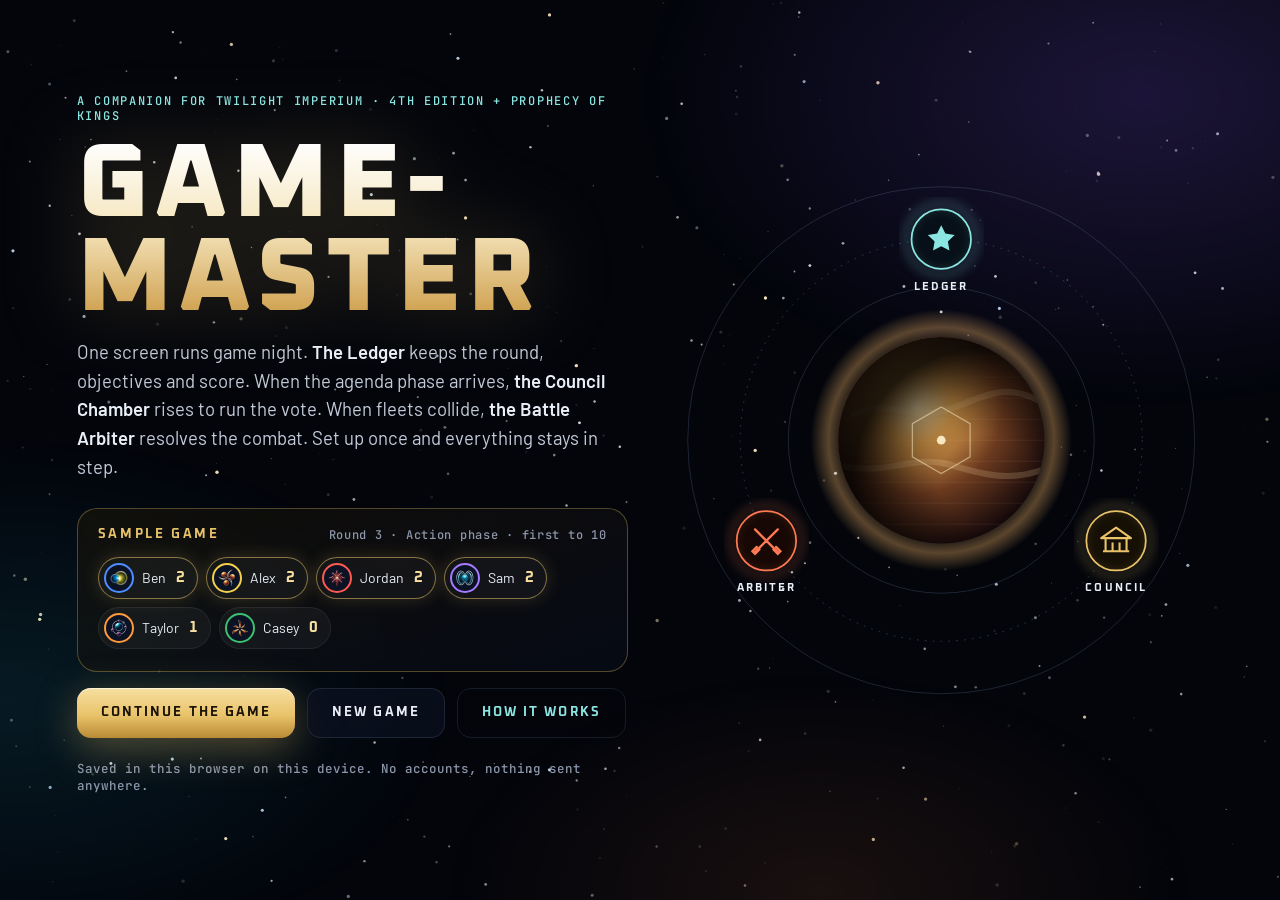
<file: index.html>
<!DOCTYPE html>
<html lang="en">
<head>
<meta charset="utf-8">
<meta name="viewport" content="width=device-width, initial-scale=1, viewport-fit=cover">
<title>GameMaster · Twilight Imperium companion</title>
<link rel="stylesheet" href="shared/fonts/fonts.css">
<meta name="description" content="Free fan-made companion for Twilight Imperium 4 + Prophecy of Kings: objectives and rounds, agenda phase, and combat in one place.">
<meta name="theme-color" content="#05070d">
<link rel="manifest" href="manifest.webmanifest">
<link rel="apple-touch-icon" href="assets/icons/apple-touch-icon.png">
<meta name="apple-mobile-web-app-capable" content="yes">
<meta name="apple-mobile-web-app-status-bar-style" content="black-translucent">
<link rel="icon" href="data:image/svg+xml,%3Csvg xmlns='http://www.w3.org/2000/svg' viewBox='0 0 40 40'%3E%3Cpolygon points='20,2 36,11 36,29 20,38 4,29 4,11' fill='%230b1020' stroke='%23e8c36a' stroke-width='2.5'/%3E%3Cpath d='M20 11l2.6 5.6 6 .7-4.5 4.1 1.3 6L20 24.5l-5.4 2.9 1.3-6-4.5-4.1 6-.7z' fill='%23e8c36a'/%3E%3C/svg%3E">
<style>
:root{--bg:#05070d}
*{box-sizing:border-box}
html,body{margin:0;height:100%;background:var(--bg);overflow:hidden;font-family:"Barlow",system-ui,sans-serif;color:#e9eef7}
.stage{position:fixed;inset:0}
.stage>iframe{position:absolute;inset:0;width:100%;height:100%;border:0;background:var(--bg)}

/* Council and Arbiter rise over the game and sink back when done */
.scrim{position:fixed;inset:0;background:radial-gradient(120% 90% at 50% 110%,rgba(0,0,0,.2),rgba(2,3,8,.78));opacity:0;pointer-events:none;transition:opacity .45s ease}
.sheet{position:fixed;inset:0;transform:translateY(104%);transition:transform .55s cubic-bezier(.2,.8,.15,1),box-shadow .55s;will-change:transform;box-shadow:0 -30px 80px rgba(0,0,0,0)}
.sheet iframe{position:absolute;inset:0;width:100%;height:100%;border:0;background:var(--bg)}
.sheet::before{content:"";position:absolute;left:0;right:0;top:-1px;height:2px;z-index:1;pointer-events:none;
  background:linear-gradient(90deg,transparent,var(--t),transparent);opacity:0;transition:opacity .4s .2s}
.sheet[data-tool="council"]{--t:#e8c36a}.sheet[data-tool="arbiter"]{--t:#ff7a52}
/* the opening screen fades rather than slides, and sits above everything */
.sheet[data-tool="home"]{transform:none;opacity:0;visibility:hidden;transition:opacity .5s ease,visibility 0s .5s;z-index:5}
.sheet[data-tool="home"]::before{display:none}
.sheet[data-tool="home"].on{opacity:1;visibility:visible;transition:opacity .5s ease}
body.up .scrim{opacity:1}
.sheet.on{transform:none;box-shadow:0 -30px 80px rgba(0,0,0,.6)}
.sheet.on::before{opacity:1}
@media (prefers-reduced-motion:reduce){.sheet,.scrim{transition:none}}

.upd{position:fixed;left:50%;bottom:calc(16px + env(safe-area-inset-bottom,0px));transform:translateX(-50%);z-index:50;display:flex;align-items:center;gap:10px;flex-wrap:wrap;justify-content:center;
  max-width:calc(100% - 24px);padding:10px 10px 10px 18px;border-radius:18px;background:rgba(10,15,30,.96);border:1px solid rgba(232,195,106,.55);box-shadow:0 14px 40px rgba(0,0,0,.6);font-size:14px;color:#e9eef7}
.upd[hidden]{display:none}
.upd button{height:36px;padding:0 16px;border-radius:999px;border:0;background:#e8c36a;color:#1a1204;font:700 12px "Oxanium",system-ui,sans-serif;letter-spacing:.12em;text-transform:uppercase;cursor:pointer}
.upd button.ghost{background:transparent;color:#c3cad8;border:1px solid rgba(255,255,255,.18)}
.boot{position:fixed;inset:0;display:grid;place-items:center;pointer-events:none;color:#8d97ab;font:600 12px "Oxanium",system-ui,sans-serif;letter-spacing:.3em;text-transform:uppercase;transition:opacity .4s}
.boot.gone{opacity:0}

dialog{max-width:560px;width:calc(100% - 32px);border:1px solid rgba(139,230,226,.16);border-radius:18px;background:#0a0f1c;color:#e9eef7;padding:26px 26px 20px;box-shadow:0 30px 80px rgba(0,0,0,.6)}
dialog::backdrop{background:rgba(2,3,8,.7);backdrop-filter:blur(4px)}
dialog h2{margin:0 0 4px;font:700 18px "Oxanium",system-ui,sans-serif;letter-spacing:.18em;text-transform:uppercase}
dialog p{color:#c3cad8;line-height:1.55;font-size:15px} dialog a{color:#8be6e2}
dialog .fine{font-size:13px;color:#8d97ab}
dialog button{margin-top:6px;height:40px;padding:0 18px;border-radius:10px;border:1px solid rgba(139,230,226,.2);background:#111a2e;color:#e9eef7;font:600 12px "Oxanium",system-ui,sans-serif;letter-spacing:.16em;text-transform:uppercase;cursor:pointer}
</style>
</head>
<body>
<div class="stage" id="stage"></div>
<div class="scrim" id="scrim"></div>
<div class="boot" id="boot">Opening the ledger</div>

<dialog id="about">
  <h2>GameMaster</h2>
  <p>A free companion for <i>Twilight Imperium: Fourth Edition</i> and <i>Prophecy of Kings</i>. The Ledger runs the round and the score. The agenda phase brings up the Council Chamber, and combat brings up the Battle Arbiter.</p>
  <p>Your game is saved in this browser on this device. There are no accounts and nothing is sent anywhere.</p>
  <p class="fine">Fan-made and non-commercial. Not affiliated with, endorsed or sponsored by Fantasy Flight Games or Asmodee. Twilight Imperium is a trademark of Fantasy Flight Games; faction portraits © Fantasy Flight Games. Unit art rendered from <a href="https://www.thingiverse.com/thing:4191414" target="_blank" rel="noopener">Twilight Imperium 4 ship models</a> by Saunick, CC BY.</p>
  <p class="fine" id="ver"></p>
  <form method="dialog"><button>Close</button></form>
</dialog>
<div class="upd" id="upd" hidden><span>A new version of GameMaster is ready. Your game is saved; updating takes a second.</span><button id="updNow">Update now</button><button id="updLater" class="ghost">Later</button></div>

<script src="shared/version.js"></script>
<script src="shared/factions.js"></script>
<script src="shared/bus.js"></script>
<script src="shared/table.js"></script>
<script>
window.TI4_SHELL = true;
(function () {
  const stage = document.getElementById('stage'), sheets = {};
  let current = 'ledger';

  /* the game itself is always underneath */
  const base = document.createElement('iframe');
  base.src = 'ledger/'; base.title = 'Ledger'; base.setAttribute('allow', 'clipboard-write');
  base.addEventListener('load', () => document.getElementById('boot').classList.add('gone'));
  stage.appendChild(base);

  function sheet(tool) {
    if (!sheets[tool]) {
      const el = document.createElement('div'); el.className = 'sheet'; el.dataset.tool = tool;
      const f = document.createElement('iframe'); f.src = tool + '/'; f.title = { council: 'Council Chamber', arbiter: 'Battle Arbiter', home: 'GameMaster' }[tool];
      f.setAttribute('allow', 'clipboard-write');
      el.appendChild(f); document.body.appendChild(el); sheets[tool] = el;
      el.getBoundingClientRect();           // let the first slide-in animate
    }
    return sheets[tool];
  }
  /* history: opening screen (0) → game (1) → Council/Arbiter (2). Going deeper adds a history entry,
     coming back out uses the browser's own Back, so the phone's Back button and the on-screen buttons agree. */
  const LV = t => t === 'home' ? 0 : t === 'ledger' ? 1 : 2;
  const urlOf = t => t === 'home' ? location.pathname + location.search : '#' + (t === 'ledger' ? 'game' : t);
  const fromHash = () => { const h = location.hash.slice(1); return h === 'council' || h === 'arbiter' ? h : h === 'game' ? 'ledger' : 'home'; };
  function show(tool, nav) {             // nav: undefined = normal, 'pop' = from the Back button, false = no history change
    if (tool !== 'council' && tool !== 'arbiter' && tool !== 'home') tool = 'ledger';
    if (tool === current) return;
    const st = history.state || {};
    if (nav === undefined && LV(tool) < LV(current) && st.gm === current && st.d > 0) {
      back = tool; history.back(); return;      // the popstate handler finishes the move
    }
    const from = current;
    current = tool;
    for (const t in sheets) if (t !== tool) sheets[t].classList.remove('on');
    if (tool !== 'ledger') { const el = sheet(tool); requestAnimationFrame(() => requestAnimationFrame(() => el.classList.add('on'))); }
    document.body.classList.toggle('up', tool === 'council' || tool === 'arbiter');
    if (nav === undefined) {
      if (LV(tool) > LV(from)) history.pushState({ gm: tool, d: (st.d || 0) + 1 }, '', urlOf(tool));
      else history.replaceState({ gm: tool, d: st.d || 0 }, '', urlOf(tool));
    }
    TI4.emit('shell:shown', { tool });
    try { (tool === 'ledger' ? base : sheet(tool).firstChild).contentWindow.focus(); } catch (e) {}
  }
  TI4.on('shell:open', m => show(m.tool));
  TI4.on('shell:about', () => document.getElementById('about').showModal());
  document.getElementById('ver').textContent = window.TI4_VERSION ? 'Version ' + window.TI4_VERSION : '';

  /* offline copy + safe updates: a new version waits until someone taps "Update now" */
  if ('serviceWorker' in navigator && location.protocol !== 'file:') {
    let updating = false, reg = null;
    const upd = document.getElementById('upd');
    const offer = () => { if (navigator.serviceWorker.controller && reg && reg.waiting) upd.hidden = false; };
    navigator.serviceWorker.register('sw.js').then(r => {
      reg = r; offer();
      r.addEventListener('updatefound', () => { const w = r.installing; if (w) w.addEventListener('statechange', () => { if (w.state === 'installed') offer(); }); });
      setInterval(() => r.update().catch(() => {}), 60 * 60 * 1000);
    }).catch(() => {});
    document.getElementById('updNow').onclick = () => { if (reg && reg.waiting) { updating = true; reg.waiting.postMessage('update-now'); } };
    document.getElementById('updLater').onclick = () => { upd.hidden = true; };
    navigator.serviceWorker.addEventListener('controllerchange', () => { if (updating) location.reload(); });
  }
  /* a loaded game: drop the Council and Arbiter so they reopen from the new data */
  TI4.on('shell:reload', () => { for (const t of ['council', 'arbiter']) if (sheets[t]) { sheets[t].remove(); delete sheets[t]; } if (current === 'council' || current === 'arbiter') { current = 'ledger'; document.body.classList.remove('up'); } });
  let back = null;
  addEventListener('popstate', e => {
    const t = (e.state && e.state.gm) || fromHash();
    show(t, 'pop');
    if (back && back !== current && LV(back) < LV(current)) { const want = back; back = null; show(want); } else back = null;
  });

  /* arrive on the opening screen; #game, #council or #arbiter open straight into play */
  const h = location.hash.slice(1);
  if (h === 'council' || h === 'arbiter') { history.replaceState({ gm: 'ledger', d: 0 }, '', '#game'); setTimeout(() => show(h), 300); }
  else if (h === 'game') history.replaceState({ gm: 'ledger', d: 0 }, '', '#game');
  else { show('home', false); history.replaceState({ gm: 'home', d: 0 }, '', urlOf('home')); }
  document.getElementById('boot').classList.add('gone');
})();
</script>
</body>
</html>
</file>
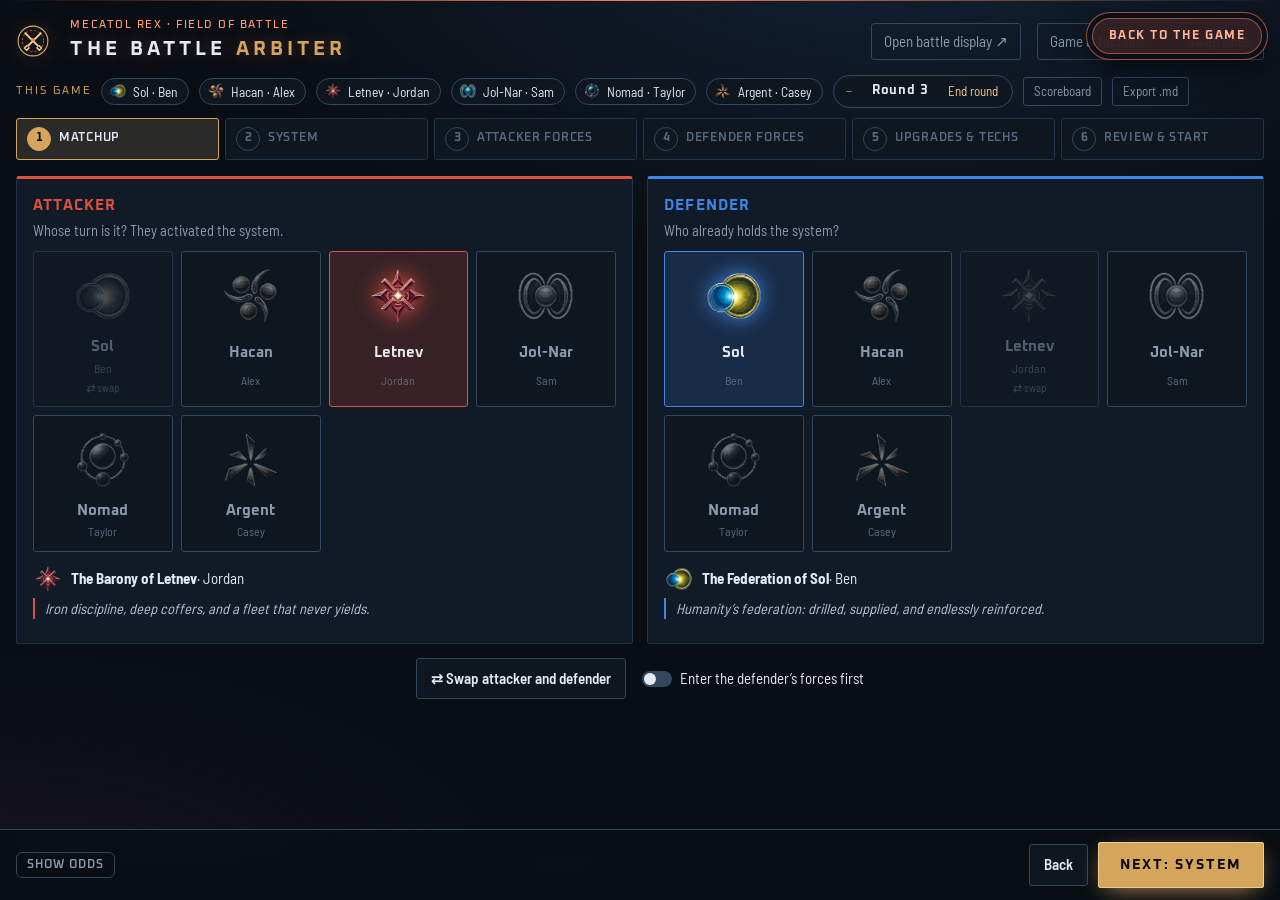
<file: arbiter/index.html>
<!doctype html><html><head><meta charset=utf8><meta name=viewport content="width=device-width,initial-scale=1,viewport-fit=cover"><style>:root{color-scheme:light;box-sizing:border-box;padding-top:env(safe-area-inset-top,0px);padding-bottom:env(safe-area-inset-bottom,0px)}html{scroll-padding-top:env(safe-area-inset-top,0px)}body{margin:0;padding:0;font:14px -apple-system,BlinkMacSystemFont,sans-serif;background:#fff;color:#000}img{max-width:100%}[hidden]:not([hidden=until-found i]){display:none!important}.bysc{display:grid;gap:8px;margin-top:6px}.byscrow{display:flex;align-items:center;justify-content:space-between;gap:12px}.byscrow small{display:block;opacity:.7;font-size:.85em}.byscctl{display:flex;align-items:center;gap:10px}.byscctl b{min-width:1.4em;text-align:center}#gmPill{position:fixed;left:50%;top:12px;transform:translateX(-50%);z-index:999;display:flex;align-items:center;gap:12px;max-width:calc(100% - 24px);
  padding:8px 8px 8px 16px;border-radius:999px;background:rgba(10,14,26,.94);border:1px solid rgba(255,122,82,.6);box-shadow:0 10px 30px rgba(0,0,0,.5);color:#e9eef7;font:500 14px/1.3 Barlow,system-ui,sans-serif}
#gmPill button{flex:none;height:36px;padding:0 16px;border-radius:999px;border:0;background:#ff7a52;color:#160805;font:700 12px Oxanium,system-ui,sans-serif;letter-spacing:.12em;text-transform:uppercase;cursor:pointer}
#gmPill.done{border-color:#8be6e2}#gmPill.done button{background:#8be6e2;color:#04121a;animation:gmp 1.4s ease-in-out infinite}
@keyframes gmp{50%{box-shadow:0 0 0 6px rgba(139,230,226,.25)}}
#gmPill span{min-width:0}
#gmPill.bare{padding:5px;left:auto;right:12px;transform:none}#gmPill.bare span{display:none}#gmPill.bare button{background:rgba(255,122,82,.16);color:#ffb39b;border:1px solid rgba(255,122,82,.55)}
@media (max-width:700px){#gmPill:not(.bare){top:0;bottom:auto;left:0;right:0;transform:none;max-width:none;border-radius:0 0 16px 16px;padding:8px 8px 8px 14px;font-size:13px;border-top:0}
  #gmPill span{flex:1;white-space:nowrap;overflow:hidden;text-overflow:ellipsis}#gmPill button{height:34px;padding:0 12px;font-size:11px}#gmPill.bare{top:8px;right:8px}#gmPill.bare button{font-size:0;padding:0 14px}#gmPill.bare button::before{content:'\2190  Game';font-size:11px;letter-spacing:.12em}body.in-shell header.top{padding-right:96px}}
</style></head><body>
<title>TI4 Battle Arbiter</title>
<meta name="claude:viewport-fit-sides" content="cover">
<link rel="stylesheet" href="../shared/fonts/fonts.css">
<style>
/* Layout: two-screen tool. Muster = two opposing force cards over a sticky odds bar.
   Engagement = holotable scene + dice tray on the left, rules-walkthrough console on the right (stacks on phones). */
:root{
  --bg:#090E14; --bg2:#0E1620; --plate:#111B27; --plate2:#162333; --line:#223247; --line2:#33475F;
  --fg:#E4EAF1; --dim:#8C9AAC; --faint:#5A6A7E; --brass:#D6A55C; --brass2:#F0CB8C; --ink:#05080C;
  --good:#5ED39B; --bad:#FF6A5A; --warn:#F2B35B;
  --sa:#E0503F; --sd:#3F86E8;
  --f-display:'Oxanium','Rajdhani','Segoe UI',sans-serif;
  --f-body:'Barlow Semi Condensed','Barlow','Arial Narrow',system-ui,sans-serif;
  --r:3px;
  color-scheme:dark;
}
*{box-sizing:border-box}
html,body{background:var(--bg);color:var(--fg)}
body{font-family:var(--f-body);font-size:15px;line-height:1.45;min-height:100%;
  background:radial-gradient(1200px 600px at 70% -10%,#132235 0%,transparent 60%),radial-gradient(900px 500px at 0% 110%,#1a1424 0%,transparent 60%),var(--bg);}
body::before{content:"";position:fixed;inset:0 0 auto;height:env(safe-area-inset-top,0px);z-index:10;background:var(--bg)}
button,select,input{font:inherit;color:inherit}
button{cursor:pointer}
:focus-visible{outline:2px solid var(--brass2);outline-offset:2px}
.wrap{max-width:1320px;margin:0 auto;padding-left:max(16px,env(safe-area-inset-left,0px));padding-right:max(16px,env(safe-area-inset-right,0px))}

/* header */
.top{display:flex;align-items:center;gap:16px;flex-wrap:wrap;padding-block:18px 10px}
.brand{display:flex;align-items:center;gap:clamp(14px,1.6vw,24px);flex-wrap:nowrap;min-width:0}
.brand .seal{width:clamp(34px,2.6vw,46px);aspect-ratio:1;flex:none;filter:drop-shadow(0 0 10px rgba(255,122,82,.4))}
.brand .eyebrow{font:500 11px/1.2 var(--f-display);letter-spacing:.14em;text-transform:uppercase;color:#ff9a7a;margin-bottom:4px}
.brand h1{font-family:var(--f-display);font-weight:700;font-size:clamp(18px,1.6vw,28px);letter-spacing:.2em;margin:0;text-transform:uppercase;text-shadow:0 0 18px rgba(255,140,100,.3)}
.brand h1 span{color:var(--brass)}
.brand p{margin:0;color:var(--dim);font-size:14px}
.top .grow{flex:1}
.ghost{background:transparent;border:1px solid var(--line2);border-radius:var(--r);padding:7px 12px;color:var(--dim)}
.ghost:hover{color:var(--fg);border-color:var(--brass)}

/* battlefield strip */
.field{display:flex;flex-wrap:wrap;gap:8px 18px;align-items:center;padding:10px 14px;border:1px solid var(--line);background:linear-gradient(180deg,var(--plate),var(--bg2));border-radius:var(--r);margin-bottom:14px}
.field .lbl{font-family:var(--f-display);font-size:11px;letter-spacing:.18em;text-transform:uppercase;color:var(--brass)}
.tog{display:inline-flex;align-items:center;gap:8px;cursor:pointer;user-select:none;color:var(--fg)}
.tog input{appearance:none;width:30px;height:16px;border-radius:9px;background:var(--line2);position:relative;transition:background .15s;margin:0;flex:none}
.tog input::after{content:"";position:absolute;top:2px;left:2px;width:12px;height:12px;border-radius:50%;background:var(--fg);transition:transform .15s}
.tog input:checked{background:var(--brass)}
.tog input:checked::after{transform:translateX(14px);background:var(--ink)}
.tog small{color:var(--dim)}

/* side cards */
.muster{display:grid;grid-template-columns:1fr 1fr;gap:14px;padding-bottom:120px}
@media (max-width:900px){.muster{grid-template-columns:1fr}}
.side{--c:var(--sa);border:1px solid var(--line);border-top:3px solid var(--c);background:var(--plate);border-radius:var(--r);min-width:0}
.side[data-side="D"]{--c:var(--sd)}
.side>header{display:grid;grid-template-columns:auto 1fr;gap:10px 14px;align-items:center;padding:14px;border-bottom:1px solid var(--line);background:linear-gradient(90deg,color-mix(in srgb,var(--c) 16%,transparent),transparent 70%)}
.role{font-family:var(--f-display);font-weight:700;font-size:13px;letter-spacing:.2em;text-transform:uppercase;color:var(--c)}
.facsel{width:100%;min-width:0;background:var(--bg2);border:1px solid var(--line2);border-radius:var(--r);padding:8px 10px;font-family:var(--f-display);font-weight:600;font-size:16px}
.swatches{grid-column:1/-1;display:flex;gap:6px;flex-wrap:wrap}
.sw{width:24px;height:24px;border-radius:50%;border:2px solid transparent;padding:0;background:var(--v)}
.sw[aria-pressed="true"]{border-color:var(--fg);box-shadow:0 0 0 2px var(--ink) inset}
.blk{padding:12px 14px;border-bottom:1px solid var(--line)}
.blk:last-child{border-bottom:0}
.blk h3{margin:0 0 8px;font-family:var(--f-display);font-weight:600;font-size:11px;letter-spacing:.18em;text-transform:uppercase;color:var(--dim);display:flex;justify-content:space-between;gap:8px}
.blk h3 em{font-style:normal;color:var(--faint);letter-spacing:.05em;text-transform:none;font-family:var(--f-body);font-size:12px}
.rows{display:grid;grid-template-columns:repeat(auto-fill,minmax(250px,1fr));gap:6px 14px}
.urow{display:grid;grid-template-columns:34px 1fr auto;gap:8px;align-items:center;min-width:0;padding:3px 0}
.uic{width:34px;height:26px;color:var(--c);fill:currentColor}
.un{min-width:0}
.un b{display:block;font-weight:600;font-size:15px;white-space:nowrap;overflow:hidden;text-overflow:ellipsis}
.un small{display:block;color:var(--dim);font-size:12.5px;line-height:1.25}
.stp{display:inline-flex;align-items:center;border:1px solid var(--line2);border-radius:var(--r);overflow:hidden}
.stp button{width:30px;height:30px;border:0;background:var(--bg2);font-size:17px;line-height:1}
.stp button:hover{background:var(--plate2)}
.stp output{min-width:28px;text-align:center;font-family:var(--f-display);font-weight:600;font-variant-numeric:tabular-nums}
.urow.zero .uic,.urow.zero b{opacity:.55}
.chips{display:flex;flex-wrap:wrap;gap:6px}
.chip{border:1px solid var(--line2);background:var(--bg2);border-radius:999px;padding:5px 11px;font-size:13.5px;color:var(--dim)}
.chip[aria-pressed="true"]{border-color:var(--c,var(--brass));background:color-mix(in srgb,var(--c,var(--brass)) 22%,var(--bg2));color:var(--fg)}
.chip:hover{color:var(--fg)}
.num{display:inline-flex;align-items:center;gap:8px;color:var(--fg)}
.num input{width:62px;background:var(--bg2);border:1px solid var(--line2);border-radius:var(--r);padding:5px 8px}
.rules summary{cursor:pointer;font-family:var(--f-display);font-size:11px;letter-spacing:.18em;text-transform:uppercase;color:var(--dim)}
.rules ul{margin:8px 0 0;padding-left:18px;color:var(--fg);font-size:14px}
.rules li{margin:3px 0}
.hint{color:var(--faint);font-size:12.5px;margin:6px 0 0}

/* odds bar */
.oddsbar{position:fixed;left:0;right:0;bottom:0;z-index:5;background:color-mix(in srgb,var(--bg) 92%,transparent);backdrop-filter:blur(8px);border-top:1px solid var(--line2);padding-bottom:env(safe-area-inset-bottom,0px)}
.oddsbar .wrap{display:flex;align-items:center;gap:16px;padding-block:12px;flex-wrap:wrap}
.tug{flex:1;min-width:240px}
.oddsbar .oddstog-setup{margin-left:0;align-self:center}
.oddsbar.noodds .wnav{flex:1}
.advpeek{margin:4px 0 10px}
.tug .labels{display:flex;justify-content:space-between;font-family:var(--f-display);font-size:13px;font-weight:600;margin-bottom:5px;font-variant-numeric:tabular-nums;gap:10px}
.tug .labels .a{color:var(--sa)} .tug .labels .d{color:var(--sd)} .tug .labels .m{color:var(--dim);font-weight:500}
.tug .bar{display:flex;height:10px;border-radius:2px;overflow:hidden;background:var(--line)}
.tug .bar i{display:block;transition:flex-basis .4s}
.tug .bar .a{background:var(--sa)} .tug .bar .m{background:var(--faint)} .tug .bar .d{background:var(--sd)}
.tug .sub{color:var(--dim);font-size:12.5px;margin-top:4px}
.go{font-family:var(--f-display);font-weight:700;letter-spacing:.14em;text-transform:uppercase;background:var(--brass);color:var(--ink);border:0;border-radius:var(--r);padding:13px 22px;font-size:14px;box-shadow:0 0 0 1px var(--brass2) inset,0 6px 24px -8px var(--brass)}
.go:hover{background:var(--brass2)}
.go:disabled{opacity:.4;cursor:not-allowed}

/* battle screen */
#battle{padding-bottom:30px}
.bhead{display:flex;align-items:center;gap:10px;flex-wrap:wrap;padding-block:12px}
.vs{font-family:var(--f-display);font-weight:700;font-size:18px;letter-spacing:.04em}
.vs .a{color:var(--sa)} .vs .d{color:var(--sd)} .vs i{color:var(--faint);font-style:normal;margin:0 8px;font-size:13px}
.rail{display:flex;gap:4px;flex-wrap:wrap;margin-bottom:10px}
.rail span{font-family:var(--f-display);font-size:11px;font-weight:600;letter-spacing:.12em;text-transform:uppercase;padding:6px 10px;border:1px solid var(--line);color:var(--faint);border-radius:var(--r);background:var(--bg2)}
.rail span.done{color:var(--dim);border-color:var(--line2)}
.rail span.on{color:var(--ink);background:var(--brass);border-color:var(--brass)}
.rail span.skip{opacity:.35;text-decoration:line-through}
.stage{display:grid;grid-template-columns:minmax(0,1fr) 380px;gap:14px;align-items:start}
@media (max-width:1000px){.stage{grid-template-columns:minmax(0,1fr)}}
.table{border:1px solid var(--line2);border-radius:var(--r);overflow:hidden;background:#060A10;min-width:0}
.scene{display:block;width:100%;height:auto;max-width:100%}
.tray{border-top:1px solid var(--line);padding:10px 12px;display:grid;gap:10px;background:radial-gradient(120% 140% at 50% 0%,#14202B 0%,#0A1017 70%);min-height:96px}
.lane{display:grid;gap:6px;min-width:0;padding:8px 10px 10px;border:1px solid var(--line);border-left:3px solid var(--c);border-radius:var(--r);background:rgba(4,8,12,.45)}
.lhead{display:flex;align-items:center;gap:12px;min-width:0}
.lane .who{flex:1;min-width:0;font-family:var(--f-display);font-weight:700;font-size:13px;letter-spacing:.12em;text-transform:uppercase;color:var(--c)}
.lane .who small{display:block;color:var(--dim);font-weight:500;letter-spacing:.04em;text-transform:none;font-family:var(--f-body);font-size:12.5px}
.lane .total{font-family:var(--f-display);font-weight:700;font-size:24px;line-height:1;color:var(--c);min-width:56px;text-align:right;font-variant-numeric:tabular-nums}
.lane .total small{display:block;font-size:10px;letter-spacing:.16em;color:var(--dim);font-weight:600;margin-top:3px}
.rollbtn{font-family:var(--f-display);font-weight:700;letter-spacing:.14em;text-transform:uppercase;font-size:14px;padding:10px 22px;border-radius:var(--r);border:1px solid var(--c);color:var(--ink);background:var(--c);box-shadow:0 0 18px -4px var(--c);animation:ready 1.4s ease-in-out infinite}
.rollbtn:hover{filter:brightness(1.12)}
@keyframes ready{50%{box-shadow:0 0 4px -2px var(--c)}}
.groups{display:flex;flex-wrap:wrap;gap:8px 18px;min-width:0}
.grp{display:flex;flex-direction:column;gap:4px}
.grp .gl{font-size:12px;color:var(--dim);white-space:nowrap}
.grp .gl b{color:var(--fg);font-weight:600}
.dice{display:flex;gap:6px;flex-wrap:wrap}
.die{width:38px;height:42px;position:relative;will-change:transform}
@media (max-width:600px){.die{width:32px;height:36px}}
.die svg{width:100%;height:100%;overflow:visible;filter:drop-shadow(0 3px 2px rgba(0,0,0,.55))}
.die .f0{fill:#33445A}.die .f1{fill:#222F3E}.die .f2{fill:#18212C}
.die .edge{fill:none;stroke:#5A728E;stroke-width:1;stroke-linejoin:round}
.die .sheen{fill:none;stroke:rgba(255,255,255,.22);stroke-width:1.4;stroke-linecap:round}
.die text{font-family:var(--f-display);font-weight:700;font-size:12.5px;fill:#C8D3DF;text-anchor:middle;dominant-baseline:central}
.die.blank text{fill:#7F90A4}
.die.miss{opacity:.62}
.die.hit .f0{fill:var(--c)}.die.hit .f1{fill:color-mix(in srgb,var(--c) 70%,#000)}.die.hit .f2{fill:color-mix(in srgb,var(--c) 52%,#000)}
.die.hit .edge{stroke:#fff;stroke-opacity:.8}
.die.hit text{fill:var(--ink)}
.die.hit svg{filter:drop-shadow(0 0 7px var(--c)) drop-shadow(0 3px 2px rgba(0,0,0,.5))}
.die .rr{position:absolute;top:-6px;right:-8px;font-size:9px;font-family:var(--f-display);background:var(--bg);border:1px solid var(--line2);border-radius:6px;padding:0 3px;color:var(--faint);text-decoration:line-through}
.die .x{position:absolute;bottom:-5px;right:-6px;font-size:9px;font-family:var(--f-display);font-weight:700;background:var(--brass);color:var(--ink);border-radius:6px;padding:0 3px}
.lane.empty .groups{color:var(--faint);font-size:13px}

/* console */
.console{border:1px solid var(--line2);border-radius:var(--r);background:var(--plate);display:flex;flex-direction:column;min-width:0}
@media (min-width:1001px){.console{position:sticky;top:calc(env(safe-area-inset-top,0px) + 10px);max-height:calc(100vh - 20px)}}
.step{padding:16px;border-bottom:1px solid var(--line)}
.step .ph{font-family:var(--f-display);font-size:11px;letter-spacing:.2em;text-transform:uppercase;color:var(--brass)}
.step h2{font-family:var(--f-display);font-weight:700;font-size:21px;margin:4px 0 6px;text-wrap:balance}
.whochip{display:inline-block;font-size:12px;font-weight:600;padding:2px 8px;border-radius:999px;border:1px solid var(--line2);color:var(--dim);margin-bottom:8px}
.whochip.A{color:var(--sa);border-color:var(--sa)} .whochip.D{color:var(--sd);border-color:var(--sd)}
.step p{margin:0 0 10px;color:#C9D3DE;max-width:62ch}
.acts{display:flex;flex-wrap:wrap;gap:8px;margin-top:6px}
.btn{border:1px solid var(--line2);background:var(--bg2);border-radius:var(--r);padding:9px 14px;font-weight:600}
.btn:hover{border-color:var(--brass)}
.btn.pri{background:var(--brass);color:var(--ink);border-color:var(--brass);font-family:var(--f-display);letter-spacing:.08em;text-transform:uppercase;font-size:13px}
.btn.pri:hover{background:var(--brass2)}
.btn.pri:disabled{opacity:.4;cursor:not-allowed}
.btn.side{border-color:var(--c);color:var(--c)}
.seg{display:flex;flex-wrap:wrap;gap:6px;margin:6px 0 10px}
.seg button{border:1px solid var(--line2);background:var(--bg2);border-radius:var(--r);padding:7px 10px;font-size:13.5px;color:var(--dim)}
.seg button[aria-pressed="true"]{border-color:var(--brass);color:var(--fg);background:color-mix(in srgb,var(--brass) 18%,var(--bg2))}
.assign .meter{display:flex;align-items:center;gap:10px;margin:6px 0 10px;font-family:var(--f-display);font-weight:600}
.assign .meter b{font-size:26px;color:var(--warn);font-variant-numeric:tabular-nums}
.assign .rule{font-size:13px;color:var(--dim);margin:0 0 8px}
.picklist{display:flex;flex-wrap:wrap;gap:6px;margin-bottom:10px}
.pk{display:inline-flex;align-items:center;gap:6px;border:1px solid var(--line2);background:var(--bg2);border-radius:var(--r);padding:5px 8px 5px 5px;font-size:13px}
.pk svg{width:24px;height:18px;color:var(--c);fill:currentColor}
.pk:hover{border-color:var(--warn)}
.pk:disabled{opacity:.35;cursor:not-allowed}
.pk .tag{font-size:10.5px;font-family:var(--f-display);letter-spacing:.06em;color:var(--dim)}
.picked{font-size:13px;color:var(--fg);margin:0 0 10px;min-height:1.3em}
.picked .d{color:var(--bad)} .picked .s{color:var(--warn)}
.cards{padding:12px 16px;border-bottom:1px solid var(--line)}
.cards summary{cursor:pointer;font-family:var(--f-display);font-size:11px;letter-spacing:.18em;text-transform:uppercase;color:var(--dim)}
.cards .cg{display:grid;gap:8px;margin-top:10px}
.cards .cg>div{display:flex;flex-wrap:wrap;gap:6px;align-items:center}
.cards .cg span{font-family:var(--f-display);font-size:11px;font-weight:700;letter-spacing:.12em;text-transform:uppercase;width:100%;color:var(--c)}
.cards .chip{font-size:12.5px;padding:4px 9px}
.cards p{font-size:12.5px;color:var(--faint);margin:8px 0 0}
.log{padding:12px 16px;overflow:auto;min-height:120px;flex:1}
.log h4{margin:0 0 6px;font-family:var(--f-display);font-size:11px;letter-spacing:.18em;text-transform:uppercase;color:var(--dim)}
.log ol{list-style:none;margin:0;padding:0;font-size:13.5px;display:grid;gap:4px}
.log li{color:#B9C4D0;padding-left:10px;border-left:2px solid var(--line2)}
.log li.sep{border:0;padding:6px 0 0;color:var(--brass);font-family:var(--f-display);font-size:10.5px;letter-spacing:.18em;text-transform:uppercase}
.result h2{font-size:26px}
.result .win{font-family:var(--f-display);font-weight:700;font-size:13px;letter-spacing:.2em;text-transform:uppercase}
.result table{width:100%;border-collapse:collapse;font-size:13.5px;margin:6px 0 10px}
.result td,.result th{text-align:left;padding:4px 6px;border-bottom:1px solid var(--line);vertical-align:top}
.result th{font-family:var(--f-display);font-size:11px;letter-spacing:.12em;text-transform:uppercase;color:var(--dim);font-weight:600}
.result ul{padding-left:18px;margin:0 0 10px;font-size:13.5px}

/* scene tokens */
.tok{cursor:default;transition:transform .7s cubic-bezier(.4,.1,.2,1),opacity .5s}
.tok .base{fill:rgba(0,0,0,.35);stroke:currentColor;stroke-opacity:.35}
.tok .body{fill:currentColor;stroke:var(--ink);stroke-width:1.2}
.tok .dmg{display:none}
.tok.damaged .dmg{display:block}
.tok.dead{opacity:0;pointer-events:none}
.tok.elig{cursor:pointer}
.tok.elig .ring{display:block;animation:pulse 1.1s ease-in-out infinite}
.tok .ring{display:none;fill:none;stroke:var(--warn);stroke-width:2}
.tok .mark{display:none}
.tok.pk-d .mark.d,.tok.pk-s .mark.s{display:block}
.tok .lbl{font-family:var(--f-display);font-size:9px;fill:var(--dim);text-anchor:middle}
@keyframes pulse{50%{stroke-opacity:.25}}
.zone{font-family:var(--f-display);font-size:10px;letter-spacing:.2em;fill:#3E516A;text-transform:uppercase}
@media (prefers-reduced-motion:reduce){.tok{transition:none}.tok.elig .ring{animation:none}.rollbtn{animation:none}}
.sr{position:absolute;width:1px;height:1px;overflow:hidden;clip:rect(0 0 0 0)}

/* game roster */
.rosterbar{display:flex;flex-wrap:wrap;align-items:center;gap:8px 10px;margin-bottom:10px}
.rosterbar .lbl,.gblk h3{font-family:var(--f-display);font-size:11px;letter-spacing:.18em;text-transform:uppercase;color:var(--brass)}
.rchip{display:inline-flex;align-items:center;gap:6px;font-size:13.5px;padding:3px 10px 3px 7px;border:1px solid var(--line2);border-radius:999px;background:var(--bg2)}
.rchip i,.rp i{width:10px;height:10px;border-radius:50%;background:var(--v);display:inline-block;flex:none}
.roster{grid-column:1/-1;display:flex;flex-wrap:wrap;gap:6px}
.rp{display:inline-flex;align-items:center;gap:7px;border:1px solid var(--line2);background:var(--bg2);border-radius:var(--r);padding:7px 11px;font-family:var(--f-display);font-weight:600;font-size:14px;color:var(--dim)}
.rp small{font-family:var(--f-body);font-weight:500;color:var(--faint);font-size:12px}
.rp[aria-pressed="true"]{border-color:var(--v);color:var(--fg);background:color-mix(in srgb,var(--v) 22%,var(--bg2))}
.rp[aria-pressed="true"] small{color:var(--dim)}
.facname{font-family:var(--f-display);font-weight:700;font-size:18px;min-width:0}
.role small{font-family:var(--f-body);letter-spacing:.02em;text-transform:none;color:var(--dim);font-weight:500;font-size:13px}
.ghost.sm{grid-column:1/-1;justify-self:start;padding:4px 10px;font-size:13px}
.gblk{border:1px solid var(--line);background:var(--plate);border-radius:var(--r);padding:14px;margin-bottom:14px}
.gblk h3{margin:0 0 12px}
.ftiles{display:grid;grid-template-columns:repeat(auto-fill,minmax(170px,1fr));gap:8px}
.ftile{text-align:left;border:1px solid var(--line2);border-left:4px solid var(--line2);background:var(--bg2);border-radius:var(--r);padding:9px 11px;min-width:0}
.ftile b{display:block;font-family:var(--f-display);font-weight:600;font-size:14.5px;color:var(--dim)}
.ftile small{color:var(--faint);font-size:12px}
.ftile[aria-pressed="true"]{border-color:var(--v);background:color-mix(in srgb,var(--v) 18%,var(--bg2))}
.ftile[aria-pressed="true"] b{color:var(--fg)}
.prow{display:grid;grid-template-columns:12px minmax(140px,220px) minmax(140px,220px) auto 1fr;gap:10px 14px;align-items:center;padding:8px 0;border-bottom:1px solid var(--line)}
.prow:last-child{border-bottom:0}
@media (max-width:760px){.prow{grid-template-columns:12px 1fr}.prow input,.prow .swatches,.prow .hint{grid-column:2}}
.prow .swatches{grid-column:auto}
@media (max-width:760px){.prow .swatches{grid-column:2}}
.pdot{width:12px;height:12px;border-radius:50%;background:var(--v)}
.prow input{background:var(--bg2);border:1px solid var(--line2);border-radius:var(--r);padding:7px 9px;min-width:0;width:100%}
.hist{margin:0;padding-left:20px;display:grid;gap:4px;font-size:14px}
.btn.pri.timer{background:linear-gradient(90deg,var(--brass2) 50%,var(--brass) 50%) right/200% 100% no-repeat;animation:timer var(--t,1500ms) linear forwards}
@keyframes timer{to{background-position:left}}

/* undo */
.undobar{display:flex;align-items:center;gap:10px;padding:10px 16px;border-bottom:1px solid var(--line);background:var(--bg2);border-radius:var(--r) var(--r) 0 0}
.undo{font-family:var(--f-display);font-weight:700;letter-spacing:.08em;text-transform:uppercase;font-size:13px;border:1px solid var(--warn);color:var(--warn);background:transparent;border-radius:var(--r);padding:8px 14px;flex:none}
.undo:hover:not(:disabled){background:color-mix(in srgb,var(--warn) 16%,transparent)}
.undo:disabled{opacity:.35;cursor:not-allowed;border-color:var(--line2);color:var(--dim)}
#undo-what{font-size:13px;color:var(--dim);min-width:0;overflow:hidden;text-overflow:ellipsis;white-space:nowrap}
@media (max-width:1000px){.undobar{position:sticky;top:env(safe-area-inset-top,0px);z-index:4}}

/* big dice */
.tray{padding:14px 16px;gap:14px}
.lane{padding:12px 14px 16px;gap:10px}
.lane .who{font-size:16px}
.lane .who small{font-size:14px}
.lane .total{font-size:44px;min-width:80px}
.rollbtn{font-size:18px;padding:14px 34px}
.groups{gap:14px 30px}
.grp .gl{font-size:15px}
.dice{gap:10px}
.die text{font-size:13.5px}
.die .x,.die .rr{font-size:13px;padding:1px 5px;border-radius:8px}


/* ability explanations */
.grp .gl .why{display:inline-block;margin-left:6px;font-size:13px;color:var(--warn);font-weight:600}
.table{position:relative}
.unitinfo{position:absolute;top:10px;right:10px;z-index:3;width:min(340px,calc(100% - 20px));max-height:calc(100% - 20px);overflow:auto;background:color-mix(in srgb,var(--plate) 96%,transparent);border:1px solid var(--line2);border-top:3px solid var(--c);border-radius:var(--r);padding:12px 14px;box-shadow:0 12px 36px -12px #000}
.unitinfo .x{position:absolute;top:6px;right:8px;border:0;background:transparent;color:var(--dim);font-size:22px;line-height:1;padding:4px}
.unitinfo .ih{display:flex;gap:10px;align-items:center;margin-bottom:6px;padding-right:22px}
.unitinfo .ih svg{width:46px;height:32px;color:var(--c);fill:currentColor;flex:none}
.unitinfo .ih b{display:block;font-family:var(--f-display);font-size:17px}
.unitinfo .ih small{color:var(--dim);font-size:13px}
.unitinfo .now{margin:4px 0 8px;font-weight:600;color:var(--warn);font-size:14px}
.unitinfo ul{margin:0;padding-left:18px;font-size:14px;display:grid;gap:5px;color:#C9D3DE}
.forces{padding:12px 16px;border-bottom:1px solid var(--line)}
.forces summary{cursor:pointer;font-family:var(--f-display);font-size:11px;letter-spacing:.18em;text-transform:uppercase;color:var(--dim)}
.forces summary small{letter-spacing:.02em;text-transform:none;font-family:var(--f-body);color:var(--faint);font-size:12px;margin-left:6px}
#forces-body{display:grid;gap:12px;margin-top:10px;max-height:46vh;overflow:auto}
.fside h5{margin:0 0 4px;font-family:var(--f-display);font-size:13px;letter-spacing:.12em;text-transform:uppercase;color:var(--c)}
.fside h5 small{color:var(--faint);letter-spacing:.04em;text-transform:none;font-family:var(--f-body);font-weight:500}
.frow{display:grid;grid-template-columns:30px 1fr auto;gap:8px;align-items:start;width:100%;text-align:left;border:0;border-bottom:1px solid var(--line);background:transparent;padding:6px 0}
.frow:hover{background:var(--bg2)}
.frow svg{width:30px;height:22px;color:var(--c);fill:currentColor;margin-top:2px}
.frow .fn b{font-weight:600;font-size:14px}
.frow .fn em{font-style:normal;color:var(--warn);font-size:12.5px}
.frow .fn small{color:var(--faint);font-size:12px;margin-left:4px}
.frow .ft{display:block;color:var(--dim);font-size:12.5px;line-height:1.35}
.frow .fi{color:var(--faint);font-size:14px}
.frow.lost{opacity:.45}
.frules{margin:6px 0 0;padding-left:18px;font-size:12.5px;color:var(--dim);display:grid;gap:3px}

/* side-by-side dice */
.die{width:var(--ds,96px);height:calc(var(--ds,96px)*1.1)}
.die text{font-size:14px}
.tray.two{grid-template-columns:repeat(2,minmax(0,1fr));align-items:start}
.lane{--ds:96px;align-content:start}
.lhead{display:grid;grid-template-columns:minmax(0,1fr) auto;gap:8px 10px;align-items:center}
.rollbtn{grid-column:1/-1;width:100%;font-size:20px;padding:16px 10px}
.groups{gap:10px 18px}
.grp .gl{white-space:normal;font-size:14px;line-height:1.3}
.lane .total{font-size:40px}
@media (max-width:600px){.tray{padding:10px 8px;gap:8px}.lane{padding:8px 8px 10px}.lane .who{font-size:13px}.lane .who small{font-size:12px}.lane .total{font-size:28px;min-width:40px}.rollbtn{font-size:16px;padding:12px 6px}.grp .gl{font-size:12px}.grp .gl .why{font-size:11.5px;margin-left:0}}
.scene{max-height:calc(100vh - 440px);min-height:220px;background:#060A10}

/* compact dice labels */
.groups{gap:8px 16px;align-items:flex-end}
.grp{gap:3px;min-width:0;max-width:100%}
.grp .gl{white-space:nowrap;overflow:hidden;text-overflow:ellipsis;font-size:13.5px;max-width:100%;cursor:help}
.grp .gl .need{font-family:var(--f-display);font-weight:700;color:var(--fg);background:rgba(255,255,255,.08);border-radius:3px;padding:0 5px;margin-left:2px}
.grp .gl .modb{font-family:var(--f-display);font-weight:700;font-size:11.5px;color:var(--ink);background:var(--warn);border-radius:3px;padding:0 4px;margin-left:4px}
.grp .gl .modb.neg{background:var(--bad)}
.dice{gap:6px}
.lane .lhead{gap:4px 10px}
.lane .total{font-size:34px}
@media (max-width:600px){.grp .gl{font-size:11.5px}.lane .total{font-size:26px}}

/* living battle */
.mv{will-change:transform}
.calmbtn{position:absolute;left:10px;top:10px;z-index:2;font-family:var(--f-display);font-size:11px;font-weight:600;letter-spacing:.12em;text-transform:uppercase;background:rgba(6,10,16,.75);color:var(--dim);border:1px solid var(--line2);border-radius:var(--r);padding:6px 10px}
.calmbtn[aria-pressed="true"]{color:var(--ink);background:var(--brass);border-color:var(--brass)}
@media (hover:hover){.calmbtn{opacity:.75}.calmbtn:hover{opacity:1}}


.credit{color:var(--faint);font-size:12px;margin:0 0 120px}
.muster{padding-bottom:18px}
.credit a{color:var(--dim)}
.tok image.body{filter-quality:high}
.uic image,.pk image,.frow image{image-rendering:auto}

/* setup unit details + flavor */
.ulink{background:transparent;border:0;padding:0;text-align:left;color:inherit;cursor:pointer;min-width:0}
.ulink:hover b{color:var(--brass2)}
.urow .ulink .uic{display:block}
.sheet{position:fixed;inset:0;z-index:30;background:rgba(3,6,10,.62);display:grid;place-items:center;padding:max(16px,env(safe-area-inset-left,0px))}
.sheet .card{position:relative;inset:auto;max-height:min(80vh,620px);width:min(440px,100%)}
.flav{font-style:italic;color:#B9C6D6;margin:4px 0 8px;font-size:14.5px;border-left:2px solid var(--c,var(--brass));padding-left:10px}
.unitinfo .stats{margin:0 0 8px;color:var(--fg);font-weight:600;font-size:14px}
.tagline{display:block;font-family:var(--f-body);font-weight:400;font-style:italic;font-size:13.5px;color:var(--dim);margin-top:2px}
.ftile em{display:block;font-size:12px;color:var(--faint);margin-top:4px;line-height:1.3}
.ftile[aria-pressed="true"] em{color:var(--dim)}
.result .flav{margin:-2px 0 10px}
[hidden]{display:none!important}

/* system features */
.whgroup{display:inline-flex;align-items:center;gap:8px}
.wsel{background:var(--bg2);border:1px solid var(--line2);border-radius:var(--r);padding:4px 8px;font-size:13.5px}
.wsel:disabled{opacity:.4}
.nebula{animation:nebdrift 38s ease-in-out infinite alternate;mix-blend-mode:screen}
.nebula.n2{animation-duration:52s;animation-direction:alternate-reverse}
@keyframes nebdrift{from{transform:translate(-14px,-6px)}to{transform:translate(14px,8px)}}
.wh-spin{animation:whspin 9s linear infinite;transform-box:fill-box;transform-origin:center}
.wh-spin2{animation:whspin 5s linear infinite reverse;transform-box:fill-box;transform-origin:center}
@keyframes whspin{to{transform:rotate(-360deg)}}
.wh-glow{animation:whpulse 3.2s ease-in-out infinite}
@keyframes whpulse{50%{opacity:.7}}
.wh-letter{font-family:var(--f-display);font-weight:700;font-size:24px}
.zone.feat{fill:#8FA3BD;letter-spacing:.14em}
@media (prefers-reduced-motion:reduce){.nebula,.wh-spin,.wh-spin2,.wh-glow{animation:none}}

/* ===== guided setup ===== */
.wsteps{display:grid;grid-template-columns:repeat(6,minmax(0,1fr));gap:6px;margin:4px 0 16px}
.ws{display:flex;align-items:center;gap:8px;border:1px solid var(--line);background:var(--bg2);border-radius:var(--r);padding:8px 10px;color:var(--faint);text-align:left;min-width:0}
.ws .wn{flex:none;width:24px;height:24px;border-radius:50%;display:grid;place-items:center;border:1px solid var(--line2);font-family:var(--f-display);font-weight:700;font-size:12px}
.ws .wl{font-family:var(--f-display);font-weight:600;font-size:12px;letter-spacing:.06em;text-transform:uppercase;white-space:nowrap;overflow:hidden;text-overflow:ellipsis}
.ws.done{color:var(--dim)} .ws.done .wn{background:var(--good);border-color:var(--good);color:var(--ink)}
.ws.on{color:var(--fg);border-color:var(--brass);background:color-mix(in srgb,var(--brass) 14%,var(--bg2))} .ws.on .wn{background:var(--brass);border-color:var(--brass);color:var(--ink)}
@media (max-width:820px){.wsteps{grid-template-columns:repeat(6,1fr)}.ws{justify-content:center;padding:8px 4px}.ws .wl{display:none}.ws.on .wl{display:none}}
.wizbody{padding-bottom:130px}
.wgrid{display:grid;gap:14px}
.wgrid.two{grid-template-columns:repeat(2,minmax(0,1fr))}
.wgrid.three{grid-template-columns:repeat(3,minmax(0,1fr))}
@media (max-width:900px){.wgrid.two,.wgrid.three{grid-template-columns:minmax(0,1fr)}}
.wcard{border:1px solid var(--line);background:var(--plate);border-radius:var(--r);padding:16px;min-width:0}
.wcard.side{border-top:3px solid var(--c,var(--sa))}
.wcard.side[data-side="D"]{--c:var(--sd)}
.wcard.wide{margin-top:14px}
.wcard h3{margin:0 0 4px;font-family:var(--f-display);font-weight:700;font-size:15px;letter-spacing:.08em;text-transform:uppercase}
.wcard h3.role{color:var(--c)}
.wcard h4{margin:16px 0 8px;font-family:var(--f-display);font-weight:600;font-size:11.5px;letter-spacing:.16em;text-transform:uppercase;color:var(--dim)}
.wcard h4 em{font-style:normal;font-family:var(--f-body);text-transform:none;letter-spacing:0;color:var(--faint);font-size:13px;margin-left:6px}
.lead{margin:0 0 10px;color:var(--dim);font-size:14.5px}
.lead.wide{margin-bottom:12px}
.whead{display:flex;justify-content:space-between;align-items:center;gap:10px}
.wrow{display:flex;justify-content:center;margin-top:14px}
.chosen{margin-top:12px;font-size:15px}
.fcards{display:grid;grid-template-columns:repeat(auto-fill,minmax(120px,1fr));gap:8px}
.fcard{display:grid;justify-items:center;gap:2px;border:1px solid var(--line2);background:var(--bg2);border-radius:var(--r);padding:10px 8px;color:var(--dim)}
.fcard svg{width:90px;height:56px;filter:saturate(.25) brightness(.8)}
.fcard b{font-family:var(--f-display);font-size:15px}
.fcard small{color:var(--faint);font-size:12px}
.fcard[aria-pressed="true"]{border-color:var(--v);background:color-mix(in srgb,var(--v) 20%,var(--bg2));color:var(--fg)}
.fcard[aria-pressed="true"] svg{filter:none}
.fcard:disabled{opacity:.3;cursor:not-allowed}
.seg.big button{font-size:15px;padding:10px 14px;font-weight:600}
.whpicks{display:flex;gap:6px;flex-wrap:wrap;margin-top:6px}
.whpick{display:inline-flex;align-items:center;gap:6px;border:1px solid var(--line2);background:var(--bg2);border-radius:999px;padding:5px 12px 5px 6px;color:var(--dim)}
.whpick span{width:24px;height:24px;border-radius:50%;display:grid;place-items:center;background:var(--w);color:#000;font-weight:700;font-family:var(--f-display)}
.whpick[aria-pressed="true"]{border-color:var(--w);color:var(--fg)}
/* unit tiles */
.tiles{display:grid;grid-template-columns:repeat(auto-fill,minmax(150px,1fr));gap:10px}
@media (max-width:520px){.tiles{grid-template-columns:repeat(2,minmax(0,1fr))}}
.ut{display:grid;gap:6px;border:1px solid var(--line);background:var(--bg2);border-radius:var(--r);padding:8px;min-width:0}
.ut.on{border-color:color-mix(in srgb,var(--c) 70%,transparent);background:color-mix(in srgb,var(--c) 10%,var(--bg2))}
.ut-art{position:relative;display:block;width:100%;aspect-ratio:3/2;border:0;border-radius:2px;background:radial-gradient(circle at 50% 60%,#1B2838,#0A1018 72%);padding:4px;max-width:100%}
.ut-art svg{width:100%;height:100%}
.ut:not(.on) .ut-art svg{opacity:.55;filter:saturate(.4)}
.ut-art .cnt{position:absolute;right:6px;bottom:4px;font-family:var(--f-display);font-weight:700;font-size:28px;line-height:1;color:var(--fg);text-shadow:0 2px 6px #000}
.ut:not(.on) .ut-art .cnt{color:var(--faint)}
.ut-art .hit{position:absolute;left:6px;top:5px;font-family:var(--f-display);font-weight:700;font-size:13px;background:rgba(0,0,0,.6);border:1px solid var(--line2);border-radius:3px;padding:1px 5px;color:var(--fg)}
.ut-art .hit small{font-size:10.5px;color:var(--dim);margin-left:1px}
.ut-name{display:flex;align-items:center;justify-content:space-between;gap:6px;min-width:0}
.ut-name b{font-size:14px;font-weight:600;white-space:nowrap;overflow:hidden;text-overflow:ellipsis}
.ut-i{flex:none;width:22px;height:22px;border-radius:50%;border:1px solid var(--line2);background:transparent;color:var(--dim);font-family:Georgia,serif;font-style:italic;font-weight:700;font-size:13px;line-height:1;padding:0}
.ut-i:hover{color:var(--fg);border-color:var(--brass)}
.ut-bad{display:flex;flex-wrap:wrap;gap:4px;min-height:18px}
.ut-bad i{font-style:normal;font-family:var(--f-display);font-size:9.5px;font-weight:600;letter-spacing:.06em;color:var(--dim);border:1px solid var(--line2);border-radius:3px;padding:1px 4px}
.ut-ctl{display:grid;grid-template-columns:1fr 1fr;gap:6px}
.ut-ctl button{height:34px;border:1px solid var(--line2);background:var(--plate);border-radius:var(--r);font-size:20px;line-height:1}
.ut-ctl button:hover{border-color:var(--c)}
.capbar{display:flex;align-items:center;flex-wrap:wrap;gap:6px 10px;margin:12px 0 0;font-size:13.5px;color:var(--dim)}
.capbar .cb{flex:1;min-width:120px;height:8px;background:var(--line);border-radius:4px;overflow:hidden}
.capbar .cb i{display:block;height:100%;background:var(--good)}
.capbar.over .cb i{background:var(--bad)}
.capbar b{color:var(--fg);font-variant-numeric:tabular-nums}
.capbar em{font-style:normal;color:var(--bad);width:100%}
.more{margin-top:14px}
.more summary{cursor:pointer;color:var(--dim);font-size:13.5px}
/* tech step */
.upchips{display:grid;grid-template-columns:repeat(auto-fill,minmax(150px,1fr));gap:8px}
.upchip{display:flex;align-items:center;gap:8px;border:1px solid var(--line2);background:var(--bg2);border-radius:var(--r);padding:6px 10px 6px 6px;text-align:left;color:var(--dim);min-width:0}
.upchip svg{width:48px;height:32px;flex:none;opacity:.5}
.upchip span{font-size:13.5px;font-weight:600;min-width:0}
.upchip.on{border-color:var(--c);background:color-mix(in srgb,var(--c) 18%,var(--bg2));color:var(--fg)}
.upchip.on svg{opacity:1}
.upchip.on span::before{content:"✓ ";color:var(--good)}
/* review */
.rvrow{display:flex;flex-wrap:wrap;align-items:center;gap:8px;margin-top:10px}
.rvl{font-family:var(--f-display);font-size:10.5px;letter-spacing:.16em;text-transform:uppercase;color:var(--faint);width:72px}
.rv{position:relative;display:inline-grid;place-items:center;width:78px;height:54px;border:1px solid var(--line);border-radius:var(--r);background:var(--bg2)}
.rv svg{width:70px;height:46px}
.rv b{position:absolute;right:3px;bottom:0;font-family:var(--f-display);font-size:17px;text-shadow:0 1px 4px #000}
.check{list-style:none;margin:8px 0 0;padding:0;display:grid;gap:8px}
.check li{display:grid;grid-template-columns:26px 1fr auto;gap:10px;align-items:center;padding:8px 10px;border:1px solid var(--line);border-radius:var(--r);background:var(--bg2)}
.check li>span{width:22px;height:22px;border-radius:50%;display:grid;place-items:center;font-family:var(--f-display);font-weight:700;font-size:12px;color:var(--ink)}
.check li p{margin:0;font-size:14px;min-width:0}
.check li.ok>span{background:var(--good)} .check li.warn>span{background:var(--bad)} .check li.info>span{background:var(--line2);color:var(--fg)} .check li.check>span{background:var(--warn)}
.check li.warn{border-color:color-mix(in srgb,var(--bad) 60%,transparent)}
.settings summary{font-family:var(--f-display);font-size:11px;letter-spacing:.18em;text-transform:uppercase}
.wnav{display:flex;align-items:center;gap:10px;flex-wrap:wrap;justify-content:flex-end}
.whint{color:var(--warn);font-size:13px;max-width:260px}
@media (max-width:600px){.oddsbar .wrap{gap:8px}.wnav{width:100%}.wnav .go{flex:1}.whint{width:100%;max-width:none}}
.check .ghost.sm,.whead .ghost.sm{grid-column:auto;justify-self:end}

/* tech colors (match the physical cards) */
:root{--t-blue:#3E8EE8;--t-green:#3FB35E;--t-yellow:#E3C13A;--t-red:#E0503F;--t-white:#D9DEE5}
[data-col="blue"]{--tc:var(--t-blue)} [data-col="green"]{--tc:var(--t-green)} [data-col="yellow"]{--tc:var(--t-yellow)} [data-col="red"]{--tc:var(--t-red)} [data-col="white"]{--tc:var(--t-white)}
.tchip{display:inline-flex;align-items:center;gap:7px;border:1px solid color-mix(in srgb,var(--tc) 55%,var(--line2));border-left:4px solid var(--tc);background:color-mix(in srgb,var(--tc) 8%,var(--bg2));border-radius:var(--r);padding:6px 11px 6px 8px;font-size:13.5px;color:var(--dim)}
.tchip .tdot{width:10px;height:10px;border-radius:50%;background:var(--tc);flex:none;opacity:.6}
.tchip:hover{color:var(--fg)}
.tchip[aria-pressed="true"]{background:color-mix(in srgb,var(--tc) 30%,var(--bg2));border-color:var(--tc);color:var(--fg);font-weight:600}
.tchip[aria-pressed="true"] .tdot{opacity:1;box-shadow:0 0 0 2px color-mix(in srgb,var(--tc) 35%,transparent)}
.tchip[aria-pressed="true"]::after{content:"✓";color:var(--tc);font-weight:700;margin-left:2px}
.upchip{border-left:4px solid var(--t-white)}
.upchip.on{border-left-color:var(--t-white)}
.pips{display:flex;gap:3px;margin-top:4px}
.pips i{width:9px;height:9px;border-radius:50%;background:var(--tc);display:block}
.upchip span{display:flex;flex-direction:column}
.upchip.on span::before{content:none}
.upchip.on span{color:var(--fg)}
.upchip.on{box-shadow:inset 0 0 0 1px var(--t-white)}
.techlegend{display:flex;flex-wrap:wrap;gap:6px 14px;margin:0 0 8px;font-size:12.5px;color:var(--faint)}
.techlegend span{display:inline-flex;align-items:center;gap:5px}
.techlegend i{width:10px;height:10px;border-radius:50%;background:var(--tc);display:block}

/* leaders & promissory notes */
.ldchips{display:grid;grid-template-columns:repeat(auto-fill,minmax(220px,1fr));gap:8px}
.ldchip{display:grid;gap:2px;text-align:left;border:1px solid var(--line2);border-left:4px solid var(--line2);background:var(--bg2);border-radius:var(--r);padding:8px 10px;color:var(--dim)}
.ldchip .ldk{font-family:var(--f-display);font-size:10px;font-weight:700;letter-spacing:.14em;text-transform:uppercase;color:var(--faint)}
.ldchip b{font-size:14px;color:var(--fg);font-weight:600}
.ldchip small{font-size:12.5px;line-height:1.35}
.ldchip[aria-pressed="true"]{border-color:var(--brass);border-left-color:var(--brass);background:color-mix(in srgb,var(--brass) 14%,var(--bg2))}
.ldchip[aria-pressed="true"] .ldk{color:var(--brass)}
.ldchip[aria-pressed="true"] b::after{content:"  ✓ ready";color:var(--brass);font-size:12px}
.decide{border-left:4px solid var(--c);padding-left:12px;margin-left:-4px}
.decide .ph{color:var(--c)}

/* faction logos */
.flogo,.fcl,.hlogo,.clogo,.rlogo,.tlogo,.plogo,.vlogo,.llogo,.wlogo{object-fit:contain;flex:none;display:inline-block;vertical-align:middle}
.nologo{border-radius:50%;background:var(--v,var(--c,var(--line2)))}
.fcl{width:64px;height:64px;margin:2px 0 6px;filter:drop-shadow(0 2px 6px rgba(0,0,0,.6))}
.fcard:not([aria-pressed="true"]) .fcl{opacity:.55;filter:grayscale(.6)}
.fcard[aria-pressed="true"] .fcl{filter:drop-shadow(0 0 10px var(--v))}
.hlogo{width:26px;height:26px;margin:-4px 8px 0 0}
.clogo{width:30px;height:30px;margin-right:8px}
.chosen{display:flex;align-items:center}
.rlogo{width:18px;height:18px}
.rchip i{display:none}
.tlogo{width:34px;height:34px;float:right;margin:-2px -2px 4px 8px}
.ftile:not([aria-pressed="true"]) .tlogo{opacity:.45;filter:grayscale(.7)}
.plogo{width:28px;height:28px}
.prow{grid-template-columns:28px minmax(140px,220px) minmax(140px,220px) auto 1fr}
@media (max-width:760px){.prow{grid-template-columns:28px 1fr}}
.vlogo{width:30px;height:30px;margin:0 8px 0 0}
.vs{display:flex;align-items:center;flex-wrap:wrap}
.vs i{margin:0 12px}
.llogo{width:22px;height:22px;margin:-3px 7px 0 0}
.lane .who{display:block}
.wlogo{width:34px;height:34px;margin-right:8px}
.result .win{display:flex;align-items:center}
.emblem{pointer-events:none}
.credit2{display:block;margin-top:4px}

/* original faction emblems */
.emb-wrap{display:inline-grid;place-items:center;flex:none;vertical-align:middle}
.emb-wrap .emb{width:100%;height:100%;display:block;overflow:visible}
/* ===== table adjustments ===== */
.undobar{flex-wrap:wrap;row-gap:6px}
.undobar #undo-what{order:5;flex:1 1 100%;min-width:0}
.undobar .oddstog{margin-left:auto}
.adjbtn{font-family:var(--f-display);font-weight:600;letter-spacing:.06em;text-transform:uppercase;font-size:12px;border:1px solid var(--line2);color:var(--fg);background:transparent;border-radius:var(--r);padding:8px 10px;flex:none;white-space:nowrap}
.adjbtn:hover{border-color:var(--brass);color:var(--brass2)}
.adjbtn:disabled{opacity:.4;cursor:not-allowed}
dialog.adj{width:min(640px,calc(100vw - 24px));max-height:min(88vh,860px);padding:0;border:1px solid var(--line2);border-top:3px solid var(--brass);border-radius:var(--r);background:var(--plate);color:var(--fg);box-shadow:0 24px 80px -20px #000;overflow:hidden}
dialog.adj[open]{display:flex;flex-direction:column}
dialog.adj::backdrop{background:rgba(3,6,10,.64);backdrop-filter:blur(2px)}
@media (max-width:600px){dialog.adj{width:100vw;max-width:100vw;max-height:92vh;margin:auto 0 0;border-radius:var(--r) var(--r) 0 0}}
.adj .ah{display:flex;align-items:flex-start;gap:12px;padding:14px 16px 10px;background:linear-gradient(180deg,var(--plate2),var(--plate))}
.adj .ah h3{margin:0;font-family:var(--f-display);font-weight:700;font-size:19px;letter-spacing:.04em;text-transform:uppercase}
.adj .ah h3::before{content:"✎ ";color:var(--brass)}
.adj .ah p{margin:3px 0 0;color:var(--dim);font-size:13.5px}
.adj .ah .x{margin-left:auto;border:0;background:transparent;color:var(--dim);font-size:26px;line-height:1;padding:0 6px}
.adj .ah .x:hover{color:var(--fg)}
.adj .tabs{display:flex;gap:2px;padding:0 12px;border-bottom:1px solid var(--line);overflow-x:auto}
.adj .tabs button{border:0;border-bottom:2px solid transparent;background:transparent;padding:9px 10px 10px;font-family:var(--f-display);font-weight:600;font-size:11.5px;letter-spacing:.14em;text-transform:uppercase;color:var(--faint);white-space:nowrap}
.adj .tabs button:hover{color:var(--dim)}
.adj .tabs button[aria-selected="true"]{color:var(--brass2);border-color:var(--brass)}
.adj .ab{overflow:auto;padding:14px 16px 16px;display:grid;gap:12px;align-content:start;flex:1;min-height:0}
.adj .af{display:flex;align-items:center;gap:10px;padding:10px 16px;border-top:1px solid var(--line);background:var(--bg2);color:var(--faint);font-size:13px}
.adj .af span{flex:1}
.adj .lbl{display:block;font-family:var(--f-display);font-size:10.5px;font-weight:600;letter-spacing:.16em;text-transform:uppercase;color:var(--dim);margin-bottom:5px}
.adj .ahint{margin:0;color:var(--dim);font-size:13.5px;max-width:64ch}
.adj .ahint b{color:var(--fg);font-weight:600}
.adj .ahint.warn{color:var(--warn)}
.adj .sidesw{display:grid;grid-template-columns:1fr 1fr;gap:8px}
.adj .sidesw button{display:flex;align-items:center;gap:9px;border:1px solid var(--line2);background:var(--bg2);border-radius:var(--r);padding:8px 10px;font-weight:600;color:var(--dim);text-align:left;min-width:0}
.adj .sidesw button span{min-width:0;overflow:hidden;text-overflow:ellipsis;white-space:nowrap}
.adj .sidesw button[aria-pressed="true"]{border-color:var(--c);color:var(--fg);background:color-mix(in srgb,var(--c) 15%,var(--bg2));box-shadow:inset 3px 0 0 var(--c)}
.adj .slogo{width:24px;height:24px}
.adj .sidesw small{display:block;color:var(--faint);font-weight:500;font-size:11.5px}
.adj .alist{display:grid}
.adj .grp-h{font-family:var(--f-display);font-size:10.5px;font-weight:600;letter-spacing:.18em;text-transform:uppercase;color:var(--brass);padding:10px 0 2px}
.adj .grp-h:first-child{padding-top:0}
.arow{display:grid;grid-template-columns:30px minmax(0,1fr) auto;gap:4px 10px;align-items:center;padding:7px 0;border-bottom:1px solid var(--line)}
.arow svg.ui{width:30px;height:22px;color:var(--c);fill:currentColor}
.arow .an{min-width:0}
.arow .an b{font-weight:600}
.arow .an .cnt{font-family:var(--f-display);font-weight:600;color:var(--fg);margin-left:2px}
.arow .an em{font-style:normal;color:var(--warn);font-size:12.5px;margin-left:8px}
.arow .an i{font-style:normal;color:var(--faint);font-size:12.5px;margin-left:8px}
.arow .aa{display:flex;flex-wrap:wrap;gap:5px;justify-content:flex-end}
@media (max-width:560px){.arow{grid-template-columns:30px minmax(0,1fr)}.arow .aa{grid-column:1/-1;justify-content:flex-start;padding-left:40px}}
.mini{border:1px solid var(--line2);background:var(--bg2);border-radius:var(--r);padding:5px 9px;font-size:12.5px;font-weight:600;color:var(--fg);line-height:1.2}
.mini:hover{border-color:var(--brass)}
.mini.hit{color:#FFB2A8;border-color:color-mix(in srgb,var(--bad) 45%,var(--line2))}
.mini.hit:hover{border-color:var(--bad)}
.mini.good{color:var(--good);border-color:color-mix(in srgb,var(--good) 35%,var(--line2))}
.adj .addbox{display:flex;flex-wrap:wrap;align-items:center;gap:8px;padding:10px 12px;border:1px dashed var(--line2);border-radius:var(--r);background:var(--bg2)}
.adj .addbox .lbl{width:100%;margin:0}
.adj select,.adj input[type=text]{background:var(--bg);border:1px solid var(--line2);border-radius:var(--r);padding:8px 10px;min-width:0;color:var(--fg)}
.adj select{flex:1 1 140px}
.adj .fld{display:block}
.adj .fld input{width:100%}
.adj .noterow{display:flex;gap:8px}
.adj .noterow input{flex:1}
.adj .seg{margin:0}
.adj .frow2{display:flex;flex-wrap:wrap;align-items:flex-end;gap:14px}
.adj .frow2 label{display:block}
.adj .frow2 .btn.pri{margin-left:auto}
.adj .stp button:disabled{opacity:.35;cursor:not-allowed}
.adj .odice{display:flex;flex-wrap:wrap;align-items:center;gap:6px}
.adj .odice span{width:30px;height:30px;display:grid;place-items:center;border-radius:4px;background:#1B2533;border:1px solid var(--line2);font-family:var(--f-display);font-weight:700;color:#7F90A4}
.adj .odice span.h{background:var(--brass);border-color:var(--brass2);color:var(--ink);box-shadow:0 0 10px -2px var(--brass)}
.adj .odice b{font-family:var(--f-display);margin-left:6px;color:var(--brass2)}
.adj .fpick{border:1px solid var(--line2);border-radius:var(--r);padding:10px 12px;background:var(--bg2)}
.adj .fpick .meter{display:flex;align-items:baseline;gap:8px;margin:0 0 8px;font-family:var(--f-display);font-weight:600}
.adj .fpick .meter b{font-size:24px;color:var(--warn)}
.adj .fpick .meter small{color:var(--dim);font-family:var(--f-body);font-weight:500;margin-left:auto}
.adj .mrow{display:flex;flex-wrap:wrap;align-items:flex-end;gap:10px 18px;padding:10px 12px;border:1px solid var(--line);border-left:3px solid var(--c);border-radius:var(--r);background:var(--bg2)}
.adj .mrow .mh{display:flex;align-items:center;gap:8px;width:100%}
.adj .mrow label{display:flex;flex-wrap:wrap;align-items:center;gap:8px}
.adj .mrow label .lbl{width:100%;margin:0}

.fcl{display:grid}
.tlogo{display:block}
.badge{pointer-events:none}

/* ===== cinematic layer ===== */
.sceneframe{position:relative;overflow:hidden;background:#060A10}
.vignette{position:absolute;inset:0;pointer-events:none;background:radial-gradient(120% 95% at 50% 45%,transparent 55%,rgba(2,4,8,.55) 100%)}
.cinebar{position:absolute;left:0;right:0;height:0;background:#000;pointer-events:none;transition:height .45s cubic-bezier(.3,.7,.3,1);z-index:2}
.cinebar.top{top:0}.cinebar.bot{bottom:0}

.banner{position:absolute;left:0;right:0;top:0;height:8%;min-height:26px;display:flex;align-items:center;justify-content:center;gap:12px;pointer-events:none;opacity:0;z-index:3;padding:0 12px;white-space:nowrap;overflow:hidden}
.banner small{font-family:var(--f-display);font-size:11px;letter-spacing:.28em;text-transform:uppercase;color:var(--brass)}
.banner b{font-family:var(--f-display);font-weight:700;font-size:clamp(12px,1.6vw,18px);letter-spacing:.16em;text-transform:uppercase;color:#EAF1F8;overflow:hidden;text-overflow:ellipsis}
.banner.show{animation:banner 2.4s ease forwards}
.sceneframe:not(.cine) .banner{background:linear-gradient(180deg,rgba(0,0,0,.75),transparent)}
@keyframes banner{0%{opacity:0;letter-spacing:.4em}12%{opacity:1}78%{opacity:1}100%{opacity:0}}
.sceneframe.cine .cinebar{height:8%}
.sceneframe.cine .banner.show{animation:none;opacity:1}
.sceneframe.cine .zone.feat{opacity:0;transition:opacity .3s}
@media (max-width:600px){.banner small{display:none}}
.sceneframe.flash::after{content:"";position:absolute;inset:0;background:radial-gradient(circle at 50% 45%,rgba(255,236,200,.35),transparent 60%);pointer-events:none;animation:flash .5s ease-out forwards}
@keyframes flash{from{opacity:1}to{opacity:0}}
.trail{opacity:.0;transition:opacity .4s}
.trail.ff{stroke-width:1.3;opacity:.45}
.trail.cap{stroke-width:5;opacity:.12;filter:blur(1.5px)}
.scene.engaged .stars.far{animation:drift 60s linear infinite alternate}
.scene.engaged .stars.near{animation:drift2 34s linear infinite alternate}
@keyframes drift{to{transform:translate(-30px,6px)}}
@keyframes drift2{to{transform:translate(-60px,10px)}}
@media (prefers-reduced-motion:reduce){.banner.show,.scene.engaged .stars{animation:none}.cinebar{transition:none}}
.calmbtn{z-index:5}.unitinfo{z-index:6}

.fcard[data-other="1"]{opacity:.55}
.fcard[data-other="1"]::after{content:"⇄ swap";font-size:11px;color:var(--faint)}

/* ===== table link ===== */
.tablebadge{display:inline-flex;align-items:center;gap:8px;border:1px solid var(--line2);border-radius:999px;padding:5px 12px;font-size:13px;background:var(--bg2)}
.tablebadge b{font-family:var(--f-display);letter-spacing:.2em;color:var(--brass2)}
.tablebadge small{color:var(--faint)}
.tablebadge .dot{width:8px;height:8px;border-radius:50%;background:var(--faint)} .tablebadge .dot.on{background:var(--good)}
.tvonly{display:none}
body.tvmode .tvonly{display:inline-flex}
body.tvmode .hosto, body.tvmode .undobar, body.tvmode .forces, body.tvmode .cards, body.tvmode .calmbtn{display:none!important}
body.tvmode #battle{max-width:none}
body.tvmode .stage{grid-template-columns:minmax(0,1fr) 340px}
body.tvmode .scene{max-height:calc(100vh - 330px)}
body.tvmode .console{position:static;max-height:none}
body.tvmode .log{display:none}
@media (max-width:1000px){body.tvmode .stage{grid-template-columns:minmax(0,1fr)}}
.tvcode{align-items:center;gap:6px;font-size:14px;color:var(--dim)} .tvcode b{font-family:var(--f-display);letter-spacing:.2em;color:var(--brass2)}
.joincard{max-width:520px;margin:10px auto;display:grid;gap:12px}
.codein{font-family:var(--f-display);font-weight:700;font-size:40px;letter-spacing:.4em;text-align:center;text-transform:uppercase;background:var(--bg2);border:1px solid var(--line2);border-radius:var(--r);padding:10px 0 10px .4em;width:100%}
.joinpick{display:grid;grid-template-columns:1fr 1fr;gap:10px}
.go.alt{background:var(--plate2);color:var(--fg);box-shadow:0 0 0 1px var(--line2) inset}
.phhead{display:flex;align-items:center;justify-content:space-between;gap:10px;padding-block:14px;font-size:14px;color:var(--dim)}
.phhead b{font-family:var(--f-display);letter-spacing:.18em;color:var(--brass2)}
.brandmini{font-family:var(--f-display);font-weight:700;letter-spacing:.08em;text-transform:uppercase;color:var(--fg)} .brandmini b{color:var(--brass)}
#ph-body{display:grid;gap:14px;padding-bottom:40px}
.ph-sides{display:grid;grid-template-columns:1fr 1fr;gap:10px}
.ph-side{display:grid;justify-items:center;gap:4px;border:2px solid var(--v);border-radius:var(--r);background:color-mix(in srgb,var(--v) 14%,var(--bg2));padding:18px 8px;color:var(--fg)}
.ph-side b{font-family:var(--f-display);font-size:18px} .ph-side small{color:var(--dim)}
.ph-side .fcl{width:72px;height:72px}
.ph-me{display:grid;grid-template-columns:auto 1fr auto;align-items:center;gap:4px 10px;border-left:4px solid var(--v);padding:6px 0 6px 12px}
.ph-me b{font-family:var(--f-display);font-size:20px} .ph-me small{grid-column:2;color:var(--dim)} .ph-me .ghost{grid-row:1/3;grid-column:3}
.ph-me .hlogo{grid-row:1/3;width:40px;height:40px;margin:0}
.ph-step{border:1px solid var(--line);background:var(--plate);border-radius:var(--r);padding:12px 14px}
.ph-step small{display:block;font-family:var(--f-display);font-size:11px;letter-spacing:.18em;text-transform:uppercase;color:var(--brass)}
.ph-step b{display:block;font-family:var(--f-display);font-size:20px;margin:4px 0}
.ph-step p{margin:0;color:var(--dim);font-size:14.5px}
.ph-roll{font-family:var(--f-display);font-weight:700;font-size:26px;letter-spacing:.14em;text-transform:uppercase;padding:26px 10px;border:0;border-radius:var(--r);background:var(--c);color:var(--ink);box-shadow:0 0 30px -6px var(--c);animation:ready 1.4s ease-in-out infinite}
.ph-roll:disabled{opacity:.6;animation:none}
.ph-hits{font-family:var(--f-display);font-weight:700;font-size:44px;text-align:center}
.ph-dice{display:grid;gap:10px;--ds:60px}
.ph-dice .die{width:var(--ds);height:calc(var(--ds)*1.1)}
.ph-fleet h4{margin:0 0 6px;font-family:var(--f-display);font-size:11px;letter-spacing:.18em;text-transform:uppercase;color:var(--dim)}
.ph-fleet{display:flex;flex-wrap:wrap;gap:6px 14px;font-size:14px} .ph-fleet h4{width:100%}

/* live odds, advisor, hit hints */
.liveodds{padding:10px 16px;border-bottom:1px solid var(--line)}
.liveodds .lo-l{display:flex;justify-content:space-between;align-items:baseline;gap:8px;font-family:var(--f-display);font-weight:700;font-size:14px;font-variant-numeric:tabular-nums;margin-bottom:5px}
.liveodds .lo-l small{font-family:var(--f-body);font-weight:500;color:var(--faint);font-size:11.5px;text-transform:uppercase;letter-spacing:.12em}
.liveodds .bar{display:flex;height:8px;border-radius:2px;overflow:hidden;background:var(--line)}
.liveodds .bar i{display:block;transition:flex-basis .5s}.liveodds .bar .a{background:var(--sa)}.liveodds .bar .m{background:var(--faint)}.liveodds .bar .d{background:var(--sd)}
.advisor{margin:4px 0 12px}
.adv{width:100%;border-collapse:collapse;font-size:13px}
.adv th,.adv td{text-align:left;padding:6px;border-bottom:1px solid var(--line);vertical-align:top}
.adv thead th{font-family:var(--f-display);font-size:11px;letter-spacing:.1em;text-transform:uppercase}
.adv tbody th{color:var(--dim);font-weight:600;width:34%}
.adv b{font-family:var(--f-display);font-size:16px}
.adv small{color:var(--dim)}
.pk{align-items:flex-start}
.pkn{display:flex;flex-direction:column;align-items:flex-start;text-align:left}
.pkh{font-size:11px;color:var(--dim)} .pkh.loss{color:var(--bad)} .pkh.free{color:var(--good)}
.lossnow{margin-left:auto;font-family:var(--f-body);font-weight:500;font-size:12.5px;color:var(--bad)}
.assign .meter{flex-wrap:wrap}
body.tvmode .liveodds{display:none}

a.ghost{display:inline-flex;align-items:center;text-decoration:none;color:var(--dim)}
a.ghost:hover{color:var(--fg)}
body.tvmode .scene{max-height:calc(100vh - 300px)}
:root:fullscreen body.tvmode .rail{display:none}
/* display zoom */
body.tvmode.tz1 .rail,body.tvmode.tz2 .rail{display:none}
body.tvmode.tz1 .stage{grid-template-columns:minmax(0,1fr) 270px}
body.tvmode.tz1 .scene{max-height:calc(100vh - 250px)}
body.tvmode.tz1 .step h2{font-size:18px}
body.tvmode.tz2 #battle{padding-left:8px;padding-right:8px;padding-bottom:8px}
body.tvmode.tz2 .bhead{padding-block:6px}
body.tvmode.tz2 .stage{grid-template-columns:minmax(0,1fr);position:relative}
body.tvmode.tz2 .scene{max-height:calc(100vh - 190px);width:100%}
body.tvmode.tz2 .tray{padding:8px 10px;gap:8px}
body.tvmode.tz2 .lane{padding:6px 10px 8px;gap:6px}
body.tvmode.tz2 .lane .total{font-size:28px}
body.tvmode.tz2 .console{position:absolute;top:10px;right:10px;width:min(320px,34%);max-height:40%;overflow:hidden;z-index:4;background:color-mix(in srgb,var(--plate) 82%,transparent);backdrop-filter:blur(4px)}
body.tvmode.tz2 .console .step{padding:10px 12px;border:0}
body.tvmode.tz2 .console .step h2{font-size:16px;margin:2px 0 4px}
body.tvmode.tz2 .console .step p{font-size:13px;margin:0}
body.tvmode.tz2 .console .step table,body.tvmode.tz2 .console .step .flav{display:none}

.liveodds .lo-k{display:block;color:var(--faint);font-size:11px;letter-spacing:.12em;text-transform:uppercase;margin-bottom:3px}
.lossnow.none{color:var(--good)}

/* quick-add fleets */
.presets{display:flex;flex-wrap:wrap;align-items:center;gap:6px 8px;margin:4px 0 10px;padding:8px 10px;border:1px dashed var(--line2);border-radius:var(--r)}
.plabel{font-family:var(--f-display);font-size:10.5px;letter-spacing:.16em;text-transform:uppercase;color:var(--brass);margin-right:4px}
.pchip,.pchip.saved button{border:1px solid var(--line2);background:var(--bg2);border-radius:999px;padding:5px 12px;font-size:13px;color:var(--fg)}
.pchip:hover{border-color:var(--c)}
.pchip.saved{display:inline-flex;padding:0;border:0;background:none}
.pchip.saved button:first-child{border-radius:999px 0 0 999px;padding-right:8px}
.pchip.saved .px{border-radius:0 999px 999px 0;padding:5px 9px;color:var(--faint);border-left:0}
.psave{display:inline-flex;gap:6px;margin-left:auto}
.psave input{background:var(--bg2);border:1px solid var(--line2);border-radius:var(--r);padding:5px 8px;font-size:13px;width:150px}
.psave .btn{padding:5px 12px;font-size:13px}
.wrow{gap:16px;flex-wrap:wrap;align-items:center}

/* round tracker + scoreboard */
.roundctl{display:inline-flex;align-items:center;gap:6px;border:1px solid var(--line2);border-radius:999px;padding:2px 4px 2px 2px;background:var(--bg2)}
.roundctl b{font-family:var(--f-display);font-size:13px;letter-spacing:.06em;padding:0 4px}
.rbtn{border:0;background:transparent;border-radius:999px;padding:4px 10px;font-size:13px;color:var(--dim)}
.rbtn:hover{color:var(--fg);background:var(--plate2)}
.statusbtn{color:var(--brass2)}
.score{width:100%;border-collapse:collapse;font-size:14px;margin:6px 0 12px}
.score th,.score td{text-align:left;padding:7px 8px;border-bottom:1px solid var(--line);white-space:nowrap}
.score th{font-family:var(--f-display);font-size:11px;letter-spacing:.12em;text-transform:uppercase;color:var(--dim);font-weight:600}
.score td:first-child{display:flex;align-items:center;gap:8px;border-left:3px solid var(--v)}
.score small{color:var(--faint)}
.score .rlogo{width:20px;height:20px}
.hr{display:inline-block;font-family:var(--f-display);font-size:11px;color:var(--brass);margin-right:6px}
.sheet .card.wide{width:min(720px,100%);overflow:auto}
.undo.armed{background:var(--warn,#E8A23A);color:#1a1206;border-color:transparent;animation:undoPulse .9s ease-in-out infinite alternate}
@keyframes undoPulse{to{box-shadow:0 0 0 4px color-mix(in srgb,var(--warn,#E8A23A) 35%,transparent)}}
@media (prefers-reduced-motion:reduce){.undo.armed{animation:none}}
.ut-dmg{display:flex;align-items:center;gap:6px;margin-top:6px;padding:4px 6px;border-radius:6px;border:1px dashed var(--line2);font-size:12.5px;color:var(--dim)}
.ut-dmg span{flex:1}.ut-dmg b{color:var(--text,#E8EEF6)}
.ut-dmg.on{border-style:solid;border-color:#F2B35B;color:#F2B35B;background:rgba(242,179,91,.08)}.ut-dmg.on b{color:#F2B35B}
.ut-dmg button{width:26px;height:26px;border-radius:6px;border:1px solid var(--line2);background:transparent;color:inherit;font:inherit;cursor:pointer}
.ut-dmg button:disabled{opacity:.35;cursor:default}
.oddstog{margin-left:auto;flex:none;padding:6px 10px;border-radius:6px;border:1px solid var(--line2);background:transparent;color:var(--dim);font:600 12px/1 var(--f-display);letter-spacing:.08em;text-transform:uppercase;cursor:pointer}
.oddstog[aria-pressed="true"]{color:var(--text,#E8EEF6);border-color:var(--dim)}
.oddstog:focus-visible{outline:2px solid var(--sa);outline-offset:2px}
</style>
<svg width="0" height="0" style="position:absolute" aria-hidden="true">
  <defs>
    <filter id="tint-A" color-interpolation-filters="sRGB" x="-5%" y="-5%" width="110%" height="110%"><feFlood style="flood-color:var(--sa)"/><feComposite in2="SourceGraphic" operator="arithmetic" k1="1.25" k2="0" k3="0.2" k4="0"/><feComposite in2="SourceGraphic" operator="in"/></filter>
    <filter id="tint-D" color-interpolation-filters="sRGB" x="-5%" y="-5%" width="110%" height="110%"><feFlood style="flood-color:var(--sd)"/><feComposite in2="SourceGraphic" operator="arithmetic" k1="1.25" k2="0" k3="0.2" k4="0"/><feComposite in2="SourceGraphic" operator="in"/></filter>
    <symbol id="i-fs" viewBox="-30 -20 60 40"><path d="M28 0 L12 -8 L-4 -9 L-12 -18 L-19 -18 L-15 -6 L-26 -5 L-26 5 L-15 6 L-19 18 L-12 18 L-4 9 L12 8 Z M4 -3 L18 0 L4 3 Z"/></symbol>
    <symbol id="i-ws" viewBox="-30 -20 60 40"><circle r="13"/><path d="M-24 -2 A24 7 0 0 1 24 -2 L24 2 A24 7 0 0 1 -24 2 Z" opacity=".75"/></symbol>
    <symbol id="i-dn" viewBox="-30 -20 60 40"><path d="M26 0 L12 -7 L-18 -9 L-23 -4 L-23 4 L-18 9 L12 7 Z M-12 -9 L-6 -14 L2 -14 L4 -8 Z"/></symbol>
    <symbol id="i-ca" viewBox="-30 -20 60 40"><path d="M20 0 L5 -6 L-13 -6 L-18 -2 L-18 2 L-13 6 L5 6 Z M-8 -6 L-4 -10 L2 -10 L2 -6Z"/></symbol>
    <symbol id="i-cv" viewBox="-30 -20 60 40"><path d="M18 -8 L-19 -8 L-19 8 L18 8 L23 0 Z M-14 -4 L12 -4 L12 4 L-14 4 Z" fill-rule="evenodd"/></symbol>
    <symbol id="i-dd" viewBox="-30 -20 60 40"><path d="M17 0 L-7 -6 L-12 -3 L-12 3 L-7 6 Z M-4 -6 L-10 -11 L-6 -5 Z M-4 6 L-10 11 L-6 5 Z"/></symbol>
    <symbol id="i-ff" viewBox="-30 -20 60 40"><path d="M10 0 L-7 -8 L-3 0 L-7 8 Z"/></symbol>
    <symbol id="i-mech" viewBox="-30 -20 60 40"><path d="M-8 -14 H8 V0 H5 L8 12 H3 L0 3 L-3 12 H-8 L-5 0 H-8 Z M8 -10 H15 V-6 H8 Z"/></symbol>
    <symbol id="i-inf" viewBox="-30 -20 60 40"><circle cy="-8" r="4"/><path d="M-6 -2 H6 L4 12 H-4 Z"/></symbol>
    <symbol id="i-pds" viewBox="-30 -20 60 40"><path d="M-12 10 H12 V5 A12 12 0 0 0 -12 5 Z M2 -6 L14 -16 L16 -13 L5 -3 Z"/></symbol>
    <symbol id="i-sd" viewBox="-30 -20 60 40"><path d="M0 -14 A14 14 0 1 1 -0.01 -14 Z M0 -8 A8 8 0 1 0 0.01 -8 Z" fill-rule="evenodd"/><rect x="-2" y="-18" width="4" height="36"/></symbol>
  </defs>
</svg>

<main id="game" class="wrap" hidden>
  <header class="top">
    <div class="brand"><svg class="seal" viewBox="0 0 48 48" aria-hidden="true"><circle cx="24" cy="24" r="21" fill="none" stroke="#d9b36c" stroke-width="1.5"/><circle cx="24" cy="24" r="15" fill="none" stroke="#ff7a52" stroke-width="1" stroke-dasharray="3 3"/><path d="M13 13l18 18M35 13L17 31" stroke="#f0d79a" stroke-width="2.6" stroke-linecap="round"/><path d="M29 33l4 4 3-3-4-4M19 33l-4 4-3-3 4-4" fill="none" stroke="#f0d79a" stroke-width="2" stroke-linejoin="round"/><circle cx="24" cy="22" r="2.4" fill="#ff7a52"/></svg><div><div class="eyebrow">Mecatol Rex · Field of Battle</div><h1>The Battle <span>Arbiter</span></h1></div></div>
  </header>
  <div id="gamebody"></div>
</main>

<main id="setup" class="wrap" hidden>
  <header class="top">
    <div class="brand"><svg class="seal" viewBox="0 0 48 48" aria-hidden="true"><circle cx="24" cy="24" r="21" fill="none" stroke="#d9b36c" stroke-width="1.5"/><circle cx="24" cy="24" r="15" fill="none" stroke="#ff7a52" stroke-width="1" stroke-dasharray="3 3"/><path d="M13 13l18 18M35 13L17 31" stroke="#f0d79a" stroke-width="2.6" stroke-linecap="round"/><path d="M29 33l4 4 3-3-4-4M19 33l-4 4-3-3 4-4" fill="none" stroke="#f0d79a" stroke-width="2" stroke-linejoin="round"/><circle cx="24" cy="22" r="2.4" fill="#ff7a52"/></svg><div><div class="eyebrow">Mecatol Rex · Field of Battle</div><h1>The Battle <span>Arbiter</span></h1></div></div>
    <div class="grow"></div>
    <a class="ghost" id="dispbtn" href="#" target="_blank" rel="noopener">Open battle display ↗</a>
    <button class="ghost" id="editgame" type="button">Game &amp; factions</button>
    <button class="ghost" id="swap" type="button">Swap sides</button>
  </header>
  <section class="rosterbar" id="rosterbar" aria-label="Factions in this game"></section>
  <nav class="wsteps" id="wsteps" aria-label="Setup steps"></nav>
  <div id="wizbody" class="wizbody"></div>
  <p class="credit">Unit art rendered from <a href="https://www.thingiverse.com/thing:4191414" target="_blank" rel="noopener">Twilight Imperium 4 ship models</a> by Saunick, licensed CC BY.
    <span class="credit2">Faction emblems are original designs for this app, not the official faction symbols. See the official symbols at <a href="https://www.ti.vetinari.net" target="_blank" rel="noopener">ti.vetinari.net</a>. Twilight Imperium is a trademark of Fantasy Flight Games; this is an unofficial, free fan tool.</span></p>
</main>

<div class="sheet" id="sheet" hidden role="dialog" aria-label="Unit details"><div class="card unitinfo"></div></div>
<div class="oddsbar" id="oddsbar">
  <div class="wrap">
    <button type="button" class="oddstog oddstog-setup" id="oddstog2" aria-pressed="false" title="Show or hide the win odds everywhere in the app">Show odds</button>
    <div class="tug" id="tug" aria-live="polite">
      <div class="labels"><span class="a" id="o-a">Attacker —</span><span class="m" id="o-m">Draw —</span><span class="d" id="o-d">— Defender</span></div>
      <div class="bar"><i class="a" id="b-a" style="flex-basis:45%"></i><i class="m" id="b-m" style="flex-basis:10%"></i><i class="d" id="b-d" style="flex-basis:45%"></i></div>
      <div class="sub" id="o-sub">Estimating odds from simulated battles…</div>
    </div>
    <div class="wnav"><span class="whint" id="whint"></span><button class="btn" id="wback" type="button">Back</button><button class="go" id="wnext" type="button">Next</button><button class="btn" id="autoroll" type="button" hidden title="Plays the whole battle with suggested choices in a few seconds">Just roll it</button><button class="go" id="start" type="button" hidden>Begin battle</button></div>
  </div>
</div>

<main id="battle" class="wrap" hidden>
  <header class="bhead">
    <div class="vs" id="vs"></div>
    <div class="grow" style="flex:1"></div>
    <span class="tablebadge" id="tablebadge" hidden></span>
    <a class="ghost hosto" id="dispbtn2" href="#" target="_blank" rel="noopener" title="Opens the battle on its own in a new window. Drag it to your TV or second screen.">Open battle display ↗</a>
    <button class="ghost tvonly" id="tvzoom" type="button" title="Make the battle fill more of the screen (keys: + and −)">🔍 Zoom: Fit</button>
    <button class="ghost tvonly" id="tvfull" type="button">Full screen</button>
    <button class="ghost" id="soundbtn" type="button" aria-pressed="false">🔈 Sound off</button>
    <label class="tog hosto"><input type="checkbox" id="ui-fast2"> Fast animations</label>
    <button class="ghost hosto" id="back" type="button">Back to setup</button>
    <button class="ghost tvonly" id="tvleave" type="button">Close display</button>
  </header>
  <nav class="rail" id="rail" aria-label="Combat steps"></nav>
  <div class="stage">
    <div class="table">
      <div class="unitinfo" id="unitinfo" hidden role="dialog" aria-label="Unit details"></div>
      <button type="button" class="calmbtn" id="calmbtn" aria-pressed="false">Formation view</button>
      <div class="sceneframe" id="sceneframe">
        <svg class="scene" id="scene" viewBox="0 0 1000 540" role="img" aria-label="Battle scene"></svg>
        <div class="vignette" aria-hidden="true"></div>
        <div class="cinebar top" aria-hidden="true"></div><div class="cinebar bot" aria-hidden="true"></div>
        <div class="banner" id="banner" aria-hidden="true"><small id="banner-k"></small><b id="banner-t"></b></div>
      </div>
      <div class="tray" id="tray"></div>
    </div>
    <aside class="console">
      <div class="undobar"><button type="button" class="undo" id="undo" disabled>↶ Undo</button><span id="undo-what">Nothing to undo yet</span><button type="button" class="adjbtn hosto" id="adjbtn" title="Change units, add hits from outside the system, set modifiers">✎ Adjust</button><button type="button" class="oddstog hosto" id="oddstog" aria-pressed="false" title="Show or hide the live win odds">Odds</button></div>
      <div class="liveodds" id="liveodds" hidden aria-live="polite"></div>
      <div class="step" id="step" aria-live="polite"></div>
      <details class="forces" open><summary>Forces &amp; abilities <small>tap a unit for details</small></summary><div id="forces-body"></div></details>
      <details class="cards" id="cards"><summary>Action cards</summary><div class="cg" id="cardgrid"></div><p>Tap a card you are playing. It fires at the next moment the rules allow, then clears.</p></details>
      <div class="log"><h4>Battle log</h4><ol id="log"></ol></div>
    </aside>
  </div>
  <dialog class="adj" id="adjust" aria-label="Table adjustments"></dialog>
</main>

<script src="../shared/factions.js"></script>
<script src="../shared/bus.js"></script>
<script src="../shared/table.js"></script>
<script>
/* Unit sprites rendered from "Twilight Imperium 4 ship models" by Saunick (thingiverse.com/thing:4191414), CC BY */
const SPRITES={"fs": {"w": 220, "h": 91, "src": "../assets/units/fs.webp"}, "ws": {"w": 183, "h": 220, "src": "../assets/units/ws.webp"}, "dn": {"w": 220, "h": 92, "src": "../assets/units/dn.webp"}, "ca": {"w": 220, "h": 68, "src": "../assets/units/ca.webp"}, "cv": {"w": 220, "h": 79, "src": "../assets/units/cv.webp"}, "dd": {"w": 160, "h": 98, "src": "../assets/units/dd.webp"}, "ff": {"w": 160, "h": 144, "src": "../assets/units/ff.webp"}, "mech": {"w": 143, "h": 160, "src": "../assets/units/mech.webp"}, "inf": {"w": 160, "h": 152, "src": "../assets/units/inf.webp"}, "pds": {"w": 135, "h": 159, "src": "../assets/units/pds.webp", "frames": ["../assets/units/pds-f0.webp", "../assets/units/pds-f1.webp", "../assets/units/pds-f2.webp", "../assets/units/pds-f3.webp", "../assets/units/pds-f4.webp"]}, "sd": {"w": 125, "h": 160, "src": "../assets/units/sd.webp", "frames": ["../assets/units/sd-f0.webp", "../assets/units/sd-f1.webp", "../assets/units/sd-f2.webp", "../assets/units/sd-f3.webp", "../assets/units/sd-f4.webp"]}};

/* ===================== FACTION EMBLEMS =====================
   Original sigils drawn for this app (not the official faction symbols).
   Each is drawn in a 100×100 box using currentColor.                       */
const S_ = 'fill="none" stroke="currentColor" stroke-linecap="round" stroke-linejoin="round"';
const EMBLEMS = {
  crimson:     `<path d="M50 10 L62 40 L50 90 L38 40 Z" fill="currentColor"/><path d="M22 30 C30 50 30 62 22 80 M78 30 C70 50 70 62 78 80" ${S_} stroke-width="7"/>`,
  deepwrought: `<path d="M14 40 C26 30 38 50 50 40 C62 30 74 50 86 40 M14 58 C26 48 38 68 50 58 C62 48 74 68 86 58" ${S_} stroke-width="6"/><path d="M30 76 H70 M50 14 V30" ${S_} stroke-width="6"/><circle cx="50" cy="14" r="6" fill="currentColor"/>`,
  firmament:   `<path d="M10 50 C28 26 72 26 90 50 C72 74 28 74 10 50 Z" ${S_} stroke-width="6"/><circle cx="50" cy="50" r="13" fill="currentColor"/><path d="M50 14 V24 M50 76 V86" ${S_} stroke-width="6"/>`,
  bastion:     `<path d="M20 86 V36 H32 V24 H44 V36 H56 V24 H68 V36 H80 V86 Z" ${S_} stroke-width="6"/><path d="M50 50 C44 58 44 66 50 74 C56 66 56 58 50 50 Z" fill="currentColor"/>`,
  ralnel:      `<circle cx="28" cy="50" r="12" ${S_} stroke-width="6"/><circle cx="72" cy="50" r="12" ${S_} stroke-width="6"/><circle cx="50" cy="20" r="9" fill="currentColor"/><circle cx="50" cy="80" r="9" fill="currentColor"/><path d="M40 50 H60 M34 40 L45 27 M66 40 L55 27 M34 60 L45 73 M66 60 L55 73" ${S_} stroke-width="5"/>`,
  none:    `<circle cx="50" cy="50" r="30" ${S_} stroke-width="7"/><circle cx="50" cy="50" r="8" fill="currentColor"/>`,
  arborec: `<path d="M50 88 V46" ${S_} stroke-width="7"/><path d="M50 56 C30 54 20 40 22 24 C38 24 50 36 50 56Z" fill="currentColor"/><path d="M50 48 C66 46 78 34 78 18 C62 18 50 30 50 48Z" fill="currentColor" opacity=".8"/><path d="M50 86 C40 88 32 84 30 78 M50 86 C60 88 68 84 70 78" ${S_} stroke-width="5"/>`,
  letnev:  `<path d="M50 12 L84 24 V50 C84 70 68 84 50 90 C32 84 16 70 16 50 V24 Z" ${S_} stroke-width="7"/><path d="M30 40 H70 M30 54 H70 M36 68 H64" ${S_} stroke-width="7"/>`,
  saar:    `<path d="M18 30 L42 50 L18 70 M40 30 L64 50 L40 70 M62 30 L86 50 L62 70" ${S_} stroke-width="8"/>`,
  muaat:   `<circle cx="50" cy="50" r="17" fill="currentColor"/>${[0,45,90,135,180,225,270,315].map(a=>`<path d="M50 12 L57 28 L43 28 Z" fill="currentColor" transform="rotate(${a} 50 50)"/>`).join('')}`,
  hacan:   `<path d="M50 16 V84 M26 84 H74 M18 34 H82" ${S_} stroke-width="6"/><path d="M18 34 L10 58 H28 Z M82 34 L74 58 H92 Z" ${S_} stroke-width="5"/><circle cx="50" cy="16" r="6" fill="currentColor"/>`,
  sol:     `<path d="M14 70 H86" ${S_} stroke-width="7"/><path d="M28 70 A22 22 0 0 1 72 70" fill="currentColor"/>${[-60,-30,0,30,60].map(a=>`<path d="M50 40 V20" ${S_} stroke-width="6" transform="rotate(${a} 50 70)"/>`).join('')}`,
  creuss:  `<ellipse cx="50" cy="50" rx="38" ry="22" ${S_} stroke-width="6"/><path d="M50 50 m0 -14 a14 14 0 1 1 -14 14 a9 9 0 1 1 9 -9" ${S_} stroke-width="6"/>`,
  l1z1x:   `<path d="M22 22 H78 V78 H22 Z M22 50 H78 M50 22 V78" ${S_} stroke-width="5"/>${[[22,22],[78,22],[22,78],[78,78],[50,50],[50,22],[22,50],[78,50],[50,78]].map(([x,y])=>`<rect x="${x-6}" y="${y-6}" width="12" height="12" fill="currentColor"/>`).join('')}`,
  mentak:  `<path d="M24 80 L74 22 M76 80 L26 22" ${S_} stroke-width="7"/><path d="M18 70 L32 84 M82 70 L68 84" ${S_} stroke-width="7"/><circle cx="50" cy="51" r="8" fill="currentColor"/>`,
  naalu:   `<path d="M50 10 L80 42 L50 90 L20 42 Z" ${S_} stroke-width="6"/><path d="M20 42 H80 M50 10 L38 42 L50 90 L62 42 Z" ${S_} stroke-width="4"/>`,
  nekro:   `<circle cx="50" cy="50" r="20" ${S_} stroke-width="7"/><circle cx="50" cy="50" r="7" fill="currentColor"/>${[0,60,120,180,240,300].map(a=>`<g transform="rotate(${a} 50 50)"><path d="M50 30 V16" ${S_} stroke-width="6"/><circle cx="50" cy="13" r="5" fill="currentColor"/></g>`).join('')}`,
  sardakk: `<path d="M30 86 C10 66 12 34 36 14 C30 34 34 50 48 60" ${S_} stroke-width="8"/><path d="M70 86 C90 66 88 34 64 14 C70 34 66 50 52 60" ${S_} stroke-width="8"/>`,
  jolnar:  `<path d="M50 14 L81 32 V68 L50 86 L19 68 V32 Z" ${S_} stroke-width="6"/><circle cx="50" cy="50" r="7" fill="currentColor"/><circle cx="50" cy="28" r="5" fill="currentColor"/><circle cx="31" cy="61" r="5" fill="currentColor"/><circle cx="69" cy="61" r="5" fill="currentColor"/><path d="M50 50 V28 M50 50 L31 61 M50 50 L69 61" ${S_} stroke-width="4"/>`,
  winnu:   `<path d="M16 74 L20 30 L36 50 L50 22 L64 50 L80 30 L84 74 Z" ${S_} stroke-width="6"/><path d="M16 84 H84" ${S_} stroke-width="7"/><circle cx="50" cy="22" r="5" fill="currentColor"/>`,
  xxcha:   `<path d="M50 16 L78 32 V68 L50 84 L22 68 V32 Z" ${S_} stroke-width="6"/><path d="M50 36 L62 43 V57 L50 64 L38 57 V43 Z" fill="currentColor"/><path d="M50 16 V36 M78 32 L62 43 M78 68 L62 57 M50 84 V64 M22 68 L38 57 M22 32 L38 43" ${S_} stroke-width="4"/>`,
  yin:     `<path d="M50 12 C66 34 76 48 76 62 A26 26 0 0 1 24 62 C24 48 34 34 50 12 Z" ${S_} stroke-width="6"/><path d="M50 44 C58 54 62 60 62 66 A12 12 0 0 1 38 66 C38 60 42 54 50 44 Z" fill="currentColor"/>`,
  yssaril: `<path d="M10 50 C30 22 70 22 90 50 C70 78 30 78 10 50 Z" ${S_} stroke-width="6"/><path d="M50 30 C58 40 58 60 50 70 C42 60 42 40 50 30 Z" fill="currentColor"/>`,
  argent:  `<path d="M50 30 C36 26 20 30 8 42 C22 42 30 46 36 54 C26 54 20 58 16 66 C30 64 42 62 50 70 C58 62 70 64 84 66 C80 58 74 54 64 54 C70 46 78 42 92 42 C80 30 64 26 50 30 Z" fill="currentColor"/>`,
  empyrean:`<circle cx="50" cy="50" r="36" ${S_} stroke-width="5"/><path d="M50 18 L56 44 L82 50 L56 56 L50 82 L44 56 L18 50 L44 44 Z" fill="currentColor"/>`,
  mahact:  `<path d="M36 12 C70 30 30 70 64 88 M64 12 C30 30 70 70 36 88" ${S_} stroke-width="6"/><path d="M40 30 H60 M40 50 H60 M40 70 H60" ${S_} stroke-width="4"/>`,
  naaz:    `<circle cx="50" cy="50" r="15" ${S_} stroke-width="7"/>${[0,45,90,135,180,225,270,315].map(a=>`<rect x="44" y="16" width="12" height="16" rx="2" fill="currentColor" transform="rotate(${a} 50 50)"/>`).join('')}`,
  nomad:   `<path d="M26 14 H74 M26 86 H74 M30 14 C30 40 50 44 50 50 C50 56 30 60 30 86 M70 14 C70 40 50 44 50 50 C50 56 70 60 70 86" ${S_} stroke-width="6"/><path d="M38 80 L50 66 L62 80 Z" fill="currentColor"/>`,
  titans:  `<path d="M50 12 L76 80 H24 Z" ${S_} stroke-width="6"/><path d="M14 88 H86" ${S_} stroke-width="7"/><path d="M50 40 L58 64 H42 Z" fill="currentColor"/>`,
  vuil:    `<path d="M14 38 C30 74 70 74 86 38" ${S_} stroke-width="7"/><path d="M22 46 L30 58 L36 50 L44 62 L50 52 L56 62 L64 50 L70 58 L78 46" ${S_} stroke-width="5"/><circle cx="50" cy="26" r="6" fill="currentColor"/>`,
  keleres: `<circle cx="50" cy="50" r="34" ${S_} stroke-width="5"/><circle cx="50" cy="30" r="8" fill="currentColor"/><circle cx="32" cy="62" r="8" fill="currentColor"/><circle cx="68" cy="62" r="8" fill="currentColor"/><path d="M50 30 L32 62 L68 62 Z" ${S_} stroke-width="4"/>`
};
/* Pixel-art faction logos (Ben's set, Base + PoK). They replace the drawn sigils above;
   factions without a logo here (Keleres, Thunder's Edge) keep their sigil. */
const FACTION_ART={"arborec": "../assets/factions/emblems-px/arborec.webp", "argent": "../assets/factions/emblems-px/argent.webp", "letnev": "../assets/factions/emblems-px/letnev.webp", "vuil": "../assets/factions/emblems-px/vuilraith.webp", "empyrean": "../assets/factions/emblems-px/empyrean.webp", "creuss": "../assets/factions/emblems-px/creuss.webp", "hacan": "../assets/factions/emblems-px/hacan.webp", "jolnar": "../assets/factions/emblems-px/jolnar.webp", "l1z1x": "../assets/factions/emblems-px/l1z1x.webp", "mahact": "../assets/factions/emblems-px/mahact.webp", "mentak": "../assets/factions/emblems-px/mentak.webp", "muaat": "../assets/factions/emblems-px/muaat.webp", "naalu": "../assets/factions/emblems-px/naalu.webp", "naaz": "../assets/factions/emblems-px/naazrokha.webp", "nekro": "../assets/factions/emblems-px/nekro.webp", "nomad": "../assets/factions/emblems-px/nomad.webp", "saar": "../assets/factions/emblems-px/saar.webp", "sardakk": "../assets/factions/emblems-px/sardakk.webp", "sol": "../assets/factions/emblems-px/sol.webp", "titans": "../assets/factions/emblems-px/titans.webp", "winnu": "../assets/factions/emblems-px/winnu.webp", "xxcha": "../assets/factions/emblems-px/xxcha.webp", "yin": "../assets/factions/emblems-px/yin.webp", "yssaril": "../assets/factions/emblems-px/yssaril.webp", "keleres": "../assets/factions/emblems-px/keleres.webp"};
for (const k in FACTION_ART) EMBLEMS[k]=`<image href="${FACTION_ART[k]}" x="0" y="0" width="100" height="100" preserveAspectRatio="xMidYMid meet"/>`;
/* HTML <svg> for an emblem */
function emblemSvg(fac, cls='emb', title=''){ const m=EMBLEMS[fac]||EMBLEMS.none;
  return `<svg class="${cls}" viewBox="0 0 100 100" ${title?`role="img" aria-label="${title}"`:'aria-hidden="true"'}>${m}</svg>`; }

/* ===================== UNIT + FACTION DATA (Base + PoK + Codex) ===================== */
const BASE = {
  fs:  {n:'Flagship',   cost:8,  c:7, d:2, mv:1, cap:3, sus:1, ship:1},
  ws:  {n:'War Sun',    cost:12, c:3, d:3, mv:2, cap:6, sus:1, bomb:[3,3], ship:1, noShield:1},
  dn:  {n:'Dreadnought',cost:4,  c:5, d:1, mv:1, cap:1, sus:1, bomb:[5,1], ship:1},
  ca:  {n:'Cruiser',    cost:2,  c:7, d:1, mv:2, cap:0, ship:1},
  cv:  {n:'Carrier',    cost:3,  c:9, d:1, mv:1, cap:4, ship:1},
  dd:  {n:'Destroyer',  cost:1,  c:9, d:1, mv:2, cap:0, afb:[9,2], ship:1},
  ff:  {n:'Fighter',    cost:.5, c:9, d:1, mv:0, ship:1, fighter:1, needsCap:1},
  mech:{n:'Mech',       cost:2,  c:6, d:1, sus:1, ground:1, needsCap:1},
  inf: {n:'Infantry',   cost:.5, c:8, d:1, ground:1, needsCap:1},
  pds: {n:'PDS',        cost:0,  sc:[6,1], shield:1, structure:1},
  sd:  {n:'Space Dock', cost:0,  structure:1}
};
const UPG = {
  dn:{n:'Dreadnought II', c:5, mv:2, noDH:1},
  ca:{n:'Cruiser II', c:6, mv:3, cap:1},
  cv:{n:'Carrier II', mv:2, cap:6},
  dd:{n:'Destroyer II', c:8, afb:[6,3]},
  ff:{n:'Fighter II', c:8, mv:2, needsCap:0},
  inf:{n:'Infantry II', c:7, revive:6},
  pds:{n:'PDS II', sc:[5,1], adj:1}
};
const UPGRADABLE = ['dn','ca','cv','dd','ff','inf','pds'];
const UNIT_ORDER = ['fs','ws','dn','ca','cv','dd','ff','mech','inf','pds','sd'];

const COLORS = [
  {k:'red',n:'Red',v:'#E0503F'},{k:'blue',n:'Blue',v:'#3F86E8'},{k:'green',n:'Green',v:'#3FAF63'},
  {k:'yellow',n:'Yellow',v:'#E6C23A'},{k:'purple',n:'Purple',v:'#9B6BE0'},{k:'black',n:'Black',v:'#8A94A3'},
  {k:'orange',n:'Orange',v:'#EE8A36'},{k:'pink',n:'Pink',v:'#E76BAE'}
];

/* rules: text shown in the faction panel; keys are engine hooks */
const FACTIONS = {
  none:{n:'No faction', s:'Generic', set:'', units:{}, fs:null, mech:{}, rules:[]},
  arborec:{n:'The Arborec', s:'Arborec', set:'Base',
    units:{inf:{I:{n:'Letani Warrior I',c:8},II:{n:'Letani Warrior II',c:7,revive:6}}},
    fs:{n:'Duha Menaimon',c:7,d:2,cap:5}, mech:{n:'Letani Behemoth',shield:1},
    rules:['Letani Warriors replace infantry (8, or 7 with the upgrade).','Letani Behemoth mech has Planetary Shield, so it blocks bombardment.']},
  letnev:{n:'The Barony of Letnev', s:'Letnev', set:'Base', abil:{munitions:1},
    fs:{n:'Arc Secundus',c:5,d:2,cap:3,bomb:[5,3],noShield:1,letnevFs:1}, mech:{n:'Dunlain Reaper'},
    techs:[{k:'noneuclid',n:'Non-Euclidean Shielding',t:'Each Sustain Damage cancels 2 hits instead of 1.'}],
    rules:['Munitions Reserves: at the start of a space combat round, spend 2 trade goods to re-roll misses that round.','Arc Secundus: repairs at the start of every space combat round, Bombardment 5 (x3), and enemy units here lose Planetary Shield.']},
  saar:{n:'The Clan of Saar', s:'Saar', set:'Base',
    fs:{n:'Son of Ragh',c:5,d:2,cap:3,afb:[6,4]}, mech:{n:'Scavenger Zeta'},
    rules:['Son of Ragh has Anti-Fighter Barrage 6 (x4).']},
  muaat:{n:'The Embers of Muaat', s:'Muaat', set:'Base', upg:['ws'],
    units:{ws:{I:{n:'Prototype War Sun I',mv:1},II:{n:'Prototype War Sun II',cost:10,mv:3}}},
    fs:{n:'The Inferno',c:5,d:2,cap:3}, mech:{n:'Ember Colossus'},
    rules:['Starts with War Suns (Prototype War Sun I/II).']},
  hacan:{n:'The Emirates of Hacan', s:'Hacan', set:'Base', useTg:1,
    fs:{n:'Wrath of Kenara',c:7,d:2,cap:3,hacanFs:1}, mech:{n:'Pride of Kenara'},
    rules:['Wrath of Kenara: after rolling a die in space combat in this system, spend 1 trade good for +1 to that result.']},
  sol:{n:'The Federation of Sol', s:'Sol', set:'Base',
    units:{inf:{I:{n:'Spec Ops I',c:7},II:{n:'Spec Ops II',c:6,revive:5}},
           cv:{I:{n:'Advanced Carrier I',cap:6},II:{n:'Advanced Carrier II',mv:2,cap:8,sus:1}}},
    fs:{n:'Genesis',c:5,d:2,cap:12}, mech:{n:'ZS Thunderbolt M2'},
    rules:['Spec Ops replace infantry (7, or 6 with the upgrade).','Advanced Carrier II gains Sustain Damage.']},
  creuss:{n:'The Ghosts of Creuss', s:'Creuss', set:'Base',
    fs:{n:'Hil Colish',c:5,d:1,cap:3}, mech:{n:'Icarus Drive'},
    techs:[{k:'splicer',n:'Dimensional Splicer',t:'Start of space combat in a system with a wormhole: produce 1 hit you assign to an enemy ship.'}],
    rules:['Dimensional Splicer needs a wormhole in the system (battlefield setting).']},
  l1z1x:{n:'The L1Z1X Mindnet', s:'L1Z1X', set:'Base', abil:{harrow:1},
    units:{dn:{I:{n:'Super-Dreadnought I',c:5,cap:2,bomb:[5,1]},II:{n:'Super-Dreadnought II',c:4,mv:2,cap:2,bomb:[4,1]}}},
    fs:{n:'[0.0.1]',c:5,d:2,cap:5,l1Fs:1}, mech:{n:'Annihilator',bomb:[8,1],annihilator:1},
    rules:['Harrow: after each ground combat round, your ships bombard again.','[0.0.1]: hits from it and your dreadnoughts must go on non-fighter ships if able.','Annihilator mechs aboard ships can bombard (Bombardment 8).']},
  mentak:{n:'The Mentak Coalition', s:'Mentak', set:'Base', abil:{ambush:1},
    fs:{n:'Fourth Moon',c:7,d:2,cap:3,mentakFs:1}, mech:{n:'Moll Terminus',moll:1},
    techs:[{k:'salvage',n:'Salvage Operations',t:'After you win or lose a space combat, gain 1 trade good; if you won, you may produce 1 ship of a destroyed type.'}],
    rules:['Ambush: start of space combat, roll for up to 2 cruisers/destroyers.','Fourth Moon: enemy ships in this system cannot Sustain Damage.','Moll Terminus: enemy ground forces on the planet cannot Sustain Damage.']},
  naalu:{n:'The Naalu Collective', s:'Naalu', set:'Base',
    units:{ff:{I:{n:'Hybrid Crystal Fighter I',c:8},II:{n:'Hybrid Crystal Fighter II',c:7}}},
    fs:{n:'Matriarch',c:9,d:2,cap:6,naaluFs:1}, mech:{n:'Iconoclast Ω',iconoclast:1},
    rules:['Hybrid Crystal Fighters hit on 8 (7 upgraded).','Matriarch: fighters can be committed to the invasion as ground forces.','Iconoclast Ω (Codex III): enemies cannot use Anti-Fighter Barrage against you in its system.']},
  nekro:{n:'The Nekro Virus', s:'Nekro', set:'Base',
    fs:{n:'The Alastor',c:9,d:2,cap:3,nekroFs:1}, mech:{n:'Mordred',mordred:1},
    flags:[{k:'mordredCond',n:'Opponent has an X/Y token (Mordred +2)'}],
    rules:['The Alastor: your ground forces in space fight as ships.','Mordred: +2 if the opponent has a tech with an X or Y token.','Technological Singularity: after an enemy unit dies you may take one of their techs.']},
  sardakk:{n:"Sardakk N'orr", s:"N'orr", set:'Base', abil:{unrelenting:1},
    units:{dn:{I:{n:'Exotrireme I',c:5,cap:1,bomb:[4,2]},II:{n:'Exotrireme II',c:5,mv:2,cap:1,bomb:[4,2],exo:1}}},
    fs:{n:"C'morran N'orr",c:6,d:2,cap:3,sardakkFs:1}, mech:{n:'Valkyrie Exoskeleton',valkyrie:1},
    techs:[{k:'weave',n:'Valkyrie Particle Weave',t:'In ground combat, if the opponent rolled 1+ hits, you produce 1 more.'}],
    rules:['Unrelenting: +1 to every combat roll.',"C'morran N'orr: +1 to your other ships here.",'Exotrireme II: after a space round, may self-destruct to destroy up to 2 ships.','Valkyrie mech: after it sustains damage in ground combat, it produces 1 hit.']},
  jolnar:{n:'The Universities of Jol-Nar', s:'Jol-Nar', set:'Base', abil:{fragile:1},
    fs:{n:'J.N.S. Hylarim',c:6,d:2,cap:3,jolFs:1}, mech:{n:'Shield Paling',paling:1},
    rules:['Fragile: −1 to every combat roll.','Hylarim: each natural 9 or 10 makes 2 extra hits.','Shield Paling: your infantry on its planet ignore Fragile.']},
  winnu:{n:'The Winnu', s:'Winnu', set:'Base',
    fs:{n:'Salai Sai Corian',c:7,d:1,cap:3,winnuFs:1}, mech:{n:'Reclaimer'},
    rules:['Salai Sai Corian rolls 1 die per enemy non-fighter ship.']},
  xxcha:{n:'The Xxcha Kingdom', s:'Xxcha', set:'Base',
    fs:{n:'Loncara Ssodu',c:7,d:2,cap:3,sc:[5,3],adj:1}, mech:{n:'Indomitus',sc:[8,1],adj:1},
    rules:['Loncara Ssodu: Space Cannon 5 (x3), also into adjacent systems.','Indomitus mech: Space Cannon 8, also into adjacent systems. Add either one under “Space Cannon from adjacent systems” when it is next door.']},
  yin:{n:'The Yin Brotherhood', s:'Yin', set:'Base', abil:{devotion:1,indoc:1},
    fs:{n:'Van Hauge',c:9,d:2,cap:3,yinFs:1}, mech:{n:"Moyin's Ashes"},
    techs:[{k:'impulse',n:'Impulse Core',t:'Start of space combat: destroy a cruiser/destroyer to make 1 hit on a non-fighter ship.'}],
    rules:['Devotion: after each space round, destroy a cruiser/destroyer to make 1 hit you assign.','Indoctrination: start of ground combat, spend 2 influence to convert 1 enemy infantry.','Van Hauge: when destroyed, every ship in the system is destroyed.']},
  yssaril:{n:'The Yssaril Tribes', s:'Yssaril', set:'Base',
    fs:{n:"Y'sia Y'ssrila",c:5,d:2,mv:2,cap:3}, mech:{n:'Blackshade Infiltrator'}, rules:['No combat-specific rules beyond the flagship stats.']},
  argent:{n:'The Argent Flight', s:'Argent', set:'PoK', abil:{raid:1},
    units:{dd:{I:{n:'Strike Wing Alpha I',c:8,cap:1,afb:[9,2]},II:{n:'Strike Wing Alpha II',c:7,cap:1,afb:[6,3],swa2:1}}},
    fs:{n:'Quetzecoatl',c:7,d:2,cap:3,argentFs:1}, mech:{n:'Aerie Sentinel'},
    rules:['Strike Wing Alphas replace destroyers (capacity 1).','Raid Formation: excess Anti-Fighter Barrage hits damage enemy ships that have Sustain Damage.','Quetzecoatl: enemies cannot use Space Cannon against your ships here.']},
  empyrean:{n:'The Empyrean', s:'Empyrean', set:'PoK',
    fs:{n:'Dynamo',c:5,d:2,cap:3,dynamo:1}, mech:{n:'Watcher'},
    rules:['Dynamo: after one of your units sustains damage here, spend 2 influence to repair it.']},
  mahact:{n:'The Mahact Gene-Sorcerers', s:'Mahact', set:'PoK',
    units:{inf:{I:{n:'Crimson Legionnaire I',c:8},II:{n:'Crimson Legionnaire II',c:7,revive:1}}},
    fs:{n:'Arvicon Rex',c:5,d:2,cap:3,mahactFs:1}, mech:{n:'Starlancer'},
    flags:[{k:'mahactCond',n:"Opponent's token is NOT in my fleet pool (Arvicon Rex +2)",def:true}],
    rules:['Arvicon Rex: +2 if the opponent’s command token is not in your fleet pool.','Crimson Legionnaire II always returns home.']},
  naaz:{n:'The Naaz-Rokha Alliance', s:'Naaz-Rokha', set:'PoK',
    fs:{n:'Visz el Vir',c:9,d:2,cap:4,naazFs:1}, mech:{n:'Eidolon',d:2,eidolon:1},
    techs:[{k:'supercharge',n:'Supercharge',t:'Once: +1 to all your combat rolls for one round.'}],
    rules:['Eidolon mechs roll 2 dice; in space at the start of space combat they flip into Z-Grav Eidolon ships (8 x2).','Visz el Vir: your mechs here roll 1 extra die.']},
  nomad:{n:'The Nomad', s:'Nomad', set:'PoK', upgFs:1,
    fs:{n:'Memoria I',c:7,d:2,cap:3,afb:[8,3]}, fsII:{n:'Memoria II',c:5,d:2,mv:2,cap:6,afb:[5,3]},
    mech:{n:'Quantum Manipulator',quantum:1},
    rules:['Memoria has Anti-Fighter Barrage (8 x3, or 5 x3 upgraded).','Quantum Manipulator mechs in space can Sustain Damage to cancel hits on your ships.']},
  titans:{n:'The Titans of Ul', s:'Titans', set:'PoK',
    units:{ca:{I:{n:'Saturn Engine I',c:7,cap:1,sus:1},II:{n:'Saturn Engine II',c:6,mv:3,cap:2,sus:1}},
           pds:{I:{n:'Hel-Titan I',sc:[6,1],sus:1,ground:1,c:7,d:1,cost:2},II:{n:'Hel-Titan II',sc:[5,1],sus:1,ground:1,c:6,d:1,cost:2,adj:1}}},
    fs:{n:'Ouranos',c:7,d:2,cap:3}, mech:{n:'Hecatoncheires'},
    rules:['Saturn Engines replace cruisers and have Sustain Damage.','Hel-Titans replace PDS: they fight in ground combat (7, or 6 upgraded) and can Sustain Damage.']},
  vuil:{n:"The Vuil'raith Cabal", s:"Vuil'raith", set:'PoK', abil:{devour:1},
    fs:{n:'The Terror Between',c:5,d:2,cap:3,bomb:[5,1]}, mech:{n:'Reanimator'},
    rules:['Devour: enemy non-structure units destroyed in combat are captured.','The Terror Between: Bombardment 5.']},
  keleres:{n:'The Council Keleres', s:'Keleres', set:'Codex',
    fs:{n:'Artemiris',c:7,d:2,cap:6}, mech:{n:'Omniopiares'}, rules:['No combat-specific rules beyond the flagship stats.']},
  /* Thunder's Edge (basic support: unit stats plus reminders; breaches, galvanize and coexistence are tracked at the table) */
  crimson:{n:'The Crimson Rebellion', s:'Crimson', set:'TE', te:1,
    units:{dd:{I:{n:'Exile I',c:9,mv:2,afb:[9,2]},II:{n:'Exile II',c:7,mv:2,afb:[6,3]}}},
    fs:{n:'Quietus',c:5,d:2,cap:3}, mech:{n:'Revenant'},
    techs:[{k:'subatomic',n:'Subatomic Splicer',t:'When one of your ships is destroyed, you may produce a ship of the same type at a space dock in your home system (reminder at the end).'}],
    rules:['Exiles replace destroyers (Exile II: 7, Anti-Fighter Barrage 6 ×3).','Exile: at the end of a combat in or near its system you may place a breach (table).','Quietus: with an active breach, other players’ units in breach systems lose their unit abilities. Not automated; tell the app by leaving those abilities off.','Revenant mech can be committed via an active breach even with no units in the system.']},
  deepwrought:{n:'The Deepwrought Scholarate', s:'Deepwrought', set:'TE', te:1,
    fs:{n:'D.W.S. Luminous',c:7,d:2,cap:6}, mech:{n:'Eanautic'},
    rules:['Research Team: when ground forces are committed you may choose to coexist instead of fighting (skip the invasion if you do).','Eanautic mech: Sustain Damage, Production 1; can slip home when the system is activated.']},
  firmament:{n:'The Firmament / Obsidian', s:'Firmament', set:'TE', te:1,
    fs:{n:'Heaven’s Eye',c:5,d:2,cap:3}, mech:{n:'Viper EX-23'},
    rules:['Heaven’s Eye: against a player with a control token on one of your plots, +1 move and it repairs at the end of every combat round (repair it at the table).','Viper EX-23 mech: may choose to coexist when ground forces are committed.']},
  bastion:{n:'Last Bastion', s:'Last Bastion', set:'TE', te:1,
    fs:{n:'The Egeiro',c:9,d:1,cap:3,egeiro:1}, mech:{n:'A3 Valiance'},
    techs:[{k:'proxima',n:'Proxima Targeting VI',t:'Start of each ground combat round: you may Bombard 8 ×3 against the enemy and make the same roll against your own ground forces. Bombardment hits on you are cancelled 1 per galvanized unit.'}],
    rules:['Galvanize: a galvanized unit rolls 1 extra die for combat and unit abilities (not automated: add the die at the table).','Phoenix Standard: at the end of combat, galvanize 1 of your units that took part.','The Egeiro: +1 to its rolls for each non-home system with a planet you control (use Morale-style bonuses at the table).','A3 Valiance mech: if galvanized when destroyed, galvanize up to 3 infantry.']},
  ralnel:{n:'The Ral Nel Consortium', s:'Ral Nel', set:'TE', te:1,
    units:{dd:{I:{n:'Linkship I',c:9,mv:2,afb:[9,2]},II:{n:'Linkship II',c:8,mv:4,afb:[6,3]}}},
    fs:{n:'Last Dispatch',c:8,d:2,mv:2,cap:4}, mech:{n:'Alarum'},
    techs:[{k:'nanomachines',n:'Nanomachines',t:'ACTION: exhaust to place a PDS, repair all your damaged units, or swap an action card.'}],
    rules:['Linkships replace destroyers (Linkship II: 8, move 4, AFB 6 ×3). Linkship I is assumed to match a standard destroyer; check your sheet.','Linkship: can use the Space Cannon of one of your structures in its space area.','Last Dispatch: when it retreats, you may destroy 1 enemy ship without Sustain Damage.','Survival Instinct: after a system with your ships is activated, move up to 2 ships in from adjacent systems.','Alarum mech: at the end of a ground combat round, bring up to 2 ground forces from adjacent planets.']}
};

const GEN_TECHS = [
  {k:'plasma',n:'Plasma Scoring',t:'One of your units rolls 1 extra die for Space Cannon and Bombardment.'},
  {k:'antimass',n:'Antimass Deflectors',t:'Enemy Space Cannon rolls against you get −1.'},
  {k:'graviton',n:'Graviton Laser System',t:'Your Space Cannon hits must go on non-fighter ships if able.'},
  {k:'duranium',n:'Duranium Armor',t:'Each round, after hits are assigned, repair 1 unit that did not sustain this round.'},
  {k:'assault',n:'Assault Cannon',t:'Start of space combat with 3+ non-fighter ships: the opponent destroys 1 non-fighter ship.'},
  {k:'magen',n:'Magen Defense Grid',t:'Start of ground combat on your planet with a structure: produce 1 hit on enemy ground forces.'},
  {k:'x89',n:'X-89 Bacterial Weapon',t:'Ω: if bombardment kills an infantry, kill all of them. ΩΩ: double bombardment and ground combat hits.'},
  {k:'dacxive',n:'Dacxive Animators',t:'After you win a ground combat, you may place 1 infantry on that planet (reminder at the end).'}
];

const ACTION_CARDS = {
  morale:{n:'Morale Boost',t:'+1 to all your combat rolls this round.'},
  fproto:{n:'Fighter Prototype',t:'+2 to your fighters’ rolls in the first round.'},
  shields:{n:'Shields Holding',t:'Cancel up to 2 hits before you assign them.'},
  jets:{n:'Maneuvering Jets',t:'Cancel 1 Space Cannon hit.'},
  scramble:{n:'Scramble Frequency',t:'The opponent re-rolls all dice of that roll.'},
  solar:{n:'Solar Flare',t:'Enemies cannot use Space Cannon against your ships this movement.'},
  battlestation:{n:'Experimental Battlestation',t:'One of your space docks fires Space Cannon 5 (x3).'},
  waylay:{n:'Waylay',t:'Your Anti-Fighter Barrage hits can go on any ship.'},
  directhit:{n:'Direct Hit',t:'Destroy an enemy ship that just sustained damage from your hits.'},
  courage:{n:'Courageous to the End',t:'One of your ships died: roll 2 dice at its combat value; each hit destroys an enemy ship.'},
  fireteam:{n:'Fire Team',t:'Re-roll your missed ground combat dice.'},
  bunker:{n:'Bunker',t:'Bombardment against your planet gets −4.'},
  disable:{n:'Disable',t:'Enemy PDS lose Planetary Shield and Space Cannon this invasion.'},
  blitz:{n:'Blitz / Master Plan Ω',t:'Your non-fighter ships without Bombardment gain Bombardment 6.'},
  repairs:{n:'Emergency Repairs',t:'Start of a combat round: repair all your damaged units here.'},
  reflective:{n:'Reflective Shielding',t:'After one of your ships uses Sustain Damage: produce 2 hits against enemy ships.'},
  intercept:{n:'Intercept',t:'Your opponent cannot retreat this round.'}
};
if (typeof module!=='undefined') module.exports={BASE,UPG,UPGRADABLE,UNIT_ORDER,COLORS,FACTIONS,GEN_TECHS,ACTION_CARDS};

/* starting units per faction (surewht/ti4-mcp data) */
const STARTING={"arborec": {"cv": 1, "ca": 1, "ff": 2, "inf": 4, "sd": 1, "pds": 1}, "letnev": {"dn": 1, "cv": 1, "dd": 1, "ff": 1, "inf": 3, "sd": 1}, "saar": {"cv": 2, "ca": 1, "ff": 2, "inf": 4, "sd": 1}, "muaat": {"ws": 1, "ff": 2, "inf": 4, "sd": 1}, "hacan": {"cv": 2, "ca": 1, "ff": 2, "inf": 4, "sd": 1}, "sol": {"cv": 2, "dd": 1, "ff": 3, "inf": 5, "sd": 1}, "creuss": {"cv": 1, "dd": 2, "ff": 2, "inf": 4, "sd": 1}, "l1z1x": {"dn": 1, "cv": 1, "ff": 3, "inf": 5, "sd": 1, "pds": 1}, "mentak": {"cv": 1, "ca": 2, "ff": 3, "inf": 4, "sd": 1, "pds": 1}, "naalu": {"cv": 1, "ca": 1, "dd": 1, "ff": 3, "inf": 4, "sd": 1, "pds": 1}, "nekro": {"dn": 1, "cv": 1, "ca": 1, "ff": 2, "inf": 2, "sd": 1}, "sardakk": {"cv": 2, "ca": 1, "inf": 5, "sd": 1, "pds": 1}, "jolnar": {"dn": 1, "cv": 2, "ff": 1, "inf": 2, "sd": 1, "pds": 2}, "winnu": {"cv": 1, "ca": 1, "ff": 2, "inf": 2, "sd": 1, "pds": 1}, "xxcha": {"cv": 1, "ca": 2, "ff": 3, "inf": 4, "sd": 1, "pds": 1}, "yin": {"cv": 2, "dd": 1, "ff": 4, "inf": 4, "sd": 1}, "yssaril": {"cv": 2, "ca": 1, "ff": 2, "inf": 5, "sd": 1, "pds": 1}, "argent": {"cv": 1, "dd": 2, "ff": 2, "inf": 5, "sd": 1, "pds": 1}, "empyrean": {"cv": 2, "dd": 1, "ff": 2, "inf": 4, "sd": 1}, "mahact": {"dn": 1, "cv": 1, "ca": 1, "ff": 2, "inf": 3, "sd": 1}, "naaz": {"cv": 2, "dd": 1, "ff": 2, "mech": 1, "inf": 3, "sd": 1}, "nomad": {"fs": 1, "cv": 1, "dd": 1, "ff": 3, "inf": 4, "sd": 1}, "titans": {"dn": 1, "ca": 2, "ff": 2, "inf": 3, "sd": 1}, "vuil": {"dn": 1, "cv": 1, "ca": 1, "ff": 3, "inf": 3, "sd": 1}, "keleres": {"cv": 2, "ca": 1, "ff": 2, "inf": 2, "sd": 1}, "crimson": {"cv":1,"dd":2,"ff":3,"inf":4,"sd":1,"pds":1}, "deepwrought": {"dn":1,"cv":1,"ff":4,"inf":3,"sd":1}, "firmament": {"cv":1,"ca":1,"dd":1,"ff":3,"inf":3,"sd":1}, "bastion": {"dn":1,"cv":1,"ca":1,"ff":2,"inf":3,"sd":1}, "ralnel": {"dn":1,"cv":1,"dd":1,"ff":2,"inf":4,"sd":1,"pds":2}};

/* ===================== FLAVOR TEXT =====================
   Original lines written for this app (not card text). Edit freely:
   tag  = shown under the faction name and on its game tile
   win  = shown on the result screen when this faction wins
   fs / mech / units.<type> = shown on that unit's detail card          */
const FLAVOR_BASE = {
  fs:'A faction’s pride, and its most dangerous ship.',
  ws:'A moon-sized fortress that ends arguments.',
  dn:'The backbone of any battle line.',
  ca:'Fast, versatile, and always in the thick of it.',
  cv:'Brings the fighters, and the troops.',
  dd:'Cheap, quick, and murder on fighters.',
  ff:'Swarms that decide battles by sheer numbers.',
  mech:'Heavy armor for the ground war.',
  inf:'Every world is taken, in the end, by boots on the ground.',
  pds:'Planetary guns that make every arrival costly.',
  sd:'Where new fleets are born.'
};
const FLAVOR = {
  arborec:{tag:'A forest that thinks, and grows its armies from the soil.', win:'The Arborec take root where the fallen lie.',
    fs:'Duha Menaimon blooms with soldiers wherever it settles.', mech:'A grove that walks, and does not stop.', units:{inf:'Letani Warriors are grown, not trained.'}},
  letnev:{tag:'Iron discipline, deep coffers, and a fleet that never yields.', win:'The Barony adds another system to its ledger.',
    fs:'The Baron’s will, made of armor.', mech:'Dunlain Reapers march where the infantry has already bled.'},
  saar:{tag:'A nomad clan whose home is wherever their engines burn.', win:'The Saar move on, richer than they arrived.',
    fs:'Son of Ragh clears the sky of fighters before the clan descends.', mech:'Scavenger Zeta strips a world bare before the dust settles.', units:{sd:'Floating Factories carry the clan’s industry between the stars.'}},
  muaat:{tag:'Born in a dying star, they forge suns into weapons.', win:'Muaat leaves only embers behind.',
    fs:'The Inferno trails fire across every system it enters.', mech:'Ember Colossus walks out of the forge still glowing.', units:{ws:'The star forge’s proudest heresy.'}},
  hacan:{tag:'Every war is a negotiation. The Emirates simply negotiate harder.', win:'The Emirates collect on the debt.',
    fs:'The most expensive argument in the galaxy.', mech:'Pride of Kenara guards investments that can walk.'},
  sol:{tag:'Humanity’s federation: drilled, supplied, and endlessly reinforced.', win:'Sol plants another flag.',
    fs:'Genesis carries an army in its holds.', mech:'ZS Thunderbolt M2 drops wherever the Federation needs a wall.',
    units:{inf:'Spec Ops: the Federation’s best, sent in first.', cv:'Advanced Carriers move a whole invasion in one jump.'}},
  creuss:{tag:'Strangers from beyond the wormholes, never quite here.', win:'The Ghosts slip back through the rift, victorious.',
    fs:'Hil Colish is less a ship than a door.', mech:'Icarus Drive tears the way open for what follows.'},
  l1z1x:{tag:'The Mindnet: what is conquered is assimilated.', win:'Resistance has been processed.',
    fs:'[0.0.1] targets the heaviest hulls first. Always.', mech:'Annihilator: orbital fire, walking.', units:{dn:'Super-Dreadnoughts: the Mindnet’s argument, made of mass.'}},
  mentak:{tag:'Pirates with a flag, and the patience to wait in ambush.', win:'The Coalition takes its share, and then some.',
    fs:'Fourth Moon makes sure nothing it shoots gets a second chance.', mech:'No armor holds against a Mentak boarding crew.'},
  naalu:{tag:'They saw this battle coming long before you did.', win:'As foreseen.',
    fs:'The Matriarch sends her fighters down to the surface.', mech:'Iconoclast: the barrage never finds its mark.', units:{ff:'Hybrid Crystal Fighters strike from angles that should not exist.'}},
  nekro:{tag:'A virus that learns from every enemy it consumes.', win:'Assimilation complete. New data acquired.',
    fs:'The Alastor turns cargo into combatants.', mech:'Mordred hunts those who carry what the Virus wants.'},
  sardakk:{tag:'The swarm does not falter, and it does not forgive.', win:'The N’orr feast on victory.',
    fs:'C’morran N’orr drives every brood-ship to greater fury.', mech:'Every wound makes the Valkyrie strike harder.', units:{dn:'When an Exotrireme falls, it takes the enemy with it.'}},
  jolnar:{tag:'Brilliant, fragile, and three steps ahead.', win:'The Universities record a successful experiment.',
    fs:'J.N.S. Hylarim: every lucky shot, multiplied.', mech:'Shield Paling lets the scholars stand their ground.'},
  winnu:{tag:'Heirs to a lost empire, determined to reclaim it.', win:'The Winnu reclaim what was always theirs.',
    fs:'Salai Sai Corian answers every enemy ship with a volley of its own.', mech:'Reclaimer rebuilds the old order one world at a time.'},
  xxcha:{tag:'Patient diplomats with very long guns.', win:'The Kingdom prefers peace. Now it has peace.',
    fs:'Loncara Ssodu reaches into neighboring systems.', mech:'Indomitus watches the sky so the Kingdom can keep talking.'},
  yin:{tag:'Devotion unto death, and beyond it.', win:'The Brotherhood’s faith is rewarded.',
    fs:'If Van Hauge falls, nothing in the system survives.', mech:'Converts who stand where the enemy once stood.'},
  yssaril:{tag:'No one sees the Tribes coming until it is too late.', win:'The Tribes vanish into the shadows, victorious.',
    fs:'Y’sia Y’ssrila slips through blockades unseen.', mech:'Blackshade Infiltrator lands where no landing was planned.'},
  argent:{tag:'Swift wings and a fierce pride.', win:'The Flight soars over another conquest.',
    fs:'Quetzecoatl shields its flight from planetary guns.', mech:'Aerie Sentinel rides with the flight, never a burden.', units:{dd:'Strike Wing Alphas hunt fighters, and whatever lies beneath them.'}},
  empyrean:{tag:'Beings of the void, older than the empires they watch.', win:'The Empyrean were here before. They will be here after.',
    fs:'Dynamo mends what war breaks.', mech:'Watcher sees every scheme before it is played.'},
  mahact:{tag:'Sorcerer-kings who once ruled everything, and remember it.', win:'Another will bends to the Gene-Sorcerers.',
    fs:'Arvicon Rex burns brightest against those not yet bound.', mech:'Starlancer turns borrowed authority into a blade.', units:{inf:'Crimson Legionnaires always return to serve again.'}},
  naaz:{tag:'An alliance of tinkerers and treasure hunters.', win:'The Alliance salvages a victory.',
    fs:'Visz el Vir drives its mechs past their limits.', mech:'A walker on the ground, a warship in the void.'},
  nomad:{tag:'Wanderers bound to a time-scarred flagship.', win:'One more story for Memoria to remember.',
    fs:'Memoria remembers every battle it has ever fought.', mech:'Quantum Manipulator bends space to shield the fleet.'},
  titans:{tag:'Sleeping giants beneath the surface, now awake.', win:'The Titans have awoken.',
    fs:'Ouranos rises from the earth itself.', mech:'Hecatoncheires climbs from the ground fully armed.',
    units:{ca:'Saturn Engines shrug off fire that would gut a cruiser.', pds:'Hel-Titans: the planet itself fights back.'}},
  vuil:{tag:'Horrors from the rift that feed on the fallen.', win:'The Cabal feeds.',
    fs:'The Terror Between devours everything that dies near it.', mech:'Reanimator keeps the dead in service.'},
  keleres:{tag:'The council’s peacekeepers, armed to keep the peace.', win:'Order is restored.',
    fs:'Artemiris makes any enemy pay to approach.', mech:'Omniopiares makes every landing cost.'}
};
function flavorOf(fac,t){
  const F=FLAVOR[fac]||{};
  if (F.units && F.units[t]) return F.units[t];
  if (t==='fs' && F.fs) return F.fs;
  if (t==='mech' && F.mech) return F.mech;
  return FLAVOR_BASE[t]||'';
}

/* ===================== COMBAT ENGINE ===================== */
const OPP = {A:'D', D:'A'};
let RNG = Math.random;
const d10 = () => 1 + Math.floor(RNG()*10);

function factionOf(cfg){ return FACTIONS[cfg.fac] || FACTIONS.none; }
function hasUpg(cfg,t){ return (cfg.upg||[]).includes(t); }
function hasTech(cfg,k){ return (cfg.techs||[]).includes(k); }

function unitDef(cfg, t){
  const f = factionOf(cfg);
  let d = Object.assign({}, BASE[t]);
  if (t==='fs'){
    if (!f.fs) return null;
    Object.assign(d, f.fs);
    if (f.upgFs && hasUpg(cfg,'fs') && f.fsII) Object.assign(d, f.fsII);
    return d;
  }
  if (t==='mech'){ Object.assign(d, f.mech||{}); return d; }
  const up = hasUpg(cfg,t);
  if (up && UPG[t]) Object.assign(d, UPG[t]);
  const fu = f.units && f.units[t];
  if (fu) Object.assign(d, up ? fu.II : fu.I);
  return d;
}

/* ---------- battle construction ---------- */
function makeBattle(cfg){
  const B = {cfg, env:cfg.env||{}, sides:{}, units:[], log:[], round:0, ctx:null, rmod:{A:0,D:0},
             cards:{A:{},D:{}}, tg:{A:+(cfg.A.tg||0), D:+(cfg.D.tg||0)}, used:{}, destroyedLog:[], over:false};
  for (const s of ['A','D']) if (cfg[s].flags && cfg[s].flags.ex_supercharge) B.used['supercharge'+s]=1;   // exhausted earlier this game round
  let id = 0;
  for (const s of ['A','D']){
    const c = cfg[s];
    B.sides[s] = {key:s, cfg:c, fac:factionOf(c), role: s==='A'?'Attacker':'Defender', defs:{}};
    for (const t of UNIT_ORDER) B.sides[s].defs[t] = unitDef(c,t);
    const DM=c.dmg||{};   // units that enter the battle already damaged
    const add = (t,n,loc,key) => { let hurt=+(key&&DM[key])||0; for (let i=0;i<(+n||0);i++){ const def=B.sides[s].defs[t]; if(!def) continue;
      const dm = !!def.sus && hurt>0; if (dm) hurt--;
      B.units.push({id:'u'+(id++), side:s, t, loc, dmg:dm, dead:false, def, asShip:false, sustainedR:-1, committed:false}); } };
    const sp = c.space||{}; for (const t of ['fs','ws','dn','ca','cv','dd','ff']) add(t, t==='fs'?Math.min(1,sp[t]||0):sp[t], 'space', 'space.'+t);
    const gs = c.aboard||{}; add('mech',gs.mech,'space','aboard.mech'); add('inf',gs.inf,'space');
    const pl = c.planet||{}; add('mech',pl.mech,'planet','planet.mech'); add('inf',pl.inf,'planet'); add('pds',pl.pds,'planet','planet.pds'); add('sd',pl.sd,'planet');
    add('pds', c.adjPds, 'adj');
    if (B.sides[s].defs.fs && B.sides[s].defs.fs.adj && !(+sp.fs)) add('fs', Math.min(1,+c.adjFs||0), 'adj');   // Loncara Ssodu next door
    if (B.sides[s].defs.mech && B.sides[s].defs.mech.adj) add('mech', c.adjMech, 'adj');                        // Indomitus next door
    if (s==='A' && B.sides.A.fac===FACTIONS.titans && +c.awaken>0){                                              // Coalescence
      const n0=B.units.length; add('pds', Math.min(3,+c.awaken), 'planet');
      B.units.slice(n0).forEach(u=>{ u.committed=true; u.awoke=true; });
      B.coalesce=true; B.env=Object.assign({},B.env,{invade:true});
    }
  }
  return B;
}

const alive = u => !u.dead;
const U = (B,s,fn) => B.units.filter(u => !u.dead && u.side===s && (!fn || fn(u)));
const isShip = u => !!(u.def.ship || u.asShip);
const inSpaceShip = u => u.loc==='space' && isShip(u);
const isFighter = u => !!u.def.fighter && !u.asShip;
function hasAlive(B,s,pred){ return B.units.some(u => !u.dead && u.side===s && pred(u)); }
const fsAlive = (B,s,key) => hasAlive(B,s,u=>u.t==='fs' && u.loc==='space' && u.def[key]);
function label(B,s){ const f=B.sides[s].fac; return f.s==='Generic' ? B.sides[s].role : f.s; }
function log(B,txt){ B.log.push({r:B.round, ctx:B.ctx, txt}); }
function sideFlag(B,s,k){ const c=B.sides[s].cfg; return !!(c.flags&&c.flags[k]); }
/* leader / promissory note held by side s and not yet used this battle */
function ld(B,s,k){ return sideFlag(B,s,k) && !B.used[k+s]; }
function useLd(B,s,k){ B.used[k+s]=1; }
/* The Thundarian is an agent: the Nomad can exhaust it in ANY combat, even one they are not in */
/* Agents that work in ANY combat, so their owner can use them even when they are not fighting */
const BYSTANDER_AGENTS={thundarian:{fac:'nomad',k:'ld_thundarian',used:'thundX',n:'The Thundarian'},
  evelyn:{fac:'sol',k:'ld_evelyn',used:'evelynX',n:'Evelyn Delouis'},
  tellurian:{fac:'titans',k:'ld_tellurian',used:'tellX',n:'Tellurian'}};
function bystander(cfg,fac){ return cfg.A.fac!==fac && cfg.D.fac!==fac && (!GAME || GAME.players.some(p=>p.fac===fac)); }
function nomadBystander(cfg){ return bystander(cfg,'nomad'); }
function syncBystanders(){ if (!GAME) return; for (const [ek,a] of Object.entries(BYSTANDER_AGENTS)){ const p=prof(a.fac); CFG.env[ek]=!!(p&&p.flags&&p.flags[a.k]); } }
function syncThundarian(){ syncBystanders(); }
function byReady(B,ek){ const a=BYSTANDER_AGENTS[ek]; return !!B.env[ek] && !B.used[a.used] && B.sides.A.cfg.fac!==a.fac && B.sides.D.cfg.fac!==a.fac; }
const isFac=(B,s,id)=>B.sides[s].cfg.fac===id;
/* a timed reminder for things the app can't resolve itself */
async function remind(B,io,phase,title,who,body){ log(B,`Reminder: ${title}. ${body}`); B.reminders=(B.reminders||[]); B.reminders.push(`${title}: ${body}`); if(!io.auto) await io.step({phase,title:'Reminder: '+title,who,body}); }
function abil(B,s,k){ const a=B.sides[s].fac.abil; return !!(a&&a[k]); }

/* participants by context */
function participants(B,s,ctx){
  if (ctx==='space') return U(B,s,inSpaceShip);
  if (ctx==='ground') return U(B,s,u=>u.def.ground && ((u.side==='A'&&u.committed) || (u.side==='D'&&u.loc==='planet')) );
  return [];
}

/* ---------- roll helpers ---------- */
function combatModParts(B,u,ctx){
  const s=u.side, P=[];
  if (abil(B,s,'unrelenting')) P.push([1,'Unrelenting']);
  if (abil(B,s,'fragile')){
    const paling = ctx==='ground' && u.t==='inf' && participants(B,s,'ground').some(x=>x.t==='mech'&&x.def.paling);
    if (!paling) P.push([-1,'Fragile']);
  }
  if (ctx==='space' && u.t!=='fs' && isShip(u) && fsAlive(B,s,'sardakkFs')) P.push([1,"C'morran N'orr"]);
  if (ctx==='space' && s==='D' && B.env.nebula) P.push([1,'Nebula']);
  for (const w of (B.rmodWhy&&B.rmodWhy[s])||[]) P.push([1,w]);
  if (B.manualMod && B.manualMod[s]) P.push([B.manualMod[s],'Table adjustment']);
  if (B.fproto && B.fproto[s] && isFighter(u)) P.push([2,'Fighter Prototype']);
  if (u.t==='fs' && u.def.mahactFs && sideFlag(B,s,'mahactCond')) P.push([2,'Arvicon Rex']);
  if (u.t==='mech' && u.def.mordred && sideFlag(B,s,'mordredCond')) P.push([2,'Mordred']);
  if (sideFlag(B,s,'ld_rickar')) P.push([2,'Rickar Rickani']);
  if (ctx==='ground' && B.tekklar){ if (B.tekklar===s) P.push([1,'Tekklar Legion']); else if (isFac(B,s,'sardakk')) P.push([-1,'Tekklar Legion']); }
  return P;
}
function combatMod(B,u,ctx){ return combatModParts(B,u,ctx).reduce((a,p)=>a+p[0],0); }
function combatProfile(B,u,ctx){
  let val=u.def.c, n=u.def.d||1;
  if (u.asShip && u.def.eidolon){ val=8; n=2; }
  if (u.def.winnuFs) n = Math.max(0, participants(B,OPP[u.side],ctx).filter(x=>!isFighter(x)).length);
  if (u.t==='mech' && hasAlive(B,u.side,x=>x.t==='fs'&&x.loc==='space'&&x.def.naazFs)) n++;
  if (B.extraDie && B.extraDie[u.id]) n+=B.extraDie[u.id];
  const parts=combatModParts(B,u,ctx);
  return {val, n, mod:parts.reduce((a,p)=>a+p[0],0), why:parts.map(p=>(p[0]>0?'+':'')+p[0]+' '+p[1]).join(', ')};
}
function rollDice(n,val,mod){ const a=[]; for(let i=0;i<n;i++){ const v=d10(); a.push({v,need:val,mod,hit:v+mod>=val,extra:0}); } return a; }
function countHits(entries){ let h=0; for(const e of entries) for(const d of e.dice){ if(d.hit) h += 1 + (d.extra||0); } return h; }
function mkEntry(u,dice){ return {uid:u.id, t:u.t, name:u.def.n, dice}; }

/* ---------- hit assignment core (shared by auto + UI) ---------- */
function stOf(ov,u){ return (ov && ov.has(u.id)) ? ov.get(u.id) : {dmg:u.dmg, dead:u.dead}; }
function sustainBlocked(B,u,ctx){
  const o=OPP[u.side];
  // both sides assign a round's hits at the same time, so a Fourth Moon or Moll Terminus that dies
  // in this same exchange still stops the other side from using Sustain Damage
  const has=pred=>B.units.some(x=>x.side===o && (!x.dead || (B.exLive&&B.exLive.has(x.id))) && pred(x));
  if (ctx==='space' && isShip(u) && has(x=>x.t==='fs'&&x.loc==='space'&&x.def.mentakFs)) return true;
  if ((ctx==='ground'||ctx==='bomb'||ctx==='scd') && u.def.ground && has(x=>x.t==='mech'&&x.def.moll&&((x.side==='A'&&x.committed)||(x.side==='D'&&x.loc==='planet')))) return true;
  return false;
}
function quantumOnly(B,u,ctx){ return ctx==='space' && B.ctx!=='sc' && u.t==='mech' && u.def.quantum && u.loc==='space' && !u.asShip; }
function eligibleBase(B,u,p,req,ov){
  const st=stOf(ov,u); if (st.dead || u.side!==req.target) return false;
  const ctx=req.ctx;
  switch(p.filter){
    case 'fighters': return u.loc==='space' && isFighter(u);
    case 'sustainShips': return inSpaceShip(u) && u.def.sus && !st.dmg;
    case 'ground': return u.def.ground && ((u.side==='A'&&u.committed)||(u.side==='D'&&u.loc==='planet'));
    case 'committed': return u.def.ground && u.committed && !u.awoke;
    case 'planetGround': return u.def.ground && u.loc==='planet';
    case 'infSpace': return u.t==='inf' && u.loc==='space' && !u.asShip;
    case 'ownCaDd': return inSpaceShip(u) && (u.t==='ca'||u.t==='dd');
    case 'cargo': return u.loc==='space' && !!u.def.needsCap && (isFighter(u) || !inSpaceShip(u));
    case 'ownExo': return inSpaceShip(u) && !!u.def.exo;
    case 'ownInfToMech': return u.t==='inf' && ((u.side==='A'&&u.committed)||(u.side==='D'&&u.loc==='planet'));
    default: // ships: 'space','nonFighter','nonFighterStrict','oppShips'
      if (inSpaceShip(u)) return true;
      if (quantumOnly(B,u,ctx) && !st.dmg && !p.destroy && !p.raid && B.sides[u.side].fac.mech && hasAlive(B,u.side,inSpaceShip)) return true;
      return false;
  }
}
function eligible(B,u,p,req,ov){
  if (!eligibleBase(B,u,p,req,ov)) return false;
  if (p.filter==='nonFighter' || p.filter==='nonFighterStrict'){
    const nf = B.units.some(x=>eligibleBase(B,x,p,req,ov) && !isFighter(x) && !quantumOnly(B,x,req.ctx));
    if (nf) return !isFighter(u);
    return p.filter==='nonFighter';
  }
  return true;
}
function pickEffect(B,u,p,req,ov){
  const st=stOf(ov,u);
  if (p.raid) return (u.def.sus && !st.dmg) ? {e:'damage',cost:1} : null;
  if (!p.destroy && u.def.sus && !st.dmg && !sustainBlocked(B,u,req.ctx)){
    const ne = hasTech(B.sides[u.side].cfg,'noneuclid') ? 2 : 1;
    return {e:'sustain', cost:ne};
  }
  if (quantumOnly(B,u,req.ctx)) return null;
  return {e:'destroy', cost:1};
}
/* simulate a sequence of picks → {ov, picks:[{uid,e,pk}], remaining:[n per packet]} */
function simulate(B,req,uids){
  const ov=new Map(); const rem=req.packets.map(p=>p.n); const out=[];
  for (const uid of uids){
    const u=B.units.find(x=>x.id===uid); const pk=rem.findIndex(n=>n>0); if (pk<0||!u) break;
    const p=req.packets[pk]; if (!eligible(B,u,p,req,ov)) continue;
    const ef=pickEffect(B,u,p,req,ov); if(!ef) continue;
    const st=Object.assign({},stOf(ov,u));
    if (ef.e==='destroy') st.dead=true; else st.dmg=true;
    ov.set(u.id,st); rem[pk]=Math.max(0,rem[pk]-ef.cost); out.push({uid,e:ef.e,pk});
  }
  return {ov, picks:out, remaining:rem};
}
/* is there any legal pick left for the current packet? */
function currentPacket(B,req,sim){
  let pk=sim.remaining.findIndex(n=>n>0);
  while (pk>=0){
    const p=req.packets[pk];
    const any=B.units.some(u=>eligible(B,u,p,req,sim.ov) && pickEffect(B,u,p,req,sim.ov));
    if (any) return pk;
    sim.remaining[pk]=0; // nothing to take these hits; they are lost
    pk=sim.remaining.findIndex(n=>n>0);
  }
  return -1;
}
function unitValue(u){
  const base={fs:20,ws:16,dn:6,cv:4,ca:3.5,dd:1.6,ff:1,mech:3,inf:1,pds:5,sd:6}[u.t]||1;
  return base + (u.def.yinFs?100:0) + (u.dmg?-0.3:0);
}
function autoPicks(B,req){
  const uids=[];
  for (let guard=0; guard<400; guard++){
    const sim=simulate(B,req,uids); const pk=currentPacket(B,req,sim); if(pk<0) break;
    const p=req.packets[pk];
    const cands=B.units.filter(u=>eligible(B,u,p,req,sim.ov)).map(u=>({u,ef:pickEffect(B,u,p,req,sim.ov)})).filter(x=>x.ef);
    if (!cands.length) break;
    let pick;
    const selfChoose = req.chooser!==req.target;
    if (p.raid || selfChoose){ // chooser hurts the enemy: biggest value first
      cands.sort((a,b)=>unitValue(b.u)-unitValue(a.u)); pick=cands[0];
    } else {
      const sus=cands.filter(x=>x.ef.e==='sustain');
      if (sus.length){ sus.sort((a,b)=>(a.u.def.quantum?-1:0)-(b.u.def.quantum?-1:0) || unitValue(b.u)-unitValue(a.u)); pick=sus[0]; }
      else { cands.sort((a,b)=>unitValue(a.u)-unitValue(b.u)); pick=cands[0]; }
    }
    uids.push(pick.u.id);
  }
  return uids;
}
/* apply picks to real state; returns events */
function applyPicks(B,req,uids){
  const sim=simulate(B,req,uids); const ev=[];
  for (const pk of sim.picks){
    const u=B.units.find(x=>x.id===pk.uid);
    if (pk.e==='destroy'){ u.dead=true; B.destroyedLog.push({side:u.side,t:u.t,def:u.def,ctx:req.ctx}); ev.push({type:'destroy',uid:u.id,src:req.packets[pk.pk].src}); }
    else if (pk.e==='sustain'){ u.dmg=true; u.sustainedR=B.round+(req.ctx==='ground'?1000:0); ev.push({type:'sustain',uid:u.id,src:req.packets[pk.pk].src});
      if (sideFlag(B,u.side,'ld_farran')){ B.tg[u.side]=(B.tg[u.side]||0)+1; log(B,`${label(B,u.side)} gains 1 trade good (Rear Admiral Farran).`); } }
    else { u.dmg=true; ev.push({type:'damage',uid:u.id,src:req.packets[pk.pk].src}); }
  }
  const lost = req.packets.reduce((a,p)=>a+p.n,0) - sim.picks.reduce((a,pk)=>a+(pk.e==='sustain'&&hasTech(B.sides[req.target].cfg,'noneuclid')?2:1),0);
  return {ev, lost:Math.max(0,lost), picks:sim.picks};
}
function describePicks(B,picks){
  const by={};
  for (const pk of picks){ const u=B.units.find(x=>x.id===pk.uid); const k=u.def.n+'|'+pk.e; by[k]=(by[k]||0)+1; }
  return Object.entries(by).map(([k,n])=>{ const [nm,e]=k.split('|'); return (n>1?n+'× ':'')+nm+(e==='destroy'?' destroyed':e==='sustain'?' sustains damage':' damaged'); }).join(', ');
}

/* ---------- the battle flow ---------- */
async function assignHits(B,io,req){
  let total=req.packets.reduce((a,p)=>a+p.n,0); if (total<=0) return {ev:[],picks:[],lost:0};
  // Tellurian (Titans agent): "When a hit is produced against a unit" — Space Cannon, Ambush, AFB,
  // bombardment and the rest too. Combat-round hits are offered earlier, before Shields Holding.
  if (!req.fromRound && req.ctx!=='capacity' && ld(B,req.target,'ld_tellurian')){
    const pi=req.packets.findIndex(p=>p.n>0 && !p.destroy && !p.raid);
    if (pi>=0){
      const use=await io.choose({side:req.target,title:'Tellurian',body:`Titans agent: cancel 1 of the ${total} hit${total>1?'s':''} about to be assigned to ${label(B,req.target)} (${req.title})?`,options:[{v:true,l:'Cancel 1 hit'},{v:false,l:'Save it'}],def:true});
      if (use){ useLd(B,req.target,'ld_tellurian'); req=Object.assign({},req,{packets:req.packets.map((p,i)=>i===pi?Object.assign({},p,{n:p.n-1}):p)}); total--; log(B,`${label(B,req.target)} exhausts Tellurian and cancels 1 hit.`); if (total<=0) return {ev:[],picks:[],lost:0}; }
    }
  }
  if (!req.fromRound && req.ctx!=='capacity' && total>0 && byReady(B,'tellurian')){
    const pi=req.packets.findIndex(p=>p.n>0 && !p.destroy && !p.raid);
    if (pi>=0){
      const use=await io.choose({side:req.target,who:'The Titans player',title:'Tellurian',body:`The Titans aren’t in this fight, but their agent can cancel any hit: cancel 1 of the ${total} hit${total>1?'s':''} about to be assigned to ${label(B,req.target)} (${req.title})?`,options:[{v:true,l:'Cancel 1 hit'},{v:false,l:'Don’t use it'}],def:false});
      if (use){ B.used.tellX=1; req=Object.assign({},req,{packets:req.packets.map((p,i)=>i===pi?Object.assign({},p,{n:p.n-1}):p)}); total--; log(B,`The Titans exhaust Tellurian and cancel 1 hit against ${label(B,req.target)}.`); if (total<=0) return {ev:[],picks:[],lost:0}; }
    }
  }
  const uids = await io.assign(req);
  const res = applyPicks(B,req,uids);
  if (res.picks.length) log(B, `${label(B,req.target)}: ${describePicks(B,res.picks)}.`);
  if (res.lost>0) log(B, `${res.lost} hit${res.lost>1?'s':''} on ${label(B,req.target)} had no legal target.`);
  return res;
}
function shipsAlive(B,s){ return U(B,s,inSpaceShip).length>0; }

async function runBattle(B,io){
  await spaceCannonOffense(B,io);
  if (shipsAlive(B,'A') && shipsAlive(B,'D')) await spaceCombat(B,io);
  else if (shipsAlive(B,'A')) log(B,'No enemy ships in the system, so there is no space combat.');
  await capacityCheck(B,io,'A'); await capacityCheck(B,io,'D');
  if (B.env.invade){
    const woke=U(B,'A',u=>u.awoke).length;
    if (woke && (!shipsAlive(B,'A') || shipsAlive(B,'D'))) await coalescenceGround(B,io);
    else if (!shipsAlive(B,'A')) log(B,'The attacker has no ships left in the system, so the invasion cannot happen.');
    else if (shipsAlive(B,'D')) log(B,'Enemy ships remain in the system, so the attacker cannot invade.');
    else if (!woke && !U(B,'A',u=>u.def.ground&&u.loc==='space').length && !(fsAlive(B,'A','naaluFs')&&U(B,'A',u=>isFighter(u)&&u.loc==='space').length)) log(B,'No ground forces left aboard, so there is no invasion.');
    else await invasion(B,io);
  }
  B.over=true; B.ctx='end';
  const res = outcome(B);
  await io.finish(res);
  return res;
}

/* ---------- 1. space cannon offense ---------- */
function scSources(B,s,ctx){
  const out=[];
  for (const u of U(B,s)){
    if (!u.def.sc) continue;
    if (ctx==='offense'){
      if (u.t==='pds' && (u.loc==='planet' || (u.loc==='adj' && u.def.adj))){ if(B.disable&&s==='D'&&u.loc==='planet') continue; out.push(u); }
      else if ((u.t==='fs'||u.t==='mech') && u.loc==='adj' && u.def.adj) out.push(u);
      else if (u.t==='fs' && u.loc==='space') out.push(u);
      else if (u.t==='mech' && (u.loc==='planet')) out.push(u);
    } else if (ctx==='defense'){
      if (u.loc==='planet' && (u.t==='pds'||u.t==='mech')){ if(B.disable&&u.t==='pds') continue; out.push(u); }
    }
  }
  return out;
}
async function spaceCannonOffense(B,io){
  B.ctx='sc';
  const src={A:scSources(B,'A','offense'), D:scSources(B,'D','offense')};
  const tgtShips = s => U(B,OPP[s],inSpaceShip).length>0;
  const canFire = s => (src[s].length || (s==='D'&&B.env.elysium&&isFac(B,'D','titans'))) && tgtShips(s) && !fsAlive(B,OPP[s],'argentFs');
  const bysc=bySc(B.cfg).filter(x=>x.c);
  const byFire = bysc.length && tgtShips('D') && !fsAlive(B,'A','argentFs');
  if (!canFire('A') && !canFire('D') && !byFire && !U(B,'A',u=>u.t==='sd').length && !U(B,'D',u=>u.t==='sd').length){ return; }
  await io.step({phase:'sc', title:'Space Cannon Offense', who:'Both players',
    body:'Before any ships fight, PDS and other units with Space Cannon can fire at enemy ships that just moved in. PDS on planets in this system fire, and PDS II in adjacent systems can too. Each die that meets the Space Cannon value is a hit.'});
  const played = await io.window({id:'sc-pre', title:'Before Space Cannon', cards:[
    {key:'solar', side:'A', when:true}, {key:'battlestation', side:'D', when:true}]});
  const solarA = played.includes('solar:A');
  if (played.includes('battlestation:D')) B.battlestation={D:1};
  if (played.includes('battlestation:A')) B.battlestation=Object.assign(B.battlestation||{}, {A:1});
  const rolls=[];
  for (const s of ['A','D']){
    const blocked = !tgtShips(s) || fsAlive(B,OPP[s],'argentFs') || (s==='D'&&solarA);
    let ent=[];
    if (!blocked){
      const am = hasTech(B.sides[OPP[s]].cfg,'antimass') ? -1 : 0;
      for (const u of src[s]){ const [v,n]=u.def.sc; ent.push(mkEntry(u, rollDice(n,v,am))); }
      if (B.battlestation&&B.battlestation[s]) ent.push({uid:null,t:'sd',name:'Experimental Battlestation',dice:rollDice(3,5,am)});
      if (s==='D' && B.env.elysium && isFac(B,'D','titans')) ent.push({uid:null,t:'pds',name:'Elysium (Geoform)',dice:rollDice(3,5,am)});
      await abilityExtraDie(B,io,s,ent,'Space Cannon');
      if (ent.length && hasTech(B.sides[s].cfg,'plasma')){
        const best=ent.filter(e=>e.uid).sort((a,b)=>a.dice[0].need-b.dice[0].need)[0];
        if (best) best.dice.push(...rollDice(1,best.dice[0].need,best.dice[0].mod));
      }
    }
    if (ent.length) rolls.push({side:s, kind:'Space Cannon', entries:ent, note: blocked?'blocked':''});
    else if (src[s].length && blocked && tgtShips(s)) log(B, `${label(B,s)} cannot use Space Cannon here${fsAlive(B,OPP[s],'argentFs')?' (Quetzecoatl)':s==='D'&&solarA?' (Solar Flare)':''}.`);
  }
  if (bysc.length && !byFire && tgtShips('D')) log(B,`Players next door cannot use Space Cannon here (Quetzecoatl).`);
  if (byFire){
    const am = hasTech(B.sides.A.cfg,'antimass') ? -1 : 0;
    const ent=bysc.map(x=>({uid:null,t:x.k==='xfs'?'fs':x.k==='xmech'?'mech':'pds',name:`${x.c>1?x.c+'× ':''}${x.n} (${x.fac?FACTIONS[x.fac].s:'other player'}, next door)`,dice:rollDice(x.d*x.c,x.v,am)}));
    rolls.push({side:'D', by:'Players not in this fight', kind:'Space Cannon', entries:ent, note:''});
  }
  if (!rolls.length){ log(B,'Nobody has Space Cannon that can fire.'); return; }
  await io.roll({title:'Space Cannon Offense', rolls});
  await afterAbilityRoll(B,io,rolls,'Space Cannon');
  for (const r of rolls){
    let h=countHits(r.entries);
    const jet = h>0 ? await io.window({id:'sc-jets', title:`Cancel Space Cannon hits from ${r.by||label(B,r.side)}?`, cards:[{key:'jets',side:OPP[r.side],when:true}]}) : [];
    if (jet.includes('jets:'+OPP[r.side])){ h=Math.max(0,h-1); log(B,`${label(B,OPP[r.side])} plays Maneuvering Jets and cancels 1 hit.`); }
    log(B, `${r.by||label(B,r.side)} Space Cannon: ${h} hit${h!==1?'s':''}.`);
    const grav = !r.by && hasTech(B.sides[r.side].cfg,'graviton');
    const res = await assignHits(B,io,{title:`Assign ${h} Space Cannon hit${h!==1?'s':''}`, chooser:OPP[r.side], target:OPP[r.side], ctx:'space',
      packets:[{n:h, filter:grav?'nonFighter':'space', src:r.side}], from:r});
    const yev=[]; await checkYinFlagship(B,io,yev);
    await io.resolve({rolls:[r], events:res.ev.concat(yev), title:'Space Cannon fire'});
  }
}

/* +1 die for one unit on unit-ability rolls (Trrakan Aun Zulok, Strike Wing Ambuscade) */
async function abilityExtraDie(B,io,s,ent,kind){
  if (!ent.length) return;
  const best=()=>ent.filter(e=>e.dice.length).sort((a,b)=>a.dice[0].need-b.dice[0].need)[0];
  if (sideFlag(B,s,'ld_zulok')){ const e=best(); if(e){ e.dice.push(...rollDice(1,e.dice[0].need,e.dice[0].mod)); log(B,`${label(B,s)}: Trrakan Aun Zulok adds a die to ${e.name}'s ${kind}.`); } }
  if (ld(B,s,'pn_ambuscade')){
    const use=await io.choose({side:s,title:'Strike Wing Ambuscade',body:`Use the Argent promissory note: one of your units rolls 1 extra die for this ${kind}. The note then goes back to the Argent player.`,options:[{v:true,l:'Use the note'},{v:false,l:'Keep it'}],def:true});
    if (use){ useLd(B,s,'pn_ambuscade'); const e=best(); if(e){ e.dice.push(...rollDice(1,e.dice[0].need,e.dice[0].mod)); log(B,`${label(B,s)} uses Strike Wing Ambuscade (+1 die).`); } }
  }
}
/* re-roll / modify windows after an ability roll (SC, AFB, bombardment) */
async function afterAbilityRoll(B,io,rolls,kind){
  for (const r of rolls){
    if (!sideFlag(B,r.side,'ld_tazern')) continue;
    const miss=r.entries.reduce((a,e)=>a+e.dice.filter(d=>!d.hit).length,0); if(!miss) continue;
    const use=await io.choose({side:r.side,title:'Ta Zern',body:`Jol-Nar commander: re-roll your ${miss} missed ${kind} ${miss>1?'dice':'die'}?`,options:[{v:true,l:'Re-roll misses'},{v:false,l:'Keep'}],def:true});
    if (use){ for (const e of r.entries) e.dice=e.dice.map(d=>d.hit?d:({...rollDice(1,d.need,d.mod)[0],rr:d.v})); log(B,`${label(B,r.side)} re-rolls missed ${kind} dice (Ta Zern).`); await io.roll({title:kind+' (Ta Zern re-roll)', rolls, update:true}); }
  }
  const cards=rolls.filter(r=>countHits(r.entries)>0).map(r=>({key:'scramble', side:OPP[r.side], when:true, target:r.side}));
  const played = await io.window({id:'scramble', title:`After the ${kind} roll`, cards});
  let changed=false;
  for (const r of rolls){
    if (played.includes('scramble:'+OPP[r.side])){
      for (const e of r.entries) e.dice = e.dice.map(d=>({...rollDice(1,d.need,d.mod)[0], rr:d.v}));
      log(B,`${label(B,OPP[r.side])} plays Scramble Frequency: ${label(B,r.side)} re-rolls.`); changed=true;
    }
  }
  if (changed) await io.roll({title:kind+' (re-rolled)', rolls, update:true});
}

/* ---------- 2. space combat ---------- */
async function spaceCombat(B,io){
  B.ctx='space'; B.round=0;
  await io.step({phase:'space', title:'Space Combat begins', who:'Both players',
    body:'Both fleets are in the same system, so they fight. First, any "start of combat" abilities resolve. Then the fight runs in rounds: Anti-Fighter Barrage (round 1 only), announce retreats, roll dice, assign hits. It ends when one side (or both) has no ships left, or someone retreats.'});
  await startOfSpaceCombat(B,io);
  await spaceRounds(B,io);
}
/* the round loop on its own, so the odds calculator can resume a battle mid-way */
async function spaceRounds(B,io,opt={}){
  let retreat=null;
  while (shipsAlive(B,'A') && shipsAlive(B,'D') && B.round<40){
    B.round++; B.rmod={A:0,D:0}; B.rmodWhy={A:[],D:[]}; B.fproto=null;
    await roundStart(B,io,'space');
    if (B.round===1 && !(opt.noAfb && B.round===opt.from)){ await antiFighterBarrage(B,io); if(!(shipsAlive(B,'A')&&shipsAlive(B,'D'))) break; }
    retreat = opt.retreat && B.round===opt.from ? opt.retreat : await announceRetreats(B,io);
    await combatRoundRolls(B,io,'space');
    await afterRound(B,io);
    if (retreat && shipsAlive(B,retreat) && shipsAlive(B,OPP[retreat])){
      log(B,`${label(B,retreat)} retreats from the system. Space combat ends.`);
      for (const u of U(B,retreat,u=>u.loc==='space')){ u.loc='retreated'; }
      B.retreated=retreat;
      await io.resolve({events:U(B,retreat,u=>u.loc==='retreated').map(u=>({type:'retreat',uid:u.id})), title:'Retreat'});
      break;
    }
  }
  for (const u of B.units) if (u.asShip){ u.asShip=false; }
  for (const u of B.units) if (u.cavOrig){ u.def=u.cavOrig; delete u.cavOrig; if (!u.def.sus) u.dmg=false; }   // The Cavalry goes back to the Nomad
  finishSpace(B);
}
function finishSpace(B){
  const a=shipsAlive(B,'A'), d=shipsAlive(B,'D');
  B.spaceResult = B.retreated ? (B.retreated==='A'?'D':'A') : a&&!d?'A':d&&!a?'D':'draw';
  log(B, B.spaceResult==='draw' ? 'Space combat ends with both fleets destroyed.' : `${label(B,B.spaceResult)} wins the space combat.`);
}

async function startOfSpaceCombat(B,io){
  const items=[];
  for (const s of ['A','D']){
    const c=B.sides[s].cfg, o=OPP[s];
    if (fsAlive(B,s,'nekroFs')){ const g=U(B,s,u=>u.def.ground&&u.loc==='space'); g.forEach(u=>u.asShip=true); if(g.length) items.push(`${label(B,s)}: The Alastor lets ${g.length} ground force${g.length>1?'s':''} fight as ships.`); }
    const eid=U(B,s,u=>u.def.eidolon&&u.loc==='space'); if (eid.length){ eid.forEach(u=>u.asShip=true); items.push(`${label(B,s)}: ${eid.length} Eidolon flips to Z-Grav Eidolon and fights as a ship.`); }
  }
  if (items.length){ items.forEach(t=>log(B,t)); await io.step({phase:'space', title:'Units join the fleet', who:'Faction abilities', body:items.join(' ')}); }
  for (const s of ['A','D']){
    if (ld(B,s,'ld_ipswitch')){
      const use=await io.choose({side:s,title:'Ipswitch, Loose Cannon',body:'Mentak hero: purge it now? For each enemy ship destroyed in this combat, you place 1 ship of that type in the system. The app counts them for you at the end.',options:[{v:true,l:'Purge Ipswitch'},{v:false,l:'Not this time'}],def:false});
      if (use){ useLd(B,s,'ld_ipswitch'); B.ipswitch=s; log(B,`${label(B,s)} purges Ipswitch.`); }
    }
    if (ld(B,s,'pn_cavalry') && !isFac(B,s,'nomad') && !isFac(B,OPP[s],'nomad')){
      const cand=U(B,s,u=>inSpaceShip(u)&&!isFighter(u)&&!u.asShip&&!u.cavOrig);
      const byType=[], seen=new Set();
      for (const u of cand.slice().sort((a,b)=>(b.def.c||0)-(a.def.c||0)||(a.dmg?1:0)-(b.dmg?1:0))){ const key=u.t+(u.dmg?'d':''); if(seen.has(key)) continue; seen.add(key); byType.push(u); }
      if (byType.length){
        const pick=await io.choose({side:s,title:'The Cavalry',body:'Nomad promissory note: for this combat, 1 of your non-fighter ships uses the Nomad flagship’s combat value, Sustain Damage and Anti-Fighter Barrage. The note then goes back to the Nomad player. Which ship?',
          options:byType.map(u=>({v:u.id,l:u.def.n+(u.dmg?' (damaged)':'')})).concat([{v:'',l:'Not this combat'}]), def:byType[0].id});
        const u=pick && B.units.find(x=>x.id===pick);
        if (u){
          const ver=await io.choose({side:s,title:'The Cavalry',body:'Which Memoria does the Nomad player have right now?',options:[{v:1,l:'Memoria I · 7 ×2, AFB 8 ×3'},{v:2,l:'Memoria II · 5 ×2, AFB 5 ×3'}],def:1});
          u.cavOrig=u.def; u.def=Object.assign({},u.def, ver===2?{c:5,d:2,afb:[5,3]}:{c:7,d:2,afb:[8,3]}, {sus:1, n:u.def.n+' (Cavalry)'});
          useLd(B,s,'pn_cavalry');
          log(B,`${label(B,s)} plays The Cavalry: the ${u.cavOrig.n} fights as Memoria ${ver===2?'II':'I'} this combat.`);
        }
      }
    }
    if (sideFlag(B,s,'ld_kuuasi'))
      await remind(B,io,'space','Kuuasi Aun Jalatai',label(B,s),'Keleres hero: if you control a planet in this system, you may place your flagship and up to 2 cruisers/destroyers here at the start of a round. To include them, go back to setup and add them to your fleet before starting.');
  }
  // Assault Cannon
  for (const s of ['A','D']){
    if (hasTech(B.sides[s].cfg,'assault') && U(B,s,u=>inSpaceShip(u)&&!isFighter(u)).length>=3 && U(B,OPP[s],u=>inSpaceShip(u)&&!isFighter(u)).length){
      await io.step({phase:'space', title:'Assault Cannon', who:label(B,s), body:`${label(B,s)} has 3 or more non-fighter ships here, so ${label(B,OPP[s])} must destroy one of their own non-fighter ships. Sustain Damage cannot stop this.`});
      const res=await assignHits(B,io,{title:'Assault Cannon: destroy 1 non-fighter ship', chooser:OPP[s], target:OPP[s], ctx:'space', packets:[{n:1,filter:'nonFighterStrict',destroy:true,src:s}]});
      await io.resolve({events:res.ev, title:'Assault Cannon'});
    }
  }
  // Mentak Ambush
  for (const s of ['A','D']){
    if (!abil(B,s,'ambush')) continue;
    const shooters=U(B,s,u=>inSpaceShip(u)&&(u.t==='ca'||u.t==='dd')).sort((a,b)=>a.def.c-b.def.c).slice(0,2);
    if (!shooters.length || !shipsAlive(B,OPP[s])) continue;
    const use = await io.choose({side:s, title:'Ambush', body:`Roll 1 die for each of up to 2 cruisers or destroyers. Hits on their combat value are assigned by ${label(B,OPP[s])}.`, options:[{v:true,l:'Ambush'},{v:false,l:'Skip'}], def:true});
    if (!use) continue;
    const ent=shooters.map(u=>mkEntry(u,rollDice(1,u.def.c,0)));
    const rolls=[{side:s,kind:'Ambush',entries:ent}];
    await io.roll({title:'Mentak Ambush', rolls});
    const h=countHits(ent); log(B,`Ambush: ${h} hit${h!==1?'s':''}.`);
    const res=await assignHits(B,io,{title:`Assign ${h} Ambush hit${h!==1?'s':''}`, chooser:OPP[s], target:OPP[s], ctx:'space', packets:[{n:h,filter:'space',src:s}]});
    await io.resolve({rolls, events:res.ev, title:'Ambush'});
  }
  // Creuss Dimensional Splicer
  for (const s of ['A','D']){
    if (!hasTech(B.sides[s].cfg,'splicer') || !B.env.wormhole || !shipsAlive(B,OPP[s])) continue;
    await io.step({phase:'space', title:'Dimensional Splicer', who:label(B,s), body:`There is a wormhole here, so ${label(B,s)} produces 1 hit and chooses which enemy ship takes it.`});
    const res=await assignHits(B,io,{title:'Dimensional Splicer: choose an enemy ship', chooser:s, target:OPP[s], ctx:'space', packets:[{n:1,filter:'space',src:s}]});
    await io.resolve({events:res.ev, title:'Dimensional Splicer'});
  }
  // Yin Impulse Core
  for (const s of ['A','D']){
    if (!hasTech(B.sides[s].cfg,'impulse')) continue;
    const fod=U(B,s,u=>inSpaceShip(u)&&(u.t==='ca'||u.t==='dd'));
    if (!fod.length || !shipsAlive(B,OPP[s])) continue;
    const use=await io.choose({side:s,tech:'impulse',title:'Impulse Core (Yin tech)',body:`Start of space combat. ${label(B,s)} may destroy 1 of their own cruisers or destroyers. That produces 1 hit, and ${label(B,OPP[s])} must put it on one of their non-fighter ships.`,options:[{v:true,l:'Use Impulse Core'},{v:false,l:'Don’t use it'}],def:true});
    if (!use) continue;
    const sac=await assignHits(B,io,{title:`Impulse Core: ${label(B,s)} picks a cruiser or destroyer to sacrifice`, chooser:s, target:s, ctx:'space', packets:[{n:1,filter:'ownCaDd',destroy:true,src:s}]});
    if (!sac.picks.length) continue;
    log(B,`${label(B,s)} sacrifices a ship for Impulse Core.`);
    await io.resolve({events:sac.ev, title:'Impulse Core'});
    const res=await assignHits(B,io,{title:`Impulse Core hit: ${label(B,OPP[s])} assigns it to a non-fighter ship`, chooser:OPP[s], target:OPP[s], ctx:'space', packets:[{n:1,filter:'nonFighter',src:s}]});
    const yev=[]; await checkYinFlagship(B,io,yev);
    await io.resolve({events:res.ev.concat(yev), title:'Impulse Core'});
  }
  const yev=[]; await checkYinFlagship(B,io,yev); if (yev.length) await io.resolve({events:yev, title:'Van Hauge'});
}

async function giveExtraDie(B,io,s,ctx,title,who,decider){
  const pool=participants(B,s,ctx).filter(u=>u.def.c); if(!pool.length) return;
  const types=[...new Map(pool.map(u=>[u.def.n,u])).values()].sort((a,b)=>a.def.c-b.def.c);
  const pick=await io.choose({side:s,who:decider,title,body:`${who}: choose 1 ${decider?label(B,s)+' ':''}unit to roll 1 extra die this round.`,options:types.slice(0,5).map(u=>({v:u.id,l:`${u.def.n} (hits on ${u.def.c})`})).concat([{v:null,l:'Don’t use it'}]),def:types[0].id});
  if (pick){ B.extraDie[pick]=(B.extraDie[pick]||0)+1; const u=B.units.find(x=>x.id===pick); log(B,`${decider?'The Sol player':label(B,s)}: ${title} gives ${decider?label(B,s)+'’s':'the'} ${u.def.n} an extra die.`); return true; }
  return false;
}
async function roundStart(B,io,ctx){
  const notes=[]; B.extraDie={};
  if (ctx==='ground' && byReady(B,'evelyn') && participants(B,'A','ground').length && participants(B,'D','ground').length){
    const side=await io.choose({side:'A',who:'The Sol player',title:'Evelyn Delouis',body:`Sol isn’t in this fight, but their agent works in any ground combat: exhaust Evelyn Delouis to give 1 ground force in the active system 1 extra die this round. Whose ground force?`,options:[{v:'A',l:`${label(B,'A')}’s`},{v:'D',l:`${label(B,'D')}’s`},{v:null,l:'Don’t use it'}],def:null});
    if (side && await giveExtraDie(B,io,side,'ground','Evelyn Delouis','Sol agent','The Sol player')) B.used.evelynX=1;
  }
  for (const s of ['A','D']){
    if (ctx==='space' && ld(B,s,'ld_unlenn') && participants(B,s,'space').length){ if (await giveExtraDie(B,io,s,'space','Viscount Unlenn','Letnev agent')) useLd(B,s,'ld_unlenn'); }
    if (ctx==='ground' && ld(B,s,'ld_evelyn') && participants(B,s,'ground').length){ if (await giveExtraDie(B,io,s,'ground','Evelyn Delouis','Sol agent')) useLd(B,s,'ld_evelyn'); }
    if (ctx==='space' && ld(B,s,'pn_warfunding')){
      const use=await io.choose({side:s,title:'War Funding',body:'Letnev promissory note: re-roll your missed dice this round. The Letnev player loses 2 trade goods and the note goes back to them.',options:[{v:true,l:'Use War Funding'},{v:false,l:'Keep it'}],def:true});
      if (use){ useLd(B,s,'pn_warfunding'); B.munitions=Object.assign(B.munitions||{}, {[s]:B.round}); const o=OPP[s]; if (isFac(B,o,'letnev')) B.tg[o]=Math.max(0,B.tg[o]-2); notes.push(`${label(B,s)} uses War Funding (Letnev loses 2 trade goods).`); }
    }
    if (ctx==='ground' && B.sides[s].fac.mech && B.sides[s].fac.mech.n==='Dunlain Reaper'){
      const inf=participants(B,s,'ground').filter(u=>u.t==='inf');
      if (inf.length){
        const use=await io.choose({side:s,title:'Dunlain Reaper',body:'Letnev mech DEPLOY: spend 2 resources to replace 1 of your infantry in this combat with a mech?',options:[{v:true,l:'Deploy a mech (2 resources)'},{v:false,l:'No'}],def:false});
        if (use){ const t=inf[0]; t.t='mech'; t.def=B.sides[s].defs.mech; B.redraw=(B.redraw||[]).concat(t.id); notes.push(`${label(B,s)} deploys a Dunlain Reaper in place of an infantry.`); }
      }
    }
  }
  for (const s of ['A','D']){
    if (ctx==='space'){
      const lf=U(B,s,u=>u.t==='fs'&&u.loc==='space'&&u.def.letnevFs&&u.dmg);
      lf.forEach(u=>{u.dmg=false; notes.push(`${label(B,s)}: Arc Secundus repairs itself.`);});
      if (abil(B,s,'munitions') && B.tg[s]>=2){
        const use=await io.choose({side:s,title:'Munitions Reserves',body:`Spend 2 trade goods (you have ${B.tg[s]}) to re-roll missed dice this round?`,options:[{v:true,l:'Spend 2 TG'},{v:false,l:'No'}],def:true});
        if (use){ B.tg[s]-=2; B.munitions=Object.assign(B.munitions||{}, {[s]:B.round}); notes.push(`${label(B,s)} spends 2 trade goods on Munitions Reserves.`); }
      }
    }
    if (hasTech(B.sides[s].cfg,'supercharge') && !B.used['supercharge'+s]){
      const use=await io.choose({side:s,title:'Supercharge',body:'Exhaust Supercharge for +1 to all your combat rolls this round? (Once per game round.)',options:[{v:true,l:'Supercharge'},{v:false,l:'Save it'}],def:B.round===1});
      if (use){ B.used['supercharge'+s]=1; B.rmod[s]++; (B.rmodWhy[s]=B.rmodWhy[s]||[]).push('Supercharge'); notes.push(`${label(B,s)} exhausts Supercharge (+1 this round).`); }
    }
  }
  notes.forEach(t=>log(B,t));
  const cards=[{key:'morale',side:'A',when:true},{key:'morale',side:'D',when:true}];
  for (const s of ['A','D']) if (U(B,s,u=>u.dmg).length) cards.push({key:'repairs',side:s,when:true});
  if (ctx==='space' && B.round===1){ for (const s of ['A','D']) if (U(B,s,u=>isFighter(u)&&u.loc==='space').length) cards.push({key:'fproto',side:s,when:true}); }
  const played=await io.window({id:'round-start', title:`Start of round ${B.round}`, notes, cards});
  for (const s of ['A','D']){
    if (played.includes('morale:'+s)){ B.rmod[s]++; (B.rmodWhy[s]=B.rmodWhy[s]||[]).push('Morale Boost'); log(B,`${label(B,s)} plays Morale Boost (+1 this round).`); }
    if (played.includes('fproto:'+s)){ B.fproto=Object.assign(B.fproto||{},{[s]:1}); log(B,`${label(B,s)} plays Fighter Prototype (+2 to fighters).`); }
    if (played.includes('repairs:'+s)){ const fixed=U(B,s,u=>u.dmg); fixed.forEach(u=>u.dmg=false); log(B,`${label(B,s)} plays Emergency Repairs and repairs ${fixed.length} unit${fixed.length!==1?'s':''}.`); if (fixed.length) await io.resolve({events:fixed.map(u=>({type:'repair',uid:u.id})),title:'Emergency Repairs'}); }
  }
}

async function antiFighterBarrage(B,io){
  const rolls=[];
  const hasAfb = s => U(B,s,u=>inSpaceShip(u)&&u.def.afb).length>0;
  if (!hasAfb('A') && !hasAfb('D')) return;
  await io.step({phase:'space', title:'Anti-Fighter Barrage', who:'Both players', round:1,
    body:'Round 1 only. Destroyers (and a few faction ships) shoot at enemy fighters with their Anti-Fighter Barrage value. These hits can only destroy fighters, and any hits beyond the number of fighters are lost unless an ability says otherwise.'});
  const cards=[]; for(const s of ['A','D']) if(hasAfb(s)) cards.push({key:'waylay',side:s,when:true});
  const played=await io.window({id:'afb-pre', title:'Before Anti-Fighter Barrage', cards});
  for (const s of ['A','D']){
    const shooters=U(B,s,u=>inSpaceShip(u)&&u.def.afb); if(!shooters.length) continue;
    if (U(B,OPP[s],u=>u.def.iconoclast).length){ log(B,`${label(B,s)} cannot use Anti-Fighter Barrage: the Iconoclast is here.`); continue; }
    const ent=shooters.map(u=>mkEntry(u,rollDice(u.def.afb[1],u.def.afb[0],0))); await abilityExtraDie(B,io,s,ent,'Anti-Fighter Barrage');
    rolls.push({side:s, kind:'Anti-Fighter Barrage', waylay:played.includes('waylay:'+s), entries:ent});
  }
  if (!rolls.length) return;
  await io.roll({title:'Anti-Fighter Barrage', rolls});
  await afterAbilityRoll(B,io,rolls,'Anti-Fighter Barrage');
  const evAll=[];
  for (const r of rolls){
    const s=r.side, o=OPP[s]; const h=countHits(r.entries);
    log(B,`${label(B,s)} Anti-Fighter Barrage: ${h} hit${h!==1?'s':''}${r.waylay?' (Waylay: any ships)':''}.`);
    // Strike Wing Alpha II infantry kill
    const nat = r.entries.filter(e=>{const u=B.units.find(x=>x.id===e.uid);return u&&u.def.swa2;}).reduce((a,e)=>a+e.dice.filter(d=>d.v>=9).length,0);
    if (nat>0){ const infs=U(B,o,u=>u.t==='inf'&&u.loc==='space').slice(0,nat); infs.forEach(u=>{u.dead=true;evAll.push({type:'destroy',uid:u.id,src:s});}); if(infs.length) log(B,`Strike Wing Alpha II destroys ${infs.length} infantry in space.`); }
    const fighters=U(B,o,u=>isFighter(u)&&u.loc==='space').length;
    const res=await assignHits(B,io,{title:`Assign ${h} Anti-Fighter Barrage hit${h!==1?'s':''}`, chooser:o, target:o, ctx:'space', packets:[{n:h,filter:r.waylay?'space':'fighters',src:s}]});
    evAll.push(...res.ev);
    const excess = r.waylay?0:Math.max(0,h-fighters);
    if (excess>0 && abil(B,s,'raid')){
      log(B,`Raid Formation: ${excess} excess hit${excess>1?'s':''} damage enemy ships with Sustain Damage.`);
      const rr=await assignHits(B,io,{title:`Raid Formation: damage ${excess} enemy ship${excess>1?'s':''}`, chooser:s, target:o, ctx:'space', packets:[{n:excess,filter:'sustainShips',raid:true,src:s}]});
      evAll.push(...rr.ev);
    }
  }
  await checkYinFlagship(B,io,evAll);
  await io.resolve({rolls, events:evAll, title:'Anti-Fighter Barrage'});
}

async function announceRetreats(B,io){
  if (io.auto) return null;
  const r = await io.choose({side:'both', title:'Announce retreats', body:'The defender announces first, then the attacker. A retreating side still fights this round, then moves its ships out if any survive. Only one side can retreat.',
    options:[{v:null,l:'No one retreats'},{v:'D',l:`${label(B,'D')} retreats`},{v:'A',l:`${label(B,'A')} retreats`}], def:null, kind:'retreat'});
  if (r){
    const played=await io.window({id:'intercept', title:`${label(B,r)} wants to retreat`, cards:[{key:'intercept',side:OPP[r],when:true}]});
    if (played.includes('intercept:'+OPP[r])){ log(B,`${label(B,OPP[r])} plays Intercept: ${label(B,r)} cannot retreat this round.`); return null; }
    log(B,`${label(B,r)} announces a retreat.`);
  }
  return r;
}

async function combatRoundRolls(B,io,ctx){
  const rolls=[];
  for (const s of ['A','D']){
    const ent=[];
    for (const u of participants(B,s,ctx)){
      const p=combatProfile(B,u,ctx); if(p.n<=0) continue;
      const dice=rollDice(p.n,p.val,p.mod);
      if (u.def.jolFs) dice.forEach(d=>{ if(d.v>=9) d.extra=2; });
      ent.push(Object.assign(mkEntry(u,dice),{why:p.why}));
    }
    if (ctx==='space' && B.munitions && B.munitions[s]===B.round){
      for (const e of ent) e.dice=e.dice.map(d=>{ if(d.hit) return d; const n=rollDice(1,d.need,d.mod)[0]; const u=B.units.find(x=>x.id===e.uid); if(u.def.jolFs&&n.v>=9) n.extra=2; return {...n, rr:d.v}; });
    }
    rolls.push({side:s, kind: ctx==='space'?'Space Combat':'Ground Combat', entries:ent});
  }
  await io.roll({title: (ctx==='space'?'Space':'Ground')+` combat — round ${B.round}`, rolls, round:B.round, ctx});
  // Hacan flagship
  if (ctx==='space'){
    for (const r of rolls){
      const s=r.side; if (!fsAlive(B,s,'hacanFs') || B.tg[s]<=0) continue;
      const near=[]; r.entries.forEach(e=>e.dice.forEach(d=>{ if(!d.hit && d.v+d.mod+1>=d.need) near.push(d); }));
      if (!near.length) continue;
      const max=Math.min(near.length,B.tg[s]);
      const opts=[]; for(let i=0;i<=max;i++) opts.push({v:i,l:i?`Spend ${i} TG`:'Keep'});
      const n=await io.choose({side:s,title:'Wrath of Kenara',body:`${near.length} of your dice missed by exactly 1. Spend trade goods (you have ${B.tg[s]}) to add +1 to them?`,options:opts,def:max});
      if (n>0){ near.slice(0,n).forEach(d=>{d.bump=1; d.hit=true;}); B.tg[s]-=n; log(B,`${label(B,s)} spends ${n} trade good${n>1?'s':''} to turn ${n} miss${n>1?'es':''} into hits.`); await io.roll({title:'Wrath of Kenara adjustment', rolls, update:true, round:B.round, ctx}); }
    }
  }
  // Fire Team
  if (ctx==='ground'){
    const cards=rolls.filter(r=>r.entries.some(e=>e.dice.some(d=>!d.hit))).map(r=>({key:'fireteam',side:r.side,when:true}));
    const played=await io.window({id:'fireteam', title:'After ground combat rolls', cards});
    let ch=false;
    for (const r of rolls) if (played.includes('fireteam:'+r.side)){ for(const e of r.entries) e.dice=e.dice.map(d=>d.hit?d:({...rollDice(1,d.need,d.mod)[0],rr:d.v})); ch=true; log(B,`${label(B,r.side)} plays Fire Team and re-rolls misses.`); }
    if (ch) await io.roll({title:'Fire Team re-roll', rolls, update:true, round:B.round, ctx});
  }
  const hits={};
  for (const r of rolls){ hits[r.side]=countHits(r.entries); }
  if (ctx==='ground'){
    for (const s of ['A','D']){
      if (B.x89dbl && B.x89dbl[s]) { hits[s]*=2; }
    }
    for (const s of ['A','D']) if (hasTech(B.sides[s].cfg,'weave') && hits[OPP[s]]>0 && participants(B,s,'ground').length){ hits[s]++; log(B,`${label(B,s)} Valkyrie Particle Weave adds 1 hit.`); }
  }
  log(B,`Round ${B.round}: ${label(B,'A')} rolls ${hits.A} hit${hits.A!==1?'s':''}, ${label(B,'D')} rolls ${hits.D} hit${hits.D!==1?'s':''}.`);
  for (const s of ['A','D']){
    if (!ld(B,s,'ld_thundarian')) continue;
    const use=await io.choose({side:s,title:'The Thundarian',body:`Nomad agent: cancel this whole roll. No hits are assigned by either side, and both sides roll this round again.`,options:[{v:true,l:'Use The Thundarian'},{v:false,l:'Keep the results'}],def:false});
    if (use){ useLd(B,s,'ld_thundarian'); log(B,`${label(B,s)} exhausts The Thundarian: the round is rolled again.`); return combatRoundRolls(B,io,ctx); }
  }
  if (B.env.thundarian && !B.used.thundX && B.sides.A.cfg.fac!=='nomad' && B.sides.D.cfg.fac!=='nomad'){
    const use=await io.choose({side:'A',who:'The Nomad player',title:'The Thundarian',body:`The Nomad isn’t in this fight, but their agent works in any combat. ${label(B,'A')} rolled ${hits.A} hit${hits.A!==1?'s':''} and ${label(B,'D')} rolled ${hits.D}. Exhaust The Thundarian to cancel every hit and roll this round again?`,options:[{v:true,l:'Use The Thundarian'},{v:false,l:'Keep the results'}],def:false});
    if (use){ B.used.thundX=1; log(B,`The Nomad exhausts The Thundarian: no hits are assigned and the round is rolled again.`); return combatRoundRolls(B,io,ctx); }
  }
  if (byReady(B,'tellurian') && (hits.A>0 || hits.D>0)){
    const opts=['A','D'].filter(s=>hits[OPP[s]]>0).map(s=>({v:s,l:`Cancel 1 hit on ${label(B,s)}`})).concat([{v:null,l:'Don’t use it'}]);
    const s=await io.choose({side:'A',who:'The Titans player',title:'Tellurian',body:`The Titans aren’t in this fight, but their agent can cancel any hit before it is assigned. ${label(B,'A')} rolled ${hits.A} hit${hits.A!==1?'s':''} and ${label(B,'D')} rolled ${hits.D}. Exhaust Tellurian to cancel 1?`,options:opts,def:null});
    if (s){ B.used.tellX=1; hits[OPP[s]]--; log(B,`The Titans exhaust Tellurian and cancel 1 hit against ${label(B,s)}.`); }
  }
  for (const s of ['A','D']){
    if (!ld(B,s,'ld_tellurian') || hits[OPP[s]]<=0) continue;
    const use=await io.choose({side:s,title:'Tellurian',body:`Titans agent: cancel 1 of the ${hits[OPP[s]]} hit${hits[OPP[s]]>1?'s':''} against ${label(B,s)}?`,options:[{v:true,l:'Cancel 1 hit'},{v:false,l:'Save it'}],def:true});
    if (use){ useLd(B,s,'ld_tellurian'); hits[OPP[s]]--; log(B,`${label(B,s)} exhausts Tellurian and cancels 1 hit.`); }
  }
  // Shields Holding (space)
  if (ctx==='space'){
    const cards=['A','D'].filter(s=>hits[OPP[s]]>0).map(s=>({key:'shields',side:s,when:true}));
    const played=await io.window({id:'shields', title:'Before assigning hits', cards});
    for (const s of ['A','D']) if (played.includes('shields:'+s)){ const c=Math.min(2,hits[OPP[s]]); hits[OPP[s]]-=c; log(B,`${label(B,s)} plays Shields Holding and cancels ${c} hit${c>1?'s':''}.`); }
  }
  // build packets (L1Z1X flagship + dreadnought hits go to non-fighters)
  const evAll=[]; const sustained={A:[],D:[]};
  const order = ['D','A']; // attacker's hits assigned by defender first; both simultaneous
  B.exLive=new Set(B.units.filter(u=>!u.dead).map(u=>u.id));
  for (const s of order){
    const o=OPP[s]; let h=hits[s]; if (h<=0) continue;
    const packets=[];
    if (ctx==='space' && fsAlive(B,s,'l1Fs')){
      const r=rolls.find(x=>x.side===s);
      const nfHits = countHits(r.entries.filter(e=>e.t==='fs'||e.t==='dn'));
      const k=Math.min(nfHits,h); if (k>0) packets.push({n:k,filter:'nonFighter',src:s,tag:'[0.0.1]'}); h-=k;
    }
    if (h>0) packets.push({n:h,filter:ctx==='space'?'space':'ground',src:s});
    const res=await assignHits(B,io,{title:`Assign ${hits[s]} hit${hits[s]!==1?'s':''} from ${label(B,s)}`, chooser:o, target:o, ctx, packets, fromRound:true});
    evAll.push(...res.ev);
    res.picks.filter(p=>p.e==='sustain').forEach(p=>sustained[o].push(p.uid));
  }
  B.exLive=null;
  // Valkyrie Exoskeleton (ground): each sustain produces 1 hit
  if (ctx==='ground'){
    for (const s of ['A','D']){
      const v=sustained[s].map(id=>B.units.find(u=>u.id===id)).filter(u=>u&&u.def.valkyrie).length;
      if (v>0 && participants(B,OPP[s],'ground').length){
        log(B,`Valkyrie Exoskeleton: ${v} extra hit${v>1?'s':''} for ${label(B,s)}.`);
        const res=await assignHits(B,io,{title:`Valkyrie Exoskeleton: ${v} hit${v>1?'s':''}`, chooser:OPP[s], target:OPP[s], ctx:'ground', packets:[{n:v,filter:'ground',src:s}]});
        evAll.push(...res.ev);
      }
    }
  }
  await io.resolve({rolls, events:evAll, title: ctx==='space'?`Round ${B.round} exchange`:`Ground round ${B.round}`, ctx});
  // after-assignment effects
  await afterAssign(B,io,ctx,sustained,rolls);
}

async function afterAssign(B,io,ctx,sustained,rolls){
  const ev=[];
  if (ctx==='space'){
    const cards=[];
    for (const s of ['A','D']){
      const targets=sustained[OPP[s]].map(id=>B.units.find(u=>u.id===id)).filter(u=>u&&!u.dead&&isShip(u)&&!u.def.noDH);
      if (targets.length) cards.push({key:'directhit',side:s,when:true});
      const lost=B.destroyedLog.filter(x=>x.side===s&&x.ctx==='space'&&x.r===undefined);
      if (lost.some(x=>x.def.ship&&!x.def.fighter)) cards.push({key:'courage',side:s,when:true});
      if (sustained[s].length && shipsAlive(B,OPP[s])) cards.push({key:'reflective',side:s,when:true});
    }
    const played=await io.window({id:'after-assign', title:'After hits are assigned', cards});
    for (const s of ['A','D']){
      if (played.includes('directhit:'+s)){
        const t=sustained[OPP[s]].map(id=>B.units.find(u=>u.id===id)).filter(u=>u&&!u.dead&&isShip(u)&&!u.def.noDH).sort((a,b)=>unitValue(b)-unitValue(a))[0];
        if (t){ t.dead=true; B.destroyedLog.push({side:t.side,t:t.t,def:t.def,ctx}); ev.push({type:'destroy',uid:t.id,src:s}); log(B,`${label(B,s)} plays Direct Hit and destroys the ${t.def.n}.`); }
      }
      if (played.includes('reflective:'+s) && shipsAlive(B,OPP[s])){
        log(B,`${label(B,s)} plays Reflective Shielding: 2 hits against ${label(B,OPP[s])}.`);
        const res=await assignHits(B,io,{title:'Reflective Shielding: assign 2 hits', chooser:OPP[s], target:OPP[s], ctx:'space', packets:[{n:2,filter:'space',src:s}]});
        ev.push(...res.ev);
      }
      if (played.includes('courage:'+s)){
        const best=B.destroyedLog.filter(x=>x.side===s&&x.ctx==='space'&&x.def.ship&&!x.def.fighter).sort((a,b)=>a.def.c-b.def.c)[0];
        if (best){
          const r={side:s,kind:'Courageous to the End',entries:[{uid:null,t:best.t,name:best.def.n+' (lost)',dice:rollDice(2,best.def.c,0)}]};
          await io.roll({title:'Courageous to the End',rolls:[r]});
          const h=countHits(r.entries); log(B,`Courageous to the End: ${h} hit${h!==1?'s':''}.`);
          const res=await assignHits(B,io,{title:`Destroy ${h} ship${h!==1?'s':''} (Courageous to the End)`, chooser:OPP[s], target:OPP[s], ctx:'space', packets:[{n:h,filter:'space',destroy:true,src:s}]});
          ev.push(...res.ev);
        }
      }
    }
    B.destroyedLog.forEach(x=>{ if(x.r===undefined) x.r=B.round; });
  }
  // Duranium
  for (const s of ['A','D']){
    if (!hasTech(B.sides[s].cfg,'duranium')) continue;
    const key = ctx==='ground'? B.round+1000 : B.round;
    const cand=U(B,s,u=>u.dmg && u.sustainedR!==key && (ctx==='space'?u.loc==='space':true)).sort((a,b)=>unitValue(b)-unitValue(a))[0];
    if (cand){ cand.dmg=false; ev.push({type:'repair',uid:cand.id}); log(B,`${label(B,s)} Duranium Armor repairs the ${cand.def.n}.`); }
  }
  // Dynamo
  for (const s of ['A','D']){
    if (!fsAlive(B,s,'dynamo')) continue;
    const cand=sustained[s].map(id=>B.units.find(u=>u.id===id)).filter(u=>u&&!u.dead&&u.dmg).sort((a,b)=>unitValue(b)-unitValue(a))[0];
    if (!cand) continue;
    const use=await io.choose({side:s,title:'Dynamo',body:`Spend 2 influence to repair your ${cand.def.n}?`,options:[{v:true,l:'Repair (2 influence)'},{v:false,l:'No'}],def:true});
    if (use){ cand.dmg=false; ev.push({type:'repair',uid:cand.id}); log(B,`${label(B,s)} Dynamo repairs the ${cand.def.n}.`); }
  }
  // Yin flagship
  await checkYinFlagship(B,io,ev);
  if (ev.length) await io.resolve({events:ev, title:'Aftermath'});
}

async function checkYinFlagship(B,io,ev){
  for (const s of ['A','D']){
    if (B.used['yinboom'+s]) continue;
    const dead = B.units.find(u=>u.side===s&&u.t==='fs'&&u.def.yinFs&&u.dead&&u.loc==='space');
    if (dead){
      B.used['yinboom'+s]=1;
      const all=B.units.filter(u=>!u.dead&&inSpaceShip(u));
      all.forEach(u=>{u.dead=true; B.destroyedLog.push({side:u.side,t:u.t,def:u.def,ctx:'space'}); ev.push({type:'destroy',uid:u.id,src:s});});
      log(B,`Van Hauge is destroyed, and takes every ship in the system with it (${all.length} more).`);
    }
  }
}

async function afterRound(B,io){
  const ev=[];
  for (const s of ['A','D']){
    const o=OPP[s];
    if (abil(B,s,'devotion') && shipsAlive(B,o)){
      const fod=U(B,s,u=>inSpaceShip(u)&&(u.t==='ca'||u.t==='dd'));
      if (fod.length){
        const use=await io.choose({side:s,title:'Devotion (Yin ability)',body:`After each round, ${label(B,s)} may destroy 1 of their own cruisers or destroyers to produce 1 hit, and choose which enemy ship takes it.`,options:[{v:true,l:'Use Devotion'},{v:false,l:'Don’t use it'}],def:true});
        if (use){ const sac=await assignHits(B,io,{title:`Devotion: ${label(B,s)} picks a cruiser or destroyer to sacrifice`,chooser:s,target:s,ctx:'space',packets:[{n:1,filter:'ownCaDd',destroy:true,src:s}]});
          ev.push(...sac.ev); B.destroyedLog.forEach(x=>{ if(x.r===undefined) x.r=B.round; });
          const res=await assignHits(B,io,{title:'Devotion: choose an enemy ship',chooser:s,target:o,ctx:'space',packets:[{n:1,filter:'space',src:s}]}); ev.push(...res.ev); }
      }
    }
    const exo=U(B,s,u=>inSpaceShip(u)&&u.def.exo);
    if (exo.length && shipsAlive(B,o)){
      const use=await io.choose({side:s,title:'Exotrireme II',body:`${label(B,s)} may destroy one of their Exotrireme IIs to destroy up to 2 enemy ships in this system (Sustain Damage can’t save them).`,options:[{v:true,l:'Self-destruct'},{v:false,l:'Don’t use it'}],def:false});
      if (use){ const sac=await assignHits(B,io,{title:'Pick the Exotrireme II to self-destruct',chooser:s,target:s,ctx:'space',packets:[{n:1,filter:'ownExo',destroy:true,src:s}]}); ev.push(...sac.ev); B.destroyedLog.forEach(x=>{ if(x.r===undefined) x.r=B.round; }); log(B,`${label(B,s)} detonates an Exotrireme II.`);
        const res=await assignHits(B,io,{title:'Exotrireme II: destroy up to 2 enemy ships',chooser:s,target:o,ctx:'space',packets:[{n:2,filter:'space',destroy:true,src:s}]}); ev.push(...res.ev); }
    }
  }
  await checkYinFlagship(B,io,ev);
  if (ev.length) await io.resolve({events:ev, title:'End of round'});
}

/* ---------- capacity ---------- */
async function capacityCheck(B,io,s){
  const ships=U(B,s,inSpaceShip).filter(u=>!u.asShip);
  let cap=ships.reduce((a,u)=>a+(u.def.cap||0),0);
  if (s==='D') cap += 3*U(B,'D',u=>u.t==='sd'&&u.loc==='planet').length;
  const cargo=U(B,s,u=>u.loc==='space' && !inSpaceShip(u) && u.def.needsCap);
  const fighters=U(B,s,u=>u.loc==='space' && isFighter(u) && u.def.needsCap);
  const need=cargo.length+fighters.length;
  if (need<=cap) return;
  const excess=need-cap;
  await io.step({phase:'space', title:'Capacity check', who:label(B,s), body:`Ships that carried fighters and ground forces were lost, so ${label(B,s)} has ${need} unit${need>1?'s':''} that need room but only ${cap} capacity. ${label(B,s)} picks ${excess} to remove.`});
  const res=await assignHits(B,io,{title:`Capacity: ${label(B,s)} removes ${excess} unit${excess>1?'s':''} that no longer fit`, chooser:s, target:s, ctx:'capacity', capacity:true, packets:[{n:excess,filter:'cargo',destroy:true,src:s}]});
  if (res.picks.length) await io.resolve({events:res.ev, title:'Capacity'});
}

/* ---------- 3. invasion ---------- */
function planetShielded(B){
  if (sideFlag(B,'A','ld_2ram')) return false;
  const atkNoShield = hasAlive(B,'A',u=>u.loc==='space'&&inSpaceShip(u)&&u.def.noShield);
  if (atkNoShield) return false;
  return hasAlive(B,'D',u=>u.loc==='planet' && u.def.shield && !(B.disable&&u.t==='pds'));
}
async function invasion(B,io){
  B.ctx='invasion'; B.round=0;
  if (hasTech(B.sides.D.cfg,'magen') && B.env.codex4!==false && !B.magenPlaced){
    const st=U(B,'D',u=>u.loc==='planet'&&u.def.structure); B.magenPlaced=true;
    if (st.length){ const ev=[]; st.forEach((x,i)=>{ const nu={id:'u'+B.units.length+'m'+i,side:'D',t:'inf',loc:'planet',dmg:false,dead:false,def:B.sides.D.defs.inf,asShip:false,sustainedR:-1,committed:false}; B.units.push(nu); ev.push({type:'spawn',uid:nu.id}); });
      log(B,`${label(B,'D')} Magen Defense Grid ΩΩ places ${st.length} infantry with their structures.`);
      await io.step({phase:'bomb',title:'Magen Defense Grid ΩΩ',who:label(B,'D'),body:`The system was activated, so ${label(B,'D')} places 1 infantry with each of their ${st.length} structure${st.length>1?'s':''} on the planet.`});
      await io.resolve({events:ev,title:'Magen Defense Grid'}); }
  }
  // the attacker decides whether to invade only now that the space area is secured
  if (!U(B,'A',u=>u.awoke).length){ const nAb=U(B,'A',u=>u.def.ground&&u.loc==='space').length;
    const go=await io.choose({side:'A',phase:'bomb',title:'Invade the planet?',body:`${label(B,'A')} controls the space area${nAb?` with ${nAb} ground force${nAb!==1?'s':''} aboard`:''}. Invading means bombardment, then choosing which ground forces land, then Space Cannon Defense, then ground combat.`,options:[{v:true,l:'Invade'},{v:false,l:'Stay in space'}],def:true});
    if (!go){ B.env.invade=false; log(B,`${label(B,'A')} holds the space area and does not invade.`); return; } }
  const pre=await io.window({id:'inv-pre', title:'Before bombardment', cards:[{key:'disable',side:'A',when:true},{key:'blitz',side:'A',when:true},{key:'bunker',side:'D',when:true}]});
  if (pre.includes('disable:A')){ B.disable=true; log(B,`${label(B,'A')} plays Disable: enemy PDS lose Planetary Shield and Space Cannon.`); }
  const blitz=pre.includes('blitz:A'); const bunker=pre.includes('bunker:D')?-4:0;
  if (bunker) log(B,`${label(B,'D')} plays Bunker (−4 to bombardment).`);
  if (blitz) log(B,`${label(B,'A')} grants Bombardment 6 to non-fighter ships.`);
  B.blitz=blitz; B.bunker=bunker;
  // bombardment
  B.ctx='bomb';
  await bombard(B,io,'Bombardment');
  // commit
  B.ctx='invasion';
  let aboard=U(B,'A',u=>u.def.ground&&u.loc==='space');
  { const inf=aboard.filter(u=>u.t!=='mech'), mech=aboard.filter(u=>u.t==='mech');
    if (aboard.length>1){
      const n=(k,a)=>`${a.length} ${k}${a.length!==1?(k==='mech'?'s':''):''}`;
      const opts=[{v:'all',l:`Land all ${aboard.length}`}];
      if (inf.length && mech.length){ opts.push({v:'inf',l:`Infantry only (${inf.length})`}); opts.push({v:'mech',l:`Mechs only (${mech.length})`}); }
      if (inf.length>1) opts.push({v:'half',l:`Land ${Math.ceil(aboard.length/2)}, keep ${Math.floor(aboard.length/2)} aboard`});
      const pick=await io.choose({side:'A',phase:'commit',title:'Which ground forces land?',body:`After bombardment, ${label(B,'A')} commits ground forces to the planet. Units kept aboard stay on the ships.`,options:opts,def:'all'});
      if (pick==='inf') aboard=inf; else if (pick==='mech') aboard=mech;
      else if (pick==='half') aboard=mech.concat(inf).slice(0,Math.ceil(aboard.length/2));
    } }
  let commitFighters=false;
  if (fsAlive(B,'A','naaluFs') && U(B,'A',u=>isFighter(u)&&u.loc==='space').length){
    commitFighters=await io.choose({side:'A',title:'Matriarch',body:'Commit your fighters to the planet as ground forces? They return to space when combat ends.',options:[{v:true,l:'Commit fighters'},{v:false,l:'Keep in space'}],def:false});
  }
  aboard.forEach(u=>{u.committed=true; u.loc='planet';});
  if (commitFighters) U(B,'A',u=>isFighter(u)&&u.loc==='space').forEach(u=>{u.committed=true;u.loc='planet';u._fighterGround=true;u.def=Object.assign({},u.def,{ground:1});});
  const committed=U(B,'A',u=>u.committed);
  log(B,`${label(B,'A')} commits ${committed.length} ground force${committed.length!==1?'s':''} to the planet.`);
  await io.step({phase:'commit', title:'Commit ground forces', who:'Attacker', body:`${label(B,'A')} lands ${committed.length} unit${committed.length!==1?'s':''} on the planet.`});
  if (sideFlag(B,'A','ld_ghom')) await remind(B,io,'commit',"G'hom Sek'kus",label(B,'A'),'N’orr commander: you can also commit up to 1 ground force from each planet in this system and in adjacent systems without your command token. Add any extras in setup if you use this.');
  await io.resolve({events:committed.map(u=>({type:'land',uid:u.id})), title:'Landing'});
  // space cannon defense
  B.ctx='scd';
  const src=scSources(B,'D','defense');
  const geo = B.env.elysium && isFac(B,'D','titans') && !B.disable;
  if ((src.length||geo) && committed.some(u=>!u.awoke)){
    await io.step({phase:'scd', title:'Space Cannon Defense', who:'Defender', body:'PDS (and other Space Cannon units) on the planet now fire at the ground forces that just landed.'});
    const am=hasTech(B.sides.A.cfg,'antimass')?-1:0;
    const ent=src.map(u=>mkEntry(u,rollDice(u.def.sc[1],u.def.sc[0],am)));
    if (geo) ent.push({uid:null,t:'pds',name:'Elysium (Geoform)',dice:rollDice(3,5,am)});
    if (hasTech(B.sides.D.cfg,'plasma')&&ent.length) ent[0].dice.push(...rollDice(1,ent[0].dice[0].need,am));
    await abilityExtraDie(B,io,'D',ent,'Space Cannon Defense');
    const rolls=[{side:'D',kind:'Space Cannon Defense',entries:ent}];
    await io.roll({title:'Space Cannon Defense',rolls});
    await afterAbilityRoll(B,io,rolls,'Space Cannon Defense');
    const h=countHits(ent); log(B,`Space Cannon Defense: ${h} hit${h!==1?'s':''}.`);
    const res=await assignHits(B,io,{title:`Assign ${h} Space Cannon Defense hit${h!==1?'s':''}`,chooser:'A',target:'A',ctx:'scd',packets:[{n:h,filter:'committed',src:'D'}]});
    await io.resolve({rolls,events:res.ev,title:'Space Cannon Defense'});
  }
  // ground combat
  B.ctx='ground';
  const atk=participants(B,'A','ground'), def=participants(B,'D','ground');
  if (!atk.length){ log(B,'All committed ground forces were destroyed.'); B.groundResult='D'; return; }
  if (!def.length){
    const structs=U(B,'D',u=>u.loc==='planet'&&u.def.structure);
    B.groundResult='A';
    log(B,`No defending ground forces: ${label(B,'A')} takes the planet.${structs.length?' Enemy PDS and space docks there are destroyed (L1Z1X replaces them instead).':''}`);
    structs.forEach(u=>u.dead=true);
    await io.resolve({events:structs.map(u=>({type:'destroy',uid:u.id})),title:'Planet taken'});
    return;
  }
  await groundCombat(B,io);
}

async function bombard(B,io,title){
  const shooters=U(B,'A',u=>u.loc==='space' && ((inSpaceShip(u)&&u.def.bomb) || (u.def.annihilator&&!u.committed) || (B.blitz&&inSpaceShip(u)&&!isFighter(u)&&!u.def.bomb)));
  const targets=U(B,'D',u=>u.def.ground&&u.loc==='planet');
  if (!shooters.length) return false;
  if (!targets.length && B.ctx==='bomb'){ return false; }
  if (planetShielded(B)){ log(B,'The planet has Planetary Shield, so bombardment is blocked.'); if(title==='Bombardment') await io.step({phase:'bomb',title:'Bombardment blocked',who:'Defender',body:'A PDS (or another unit with Planetary Shield) protects the planet. Only a War Sun or Arc Secundus in the system, or the Disable card, gets around it.'}); return false; }
  if (title==='Bombardment') await io.step({phase:'bomb', title:'Bombardment', who:'Attacker', body:'Dreadnoughts, War Suns and other ships with Bombardment fire at the defender’s ground forces before anyone lands. The defender assigns the hits.'});
  const ent=shooters.map(u=>{ const b=u.def.bomb||[6,1]; return mkEntry(u,rollDice(b[1],b[0],B.bunker||0)); });
  if (hasTech(B.sides.A.cfg,'plasma')&&ent.length){ const best=ent.sort((a,b)=>a.dice[0].need-b.dice[0].need)[0]; best.dice.push(...rollDice(1,best.dice[0].need,best.dice[0].mod)); }
  await abilityExtraDie(B,io,'A',ent,title);
  const rolls=[{side:'A',kind:title,entries:ent}];
  await io.roll({title,rolls});
  await afterAbilityRoll(B,io,rolls,'Bombardment');
  let h=countHits(ent);
  const x89=hasTech(B.sides.A.cfg,'x89'); const omega2=B.env.codex4!==false;
  if (x89&&omega2) h*=2;
  log(B,`${title}: ${h} hit${h!==1?'s':''}${x89&&omega2?' (doubled by X-89 ΩΩ)':''}.`);
  const res=await assignHits(B,io,{title:`Assign ${h} bombardment hit${h!==1?'s':''}`,chooser:'D',target:'D',ctx:'bomb',packets:[{n:h,filter:'planetGround',src:'A'}]});
  const ev=res.ev.slice();
  if (x89 && !omega2 && res.picks.some(p=>p.e==='destroy'&&B.units.find(u=>u.id===p.uid).t==='inf')){
    const inf=U(B,'D',u=>u.t==='inf'&&u.loc==='planet'); inf.forEach(u=>{u.dead=true;ev.push({type:'destroy',uid:u.id});});
    if (inf.length) log(B,`X-89 Bacterial Weapon Ω wipes out ${inf.length} more infantry.`);
  }
  await io.resolve({rolls,events:ev,title,ctx:'bomb'});
  return true;
}

async function coalescenceGround(B,io){
  log(B,`Coalescence: the Hel-Titans placed by Awaken (${label(B,'A')}) must fight the ground forces already on the planet.`);
  await io.step({phase:'ground',title:'Coalescence',who:label(B,'A'),body:'Awaken placed Hel-Titans on a planet that has enemy ground forces, so they fight a ground combat now. There is no bombardment or landing, because the Titans don’t hold the space area.'});
  B.ctx='ground';
  if (!participants(B,'D','ground').length){ B.groundResult='A'; log(B,`No defending ground forces: ${label(B,'A')} takes the planet.`); return; }
  await groundCombat(B,io);
}
async function groundCombat(B,io){
  B.ctx='ground'; B.round=0;
  await io.step({phase:'ground', title:'Ground Combat', who:'Both players', body:'Ground forces fight in rounds until only one side has units on the planet. Each side rolls, then assigns the hits it took. There is no retreating from ground combat.'});
  B.x89dbl = (hasTech(B.sides.A.cfg,'x89') && B.env.codex4!==false) ? {A:1} : null;
  if (hasTech(B.sides.D.cfg,'x89') && B.env.codex4!==false) B.x89dbl=Object.assign(B.x89dbl||{},{D:1});
  // start of ground combat
  const ev=[];
  B.tekklar=null;
  for (const s of ['A','D']){
    if (!ld(B,s,'pn_tekklar') || isFac(B,s,'sardakk')) continue;
    const use=await io.choose({side:s,title:'Tekklar Legion',body:`N’orr promissory note: +1 to all your combat rolls in this ground combat${isFac(B,OPP[s],'sardakk')?', and the N’orr get −1':''}. The note then goes back to the N’orr player.`,options:[{v:true,l:'Use Tekklar Legion'},{v:false,l:'Keep it'}],def:true});
    if (use){ useLd(B,s,'pn_tekklar'); B.tekklar=s; log(B,`${label(B,s)} plays Tekklar Legion.`); }
  }
  if (sideFlag(B,'D','ld_gibson')){
    const use=await io.choose({side:'D',title:'Claire Gibson',body:'Sol commander: place 1 infantry from your reinforcements on this planet before ground combat?',options:[{v:true,l:'Place 1 infantry'},{v:false,l:'No'}],def:true});
    if (use){ const nu={id:'u'+B.units.length+'g',side:'D',t:'inf',loc:'planet',dmg:false,dead:false,def:B.sides.D.defs.inf,asShip:false,sustainedR:-1,committed:false}; B.units.push(nu); ev.push({type:'spawn',uid:nu.id}); log(B,`${label(B,'D')} places 1 infantry (Claire Gibson).`); }
  }
  if (hasTech(B.sides.D.cfg,'magen') && U(B,'D',u=>u.loc==='planet'&&u.def.structure).length){
    log(B,`${label(B,'D')} Magen Defense Grid produces 1 hit.`);
    await io.step({phase:'ground',title:'Magen Defense Grid',who:label(B,'D'),body:'The defender has a structure on this planet, so Magen Defense Grid produces 1 hit against the invaders.'});
    const res=await assignHits(B,io,{title:'Magen Defense Grid: 1 hit',chooser:'A',target:'A',ctx:'ground',packets:[{n:1,filter:'ground',src:'D'}]}); ev.push(...res.ev);
  }
  for (const s of ['A','D']){
    if (!abil(B,s,'indoc')) continue;
    const enemyInf=participants(B,OPP[s],'ground').filter(u=>u.t==='inf');
    if (!enemyInf.length) continue;
    const use=await io.choose({side:s,title:'Indoctrination (Yin ability)',body:'Spend 2 influence to replace 1 enemy infantry in this combat with one of yours. With Moyin’s Ashes you may spend 1 more influence to place a mech instead.',options:[{v:'inf',l:'Infantry (2 influence)'},{v:'mech',l:'Mech: Moyin’s Ashes (3 influence)'},{v:false,l:'Don’t use it'}],def:'inf'});
    if (use){ const t=enemyInf[0]; t.dead=true; ev.push({type:'destroy',uid:t.id});
      const nu={id:'u'+B.units.length+'y',side:s,t:use==='mech'?'mech':'inf',loc:'planet',dmg:false,dead:false,def:B.sides[s].defs[use==='mech'?'mech':'inf'],asShip:false,sustainedR:-1,committed:s==='A'};
      B.units.push(nu); ev.push({type:'spawn',uid:nu.id}); log(B,`${label(B,s)} Indoctrination converts an enemy infantry.`); }
  }
  if (ev.length) await io.resolve({events:ev,title:'Start of ground combat',ctx:'ground'});
  await groundRounds(B,io);
}
async function groundRounds(B,io){
  while (participants(B,'A','ground').length && participants(B,'D','ground').length && B.round<40){
    B.round++; B.rmod={A:0,D:0}; B.rmodWhy={A:[],D:[]};
    await roundStart(B,io,'ground');
    await combatRoundRolls(B,io,'ground');
    if (abil(B,'A','harrow') && participants(B,'D','ground').length && participants(B,'A','ground').length){ B.ctx='bomb'; const fired=await bombard(B,io,'Harrow'); B.ctx='ground'; }
  }
  finishGround(B);
}
function finishGround(B){
  const a=participants(B,'A','ground').length, d=participants(B,'D','ground').length;
  if (B.groundResult) return;
  B.groundResult = a&&!d?'A':d&&!a?'D':'none';
  // Naalu fighters return
  B.units.filter(u=>u._fighterGround&&!u.dead).forEach(u=>{u.loc='space';u.committed=false;});
  if (B.groundResult==='A'){ const st=U(B,'D',u=>u.loc==='planet'&&u.def.structure&&!u.def.ground); st.forEach(u=>u.dead=true); log(B,`${label(B,'A')} wins the ground combat and takes the planet.`); }
  else if (B.groundResult==='D') log(B,`${label(B,'D')} holds the planet.`);
  else log(B,'Both sides were wiped out on the planet. The defender keeps control.');
}

/* ---------- outcome ---------- */
function outcome(B){
  const surv = s => { const m={}; U(B,s,u=>u.loc!=='adj').forEach(u=>{ const k=u.def.n+(u.dmg?' (damaged)':''); m[k]=(m[k]||0)+1; }); return m; };
  const lost = s => { const m={}; B.units.filter(u=>u.dead&&u.side===s).forEach(u=>{const k=u.def.n; m[k]=(m[k]||0)+1;}); return m; };
  const lostValue = s => B.units.filter(u=>u.dead&&u.side===s).reduce((a,u)=>a+(u.def.cost||0),0);
  let winner;
  if (B.env.invade && B.groundResult) winner = B.groundResult==='A'?'A':'D';
  else if (B.spaceResult) winner = B.spaceResult;
  else winner = shipsAlive(B,'A') ? 'A' : 'D';
  const notes=[];
  for (const s of ['A','D']){
    const revivers=B.units.filter(u=>u.dead&&u.side===s&&u.def.revive);
    if (revivers.length){ let back=0; revivers.forEach(u=>{ if(u.def.revive===1||d10()>=u.def.revive) back++; }); notes.push(`${label(B,s)}: ${back} of ${revivers.length} destroyed ${revivers[0].def.n} return to the home system next turn.`); }
    if (abil(B,s,'devour')){ const cap=B.units.filter(u=>u.dead&&u.side===OPP[s]&&!u.def.structure).length; if(cap) notes.push(`${label(B,s)} captures ${cap} enemy unit${cap>1?'s':''} (Devour).`); }
    if (B.sides[s].fac===FACTIONS.nekro && B.units.some(u=>u.dead&&u.side===OPP[s]) && !sideFlag(B,OPP[s],'pn_antivirus')) notes.push(`${label(B,s)} may take one of ${label(B,OPP[s])}'s technologies (Technological Singularity).`);
    if (B.sides[s].fac===FACTIONS.nekro && sideFlag(B,OPP[s],'pn_antivirus')) notes.push(`${label(B,OPP[s])} holds Antivirus, so the Nekro can't use Technological Singularity on them.`);
    const won = winner===s && !(B.spaceResult==='draw'&&!B.env.invade);
    const wonSpace = B.spaceResult===s;
    if (hasTech(B.sides[s].cfg,'salvage') && B.spaceResult){ B.tg[s]=(B.tg[s]||0)+1; notes.push(`${label(B,s)} gains 1 trade good (Salvage Operations)${wonSpace?' and may produce 1 ship of a type destroyed in this combat':''}.`); }
    if (hasTech(B.sides[s].cfg,'subatomic')){ const lost=B.units.filter(u=>u.dead&&u.side===s&&u.def.ship&&!u.def.ground); if (lost.length) notes.push(`${label(B,s)} may produce replacement ships of the destroyed types at a home space dock (Subatomic Splicer).`); }
    if (isFac(B,s,'bastion') && B.units.some(u=>u.side===s && !u.dead && u.loc!=='retreated')) notes.push(`${label(B,s)} may galvanize 1 unit that took part (Phoenix Standard).`);
    if (isFac(B,s,'crimson') && B.units.some(u=>u.side===s && !u.dead && u.t==='dd')) notes.push(`${label(B,s)} may place a breach in this system (Exile).`);
    if (wonSpace && sideFlag(B,s,'ld_sula')) notes.push(`${label(B,s)} may take 1 promissory note from ${label(B,OPP[s])} (S'Ula Mentarion).`);
    if (B.ipswitch===s){ const m={}; B.units.filter(u=>u.dead&&u.side===OPP[s]&&(u.def.ship)).forEach(u=>m[u.def.n]=(m[u.def.n]||0)+1); const list=Object.entries(m).map(([k,v])=>`${v}× ${k}`).join(', '); notes.push(`Ipswitch: ${label(B,s)} places ${list||'no'} ship${list?'s':''} of those types in the system.`); }
    if (won && isFac(B,s,'mahact')) notes.push(`${label(B,s)} may take a command token from ${label(B,OPP[s])} into their fleet pool (Edict).`);
    if (sideFlag(B,s,'ld_milor')){ const n=B.units.filter(u=>u.dead&&(u.t==='ca'||u.t==='dd')).length; if(n) notes.push(`Brother Milor: after a cruiser or destroyer was destroyed, ${label(B,s)} could exhaust their agent to let that player place 2 fighters (${n} were destroyed).`); }
    if (B.groundResult==='A' && s==='A'){
      if (isFac(B,s,'saar')){ B.tg[s]=(B.tg[s]||0)+1; notes.push(`${label(B,s)} gains 1 trade good for taking the planet (Scavenge). Scavenger Zeta: may spend 1 trade good to place a mech there.`); }
      if (isFac(B,s,'l1z1x')) notes.push(`${label(B,s)} replaces enemy PDS and space docks there with their own (Assimilate).`);
      if (isFac(B,s,'winnu')) notes.push(`Winnu: if this was Mecatol Rex, place 1 PDS and 1 space dock there (Reclamation). Reclaimer mech: may place 1 PDS or space dock.`);
      if (hasTech(B.sides[s].cfg,'dacxive')) notes.push(`${label(B,s)} may place 1 infantry on the planet (Dacxive Animators).`);
    }
    if (B.groundResult==='D' && s==='D' && hasTech(B.sides[s].cfg,'dacxive')) notes.push(`${label(B,s)} may place 1 infantry on the planet (Dacxive Animators).`);
    if (isFac(B,s,'vuil')){ const re=B.units.filter(u=>u.dead&&u.side===s&&u.t==='inf').length; if (re && B.units.some(u=>u.side===s&&u.t==='mech')) notes.push(`Reanimator: ${label(B,s)}'s destroyed infantry on the mech's planet are captured instead.`); }
  }
  for (const r of (B.reminders||[])) notes.push('Reminder — '+r);
  if (B.tg.A!==+(B.cfg.A.tg||0)) notes.push(`${label(B,'A')} has ${B.tg.A} trade goods left.`);
  if (B.tg.D!==+(B.cfg.D.tg||0)) notes.push(`${label(B,'D')} has ${B.tg.D} trade goods left.`);
  return {winner, space:B.spaceResult||null, ground:B.groundResult||null, retreated:B.retreated||null,
          survivors:{A:surv('A'),D:surv('D')}, lost:{A:lost('A'),D:lost('D')}, lostValue:{A:lostValue('A'),D:lostValue('D')}, notes, rounds:B.round};
}

/* ---------- odds from the middle of a battle ---------- */
function cloneBattle(B0){
  const B=makeBattle(B0.cfg);
  B.units=B0.units.map(u=>Object.assign({},u));
  for (const k of ['round','ctx','tekklar','x89dbl','disable','blitz','bunker','spaceResult','retreated','groundResult','magenPlaced','ipswitch','manualMod']) B[k]=B0[k];
  B.tg={...B0.tg}; B.used={...B0.used}; B.env=B0.env; B.log=[]; B.destroyedLog=B0.destroyedLog.map(x=>({...x}));
  return B;
}
/* run the rest of a battle n times. phase: 'space' (before a round), 'ground', or 'start'. opt.retreat = side that retreats this round */
async function simulateRest(B0, n, phase, opt={}){
  const t={A:0,D:0,draw:0,lostA:0,lostD:0,keepA:0,keepD:0,n:0};
  const shipVal = (B,s)=>B.units.filter(u=>!u.dead&&u.side===s&&(u.loc==='space'||u.loc==='retreated')&&u.def.ship).reduce((a,u)=>a+(u.def.cost||0),0);
  const lostVal = (B,s)=>B.units.filter(u=>u.dead&&u.side===s).reduce((a,u)=>a+(u.def.cost||0),0);
  const base={A:lostVal(B0,'A'), D:lostVal(B0,'D')};
  const prev=RNG; RNG=Math.random;
  try{
    for (let i=0;i<n;i++){
      const B=cloneBattle(B0); const io=Object.assign({},AUTO_IO,{B});
      // resume at the start of the round in progress (the loop counts it again)
      B.round=Math.max(0,(B0.round||1)-1);
      if (phase==='space'){ B.ctx='space'; await spaceRounds(B,io,{retreat:opt.retreat, from:B.round+1, noAfb:opt.afbDone}); await capacityCheck(B,io,'A'); await capacityCheck(B,io,'D');
        if (B.env.invade && shipsAlive(B,'A') && !shipsAlive(B,'D') && U(B,'A',u=>u.def.ground&&u.loc==='space').length) await invasion(B,io); }
      else if (phase==='ground'){ B.ctx='ground'; await groundRounds(B,io); }
      const r=outcome(B);
      t[r.winner==='draw'?'draw':r.winner]++; t.lostA+=lostVal(B,'A')-base.A; t.lostD+=lostVal(B,'D')-base.D; t.keepA+=shipVal(B,'A'); t.keepD+=shipVal(B,'D'); t.n++;
    }
  } finally { RNG=prev; }
  return t;
}
/* ---------- auto IO for odds ---------- */
const AUTO_IO = {
  auto:true,
  step:async()=>{}, window:async()=>[], roll:async()=>{}, resolve:async()=>{}, finish:async()=>{},
  choose:async q=>q.def,
};
AUTO_IO.assign = async function(req){ return autoPicks(this.B, req); };
async function simulateOdds(cfg, n){
  const tally={A:0,D:0,draw:0,lostA:0,lostD:0,n:0};
  const prevRNG=RNG; RNG=Math.random;   // odds never touch the live battle's dice
  try{
  for (let i=0;i<n;i++){
    const B=makeBattle(cfg); const io=Object.assign({},AUTO_IO,{B});
    const r=await runBattle(B,io);
    const w = (r.space==='draw' && !B.env.invade) || (!r.space && !r.ground && !shipsAlive(B,'A') && !shipsAlive(B,'D')) ? 'draw' : r.winner;
    tally[w]++; tally.lostA+=r.lostValue.A; tally.lostD+=r.lostValue.D; tally.n++;
  }
  } finally { RNG=prevRNG; }
  return tally;
}
if (typeof module!=='undefined') module.exports={simulateRest,cloneBattle,combatModParts,combatProfile,makeBattle,runBattle,simulateOdds,autoPicks,simulate,currentPacket,eligible,pickEffect,AUTO_IO,unitDef,outcome};

/* ===================== TABLE LINK: TV screen + player phones =====================
   The device running the battle is the HOST. It joins a named live room for its table
   code and broadcasts the battle as compact absolute state. A TV joins the same code and
   draws the battle full-screen; player phones join, pick a side, and roll their own dice.
   Phones ask to roll through their presence (anyone may set presence; the host decides).
   Nothing here persists. Every incoming value is treated as untrusted display data. */
const LINK={chan:null, role:null, seq:0, last:0, timer:null, keep:null, tv:null, state:null, lastSeq:0};
const LKEY='ti4-arbiter-display';
const DISPLAY_URL=location.href.split('#')[0]+'#display';
/* two windows of this page on the same device talk through a BroadcastChannel,
   with a localStorage "storage" event as the fallback; nothing leaves the device */
function linkOpen(onMsg){
  if (!LINK.chan){ try{ LINK.chan=new BroadcastChannel(LKEY); }catch(e){ LINK.chan=false; } }
  if (onMsg){
    if (LINK.chan) LINK.chan.onmessage=e=>onMsg(e.data);
    addEventListener('storage',e=>{ if (e.key===LKEY && e.newValue){ try{ onMsg(JSON.parse(e.newValue)); }catch(_){} } });
  }
}
function linkPost(msg){
  msg.n=++LINK.seq+'.'+Math.floor(freshRandom()*1e6);
  if (LINK.chan){ try{ LINK.chan.postMessage(msg); }catch(e){} }
  try{ localStorage.setItem(LKEY, JSON.stringify(msg)); }catch(e){}
}
/* ---------- host (the window running the battle) ---------- */
function hostStart(){
  if (LINK.role==='host') return Promise.resolve(true);
  LINK.role='host';
  linkOpen(m=>{ if (m && m.k==='hello') { LINK.displays=(LINK.displays||0)+1; hostBadge(); hostSend(true); } });
  clearInterval(LINK.keep); LINK.keep=setInterval(()=>hostSend(true),3000);
  hostBadge(); return Promise.resolve(true);
}
function hostBadge(){ const el=$('#tablebadge'); if (!el) return; el.hidden=!LINK.displays; el.innerHTML=`<span class="dot on"></span>Battle display connected`; }
/* true while the engine has already destroyed or damaged a unit that the host screen has not animated yet
   (replays and auto-play skip the hit-picking step, so holdFx alone is not enough) */
function pendingFx(ui){
  for (const u of ui.B.units){ if (u.loc==='adj' && u.dead) continue; const g=ui.tokens.get(u.id); if (!g) continue;
    if (u.dead && !g.classList.contains('dead')) return true;
    if (u.dmg && !u.dead && !g.classList.contains('damaged')) return true; }
  return false;
}
function packState(ui){
  const B=ui.B, sd=s=>{ const c=B.sides[s].cfg; return {f:c.fac, c:c.color, u:(c.upg||[]).slice(0,20), n:playerName(c.fac)||''}; };
  const st={v:1, q:++LINK.seq, k:ui.key, sd:{A:sd('A'),D:sd('D')},
    e:{n:B.env.nebula?1:0, w:B.env.wormhole?(B.env.wtype||'alpha'):'', i:B.env.invade?1:0},
    p:ui.phase, r:B.round||0, t:(ui.stepT||'').slice(0,90), b:remoteBody(ui).slice(0,320), h:(ui.holdFx||pendingFx(ui))?1:0,
    u:B.units.filter(u=>!(u.dead&&u.loc==='adj')).map(u=>[u.id,u.t,u.side,(u.loc||'s')[0],(u.dmg?1:0)|(u.dead?2:0)|(u.asShip?4:0)|(u.committed?8:0)]),
    ro:ui.rollState||null, res:ui.resultInfo||null};
  let j=JSON.stringify(st);
  if (j.length>3900){ st.b=''; j=JSON.stringify(st); }
  if (j.length>3900 && st.ro){ st.ro=Object.assign({},st.ro,{L:st.ro.L.map(l=>Object.assign({},l,{g:l.g.map(g=>Object.assign({},g,{d:g.d.slice(0,8)}))}))}); }
  return st;
}
/* the host's panel text talks to the person holding that device; rephrase it for the TV and phones */
function remoteBody(ui){
  const B=ui.B;
  if (ui.assignInfo){ const a=ui.assignInfo; return `${label(B,a.c)} is choosing which units take ${a.n} hit${a.n!==1?'s':''}.`; }
  if (ui.rollState){ const wait=ui.rollState.L.filter(l=>!l.r).map(l=>label(B,l.s)); if (wait.length) return `Waiting for ${wait.join(' and ')} to roll. Players can roll from their phones.`; return 'Dice are rolling…'; }
  return (ui.stepB||'').replace(/Tap [^.]*\.\s*/g,'').replace(/under the battle map/g,'').trim();
}
function hostSend(force){
  if (LINK.role!=='host' || !current || current.isTV) return;
  const now=Date.now();
  if (!force && now-LINK.last<140){ clearTimeout(LINK.timer); LINK.timer=setTimeout(()=>hostSend(true),150); return; }
  LINK.last=now;
  linkPost({k:'state', d:packState(current)});
}
function hostFx(shots,title){
  if (LINK.role!=='host') return;
  const s=shots.slice(0,70).map(x=>[x.from, x.to||'', x.side, x.ev?x.ev.type[0]:'', x.hit?1:0]);
  linkPost({k:'fx', d:{s, t:String(title||'').slice(0,60), k:current&&current.key}});
}

/* ---------- the battle display window ---------- */
function enterDisplay(){
  LINK.role='tv';
  for (const id of ['setup','game']) { const el=$('#'+id); if (el) el.hidden=true; }
  $('#oddsbar').hidden=true;
  linkOpen(m=>{ if (!m || LINK.lastN===m.n) return; LINK.lastN=m.n; if (m.k==='state') onRemoteState(m.d); else if (m.k==='fx') onRemoteFx(m.d); });
  enterTV();
  linkPost({k:'hello'});
  setInterval(()=>{ if (!LINK.state) linkPost({k:'hello'}); },2500);
}
function leaveDisplay(){ location.hash=''; LINK.role=null; LINK.tv=null; document.body.classList.remove('tvmode'); current=null; if (GAME) showSetup(); else showGame(); }
/* ---------- validation of what arrives ---------- */
const okId = x => typeof x==='string' && /^[a-z0-9]{1,16}$/i.test(x);
function validState(s){
  if (!s || typeof s!=='object' || s.v!==1 || !s.sd || !Array.isArray(s.u)) return false;
  for (const k of ['A','D']){ const x=s.sd[k]; if (!x || !FACTIONS[x.f] || !COLORS.find(c=>c.k===x.c)) return false; }
  return s.u.every(r=>Array.isArray(r) && okId(r[0]) && BASE[r[1]] && (r[2]==='A'||r[2]==='D'));
}
function mirrorBattle(s){
  const cfg = k => ({fac:s.sd[k].f, color:s.sd[k].c, upg:(Array.isArray(s.sd[k].u)?s.sd[k].u:[]).filter(t=>typeof t==='string'), techs:[], flags:{}, tg:0, space:{}, aboard:{}, planet:{}, adjPds:0});
  const env={nebula:!!s.e.n, wormhole:!!s.e.w, wtype:WORMHOLES[s.e.w]?s.e.w:'alpha', invade:!!s.e.i};
  const B=makeBattle({A:cfg('A'), D:cfg('D'), env}); B.units=[];
  return B;
}
const LOCS={s:'space',p:'planet',a:'adj',r:'retreated'};
function applyUnits(B,s,reveal){
  const byId=new Map(B.units.map(u=>[u.id,u])), added=[];
  for (const [id,t,side,l,f] of s.u){
    let u=byId.get(id);
    const def=B.sides[side].defs[t]||unitDef(B.sides[side].cfg,t); if (!def) continue;
    if (!u){ u={id,t,side,loc:LOCS[l]||'space',dmg:false,dead:false,def,asShip:false,sustainedR:-1,committed:false}; B.units.push(u); added.push(u); }
    if (u.t!==t){ u.t=t; u.def=def; added.push(u); }
    u.loc=LOCS[l]||'space'; u.asShip=!!(f&4); u.committed=!!(f&8);
    if (reveal){ u.dmg=!!(f&1); u.dead=!!(f&2); }
  }
  return added;
}

/* ---------- TV ---------- */
function enterTV(){
  $('#battle').hidden=false; document.body.classList.add('tvmode');
  $('#step').innerHTML=`<div class="ph">Battle display</div><h2>Waiting for the battle…</h2><p>Keep Battle Arbiter open in your other window. When a battle starts there, it plays here automatically. Drag this window onto your TV or second screen, then press Full screen.</p>`;
  $('#vs').innerHTML=''; $('#tray').innerHTML='';
}
function onRemoteState(s){
  if (!validState(s)) return;
  LINK.state=s;
  if (LINK.role==='tv') tvApply(s);

}
/* the display window uses the host's player colors, not whatever was saved when it opened */
function tvColors(s){
  const ok=k=>COLORS.some(c=>c.k===k);
  const a=s.sd.A.c, d=s.sd.D.c, root=document.documentElement.style;
  if (ok(a)) root.setProperty('--sa', colorOf(a)); if (ok(d)) root.setProperty('--sd', colorOf(d));
}
function tvApply(s){
  tvColors(s);
  let tv=LINK.tv;
  if (!tv || tv.key!==s.k){
    const B=mirrorBattle(s); applyUnits(B,s,true);
    tv=new BattleUI(B); tv.isTV=true; tv.key=s.k; LINK.tv=tv; current=tv;
    tv.mount(); tv.rollKey=null;
  } else {
    const added=applyUnits(tv.B,s,!s.h && !tv.resolving);
    for (const u of added){ const g=tv.tokens.get(u.id); if (g){ g.remove(); tv.tokens.delete(u.id); tv.mot.delete(u.id); } tv.makeToken(u); }
    if (!s.h && !tv.resolving) for (const u of tv.B.units) tv.refreshToken(u);
    tv.layout(false);
  }
  tv.B.round=s.r; tv.setPhase(s.p);
  if (!s.res){
    $('#step').innerHTML=`<div class="ph">${esc(tv.phaseName())}${s.r&&(s.p==='space'||s.p==='ground')?' · round '+s.r:''}</div><h2>${esc(s.t||'')}</h2><p>${esc(s.b||'')}</p>`;
  } else {
    const w=s.res.w==='A'||s.res.w==='D'?s.res.w:null;
    $('#step').innerHTML=`<div class="result"><div class="ph">Result</div>${w?`<div class="win" style="color:var(--s${w==='A'?'a':'d'})">${LOGO(tv.B.sides[w].cfg.fac,'wlogo')}${esc(tv.name(w))}</div>`:''}<h2>${esc(String(s.res.t||'').slice(0,80))}</h2></div>`;
  }
  tvRoll(tv,s.ro);
}
function remoteRoll(ro){ // rebuild a roll structure the dice tray can draw
  if (!ro || !Array.isArray(ro.L)) return null;
  return {id:String(ro.id||''), title:String(ro.t||''), rolls:ro.L.slice(0,2).map(l=>({side:l.s==='D'?'D':'A', kind:String(l.k||'').slice(0,40), rolled:!!l.r,
    entries:(Array.isArray(l.g)?l.g:[]).slice(0,12).map(g=>({name:String(g.n||'').slice(0,40), why:String(g.w||'').slice(0,90),
      dice:(Array.isArray(g.d)?g.d:[]).slice(0,40).map(d=>({v:+d[0]||0, need:+g.c||0, mod:+g.m||0, hit:!!d[1], extra:+d[2]||0}))}))}))};
}
function tvRoll(tv,ro){
  const tray=$('#tray'); const R=remoteRoll(ro);
  if (!R){ if (tv.rollKey){ tv.rollKey=null; } return; }
  if (tv.rollKey!==R.id){
    tv.rollKey=R.id; tv.rolledLanes=new Set();
    tray.classList.toggle('two',R.rolls.length>1);
    tray.innerHTML=R.rolls.map((x,i)=>tv.laneHTML(x,i,'ready')).join('');
    tray.querySelectorAll('[data-roll]').forEach(b=>b.remove());
    sizeDice(tray);
  }
  R.rolls.forEach((x,i)=>{
    if (x.rolled && !tv.rolledLanes.has(i)){ tv.rolledLanes.add(i); const lane=tray.querySelector(`[data-lane="${i}"]`); if (lane) tv.animateLane(lane,x); }
  });
}
async function onRemoteFx(f){
  const tv=LINK.tv; if (LINK.role!=='tv' || !tv || !f || !Array.isArray(f.s) || f.k!==tv.key) return;
  const shots=f.s.slice(0,70).filter(a=>Array.isArray(a)&&okId(a[0])).map(a=>({from:a[0], to:okId(a[1])?a[1]:null, side:a[2]==='D'?'D':'A', hit:!!a[4],
    ev: okId(a[1]) && ['d','s'].includes(a[3]) ? {type:a[3]==='d'?'destroy':'sustain', uid:a[1]} : null}));
  if (!shots.length) return;
  tv.resolving=true; tv.cineOn(String(f.t||'').slice(0,60));
  const sp=tv.speed, step=Math.min(190, 2200/Math.max(1,shots.length))*sp;
  await Promise.all(shots.map((s,i)=>sleep(i*step).then(()=>tv.fireShot(s))));
  await sleep(500*sp); tv.cineOff(); tv.resolving=false;
  if (LINK.state && !LINK.state.h){ applyUnits(tv.B,LINK.state,true); for (const u of tv.B.units) tv.refreshToken(u); tv.layout(false); }
}


/* ===================== SOUND (synthesized, no files) =====================
   Off until a player turns it on with a tap (browsers only allow audio after a click). */
const SFX={ctx:null, on:false, vol:0.5, last:{}};
function sfxEnable(on){
  SFX.on=on;
  if (on && !SFX.ctx){ try{ SFX.ctx=new (window.AudioContext||window.webkitAudioContext)(); }catch(e){ SFX.on=false; } }
  if (SFX.ctx && SFX.ctx.state==='suspended') SFX.ctx.resume().catch(()=>{});
}
function sfxGate(k,ms){ const n=performance.now(); if (SFX.last[k] && n-SFX.last[k]<ms) return false; SFX.last[k]=n; return true; }
function sfxNoise(dur){ const c=SFX.ctx, b=c.createBuffer(1, Math.max(1,c.sampleRate*dur), c.sampleRate), d=b.getChannelData(0); for(let i=0;i<d.length;i++) d[i]=Math.random()*2-1; const s=c.createBufferSource(); s.buffer=b; return s; }
function sfx(kind, opt={}){
  if (!SFX.on || !SFX.ctx) return;
  const c=SFX.ctx, t=c.currentTime, out=c.createGain(); out.gain.value=SFX.vol; out.connect(c.destination);
  try{
    if (kind==='zap'){ if (!sfxGate('zap',35)) return;
      const o=c.createOscillator(), g=c.createGain(); o.type='sawtooth'; const f=opt.side==='D'?1500:1900;
      o.frequency.setValueAtTime(f,t); o.frequency.exponentialRampToValueAtTime(f*0.22,t+0.14);
      g.gain.setValueAtTime(0.0001,t); g.gain.exponentialRampToValueAtTime(opt.miss?0.05:0.13,t+0.01); g.gain.exponentialRampToValueAtTime(0.0001,t+0.16);
      const lp=c.createBiquadFilter(); lp.type='lowpass'; lp.frequency.value=3200; o.connect(lp); lp.connect(g); g.connect(out); o.start(t); o.stop(t+0.18); }
    else if (kind==='boom'){ const big=opt.big?1:0;
      const n=sfxNoise(0.9+big*0.6), lp=c.createBiquadFilter(), g=c.createGain(); lp.type='lowpass'; lp.frequency.setValueAtTime(1400,t); lp.frequency.exponentialRampToValueAtTime(90,t+0.8+big*0.5);
      g.gain.setValueAtTime(0.0001,t); g.gain.exponentialRampToValueAtTime(0.55+big*0.3,t+0.02); g.gain.exponentialRampToValueAtTime(0.0001,t+0.85+big*0.6);
      n.connect(lp); lp.connect(g); g.connect(out); n.start(t);
      const o=c.createOscillator(), og=c.createGain(); o.type='sine'; o.frequency.setValueAtTime(90,t); o.frequency.exponentialRampToValueAtTime(32,t+0.5+big*0.4);
      og.gain.setValueAtTime(0.5+big*0.3,t); og.gain.exponentialRampToValueAtTime(0.0001,t+0.6+big*0.4); o.connect(og); og.connect(out); o.start(t); o.stop(t+1.2); }
    else if (kind==='shield'){ if (!sfxGate('shield',60)) return;
      const o=c.createOscillator(), g=c.createGain(); o.type='triangle'; o.frequency.setValueAtTime(520,t); o.frequency.linearRampToValueAtTime(880,t+0.2);
      g.gain.setValueAtTime(0.0001,t); g.gain.exponentialRampToValueAtTime(0.12,t+0.03); g.gain.exponentialRampToValueAtTime(0.0001,t+0.35); o.connect(g); g.connect(out); o.start(t); o.stop(t+0.4); }
    else if (kind==='rattle'){ for (let i=0;i<7;i++){ const n=sfxNoise(0.03), bp=c.createBiquadFilter(), g=c.createGain(); bp.type='bandpass'; bp.frequency.value=2400+Math.random()*2400; bp.Q.value=6;
        const s=t+i*0.055+Math.random()*0.03; g.gain.setValueAtTime(0.0001,s); g.gain.exponentialRampToValueAtTime(0.25,s+0.004); g.gain.exponentialRampToValueAtTime(0.0001,s+0.05);
        n.connect(bp); bp.connect(g); g.connect(out); n.start(s); } }
    else if (kind==='land'){ if (!sfxGate('land',25)) return;
      const n=sfxNoise(0.05), bp=c.createBiquadFilter(), g=c.createGain(); bp.type='bandpass'; bp.frequency.value=opt.hit?1800:900; bp.Q.value=4;
      g.gain.setValueAtTime(0.0001,t); g.gain.exponentialRampToValueAtTime(opt.hit?0.4:0.22,t+0.004); g.gain.exponentialRampToValueAtTime(0.0001,t+0.08); n.connect(bp); bp.connect(g); g.connect(out); n.start(t);
      if (opt.hit){ const o=c.createOscillator(), og=c.createGain(); o.type='sine'; o.frequency.value=1320; og.gain.setValueAtTime(0.06,t); og.gain.exponentialRampToValueAtTime(0.0001,t+0.25); o.connect(og); og.connect(out); o.start(t); o.stop(t+0.3); } }
    else if (kind==='whoosh'){ const n=sfxNoise(0.7), bp=c.createBiquadFilter(), g=c.createGain(); bp.type='bandpass'; bp.Q.value=1.2; bp.frequency.setValueAtTime(300,t); bp.frequency.exponentialRampToValueAtTime(2200,t+0.5);
      g.gain.setValueAtTime(0.0001,t); g.gain.exponentialRampToValueAtTime(0.18,t+0.25); g.gain.exponentialRampToValueAtTime(0.0001,t+0.7); n.connect(bp); bp.connect(g); g.connect(out); n.start(t); }
  }catch(e){}
}

/* ===================== UI ===================== */
const $ = (s,r=document)=>r.querySelector(s);
const $$ = (s,r=document)=>[...r.querySelectorAll(s)];
const NS='http://www.w3.org/2000/svg';
const sv = (tag,attrs={},parent)=>{ const e=document.createElementNS(NS,tag); for(const k in attrs) e.setAttribute(k,attrs[k]); if(parent) parent.appendChild(e); return e; };
const esc = s => String(s).replace(/[&<>"]/g,c=>({'&':'&amp;','<':'&lt;','>':'&gt;','"':'&quot;'}[c]));
/* faction logo as an <img> (falls back to a colored dot for "No faction") */
/* faction emblem, drawn in that faction's player color when known */
function facColor(fac){
  try{ if (typeof LINK!=='undefined' && LINK.role==='tv' && LINK.state){ for (const k of ['A','D']){ const x=LINK.state.sd[k]; if (x && x.f===fac && COLORS.some(c=>c.k===x.c)) return colorOf(x.c); } } }catch(e){}
  try{ const p=GAME&&GAME.players.find(x=>x.fac===fac); if(p) return colorOf(p.color);
    if (CFG.A.fac===fac) return colorOf(CFG.A.color); if (CFG.D.fac===fac) return colorOf(CFG.D.color); }catch(e){}
  return 'var(--dim)';
}
const LOGO = (fac,cls='flogo',alt='') => `<span class="${cls} emb-wrap" style="color:${facColor(fac)}" title="${esc((FACTIONS[fac]||{}).n||'')}">${emblemSvg(fac,'emb',alt)}</span>`;
const sleep = ms => new Promise(r=>setTimeout(r,ms));
const REDUCED = matchMedia('(prefers-reduced-motion: reduce)').matches;
/* unit art: shaded sprites rendered from the 3D models, tinted to the player's color */
function spriteImg(t,side,boxW,boxH,cls=''){
  const S=SPRITES[t]; if(!S) return `<use href="#i-${t}" x="${-boxW/2}" y="${-boxH/2}" width="${boxW}" height="${boxH}"/>`;
  const k=Math.min(boxW/S.w, boxH/S.h), w=S.w*k, h=S.h*k;
  return `<image class="${cls}" href="${S.src}" x="${(-w/2).toFixed(1)}" y="${(-h/2).toFixed(1)}" width="${w.toFixed(1)}" height="${h.toFixed(1)}" filter="url(#tint-${side||'N'})"/>`;
}
const USE = (t,side) => side ? spriteImg(t,side,58,38) : `<use href="#i-${t}" x="-30" y="-20" width="60" height="40"/>`;
const ICON = (t,side) => `<svg class="uic" viewBox="-30 -20 60 40" aria-hidden="true">${USE(t,side)}</svg>`;
const STORE='ti4-arbiter-cfg-v1';

/* fresh, unbiased random numbers for dice (crypto RNG when the browser has it) */
function freshRandom(){
  try{ const a=new Uint32Array(1); crypto.getRandomValues(a); return a[0]/4294967296; }catch(e){ return Math.random(); }
}
/* ---------- config state ---------- */
function exampleCfg(){
  return {
    A:{fac:'letnev',color:'red',upg:['dn'],techs:['plasma'],flags:{},tg:4,space:{fs:1,ws:0,dn:2,ca:0,cv:1,dd:1,ff:3},aboard:{inf:3,mech:1},planet:{},adjPds:0},
    D:{fac:'sol',color:'blue',upg:['inf','cv'],techs:['antimass'],flags:{},tg:0,space:{fs:1,ws:0,dn:1,ca:2,cv:1,dd:1,ff:4},aboard:{},planet:{inf:4,mech:1,pds:1,sd:1},adjPds:0},
    env:{invade:true,nebula:false,wormhole:false,codex4:true}, ui:{react:true,fast:false}
  };
}
let CFG;
try{ CFG=JSON.parse(localStorage.getItem(STORE)); }catch(e){ CFG=null; }
if (!CFG || !CFG.A || !CFG.D) CFG=exampleCfg();
CFG.ui = CFG.ui || {react:true,fast:false};
CFG.env = CFG.env || {}; CFG.env.invade = true;   // whether to invade is asked after the space battle
function save(){ try{ localStorage.setItem(STORE, JSON.stringify(CFG)); }catch(e){} }
const colorOf = k => (COLORS.find(c=>c.k===k)||COLORS[0]).v;
if (!('quick' in CFG.ui)) CFG.ui.quick=true;

/* ---------- game roster: the factions at the table, with their saved techs ---------- */
const GSTORE='ti4-arbiter-game-v1';
const PROF_KEYS=['color','upg','techs','flags','tg'];
let GAME=null;
try{ GAME=JSON.parse(localStorage.getItem(GSTORE)); }catch(e){ GAME=null; }
if (GAME && !(GAME.players&&GAME.players.length)) GAME=null;
function saveGame(){ try{ GAME?localStorage.setItem(GSTORE,JSON.stringify(GAME)):localStorage.removeItem(GSTORE); }catch(e){} if (window.__gmReady) gmPushProfiles(); }
const clone=o=>JSON.parse(JSON.stringify(o===undefined?null:o));
function prof(fac){ return GAME ? GAME.players.find(p=>p.fac===fac) : null; }
function pullProfile(s){ const p=prof(CFG[s].fac); if (!p) return; for (const k of PROF_KEYS) CFG[s][k]=clone(p[k]) ?? (k==='tg'?0:k==='flags'?{}:k==='color'?'red':[]); }
function pushProfile(s){ const p=prof(CFG[s].fac); if (!p) return; for (const k of PROF_KEYS) p[k]=clone(CFG[s][k]); saveGame(); }
function playerName(fac){ const p=prof(fac); return p&&p.name ? p.name : ''; }
function ensureRosterSides(){
  if (!GAME) return;
  const facs=GAME.players.map(p=>p.fac);
  if (!facs.includes(CFG.A.fac)) CFG.A.fac=facs[0];
  if (!facs.includes(CFG.D.fac)) CFG.D.fac=facs.find(f=>f!==CFG.A.fac)||facs[0];
  pullProfile('A'); pullProfile('D');
}
function applySideColors(){ document.documentElement.style.setProperty('--sa', colorOf(CFG.A.color)); document.documentElement.style.setProperty('--sd', colorOf(CFG.D.color)); }

function statLine(d){
  if (!d) return '';
  const p=[];
  if (d.c) p.push(`Hits on ${d.c}${(d.d||1)>1?' ×'+d.d:''}`);
  if (d.winnuFs) p[p.length-1]='Hits on '+d.c+' × enemy non-fighters';
  if (d.sus) p.push('Sustain');
  if (d.bomb) p.push(`Bombard ${d.bomb[0]}${d.bomb[1]>1?'×'+d.bomb[1]:''}`);
  if (d.afb) p.push(`AFB ${d.afb[0]}×${d.afb[1]}`);
  if (d.sc) p.push(`Space Cannon ${d.sc[0]}${d.sc[1]>1?'×'+d.sc[1]:''}${d.adj?' (adj.)':''}`);
  if (d.cap) p.push(`Cap ${d.cap}`);
  if (d.shield) p.push('Planetary Shield');
  if (d.revive) p.push(d.revive===1?'Returns home':`Revives ${d.revive}+`);
  return p.join(' · ');
}
function upgLabel(side,t){
  const f=factionOf(side);
  if (t==='fs') return (f.fsII&&f.fsII.n)||'Flagship II';
  if (t==='ws') return f.units&&f.units.ws ? f.units.ws.II.n : 'War Sun';
  if (f.units&&f.units[t]) return f.units[t].II.n;
  return UPG[t].n;
}

/* ---------- setup rendering ---------- */
/* tint filters for every player color (used where art should show a player's own color) */
(function(){ const defs=document.querySelector('svg defs'); if(!defs) return;
  for (const c of COLORS){ const f=document.createElementNS(NS,'filter'); f.setAttribute('id','tint-c-'+c.k); f.setAttribute('color-interpolation-filters','sRGB');
    f.innerHTML=`<feFlood flood-color="${c.v}"/><feComposite in2="SourceGraphic" operator="arithmetic" k1="1.25" k2="0" k3="0.2" k4="0"/><feComposite in2="SourceGraphic" operator="in"/>`; defs.appendChild(f); } })();
/* tech card colors, matching the physical tech cards / player tech sheet */
const TECH_TREE={blue:{n:'Propulsion (blue)'},green:{n:'Biotic (green)'},yellow:{n:'Cybernetic (yellow)'},red:{n:'Warfare (red)'},white:{n:'Unit upgrade (white)'}};
const TECH_COLOR={plasma:'red',antimass:'blue',graviton:'yellow',duranium:'red',assault:'red',magen:'red',x89:'green',
  noneuclid:'red',splicer:'red',impulse:'yellow',weave:'red',supercharge:'red',dacxive:'green',salvage:'yellow',subatomic:'red',proxima:'red',nanomachines:'red'};
/* leaders a faction can have ready for this battle, and promissory notes other players may be holding */
const LEADER_OPTS={
  letnev:[{k:'ld_unlenn',kind:'Agent',n:'Viscount Unlenn',t:'Ready: once, at the start of a space combat round, 1 of your ships rolls 1 extra die.'},
          {k:'ld_farran',kind:'Commander',n:'Rear Admiral Farran',t:'Unlocked: gain 1 trade good each time one of your units uses Sustain Damage.'}],
  sol:[{k:'ld_evelyn',kind:'Agent',n:'Evelyn Delouis',t:'Ready: once, at the start of a ground combat round, 1 ground force rolls 1 extra die.'},
       {k:'ld_gibson',kind:'Commander',n:'Claire Gibson',t:'Unlocked: when defending a planet you control, place 1 infantry there at the start of ground combat.'}],
  l1z1x:[{k:'ld_2ram',kind:'Commander',n:'2RAM',t:'Unlocked: Planetary Shield does not stop your bombardment.'}],
  mentak:[{k:'ld_sula',kind:'Commander',n:"S'Ula Mentarion",t:'Unlocked: after you win a space combat, take 1 promissory note from your opponent (reminder).'},
          {k:'ld_ipswitch',kind:'Hero',n:'Ipswitch, Loose Cannon',t:'Ready: purge at the start of space combat to gain ships matching enemy losses (counted for you).'}],
  sardakk:[{k:'ld_ghom',kind:'Commander',n:"G'hom Sek'kus",t:'Unlocked: commit extra ground forces from nearby planets (reminder at landing).'}],
  jolnar:[{k:'ld_tazern',kind:'Commander',n:'Ta Zern',t:'Unlocked: after rolling for a unit ability (Space Cannon, AFB, Bombardment), re-roll any misses.'}],
  winnu:[{k:'ld_rickar',kind:'Commander',n:'Rickar Rickani',t:'Unlocked AND this is Mecatol Rex, your home system, or a legendary planet system: +2 to all your combat rolls.'}],
  yin:[{k:'ld_milor',kind:'Agent',n:'Brother Milor',t:'Ready: after a cruiser or destroyer is destroyed, that player may place 2 fighters (reminder).'}],
  argent:[{k:'ld_zulok',kind:'Commander',n:'Trrakan Aun Zulok',t:'Unlocked: whenever your units roll for a unit ability, 1 of them rolls 1 extra die.'}],
  nomad:[{k:'ld_thundarian',kind:'Agent',n:'The Thundarian',t:'Ready: once, after combat dice are rolled, cancel all hits and roll that round again.'}],
  titans:[{k:'ld_tellurian',kind:'Agent',n:'Tellurian',t:'Ready: once, cancel 1 hit against your units (combat, Space Cannon, Ambush, AFB or bombardment).'}],
  keleres:[{k:'ld_kuuasi',kind:'Hero',n:'Kuuasi Aun Jalatai',t:'Ready: reminder to bring in your flagship and 2 cruisers/destroyers if you control a planet here.'}]
};
const PN_OPTS=[
  {k:'pn_warfunding',owner:'letnev',n:'War Funding',t:'Once in space combat: re-roll your missed dice for a round (Letnev loses 2 trade goods).'},
  {k:'pn_tekklar',owner:'sardakk',n:'Tekklar Legion',t:'Once in ground combat: +1 to your rolls; the N’orr get −1 if they are your opponent.'},
  {k:'pn_ambuscade',owner:'argent',n:'Strike Wing Ambuscade',t:'Once: 1 unit rolls 1 extra die for a unit ability roll.'},
  {k:'pn_antivirus',owner:'nekro',n:'Antivirus',t:'The Nekro can’t use Technological Singularity on you.'},
  {k:'pn_cavalry',owner:'nomad',n:'The Cavalry',t:'Once, in a space combat against anyone but the Nomad: 1 of your non-fighter ships uses the Memoria’s combat value, Sustain Damage and AFB.'}
];
const UPG_PRE={dn:['blue','blue','yellow'],ca:['green','yellow','red'],cv:['blue','blue'],dd:['red','red'],ff:['green','green'],inf:['green','green'],pds:['yellow','red'],ws:['red','red','red'],sd:['yellow','yellow']};
const UPG_PRE_FAC={arborec:{inf:['green','green']},muaat:{ws:['red','red','red','yellow']},sol:{inf:['green','green'],cv:['blue','blue']},
  l1z1x:{dn:['blue','blue','yellow']},naalu:{ff:['green','blue']},sardakk:{dn:['blue','blue','red']},argent:{dd:['red','red']},
  mahact:{inf:['green','green','red']},nomad:{fs:['blue','blue','yellow']},titans:{ca:['green','yellow','blue'],pds:['yellow','red']}};
function upgPrereq(fac,t){ return (UPG_PRE_FAC[fac]&&UPG_PRE_FAC[fac][t]) || UPG_PRE[t] || []; }
function pips(arr){ return arr.length?`<em class="pips">${arr.map(c=>`<i data-col="${c}"></i>`).join('')}</em>`:''; }
function prereqText(fac,t){ const a=upgPrereq(fac,t); if(!a.length) return 'no prerequisites'; const m={}; a.forEach(c=>m[c]=(m[c]||0)+1); return Object.entries(m).map(([c,n])=>`${n} ${c}`).join(' + '); }
/* ===================== GUIDED SETUP (6 steps) ===================== */
const WIZ={step:0};
const WSTEPS_BASE=[
  {k:'matchup', n:'Matchup'},
  {k:'system',  n:'System'},
  {k:'atk',     n:'Attacker forces'},
  {k:'def',     n:'Defender forces'},
  {k:'tech',    n:'Upgrades & techs'},
  {k:'review',  n:'Review & start'}
];
/* defenders often know their board fastest, so their forces can come first */
const WSTEPS = new Proxy([], {get(_,p){ const arr = CFG.ui.defFirst ? [WSTEPS_BASE[0],WSTEPS_BASE[1],WSTEPS_BASE[3],WSTEPS_BASE[2],WSTEPS_BASE[4],WSTEPS_BASE[5]] : WSTEPS_BASE; const v=arr[p]; return typeof v==='function'?v.bind(arr):v; }});
const stepIdx = k => WSTEPS.findIndex(x=>x.k===k);
function sideName(s){ const f=factionOf(CFG[s]); return f.s==='Generic'?(s==='A'?'Attacker':'Defender'):f.s; }
function count(o){ return Object.values(o||{}).reduce((a,v)=>a+(+v||0),0); }
function stepValid(i){
  const k=(WSTEPS[i]||{}).k;
  if (k==='matchup') return !!CFG.A.fac && !!CFG.D.fac && (CFG.A.fac!==CFG.D.fac || !GAME);
  if (k==='atk') return count(CFG.A.space)>0;
  if (k==='def') return count(CFG.D.space)>0 || count(CFG.D.planet)>0 || (+CFG.D.adjPds||0)+(+CFG.D.adjFs||0)+(+CFG.D.adjMech||0)>0;
  return true;
}
function stepHint(i){
  const k=(WSTEPS[i]||{}).k;
  if (k==='matchup') return 'Pick two different factions.';
  if (k==='atk') return 'The attacker needs at least one ship in the system.';
  if (k==='def') return 'Give the defender ships, units on the planet, or adjacent PDS.';
  return '';
}
const STEP_FN={matchup:()=>stepMatchup(), system:()=>stepSystem(), atk:()=>stepForces('A'), def:()=>stepForces('D'), tech:()=>stepTech(), review:()=>stepReview()};
function renderSetup(){
  applySideColors(); renderRosterBar();
  const i=WIZ.step;
  $('#wsteps').innerHTML=WSTEPS.map((st,j)=>{ const done=j<i && stepValid(j); return `<button type="button" class="ws ${j===i?'on':''} ${done?'done':''}" data-wstep="${j}" ${j===i?'aria-current="step"':''}><span class="wn">${done?'✓':j+1}</span><span class="wl">${st.n}</span></button>`; }).join('');
  const body=$('#wizbody');
  body.innerHTML=STEP_FN[WSTEPS[i].k]();
  $('#wback').disabled=i===0;
  const last=i===WSTEPS.length-1;
  $('#wnext').hidden=last; $('#start').hidden=!last; $('#autoroll').hidden=!last;
  $('#wnext').disabled=!stepValid(i);
  $('#wnext').textContent = i===WSTEPS.length-2 ? 'Review' : `Next: ${WSTEPS[i+1]?WSTEPS[i+1].n:''}`;
  $('#whint').textContent = stepValid(i) ? '' : stepHint(i);
  queueOdds();
}
function goStep(j){ WIZ.step=Math.max(0,Math.min(WSTEPS.length-1,j)); renderSetup(); scrollTo(0,0); }

/* --- step 1: who's fighting --- */
function stepMatchup(){
  const col=(s)=>{
    const c=CFG[s], f=factionOf(c), role=s==='A'?'Attacker':'Defender', other=s==='A'?CFG.D.fac:CFG.A.fac;
    let pick;
    if (GAME){
      pick=`<div class="fcards">${GAME.players.map(p=>{ const F=FACTIONS[p.fac]; const dis=false, onOther=p.fac===other;
        return `<button type="button" class="fcard" style="--v:${colorOf(p.color)}" data-pickfac="${s}|${p.fac}" aria-pressed="${p.fac===c.fac}" ${onOther?`title="On the other side now: tap to swap sides"`:''} data-other="${onOther?1:0}">
          ${LOGO(p.fac,'fcl')}
          <b>${esc(F.s)}</b>${p.name?`<small>${esc(p.name)}</small>`:''}</button>`; }).join('')}</div>`;
    } else {
      const opts=Object.entries(FACTIONS).filter(([k,v])=>!v.te||CFG.ui.te||k===c.fac).map(([k,v])=>`<option value="${k}" ${k===c.fac?'selected':''}>${esc(v.n)}</option>`).join('');
      const sw=COLORS.map(cl=>`<button type="button" class="sw" style="--v:${cl.v}" data-color="${s}|${cl.k}" aria-pressed="${cl.k===c.color}" aria-label="${cl.n}"></button>`).join('');
      pick=`<select class="facsel" data-fac="${s}" id="fac-${s}" aria-label="${role} faction">${opts}</select><div class="swatches" style="margin-top:10px">${sw}</div>`;
    }
    const tag=FLAVOR[c.fac]?`<p class="flav" style="--c:var(--s${s==='A'?'a':'d'})">${esc(FLAVOR[c.fac].tag)}</p>`:'';
    return `<section class="wcard side" data-side="${s}"><h3 class="role">${role}</h3><p class="lead">${s==='A'?'Whose turn is it? They activated the system.':'Who already holds the system?'}</p>${pick}
      <div class="chosen">${LOGO(c.fac,'clogo')}<b>${esc(f.n)}</b>${playerName(c.fac)?` · ${esc(playerName(c.fac))}`:''}</div>${tag}</section>`;
  };
  return `<div class="wgrid two">${col('A')}${col('D')}</div><div class="wrow"><button type="button" class="btn" id="swap2">⇄ Swap attacker and defender</button><label class="tog"><input type="checkbox" id="ui-deffirst" ${CFG.ui.defFirst?'checked':''}> Enter the defender’s forces first</label></div>`;
}

/* --- step 2: the system --- */
function seg(k,opts){ return `<div class="seg big" role="group">${opts.map(([v,l])=>`<button type="button" data-env="${k}|${v}" aria-pressed="${String(!!CFG.env[k])===String(v)}">${l}</button>`).join('')}</div>`; }
const BY_SC=[{k:'xfs',fac:'xxcha',n:'Loncara Ssodu',sub:'Xxcha flagship, 5 ×3',v:5,d:3,max:1},
  {k:'xmech',fac:'xxcha',n:'Indomitus',sub:'Xxcha mech, 8 ×1 each',v:8,d:1,max:4},
  {k:'thel',fac:'titans',n:'Hel-Titan II',sub:'Titans PDS, 5 ×1 each',v:5,d:1,max:6},
  {k:'pds2',fac:null,n:'PDS II',sub:'any other player, 5 ×1 each',v:5,d:1,max:8}];
function bySc(cfg){ const o=(cfg.env||{}).bysc||{}; return BY_SC.filter(x=>!x.fac||bystander(cfg,x.fac)).map(x=>Object.assign({},x,{c:Math.min(x.max,+o[x.k]||0)})); }
function bystanderCards(){
  const a=BYSTANDER_AGENTS, out=[];
  const card=(ek,title,body)=>`<section class="wcard"><h3>${title}</h3><p class="lead">${body}</p>${seg(ek,[[false,'No / exhausted'],[true,'Yes, ready']])}</section>`;
  if (bystander(CFG,'nomad')) out.push(card('thundarian','Nomad agent: The Thundarian ready?','The Nomad isn’t fighting, but their agent works in any combat: after a round’s dice are rolled, cancel all hits and roll that round again. If it’s ready, the Nomad player gets the choice each round.'));
  if (bystander(CFG,'sol')) out.push(card('evelyn','Sol agent: Evelyn Delouis ready?','Sol isn’t fighting, but their agent works in any ground combat: at the start of a round, 1 ground force on either side rolls 1 extra die. If it’s ready, the Sol player gets the choice each ground round.'));
  if (bystander(CFG,'titans')) out.push(card('tellurian','Titans agent: Tellurian ready?','The Titans aren’t fighting, but their agent can cancel any hit before it is assigned, on either side (combat, Space Cannon, Ambush, AFB or bombardment). If it’s ready, the Titans player is asked whenever hits come in.'));
  const sc=bySc(CFG);
  out.push(`<section class="wcard"><h3>Other players’ Space Cannon next door?</h3><p class="lead">Any player can fire Space Cannon Offense at the attacker’s ships, not just the defender. Count units in adjacent systems belonging to players who aren’t in this fight and who choose to fire. Their hits go on ${esc(sideName('A'))}.</p>
    <div class="bysc">${sc.map(x=>`<div class="byscrow"><span><b>${esc(x.n)}</b><small>${esc(x.sub)}</small></span><span class="byscctl"><button type="button" class="btn" data-bysc="${x.k}|-1" aria-label="Fewer ${esc(x.n)}">−</button><b>${x.c}</b><button type="button" class="btn" data-bysc="${x.k}|1" aria-label="More ${esc(x.n)}">+</button></span></div>`).join('')}</div></section>`);
  return out.join('');
}
function stepSystem(){
  syncBystanders(); const e=CFG.env;
  const wt=Object.entries(WORMHOLES).map(([k,W])=>`<button type="button" class="whpick" data-wtype="${k}" aria-pressed="${(e.wtype||'alpha')===k}" style="--w:${W.c}"><span>${W.sym}</span>${W.n}</button>`).join('');
  return `<div class="wgrid two">
    <section class="wcard"><h3>Nebula?</h3><p class="lead">The defender gets +1 on space combat rolls.</p>${seg('nebula',[[false,'No'],[true,'Yes, nebula']])}</section>
    <section class="wcard"><h3>Wormhole?</h3><p class="lead">Needed for Creuss's Dimensional Splicer.</p>${seg('wormhole',[[false,'No'],[true,'Yes']])}
      ${e.wormhole?`<div class="whpicks">${wt}</div>`:''}</section>
    ${CFG.D.fac==='titans'?`<section class="wcard"><h3>Elysium with Geoform?</h3><p class="lead">The Titans defend Elysium and have purged Ul the Progenitor: the planet fires Space Cannon 5 (×3) like a unit.</p>${seg('elysium',[[false,'No'],[true,'Yes, Geoform']])}</section>`:''}
    ${bystanderCards()}
  </div>`;
}

/* --- steps 3 & 4: forces as big unit tiles --- */
function badges(d){
  const b=[];
  if (d.sus) b.push('<i title="Sustain Damage">SUSTAIN</i>');
  if (d.bomb) b.push(`<i title="Bombardment">BOMB ${d.bomb[0]}${d.bomb[1]>1?'×'+d.bomb[1]:''}</i>`);
  if (d.afb) b.push(`<i title="Anti-Fighter Barrage">AFB ${d.afb[0]}×${d.afb[1]}</i>`);
  if (d.sc) b.push(`<i title="Space Cannon">CANNON ${d.sc[0]}${d.sc[1]>1?'×'+d.sc[1]:''}</i>`);
  if (d.cap) b.push(`<i title="Capacity">CAP ${d.cap}</i>`);
  return b.join('');
}
function utile(s,t,path,max,label){
  const d=unitDef(CFG[s],t); if(!d) return '';
  const val=+getPath(CFG[s],path)||0;
  const hit = d.c ? `<span class="hit" title="Combat value: hits on ${d.c}${(d.d||1)>1?' with '+d.d+' dice':''}">${d.c}+${(d.d||1)>1?`<small>×${d.d}</small>`:''}</span>` : '';
  return `<div class="ut ${val?'on':''}">
    <button type="button" class="ut-art" data-step="${s}|${path}|1|${max}" aria-label="Add a ${esc(d.n)}"><svg viewBox="-30 -20 60 40" aria-hidden="true">${spriteImg(t,s,58,38)}</svg>${hit}<span class="cnt">${val}</span></button>
    <div class="ut-name"><b>${esc(label||d.n)}</b><button type="button" class="ut-i" data-uinfo="${s}|${t}" aria-label="Details for ${esc(d.n)}">i</button></div>
    <div class="ut-bad">${badges(d)}</div>
    <div class="ut-ctl"><button type="button" data-step="${s}|${path}|-1|${max}" aria-label="Remove one">−</button><button type="button" data-step="${s}|${path}|1|${max}" aria-label="Add one">+</button></div>
    ${d.sus && val && !/^adj/.test(path) ? (()=>{ const dm=dmgOf(s,path); return `<div class="ut-dmg ${dm?'on':''}"><span>Damaged <b>${dm}</b></span><button type="button" data-dmg="${s}|${path}|-1" aria-label="One fewer damaged ${esc(d.n)}" ${dm?'':'disabled'}>−</button><button type="button" data-dmg="${s}|${path}|1" aria-label="Mark one ${esc(d.n)} damaged" ${dm<val?'':'disabled'}>+</button></div>`; })() : ''}
  </div>`;
}
/* units that start the battle already damaged (Sustain Damage used earlier this turn), keyed by setup path */
function dmgOf(s,path){ const c=CFG[s]; const n=+((c.dmg||{})[path])||0; return Math.min(n, +getPath(c,path)||0); }
function capInfo(s){
  const c=CFG[s]; let cap=0, need=0;
  for (const [t,n] of Object.entries(c.space||{})){ const d=unitDef(c,t); if(!d) continue; cap+=(d.cap||0)*n; if (d.fighter && d.needsCap) need+=n; }
  if (s==='A') for (const [t,n] of Object.entries(c.aboard||{})) need+=+n||0;
  if (s==='D') cap+=3*((c.planet||{}).sd||0);
  return {cap,need};
}
function stepForces(s){
  const c=CFG[s], f=factionOf(c), att=s==='A', inv=CFG.env.invade;
  const fleet=['fs','ws','dn','ca','cv','dd','ff'].filter(t=>t!=='fs'||f.fs).map(t=>utile(s,t,'space.'+t,t==='fs'?1:t==='ff'?30:12)).join('');
  const gp=att?'aboard':'planet';
  let ground=utile(s,'inf',gp+'.inf',20)+utile(s,'mech',gp+'.mech',4);
  if (att && c.fac==='titans') ground+=utile(s,'pds','awaken',3,unitDef(c,'pds').n+' placed by Awaken');
  if (!att) ground+=utile(s,'pds',gp+'.pds',4)+utile(s,'sd',gp+'.sd',2);
  const pd=unitDef(c,'pds');
  const adj=utile(s,'pds','adjPds',6,(pd.adj?pd.n:pd.n)+' next door');
  const fdA=unitDef(c,'fs'), mdA=unitDef(c,'mech');
  const adjX=(fdA&&fdA.adj&&fdA.sc&&!(+(c.space||{}).fs)?utile(s,'fs','adjFs',1,fdA.n+' next door'):'')+(mdA&&mdA.adj&&mdA.sc?utile(s,'mech','adjMech',4,mdA.n+' next door'):'');
  const adjN=(+c.adjPds||0)+(+c.adjFs||0)+(+c.adjMech||0);
  const ci=capInfo(s); const over=ci.need>ci.cap;
  const capBar = (att||ci.need) ? `<div class="capbar ${over?'over':''}"><span>Capacity</span><div class="cb"><i style="width:${Math.min(100,ci.cap?ci.need/ci.cap*100:ci.need?100:0)}%"></i></div><b>${ci.need} / ${ci.cap}</b>${over?`<em>Too much cargo: ${ci.need-ci.cap} unit${ci.need-ci.cap>1?'s':''} would be lost.</em>`:''}</div>` : '';
  const groundNote = att ? (inv?'These land on the planet if you win in space.':'Invasion is off, so these stay aboard (they still use capacity).')
                         : (inv?'They defend against the landing.':'Invasion is off: only PDS here matter (they fire Space Cannon).');
  return `<section class="wcard wide side" data-side="${s}" style="--c:var(--s${s==='A'?'a':'d'})">
      <div class="whead"><h3 class="role">${LOGO(c.fac,'hlogo')}${att?'Attacker':'Defender'} · ${esc(sideName(s))}</h3><button type="button" class="ghost sm" data-clear="${s}">Clear all</button></div>
      <p class="lead">Tap a ship to add one. Tap <b>i</b> for its abilities.</p>
      ${presetBar(s)}
      <h4>${att?'Ships that moved in':'Ships already in the system'}</h4>
      <div class="tiles">${fleet}</div>
      ${capBar}
      <h4>${att?'Ground forces aboard':'On the planet'} <em>${esc(groundNote)}</em></h4>
      <div class="tiles">${ground}</div>
      <details class="more" ${adjN?'open':''}><summary>Space Cannon from adjacent systems ${adjN?`(${adjN})`:''}</summary><p class="lead">${pd.adj?'':'Only PDS II can fire into a neighboring system. '}Count PDS${adjX?` and ${[fdA&&fdA.adj&&fdA.sc?fdA.n:'',mdA&&mdA.adj&&mdA.sc?mdA.n+' mechs':''].filter(Boolean).join(' / ')}`:''} in systems next to this one.</p><div class="tiles">${adj}${adjX}</div></details>
    </section>`;
}

/* --- quick-add fleets --- */
function presetStore(){ if (GAME){ GAME.presets=GAME.presets||{}; return GAME.presets; } CFG.presets=CFG.presets||{}; return CFG.presets; }
function savePresets(){ if (GAME) saveGame(); else save(); }
function fleetOf(s){ const c=CFG[s]; return {space:{...(c.space||{})}, ground:{...(s==='A'?c.aboard:c.planet)||{}}}; }
function applyFleet(s,f){
  const c=CFG[s], att=s==='A'; c.dmg={};
  c.space={}; for (const t of ['fs','ws','dn','ca','cv','dd','ff']) if (+f.space?.[t]) c.space[t]=+f.space[t];
  if (c.space.fs && !factionOf(c).fs) delete c.space.fs;
  const g={}; for (const t of (att?['inf','mech']:['inf','mech','pds','sd'])) if (+f.ground?.[t]) g[t]=+f.ground[t];
  if (att){ c.aboard=g; } else { c.planet=g; }
}
function startingFleet(s){
  const st=STARTING[CFG[s].fac]||{}, att=s==='A';
  const f={space:{}, ground:{}};
  for (const t of ['fs','ws','dn','ca','cv','dd','ff']) if (st[t]) f.space[t]=st[t];
  for (const t of ['inf','mech','pds','sd']) if (st[t] && (!att || t==='inf' || t==='mech')) f.ground[t]=st[t];
  if (att){ // only what the ships can carry
    let cap=0; for (const [t,n] of Object.entries(f.space)){ const d=unitDef(CFG[s],t); cap+=(d&&d.cap||0)*n; const df=unitDef(CFG[s],'ff'); if (t==='ff' && df.needsCap) cap-=n; }
    for (const t of ['mech','inf']){ const n=Math.min(f.ground[t]||0, Math.max(0,cap)); if (n) f.ground[t]=n; else delete f.ground[t]; cap-=n; }
  }
  return f;
}
function rememberFleets(){
  const st=presetStore();
  for (const s of ['A','D']){ const fac=CFG[s].fac; st[fac]=st[fac]||{saved:[]}; st[fac]['last'+s]=fleetOf(s); }
  savePresets();
}
function presetBar(s){
  const fac=CFG[s].fac, st=presetStore()[fac]||{saved:[]}, last=st['last'+s];
  const chips=[`<button type="button" class="pchip" data-preset="${s}|start">Starting fleet</button>`];
  if (last) chips.push(`<button type="button" class="pchip" data-preset="${s}|last">Last ${s==='A'?'attack':'defense'}</button>`);
  (st.saved||[]).forEach((p,i)=>chips.push(`<span class="pchip saved"><button type="button" data-preset="${s}|saved|${i}">${esc(p.name)}</button><button type="button" class="px" data-delpreset="${s}|${i}" aria-label="Delete ${esc(p.name)}">×</button></span>`));
  return `<div class="presets"><span class="plabel">Quick add</span>${chips.join('')}
    <span class="psave"><input type="text" id="pname-${s}" maxlength="24" placeholder="Name this fleet" aria-label="Fleet name"><button type="button" class="btn" data-savepreset="${s}">Save</button></span></div>`;
}
document.addEventListener('click',e=>{
  const p=e.target.closest('[data-preset]');
  if (p){ const [s,kind,i]=p.dataset.preset.split('|'); const st=presetStore()[CFG[s].fac]||{};
    const f = kind==='start' ? startingFleet(s) : kind==='last' ? st['last'+s] : (st.saved||[])[+i];
    if (f){ applyFleet(s,f); changed(); } return; }
  const sv=e.target.closest('[data-savepreset]');
  if (sv){ const s=sv.dataset.savepreset; const name=($('#pname-'+s).value||'').trim().slice(0,24) || `Fleet ${((presetStore()[CFG[s].fac]||{}).saved||[]).length+1}`;
    const st=presetStore(); const fac=CFG[s].fac; st[fac]=st[fac]||{saved:[]}; st[fac].saved=(st[fac].saved||[]).concat({name, ...fleetOf(s)}).slice(-8); savePresets(); changed(); return; }
  const dp=e.target.closest('[data-delpreset]');
  if (dp){ const [s,i]=dp.dataset.delpreset.split('|'); const st=presetStore()[CFG[s].fac]; if (st&&st.saved){ st.saved.splice(+i,1); savePresets(); changed(); } return; }
});
/* --- step 5: upgrades and techs, focused on what's in this battle --- */
function presentTypes(s){ const c=CFG[s], o={}; for (const k of ['space','aboard','planet']) for (const [t,n] of Object.entries(c[k]||{})) if(+n) o[t]=1; if (+c.adjPds) o.pds=1; if (+c.adjFs) o.fs=1; if (+c.adjMech) o.mech=1; if (+c.awaken) o.pds=1; return o; }
function stepTech(){
  const card=(s)=>{
    const c=CFG[s], f=factionOf(c), here=presentTypes(s);
    const upgs = UPGRADABLE.concat(f.upg||[]).concat(f.upgFs?['fs']:[]);
    const rel=upgs.filter(t=>here[t]), rest=upgs.filter(t=>!here[t]);
    const chip=t=>`<button type="button" class="upchip ${(c.upg||[]).includes(t)?'on':''}" data-upg="${s}|${t}" aria-pressed="${(c.upg||[]).includes(t)}" title="Unit upgrade card (white). Needs ${prereqText(c.fac,t)}"><svg viewBox="-30 -20 60 40" aria-hidden="true">${spriteImg(t,s,58,38)}</svg><span>${esc(upgLabel(c,t))}${pips(upgPrereq(c.fac,t))}</span></button>`;
    const techs=GEN_TECHS.concat(f.techs||[]);
    const tchip=t=>{ let n=t.n; if(t.k==='x89'||t.k==='magen') n+=CFG.env.codex4?' ΩΩ':' Ω'; const col=TECH_COLOR[t.k]||'red';
      return `<button type="button" class="tchip" data-col="${col}" data-tech="${s}|${t.k}" aria-pressed="${(c.techs||[]).includes(t.k)}" title="${esc(TECH_TREE[col].n)} technology. ${esc(t.t)}"><i class="tdot"></i>${esc(n)}</button>`; };
    const flags=(f.flags||[]).map(fl=>{ const on = c.flags&&fl.k in c.flags ? c.flags[fl.k] : !!fl.def; return `<label class="tog"><input type="checkbox" data-flag="${s}|${fl.k}" ${on?'checked':''}> ${esc(fl.n)}</label>`; }).join('');
    const tg=(f.useTg||(f.abil&&f.abil.munitions))?`<label class="num">Trade goods <input type="number" min="0" max="40" id="tg-${s}" data-tg="${s}" value="${+c.tg||0}"></label>`:'';
    return `<section class="wcard side" data-side="${s}" style="--c:var(--s${s==='A'?'a':'d'})">
      <h3 class="role">${LOGO(c.fac,'hlogo')}${s==='A'?'Attacker':'Defender'} · ${esc(sideName(s))}</h3>
      <h4>Upgrades for units in this battle <em>white unit-upgrade cards; dots show prerequisite colors</em></h4>
      <div class="upchips">${rel.map(chip).join('')||'<span class="hint">No upgradable units in this battle.</span>'}</div>
      ${rest.length?`<details class="more"><summary>Other upgrades (${rest.filter(t=>(c.upg||[]).includes(t)).length} on)</summary><div class="upchips">${rest.map(chip).join('')}</div></details>`:''}
      <h4>Combat technologies</h4>
      <div class="techlegend">${['blue','green','yellow','red','white'].map(c=>`<span data-col="${c}"><i></i>${TECH_TREE[c].n}</span>`).join('')}</div>
      <div class="chips">${techs.slice().sort((a,b)=>['blue','green','yellow','red'].indexOf(TECH_COLOR[a.k]||'red')-['blue','green','yellow','red'].indexOf(TECH_COLOR[b.k]||'red')).map(tchip).join('')}</div>
      ${flags||tg?`<h4>Right now</h4><div class="chips" style="gap:10px 18px">${flags}${tg}</div>`:''}
      ${leaderBlock(s)}
      ${f.rules&&f.rules.length?`<details class="more"><summary>Faction rules applied automatically</summary><ul class="frules">${f.rules.map(r=>`<li>${esc(r)}</li>`).join('')}</ul></details>`:''}
    </section>`;
  };
  return `<p class="lead wide">${GAME?'These are saved for each faction for the whole game. Just check they’re still current.':'Mark what each side has researched.'}</p><div class="wgrid two">${card('A')}${card('D')}</div>`;
}

function leaderBlock(s){
  const c=CFG[s], f=factionOf(c), fl=c.flags||{};
  const mine=LEADER_OPTS[c.fac]||[];
  const inGame=GAME?new Set(GAME.players.map(p=>p.fac)):null;
  const pns=PN_OPTS.filter(p=>p.owner!==c.fac && (!inGame || inGame.has(p.owner)));
  const chip=(o,label)=>`<button type="button" class="ldchip" data-ldflag="${s}|${o.k}" aria-pressed="${!!fl[o.k]}" title="${esc(o.t)}"><span class="ldk">${esc(label)}</span><b>${esc(o.n)}</b><small>${esc(o.t)}</small></button>`;
  if (!mine.length && !pns.length) return '';
  return `<h4>Leaders &amp; promissory notes <em>tap what ${esc(f.s)} has ready right now</em></h4>
    <div class="ldchips">${mine.map(o=>chip(o,o.kind)).join('')}${pns.map(o=>chip(o,'Note from '+FACTIONS[o.owner].s)).join('')}</div>`;
}
/* --- step 6: review with a checklist --- */
function checklist(){
  const out=[]; const ok=(t)=>out.push(['ok',t]), warn=(t)=>out.push(['warn',t]), info=(t)=>out.push(['info',t]);
  const A=CFG.A, D=CFG.D, e=CFG.env;
  ok(`${sideName('A')} attacks ${sideName('D')}.`);
  syncBystanders();
  for (const [ek,a] of Object.entries(BYSTANDER_AGENTS)) if (bystander(CFG,a.fac) && e[ek]) ok(`${FACTIONS[a.fac].s} (not fighting) has ${a.n} ready and will be offered it during the battle.`);
  { const sc=bySc(CFG).filter(x=>x.c); if (sc.length) info(`Players not in this fight fire Space Cannon at ${sideName('A')} from next door: ${sc.map(x=>x.c+'× '+x.n).join(', ')}.`); }
  for (const s of ['A','D']){ const list=Object.keys(CFG[s].dmg||{}).map(k=>{ const n=dmgOf(s,k); const d=unitDef(CFG[s],k.split('.')[1]); return n&&d?`${n} ${d.n}`:''; }).filter(Boolean);
    if (list.length) info(`${sideName(s)} starts with damaged units: ${list.join(', ')}. They can’t Sustain Damage again until repaired.`); }
  const ca=capInfo('A'); if (ca.need>ca.cap) warn(`${sideName('A')} is carrying ${ca.need} but has capacity for ${ca.cap}. Extra units would be removed.`);
  if (e.invade){
    const aboard=count(A.aboard);
    if (!aboard && !(unitDef(A,'fs')&&unitDef(A,'fs').naaluFs&&(A.space||{}).fs&&(A.space||{}).ff)) info('No ground forces aboard, so there will be no invasion after the space battle.');
    else ok(`${aboard} ground force${aboard!==1?'s':''} aboard. Whether to invade, and who lands, is decided after the space battle.`);
    if (!count(D.planet)) info('The planet has no defenders: if the attacker wins in space, it lands unopposed.');
  } else {
    if (count(A.aboard)) info('Invasion is off: ground forces aboard stay on their ships.');
  }
  if ((D.planet||{}).pds || +D.adjPds) info(`${sideName('D')} has PDS that will fire Space Cannon.`);
  if (CFG.A.fac==='titans' && +CFG.A.awaken>0) info(`Coalescence: ${CFG.A.awaken} Hel-Titan${+CFG.A.awaken>1?'s':''} woken on the planet fight its ground forces${CFG.env.invade?'':' (invasion is switched on automatically)'}. If the Titans don’t clear the space area, only the Hel-Titans fight.`);
  for (const s of ['A','D']) if (+CFG[s].adjFs || +CFG[s].adjMech) info(`${sideName(s)} fires Space Cannon into this system from next door (${[+CFG[s].adjFs?unitDef(CFG[s],'fs').n:'',+CFG[s].adjMech?CFG[s].adjMech+'× '+unitDef(CFG[s],'mech').n:''].filter(Boolean).join(', ')}).`);
  if (e.nebula) info('Nebula: defender +1 in space combat.');
  if (e.elysium && CFG.D.fac==='titans') info('Elysium with Geoform: the planet fires Space Cannon 5 (×3) in Space Cannon Offense and Defense. Turn this off for battles anywhere else.');
  if (e.wormhole) info(`${WORMHOLES[e.wtype||'alpha'].n} wormhole in the system.`);
  for (const s of ['A','D']){
    const c=CFG[s], here=presentTypes(s); const upNames=(c.upg||[]).filter(t=>here[t]).map(t=>upgLabel(c,t));
    const missing=UPGRADABLE.filter(t=>here[t]&&!(c.upg||[]).includes(t)).length;
    out.push(['check', `${sideName(s)} upgrades in play: ${upNames.length?upNames.join(', '):'none'}${missing?` (${missing} unit type${missing>1?'s':''} not upgraded)`:''}. Techs: ${(c.techs||[]).length?(c.techs||[]).map(k=>(GEN_TECHS.concat(factionOf(c).techs||[]).find(t=>t.k===k)||{n:k}).n+' ('+(TECH_COLOR[k]||'red')+')').join(', '):'none'}.`, 4]);
    const f=factionOf(c);
    const lds=(LEADER_OPTS[c.fac]||[]).concat(PN_OPTS).filter(o=>(c.flags||{})[o.k]).map(o=>o.n);
    if (lds.length) out.push(['ok',`${sideName(s)} has ready: ${lds.join(', ')}.`]);
    else if ((LEADER_OPTS[c.fac]||[]).length) out.push(['check',`${sideName(s)}: any leaders or promissory notes ready? (none marked)`,stepIdx('tech')]);
    if ((f.useTg||(f.abil&&f.abil.munitions))) out.push(['check',`${sideName(s)} has ${+c.tg||0} trade goods for ${f.useTg?'Wrath of Kenara':'Munitions Reserves'}.`,stepIdx('tech')]);
  }
  return out;
}
function strip(s,key,label){
  const c=CFG[s], o=key==='adj'?{pds:+c.adjPds||0, fs:+c.adjFs||0, mech:+c.adjMech||0}:(c[key]||{});
  const items=UNIT_ORDER.filter(t=>+o[t]).map(t=>{ const d=unitDef(c,t); return `<span class="rv" title="${esc(d.n)}"><svg viewBox="-30 -20 60 40" aria-hidden="true">${spriteImg(t,s,58,38)}</svg><b>${o[t]}</b></span>`; }).join('');
  return items?`<div class="rvrow"><span class="rvl">${label}</span>${items}</div>`:'';
}
function stepReview(){
  const side=(s)=>`<section class="wcard side" data-side="${s}" style="--c:var(--s${s==='A'?'a':'d'})"><div class="whead"><h3 class="role">${LOGO(CFG[s].fac,'hlogo')}${s==='A'?'Attacker':'Defender'} · ${esc(sideName(s))}</h3><button type="button" class="ghost sm" data-wstep="${stepIdx(s==='A'?'atk':'def')}">Edit</button></div>
     ${strip(s,'space','Fleet')}${strip(s,s==='A'?'aboard':'planet',s==='A'?'Aboard':'Planet')}${strip(s,'adj','Adjacent')}</section>`;
  const icon={ok:'✓',warn:'!',info:'i',check:'?'};
  const list=checklist().map(([k,t,go])=>`<li class="${k}"><span>${icon[k]}</span><p>${esc(t)}</p>${go!==undefined?`<button type="button" class="ghost sm" data-wstep="${go}">Check</button>`:''}</li>`).join('');
  return `<div class="wgrid two">${side('A')}${side('D')}</div>
    <section class="wcard wide"><h3>Before you start</h3><ul class="check">${list}</ul></section>
    <details class="wcard wide more settings"><summary>App settings</summary>
      <div class="chips" style="gap:10px 20px;margin-top:10px">
      <label class="tog"><input type="checkbox" id="ui-quick" ${CFG.ui.quick?'checked':''}> Quick play <small>(auto-advance rule explanations)</small></label>
      <label class="tog"><input type="checkbox" id="ui-react" ${CFG.ui.react?'checked':''}> Pause for reaction cards</label>
      <label class="tog"><input type="checkbox" id="ui-fast" ${CFG.ui.fast?'checked':''}> Fast animations</label>
      <label class="tog"><input type="checkbox" id="env-codex4" ${CFG.env.codex4?'checked':''}> Codex IV techs <small>(X-89 / Magen ΩΩ)</small></label></div></details>`;
}
function setPath(obj,path,v){ const p=path.split('.'); let o=obj; while(p.length>1){ const k=p.shift(); o[k]=o[k]||{}; o=o[k]; } o[p[0]]=v; }
function getPath(obj,path){ return path.split('.').reduce((o,k)=>o?o[k]:undefined,obj); }

document.addEventListener('click',e=>{
  const ws=e.target.closest('[data-wstep]'); if (ws){ goStep(+ws.dataset.wstep); return; }
  const lf=e.target.closest('[data-ldflag]'); if (lf){ const [s,k]=lf.dataset.ldflag.split('|'); CFG[s].flags=CFG[s].flags||{}; CFG[s].flags[k]=!CFG[s].flags[k]; changed(); return; }
  const en=e.target.closest('[data-env]'); if (en){ const [k,v]=en.dataset.env.split('|'); CFG.env[k]=v==='true'; const ba=BYSTANDER_AGENTS[k]; if (ba && GAME){ const p=prof(ba.fac); if (p){ p.flags=p.flags||{}; p.flags[ba.k]=CFG.env[k]; saveGame(); } } changed(); return; }
  const bs=e.target.closest('[data-bysc]'); if (bs){ const [k,d]=bs.dataset.bysc.split('|'); const x=BY_SC.find(z=>z.k===k); CFG.env.bysc=CFG.env.bysc||{}; CFG.env.bysc[k]=Math.max(0,Math.min(x.max,(+CFG.env.bysc[k]||0)+(+d))); changed(); return; }
  const wt=e.target.closest('[data-wtype]'); if (wt){ CFG.env.wtype=wt.dataset.wtype; changed(); return; }
  if (e.target.closest('#swap2')){ $('#swap').click(); return; }
  const pf=e.target.closest('[data-pickfac]');
  if (pf){ const [s,fac]=pf.dataset.pickfac.split('|'); const o=s==='A'?'D':'A';
    if (CFG[o].fac===fac){ $('#swap').click(); return; }   // picking the other side's faction swaps the matchup
    pushProfile(s); CFG[s].fac=fac; pullProfile(s); const f=FACTIONS[fac]; if(!f.fs&&CFG[s].space) CFG[s].space.fs=0; changed(); return; }
  const cl=e.target.closest('[data-clear]');
  if (cl){ const s=cl.dataset.clear; CFG[s].space={}; CFG[s].aboard={}; CFG[s].planet={}; CFG[s].adjPds=0; CFG[s].adjFs=0; CFG[s].adjMech=0; CFG[s].awaken=0; changed(); return; }
  const st=e.target.closest('[data-step]');
  const dg=e.target.closest('[data-dmg]');
  if (dg){ const [s,path,d]=dg.dataset.dmg.split('|'); const c=CFG[s]; c.dmg=c.dmg||{}; c.dmg[path]=Math.max(0,Math.min(+getPath(c,path)||0, dmgOf(s,path)+(+d))); if(!c.dmg[path]) delete c.dmg[path]; changed(); return; }
  if (st){ const [s,path,d,max]=st.dataset.step.split('|'); const v=Math.max(0,Math.min(+max,(+getPath(CFG[s],path)||0)+(+d))); setPath(CFG[s],path,v); if (CFG[s].dmg && CFG[s].dmg[path]>v){ if (v) CFG[s].dmg[path]=v; else delete CFG[s].dmg[path]; } changed(); return; }
  const col=e.target.closest('[data-color]');
  if (col){ const [s,k]=col.dataset.color.split('|'); CFG[s].color=k; changed(); return; }
  const up=e.target.closest('[data-upg]');
  if (up){ const [s,t]=up.dataset.upg.split('|'); const a=new Set(CFG[s].upg||[]); a.has(t)?a.delete(t):a.add(t); CFG[s].upg=[...a]; changed(); return; }
  const te=e.target.closest('[data-tech]');
  if (te){ const [s,t]=te.dataset.tech.split('|'); const a=new Set(CFG[s].techs||[]); a.has(t)?a.delete(t):a.add(t); CFG[s].techs=[...a]; changed(); return; }
});
document.addEventListener('change',e=>{
  const fs=e.target.closest('[data-fac]');
  if (fs){ const s=fs.dataset.fac; const c=CFG[s]; c.fac=fs.value; const f=factionOf(c);
    const allowed=new Set(GEN_TECHS.map(t=>t.k).concat((f.techs||[]).map(t=>t.k)));
    c.techs=(c.techs||[]).filter(t=>allowed.has(t)); c.upg=(c.upg||[]).filter(t=>UPGRADABLE.includes(t)||(f.upg||[]).includes(t)||(t==='fs'&&f.upgFs));
    if (!f.fs && c.space) c.space.fs=0; c.flags={}; changed(); return; }
  const fl=e.target.closest('[data-flag]');
  if (fl){ const [s,k]=fl.dataset.flag.split('|'); CFG[s].flags=CFG[s].flags||{}; CFG[s].flags[k]=fl.checked; changed(false); return; }
  const tg=e.target.closest('[data-tg]');
  if (tg){ CFG[tg.dataset.tg].tg=Math.max(0,+tg.value||0); changed(false); return; }
  if (e.target.id==='env-wtype'){ CFG.env.wtype=e.target.value; save(); return; }
  if (e.target.id && e.target.id.startsWith('env-')){ CFG.env[e.target.id.slice(4)]=e.target.checked; changed(); return; }
  if (e.target.id==='ui-react'){ CFG.ui.react=e.target.checked; save(); return; }
  if (e.target.id==='ui-quick'){ CFG.ui.quick=e.target.checked; save(); (window.__gmReady&&TI4.options.write({quick:CFG.ui.quick})); return; }
  if (e.target.id==='ui-deffirst'){ CFG.ui.defFirst=e.target.checked; save(); renderSetup(); return; }
  if (e.target.id==='ui-fast'||e.target.id==='ui-fast2'){ CFG.ui.fast=e.target.checked; for (const id of ['#ui-fast','#ui-fast2']){ const el=$(id); if(el) el.checked=CFG.ui.fast; } save(); (window.__gmReady&&TI4.options.write({fast:CFG.ui.fast})); return; }
});
function changed(rerender=true){
  pushProfile('A'); if (CFG.D.fac!==CFG.A.fac) pushProfile('D');
  save();
  if (rerender){ const y=scrollY; const ae=document.activeElement&&document.activeElement.dataset; const key=ae&&(ae.step||ae.upg||ae.tech||ae.color);
    renderSetup(); scrollTo(0,y);
    if (key){ const sel=k=>k.replace(/"/g,'\\"'); const el=$(`[data-step="${sel(key)}"],[data-upg="${sel(key)}"],[data-tech="${sel(key)}"],[data-color="${sel(key)}"]`); el&&el.focus({preventScroll:true}); } }
  else queueOdds();
}
$('#editgame').onclick=()=>showGame();
$('#swap').onclick=()=>{
  const A=CFG.A, D=CFG.D;
  const nA={...D, aboard:{inf:(D.planet||{}).inf||0, mech:(D.planet||{}).mech||0}, planet:{}};
  const nD={...A, aboard:{}, planet:{inf:(A.aboard||{}).inf||0, mech:(A.aboard||{}).mech||0, pds:(D.planet||{}).pds||0, sd:(D.planet||{}).sd||0}};
  const spaceDmg=c=>Object.fromEntries(Object.entries(c.dmg||{}).filter(([k])=>k.startsWith('space.')));
  nA.dmg=spaceDmg(D); nD.dmg=spaceDmg(A);
  CFG.A=nA; CFG.D=nD; changed();
};

/* ---------- unit details on the setup screen ---------- */
function showSetupUnit(s,t){
  const c=CFG[s], d=unitDef(c,t); if(!d) return; const f=factionOf(c);
  const sh=$('#sheet'); const fl=flavorOf(c.fac,t);
  const upg = UPGRADABLE.includes(t)||(f.upg||[]).includes(t)||(t==='fs'&&f.upgFs);
  const other = upg ? unitDef(Object.assign({},c,{upg:(c.upg||[]).includes(t)?(c.upg||[]).filter(x=>x!==t):(c.upg||[]).concat(t)}),t) : null;
  const effNote = (()=>{ const mods=[]; if(f.abil&&f.abil.unrelenting) mods.push('+1 Unrelenting'); if(f.abil&&f.abil.fragile) mods.push('−1 Fragile'); return mods.length?`In combat this faction's rolls get ${mods.join(', ')}.`:''; })();
  sh.querySelector('.card').style.setProperty('--c',`var(--s${s==='A'?'a':'d'})`);
  sh.querySelector('.card').innerHTML=`<button type="button" class="x" aria-label="Close">×</button>
    <div class="ih"><svg viewBox="-30 -20 60 40" aria-hidden="true">${USE(t,s)}</svg><div><b>${esc(d.n)}</b><small>${esc(f.s==='Generic'?'Standard unit':f.n)}${d.cost?` · cost ${d.cost===.5?'1 for 2':d.cost}`:''}</small></div></div>
    ${fl?`<p class="flav">${esc(fl)}</p>`:''}
    <p class="stats">${esc(statLine(d))}</p>
    <ul>${unitAbilities(d,null).map(x=>`<li>${esc(x)}</li>`).join('')}</ul>
    ${effNote?`<p class="hint">${esc(effNote)}</p>`:''}
    ${other?`<p class="hint">${(c.upg||[]).includes(t)?'Before the upgrade':'With the upgrade'} (${esc(other.n)}): ${esc(statLine(other))}</p>`:''}`;
  sh.hidden=false; sh.querySelector('.x').focus();
  const close=()=>{ sh.hidden=true; };
  sh.querySelector('.x').onclick=close; sh.onclick=e=>{ if(e.target===sh) close(); };
  document.addEventListener('keydown',function k(e){ if(e.key==='Escape'){ close(); document.removeEventListener('keydown',k); } });
}
document.addEventListener('click',e=>{ const b=e.target.closest('[data-uinfo]'); if(!b) return; const [s,t]=b.dataset.uinfo.split('|'); showSetupUnit(s,t); });
/* ---------- odds ---------- */
let oddsToken=0, oddsTimer=null;
function battleCfg(){ return JSON.parse(JSON.stringify({A:CFG.A,D:CFG.D,env:CFG.env})); }
function validForces(){
  const any = s => Object.values(CFG[s].space||{}).some(v=>v>0);
  return (any('A') || (CFG.A.fac==='titans' && +CFG.A.awaken>0)) && (any('D') || Object.values(CFG.D.planet||{}).some(v=>v>0) || (+CFG.D.adjPds||0)+(+CFG.D.adjFs||0)+(+CFG.D.adjMech||0)>0);
}
function queueOdds(){ clearTimeout(oddsTimer); oddsTimer=setTimeout(runOdds,260); $('#start').disabled=!validForces(); }
$('#wback').onclick=()=>goStep(WIZ.step-1);
$('#wnext').onclick=()=>{ if (stepValid(WIZ.step)) goStep(WIZ.step+1); };
async function runOdds(){
  if (current || !CFG.ui.odds) return;   // never simulate while a battle is being played
  const my=++oddsToken;
  if (!validForces()){ $('#o-sub').textContent='Give the attacker at least one ship, and the defender something to fight.'; return; }
  $('#o-sub').textContent='Estimating odds from simulated battles…';
  const cfg=battleCfg(); const tot={A:0,D:0,draw:0,lostA:0,lostD:0,n:0};
  for (let i=0;i<10;i++){
    if (current || my!==oddsToken) return;
    const t=await simulateOdds(cfg,50); if (my!==oddsToken || current) return;
    for (const k in tot) tot[k]+=t[k];
    showOdds(tot, i<9); await sleep(0);
  }
}
function showOdds(t,partial){
  const pa=t.A/t.n*100, pd=t.D/t.n*100, pm=t.draw/t.n*100;
  $('#b-a').style.flexBasis=pa+'%'; $('#b-m').style.flexBasis=pm+'%'; $('#b-d').style.flexBasis=pd+'%';
  const nA=label2('A'), nD=label2('D');
  $('#o-a').textContent=`${nA} ${pa.toFixed(0)}%`; $('#o-d').textContent=`${pd.toFixed(0)}% ${nD}`; $('#o-m').textContent=pm>=.5?`Draw ${pm.toFixed(0)}%`:'';
  const goal = CFG.env.invade ? 'take the planet' : 'win the space combat';
  $('#o-sub').textContent=`${partial?'Running… ':''}${t.n} simulated battles. Win = attacker must ${goal}. Average losses: ${nA} ${(t.lostA/t.n).toFixed(1)} vs ${nD} ${(t.lostD/t.n).toFixed(1)} resources of units.`;
}
function label2(s){ const f=factionOf(CFG[s]); return f.s==='Generic' ? (s==='A'?'Attacker':'Defender') : f.s; }

/* ---------- game screen ---------- */
let draft=null, confirmNew=false;
function renderRosterBar(){
  const bar=$('#rosterbar'); if (!bar) return;
  if (!GAME){ bar.innerHTML=`<span class="lbl">No game set up</span><span class="hint" style="margin:0">Any faction can be picked, and nothing is saved between battles.</span>`; return; }
  const last=(GAME.history||[])[0];
  const ex=Object.values(GAME.exhausted||{}).reduce((a,l)=>a+l.length,0);
  bar.innerHTML=`<span class="lbl">This game</span>${GAME.players.map(p=>`<span class="rchip" style="--v:${colorOf(p.color)}">${LOGO(p.fac,'rlogo')}${esc(FACTIONS[p.fac].s)}${p.name?` · ${esc(p.name)}`:''}</span>`).join('')}
    <span class="roundctl"><button type="button" class="rbtn" data-round="-1" aria-label="Previous round">−</button><b>Round ${GAME.round||1}</b><button type="button" class="rbtn statusbtn" data-round="1" title="Status phase: readies exhausted agents and techs, then moves to the next round">End round${ex?` · ready ${ex}`:''}</button></span>
    <button type="button" class="ghost sm" data-score>Scoreboard</button>
    <button type="button" class="ghost sm" data-export title="Download every battle, stat and action this game as a Markdown file">Export .md</button>
    ${last?`<span class="hint" style="margin:0">Last battle: ${esc(last.title)}</span>`:''}`;
}
document.addEventListener('click',e=>{
  const r=e.target.closest('[data-round]');
  if (r && GAME){ const d=+r.dataset.round;
    if (d>0){ // status phase: ready everything exhausted this round
      for (const [fac,keys] of Object.entries(GAME.exhausted||{})){ const p=prof(fac); if(!p) continue; p.flags=p.flags||{};
        for (const k of keys){ if (k==='ex_supercharge') p.flags.ex_supercharge=false; else p.flags[k]=true; } }
      GAME.exhausted={};
    }
    GAME.round=Math.max(1,(GAME.round||1)+d); saveGame(); ensureRosterSides(); save(); renderSetup(); return; }
  if (e.target.closest('[data-score]')) showScoreboard();
  if (e.target.closest('[data-export]')) exportGameMd();
});
function mdList(m){ const e=Object.entries(m||{}); return e.length?e.map(([k,n])=>`${n}× ${k}`).join(', '):'none'; }
function gameMd(){
  if (!GAME) return '';
  const now=new Date(), fname=f=>(FACTIONS[f]||{}).s||f;
  const who=f=>{ const p=prof(f); return fname(f)+(p&&p.name?` (${p.name})`:''); };
  const L=[];
  L.push(`# TI4 Battle Arbiter: game log`,``,`Exported ${now.toLocaleString()} · Round ${GAME.round||1}`,``,`## Players`,``);
  for (const p of GAME.players){
    const on=Object.entries(p.flags||{}).filter(([k,v])=>v===true).map(([k])=>k);
    L.push(`- **${fname(p.fac)}**${p.name?` · ${p.name}`:''} · color ${p.color||'?'} · trade goods ${p.tg||0}`);
    if ((p.upg||[]).length) L.push(`  - Unit upgrades: ${p.upg.map(t=>(unitDef(p,t)||{}).n||t).join(', ')}`);
    if ((p.techs||[]).length) L.push(`  - Combat techs: ${p.techs.join(', ')}`);
    if (on.length) L.push(`  - Leaders / notes ready: ${on.join(', ')}`);
    const ex=(GAME.exhausted||{})[p.fac]; if (ex&&ex.length) L.push(`  - Exhausted this round: ${ex.join(', ')}`);
  }
  L.push(``,`## Scoreboard`,``,`| Faction | Battles | Attacking | Won | Lost | Draws | Destroyed (res) | Lost (res) |`,`|---|---|---|---|---|---|---|---|`);
  for (const p of GAME.players){ const st=(GAME.stats||{})[p.fac]||{b:0,w:0,l:0,d:0,kill:0,lost:0,atk:0};
    L.push(`| ${who(p.fac)} | ${st.b} | ${st.atk} | ${st.w} | ${st.l} | ${st.d} | ${st.kill} | ${st.lost} |`); }
  const hist=(GAME.history||[]).slice().reverse();
  L.push(``,`## Battles (in order)`,``);
  if (!hist.length) L.push(`No battles yet this game.`);
  hist.forEach((b,i)=>{
    const d=b.detail;
    L.push(`### ${i+1}. Round ${b.r||1} · ${b.title}`,``,`- **Attacker:** ${d?who(d.aFac):b.a}`,`- **Defender:** ${d?who(d.dFac):b.d}`,`- **Time:** ${b.when||'?'}`);
    if (!d){ L.push(`- (Logged before detailed export was added: no further detail.)`,``); return; }
    const nm=s=>s==='A'?who(d.aFac):who(d.dFac);
    const cond=(d.env||[]).filter(k=>k!=='invade'&&!/^codex/.test(k));
    L.push(`- **Result:** ${d.winner==='draw'?'Draw':nm(d.winner)+' wins'}${d.retreated?` · ${nm(d.retreated)} retreated`:''} · ${d.rounds||0} combat round${d.rounds===1?'':'s'}`);
    L.push(`- **Type:** ${d.invade?(d.ground?'Invasion':'Invasion planned, but no ground combat happened'):'Space combat'}${d.space?` · space: ${d.space==='draw'?'draw':nm(d.space)}`:''}${d.ground?` · ground: ${d.ground==='none'?'both wiped out':nm(d.ground)}`:''}${cond.length?` · conditions: ${cond.join(', ')}`:''}`);
    const A=fname(d.aFac), D=fname(d.dFac);
    L.push(`- **Forces at start:** ${A}: ${mdList(d.start.A)} | ${D}: ${mdList(d.start.D)}`);
    L.push(`- **Losses:** ${A}: ${mdList(d.lost.A)} (${d.lostValue.A} res) | ${D}: ${mdList(d.lost.D)} (${d.lostValue.D} res)`);
    L.push(`- **Survivors:** ${A}: ${mdList(d.survivors.A)} | ${D}: ${mdList(d.survivors.D)}`);
    if (d.notes.length){ L.push(`- **After the battle:**`); d.notes.forEach(n=>L.push(`  - ${n}`)); }
    if (d.log.length){ L.push(``,`Play-by-play:`,``); d.log.forEach(t=>L.push(`1. ${t}`)); }
    L.push(``);
  });
  return L.join('\n');
}
let MD_DL=null;
async function downloadMd(text,name){
  // inside Claude the viewer confirms the save; opened on its own, fall back to a normal browser download
  let dl=null;
  if (dl){ try{ await dl.save({filename:name, data:text}); }catch(e){ if (e&&e.code==='declined') return; if (e&&e.code==='rate_limited') alert('A save is already open. Finish that one first.'); else if (!['unavailable','not_granted','capability_disabled','capability_removed'].includes(e&&e.code)) alert('Could not save the file ('+(e&&e.code||'error')+').'); else blobSave(text,name); } return; }
  blobSave(text,name);
}
function blobSave(text,name){
  try{ const a=document.createElement('a'); a.href=URL.createObjectURL(new Blob([text],{type:'text/markdown'})); a.download=name; document.body.appendChild(a); a.click(); setTimeout(()=>{ URL.revokeObjectURL(a.href); a.remove(); },1500); }catch(e){}
}
function exportGameMd(){
  if (!GAME) return;
  const d=new Date(), stamp=`${d.getFullYear()}-${String(d.getMonth()+1).padStart(2,'0')}-${String(d.getDate()).padStart(2,'0')}`;
  downloadMd(gameMd(), `ti4-battles-${stamp}-round-${GAME.round||1}.md`);
}
function scoreboardHTML(){
  const rows=(GAME?GAME.players:[]).map(p=>({p, st:(GAME.stats||{})[p.fac]||{b:0,w:0,l:0,d:0,kill:0,lost:0,atk:0}})).sort((a,b)=>b.st.w-a.st.w || (b.st.kill-b.st.lost)-(a.st.kill-a.st.lost));
  const hist=(GAME&&GAME.history||[]).slice(0,12).map(h=>`<li><span class="hr">R${h.r||1}</span><b>${esc(h.title)}</b> <span class="hint" style="margin:0">${esc(h.a)} vs ${esc(h.d)} · ${esc(h.when)}</span></li>`).join('');
  return `<table class="score"><thead><tr><th>Faction</th><th>Battles</th><th>Won</th><th>Lost</th><th>Destroyed</th><th>Lost</th></tr></thead><tbody>
    ${rows.map(({p,st})=>`<tr style="--v:${colorOf(p.color)}"><td>${LOGO(p.fac,'rlogo')}<b>${esc(FACTIONS[p.fac].s)}</b>${p.name?` <small>${esc(p.name)}</small>`:''}</td><td>${st.b}${st.atk?` <small>(${st.atk} attacking)</small>`:''}</td><td>${st.w}</td><td>${st.l}${st.d?` <small>+${st.d} draw</small>`:''}</td><td>${st.kill} res</td><td>${st.lost} res</td></tr>`).join('')}
    </tbody></table>${hist?`<h4>Battles</h4><ol class="hist">${hist}</ol>`:'<p class="hint">No battles yet this game.</p>'}`;
}
function showScoreboard(){
  const sh=$('#sheet'); const card=sh.querySelector('.card'); card.style.setProperty('--c','var(--brass)');
  card.innerHTML=`<button type="button" class="x" aria-label="Close">×</button><div class="ih"><div><b>Scoreboard</b><small>Round ${GAME?GAME.round||1:1} · resources are unit costs</small></div></div>${scoreboardHTML()}<div class="acts"><button type="button" class="btn" data-export>Export game log (.md)</button></div>`;
  card.classList.add('wide'); sh.hidden=false; card.querySelector('.x').onclick=()=>{ sh.hidden=true; card.classList.remove('wide'); };
  sh.onclick=e=>{ if(e.target===sh){ sh.hidden=true; card.classList.remove('wide'); } };
}
function showGame(){
  draft = GAME ? clone(GAME) : {players:[], history:[]};
  confirmNew=false;
  $('#setup').hidden=true; $('#oddsbar').hidden=true; $('#battle').hidden=true; $('#game').hidden=false;
  renderGame(); scrollTo(0,0);
}
function nextColor(){ const used=new Set(draft.players.map(p=>p.color)); return (COLORS.find(c=>!used.has(c.k))||COLORS[0]).k; }
function renderGame(){
  if (window.__gmReady && TI4.table.read() && GAME && (GAME.players||[]).length){
    const rows=GAME.players.map(p=>`<div class="prow" style="--v:${colorOf(p.color)}">${LOGO(p.fac,'plogo')}<b>${esc(FACTIONS[p.fac].n)}</b><span style="flex:1">${esc(p.name||'')}</span>
      <span class="hint" style="margin:0">${(p.upg||[]).length+(p.techs||[]).length?`${(p.upg||[]).length} upgrades, ${(p.techs||[]).length} techs`:'No combat techs yet'}</span></div>`).join('');
    const hist=(GAME.history||[]).length ? scoreboardHTML() : '';
    $('#gamebody').innerHTML=`<section class="gblk"><h3>Players this game</h3><p class="hint" style="margin:0 0 12px">These come from the game setup, so there's nothing to enter here. To change a name, colour or faction, use Game setup in the Ledger. Each faction's upgrades and techs are set in the battle setup and saved for the whole game.</p>${rows}</section>
      ${hist?`<section class="gblk"><h3>Scoreboard · round ${GAME.round||1}</h3>${hist}</section>`:''}
      <div class="acts" style="margin:16px 0 40px"><button class="go" type="button" id="g-cancel">Back to the battle setup</button></div>`;
    $('#g-cancel').onclick=()=>showSetup();
    return;
  }
  const sel=new Map(draft.players.map(p=>[p.fac,p]));
  const showTE=!!CFG.ui.te || draft.players.some(p=>(FACTIONS[p.fac]||{}).te);
  const tiles=Object.entries(FACTIONS).filter(([k,f])=>k!=='none' && (!f.te||showTE)).map(([k,f])=>{ const p=sel.get(k);
    return `<button type="button" class="ftile" data-gfac="${k}" aria-pressed="${!!p}" style="--v:${p?colorOf(p.color):'var(--line2)'}">${LOGO(k,'tlogo')}<b>${esc(f.n.replace(/^The /,''))}</b><small>${f.set}</small>${FLAVOR[k]?`<em>${esc(FLAVOR[k].tag)}</em>`:''}</button>`; }).join('');
  const rows=draft.players.map((p,i)=>`<div class="prow" style="--v:${colorOf(p.color)}">${LOGO(p.fac,'plogo')}<b>${esc(FACTIONS[p.fac].n)}</b>
      <input type="text" id="pname-${p.fac}" data-pname="${p.fac}" placeholder="Player name (optional)" value="${esc(p.name||'')}" maxlength="24" aria-label="Player name for ${esc(FACTIONS[p.fac].s)}">
      <div class="swatches">${COLORS.map(c=>`<button type="button" class="sw" style="--v:${c.v}" data-pcolor="${p.fac}|${c.k}" aria-pressed="${c.k===p.color}" aria-label="${c.n}" title="${c.n}"></button>`).join('')}</div>
      <span class="hint" style="margin:0">${(p.upg||[]).length+(p.techs||[]).length?`${(p.upg||[]).length} upgrades, ${(p.techs||[]).length} techs saved`:'No techs yet'}</span></div>`).join('');
  const hist=GAME&&(GAME.history||[]).length ? scoreboardHTML() : '';
  $('#gamebody').innerHTML=`
    <section class="gblk"><h3>1 · Tap every faction in this game</h3><label class="tog" style="margin:0 0 10px"><input type="checkbox" id="g-te" ${showTE?'checked':''}> Include Thunder’s Edge factions (basic support: unit stats and reminders)</label><div class="ftiles">${tiles}</div></section>
    <section class="gblk"><h3>2 · Players and colors</h3>${rows||'<p class="hint">Pick factions above.</p>'}</section>
    ${hist?`<section class="gblk"><h3>Scoreboard · round ${GAME.round||1}</h3>${hist}</section>`:''}
    <div class="acts" style="margin:16px 0 40px">
      <button class="go" type="button" id="g-start" ${draft.players.length<2?'disabled':''}>${GAME?'Save game':'Start game'} · ${draft.players.length} factions</button>
      ${GAME?`<button class="btn" type="button" id="g-cancel">Cancel</button><button class="btn" type="button" id="g-new">${confirmNew?'Tap again to erase this game':'New game'}</button>`:`<button class="btn" type="button" id="g-skip">Skip, use any faction</button>`}
    </div>`;
  $('#g-start').onclick=()=>{ GAME=draft; GAME.history=GAME.history||[]; saveGame(); ensureRosterSides(); save(); showSetup(0); };
  $('#g-te').onchange=e=>{ CFG.ui.te=e.target.checked; save(); renderGame(); };
  if ($('#g-cancel')) $('#g-cancel').onclick=()=>showSetup();
  if ($('#g-skip')) $('#g-skip').onclick=()=>{ GAME=null; saveGame(); showSetup(); };
  if ($('#g-new')) $('#g-new').onclick=()=>{ if(!confirmNew){ confirmNew=true; renderGame(); return; } GAME=null; saveGame(); draft={players:[],history:[]}; confirmNew=false; renderGame(); };
}
document.addEventListener('click',e=>{
  if (!draft || $('#game').hidden) return;
  const t=e.target.closest('[data-gfac]');
  if (t){ const k=t.dataset.gfac; const i=draft.players.findIndex(p=>p.fac===k);
    if (i>=0) draft.players.splice(i,1); else if (draft.players.length<8) draft.players.push({fac:k,color:nextColor(),name:'',upg:k==='muaat'?[]:[],techs:[],flags:{},tg:0});
    renderGame(); return; }
  const c=e.target.closest('[data-pcolor]');
  if (c){ const [k,col]=c.dataset.pcolor.split('|'); const p=draft.players.find(x=>x.fac===k); if(p) p.color=col; renderGame(); }
});
document.addEventListener('input',e=>{ const n=e.target.closest('[data-pname]'); if(n&&draft){ const p=draft.players.find(x=>x.fac===n.dataset.pname); if(p) p.name=n.value; } });

/* ===================== BATTLE SCREEN ===================== */
const PHASES=[['sc','Space Cannon'],['space','Space Combat'],['bomb','Bombardment'],['commit','Landing'],['scd','SC Defense'],['ground','Ground Combat'],['end','Result']];
const CTX2PHASE={sc:'sc',space:'space',bomb:'bomb',invasion:'commit',scd:'scd',ground:'ground',end:'end'};
const MOTION={
  ff:  {style:'dogfight', adv:290, ax:32, ay:60, spd:1.4, tilt:1},
  dd:  {style:'zig',   adv:170, ax:30, ay:42,  spd:.36,  tilt:22},
  ca:  {style:'arc',   adv:220, ax:40, ay:80,  spd:.24,  tilt:20},
  cv:  {style:'drift', adv:40,  ax:16, ay:18,  spd:.14,  tilt:6},
  dn:  {style:'line',  adv:120, ax:12, ay:18,  spd:.13,  tilt:6},
  ws:  {style:'drift', adv:50,  ax:6,  ay:8,   spd:.08,  tilt:0},
  fs:  {style:'arc',   adv:150, ax:26, ay:40,  spd:.16,  tilt:10},
  mech:{style:'stomp', adv:110, ax:10, ay:6,   spd:.32,  tilt:0},
  inf: {style:'rush',  adv:150, ax:16, ay:10,  spd:.7,   tilt:0},
  pds: {style:'none',  adv:0,   ax:0,  ay:0,   spd:0,    tilt:0},
  sd:  {style:'none',  adv:0,   ax:0,  ay:0,   spd:0,    tilt:0}
};
const WORMHOLES={
  alpha:{n:'Alpha',sym:'α',c:'#E08A2E',l:'#FFC877',deep:'#4A1E04'},
  beta:{n:'Beta',sym:'β',c:'#3FAE5A',l:'#9BF0A8',deep:'#06301A'},
  delta:{n:'Delta',sym:'δ',c:'#3C7CF0',l:'#A8C8FF',deep:'#081A44'},
  gamma:{n:'Gamma',sym:'γ',c:'#B24FD8',l:'#E7B0FF',deep:'#2C0838'}
};
/* procedural nebula cloud, painted once to a canvas and reused */
const _nebCache={};
function nebulaImage(seed=3){
  if (_nebCache[seed]) return _nebCache[seed];
  const W=320,H=150, c=document.createElement('canvas'); c.width=W; c.height=H; const x=c.getContext('2d'); const img=x.createImageData(W,H);
  let s=seed*9301+49297; const rnd=()=>((s=(s*9301+49297)%233280)/233280);
  const G=64, grid=[]; for(let i=0;i<(G+1)*(G+1);i++) grid.push(rnd());
  const v=(gx,gy)=>grid[(gy%G)*(G+1)+(gx%G)];
  const sm=t=>t*t*(3-2*t);
  const noise=(px,py)=>{ const x0=Math.floor(px), y0=Math.floor(py), fx=sm(px-x0), fy=sm(py-y0);
    const a=v(x0,y0), b=v(x0+1,y0), c2=v(x0,y0+1), d=v(x0+1,y0+1); return (a*(1-fx)+b*fx)*(1-fy)+(c2*(1-fx)+d*fx)*fy; };
  for (let j=0;j<H;j++) for (let i=0;i<W;i++){
    let n=0, amp=.55, f=.018; for(let o=0;o<5;o++){ n+=noise(i*f+o*7.1, j*f*1.6+o*3.3)*amp; amp*=.5; f*=2.03; }
    const warm=noise(i*.01+40, j*.02+11);
    const a=Math.max(0,Math.min(1,(n-0.42)*2.6)); const k=(j*W+i)*4;
    img.data[k]=Math.round(200+55*warm); img.data[k+1]=Math.round(60+60*(1-warm)*n); img.data[k+2]=Math.round(170+70*(1-warm)); img.data[k+3]=Math.round(Math.pow(a,1.4)*215);
  }
  x.putImageData(img,0,0); return (_nebCache[seed]=c.toDataURL('image/png'));
}
const SPRITE_BOX={fs:112,ws:70,dn:98,cv:86,ca:80,dd:64,ff:19,mech:44,inf:38,pds:44,sd:56};
const SCALE={fs:1.2,ws:1.15,dn:1.0,cv:.92,ca:.85,dd:.72,ff:.5,mech:.72,inf:.55,pds:.78,sd:.85};
const REACTIVE=new Set(['shields','jets','scramble','directhit','courage','fireteam','reflective','intercept']);
const CARD_ORDER=['morale','fproto','repairs','shields','directhit','courage','reflective','intercept','fireteam','jets','scramble','solar','battlestation','waylay','disable','blitz','bunker'];

/* plain-language ability text for the info card and forces panel */
const SPECIAL_TXT={
  letnevFs:'Repairs itself at the start of every space combat round.',
  hacanFs:'After it rolls in space combat, its owner may spend 1 trade good per die for +1 (the app offers this after the roll).',
  l1Fs:'Hits from this ship and your dreadnoughts must go on non-fighter ships if possible.',
  mentakFs:'Enemy ships in this system cannot use Sustain Damage.',
  naaluFs:'Your fighters may be committed to the invasion as ground forces.',
  nekroFs:'At the start of space combat, your ground forces in space fight as ships.',
  sardakkFs:"+1 to the combat rolls of your other ships in this system.",
  jolFs:'Each natural 9 or 10 it rolls makes 2 extra hits.',
  winnuFs:'Rolls one die for each enemy non-fighter ship.',
  yinFs:'If it is destroyed, every ship in the system is destroyed.',
  argentFs:'Enemies cannot use Space Cannon against your ships in this system.',
  dynamo:'After one of your units here uses Sustain Damage, you may spend 2 influence to repair it (the app asks).',
  mahactFs:"+2 to its rolls while the opponent's command token is not in your fleet pool.",
  naazFs:'Your mechs in this system roll 1 extra die.',
  exo:'After a round of space combat, may self-destruct to destroy up to 2 enemy ships (the app asks).',
  swa2:'Each 9 or 10 on its Anti-Fighter Barrage also destroys an enemy infantry in space.',
  iconoclast:'Enemies cannot use Anti-Fighter Barrage against your units in its system.',
  mordred:'+2 to its rolls if the opponent has a technology with an X or Y token.',
  valkyrie:'After it uses Sustain Damage in ground combat, it produces 1 hit.',
  paling:'Your infantry on its planet ignore Fragile (no −1).',
  moll:'Enemy ground forces on its planet cannot use Sustain Damage.',
  quantum:'While in space during combat, can use Sustain Damage to cancel a hit on one of your ships.',
  annihilator:'While aboard a ship (not fighting on the ground), can use Bombardment 8.',
  eidolon:'If in space at the start of space combat, it flips to Z-Grav Eidolon and fights as a ship (hits on 8, 2 dice).'
};
function unitTags(d){
  const t=[];
  if (d.sus) t.push('Sustain Damage');
  if (d.bomb) t.push(`Bombardment ${d.bomb[0]}${d.bomb[1]>1?'×'+d.bomb[1]:''}`);
  if (d.afb) t.push(`Anti-Fighter Barrage ${d.afb[0]}×${d.afb[1]}`);
  if (d.sc) t.push(`Space Cannon ${d.sc[0]}${d.sc[1]>1?'×'+d.sc[1]:''}`);
  if (d.cap) t.push(`Capacity ${d.cap}`);
  if (d.shield) t.push('Planetary Shield');
  for (const k in SPECIAL_TXT) if (d[k]) t.push('Special');
  return [...new Set(t)].join(' · ');
}
function unitAbilities(d,u){
  const a=[];
  if (d.c){ const n=d.winnuFs?'one die per enemy non-fighter ship':`${d.d||1} ${(d.d||1)>1?'dice':'die'}`; a.push(`Combat ${d.c}: each combat round it rolls ${n}; each result of ${d.c} or higher is a hit (before modifiers).`); }
  if (d.sus) a.push('Sustain Damage: it can cancel one hit by becoming damaged. A damaged unit is destroyed by the next hit unless it is repaired.');
  if (d.bomb) a.push(`Bombardment ${d.bomb[0]}${d.bomb[1]>1?` ×${d.bomb[1]}`:''}: before an invasion, rolls against the enemy ground forces on the planet. Planetary Shield blocks it.`);
  if (d.afb) a.push(`Anti-Fighter Barrage ${d.afb[0]} ×${d.afb[1]}: in round 1 of space combat only, rolls ${d.afb[1]} dice against enemy fighters.`);
  if (d.sc) a.push(`Space Cannon ${d.sc[0]}${d.sc[1]>1?` ×${d.sc[1]}`:''}: fires at enemy ships that move into the system${d.adj?' (or an adjacent system)':''}. On a planet, it also fires at ground forces landing there.`);
  if (d.shield) a.push('Planetary Shield: the planet cannot be bombarded, unless an enemy War Sun or Arc Secundus is in the system.');
  if (d.noShield) a.push('Enemy units in this system lose Planetary Shield.');
  if (d.cap) a.push(`Capacity ${d.cap}: it can carry ${d.cap} fighters, infantry or mechs. If it is destroyed, units it was carrying that no longer fit are removed after combat.`);
  if (d.fighter) a.push(d.needsCap ? 'Fighter: needs room on a ship with capacity (or a space dock) to stay in the system.' : 'Fighter: does not use ship capacity (counts against the fleet pool instead).');
  if (d.ground && !d.fighter) a.push('Ground force: lands on planets and fights in ground combat. It does not fight in space combat.');
  if (d.structure && !d.ground) a.push('Structure: does not fight; it is destroyed if the enemy takes the planet.');
  if (d.structure && d.ground) a.push('Counts as both a structure and a ground force, so it fights in ground combat.');
  if (d.revive) a.push(d.revive===1?'When destroyed, it returns to your home system next turn.':`When destroyed, roll a die: on ${d.revive} or higher it returns to your home system next turn.`);
  if (d.noDH) a.push('Cannot be destroyed by the Direct Hit action card.');
  for (const k in SPECIAL_TXT) if (d[k]) a.push(SPECIAL_TXT[k]);
  if (u && u.def.eidolon && u.asShip) a.push('Currently flipped: fighting as a ship.');
  return a;
}

/* pick a die size so each player's dice fit in about two rows of their half of the tray */
function sizeDice(tray){
  tray.querySelectorAll('.lane').forEach(lane=>{
    const n=lane.querySelectorAll('.die').length; if(!n) return;
    const W=lane.querySelector('.groups').clientWidth||lane.clientWidth-28;
    const g=lane.querySelectorAll('.grp').length;
    const perRow = n<=3 ? n : Math.ceil(n/2);
    const tz2=document.body.classList.contains('tvmode')&&document.body.classList.contains('tz2');
    const cap = innerWidth<700 || tz2 ? 64 : (n<=4 ? 96 : 80);
    const size=Math.max(30, Math.min(cap, Math.floor((W - perRow*8 - Math.min(g,perRow)*14)/perRow)));
    lane.style.setProperty('--ds', size+'px');
  });
}
addEventListener('resize',()=>{ const t=$('#tray'); if(t) sizeDice(t); });
/* same unit type with the same target number shares one dice group */
function groupEntries(x){
  const m=new Map();
  for (const e of x.entries){ const d0=e.dice[0]||{need:0,mod:0}; const k=e.name+'|'+d0.need+'|'+d0.mod+'|'+(e.why||'');
    if(!m.has(k)) m.set(k,{name:e.name,why:e.why,n:0,dice:[]}); const g=m.get(k); g.n++; g.dice.push(...e.dice); }
  return [...m.values()].map(g=>({...g, name: g.n>1 ? `${g.name} ×${g.n}` : g.name}));
}
class BattleUI{
  constructor(B,tape,replayTo){
    this.B=B; this.tokens=new Map(); this.mot=new Map(); this.blend=0; this.key=Math.floor(freshRandom()*1e9).toString(36); this.armed=new Set(); this.primed=false; this.logN=0; this.phase='sc'; this.formation=!(CFG.ui&&CFG.ui.action); this.seen=new Set();
    /* undo tape: every answer the battle received, plus every random number it drew */
    this.tape=tape||{answers:[],rand:[]}; this.pos=0; this.replayTo=replayTo||0; this.replaying=this.replayTo>0; this.rp=0;
    RNG=()=>{ if (this.rp<this.tape.rand.length) return this.tape.rand[this.rp++]; const v=freshRandom(); this.tape.rand.push(v); this.rp++; return v; };
    this.io={auto:false};
    for (const m of ['step','choose','window','roll','assign','resolve','finish']) this.io[m]=(...a)=>this.call(m,a);
  }
  async call(m,a){
    if (current!==this) return new Promise(()=>{});
    const idx=this.pos++;
    const E=this.tape.edits; let edited=false;
    if (E) for (const ed of E) if (ed.at===idx){ applyEdit(this.B,ed); edited=true; }
    if (edited && idx>=this.replayTo){ for (const u of this.B.units){ if(!this.tokens.has(u.id)) this.makeToken(u); this.refreshToken(u); } this.syncLog(); this.layout(true); }
    if (this.watch && idx<this.watch){ const rec=this.tape.answers[idx]; if (rec && rec.m===m){ await this.watchStep(m,a[0],rec.v); if (current!==this) return new Promise(()=>{}); return rec.v; } this.watch=0; }
    if (idx<this.replayTo){ const rec=this.tape.answers[idx]; if (rec && rec.m===m) return rec.v; this.replayTo=idx; }
    if (this.replaying) this.endReplay();
    this.stop=false;
    this.updateUndo(a[0]);
    const v = this.autoPlay ? await this.auto(m,a[0]) : await this[m](...a);
    if (current!==this) return new Promise(()=>{});
    const t=(a[0]&&a[0].title)||'';
    this.tape.answers[idx]={m, v:clone(v===undefined?null:v)??undefined, stop:this.stop, title:t, rp:this.rp};
    this.tape.answers.length=idx+1;
    if (m==='finish') this.updateUndo(null);
    return v;
  }
  endReplay(){
    this.replaying=false;
    for (const u of this.B.units){ if(!this.tokens.has(u.id)) this.makeToken(u); this.refreshToken(u); }
    this.lastFocusPhase=null; this.syncPhase(); this.layout(true); this.syncLog();
    $('#tray').innerHTML=`<p class="hint" style="margin:4px 2px">Step undone. Any dice from here on are rolled fresh.</p>`;
  }
  /* "Watch replay": the finished battle plays back with the same dice and the same choices */
  async watchStep(m,q,v){
    const sp=this.speed;
    if (m==='resolve') return this.resolve(q);
    if (m==='finish') return this.watchEnd(q);
    this.syncPhase(); this.syncLog();
    if (m==='roll'){
      if (q.update) return this.roll(q);
      const tray=$('#tray'); tray.classList.toggle('two',q.rolls.length>1);
      tray.innerHTML=q.rolls.map((x,i)=>this.laneHTML(x,i,'ready')).join(''); sizeDice(tray);
      tray.querySelectorAll('[data-roll]').forEach(b=>b.remove()); sfx('rattle');
      await Promise.all([...tray.querySelectorAll('[data-lane]')].map((lane,i)=>this.animateLane(lane,q.rolls[i])));
      await sleep(700*sp); return;
    }
    const title=(q&&q.title)||'';
    let note='';
    if (m==='choose'){ const o=(q.options||[]).find(o=>JSON.stringify(o.v)===JSON.stringify(v)); note=o?`Chosen: <b>${esc(o.l)}</b>`:''; }
    if (m==='assign') this.holdFx=true;
    if (m==='assign' && Array.isArray(v) && v.length){ try{ const sim=simulate(this.B,q,v); note=`Hits placed: <b>${esc(describePicks(this.B,sim.picks))}</b>`; }catch(e){} }
    if (m==='window' && Array.isArray(v) && v.length) note=`Played: <b>${esc(v.map(k=>{ const [c,sd]=String(k).split(':'); return ((ACTION_CARDS[c]||{}).n||c)+(sd?` (${this.name(sd)})`:''); }).join(', '))}</b>`;
    if (m==='window' && !note) return;
    this.panel(`<div class="ph">Replay · ${esc(this.phaseName())}</div><h2>${esc(title)}</h2>${note?`<p>${note}</p>`:''}<div class="acts"><button class="btn" type="button" data-stopwatch>Stop replay</button></div>`);
    $('#step [data-stopwatch]').onclick=()=>{ current=null; showSetup(); };
    await sleep((m==='step'?900:1500)*sp);
  }
  watchEnd(res){
    const B=this.B, w=res.winner, how = w==='draw' ? '' : B.env.invade ? (res.ground==='A'?'takes the planet':res.ground?'holds the planet':'wins') : 'wins';
    const title = w==='draw' ? 'Mutual destruction' : w ? `${this.name(w)} ${how}` : 'No winner';
    this.setPhase('end'); this.syncLog();
    for (const u of this.B.units){ const g=this.tokens.get(u.id); if (u.dead && g && !g.classList.contains('dead')) this.effect({type:'destroy',uid:u.id}); }
    for (const u of this.B.units) this.refreshToken(u);
    const el=this.panel(`<div class="ph">Replay finished</div><h2>${esc(title)}</h2><p>That was the battle exactly as it was rolled. Nothing was recorded again.</p>
      <div class="acts"><button class="btn pri" type="button" data-again>Watch again</button><button class="btn" type="button" data-setup>Back to setup</button></div>`);
    $('[data-again]',el).onclick=()=>watchReplay(this.src||this);
    $('[data-setup]',el).onclick=()=>showSetup();
    return new Promise(()=>{});
  }
  undoTarget(){ const A=this.tape.answers; for (let j=A.length-1;j>=0;j--) if (A[j] && A[j].stop) return j; return -1; }
  lastEdit(){ const E=this.tape.edits||[]; const e=E[E.length-1]; return (e && !this.watch && !this.finished && e.at>=this.pos-1) ? e : null; }
  updateUndo(){
    const ab=$('#adjbtn'); if (ab && !this.isTV) ab.disabled=!!(this.watch||this.finished);
    const b=$('#undo'); if(!b) return;
    const le=this.lastEdit(); if (le){ undoArm(false); b.disabled=false; $('#undo-what').textContent=`Back to: before “${le.lbl||'adjustment'}”`; return; }
    const j=this.watch?-1:this.undoTarget(); undoArm(false);
    b.disabled=j<0; $('#undo-what').textContent = j<0 ? 'Nothing to undo yet' : `Back to: ${this.tape.answers[j].title||'previous step'}`;
  }
  get speed(){ return REDUCED?0.15:(this.autoPlay?0.3:(CFG.ui.fast?0.45:1)); }
  /* "Just roll it": the whole battle plays itself with suggested choices; any step can be taken over or undone */
  async auto(m,q){
    if (m==='finish'){ this.autoPlay=false; return this.finish(q); }
    if (m==='resolve') return this.resolve(q);
    this.syncPhase(); this.syncLog();
    if (!this.autoPanel){ this.autoPanel=true; }
    this.panel(`<div class="ph">Just roll it</div><h2>Resolving the battle…</h2><p>Every roll and hit assignment uses the app’s suggestions. Take over at any point, or use Undo afterwards to go back to any hit assignment.</p><div class="acts"><button class="btn pri" type="button" data-take>Take over</button></div>`);
    $('#step [data-take]').onclick=()=>{ this.autoPlay=false; };
    if (m==='step' || m==='window') return m==='window'?[]:undefined;
    if (m==='choose'){ this.stop=true; return q.def!==undefined ? q.def : q.options[0].v; }
    if (m==='assign'){ this.stop=true; return autoPicks(this.B,q); }
    if (m==='roll'){
      if (q.update) return;
      const tray=$('#tray'); tray.classList.toggle('two',q.rolls.length>1);
      tray.innerHTML=q.rolls.map((x,i)=>this.laneHTML(x,i,'final')).join(''); sizeDice(tray);
      await sleep(650*this.speed+200); return;
    }
  }
  name(s){ return label(this.B,s); }
  /* ----- scaffolding ----- */
  mount(){
    const fa=this.B.sides.A.cfg.fac, fd=this.B.sides.D.cfg.fac;
    $('#vs').innerHTML=`${LOGO(fa,'vlogo')}<span class="a">${esc(this.name('A'))}</span><i>attacks</i>${LOGO(fd,'vlogo')}<span class="d">${esc(this.name('D'))}</span>`;
    $('#ui-fast2').checked=!!CFG.ui.fast;
    $('#log').innerHTML=''; $('#tray').innerHTML=`<p class="hint" style="margin:4px 2px">Dice rows appear here. Each player taps Roll on their own row.</p>`;
    $('#unitinfo').hidden=true; const lo=$('#liveodds'); if (lo){ lo.hidden=true; lo.innerHTML=''; } this.oddsShown=false; if (typeof syncOddsTog==='function') syncOddsTog();
    this.buildScene(); this.renderCards(); this.setPhase('sc'); this.renderForces(); this.startAmbient(); this.updateCalm();
  }
  setPhase(p){
    if (p) this.phase=p; const idx=PHASES.findIndex(x=>x[0]===this.phase);
    if (this.phase!==this.lastFocusPhase){ this.lastFocusPhase=this.phase; this.focus(false);
      if (this.phase!=='end' && !REDUCED && $('#banner')){ $('#banner-k').textContent='Now'; $('#banner-t').textContent=this.phaseName(); const bn=$('#banner'); bn.classList.remove('show'); void bn.offsetWidth; bn.classList.add('show'); } }
    this.updateCalm();
    this.seen.add(this.phase);
    $('#rail').innerHTML=PHASES.map(([k,n],i)=>{ let cls=i<idx?(this.seen.has(k)?'done':'skip'):i===idx?'on':''; const r=(k==='space'||k==='ground')&&k===this.phase&&this.B.round?` · R${this.B.round}`:''; return `<span class="${cls}">${n}${r}</span>`; }).join('');
  }
  syncPhase(){ const p=CTX2PHASE[this.B.ctx]; if(p) this.setPhase(p);
    // only show repairs here; destruction and damage are revealed by the battle animation
    for (const u of this.B.units){ const g=this.tokens.get(u.id); if (g && !u.dmg && !u.dead) g.classList.remove('damaged'); } }
  ctxOf(u){ return (u.loc==='space' && (u.def.ship||u.asShip)) ? 'space' : 'ground'; }
  effLine(u){
    if (!u.def.c && !(u.asShip&&u.def.eidolon)) return '';
    const ctx=this.ctxOf(u); const p=combatProfile(this.B,u,ctx); const eff=Math.max(1,p.val-p.mod);
    return `Hits on ${eff}+${p.n>1?` with ${p.n} dice`:p.n===1?'':' (no dice right now)'}${p.mod?` (base ${p.val}, ${p.why})`:''}`;
  }
  renderForces(){
    const box=$('#forces-body'); if (!box) return;
    const B=this.B;
    box.innerHTML=['A','D'].map(s=>{
      const groups=new Map();
      for (const u of B.units){ if (u.side!==s || u.loc==='adj' && u.dead) continue;
        const where = u.dead?'lost':u.loc==='retreated'?'retreated':u.loc==='adj'?'adjacent':u.loc==='planet'?'planet':(u.def.ship||u.asShip)?'space':'aboard';
        const k=u.def.n+'|'+where; if(!groups.has(k)) groups.set(k,{u,where,n:0,dmg:0,ids:[]}); const g=groups.get(k); g.n++; if(u.dmg&&!u.dead) g.dmg++; g.ids.push(u.id); }
      const order=['space','aboard','planet','adjacent','retreated','lost'];
      const rows=[...groups.values()].sort((a,b)=>order.indexOf(a.where)-order.indexOf(b.where)||UNIT_ORDER.indexOf(a.u.t)-UNIT_ORDER.indexOf(b.u.t)).map(g=>{
        const tags=unitTags(g.u.def);
        return `<button type="button" class="frow ${g.where==='lost'?'lost':''}" data-info="${g.ids[0]}"><svg viewBox="-30 -20 60 40" aria-hidden="true">${USE(g.u.t,s)}</svg>
          <span class="fn"><b>${esc(g.u.def.n)} ×${g.n}</b>${g.dmg?` <em>${g.dmg} damaged</em>`:''} <small>${g.where}</small><span class="ft">${esc(g.where==='lost'?'':this.effLine(g.u))}${tags?`<br>${esc(tags)}`:''}</span></span><span class="fi">ⓘ</span></button>`; }).join('');
      const f=B.sides[s].fac; const rules=(f.rules||[]).map(r=>`<li>${esc(r)}</li>`).join('');
      return `<div class="fside" style="--c:var(--s${s==='A'?'a':'d'})"><h5>${LOGO(B.sides[s].cfg.fac,'llogo')}${esc(this.name(s))} <small>${s==='A'?'attacker':'defender'}</small></h5>${rows}${rules?`<ul class="frules">${rules}</ul>`:''}</div>`;
    }).join('');
    box.querySelectorAll('[data-info]').forEach(b=>b.onclick=()=>this.showInfo(b.dataset.info));
  }
  showInfo(uid){
    const B=this.B, u=B.units.find(x=>x.id===uid); if(!u) return;
    const card=$('#unitinfo'); const ab=unitAbilities(u.def, u);
    const status = u.dead?'Destroyed':u.loc==='retreated'?'Retreated':u.dmg?'Damaged (Sustain Damage used)':u.loc==='space'&&!(u.def.ship||u.asShip)?'Aboard a ship':u.loc==='planet'?'On the planet':u.loc==='adj'?'In an adjacent system':'In the space area';
    card.style.setProperty('--c',`var(--s${u.side==='A'?'a':'d'})`);
    card.innerHTML=`<button type="button" class="x" aria-label="Close">×</button>
      <div class="ih"><svg viewBox="-30 -20 60 40" aria-hidden="true">${USE(u.t,u.side)}</svg><div><b>${esc(u.def.n)}</b><small>${esc(this.name(u.side))} · ${esc(status)}</small></div></div>
      ${flavorOf(this.B.sides[u.side].cfg.fac,u.t)?`<p class="flav">${esc(flavorOf(this.B.sides[u.side].cfg.fac,u.t))}</p>`:''}
      ${this.effLine(u)?`<p class="now">Right now: ${esc(this.effLine(u))}</p>`:''}
      <ul>${ab.map(t=>`<li>${esc(t)}</li>`).join('')}</ul>`;
    card.hidden=false; card.querySelector('.x').onclick=()=>card.hidden=true;
  }
  syncLog(){
    hostSend();
    if (this.B.redraw && this.B.redraw.length){ for (const id of this.B.redraw){ const g=this.tokens.get(id); if(g){ g.remove(); this.tokens.delete(id); this.mot.delete(id); } const u=this.B.units.find(x=>x.id===id); if(u) this.makeToken(u); } this.B.redraw=[]; this.layout(false); }
    this.renderForces();
    const L=this.B.log; const ol=$('#log');
    for (; this.logN<L.length; this.logN++){
      const e=L[this.logN]; const key=(e.ctx||'')+'|'+((e.ctx==='space'||e.ctx==='ground')?e.r:'');
      if (key!==this.lastKey){ this.lastKey=key; const p=CTX2PHASE[e.ctx]; const nm=(PHASES.find(x=>x[0]===p)||[,''])[1]; const li=document.createElement('li'); li.className='sep'; li.textContent=nm+((e.ctx==='space'||e.ctx==='ground')&&e.r?` · round ${e.r}`:''); ol.appendChild(li); }
      const li=document.createElement('li'); li.textContent=e.txt; ol.appendChild(li);
    }
    const box=ol.parentElement; box.scrollTop=box.scrollHeight;
  }
  panel(html){ const el=$('#step'); el.innerHTML=html;
    const h=el.querySelector('h2'), p=el.querySelector('p'); this.stepT=h?h.textContent:''; this.stepB=p?p.textContent:''; hostSend(); return el; }
  waitClick(el,sel){ return new Promise(res=>{ el.querySelectorAll(sel).forEach(b=>b.addEventListener('click',()=>res(b),{once:true})); }); }
  whoChip(s){ if(s==='A'||s==='D') return `<span class="whochip ${s}">${esc(this.name(s))}</span>`; return s?`<span class="whochip">${esc(s)}</span>`:''; }
  phaseName(){ return (PHASES.find(x=>x[0]===this.phase)||[,''])[1]; }

  /* ----- scene ----- */
  buildScene(){
    const svg=$('#scene'); svg.innerHTML='';
    const defs=sv('defs',{},svg);
    const g1=sv('radialGradient',{id:'neb',cx:'50%',cy:'40%',r:'70%'},defs);
    sv('stop',{offset:'0%','stop-color':'#16263A'},g1); sv('stop',{offset:'100%','stop-color':'#05080D'},g1);
    const g2=sv('linearGradient',{id:'plan',x1:'0',y1:'0',x2:'0',y2:'1'},defs);
    sv('stop',{offset:'0%','stop-color':'#2A3B4F'},g2); sv('stop',{offset:'100%','stop-color':'#0D141D'},g2);
    const pat=sv('pattern',{id:'hex',width:'34',height:'59',patternUnits:'userSpaceOnUse'},defs);
    sv('path',{d:'M17 0 L34 10 L34 30 L17 40 L0 30 L0 10 Z M17 40 L17 59',fill:'none',stroke:'#1B2A3C','stroke-width':'.6'},pat);
    sv('rect',{x:-300,y:-200,width:1600,height:940,fill:'url(#neb)'},svg);
    sv('rect',{x:-300,y:-200,width:1600,height:940,fill:'url(#hex)',opacity:'.55'},svg);
    let seed=7; const r=()=>((seed=seed*16807%2147483647)/2147483647);
    const far=sv('g',{class:'stars far'},svg), near=sv('g',{class:'stars near'},svg);
    for(let i=0;i<110;i++) sv('circle',{cx:(r()*1100-50).toFixed(1),cy:(r()*460).toFixed(1),r:(r()*0.8+.2).toFixed(2),fill:'#C9D6E6',opacity:(r()*.45+.1).toFixed(2)},far);
    for(let i=0;i<34;i++) sv('circle',{cx:(r()*1100-50).toFixed(1),cy:(r()*460).toFixed(1),r:(r()*1.2+.6).toFixed(2),fill:'#E4ECF7',opacity:(r()*.5+.3).toFixed(2)},near);
    sv('line',{x1:500,y1:30,x2:500,y2:420,stroke:'#2A3B52','stroke-dasharray':'2 6'},svg);
    sv('ellipse',{cx:640,cy:700,rx:520,ry:250,fill:'url(#plan)',stroke:'#3A5068','stroke-width':'1.5'},svg);
    sv('ellipse',{cx:640,cy:700,rx:528,ry:258,fill:'none',stroke:'#6FA0D8','stroke-opacity':'.18','stroke-width':'6'},svg);
    const z=(x,y,t,anchor='start')=>{ const e=sv('text',{x,y,class:'zone','text-anchor':anchor},svg); e.textContent=t; };
    if (false) for (const sd of ['A','D']){ const f=this.B.sides[sd].cfg.fac; const g=sv('g',{class:'emblem',transform:`translate(${sd==='A'?150:610},110) scale(2.4)`,opacity:'.10'},svg); g.style.color=`var(--s${sd==='A'?'a':'d'})`; g.innerHTML=EMBLEMS[f]||EMBLEMS.none; }
    z(24,26,this.name('A')+' fleet'); z(976,26,this.name('D')+' fleet','end'); z(24,446,'Aboard'); z(640,470,'Planet','middle');
    this.drawTerrain(svg);
    this.trails=sv('g',{class:'trails'},svg);
    this.layer=sv('g',{},svg); this.fx=sv('g',{},svg);
    for (const u of this.B.units) this.makeToken(u);
    this.layout(true);
  }
  /* system features drawn in the space area, styled after the board tiles:
     nebula = drifting pink-violet gas clouds; wormhole = a swirling vortex in the token's color with its Greek letter */
  drawTerrain(svg){
    const env=this.B.env;
    if (env.nebula){
      const g=sv('g',{class:'nebula'},svg);
      sv('image',{href:nebulaImage(), x:-60, y:-30, width:1120, height:500, preserveAspectRatio:'none', opacity:'.9'},g);
      const g2=sv('g',{class:'nebula n2'},svg);
      sv('image',{href:nebulaImage(7), x:-80, y:-10, width:1160, height:470, preserveAspectRatio:'none', opacity:'.55'},g2);
      const t=sv('text',{x:500,y:48,class:'zone feat','text-anchor':'middle'},svg); t.textContent='Nebula · defender +1 in space combat';
    }
    if (env.wormhole){
      const W=WORMHOLES[env.wtype||'alpha']; const cx=500, cy=232;
      const g=sv('g',{class:'wormhole',transform:`translate(${cx},${cy})`},svg);
      const id='wg'+Math.random().toString(36).slice(2,7);
      const defs=sv('defs',{},g); const rg=sv('radialGradient',{id},defs);
      sv('stop',{offset:'0%','stop-color':'#000','stop-opacity':'1'},rg); sv('stop',{offset:'35%','stop-color':W.deep,'stop-opacity':'.95'},rg);
      sv('stop',{offset:'70%','stop-color':W.c,'stop-opacity':'.35'},rg); sv('stop',{offset:'100%','stop-color':W.c,'stop-opacity':'0'},rg);
      sv('circle',{r:120,fill:`url(#${id})`,class:'wh-glow'},g);
      const spin=sv('g',{class:'wh-spin'},g);
      for (let i=0;i<7;i++){ const a=i*360/7;
        sv('path',{d:'M0 0 C 30 -12, 70 -10, 108 26',fill:'none',stroke:i%2?W.c:W.l,'stroke-width':i%2?3:2,'stroke-linecap':'round',opacity:i%2?.75:.5,transform:`rotate(${a})`},spin); }
      const spin2=sv('g',{class:'wh-spin2'},g);
      for (let i=0;i<5;i++){ const a=i*72+20;
        sv('path',{d:'M0 0 C 18 -6, 44 -4, 66 16',fill:'none',stroke:W.l,'stroke-width':1.6,'stroke-linecap':'round',opacity:.6,transform:`rotate(${a})`},spin2); }
      sv('circle',{r:22,fill:'#020306',stroke:W.l,'stroke-width':2,opacity:.95},g);
      const tx=sv('text',{y:1,class:'wh-letter','text-anchor':'middle','dominant-baseline':'central',fill:W.l},g); tx.textContent=W.sym;
      const t=sv('text',{x:500,y:env.nebula?64:48,class:'zone feat','text-anchor':'middle'},svg); t.textContent=`${W.n} wormhole`;
    }
  }
  makeToken(u){
    const s=SCALE[u.t]||.7, G=sv('g',{class:'tok','data-id':u.id},this.layer);
    G.style.color=`var(--s${u.side==='A'?'a':'d'})`;
    const g=sv('g',{class:'mv'},G);
    { const R=Math.random; this.mot.set(u.id,{mv:g, p1:R()*Math.PI*2, p2:R()*Math.PI*2, p3:R()*Math.PI*2, sj:.85+R()*.3, side:R()<.5?-1:1, lx:0, ly:0, frame:-1}); }
    const inner=sv('g',{transform:u.side==='D'?'scale(-1,1)':''},g);
    this.mot.get(u.id).inner=inner;
    sv('ellipse',{class:'base',rx:(22*s).toFixed(1),ry:(8*s).toFixed(1),cy:(14*s).toFixed(1)},inner);
    { const bw=(SPRITE_BOX[u.t]||40), bh=bw*0.75; inner.insertAdjacentHTML('beforeend', spriteImg(u.t,u.side,bw,bh*1.25,'body')); }
    sv('circle',{class:'ring',r:(24*s+4).toFixed(1)},g);
    const dm=sv('g',{class:'dmg',transform:`translate(${(14*s).toFixed(1)},${(-14*s).toFixed(1)})`},g);
    sv('path',{d:'M0 -6 L6 5 L-6 5 Z',fill:'#F2B35B',stroke:'#05080C','stroke-width':'1'},dm);
    if (false){
      const bw=(SPRITE_BOX[u.t]||40), bx=-bw*0.42, by=-bw*0.30, r=bw>70?9:7.5;
      const bg=sv('g',{class:'badge',transform:`translate(${bx.toFixed(1)},${by.toFixed(1)})`},g);
      sv('circle',{r:r+1.5,fill:'#05080C',stroke:'currentColor','stroke-width':1.4},bg);
      const em=sv('g',{transform:`translate(${-r*0.82},${-r*0.82}) scale(${(r*1.64/100).toFixed(3)})`},bg); em.innerHTML=EMBLEMS[this.B.sides[u.side].cfg.fac]||EMBLEMS.none;
    }
    const md=sv('g',{class:'mark d'},g); sv('path',{d:'M-9 -9 L9 9 M9 -9 L-9 9',stroke:'#FF6A5A','stroke-width':'3.5','stroke-linecap':'round'},md);
    const ms=sv('g',{class:'mark s'},g); sv('circle',{r:(18*s+4).toFixed(1),fill:'none',stroke:'#F2B35B','stroke-width':'2.5','stroke-dasharray':'4 3'},ms);
    const t=sv('title',{},G); t.textContent=u.def.n;
    G.addEventListener('click',()=>{ if(G.classList.contains('elig') && this.onPick) this.onPick(u.id); else this.showInfo(u.id); });
    this.tokens.set(u.id,G); this.refreshToken(u);
  }
  refreshToken(u){ const g=this.tokens.get(u.id); if(!g) return; g.classList.toggle('damaged',!!u.dmg&&!u.dead); g.classList.toggle('dead',!!u.dead); g.querySelector('title').textContent=u.def.n+(u.dmg?' (damaged)':''); }
  layout(instant){
    const B=this.B, pos=new Map();
    const order=(a,b)=>UNIT_ORDER.indexOf(a.t)-UNIT_ORDER.indexOf(b.t) || (a.id<b.id?-1:1);
    for (const s of ['A','D']){
      const mir=x=>s==='A'?x:1000-x;
      const ships=B.units.filter(u=>u.side===s&&u.loc==='space'&&(u.def.ship||u.asShip)&&!u.dead).sort(order);
      const big=ships.filter(u=>!isFighter(u)), ff=ships.filter(u=>isFighter(u));
      const rows=6; big.forEach((u,i)=>{ const col=Math.floor(i/rows), row=i%rows; pos.set(u.id,[mir(440-col*104), 62+row*60+(col%2?30:0)]); });
      const startX=440-Math.ceil(big.length/rows)*104+20;
      { const hosts=big.filter(u=>(u.def.cap||0)>0).sort((a,b)=>(b.def.cap||0)-(a.def.cap||0)); const slots=new Map();
        ff.forEach((u,i)=>{
          if (hosts.length){ const h=hosts[i%hosts.length]; const hp=pos.get(h.id); const n=slots.get(h.id)||0; slots.set(h.id,n+1);
            const col=n%4, row=Math.floor(n/4); pos.set(u.id,[hp[0]-(s==='A'?1:-1)*(54+col*15), hp[1]-10+row*14+(col%2?7:0)]); }
          else { const col=Math.floor(i/10), row=i%10; pos.set(u.id,[mir(startX-col*22-(row%2?10:0)), 52+row*24]); }
        }); }
      if (s==='A'){
        const cargo=B.units.filter(u=>u.side==='A'&&u.loc==='space'&&!(u.def.ship||u.asShip)&&!u.dead).sort(order);
        cargo.forEach((u,i)=>pos.set(u.id,[34+(i%8)*38, 474+Math.floor(i/8)*34]));
        const landed=B.units.filter(u=>u.side==='A'&&u.loc==='planet'&&!u.dead).sort(order);
        landed.forEach((u,i)=>pos.set(u.id,[612-(i%6)*48, 488+Math.floor(i/6)*34]));
      } else {
        const planet=B.units.filter(u=>u.side==='D'&&u.loc==='planet'&&!u.dead).sort((a,b)=>(a.def.structure&&!a.def.ground?-1:0)-(b.def.structure&&!b.def.ground?-1:0)||order(a,b));
        planet.forEach((u,i)=>pos.set(u.id,[668+(i%7)*46, 488+Math.floor(i/7)*34]));
      }
      const adj=B.units.filter(u=>u.side===s&&u.loc==='adj'&&!u.dead);
      adj.forEach((u,i)=>pos.set(u.id,[mir(40+i*30), 400]));
      B.units.filter(u=>u.side===s&&u.loc==='retreated').forEach((u,i)=>pos.set(u.id,[s==='A'?-80:1080, 200+i*10]));
    }
    for (const u of B.units){
      const g=this.tokens.get(u.id); if(!g) continue; const p=pos.get(u.id); if(!p) continue;
      if (instant){ g.style.transition='none'; }
      g.style.transform=`translate(${p[0]}px,${p[1]}px)`; g.dataset.x=p[0]; g.dataset.y=p[1];
      if (instant){ g.getBoundingClientRect(); g.style.transition=''; }
    }
    this.focus(instant);
  }
  /* camera: frame the units that matter in the current step */
  focus(instant){
    const B=this.B, ph=this.phase; if (!this.tokens.size) return;
    const live=u=>!u.dead && u.loc!=='retreated' && this.tokens.has(u.id);
    const ship=u=>u.loc==='space'&&(u.def.ship||u.asShip);
    let pick;
    if (ph==='sc') pick=u=>ship(u) || (u.def.sc && (u.loc==='planet'||u.loc==='adj'));
    else if (ph==='space') pick=ship;
    else if (ph==='bomb') pick=u=>(u.side==='A'&&ship(u)&&(u.def.bomb||u.def.annihilator)) || u.loc==='planet';
    else if (ph==='commit'||ph==='scd') pick=u=>u.loc==='planet' || (u.side==='A'&&u.loc==='space'&&!ship(u));
    else if (ph==='ground') pick=u=>u.loc==='planet';
    else pick=()=>true;
    let us=B.units.filter(u=>live(u)&&pick(u)); if (!us.length) us=B.units.filter(live);
    if (!us.length) return;
    let x0=1e9,y0=1e9,x1=-1e9,y1=-1e9;
    for (const u of us){ const [x,y]=this.posOf(u.id); x0=Math.min(x0,x); x1=Math.max(x1,x); y0=Math.min(y0,y); y1=Math.max(y1,y); }
    const z=(this.isTV&&typeof TVZ!=='undefined')?TVZ:0;
    const pad=[66,44,30][z]; x0-=pad; x1+=pad; y0-=pad; y1+=pad*.8;
    if (ph==='space' && !this.formation){ x0-=80; x1+=80; y0-=30; y1+=30; } // room for ships diving across the line
    let w=Math.max([400,320,260][z],x1-x0), h=y1-y0; const R=1000/540;
    if (w/h<R) w=h*R; else h=w/R;
    if (w>1000){ w=1000; h=540; }
    const cx=(x0+x1)/2, cy=(y0+y1)/2;
    // centred on the fight itself; the backdrop extends past the map edges, so no lopsided clamping
    const box={x:Math.max(-160,Math.min(1160-w,cx-w/2)), y:Math.max(-60,Math.min(600-h,cy-h/2)), w, h};
    this.camTo(box, instant);
  }
  camTo(box,instant){
    const svg=$('#scene'); const set=c=>{ this.cam=c; svg.setAttribute('viewBox',`${c.x.toFixed(1)} ${c.y.toFixed(1)} ${c.w.toFixed(1)} ${c.h.toFixed(1)}`); };
    cancelAnimationFrame(this.camRaf);
    if (instant || !this.cam || this.speed<0.2){ set(box); return; }
    const from={...this.cam}, t0=performance.now(), dur=900*this.speed+150;
    const tick=now=>{ let k=Math.min(1,(now-t0)/dur); k=k<.5?4*k*k*k:1-Math.pow(-2*k+2,3)/2;
      set({x:from.x+(box.x-from.x)*k, y:from.y+(box.y-from.y)*k, w:from.w+(box.w-from.w)*k, h:from.h+(box.h-from.h)*k});
      if (k<1) this.camRaf=requestAnimationFrame(tick); };
    this.camRaf=requestAnimationFrame(tick);
  }
  posOf(uid){ const g=this.tokens.get(uid); return g?[+g.dataset.x,+g.dataset.y]:[500,220]; }
  /* where the unit is drawn right now, including its manoeuvring */
  livePos(uid){
    const g=this.tokens.get(uid), svg=$('#scene'); if(!g) return [500,220];
    try{ const b=g.querySelector('.body').getBoundingClientRect(); if(!b.width) return this.posOf(uid);
      const pt=svg.createSVGPoint(); pt.x=b.left+b.width/2; pt.y=b.top+b.height/2; const p=pt.matrixTransform(svg.getScreenCTM().inverse()); return [p.x,p.y]; }
    catch(e){ return this.posOf(uid); }
  }

  /* ----- living battle: ships manoeuvre; hovering the map (or Formation view) holds them still ----- */
  updateCalm(){
    const svg=$('#scene'); if(!svg) return;
    const active=['sc','space','bomb','commit','scd','ground'].includes(this.phase) && !REDUCED;
    const calm=this.hover||this.formation||this.picking;
    svg.classList.toggle('engaged', active && !calm);
    svg.classList.toggle('ground-fight', this.phase==='ground');
    const b=$('#calmbtn'); if(b){ b.setAttribute('aria-pressed',!!this.formation); b.textContent=this.formation?'Show action':'Formation view'; }
  }
  /* each unit type has its own battle role and movement:
     fighters dogfight in figure-eights deep into the enemy line, destroyers make zig-zag screening runs,
     cruisers dive on wide flanking arcs, carriers hang back, dreadnoughts grind forward in line,
     war suns barely move, flagships hold a commanding arc; ground troops rush, mechs stomp.
     PDS and space docks never move: they swivel up to 45° in place. */
  /* smooth, single-frequency paths per role; no high-frequency wobble */
  motionOffset(u,m,t,mode){
    const dir=u.side==='A'?1:-1, P=MOTION[u.t]||MOTION.dn;
    if (u.def.structure) return [0,0,0];
    const inSpace=u.loc==='space'&&(u.def.ship||u.asShip), onPlanet=u.loc==='planet';
    const full = (mode==='space' && inSpace) || (mode==='ground' && onPlanet && u.def.ground);
    const w=P.spd*m.sj, a=t*w+m.p1;
    if (!full){ const k=onPlanet?0.3:0.5; return [Math.sin(t*.35*m.sj+m.p1)*P.ax*k*0.4, Math.sin(t*.3*m.sj+m.p2)*P.ay*k*0.35, 0]; }
    let x=0,y=0;
    const ease = 0.5-0.5*Math.cos(a);                    // 0 → 1 → 0: push in, pull back
    switch(P.style){
      case 'dogfight': {                                  // fighters: tight loops that drift deep into the enemy
        const reach = P.adv*(0.5-0.5*Math.cos(a*0.23+m.p3));
        const R = P.ax*(0.75+0.25*Math.sin(a*0.31+m.p2));
        x = reach + R*Math.cos(a); y = R*0.6*Math.sin(a)*m.side + P.ay*Math.sin(a*0.17+m.p2);
        break; }
      case 'zig':   x=P.adv*ease; y=P.ay*Math.sin(a*1.5+m.p2); break;     // destroyers: screening weave
      case 'arc':   x=P.adv*ease; y=P.ay*Math.sin(a+m.p2)*m.side; break;  // cruisers/flagship: wide dives
      case 'line':  x=P.adv*ease; y=P.ay*Math.sin(a*0.6+m.p2); break;     // dreadnoughts: slow advance
      case 'drift': x=P.adv*ease; y=P.ay*Math.sin(a*0.8+m.p3); break;     // carriers / war sun: hold back
      case 'rush':  x=P.adv*ease; y=-Math.abs(Math.sin(a*3))*P.ay; break;
      case 'stomp': x=P.adv*ease; y=-Math.abs(Math.sin(a*1.6))*P.ay; break;
    }
    return [dir*x, y, 1];
  }
  motionTick(now){
    if (current!==this){ return; }
    this.motRaf=requestAnimationFrame(n=>this.motionTick(n));
    const t=now/1000, dt=Math.min(.05,(now-(this.lastT||now))/1000)||.016; this.lastT=now;
    const svg=$('#scene'); const engaged=svg.classList.contains('engaged');
    this.blend += ((engaged?1:0)-this.blend)*Math.min(1,dt*(this.picking?7:2.2));   // settle fast when a player needs to tap a ship
    const b=this.blend, mode=this.phase==='ground'?'ground':this.phase==='space'?'space':'idle';
    const bodies=[];
    for (const u of this.B.units){
      const m=this.mot.get(u.id); if(!m || u.dead || u.loc==='retreated') continue;
      const [bx,by]=this.posOf(u.id);
      const zone = u.loc==='planet' ? 'planet' : u.loc==='adj' ? 'adj' : (u.def.ship||u.asShip) ? 'space' : 'cargo';
      const S=SPRITES[u.t], box=SPRITE_BOX[u.t]||40, rx=box*0.5+2, ry=Math.min(box*0.75, S?box*S.h/S.w:box*0.6)*0.5+5;
      if (u.def.structure){
        if (S && S.frames){
          const ang=Math.sin(t*0.45*m.sj+m.p1)*b; const idx=Math.max(0,Math.min(4,Math.round((ang+1)*2)));
          if (idx!==m.frame){ m.frame=idx; const img=this.tokens.get(u.id).querySelector('image.body'); if(img) img.setAttribute('href',S.frames[idx]); }
        }
        bodies.push({u,m,zone,x:bx,y:by,bx,by,rx,ry,fixed:true,full:false}); continue;
      }
      const [ox,oy,full]=this.motionOffset(u,m,t,mode);
      // heading from the clean path itself (not from collision nudges), so turns stay smooth
      const [ox2,oy2]=this.motionOffset(u,m,t+0.06,mode);
      // a look-ahead on the path so a ship starts its turn just before it changes direction on screen
      const [la1]=this.motionOffset(u,m,t+0.22,mode), [la2]=this.motionOffset(u,m,t+0.30,mode);
      const top=u.loc==='planet'?440:28, bot=u.loc==='planet'?530:415;
      // soft edges: units ease to a stop near the border instead of hitting a wall
      const soft=(v,lo,hi,mg)=>{ if (v<lo+mg) return lo+mg*Math.exp((v-lo-mg)/mg); if (v>hi-mg) return hi-mg*Math.exp((hi-mg-v)/mg); return v; };
      const cy=y=>soft(y,top-by,bot-by,24), cx=x=>soft(x,24-bx,976-bx,40);
      bodies.push({u,m,zone,x:bx+cx(ox*b),y:by+cy(oy*b),bx,by,rx,ry,fixed:false,full:!!full, vx:(ox2-ox), vy:(oy2-oy), lvx:(la2-la1)/0.08, fighter:isFighter(u)});
    }
    // gentle separation between capital ships and ground units (fighters fly over and under them)
    for (let pass=0; pass<3; pass++){
      for (let i=0;i<bodies.length;i++){ const A=bodies[i]; if (A.fighter) continue;
        for (let j=i+1;j<bodies.length;j++){ const B2=bodies[j]; if (B2.fighter || A.zone!==B2.zone || (A.fixed&&B2.fixed)) continue;
          const sx=A.rx+B2.rx, sy=A.ry+B2.ry; let dx=B2.x-A.x, dy=B2.y-A.y;
          const d=Math.hypot(dx/sx, dy/sy); if (d>=1) continue;
          if (d<1e-4){ dx=(A.u.id<B2.u.id?1:-1); dy=0.3; }
          const nd=Math.hypot(dx/sx,dy/sy)||1, push=(1-d)*(1-d)/nd*0.6, px=dx*push, py=dy*push;
          if (A.fixed){ B2.x+=px*2; B2.y+=py*2; } else if (B2.fixed){ A.x-=px*2; A.y-=py*2; } else { A.x-=px; A.y-=py; B2.x+=px; B2.y+=py; }
        } }
    }
    for (const bd of bodies){
      if (bd.fixed) continue;
      const {u,m}=bd, P=MOTION[u.t]||MOTION.dn, dir=u.side==='A'?1:-1;
      const tx=bd.x-bd.bx, ty=bd.y-bd.by, k=Math.min(1,dt*(bd.fighter?14:3.5));
      m.ox=(m.ox??tx)+(tx-(m.ox??tx))*k; m.oy=(m.oy??ty)+(ty-(m.oy??ty))*k;
      { const v=(m.ox-(m.pox??m.ox))/Math.max(dt,1e-3); m.pox=m.ox; m.svx=(m.svx||0)+(v-(m.svx||0))*Math.min(1,dt*4); }   // how the ship is actually moving on screen
      // ships fly nose-first: when a path swings back, the ship turns around instead of reversing.
      // War suns are the exception (they lumber backwards), and fighters already steer along their path.
      let face=1;
      if (bd.full && !bd.fighter && u.t!=='ws' && b>0.5){
        // blend the look-ahead on the path with how the ship is really moving (collisions nudge it), and
        // hold each heading for a moment so ships don't flicker between directions
        const vxd=(bd.lvx*0.5+(m.svx||0)*0.5)*dir, thr=4;
        m.face=m.face||1; m.ft=m.ft||0;
        if (t-m.ft>1.1){ if (m.face>0 && vxd<-thr){ m.face=-1; m.ft=t; } else if (m.face<0 && vxd>thr){ m.face=1; m.ft=t; } }
        face=m.face;
      } else m.face=1;
      m.fs=(m.fs??1)+(face-(m.fs??1))*Math.min(1,dt*6);
      let tilt=0;
      if (bd.full && bd.fighter){ if (Math.hypot(bd.vx,bd.vy)>0.2) tilt=Math.atan2(bd.vy, bd.vx*dir)*180/Math.PI*dir; else tilt=m.tl||0; }
      else if (bd.full && P.tilt){ tilt=Math.atan2(bd.vy*dir, Math.abs(bd.vx)+2.5)*180/Math.PI; tilt=Math.max(-P.tilt,Math.min(P.tilt,tilt)); }
      if (!bd.fighter && m.fs<0) tilt=-tilt;   // a turned-around ship pitches the other way
      const target=tilt*b, cur=m.tl||0, dd=((target-cur+540)%360)-180; m.tl=cur+dd*Math.min(1,dt*(bd.fighter?8:3));
      const fx=Math.abs(m.fs)<0.08?0.08*Math.sign(m.fs||1):m.fs;   // the turn reads as the hull swinging round
      m.mv.style.transform=`translate(${m.ox.toFixed(1)}px,${m.oy.toFixed(1)}px) rotate(${m.tl.toFixed(1)}deg)`;
      if (m.inner && m.lfx!==fx){ m.lfx=fx; m.inner.style.transform=`scale(${((u.side==='D'?-1:1)*fx).toFixed(3)},1)`; }
      this.trail(u,m,bd,t);
    }
  }
  /* engine trails: long thin streaks for fighters, short glowing wakes for capital ships */
  trail(u,m,bd,t){
    const want = bd.full && this.blend>0.3 && !REDUCED;
    if (!want){ if (m.trailEl){ m.trailEl.remove(); m.trailEl=null; m.hist=[]; } return; }
    const x=bd.bx+m.ox, y=bd.by+m.oy;
    m.hist=m.hist||[];
    if (!m.lastH || t-m.lastH>0.035){ m.hist.push([x,y]); m.lastH=t; if (m.hist.length>(bd.fighter?14:7)) m.hist.shift(); }
    if (m.hist.length<3) return;
    if (!m.trailEl){ m.trailEl=sv('polyline',{class:'trail '+(bd.fighter?'ff':'cap'),fill:'none','stroke-linecap':'round','stroke-linejoin':'round'},this.trails); m.trailEl.style.stroke=`var(--s${u.side==='A'?'a':'d'})`; }
    m.trailEl.setAttribute('points', m.hist.map(p=>p[0].toFixed(1)+','+p[1].toFixed(1)).join(' ')+' '+x.toFixed(1)+','+y.toFixed(1));
  }
  startAmbient(){
    cancelAnimationFrame(this.motRaf); if (!REDUCED) this.motRaf=requestAnimationFrame(n=>this.motionTick(n));
    const svg=$('#scene');
    svg.onmouseenter=()=>{ this.hover=true; this.updateCalm(); };
    svg.onmouseleave=()=>{ this.hover=false; this.updateCalm(); };
    $('#calmbtn').onclick=()=>{ this.formation=!this.formation; CFG.ui.action=!this.formation; save(); this.updateCalm(); this.focus(false); };
    clearInterval(this.ambT);
    this.ambT=setInterval(()=>{
      if (current!==this){ clearInterval(this.ambT); return; }
      if (!svg.classList.contains('engaged') || this.resolving || document.hidden) return;
      const ctx = this.phase==='ground' ? 'ground' : 'space';
      const pool = s => this.B.units.filter(u=>u.side===s && !u.dead && (ctx==='ground' ? u.loc==='planet'&&u.def.ground : u.loc==='space'&&(u.def.ship||u.asShip)));
      const side=Math.random()<.5?'A':'D', from=pool(side), to=pool(side==='A'?'D':'A');
      if (!from.length || !to.length) return;
      const a=from[Math.floor(Math.random()*from.length)], b=to[Math.floor(Math.random()*to.length)];
      const [x1,y1]=this.livePos(a.id), [x2,y2]=this.livePos(b.id);
      const mx=x2+(Math.random()-.5)*60, my=y2+(Math.random()<.5?-1:1)*(18+Math.random()*24);
      const line=sv('line',{x1,y1,x2:mx,y2:my,stroke:`var(--s${side==='A'?'a':'d'})`,'stroke-width':1,'stroke-linecap':'round',opacity:.45},this.fx);
      const len=Math.hypot(mx-x1,my-y1); line.style.strokeDasharray=`${len*.18} ${len}`;
      line.animate([{strokeDashoffset:len*.18},{strokeDashoffset:-len}],{duration:420,easing:'linear'}).finished.then(()=>line.remove());
    }, 520);
  }
  /* ----- action-card tray ----- */
  renderCards(){
    const grid=$('#cardgrid');
    grid.innerHTML=['A','D'].map(s=>`<div style="--c:var(--s${s==='A'?'a':'d'})"><span>${esc(this.name(s))}</span>${CARD_ORDER.map(k=>`<button type="button" class="chip" data-card="${k}:${s}" aria-pressed="${this.armed.has(k+':'+s)}" title="${esc(ACTION_CARDS[k].t)}">${esc(ACTION_CARDS[k].n)}</button>`).join('')}</div>`).join('');
    grid.onclick=e=>{ const b=e.target.closest('[data-card]'); if(!b) return; const k=b.dataset.card; this.armed.has(k)?this.armed.delete(k):this.armed.add(k); b.setAttribute('aria-pressed',this.armed.has(k)); };
  }

  /* ----- IO: step ----- */
  async step(info){
    if (info.phase) this.setPhase(info.phase); this.syncLog();
    const el=this.panel(`<div class="ph">${esc(this.phaseName())}${this.B.round&&(this.phase==='space'||this.phase==='ground')?' · round '+this.B.round:''}</div><h2>${esc(info.title)}</h2>${this.whoChip(info.who)}<p>${esc(info.body)}</p><div class="acts"><button class="btn pri" type="button" data-go>Continue</button></div>`);
    $('[data-go]',el).focus({preventScroll:true});
    if (CFG.ui.quick){
      const go=$('[data-go]',el); go.textContent='Continue now'; go.classList.add('timer'); const ms=1500*Math.max(this.speed,.5);
      go.style.setProperty('--t',ms+'ms');
      const r=await Promise.race([this.waitClick(el,'[data-go]'), sleep(ms)]);
      if (r) this.stop=true;
      return;
    }
    await this.waitClick(el,'[data-go]'); this.stop=true;
  }
  /* ----- IO: choose ----- */
  async choose(q){
    this.syncPhase(); this.syncLog();
    if (q.kind==='retreat'){
      const el=this.panel(`<div class="ph">Space Combat · round ${this.B.round}</div><h2>Round ${this.B.round}: retreat or fight</h2>
        <p>${esc(q.body)}</p><div class="seg" role="group" aria-label="Retreat">${q.options.map((o,i)=>`<button type="button" data-o="${i}" aria-pressed="${i===0}">${esc(o.l)}</button>`).join('')}</div>
        <div class="advisor" id="advisor"><span class="hint">Working out the odds…</span></div>
        <div class="acts"><button class="btn pri" type="button" data-go>Fight round ${this.B.round}</button></div>`);
      if (CFG.ui.odds) this.retreatAdvice();
      else { $('#advisor',el).innerHTML=`<button type="button" class="btn advpeek" data-peek>Show the odds for this decision</button>`; $('[data-peek]',el).onclick=()=>{ $('#advisor',el).innerHTML='<span class="hint">Working out the odds…</span>'; this.retreatAdvice(true); }; }
      let pick=0; el.querySelector('.seg').onclick=e=>{ const b=e.target.closest('[data-o]'); if(!b) return; pick=+b.dataset.o; $$('.seg button',el).forEach(x=>x.setAttribute('aria-pressed',x===b)); };
      $('[data-go]',el).focus({preventScroll:true});
      await this.waitClick(el,'[data-go]'); this.stop=true; return q.options[pick].v;
    }
    const el=this.panel(`<div class="decide" style="--c:${q.who?'#8a8f98':`var(--s${q.side==='D'?'d':'a'})`}"><div class="ph">${esc(this.phaseName())} · ${esc(q.who||this.name(q.side))} decides</div><h2>${esc(q.title)}</h2>${q.who?'':this.whoChip(q.side)}<p>${esc(q.body)}</p>
      <div class="acts">${q.options.map((o,i)=>`<button class="btn ${i===0?'pri':''}" type="button" data-o="${i}">${esc(o.l)}</button>`).join('')}</div></div>`);
    const b=await this.waitClick(el,'[data-o]'); this.stop=true; return q.options[+b.dataset.o].v;
  }
  /* ----- live odds + retreat advisor ----- */
  async liveOdds(phase){
    if (this.isTV || !$('#liveodds')) return; const my=this.liveTok=(this.liveTok||0)+1; const B=this.B;
    if (phase!=='space' && phase!=='ground') return;
    const t=await simulateRest(B,300,phase); if (my!==this.liveTok || current!==this) return;
    this.showOdds(t,phase);
  }
  showOdds(t,phase){
    const B=this.B; const pa=t.A/t.n*100, pd=t.D/t.n*100, pm=t.draw/t.n*100;
    const el=$('#liveodds'); this.oddsShown=true; el.hidden=!CFG.ui.odds;
    el.innerHTML=`<small class="lo-k">Odds now · ${phase==='space'?'space':'ground'} combat round ${Math.max(1,B.round)}${pm>=1?` · draw ${pm.toFixed(0)}%`:''}</small><div class="lo-l"><span style="color:var(--sa)">${esc(this.name('A'))} ${pa.toFixed(0)}%</span><span style="color:var(--sd)">${pd.toFixed(0)}% ${esc(this.name('D'))}</span></div>
      <div class="bar"><i class="a" style="flex-basis:${pa}%"></i><i class="m" style="flex-basis:${pm}%"></i><i class="d" style="flex-basis:${pd}%"></i></div>`;
  }
  async retreatAdvice(peek){
    const B=this.B, my=this.advTok=(this.advTok||0)+1;
    const val=(s)=>B.units.filter(u=>!u.dead&&u.side===s&&u.loc==='space'&&u.def.ship).reduce((a,u)=>a+(u.def.cost||0),0);
    const o={afbDone:true}; const none=await simulateRest(B,300,'space',o), ra=await simulateRest(B,300,'space',{...o,retreat:'A'}), rd=await simulateRest(B,300,'space',{...o,retreat:'D'});
    if (!peek) this.showOdds(none,'space');
    if (my!==this.advTok || current!==this) return; const box=$('#advisor'); if(!box) return;
    const pct=(t,s)=>Math.round(t[s]/t.n*100), keep=(t,s)=>(t['keep'+s]/t.n).toFixed(1), lose=(t,s)=>(t['lost'+s]/t.n).toFixed(1);
    const goal=B.env.invade?'wins the battle':'wins in space';
    box.innerHTML=`<table class="adv"><thead><tr><th></th><th style="color:var(--sa)">${esc(this.name('A'))}</th><th style="color:var(--sd)">${esc(this.name('D'))}</th></tr></thead><tbody>
      <tr><th>Everyone fights</th><td><b>${pct(none,'A')}%</b> ${goal}<br><small>keeps ~${keep(none,'A')} res of ships</small></td><td><b>${pct(none,'D')}%</b> ${goal}<br><small>keeps ~${keep(none,'D')} res of ships</small></td></tr>
      <tr><th>${esc(this.name('D'))} retreats</th><td><small>loses ~${lose(rd,'A')} more res</small></td><td><small>escapes with ~${keep(rd,'D')} res of ships</small></td></tr>
      <tr><th>${esc(this.name('A'))} retreats</th><td><small>escapes with ~${keep(ra,'A')} res of ships</small></td><td><small>loses ~${lose(ra,'D')} more res</small></td></tr>
      </tbody></table><p class="hint">Based on 300 simulated battles each, with the app's suggested hit assignments. A retreating side still fights this round, and it needs an adjacent system without enemy ships to retreat to.</p>`;
  }
  /* ----- IO: action card window ----- */
  async window(w){
    if (w.id==='round-start') this.liveOdds(this.B.ctx==='ground'?'ground':'space');
    const out=[], pending=[];
    for (const c of w.cards){ const k=c.key+':'+c.side; if (this.armed.has(k)){ out.push(k); this.armed.delete(k); } else if (REACTIVE.has(c.key) && CFG.ui.react) pending.push(c); }
    if (out.length) this.renderCards();
    if (!pending.length) return out;
    this.syncPhase(); this.syncLog();
    const el=this.panel(`<div class="ph">${esc(this.phaseName())} · reaction cards</div><h2>${esc(w.title)}</h2><p>Is anyone playing one of these now? Tap to select, then continue.</p>
      <div class="chips" style="margin-bottom:10px">${pending.map(c=>`<button type="button" class="chip" style="--c:var(--s${c.side==='A'?'a':'d'})" data-k="${c.key}:${c.side}" aria-pressed="false" title="${esc(ACTION_CARDS[c.key].t)}">${esc(this.name(c.side))}: ${esc(ACTION_CARDS[c.key].n)}</button>`).join('')}</div>
      <p class="hint" style="margin:0 0 10px">${pending.map(c=>esc(ACTION_CARDS[c.key].n)+': '+esc(ACTION_CARDS[c.key].t)).filter((v,i,a)=>a.indexOf(v)===i).join('<br>')}</p>
      <div class="acts"><button class="btn pri" type="button" data-go>Continue</button></div>`);
    const sel=new Set();
    el.querySelectorAll('[data-k]').forEach(b=>b.onclick=()=>{ const k=b.dataset.k; sel.has(k)?sel.delete(k):sel.add(k); b.setAttribute('aria-pressed',sel.has(k)); $('[data-go]',el).textContent=sel.size?'Play selected':'No one, continue'; });
    $('[data-go]',el).textContent='No one, continue';
    await this.waitClick(el,'[data-go]'); this.stop=true;
    return out.concat([...sel]);
  }
  /* ----- IO: roll (each player rolls their own lane) ----- */
  laneHTML(x,i,state){
    const groups=groupEntries(x).map(e=>{ const d0=e.dice[0]||{need:0,mod:0}; const eff=Math.max(1,d0.need-d0.mod);
      const tip = d0.mod ? `Base ${d0.need}; ${e.why || ((d0.mod>0?'+':'')+d0.mod)}` : `Hits on ${d0.need} or higher`;
      return `<div class="grp"><div class="gl" title="${esc(tip)}"><b>${esc(e.name)}</b> <span class="need">${eff}+</span>${d0.mod?`<span class="modb ${d0.mod<0?'neg':''}">${d0.mod>0?'+':''}${d0.mod}</span>`:''}</div><div class="dice">${e.dice.map(d=>this.dieHTML(d,state)).join('')}</div></div>`; }).join('');
    const tot=countHits(x.entries), fin=state==='final';
    const nd=x.entries.reduce((a,e)=>a+e.dice.length,0), sz=nd<=6?'':nd<=12?'dm':'ds';
    return `<div class="lane ${sz} ${fin?'rolled':''}" data-lane="${i}" style="--c:${x.by?'#8a8f98':`var(--s${x.side==='A'?'a':'d'})`}">
      <div class="lhead"><div class="who">${x.by?'':LOGO(this.B.sides[x.side].cfg.fac,'llogo')}${esc(x.by||this.name(x.side))}<small>${esc(x.kind)} · ${x.entries.reduce((a,e)=>a+e.dice.length,0)} dice</small></div>
      ${fin?'':`<button type="button" class="rollbtn" data-roll="${i}">Roll</button>`}
      <div class="total" data-total>${fin?tot:'—'}<small>HIT${fin&&tot===1?'':'S'}</small></div></div>
      <div class="groups">${groups||'<span class="hint">No dice</span>'}</div></div>`;
  }
  async roll(r){
    this.syncPhase(); this.syncLog();
    const tray=$('#tray'), sp=this.speed;
    tray.classList.toggle('two', r.rolls.length>1);
    if (r.update){ tray.innerHTML=r.rolls.map((x,i)=>this.laneHTML(x,i,'final')).join(''); sizeDice(tray); await sleep(500*sp); return; }
    tray.innerHTML=r.rolls.map((x,i)=>this.laneHTML(x,i,'ready')).join('');
    sizeDice(tray);
    const tb=$('.table').getBoundingClientRect(); if (tb.top<0 || tb.bottom>innerHeight) $('.table').scrollIntoView({block:'start',behavior:'smooth'});
    const multi=r.rolls.length>1;
    const el=this.panel(`<div class="ph">${esc(this.phaseName())}${this.B.round&&(this.phase==='space'||this.phase==='ground')?' · round '+this.B.round:''}</div><h2>${esc(r.title)}</h2>
      <p>${multi?'Each player rolls their own dice: tap <b>Roll</b> on your row under the battle map.':'Tap <b>Roll</b> on the dice row under the battle map.'} A die that meets or beats its number is a hit.</p>
      <div class="acts"><button class="btn" type="button" data-all>${multi?'Roll both at once':'Roll'}</button></div>`);
    const rolled=new Set(); const jobs=[]; this.stop=true;
    const packRoll=()=>({id:this.key+'.'+(this.rollN=(this.rollN||0)+1), t:r.title, L:r.rolls.map((x,i)=>({s:x.side, k:x.kind, r:rolled.has(i)?1:0,
      g:groupEntries(x).map(g=>{ const d0=g.dice[0]||{need:0,mod:0}; return {n:g.name, w:g.why||'', c:d0.need, m:d0.mod, d:g.dice.map(d=>rolled.has(i)?[d.v,d.hit?1:0,d.hit?(d.extra||0):0]:[0,0,0])}; })}))});
    let rid=null; const pushRoll=()=>{ const pr=packRoll(); if (rid) pr.id=rid; else rid=pr.id; this.rollState=pr; hostSend(true); };
    pushRoll();
    await new Promise(done=>{
      const go=i=>{
        if (rolled.has(i)) return; rolled.add(i); pushRoll();
        const lane=tray.querySelector(`[data-lane="${i}"]`); const b=lane.querySelector('[data-roll]'); if(b) b.remove();
        sfx('rattle'); jobs.push(this.animateLane(lane,r.rolls[i]));
        if (rolled.size===r.rolls.length){ const a=$('[data-all]',el); if(a) a.remove(); Promise.all(jobs).then(done); }
        else { const nx=tray.querySelector('[data-roll]'); nx&&nx.focus({preventScroll:true}); }
      };
      tray.querySelectorAll('[data-roll]').forEach(b=>b.onclick=()=>go(+b.dataset.roll));
      this.pendingRoll = side => r.rolls.forEach((x,i)=>{ if (x.side===side) go(i); });
      $('[data-all]',el).onclick=()=>r.rolls.forEach((_,i)=>go(i));
      const first=tray.querySelector('[data-roll]'); first&&first.focus({preventScroll:true});
    });
    this.pendingRoll=null;
    await sleep(420*sp);
    this.rollState=null; hostSend();
  }
  animateLane(lane,x){
    const els=[...lane.querySelectorAll('.die')]; const flat=[]; groupEntries(x).forEach(e=>e.dice.forEach(d=>flat.push(d)));
    const tot=lane.querySelector('[data-total]'); let hits=0;
    lane.classList.add('rolling');
    return Promise.all(els.map((el,i)=>this.tumble(el,flat[i],i).then(()=>{ if(flat[i].hit){ hits+=1+(flat[i].extra||0); } tot.innerHTML=`${hits}<small>HIT${hits===1?'':'S'}</small>`; })))
      .then(()=>{ lane.classList.remove('rolling'); lane.classList.add('rolled'); });
  }
  tumble(el,d,i){
    const sp=this.speed, txt=el.querySelector('text');
    const land=()=>{ txt.textContent=d.v; el.classList.remove('blank'); el.classList.add(d.hit?'hit':'miss');
      el.title=`Rolled ${d.v}${d.mod?` ${d.mod>0?'+':''}${d.mod}`:''}${d.bump?' +1':''}, needs ${d.need}`;
      if (d.hit&&d.extra) el.insertAdjacentHTML('beforeend',`<span class="x">+${d.extra}</span>`);
      if (d.rr) el.insertAdjacentHTML('beforeend',`<span class="rr">${d.rr}</span>`);
      sfx('land',{hit:d.hit});
      if (d.hit && sp>=0.2) el.querySelector('svg').animate([{transform:'scale(1.25)'},{transform:'scale(1)'}],{duration:260,easing:'ease-out'}); };
    if (sp<0.2){ land(); return Promise.resolve(); }
    const D=(750+Math.random()*950+i*35)*sp+120;
    const k=el.offsetWidth/38;
    const x0=-(50+Math.random()*90)*k, y0=-(18+Math.random()*26)*k, dir=Math.random()<.5?-1:1, r0=dir*(480+Math.random()*600), rf=(Math.random()-.5)*26;
    const T=(x,y,r,sx=1,sy=1)=>`translate(${x.toFixed(1)}px,${y.toFixed(1)}px) rotate(${r.toFixed(1)}deg) scale(${sx},${sy})`;
    const anim=el.animate([
      {transform:T(x0,y0,r0),opacity:0,offset:0},
      {opacity:1,offset:.06},
      {transform:T(x0*.5,0,r0*.5,1.08,.86),offset:.3},
      {transform:T(x0*.3,-15*k,r0*.28),offset:.44},
      {transform:T(x0*.12,0,r0*.1+rf,1.05,.9),offset:.6},
      {transform:T(x0*.05,-5*k,rf*1.6),offset:.72},
      {transform:T(0,0,rf*.7,1.02,.96),offset:.85},
      {transform:T(0,0,rf*.45),opacity:1,offset:1}
    ],{duration:D,easing:'cubic-bezier(.25,.7,.35,1)',fill:'forwards'});
    el.classList.add('blank');
    const t0=performance.now(); let stop=false;
    const tick=()=>{ if(stop) return; txt.textContent=1+Math.floor(Math.random()*10); const k=(performance.now()-t0)/D; setTimeout(tick,35+k*k*320); };
    tick();
    return anim.finished.then(()=>{ stop=true; land(); });
  }
  dieHTML(d,state){
    const fin=state==='final', v=fin?d.v:'';
    const cls=['die', fin?(d.hit?'hit':'miss'):'blank'];
    const extra=fin&&d.extra&&d.hit?`<span class="x">+${d.extra}</span>`:''; const rr=fin&&d.rr?`<span class="rr">${d.rr}</span>`:''; const bump=fin&&d.bump?`<span class="x">+1</span>`:'';
    return `<div class="${cls.join(' ')}" ${fin?`title="Rolled ${d.v}${d.mod?` ${d.mod>0?'+':''}${d.mod}`:''}${d.bump?' +1':''}, needs ${d.need}"`:''}><svg viewBox="-17 -19 34 38" aria-hidden="true">
      <polygon class="f0" points="0,-17 15,-3 0,4 -15,-3"/><polygon class="f1" points="-15,-3 0,4 0,17"/><polygon class="f2" points="15,-3 0,4 0,17"/>
      <polyline class="sheen" points="-9,-6 0,-14 5,-10"/><polygon class="edge" points="0,-17 15,-3 0,17 -15,-3"/><text y="-4">${v}</text></svg>${extra||bump}${rr}</div>`;
  }
  /* ----- IO: assign ----- */
  async assign(req){
    this.syncPhase(); this.syncLog();
    const B=this.B; let picks=[]; this.picking=true; this.holdFx=true; this.updateCalm();
    this.assignInfo={c:req.chooser, n:req.packets.reduce((a,p)=>a+p.n,0)};   // players choose; Suggest fills in a recommendation on request
    const total=req.packets.reduce((a,p)=>a+p.n,0);
    const selfPick=req.chooser!==req.target;
    return new Promise(resolve=>{
      const render=()=>{
        const sim=simulate(B,req,picks); const pk=currentPacket(B,req,sim);
        const left=sim.remaining.reduce((a,n)=>a+n,0);
        // scene marks
        for (const u of B.units){ const g=this.tokens.get(u.id); if(!g) continue; g.classList.remove('elig'); if (u.side===req.target) g.classList.remove('pk-d','pk-s'); }
        const marks=new Map(); sim.picks.forEach(p=>marks.set(p.uid, p.e==='destroy'?'d':(marks.get(p.uid)==='d'?'d':'s')));
        marks.forEach((m,id)=>this.tokens.get(id)?.classList.add('pk-'+m));
        const p = pk>=0 ? req.packets[pk] : null;
        const elig = p ? B.units.filter(u=>eligible(B,u,p,req,sim.ov) && pickEffect(B,u,p,req,sim.ov)) : [];
        elig.forEach(u=>this.tokens.get(u.id)?.classList.add('elig'));
        // grouped buttons
        const groups=new Map();
        for (const u of elig){ const st=sim.ov.get(u.id)||u; const k=u.def.n+'|'+(st.dmg?1:0); if(!groups.has(k)) groups.set(k,{u,ids:[],dmg:st.dmg,ef:pickEffect(B,u,p,req,sim.ov)}); groups.get(k).ids.push(u.id); }
        const hint=g=>{ const c=g.u.def.cost||0; const sel=req.chooser!==req.target;
          if (g.ef.e==='sustain') return sel?'damages it':'absorbs it (no loss)';
          if (g.ef.e==='damage') return 'becomes damaged';
          return `${sel?'destroys':'lose'} ${c===.5?'½':c} res${g.u.def.yinFs?' · destroys every ship!':''}${g.u.def.cap&&!sel?' · cargo may be lost':''}`; };
        const lostSoFar = sim.picks.filter(pk=>pk.e==='destroy').reduce((a,pk)=>a+(B.units.find(u=>u.id===pk.uid).def.cost||0),0);
        const rule = !p ? 'All hits are placed.' : p.raid ? 'Choose enemy ships with Sustain Damage; each becomes damaged.'
          : p.filter==='cargo' ? 'Pick the fighters or ground forces that no longer fit in your ships. They are removed.'
          : p.filter==='fighters' ? 'Anti-Fighter Barrage hits can only destroy fighters.'
          : p.filter==='nonFighter' ? 'These hits must go on non-fighter ships while any are left.'
          : p.filter==='nonFighterStrict' ? 'Choose a non-fighter ship to destroy.'
          : p.filter==='committed' ? 'Assign to the ground forces that just landed.'
          : (p.filter==='ground'||p.filter==='planetGround') ? 'Assign to ground forces on the planet. Mechs can Sustain Damage.'
          : p.destroy ? 'Each pick is destroyed outright; Sustain Damage cannot stop it.'
          : 'Undamaged units with Sustain Damage can absorb a hit; picking a damaged unit destroys it.';
        const pickedTxt = sim.picks.length ? describePicks(B,sim.picks).split(', ').map(t=>`<span class="${/destroyed/.test(t)?'d':'s'}">${esc(t)}</span>`).join(', ') : '<span style="color:var(--faint)">Nothing assigned yet.</span>';
        const tgtC=`var(--s${req.target==='A'?'a':'d'})`;
        const el=this.panel(`<div class="assign"><div class="ph">${esc(this.phaseName())} · ${req.capacity?'over capacity':'assign hits'}</div><h2>${esc(req.title)}</h2>
          ${this.whoChip(req.chooser)}${selfPick?`<span class="whochip">chooses ${esc(this.name(req.target))} units</span>`:''}
          <div class="meter"><b>${left}</b> of ${total} ${req.capacity?'unit':'hit'}${total!==1?'s':''} left to ${req.capacity?'remove':'place'}${sim.picks.length?`<span class="lossnow ${lostSoFar?'':'none'}">${lostSoFar?`${req.chooser!==req.target?'Enemy loses':'You lose'} ${lostSoFar} res`:'No units lost yet'}</span>`:''}</div>
          <p class="rule">${esc(rule)} Tap units below or on the battle map.</p>
          <div class="picklist" style="--c:${tgtC}">${[...groups.values()].map(g=>`<button type="button" class="pk" data-ids="${g.ids.join(',')}"><svg viewBox="-30 -20 60 40" aria-hidden="true">${USE(g.u.t,g.u.side)}</svg><span class="pkn">${esc(g.u.def.n)}${g.ids.length>1?' ×'+g.ids.length:''}${g.dmg?' <span class="tag">DAMAGED</span>':''}<small class="pkh ${g.ef.e==='destroy'?'loss':'free'}">${esc(hint(g))}</small></span></button>`).join('')||'<span class="hint">No legal targets left; remaining hits are lost.</span>'}</div>
          <p class="picked">${pickedTxt}</p>
          <div class="acts"><button class="btn pri" type="button" data-ok ${left>0?'disabled':''}>Confirm</button><button class="btn" type="button" data-undo ${picks.length?'':'disabled'}>Undo</button><button class="btn" type="button" data-clear>Clear</button><button class="btn" type="button" data-auto>Suggest</button></div></div>`);
        el.querySelectorAll('[data-ids]').forEach(b=>b.onclick=()=>{ picks.push(b.dataset.ids.split(',')[0]); render(); });
        $('[data-undo]',el).onclick=()=>{ picks.pop(); render(); };
        $('[data-clear]',el).onclick=()=>{ picks=[]; render(); };
        $('[data-auto]',el).onclick=()=>{ picks=autoPicks(B,req); render(); };
        $('[data-ok]',el).onclick=()=>{ this.onPick=null; this.rerender=null; this.picking=false; this.assignInfo=null; this.updateCalm(); for (const g of this.tokens.values()) g.classList.remove('elig'); this.stop=!this.autoOk; this.autoOk=false; resolve(sim.picks.map(p=>p.uid)); };
        if (left===0) $('[data-ok]',el).focus({preventScroll:true});
      };
      this.rerender=render;
      this.onPick=uid=>{ picks.push(uid); touched=true; render(); };
      let touched=false;
      render();
    });
  }
  /* ----- IO: resolve (battle animation) ----- */
  async resolve(x){
    this.syncPhase(); this.syncLog();
    const sp=this.speed, B=this.B;
    const shots=[];
    const evs=(x.events||[]).slice();
    const used=new Set();
    for (const r of (x.rolls||[])){
      const mine=evs.filter(e=>e.src===r.side && (e.type==='destroy'||e.type==='sustain'||e.type==='damage'));
      let k=0;
      for (const e of r.entries){
        if (!e.uid) continue;
        for (const d of e.dice){
          const n=d.hit?1+(d.extra||0):1;
          for (let j=0;j<n;j++){
            if (d.hit && k<mine.length){ shots.push({from:e.uid, to:mine[k].uid, ev:mine[k], side:r.side}); used.add(mine[k]); k++; }
            else shots.push({from:e.uid, to:null, side:r.side, hit:d.hit});
          }
        }
      }
    }
    const lone=evs.filter(e=>!used.has(e));
    { const a=shots.filter(x=>x.side==='A'), d=shots.filter(x=>x.side==='D'); shots.length=0;
      for (let i=0;i<Math.max(a.length,d.length);i++){ if(a[i]) shots.push(a[i]); if(d[i]) shots.push(d[i]); } }
    this.resolving=true;
    hostFx(shots, x.title);
    const cine = shots.length>0 && !REDUCED;
    if (cine){ this.cineOn(x.title); }
    const step=Math.min(190, 2200/Math.max(1,shots.length))*sp;
    const jobs=[];
    shots.forEach((s,i)=>jobs.push(sleep(i*step).then(()=>this.fireShot(s))));
    await Promise.all(jobs);
    for (const e of lone){
      if (e.type==='land'||e.type==='retreat'||e.type==='spawn') continue;
      this.effect(e); await sleep(90*sp);
    }
    if (evs.some(e=>e.type==='land'||e.type==='retreat'||e.type==='spawn')){
      for (const e of evs) if (e.type==='spawn'){ const u=B.units.find(v=>v.id===e.uid); if(u&&!this.tokens.has(u.id)) this.makeToken(u); }
      this.layout(false); await sleep(750*sp);
    }
    await sleep(260*sp);
    for (const u of B.units) this.refreshToken(u);
    for (const g of this.tokens.values()) g.classList.remove('pk-d','pk-s');
    await sleep(320*sp);
    if (cine) this.cineOff();
    this.layout(false);
    this.resolving=false; this.holdFx=false;
    this.syncLog(); hostSend(true);
  }
  cineOn(title){
    const fr=$('#sceneframe'); fr.classList.add('cine'); sfx('whoosh');
    const k=this.phaseName(), r=(this.phase==='space'||this.phase==='ground')&&this.B.round?` · Round ${this.B.round}`:'';
    $('#banner-k').textContent=k+r; $('#banner-t').textContent=title||'Exchange of fire';
    const bn=$('#banner'); bn.classList.remove('show'); void bn.offsetWidth; bn.classList.add('show');
    if (this.cam){ const c=this.cam, f=0.95; this.camSaved={...c}; this.camTo({x:c.x+c.w*(1-f)/2, y:c.y+c.h*(1-f)/2, w:c.w*f, h:c.h*f}); }
  }
  cineOff(){ $('#sceneframe').classList.remove('cine'); if (this.camSaved){ this.camTo(this.camSaved); this.camSaved=null; } }
  shake(power){
    if (REDUCED) return; const el=$('#scene'); const p=power||4;
    el.animate([{transform:'translate(0,0)'},{transform:`translate(${p}px,${-p*.6}px)`},{transform:`translate(${-p*.8}px,${p*.5}px)`},{transform:`translate(${p*.5}px,${p*.4}px)`},{transform:'translate(0,0)'}],{duration:320,easing:'ease-out'});
  }
  fireShot(s){
    const sp=this.speed; const [x1,y1]=this.livePos(s.from); const col=`var(--s${s.side==='A'?'a':'d'})`;
    let x2,y2; if (s.to){ [x2,y2]=this.livePos(s.to); } else { const opp=s.side==='A'?1:-1; x2=x1+opp*(180+Math.random()*260); y2=y1+(Math.random()-.5)*220; }
    sfx('zap',{side:s.side, miss:!s.to});
    const line=sv('line',{x1,y1,x2,y2,stroke:col,'stroke-width':s.to?2.4:1.2,'stroke-linecap':'round',opacity:s.to?1:.55},this.fx);
    line.style.filter=`drop-shadow(0 0 4px ${s.side==='A'?'var(--sa)':'var(--sd)'})`;
    const len=Math.hypot(x2-x1,y2-y1); line.style.strokeDasharray=`${len*.35} ${len}`;
    { const mf=sv('circle',{cx:x1,cy:y1,r:s.to?6:4,fill:'#FFF6DE'},this.fx); mf.style.filter=`drop-shadow(0 0 6px ${s.side==='A'?'var(--sa)':'var(--sd)'})`; mf.style.transformBox='fill-box'; mf.style.transformOrigin='center';
      mf.animate([{opacity:1,transform:'scale(.4)'},{opacity:.9,transform:'scale(1.2)',offset:.3},{opacity:0,transform:'scale(1.8)'}],{duration:220*sp+60}).finished.then(()=>mf.remove()); }
    const dur=Math.max(60,260*sp);
    const a=line.animate([{strokeDashoffset:len*.35},{strokeDashoffset:-len}],{duration:dur,easing:'ease-in'});
    return a.finished.then(()=>{ line.remove(); if (s.ev) this.effect(s.ev); else this.spark(x2,y2,col); return sleep(160*sp); });
  }
  spark(x,y,col){
    const c=sv('circle',{cx:x,cy:y,r:3,fill:col,opacity:.7},this.fx);
    c.animate([{opacity:.8,transform:'scale(1)'},{opacity:0,transform:'scale(2.4)'}],{duration:300*this.speed+40}).finished.then(()=>c.remove());
    c.style.transformBox='fill-box'; c.style.transformOrigin='center';
  }
  effect(e){
    const u=this.B.units.find(v=>v.id===e.uid); if(!u) return; const [x,y]=this.livePos(u.id); const sp=this.speed; const g=this.tokens.get(u.id);
    if (g) g.classList.remove('pk-d','pk-s');
    if (e.type==='destroy'){
      const big = ['fs','ws','dn','cv'].includes(u.t), huge = u.t==='fs'||u.t==='ws'; sfx('boom',{big});
      if (big){ this.shake(this.formation?(huge?3:2):(huge?7:4));
        const sw=sv('circle',{cx:x,cy:y,r:10,fill:'none',stroke:'#FFE2B0','stroke-width':3},this.fx); sw.style.transformBox='fill-box'; sw.style.transformOrigin='center';
        sw.animate([{transform:'scale(1)',opacity:.9},{transform:`scale(${huge?9:6})`,opacity:0}],{duration:(huge?900:700)*sp+120,easing:'cubic-bezier(.2,.7,.3,1)'}).finished.then(()=>sw.remove());
        const fl=$('#sceneframe'); fl.classList.remove('flash'); void fl.offsetWidth; fl.classList.add('flash'); }
      const grp=sv('g',{transform:`translate(${x},${y})`},this.fx);
      const boom=sv('circle',{r:16,fill:'#FFD08A'},grp); boom.style.transformBox='fill-box'; boom.style.transformOrigin='center';
      boom.animate([{transform:'scale(.2)',opacity:1,fill:'#FFF3D6'},{transform:'scale(1.6)',opacity:.9,offset:.35},{transform:'scale(2.4)',opacity:0,fill:'#FF6A3D'}],{duration:620*sp+80,easing:'ease-out'});
      for (let i=0;i<(big?18:9);i++){ const a=Math.random()*Math.PI*2, d=(18+Math.random()*26)*(big?1.7:1); const p=sv('circle',{r:big?2.4:1.8,fill:i%3?'#FFC170':'#FF7A45'},grp);
        p.animate([{transform:'translate(0,0)',opacity:1},{transform:`translate(${Math.cos(a)*d}px,${Math.sin(a)*d}px)`,opacity:0}],{duration:560*sp+80,easing:'ease-out'}); }
      setTimeout(()=>grp.remove(),700*sp+120);
      if (g){ g.classList.add('dead'); }
    } else if (e.type==='sustain'||e.type==='damage'){
      for (let i=0;i<6;i++){ const a=Math.random()*Math.PI*2, d=10+Math.random()*16; const p=sv('circle',{cx:x,cy:y,r:1.6,fill:'#CFEAFF'},this.fx);
        p.animate([{transform:'translate(0,0)',opacity:1},{transform:`translate(${Math.cos(a)*d}px,${Math.sin(a)*d}px)`,opacity:0}],{duration:380*sp+60,easing:'ease-out'}).finished.then(()=>p.remove()); }
      const ring=sv('circle',{cx:x,cy:y,r:26,fill:'none',stroke:'#9FD3FF','stroke-width':3},this.fx); ring.style.transformBox='fill-box'; ring.style.transformOrigin='center';
      ring.animate([{opacity:0,transform:'scale(.7)'},{opacity:1,transform:'scale(1)',offset:.3},{opacity:0,transform:'scale(1.25)'}],{duration:520*sp+80}).finished.then(()=>ring.remove());
      if (g) g.classList.add('damaged');
    } else if (e.type==='repair'){
      const ring=sv('circle',{cx:x,cy:y,r:22,fill:'none',stroke:'#5ED39B','stroke-width':2.5},this.fx);
      ring.animate([{opacity:0},{opacity:1,offset:.4},{opacity:0}],{duration:600*sp+80}).finished.then(()=>ring.remove());
      if (g) g.classList.remove('damaged');
    }
  }
  /* ----- IO: finish ----- */
  async finishDraw(res){
    const B=this.B; const list = m => Object.entries(m).map(([k,v])=>`${v}× ${esc(k)}`).join('<br>')||'<span style="color:var(--faint)">none</span>';
    const title='Both fleets destroyed';
    const el=this.panel(`<div class="result"><div class="ph">Result</div><div class="win" style="color:var(--dim)">Mutual destruction</div><h2>${title}</h2>
      <p class="flav">No one holds the space area. ${B.env.invade?`${esc(this.name('A'))} has no ships left to invade with, so ${esc(this.name('D'))} keeps the planet.`:'The system stays as it was.'}</p>
      <table><thead><tr><th></th><th style="color:var(--sa)">${esc(this.name('A'))}</th><th style="color:var(--sd)">${esc(this.name('D'))}</th></tr></thead>
      <tbody><tr><th>Left</th><td>${list(res.survivors.A)}</td><td>${list(res.survivors.D)}</td></tr><tr><th>Lost</th><td>${list(res.lost.A)}</td><td>${list(res.lost.D)}</td></tr>
      <tr><th>Cost lost</th><td>${res.lostValue.A} res.</td><td>${res.lostValue.D} res.</td></tr></tbody></table>
      ${res.notes.length?`<ul>${res.notes.map(n=>`<li>${esc(n)}</li>`).join('')}</ul>`:''}
      <div class="acts"><button class="btn pri" type="button" data-setup>New battle</button><button class="btn" type="button" data-keep>Survivors: same sides</button><button class="btn" type="button" data-counter>Survivors: counterattack ⇄</button><button class="btn" type="button" data-again>Rematch</button><button class="btn" type="button" data-watch>▶ Watch replay</button></div></div>`);
    this.afterFinish(res,title,el);
  }
  async finish(res){
    this.setPhase('end'); this.syncLog();
    // anything removed without its own animation (structures lost with a captured planet) goes out with a bang
    for (const u of this.B.units){ const g=this.tokens.get(u.id); if (u.dead && g && !g.classList.contains('dead')){ this.effect({type:'destroy',uid:u.id}); await sleep(120*this.speed); } }
    for (const u of this.B.units) this.refreshToken(u);
    const B=this.B, draw=res.winner==='draw', w=draw?'D':res.winner;
    if (draw){ return this.finishDraw(res); }
    const how = B.env.invade ? (res.ground==='A'?'takes the planet':res.ground?'holds the planet':res.space==='D'?'wins in space':res.space==='draw'?'mutual destruction in space':'holds the system')
      : res.retreated ? `${res.retreated===w?'':'forces a retreat'}` : res.space==='draw'?'mutual destruction':'wins the space combat';
    const title = res.space==='draw' && !B.env.invade ? 'Both fleets destroyed' : `${this.name(w)} ${how}`;
    const list = m => Object.entries(m).map(([k,v])=>`${v}× ${esc(k)}`).join('<br>')||'<span style="color:var(--faint)">none</span>';
    const el=this.panel(`<div class="result"><div class="ph">Result</div><div class="win" style="color:var(--s${w==='A'?'a':'d'})">${LOGO(B.sides[w].cfg.fac,'wlogo')}${esc(this.name(w))}</div><h2>${esc(title)}</h2>${FLAVOR[B.sides[w].cfg.fac]&&!(res.space==='draw'&&!B.env.invade)?`<p class="flav">${esc(FLAVOR[B.sides[w].cfg.fac].win)}</p>`:''}
      <table><thead><tr><th></th><th style="color:var(--sa)">${esc(this.name('A'))}</th><th style="color:var(--sd)">${esc(this.name('D'))}</th></tr></thead>
      <tbody><tr><th>Left</th><td>${list(res.survivors.A)}</td><td>${list(res.survivors.D)}</td></tr><tr><th>Lost</th><td>${list(res.lost.A)}</td><td>${list(res.lost.D)}</td></tr>
      <tr><th>Cost lost</th><td>${res.lostValue.A} res.</td><td>${res.lostValue.D} res.</td></tr></tbody></table>
      ${res.notes.length?`<ul>${res.notes.map(n=>`<li>${esc(n)}</li>`).join('')}</ul>`:''}
      <p class="hint">Update the physical board to match, including damaged units (tip them on their side).</p>
      <div class="acts"><button class="btn pri" type="button" data-setup>New battle</button><button class="btn" type="button" data-keep>Survivors: same sides</button><button class="btn" type="button" data-counter>Survivors: counterattack ⇄</button><button class="btn" type="button" data-again>Rematch</button><button class="btn" type="button" data-watch>▶ Watch replay</button></div></div>`);
    this.afterFinish(res,title,el);
  }
  /* game-long bookkeeping: scoreboard, and leaders / notes / techs this battle used up */
  recordGame(res){
    const B=this.B; this.gameUndo={flags:{A:clone(CFG.A.flags||{}),D:clone(CFG.D.flags||{})}, stats:GAME?clone(GAME.stats||{}):null, ex:GAME?clone(GAME.exhausted||{}):null, byEnv:Object.fromEntries(Object.keys(BYSTANDER_AGENTS).map(ek=>[ek,!!CFG.env[ek]])), byFlags:Object.fromEntries(Object.values(BYSTANDER_AGENTS).map(a=>{ const p=prof(a.fac); return [a.fac,(p&&p.flags)?!!p.flags[a.k]:null]; }))};
    for (const [ek,a] of Object.entries(BYSTANDER_AGENTS)) if (B.used[a.used]){ CFG.env[ek]=false; const p=prof(a.fac); if (p){ p.flags=p.flags||{}; p.flags[a.k]=false; GAME.exhausted=GAME.exhausted||{}; GAME.exhausted[a.fac]=[...new Set((GAME.exhausted[a.fac]||[]).concat(a.k))]; saveGame(); } }
    const AGENTS=new Set(['ld_unlenn','ld_evelyn','ld_thundarian','ld_tellurian']);
    for (const s of ['A','D']){
      const c=CFG[s]; c.flags=c.flags||{}; const fac=c.fac; const spent=[];
      for (const key of Object.keys(B.used)){ if (!key.endsWith(s)) continue; const k=key.slice(0,-1);
        if (k==='supercharge'){ if (!c.flags.ex_supercharge){ c.flags.ex_supercharge=true; spent.push('ex_supercharge'); } continue; }
        if (!(k.startsWith('ld_')||k.startsWith('pn_')) || !c.flags[k]) continue;
        c.flags[k]=false; if (AGENTS.has(k)) spent.push(k); }
      if (GAME && spent.length){ GAME.exhausted=GAME.exhausted||{}; GAME.exhausted[fac]=[...new Set((GAME.exhausted[fac]||[]).concat(spent))]; }
      pushProfile(s);
    }
    if (GAME){
      const val=s=>B.units.filter(u=>u.dead&&u.side===s).reduce((a,u)=>a+(u.def.cost||0),0);
      GAME.stats=GAME.stats||{};
      for (const s of ['A','D']){ const f=CFG[s].fac, o=s==='A'?'D':'A'; const st=GAME.stats[f]=GAME.stats[f]||{b:0,w:0,l:0,d:0,kill:0,lost:0,atk:0};
        st.b++; if (s==='A') st.atk++;
        if (res.winner==='draw') st.d++; else if (res.winner===s) st.w++; else st.l++;
        st.kill+=val(o); st.lost+=val(s); }
      saveGame();
    }
    save();
  }
  afterFinish(res,title,el){
    const B=this.B; this.resultInfo={t:title, w:res.winner}; hostSend(true);
    for (const s of ['A','D']){ if (B.tg[s]!==+(CFG[s].tg||0)){ CFG[s].tg=B.tg[s]; pushProfile(s); } }
    this.finished=true;
    if (GAME){ GAME.history=GAME.history||[]; const d=new Date(); this.histAdded=true; const startOf=s=>{ const m={}; B.units.filter(u=>u.side===s).forEach(u=>{ const n=(u.cavOrig||u.def).n+(u.loc==='adj'?' (adjacent system)':u.awoke?' (Awaken)':''); m[n]=(m[n]||0)+1; }); return m; };
      GAME.history.unshift({title, a:this.name('A'), d:this.name('D'), r:GAME.round||1, when:d.toLocaleTimeString([], {hour:'numeric',minute:'2-digit'}),
        detail:{aFac:CFG.A.fac, dFac:CFG.D.fac, winner:res.winner, space:res.space, ground:res.ground, retreated:res.retreated||null, invade:!!B.env.invade, rounds:res.rounds,
          env:Object.keys(B.env||{}).filter(k=>B.env[k]===true), start:{A:startOf('A'),D:startOf('D')}, lost:res.lost, survivors:res.survivors, lostValue:res.lostValue,
          notes:(res.notes||[]).slice(), log:B.log.map(l=>l.txt)}}); GAME.history=GAME.history.slice(0,40); saveGame(); }
    this.recordGame(res);
    gmBattleDone(res, title);
    save();
    $('[data-again]',el).onclick=()=>startBattle();
    $('[data-setup]',el).onclick=()=>{ for (const s of ['A','D']){ CFG[s].space={}; CFG[s].aboard={}; CFG[s].planet={}; CFG[s].adjPds=0; CFG[s].adjFs=0; CFG[s].adjMech=0; CFG[s].awaken=0; CFG[s].dmg={}; } save(); showSetup(0); };
    $('[data-keep]',el).onclick=()=>{
      const cnt={A:{space:{},aboard:{},planet:{}},D:{space:{},aboard:{},planet:{}}};
      for (const u of B.units){ if (u.dead||u.loc==='retreated'||u.loc==='adj') continue;
        const bucket = u.loc==='space' ? ((u.def.ship&&!u.def.ground)||u.t==='ff' ? 'space' : 'aboard') : 'planet';
        if (u.side==='A' && bucket==='planet') continue;
        if (u.side==='D' && bucket==='aboard') continue;
        const o=cnt[u.side][bucket]; o[u.t]=(o[u.t]||0)+1;
        if (u.dmg){ const dm=cnt[u.side].dmg=cnt[u.side].dmg||{}; const k=bucket+'.'+u.t; dm[k]=(dm[k]||0)+1; } }
      for (const s of ['A','D']){ CFG[s].dmg=cnt[s].dmg||{}; CFG[s].space=cnt[s].space; CFG[s].aboard=s==='A'?cnt[s].aboard:{}; CFG[s].planet=s==='D'?cnt[s].planet:{}; }
      save(); showSetup(stepIdx('review')); };
    $('[data-watch]',el).onclick=()=>watchReplay(this);
    // the defender strikes back: the old defender's surviving ships attack, the old attacker defends with its ships and the troops it landed
    $('[data-counter]',el).onclick=()=>{
      const cnt={A:{space:{},planet:{}},D:{space:{},planet:{}}};
      for (const u of B.units){ if (u.dead||u.loc==='retreated'||u.loc==='adj') continue;
        if (u.loc==='space' && ((u.def.ship&&!u.def.ground)||u.t==='ff')){ const o=cnt[u.side].space; o[u.t]=(o[u.t]||0)+1; if (u.dmg){ const dm=cnt[u.side].dmg=cnt[u.side].dmg||{}; dm['space.'+u.t]=(dm['space.'+u.t]||0)+1; } }
        else if (u.loc==='planet' && u.def.ground){ const o=cnt[u.side].planet; o[u.t]=(o[u.t]||0)+1; } }
      const oldA=CFG.A, oldD=CFG.D;
      const holder = res.winner==='A' && B.env.invade && U(B,'A',u=>u.loc==='planet'&&u.def.ground).length ? 'A' : 'D';
      CFG.A={...oldD, space:cnt.D.space, aboard:{}, planet:{}, adjPds:0, adjFs:0, adjMech:0, awaken:0, dmg:cnt.D.dmg||{}};
      CFG.D={...oldA, space:cnt.A.space, aboard:{}, planet: holder==='A' ? cnt.A.planet : {}, adjPds:0, adjFs:0, adjMech:0, awaken:0, dmg:cnt.A.dmg||{}};
      save(); showSetup(stepIdx('review')); };
  }
}

function forcedAssign(B,req){
  const picks=[];
  for (let g=0; g<200; g++){
    const sim=simulate(B,req,picks); const pk=currentPacket(B,req,sim); if (pk<0) return true;
    const p=req.packets[pk]; const keys=new Set(); let first=null;
    for (const u of B.units){ if(!eligible(B,u,p,req,sim.ov)) continue; const ef=pickEffect(B,u,p,req,sim.ov); if(!ef) continue; const st=sim.ov.get(u.id)||u; keys.add(u.def.n+'|'+(st.dmg?1:0)+'|'+ef.e); first=first||u; }
    if (keys.size>1) return false; if (!first) return true; picks.push(first.id);
  }
  return true;
}
/* ---------- screen switching ---------- */
let current=null;
function launch(cfg,tape,replayTo,armed,auto,watch){
  const B=makeBattle(clone(cfg)); const ui=new BattleUI(B,tape,replayTo); ui.cfg=cfg; if (armed) ui.armed=new Set(armed); ui.autoPlay=!!auto; ui.watch=watch?tape.answers.length:0;
  current=ui; ui.mount(); ui.updateUndo(); hostStart().then(()=>hostSend(true));
  runBattle(B, ui.io).catch(err=>{ console.error(err); ui.panel(`<h2>Something went wrong</h2><p>${esc(err.message)}</p><div class="acts"><button class="btn pri" type="button" onclick="showSetup()">Back to setup</button></div>`); });
  return ui;
}
function startBattle(auto){
  oddsToken++; save(); applySideColors(); rememberFleets();
  $('#setup').hidden=true; $('#oddsbar').hidden=true; $('#battle').hidden=false; scrollTo(0,0);
  const ui=launch(battleCfg(), null, 0, null, auto===true);
}
function watchReplay(src){
  $('#setup').hidden=true; $('#oddsbar').hidden=true; $('#battle').hidden=false; scrollTo(0,0);
  const ui=launch(src.cfg, {answers:clone(src.tape.answers), rand:src.tape.rand.slice(), edits:clone(src.tape.edits||[])}, 0, src.armed?[...src.armed]:null, false, true); ui.src=src; ui.updateUndo();
}
/* Undo needs two taps, because it rerolls every die from that step on */
let undoTimer=null;
function undoArm(on){
  const b=$('#undo'); if(!b) return; clearTimeout(undoTimer); b.classList.toggle('armed',!!on);
  b.textContent = on ? '↶ Tap again: dice reroll' : '↶ Undo';
  if (on) undoTimer=setTimeout(()=>undoArm(false),3500);
}
function undoStep(){
  const ui=current; if (!ui) return;
  const le=ui.lastEdit&&ui.lastEdit();
  if (le){   // replay to the step the adjustment was made at, minus that adjustment; same dice
    const at=ui.pos-1;
    launch(ui.cfg, {answers:ui.tape.answers.slice(0,at), rand:ui.tape.rand.slice(), edits:ui.tape.edits.slice(0,-1)}, at, ui.armed);
    if ($('#adjust')&&$('#adjust').open) renderAdjust();
    return;
  }
  const j=ui.watch?-1:ui.undoTarget(); if (j<0) return;
  if (!$('#undo').classList.contains('armed')){ undoArm(true); return; }
  undoArm(false);
  if (ui.finished){
    if (ui.histAdded && GAME && GAME.history){ GAME.history.shift(); saveGame(); }
    if (ui.gameUndo){ CFG.A.flags=ui.gameUndo.flags.A; CFG.D.flags=ui.gameUndo.flags.D; pushProfile('A'); pushProfile('D'); if (GAME){ GAME.stats=ui.gameUndo.stats; GAME.exhausted=ui.gameUndo.ex; for (const a of Object.values(BYSTANDER_AGENTS)){ const p=prof(a.fac), v=(ui.gameUndo.byFlags||{})[a.fac]; if (p && v!=null){ p.flags=p.flags||{}; p.flags[a.k]=v; } } saveGame(); } Object.assign(CFG.env, ui.gameUndo.byEnv||{}); }
    for (const s of ['A','D']){ CFG[s].tg=ui.cfg[s].tg; pushProfile(s); } save();
  }
  // keep only the random numbers used before the step being undone, so every die from that step on is rolled fresh
  const keep = j>0 ? (ui.tape.answers[j-1].rp||0) : 0;
  const tape={answers:ui.tape.answers.slice(0,j), rand:ui.tape.rand.slice(0,keep), edits:(ui.tape.edits||[]).filter(e=>e.at<j)};
  launch(ui.cfg, tape, j, ui.armed);
  if ($('#adjust')&&$('#adjust').open) renderAdjust();
}
/* ===================== TABLE ADJUSTMENTS =====================
   Manual edits for anything the app can't see: Space Cannon from a third player, a card it doesn't know,
   a miscounted unit. Each edit is stored on the undo tape at the step where it was made, so Undo,
   "Watch replay" and the battle display all see it. Dice rolled here are stored with the edit.          */
const ADJ_LOC={space:'in space', aboard:'aboard ships', planet:'on the planet', adj:'adjacent system'};
function adjWhere(u){ return u.loc==='adj'?'adj':u.loc==='planet'?'planet':isShip(u)?'space':'aboard'; }
function adjLocs(B,s,t){ const d=B.sides[s].defs[t]; if(!d) return [];
  if (t==='pds') return ['planet','adj']; if (t==='sd') return ['planet']; if (d.ship) return ['space']; return ['aboard','planet']; }
function applyEdit(B,ed){
  const ev=[], find=id=>B.units.find(u=>u.id===id), L=t=>log(B,'Table adjustment: '+t);
  const nm=u=>`${label(B,u.side)} ${u.def.n}`;
  const u=ed.uid?find(ed.uid):null;
  switch(ed.op){
    case 'hit': { if(!u||u.dead) break; const ctx=(u.loc==='space'&&isShip(u))?'space':'ground';
      if (u.def.sus && !u.dmg && !sustainBlocked(B,u,ctx)){ u.dmg=true; u.sustainedR=B.round; ev.push({type:'sustain',uid:u.id}); L(`${nm(u)} takes a hit and sustains damage.`); }
      else { u.dead=true; B.destroyedLog.push({side:u.side,t:u.t,def:u.def,ctx}); ev.push({type:'destroy',uid:u.id}); L(`${nm(u)} takes a hit and is destroyed.`); }
      break; }
    case 'kill': { if(!u||u.dead) break; u.dead=true; B.destroyedLog.push({side:u.side,t:u.t,def:u.def,ctx:(u.loc==='space'&&isShip(u))?'space':'ground'}); ev.push({type:'destroy',uid:u.id}); L(`${nm(u)} is destroyed.`); break; }
    case 'dmg': { if(!u||u.dead||u.dmg) break; u.dmg=true; ev.push({type:'damage',uid:u.id}); L(`${nm(u)} is marked damaged.`); break; }
    case 'repair': { if(!u||!u.dmg) break; u.dmg=false; u.sustainedR=-1; L(`${nm(u)} is repaired.`); break; }
    case 'revive': { if(!u||!u.dead) break; u.dead=false; u.dmg=false;
      for (let i=B.destroyedLog.length-1;i>=0;i--){ const x=B.destroyedLog[i]; if (x.side===u.side && x.t===u.t){ B.destroyedLog.splice(i,1); break; } }
      L(`${nm(u)} is put back on the board.`); break; }
    case 'add': { const def=B.sides[ed.side]&&B.sides[ed.side].defs[ed.t]; if(!def) break;
      const n=B.units.filter(x=>/^x\d+$/.test(x.id)).length;
      const loc=ed.loc==='aboard'?'space':ed.loc;
      const nu={id:'x'+n, side:ed.side, t:ed.t, loc, dmg:false, dead:false, def, asShip:false, sustainedR:-1, committed: ed.side==='A' && loc==='planet' && !!def.ground};
      B.units.push(nu); (B.redraw=B.redraw||[]).push(nu.id);
      L(`${label(B,ed.side)} adds 1 ${def.n} (${ADJ_LOC[ed.loc]||ed.loc}).`); break; }
    case 'fire': { const req={title:'Outside fire', chooser:ed.target, target:ed.target, ctx:ed.ctx, packets:[{n:ed.n, filter:ed.ctx==='space'?'space':'ground', src:OPP[ed.target]}]};
      const res=applyPicks(B,req,ed.uids||[]);
      const dice=ed.dice&&ed.dice.length?` (rolled ${ed.dice.join(', ')} needing ${ed.need}+)`:'';
      L(`${ed.src||'Outside fire'}: ${ed.n} hit${ed.n!==1?'s':''} on ${label(B,ed.target)}${dice}.${res.picks.length?' '+describePicks(B,res.picks)+'.':''}${res.lost?` ${res.lost} had no legal target.`:''}`);
      ev.push(...res.ev); break; }
    case 'mod': { B.manualMod=Object.assign({A:0,D:0},B.manualMod); B.manualMod[ed.side]=ed.v;
      L(ed.v ? `${label(B,ed.side)} combat rolls get ${ed.v>0?'+':''}${ed.v} for the rest of the battle.` : `${label(B,ed.side)} combat roll adjustment removed.`); break; }
    case 'tg': { B.tg[ed.side]=Math.max(0,ed.v); L(`${label(B,ed.side)} trade goods set to ${B.tg[ed.side]}.`); break; }
    case 'note': { if (ed.txt) L(ed.txt); break; }
  }
  return ev;
}

const ADJ={tab:'units', side:'A', addT:{A:'',D:''}, addL:{A:'',D:''},
  fire:{target:'A', ctx:'space', mode:'roll', n:2, need:6, dice:null, hits:1, picks:[], src:'Space Cannon from another player'},
  mod:null, tg:null, note:''};
function adjCan(){ const ui=current; return !!(ui && !ui.isTV && !ui.watch && !ui.finished && !ui.replaying); }
function adjCommit(ed,lbl){
  const ui=current; if (!adjCan()) return;
  const rec=Object.assign({at:Math.max(0,ui.pos-1), lbl}, clone(ed));
  (ui.tape.edits=ui.tape.edits||[]).push(rec);
  const ev=applyEdit(ui.B,rec);
  for (const e of ev) ui.effect(e);
  for (const u of ui.B.units) ui.refreshToken(u);
  ui.syncLog(); ui.layout(false);
  if (ui.rerender) ui.rerender();
  ui.updateUndo(); renderAdjust();
}
function openAdjust(){
  const dlg=$('#adjust'); if (!dlg) return;
  const ui=current; if (!ui) return;
  ADJ.mod=null; ADJ.tg=null;
  renderAdjust();
  if (!dlg.open){ try{ dlg.showModal(); }catch(e){ dlg.setAttribute('open',''); } }
}
function closeAdjust(){ const dlg=$('#adjust'); if (dlg && dlg.open){ try{ dlg.close(); }catch(e){ dlg.removeAttribute('open'); } } }
function adjSideBtns(B,cur,act){
  return `<div class="sidesw">${['A','D'].map(s=>`<button type="button" data-act="${act}" data-v="${s}" aria-pressed="${cur===s}" style="--c:var(--s${s==='A'?'a':'d'})">${LOGO(B.sides[s].cfg.fac,'slogo')}<span>${esc(label(B,s))}<small>${s==='A'?'Attacker':'Defender'}</small></span></button>`).join('')}</div>`;
}
function adjUnitsTab(B){
  const s=ADJ.side, G=new Map();
  for (const u of B.units){ if (u.side!==s || u.loc==='retreated') continue;
    const w=adjWhere(u), k=u.t+'|'+w;
    if (!G.has(k)) G.set(k,{t:u.t,def:u.def,where:w,live:[],lost:[]});
    const g=G.get(k); (u.dead?g.lost:g.live).push(u); }
  const order=['space','aboard','planet','adj'];
  const groups=[...G.values()].sort((a,b)=>order.indexOf(a.where)-order.indexOf(b.where)||UNIT_ORDER.indexOf(a.t)-UNIT_ORDER.indexOf(b.t));
  let lastW=null;
  const rows=groups.map(g=>{
    const dmg=g.live.filter(u=>u.dmg), fresh=g.live.filter(u=>!u.dmg);
    const hitT=(fresh.find(u=>u.def.sus)||dmg[0]||g.live[0]);
    const killT=(dmg[0]||g.live[0]);
    const dmgT=fresh.find(u=>u.def.sus);
    const head = g.where!==lastW ? `<div class="grp-h">${esc(ADJ_LOC[g.where])}</div>` : ''; lastW=g.where;
    const b=(act,id,txt,cls='')=>`<button type="button" class="mini ${cls}" data-act="${act}" data-v="${id}">${txt}</button>`;
    return head+`<div class="arow"><svg class="ui" viewBox="-30 -20 60 40" aria-hidden="true">${USE(g.t,s)}</svg>
      <div class="an"><b>${esc(g.def.n)}</b> <span class="cnt">×${g.live.length}</span>${dmg.length?`<em>${dmg.length} damaged</em>`:''}${g.lost.length?`<i>${g.lost.length} lost</i>`:''}</div>
      <div class="aa">${g.live.length?b('u-hit',hitT.id,'Hit','hit')+b('u-kill',killT.id,'Destroy','hit'):''}${dmgT?b('u-dmg',dmgT.id,'Damage'):''}${dmg.length?b('u-repair',dmg[0].id,'Repair','good'):''}${g.lost.length?b('u-revive',g.lost[g.lost.length-1].id,'Revive','good'):''}${b('u-add1',g.t+'|'+g.where,'+1')}</div></div>`;
  }).join('') || `<p class="hint">No units on this side.</p>`;
  const types=UNIT_ORDER.filter(t=>B.sides[s].defs[t]);
  const t=types.includes(ADJ.addT[s])?ADJ.addT[s]:types[0];
  const locs=adjLocs(B,s,t); const l=locs.includes(ADJ.addL[s])?ADJ.addL[s]:locs[0];
  return `${adjSideBtns(B,s,'side')}
    <p class="ahint"><b>Hit</b> follows the rules (Sustain Damage first if it can). <b>Destroy</b>, <b>Damage</b> and <b>Repair</b> just set the unit.</p>
    <div class="alist" style="--c:var(--s${s==='A'?'a':'d'})">${rows}</div>
    <div class="addbox"><span class="lbl">Add a unit</span>
      <select data-act="addT" aria-label="Unit type">${types.map(x=>`<option value="${x}" ${x===t?'selected':''}>${esc(B.sides[s].defs[x].n)}</option>`).join('')}</select>
      <select data-act="addL" aria-label="Where">${locs.map(x=>`<option value="${x}" ${x===l?'selected':''}>${esc(ADJ_LOC[x])}</option>`).join('')}</select>
      <button type="button" class="btn" data-act="u-add" data-v="${t}|${l}">Add</button></div>`;
}
function adjFireReq(){ const F=ADJ.fire; const n=F.mode==='roll'?(F.dice?F.dice.filter(d=>d>=F.need).length:0):F.hits;
  return {n, req:{title:'Outside fire', chooser:F.target, target:F.target, ctx:F.ctx, packets:[{n, filter:F.ctx==='space'?'space':'ground', src:OPP[F.target]}]}}; }
function adjFireTab(B){
  const F=ADJ.fire, tc=`var(--s${F.target==='A'?'a':'d'})`;
  const anti = F.ctx==='space' && hasTech(B.sides[F.target].cfg,'antimass');
  const stp=(act,v,min,max)=>`<span class="stp"><button type="button" data-act="${act}" data-v="-1" ${v<=min?'disabled':''} aria-label="Less">−</button><output>${v}</output><button type="button" data-act="${act}" data-v="1" ${v>=max?'disabled':''} aria-label="More">+</button></span>`;
  const {n,req}=adjFireReq();
  let dice='';
  if (F.mode==='roll' && F.dice) dice=`<div class="odice">${F.dice.map(d=>`<span class="${d>=F.need?'h':''}">${d}</span>`).join('')}<b>${n} hit${n!==1?'s':''}</b></div>`;
  let picker='';
  if (n>0){
    const sim=simulate(B,req,F.picks); const pk=currentPacket(B,req,sim); const left=sim.remaining.reduce((a,x)=>a+x,0);
    const p=pk>=0?req.packets[pk]:null;
    const elig=p?B.units.filter(u=>eligible(B,u,p,req,sim.ov)&&pickEffect(B,u,p,req,sim.ov)):[];
    const groups=new Map(); for (const u of elig){ const st=sim.ov.get(u.id)||u; const k=u.def.n+'|'+(st.dmg?1:0); if(!groups.has(k)) groups.set(k,{u,ids:[],dmg:st.dmg,ef:pickEffect(B,u,p,req,sim.ov)}); groups.get(k).ids.push(u.id); }
    const picked=sim.picks.length?esc(describePicks(B,sim.picks)):'<span style="color:var(--faint)">Nothing assigned yet.</span>';
    picker=`<div class="fpick"><div class="meter"><b>${left}</b> of ${n} hit${n!==1?'s':''} left to place <small>${esc(label(B,F.target))} chooses</small></div>
      <div class="picklist" style="--c:${tc}">${[...groups.values()].map(g=>`<button type="button" class="pk" data-act="f-pick" data-v="${g.ids[0]}"><svg viewBox="-30 -20 60 40" aria-hidden="true">${USE(g.u.t,g.u.side)}</svg><span class="pkn">${esc(g.u.def.n)}${g.ids.length>1?' ×'+g.ids.length:''}${g.dmg?' <span class="tag">DAMAGED</span>':''}<small class="pkh ${g.ef.e==='destroy'?'loss':'free'}">${g.ef.e==='destroy'?'destroyed':'sustains damage'}</small></span></button>`).join('')||'<span class="hint">No legal targets left; remaining hits are lost.</span>'}</div>
      <p class="picked">${picked}</p>
      <div class="acts"><button type="button" class="btn pri" data-act="f-apply" ${left>0&&elig.length?'disabled':''}>Apply ${n} hit${n!==1?'s':''}</button><button type="button" class="btn" data-act="f-undo" ${F.picks.length?'':'disabled'}>Undo pick</button><button type="button" class="btn" data-act="f-suggest">Suggest</button></div></div>`;
  }
  return `<p class="ahint">For dice the app didn't roll: Space Cannon from a player who isn't in this fight, a PDS you forgot to enter, or anything else that scores hits.</p>
    <label class="fld"><span class="lbl">What's firing</span><input type="text" data-act="f-src" maxlength="60" value="${esc(F.src)}"></label>
    <div><span class="lbl">Who gets hit</span>${adjSideBtns(B,F.target,'f-target')}</div>
    <div class="seg" role="group" aria-label="Target">${[['space','Ships in space'],['ground','Ground forces on the planet']].map(([k,t])=>`<button type="button" data-act="f-ctx" data-v="${k}" aria-pressed="${F.ctx===k}">${t}</button>`).join('')}</div>
    <div class="seg" role="group" aria-label="Dice">${[['roll','Roll the dice here'],['hits','Already rolled: enter hits']].map(([k,t])=>`<button type="button" data-act="f-mode" data-v="${k}" aria-pressed="${F.mode===k}">${t}</button>`).join('')}</div>
    ${F.mode==='roll'
      ? `<div class="frow2"><label><span class="lbl">Dice</span>${stp('f-n',F.n,1,20)}</label><label><span class="lbl">Hits on</span>${stp('f-need',F.need,1,10)}</label><button type="button" class="btn pri" data-act="f-roll" style="--c:${tc}">Roll ${F.n} ${F.n>1?'dice':'die'}</button></div>
         ${anti?`<p class="ahint warn">${esc(label(B,F.target))} has Antimass Deflectors: Space Cannon rolls against their ships are −1. Raise “Hits on” by 1 if this is Space Cannon.</p>`:''}${dice}`
      : `<div class="frow2"><label><span class="lbl">Hits</span>${stp('f-hits',F.hits,0,30)}</label></div>`}
    ${picker}`;
}
function adjModsTab(B){
  const MM=Object.assign({A:0,D:0},B.manualMod);
  ADJ.mod=ADJ.mod||{...MM}; ADJ.tg=ADJ.tg||{A:B.tg.A||0,D:B.tg.D||0};
  const stp=(act,s,v,min,max)=>`<span class="stp"><button type="button" data-act="${act}" data-s="${s}" data-v="-1" ${v<=min?'disabled':''} aria-label="Less">−</button><output>${act==='m-mod'&&v>0?'+':''}${v}</output><button type="button" data-act="${act}" data-s="${s}" data-v="1" ${v>=max?'disabled':''} aria-label="More">+</button></span>`;
  const row=(s)=>{ const c=`var(--s${s==='A'?'a':'d'})`;
    return `<div class="mrow" style="--c:${c}"><div class="mh">${LOGO(B.sides[s].cfg.fac,'slogo')}<b>${esc(label(B,s))}</b></div>
      <label><span class="lbl">Combat rolls</span>${stp('m-mod',s,ADJ.mod[s],-5,5)}${ADJ.mod[s]!==MM[s]?`<button type="button" class="mini" data-act="m-mod-ok" data-s="${s}">Apply</button>`:''}</label>
      <label><span class="lbl">Trade goods</span>${stp('m-tg',s,ADJ.tg[s],0,40)}${ADJ.tg[s]!==(B.tg[s]||0)?`<button type="button" class="mini" data-act="m-tg-ok" data-s="${s}">Apply</button>`:''}</label></div>`; };
  return `<p class="ahint">The combat roll modifier applies to every combat die that side rolls for the rest of the battle (space and ground). It does not change Space Cannon, Anti-Fighter Barrage or Bombardment.</p>
    ${row('A')}${row('D')}
    <label class="fld"><span class="lbl">Add a note to the battle log</span><span class="noterow"><input type="text" data-act="n-txt" maxlength="140" placeholder="e.g. Morale Boost played by the Hacan player" value="${esc(ADJ.note)}"><button type="button" class="btn" data-act="n-add">Add note</button></span></label>`;
}
function renderAdjust(){
  const dlg=$('#adjust'); if (!dlg) return; const ui=current; if (!ui) return; const B=ui.B;
  const can=adjCan();
  const E=(ui.tape.edits||[]).filter(e=>e.at<ui.pos);
  const body = !can ? `<p class="ahint">${ui.finished?'The battle is over. Undo back into it to make changes.':'Adjustments are available once the battle is running.'}</p>`
    : ADJ.tab==='units'?adjUnitsTab(B):ADJ.tab==='fire'?adjFireTab(B):adjModsTab(B);
  const focusAct=document.activeElement&&dlg.contains(document.activeElement)?document.activeElement.dataset.act:null;
  dlg.innerHTML=`<div class="ah"><div><h3>Table adjustments</h3><p>Fix anything the app missed. Every change is logged, and Undo reverses it.</p></div><button type="button" class="x" data-act="close" aria-label="Close">×</button></div>
    <div class="tabs" role="tablist">${[['units','Units'],['fire','Outside fire'],['mods','Modifiers & notes']].map(([k,t])=>`<button type="button" role="tab" data-act="tab" data-v="${k}" aria-selected="${ADJ.tab===k}">${t}</button>`).join('')}</div>
    <div class="ab">${body}</div>
    <div class="af"><span>${E.length?`${E.length} adjustment${E.length>1?'s':''} this battle`:'No adjustments yet'}</span><button type="button" class="btn pri" data-act="close">Done</button></div>`;
  if (focusAct==='f-src'||focusAct==='n-txt'){ const i=dlg.querySelector(`[data-act="${focusAct}"]`); if(i){ i.focus(); i.setSelectionRange(i.value.length,i.value.length); } }
}
function adjClick(e){
  const el=e.target.closest('[data-act]'); const dlg=$('#adjust');
  if (!el){ if (e.target===dlg) closeAdjust(); return; }
  if (el.tagName==='SELECT'||el.tagName==='INPUT') return;
  const a=el.dataset.act, v=el.dataset.v, s=el.dataset.s, ui=current; if (!ui) return; const B=ui.B, F=ADJ.fire;
  const U1=id=>B.units.find(u=>u.id===id);
  switch(a){
    case 'close': closeAdjust(); return;
    case 'tab': ADJ.tab=v; break;
    case 'side': ADJ.side=v; break;
    case 'u-hit': adjCommit({op:'hit',uid:v},`Hit on ${U1(v).def.n}`); return;
    case 'u-kill': adjCommit({op:'kill',uid:v},`Destroy ${U1(v).def.n}`); return;
    case 'u-dmg': adjCommit({op:'dmg',uid:v},`Damage ${U1(v).def.n}`); return;
    case 'u-repair': adjCommit({op:'repair',uid:v},`Repair ${U1(v).def.n}`); return;
    case 'u-revive': adjCommit({op:'revive',uid:v},`Revive ${U1(v).def.n}`); return;
    case 'u-add': case 'u-add1': { const [t,l]=v.split('|'); adjCommit({op:'add',side:ADJ.side,t,loc:l},`Add ${B.sides[ADJ.side].defs[t].n}`); return; }
    case 'f-target': F.target=v; F.picks=[]; break;
    case 'f-ctx': F.ctx=v; F.picks=[]; break;
    case 'f-mode': F.mode=v; F.picks=[]; break;
    case 'f-n': F.n=Math.max(1,Math.min(20,F.n+ +v)); F.dice=null; F.picks=[]; break;
    case 'f-need': F.need=Math.max(1,Math.min(10,F.need+ +v)); F.picks=[]; break;
    case 'f-hits': F.hits=Math.max(0,Math.min(30,F.hits+ +v)); F.picks=[]; break;
    case 'f-roll': F.dice=Array.from({length:F.n},()=>1+Math.floor(freshRandom()*10)); F.picks=[]; sfx('rattle'); break;
    case 'f-pick': F.picks.push(v); break;
    case 'f-undo': F.picks.pop(); break;
    case 'f-suggest': F.picks=autoPicks(B,adjFireReq().req); break;
    case 'f-apply': { const {n,req}=adjFireReq(); const uids=simulate(B,req,F.picks).picks.map(p=>p.uid);
      adjCommit({op:'fire',target:F.target,ctx:F.ctx,n,uids,src:F.src||'Outside fire',dice:F.mode==='roll'?F.dice:null,need:F.need},`${F.src||'Outside fire'} (${n} hit${n!==1?'s':''})`);
      F.dice=null; F.picks=[]; renderAdjust(); return; }
    case 'm-mod': ADJ.mod[s]=Math.max(-5,Math.min(5,ADJ.mod[s]+ +v)); break;
    case 'm-tg': ADJ.tg[s]=Math.max(0,Math.min(40,ADJ.tg[s]+ +v)); break;
    case 'm-mod-ok': adjCommit({op:'mod',side:s,v:ADJ.mod[s]},`Combat rolls ${ADJ.mod[s]>0?'+':''}${ADJ.mod[s]} for ${label(B,s)}`); return;
    case 'm-tg-ok': adjCommit({op:'tg',side:s,v:ADJ.tg[s]},`Trade goods for ${label(B,s)}`); return;
    case 'n-add': { const t=ADJ.note.trim(); if(!t) return; ADJ.note=''; adjCommit({op:'note',txt:t},'Log note'); return; }
    default: return;
  }
  renderAdjust();
}
function adjInput(e){
  const el=e.target, a=el.dataset&&el.dataset.act; if (!a) return;
  if (a==='f-src') ADJ.fire.src=el.value;
  else if (a==='n-txt') ADJ.note=el.value;
  else if (a==='addT'){ ADJ.addT[ADJ.side]=el.value; ADJ.addL[ADJ.side]=''; renderAdjust(); }
  else if (a==='addL'){ ADJ.addL[ADJ.side]=el.value; renderAdjust(); }
}

function showSetup(step){ closeAdjust(); if (typeof step==='number') WIZ.step=step; current=null; RNG=Math.random; draft=null; $('#battle').hidden=true; $('#game').hidden=true; $('#setup').hidden=false; $('#oddsbar').hidden=false; ensureRosterSides(); renderSetup(); scrollTo(0,0); }
$('#start').onclick=()=>startBattle(false);
$('#autoroll').onclick=()=>startBattle(true);
$('#tvleave').onclick=leaveDisplay;
/* display zoom: 0 fit, 1 close (bigger map, slim sidebar), 2 battle (map fills the screen, step card floats over it) */
var TVZ=0; try{ TVZ=Math.max(0,Math.min(2,+localStorage.getItem('arb_tvzoom')||0)); }catch(e){}
const TVZ_NAMES=['Fit','Close','Battle'];
function applyTvZoom(){
  const b=document.body; b.classList.toggle('tz1',TVZ===1); b.classList.toggle('tz2',TVZ===2);
  const el=$('#tvzoom'); if (el) el.textContent='🔍 Zoom: '+TVZ_NAMES[TVZ];
  try{ localStorage.setItem('arb_tvzoom',String(TVZ)); }catch(e){}
  requestAnimationFrame(()=>{ const t=$('#tray'); if (t) sizeDice(t); if (current && current.isTV) current.focus(false); });
}
function setTvZoom(z){ TVZ=Math.max(0,Math.min(2,z)); applyTvZoom(); }
$('#tvzoom').onclick=()=>setTvZoom((TVZ+1)%3);
addEventListener('keydown',e=>{ if (!document.body.classList.contains('tvmode') || e.target.closest('input,select,textarea')) return;
  if (e.key==='+'||e.key==='=') setTvZoom(TVZ+1); else if (e.key==='-'||e.key==='_') setTvZoom(TVZ-1); });
applyTvZoom();
$('#tvfull').onclick=()=>{ const el=document.documentElement; try{ (el.requestFullscreen?el.requestFullscreen():Promise.reject()).catch(()=>{ $('#tvfull').textContent='Use your browser’s full screen'; }); }catch(e){} };
for (const id of ['dispbtn','dispbtn2']){ const a=$('#'+id); if (a) a.href=DISPLAY_URL; }
$('#back').onclick=showSetup;
$('#undo').onclick=undoStep;
$('#adjbtn').onclick=openAdjust;
{ const d=$('#adjust'); d.addEventListener('click',adjClick); d.addEventListener('input',adjInput); d.addEventListener('change',adjInput);
  d.addEventListener('keydown',e=>{ if (e.key==='Enter' && e.target.dataset && e.target.dataset.act==='n-txt'){ e.preventDefault(); adjClick({target:d.querySelector('[data-act="n-add"]')}); } }); }
/* live odds in battle: hidden unless the table wants to see them */
function syncOddsTog(){ const on=!!CFG.ui.odds;
  for (const id of ['oddstog','oddstog2']){ const b=$('#'+id); if (b){ b.setAttribute('aria-pressed',on); b.textContent=on?'Hide odds':'Show odds'; } }
  const tug=$('#tug'); if (tug) tug.hidden=!on; const bar=$('#oddsbar'); if (bar) bar.classList.toggle('noodds',!on);
  const el=$('#liveodds'); if (el) el.hidden=!(on && current && current.oddsShown); }
$('#oddstog2').onclick=()=>{ CFG.ui.odds=!CFG.ui.odds; save(); syncOddsTog(); if (CFG.ui.odds && !current) queueOdds(); };
$('#oddstog').onclick=()=>{ CFG.ui.odds=!CFG.ui.odds; save(); syncOddsTog();
  const ui=current; if (CFG.ui.odds && ui && !ui.oddsShown && !ui.finished && (ui.phase==='space'||ui.phase==='ground')) ui.liveOdds(ui.phase); };
syncOddsTog();
/* sound toggle (off by default; browsers only start audio after a tap) */
function syncSound(){ const b=$('#soundbtn'); if (b){ b.textContent=SFX.on?'🔊 Sound on':'🔈 Sound off'; b.setAttribute('aria-pressed',SFX.on); } }
$('#soundbtn').onclick=()=>{ CFG.ui.sound=!SFX.on; sfxEnable(CFG.ui.sound); save(); syncSound(); (window.__gmReady&&TI4.options.write({sound:CFG.ui.sound})); if (SFX.on) sfx('land',{hit:true}); };
if (CFG.ui.sound){ const go=()=>{ sfxEnable(true); syncSound(); removeEventListener('pointerdown',go); }; addEventListener('pointerdown',go); }
syncSound();
/* ---------- GameMaster link: roster from the Ledger, battles requested by the Ledger, results back ---------- */
const GM = !!(window.TI4 && TI4.table) && location.hash!=='#display';
function gmKey(p){ const f=TI4.faction(p.faction); return f && f.legacy.arbiter && FACTIONS[f.legacy.arbiter] ? f.legacy.arbiter : null; }
function gmSync(){
  if (!GM) return false;
  const t=TI4.table.read(); if (!t || !t.players.length) return false;
  if (!GAME || GAME.gid!==t.gid) GAME={players:[], history:[], gid:t.gid};
  const old=GAME.players||[];
  GAME.players=t.players.filter(gmKey).map(p=>{ const k=gmKey(p), prev=old.find(x=>x.fac===k);
    const pr=TI4.profiles.get(p.id), base=prev||{fac:k, upg:[], techs:[], flags:{}, tg:0};
    if (pr){ if (Array.isArray(pr.techs)) base.techs=pr.techs.slice(); if (Array.isArray(pr.upg)) base.upg=pr.upg.slice(); if (pr.flags) base.flags=Object.assign({}, pr.flags); }
    return Object.assign(base, {name:p.name, color:COLORS.some(c=>c.k===p.color)?p.color:'red', pid:p.id}); });
  GAME.round=t.round||GAME.round||1;
  if (GAME.players.length<2) return false;
  gmApplyOptions(); saveGame(); ensureRosterSides(); save(); return true;
}
function gmPushProfiles(){
  if (!GM || !GAME || !GAME.players) return;
  for (const p of GAME.players) if (p.pid) TI4.profiles.update(p.pid, {techs:(p.techs||[]).slice(), upg:(p.upg||[]).slice(), flags:Object.assign({}, p.flags||{})});
}
function gmApplyOptions(){
  const o=TI4.options.read();
  CFG.ui.fast=!!o.fast; CFG.ui.quick=o.quick!==false;
  if (!!o.sound!==!!CFG.ui.sound){
    CFG.ui.sound=!!o.sound;
    if (o.sound){ const go=()=>{ sfxEnable(true); syncSound(); removeEventListener('pointerdown',go); }; addEventListener('pointerdown',go); }
    else { try{ sfxEnable(false); syncSound(); }catch(e){} }
  }
}
function gmRefresh(newGame){
  if (current && !current.finished) return;
  if (!$('#game').hidden) { showGame(); return; }
  if (!$('#battle').hidden) return;
  showSetup(newGame ? 0 : undefined);
}
function gmPid(fac){ const p=GAME&&GAME.players.find(x=>x.fac===fac); return p&&p.pid||null; }
let GMREQ=null;
function gmTakeRequest(){
  if (!GM) return false;
  const r=TI4.pending.peek('arbiter'), t=TI4.table.read();
  if (!r || !t || r.gid!==t.gid || (GMREQ && GMREQ.ts===r.ts)) return false;
  if (current && !current.finished) { gmPill('A battle is waiting from the Ledger. Finish this one first.'); return false; }
  const a=t.players.find(p=>p.id===r.attacker), d=t.players.find(p=>p.id===r.defender);
  if (!a || !d || !gmKey(a) || !gmKey(d)) return false;
  GMREQ=r; CFG.A.fac=gmKey(a); CFG.D.fac=gmKey(d); pullProfile('A'); pullProfile('D'); save();
  showSetup(1);
  gmPill(`${a.name} attacks ${d.name}${r.kind==='ground'?' (ground combat)':''}. Enter the units, then fight.`);
  return true;
}
function gmBattleDone(res, title){
  if (!GM || !TI4.table.read()) return;
  const att=gmPid(CFG.A.fac), def=gmPid(CFG.D.fac), win=res.winner==='A'?att:res.winner==='D'?def:null;
  TI4.outbox.push({kind:'arbiter:result', attacker:att, defender:def, winner:win, text:String(title||'Battle resolved').replace(/\s+/g,' ').trim(), rounds:res.rounds||null, req:GMREQ?GMREQ.ts:null});
  gmPill(GMREQ ? 'Result sent to the game log.' : 'Battle saved to the game log.', true);
}
function gmPill(msg, done){
  if (!GM || !TI4.inShell) return;
  let el=document.getElementById('gmPill');
  if (!el){ el=document.createElement('div'); el.id='gmPill';
    el.innerHTML='<span></span><button type="button">Back to the game</button>';
    el.querySelector('button').onclick=()=>{ if (GMREQ){ TI4.pending.clear('arbiter'); GMREQ=null; } gmPill(''); TI4.open('ledger'); };
    document.body.appendChild(el); }
  el.className=(done?'done':'')+(msg?'':' bare'); el.querySelector('span').textContent=msg||'';
}
/* the same game open in another tab or window: take its saves (never in the middle of a battle) */
addEventListener('storage', e=>{
  if ((e.key!==STORE && e.key!==GSTORE) || !e.newValue) return;
  if (current && !current.finished) return;
  try{
    const v=JSON.parse(e.newValue);
    if (e.key===STORE && v && v.A && v.D){ v.ui=v.ui||{}; v.env=v.env||{}; v.env.invade=true; CFG=v; }
    if (e.key===GSTORE && v && v.players && v.players.length) GAME=v;
  }catch(err){ return; }
  if (window.__gmReady) gmRefresh(false); else if (!$('#game').hidden) showGame(); else if ($('#battle').hidden) showSetup();
});
/* test hook, only when a test switches it on */
try{ if (localStorage.getItem('ti4gm:test')==='1') window.__gm={battleDone:gmBattleDone, take:gmTakeRequest}; }catch(e){}
if (GM){
  window.__gmReady=true;
  if (TI4.inShell) document.body.classList.add('in-shell');
  gmSync();
  gmPill('');
  TI4.on('profiles', m=>{ if (m.from!==location.pathname && (!current || current.finished) && gmSync()) gmRefresh(false); });
  TI4.on('options', m=>{ if (m.from===location.pathname) return; gmApplyOptions(); save(); for (const id of ['#ui-fast','#ui-fast2']){ const el=$(id); if(el) el.checked=!!CFG.ui.fast; } const q=$('#ui-quick'); if (q) q.checked=!!CFG.ui.quick; });
  TI4.on('shell:shown', m=>{ if (m.tool==='arbiter' && !GMREQ && (!current || current.finished) && $('#battle').hidden) { gmSync(); gmRefresh(false); } });
  TI4.on('table', m=>{ if (current && !current.finished) return; const was=GAME&&GAME.gid; if (gmSync()) gmRefresh(was!==m.gid); });
  TI4.on('pending', m=>{ if (m.tool==='arbiter') gmTakeRequest(); });
  TI4.on('shell:shown', m=>{ if (m.tool==='arbiter') gmTakeRequest(); });
}
if (location.hash==='#display') enterDisplay(); else if (GM && gmTakeRequest()) {} else if (GAME) showSetup(); else showGame();

</script>

</body></html>
</file>
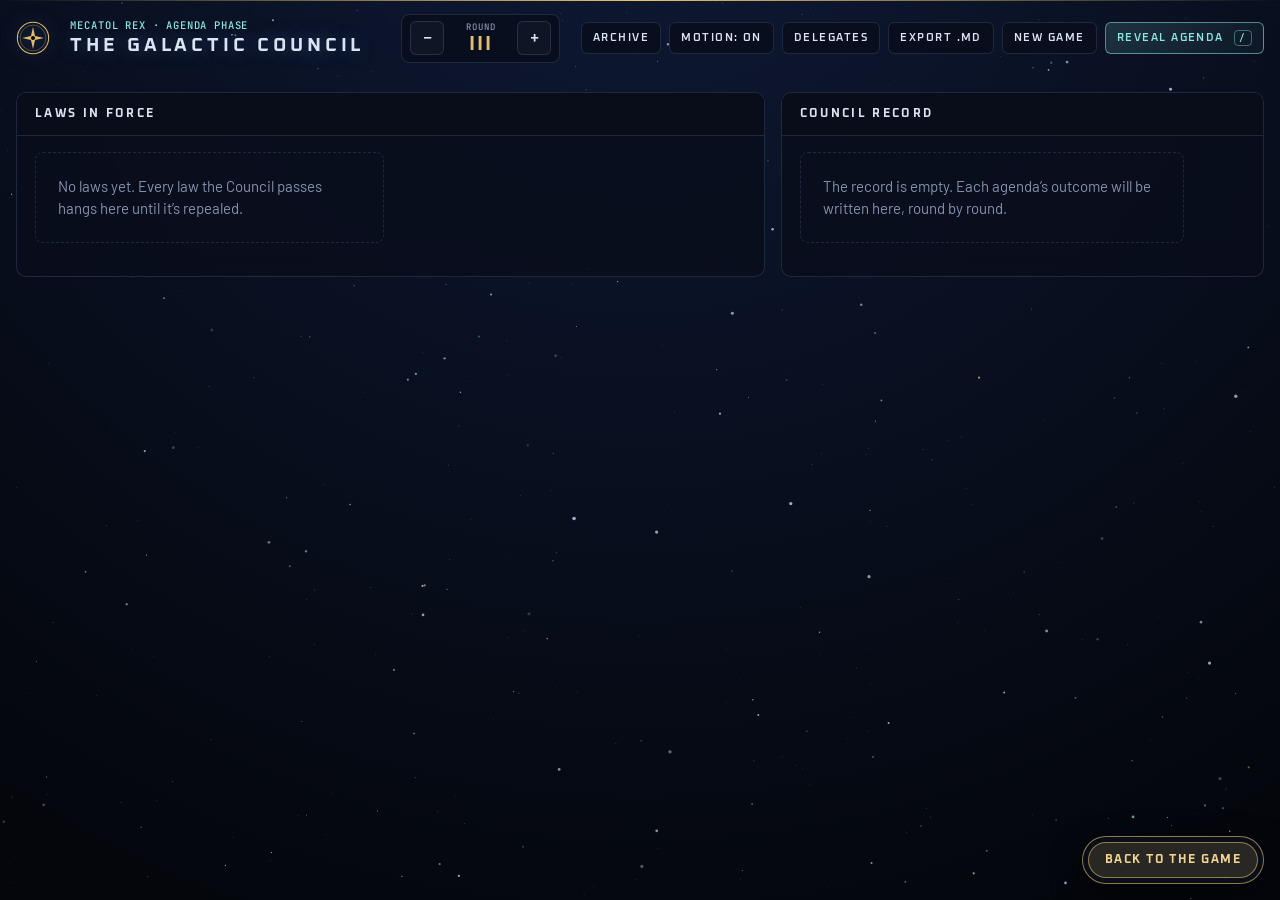
<file: council/index.html>
<!DOCTYPE html>
<html lang="en">
<head>
<meta charset="utf-8">
<meta name="viewport" content="width=device-width, initial-scale=1">
<title>TI4 Galactic Council Chamber</title>
<link rel="stylesheet" href="../shared/fonts/fonts.css">
<style>
/* Layout: the Galactic Archive's world. Starfield behind glass HUD panels; reveal = full-bleed scene with a glass dossier docked right.
   Oxanium caps for display, Barlow body, JetBrains Mono for labels; cyan for interface, gold for what matters most. */
:root{
  color-scheme:dark;
  --void:#04060c;
  --glass:rgba(9,14,27,.78);
  --glass-2:rgba(16,24,44,.85);
  --line:rgba(150,180,230,.16);
  --fg:#dbe4f3;
  --muted:#8592ad;
  --gold:#e3bd6c;
  --cyan:#8be6e2;
  --for:#62d08a; --against:#ff6a5a; --elect:#b89cff;
  --display:"Oxanium","Eurostile","Bank Gothic",system-ui,sans-serif;
  --body:"Barlow","Segoe UI",system-ui,sans-serif;
  --mono:"JetBrains Mono",ui-monospace,Menlo,Consolas,monospace;
}
*{box-sizing:border-box}
html,body{height:100%;margin:0}
body{background:var(--void);color:var(--fg);font-family:var(--body);font-size:clamp(15px,1.02vw,20px);line-height:1.5;-webkit-font-smoothing:antialiased;overflow:hidden;
  display:grid;grid-template-rows:auto auto minmax(0,1fr);padding:0 max(16px,env(safe-area-inset-right,0px)) 0 max(16px,env(safe-area-inset-left,0px))}
#stars{position:fixed;inset:0;width:100%;height:100%;z-index:0;pointer-events:none}
body > *:not(#stars):not(.overlay){position:relative;z-index:1}
h1,h2,h3{margin:0;text-wrap:balance}
p{margin:0}
button{font:inherit;color:inherit;cursor:pointer}
button:focus-visible,input:focus-visible{outline:2px solid var(--cyan);outline-offset:2px}
.eyebrow{font:500 .7em var(--mono);letter-spacing:.08em;text-transform:uppercase;color:var(--cyan)}

/* ---------- top HUD ---------- */
.dais{display:flex;align-items:center;gap:clamp(14px,1.6vw,28px);padding:calc(14px + env(safe-area-inset-top,0px)) 0 12px;flex-wrap:wrap}
.seal{width:clamp(34px,2.6vw,46px);aspect-ratio:1;flex:none;filter:drop-shadow(0 0 10px rgba(120,170,255,.35))}
.brandwrap{flex:1;min-width:220px;display:flex;flex-direction:column;gap:2px}
.dais h1{font:700 clamp(18px,1.5vw,28px) var(--display);letter-spacing:.2em;text-transform:uppercase;text-shadow:0 0 18px rgba(120,170,255,.35)}
.round{display:flex;align-items:center;gap:10px;background:var(--glass);border:1px solid var(--line);border-radius:8px;padding:6px 8px;backdrop-filter:blur(10px)}
.round .lbl{display:block;font:500 .6em var(--mono);letter-spacing:.12em;text-transform:uppercase;color:var(--muted);text-align:center}
.round .rn{display:block;font:700 clamp(20px,1.6vw,30px)/1.1 var(--display);text-align:center;min-width:2.6em;color:var(--gold);letter-spacing:.08em}
.step{width:34px;height:34px;border-radius:6px;border:1px solid var(--line);background:rgba(255,255,255,.03);font:600 16px var(--display)}
.step:hover{border-color:var(--cyan)}
.actions{display:flex;gap:8px;flex-wrap:wrap;justify-content:flex-end}
.btn{background:var(--glass);border:1px solid var(--line);border-radius:6px;padding:.75em 1.05em;font:600 .7em var(--display);letter-spacing:.14em;text-transform:uppercase;backdrop-filter:blur(10px);transition:border-color .2s,background .2s}
.btn:hover{border-color:rgba(139,230,226,.5)}
.btn.primary{color:var(--cyan);border-color:rgba(139,230,226,.55);background:linear-gradient(135deg,rgba(139,230,226,.16),rgba(139,230,226,.04))}
.btn.primary:hover{border-color:var(--cyan);background:linear-gradient(135deg,rgba(139,230,226,.24),rgba(139,230,226,.06))}
.btn.danger{border-color:rgba(255,106,90,.6);color:var(--against)}
kbd{font:500 .9em var(--mono);padding:.05em .45em;border:1px solid rgba(139,230,226,.4);border-radius:4px;margin-left:.6em}

.sample{display:flex;gap:12px;align-items:center;justify-content:center;flex-wrap:wrap;padding:8px 14px;font:400 .78em var(--mono);color:var(--muted);background:var(--glass);border:1px solid var(--line);border-radius:8px;backdrop-filter:blur(10px)}
.sample[hidden]{display:none}
.linkbtn{background:none;border:0;padding:0;color:var(--cyan);text-decoration:underline;text-underline-offset:3px;font-weight:600}

/* ---------- chamber ---------- */
.chamber{display:grid;grid-template-columns:minmax(0,1.55fr) minmax(300px,1fr);gap:clamp(12px,1.2vw,20px);padding-block:clamp(12px,1.4vw,22px) calc(16px + env(safe-area-inset-bottom,0px));min-height:0}
.frame{min-height:0;overflow:auto;background:var(--glass);border:1px solid var(--line);border-radius:10px;backdrop-filter:blur(14px);padding:0 0 18px;scrollbar-width:thin}
.sec-h{display:flex;align-items:baseline;justify-content:space-between;gap:12px;padding:14px clamp(16px,1.4vw,24px);border-bottom:1px solid var(--line);margin-bottom:clamp(14px,1.2vw,20px);position:sticky;top:0;background:rgba(9,14,27,.92);z-index:2}
.sec-h h2{font:700 .78em var(--display);letter-spacing:.2em;text-transform:uppercase}
.sec-h .count{font:400 .7em var(--mono);color:var(--muted)}
.frame > :not(.sec-h){margin-inline:clamp(16px,1.4vw,24px)}

.law-grid{display:grid;grid-template-columns:repeat(auto-fill,minmax(clamp(240px,17vw,360px),1fr));gap:clamp(10px,1vw,16px)}
.law{display:grid;grid-template-rows:auto 1fr;border:1px solid rgba(227,189,108,.45);border-radius:8px;overflow:hidden;background:linear-gradient(135deg,rgba(227,189,108,.10),rgba(227,189,108,.02))}
.law-art{aspect-ratio:16/5;overflow:hidden;position:relative}
.law-art svg{width:100%;height:100%;display:block}
.law-art::after{content:"";position:absolute;inset:0;background:linear-gradient(180deg,transparent 40%,rgba(12,16,28,.95))}
.law-body{padding:2px 16px 14px;display:grid;gap:6px;align-content:start}
.law-meta{font:500 .66em var(--mono);letter-spacing:.08em;text-transform:uppercase;color:var(--cyan)}
.law h3{font:700 clamp(15px,1.1vw,21px)/1.15 var(--display);letter-spacing:.06em;color:var(--gold);text-transform:uppercase}
.law p{color:#c9d3e6}
.holder{font-size:.92em;color:var(--muted)}
.holder b{color:#a8f0c8;font-weight:600}
.law-foot{display:flex;justify-content:flex-end}
.repeal{background:rgba(255,255,255,.03);border:1px solid var(--line);border-radius:6px;color:var(--muted);font:600 .62em var(--display);letter-spacing:.14em;text-transform:uppercase;padding:.6em .8em}
.repeal:hover{border-color:var(--cyan);color:var(--fg)}
.repeal.arm{border-color:var(--against);color:var(--against)}
.empty{border:1px dashed var(--line);border-radius:8px;padding:22px;color:var(--muted);max-width:48ch;list-style:none}

.record{list-style:none;padding:0;display:grid;gap:2px}
.round-h{font:600 .66em var(--display);letter-spacing:.2em;text-transform:uppercase;color:var(--muted);padding:14px 0 6px}
.round-h:first-child{padding-top:0}
.entry{display:grid;grid-template-columns:2.4em minmax(0,1fr) auto;gap:12px;align-items:start;padding:9px 10px;border-radius:6px;border-left:2px solid var(--oc,var(--line))}
.entry:hover{background:rgba(139,230,226,.05)}
.entry.for{--oc:var(--for)} .entry.against{--oc:var(--against)} .entry.elect{--oc:var(--elect)} .entry.void{--oc:var(--muted)}
.entry .mark{font:500 .7em var(--mono);color:var(--muted);padding-top:.25em}
.e-name{font:600 1em var(--body)}
.e-eff{color:var(--muted);font-size:.9em}
.pill{display:inline-flex;align-items:center;gap:6px;border:1px solid var(--line);border-radius:4px;padding:.45em .65em;font:600 .6em var(--display);letter-spacing:.12em;text-transform:uppercase;white-space:nowrap;margin-top:.15em}
.pill::before{content:"";width:7px;height:7px;border-radius:50%;background:currentColor}
.pill.for{color:var(--for)} .pill.against{color:var(--against)} .pill.elect{color:var(--elect)} .pill.void{color:var(--muted)}

/* ---------- overlays ---------- */
.overlay{position:fixed;inset:0;z-index:20;background:rgba(4,6,12,.9);backdrop-filter:blur(6px)}
.overlay[hidden]{display:none}
.picker{display:grid;place-items:start center;padding:clamp(16px,5vh,70px) 16px;overflow:auto}
.picker-panel{width:min(1100px,100%);display:grid;gap:14px}
.picker-h{display:flex;justify-content:space-between;align-items:center;gap:12px}
.picker-h h2{font:700 clamp(18px,1.6vw,28px) var(--display);letter-spacing:.12em;text-transform:uppercase;text-shadow:0 0 18px rgba(120,170,255,.35)}
.search{width:100%;background:var(--glass);border:1px solid rgba(139,230,226,.45);border-radius:8px;color:var(--fg);font:500 1.2em var(--body);padding:.7em .9em}
.search::placeholder{color:var(--muted)}
.hint{font:400 .78em var(--mono);color:var(--muted)}
.deck{display:grid;grid-template-columns:repeat(auto-fill,minmax(220px,1fr));gap:8px}
.dk{text-align:left;border:1px solid var(--line);background:var(--glass);border-radius:8px;padding:10px 12px;display:grid;gap:3px}
.dk .dk-kind{font:400 .66em var(--mono);letter-spacing:.06em;text-transform:uppercase;color:var(--muted);display:flex;justify-content:space-between}
.dk .dk-name{font:600 1em var(--body)}
.dk.ready{border-color:rgba(139,230,226,.35);background:linear-gradient(135deg,rgba(139,230,226,.10),rgba(139,230,226,.02))}
.dk.ready .dk-kind span:first-child{color:var(--cyan)}
.dk.ready:hover{border-color:var(--cyan)}
.dk:disabled{opacity:.35;cursor:not-allowed}

/* Reveal: full-bleed scene, glass dossier docked right (like the Archive's world view) */
.reveal{background:var(--void);backdrop-filter:none;--pw:clamp(380px,32vw,640px)}
.rv-scene{position:absolute;inset:0;overflow:hidden}
.rv-art{position:absolute;inset:0 calc(var(--pw) * .55) 0 0}
.rv-art svg{width:100%;height:100%;display:block}
.rv-title{position:absolute;left:0;right:var(--pw);bottom:0;padding:18vh clamp(20px,3vw,56px) calc(clamp(20px,4vh,52px) + env(safe-area-inset-bottom,0px));background:linear-gradient(180deg,transparent,rgba(4,6,12,.72) 35%,rgba(4,6,12,.94));display:grid;gap:clamp(8px,1.3vh,16px)}
.rv-kicker{font:500 clamp(11px,.75vw,15px) var(--mono);letter-spacing:.1em;text-transform:uppercase;color:var(--cyan)}
.rv-title h2{font:700 clamp(30px,3.6vw,74px)/1.02 var(--display);letter-spacing:.05em;text-transform:uppercase;text-shadow:0 0 28px rgba(120,170,255,.4),0 2px 20px #000}
.rv-story{font:500 clamp(21px,1.95vw,40px)/1.36 var(--body);color:#e6ecf8;max-width:44ch;text-shadow:0 2px 18px #000;border-left:2px solid rgba(139,230,226,.55);padding-left:clamp(12px,1vw,20px)}
.rv-panel{position:absolute;top:0;right:0;bottom:0;width:var(--pw);z-index:2;background:linear-gradient(180deg,rgba(9,14,27,.86),rgba(6,10,20,.93));border-left:1px solid var(--line);backdrop-filter:blur(16px);overflow-y:auto;scrollbar-width:thin;
  padding:calc(clamp(18px,3vh,36px) + env(safe-area-inset-top,0px)) clamp(18px,1.6vw,30px) calc(18px + env(safe-area-inset-bottom,0px));display:flex;flex-direction:column;gap:clamp(14px,2vh,22px)}
.badges{display:flex;gap:6px;flex-wrap:wrap}
.badge{display:inline-flex;align-items:center;gap:6px;border:1px solid var(--line);border-radius:4px;padding:.5em .75em;font:600 .62em var(--display);letter-spacing:.12em;text-transform:uppercase;color:var(--muted)}
.badge.kind{color:var(--cyan);border-color:rgba(139,230,226,.4)}
/* The one thing every player must read: bold, gold, biggest text in the panel */
.key{border:1px solid rgba(227,189,108,.6);border-radius:10px;padding:clamp(14px,1.2vw,22px) clamp(16px,1.3vw,24px);background:linear-gradient(135deg,rgba(227,189,108,.18),rgba(227,189,108,.04));box-shadow:0 0 30px -10px rgba(227,189,108,.45);display:grid;gap:8px}
.key b{font:700 clamp(15px,1.15vw,22px) var(--display);letter-spacing:.14em;text-transform:uppercase;color:var(--gold);text-shadow:0 0 14px rgba(227,189,108,.35)}
.key p{font:700 clamp(18px,1.35vw,27px)/1.35 var(--body);color:#fff}
.outcomes{display:grid;gap:10px}
.oc{border:1px solid var(--tb);border-radius:8px;padding:14px 16px;background:linear-gradient(135deg,var(--tg),rgba(255,255,255,.01));display:grid;gap:10px}
.oc.for{--tc:var(--for);--tb:rgba(98,208,138,.4);--tg:rgba(98,208,138,.09)}
.oc.against{--tc:var(--against);--tb:rgba(255,106,90,.4);--tg:rgba(255,106,90,.08)}
.oc.elect{--tc:var(--elect);--tb:rgba(184,156,255,.42);--tg:rgba(184,156,255,.09)}
.oc-h{font:700 .78em var(--display);letter-spacing:.16em;text-transform:uppercase;color:var(--tc)}
.oc p{color:#c9d3e6;font-size:1.02em}
.rec-row{display:flex;gap:8px;flex-wrap:wrap}
.rec{border:1px solid var(--tb,var(--line));background:rgba(255,255,255,.03);border-radius:6px;padding:.75em 1em;font:600 .66em var(--display);letter-spacing:.14em;text-transform:uppercase}
.rec.for{color:var(--for);--tb:rgba(98,208,138,.55)} .rec.for:hover{background:rgba(98,208,138,.12)}
.rec.against{color:var(--against);--tb:rgba(255,106,90,.55)} .rec.against:hover{background:rgba(255,106,90,.12)}
.rec.elect{color:var(--elect);--tb:rgba(184,156,255,.55)} .rec.elect:hover{background:rgba(184,156,255,.12)}
.rec:disabled{opacity:.35;cursor:not-allowed}
.field{display:grid;gap:6px}
.field label{font:400 .78em var(--mono);color:var(--muted)}
.field input,.dlg-row input{background:var(--glass);border:1px solid var(--line);border-radius:6px;color:var(--fg);font:500 1em var(--body);padding:.6em .8em}
.chips{display:flex;gap:6px;flex-wrap:wrap}
.chip{border:1px solid var(--line);background:rgba(9,14,27,.6);border-radius:999px;padding:.35em .85em;font:500 .88em var(--body);color:var(--muted)}
.chip:hover{color:var(--fg)}
.chip.on{color:var(--void);background:var(--fg);border-color:var(--fg)}
.note{margin:0;font:400 .9em/1.55 var(--body);color:var(--muted);border-left:2px solid rgba(139,230,226,.35);padding-left:14px}
.note b{color:var(--fg);font-weight:600}
.rv-foot{margin-top:auto;display:flex;justify-content:space-between;align-items:center;gap:12px;flex-wrap:wrap;padding-top:10px;border-top:1px solid var(--line)}

/* Proclamation */
.procl{position:absolute;inset:0;display:grid;place-items:center;align-content:center;gap:16px;background:radial-gradient(circle at 50% 50%,rgba(26,42,80,.55),rgba(4,6,12,.96) 70%);text-align:center;padding:20px;z-index:5;cursor:pointer}
.procl[hidden]{display:none}
.procl-word{font:700 clamp(46px,7vw,140px)/1 var(--display);letter-spacing:.12em;text-transform:uppercase;color:var(--gold);text-shadow:0 0 50px rgba(227,189,108,.5)}
.procl-word.against{color:var(--against);text-shadow:0 0 50px rgba(255,106,90,.45)}
.procl-word.elect{color:var(--elect);text-shadow:0 0 50px rgba(184,156,255,.5)}
.procl-sub{font:500 clamp(18px,1.6vw,30px) var(--body);max-width:40ch}
.procl-hint{font:400 .72em var(--mono);color:var(--muted);letter-spacing:.06em}

/* Dialogs */
.dialog{display:grid;place-items:center;padding:16px}
.dlg{width:min(560px,100%);background:var(--glass-2);border:1px solid var(--line);border-radius:10px;backdrop-filter:blur(14px);padding:22px;display:grid;gap:14px}
.dlg h2{font:700 1em var(--display);letter-spacing:.2em;text-transform:uppercase}
.dlg p{color:var(--muted)}
.dlg-row{display:flex;gap:8px}
.dlg-row input{flex:1}
.chip .x{margin-left:.5em;opacity:.7}
.dlg-foot{display:flex;justify-content:flex-end;gap:8px}

/* Archive */
.archive{overflow:auto;display:grid;place-items:start center;padding:clamp(16px,4vh,56px) 16px}
.ar-panel{width:min(1500px,100%);display:grid;gap:14px}
.ar-tools{display:flex;gap:10px;flex-wrap:wrap;align-items:stretch}
.ar-tools .search{flex:1;min-width:220px}
.ar-sort{display:flex;align-items:center;gap:8px;background:var(--glass);border:1px solid var(--line);border-radius:8px;padding:0 12px;font:500 .72em var(--mono);text-transform:uppercase;letter-spacing:.08em;color:var(--muted)}
.ar-sort select{background:transparent;border:0;color:var(--fg);font:600 1.3em var(--body);text-transform:none;letter-spacing:0;padding:.6em 0}
.ar-sort select option{background:#0b1222}
.fchip{background:rgba(9,14,27,.6);border:1px solid var(--line);border-radius:999px;padding:.4em .9em;font:500 .86em var(--body);color:var(--muted)}
.fchip:hover{color:var(--fg)}
.fchip[aria-pressed="true"]{color:var(--void);background:var(--fg);border-color:var(--fg)}
.ar-grid{display:grid;grid-template-columns:repeat(auto-fill,minmax(250px,1fr));gap:12px}
.ac{display:grid;grid-template-rows:auto 1fr;text-align:left;padding:0;border:1px solid var(--line);border-radius:10px;overflow:hidden;background:var(--glass);transition:border-color .2s,transform .2s}
.ac:hover{border-color:rgba(139,230,226,.55);transform:translateY(-2px)}
.ac-art{aspect-ratio:16/9;position:relative;background:#05070d}
.ac-art svg{width:100%;height:100%;display:block}
.ac-art *{animation:none!important}
.ac-body{padding:10px 12px 12px;display:grid;gap:4px}
.ac-meta{display:flex;justify-content:space-between;gap:8px;font:500 .64em var(--mono);letter-spacing:.06em;text-transform:uppercase;color:var(--cyan)}
.ac-meta span:last-child{color:var(--muted)}
.ac-name{font:700 .92em var(--display);letter-spacing:.08em;text-transform:uppercase;color:var(--fg)}
.ac-vote{font-size:.82em;color:var(--muted)}
.reveal.preview .rec-row,.reveal.preview .field,.reveal.preview #electChips,.reveal.preview .live-only{display:none}
.ar-nav{display:flex;align-items:center;gap:10px;flex-wrap:wrap}
.ar-nav .pos{font:500 .8em var(--mono);color:var(--muted);min-width:5.5em;text-align:center}

/* Vote console */
.vote{display:grid;grid-template-rows:auto auto minmax(0,1fr);background:var(--void);padding:clamp(10px,1.4vh,18px) max(16px,env(safe-area-inset-right,0px)) 12px max(16px,env(safe-area-inset-left,0px));gap:10px}
.v-top{display:flex;align-items:center;gap:16px;flex-wrap:wrap}
.v-top h2{font:700 clamp(20px,2vw,36px)/1.05 var(--display);letter-spacing:.08em;text-transform:uppercase;text-shadow:0 0 18px rgba(120,170,255,.35)}
.v-steps{display:flex;gap:6px;flex-wrap:wrap;flex:1;justify-content:center}
.vstep{font:600 .66em var(--display);letter-spacing:.12em;text-transform:uppercase;padding:.6em .9em;border:1px solid var(--line);border-radius:999px;color:var(--muted)}
.vstep.on{color:var(--void);background:var(--cyan);border-color:var(--cyan)}
.vstep.done{color:var(--fg);border-color:rgba(139,230,226,.4)}
.v-top-acts{display:flex;gap:8px}
.vbanner{border-radius:8px;padding:.7em 1em;font:600 .9em var(--body);border:1px solid var(--line);background:var(--glass)}
.vbanner.open{border-color:rgba(98,208,138,.7);background:linear-gradient(90deg,rgba(98,208,138,.22),rgba(98,208,138,.04));color:#c9f5da;font-family:var(--display);letter-spacing:.06em}
.vbanner.closed{border-color:rgba(255,106,90,.5);background:linear-gradient(90deg,rgba(255,106,90,.16),rgba(255,106,90,.03));color:#ffd0c8}
.v-main{display:grid;grid-template-columns:minmax(0,1.5fr) minmax(360px,1fr);gap:14px;min-height:0}
.v-floor{overflow:auto;min-height:0;display:flex;flex-direction:column;gap:12px;padding-right:4px}
.v-totals{display:grid;grid-template-columns:repeat(auto-fit,minmax(220px,1fr));gap:10px}
.vt{background:var(--glass);border:1px solid var(--line);border-radius:10px;padding:12px 14px;display:grid;gap:8px}
.vt.for{--vc:var(--for)} .vt.against{--vc:var(--against)} .vt.elect{--vc:var(--elect)}
.vt.lead{border-color:var(--vc);box-shadow:0 0 24px -10px var(--vc)}
.vt-h{display:flex;justify-content:space-between;align-items:baseline;gap:8px}
.vt-h span{font:700 1.05em var(--display);letter-spacing:.1em;text-transform:uppercase;color:var(--vc)}
.vt-h b{font:700 clamp(28px,2.6vw,52px)/1 var(--display);font-variant-numeric:tabular-nums}
.vt-bar{height:10px;border-radius:5px;background:rgba(255,255,255,.06);overflow:hidden}
.vt-bar i{display:block;height:100%;background:var(--vc);border-radius:5px;transition:width .5s cubic-bezier(.2,.8,.2,1)}
.vt-who{font-size:.86em;color:var(--muted)}
.vtie{grid-column:1/-1;text-align:center;font:700 .9em var(--display);letter-spacing:.12em;text-transform:uppercase;color:var(--gold);padding:8px;border:1px dashed rgba(227,189,108,.5);border-radius:8px}
.v-effects{display:flex;gap:6px;flex-wrap:wrap}
.vchip{font:600 .72em var(--display);letter-spacing:.1em;text-transform:uppercase;padding:.5em .8em;border-radius:999px;border:1px solid rgba(227,189,108,.5);color:var(--gold)}
.v-sub{font:700 .74em var(--display);letter-spacing:.2em;text-transform:uppercase;color:var(--muted)}
.v-seats{display:grid;grid-template-columns:repeat(auto-fill,minmax(190px,1fr));gap:8px}
.vseat{position:relative;background:var(--glass);border:1px solid var(--line);border-radius:10px;padding:10px 12px 12px;display:grid;gap:4px;align-content:start}
.vseat.cur{border-color:var(--cyan);box-shadow:0 0 0 1px var(--cyan),0 0 26px -6px rgba(139,230,226,.6)}
.vseat.voted{border-color:rgba(139,230,226,.3)}
.vseat.blocked,.vseat.abstain{opacity:.62}
.vs-top{display:flex;align-items:center;gap:6px}
.vs-pos{font:600 .7em var(--mono);color:var(--muted)}
.vs-name{font:700 1em var(--body);flex:1;min-width:0;overflow:hidden;text-overflow:ellipsis;white-space:nowrap}
.vs-tag{font:600 .6em var(--display);letter-spacing:.1em;text-transform:uppercase;padding:.25em .5em;border-radius:4px;border:1px solid currentColor}
.vs-tag.gold,.gold{color:var(--gold)}
.vs-fac{font:500 .72em var(--mono);color:var(--muted)}
.vs-body{display:grid;gap:2px}
.vs-n{font:700 1.8em/1 var(--display)}
.vs-o{font:600 .9em var(--body)}
.vs-o.dim,.dim{color:var(--muted)}
.vs-o.bad{color:var(--against)}
.vs-m{font-size:.76em;color:var(--muted)}
.vs-rider{font:600 .72em var(--display);letter-spacing:.06em;color:var(--gold);border-top:1px dashed rgba(227,189,108,.35);padding-top:4px}
.vs-note{font-size:.74em;color:#ffd7a0}
.vs-edit{position:absolute;right:6px;bottom:6px;background:none;border:0;color:var(--muted);font:500 .7em var(--mono);opacity:0}
.vseat:hover .vs-edit,.vs-edit:focus-visible{opacity:1}
.v-logbox{background:var(--glass);border:1px solid var(--line);border-radius:8px;padding:8px 12px;font-size:.86em;color:var(--muted)}
.v-logbox summary{cursor:pointer;font:600 .8em var(--display);letter-spacing:.12em;text-transform:uppercase}
.v-log{margin:8px 0 0;padding-left:18px;display:grid;gap:3px}
.v-console{overflow:auto;min-height:0;display:flex;flex-direction:column;gap:10px;padding-right:4px}
.vbox{background:var(--glass-2);border:1px solid var(--line);border-radius:10px;padding:12px 14px;display:grid;gap:8px}
.vbox.now{border-color:var(--cyan)}
.vbox.form{border-color:rgba(227,189,108,.6);background:linear-gradient(135deg,rgba(227,189,108,.12),rgba(227,189,108,.02))}
.vbox h4{margin:0;font:700 .86em var(--display);letter-spacing:.14em;text-transform:uppercase}
.vbox p{margin:0;font-size:.92em;color:#c9d3e6}
.vlab{font:500 .72em var(--mono);text-transform:uppercase;letter-spacing:.06em;color:var(--muted)}
.vrow{display:flex;gap:8px;align-items:center}
.vrow.end{justify-content:flex-end}
.vrow.wrap{flex-wrap:wrap}
.vbox input,.vbox select,.vbox textarea,.dlg select,.dlg textarea,.field input,.field select,.field textarea{background:var(--glass);border:1px solid var(--line);border-radius:6px;color:var(--fg);font:500 1em var(--body);padding:.5em .7em;min-width:0}
.vbox input[type=number]{width:6em}
#vBase{width:5em;font:700 1.6em var(--display);text-align:center}
.mini{background:rgba(255,255,255,.04);border:1px solid var(--line);border-radius:6px;padding:.4em .7em;font:600 .72em var(--display);letter-spacing:.08em;text-transform:uppercase;color:var(--fg)}
.mini:hover{border-color:var(--cyan)}
.mini.go{border-color:rgba(98,208,138,.7);color:#c9f5da}
.mini.on{background:var(--gold);color:var(--void);border-color:var(--gold)}
.vouts .chip{font-size:1em;padding:.5em 1em}
.vmods{display:grid;gap:6px}
.vmod{display:flex;align-items:center;gap:8px;font-size:.9em;color:#c9d3e6}
.vauto{font-size:.86em;color:var(--gold)}
.vnote{font-size:.88em;color:#ffd7a0!important}
.vnote.bad{color:var(--against)!important}
.vwin{font-size:1.1em!important}
.vwin b{color:var(--gold)}
.vmore summary{cursor:pointer;font-size:.86em;color:var(--muted)}
.vriders{display:grid;gap:6px;border-top:1px solid var(--line);padding-top:8px}
.vriders h5{margin:0;font:700 .74em var(--display);letter-spacing:.14em;text-transform:uppercase;color:var(--gold)}
.vrr{font-size:.88em;border-left:3px solid var(--muted);padding:4px 8px}
.vrr.ok{border-left-color:var(--for)}
.vrr.no{border-left-color:var(--against);opacity:.8}
.vrr span{color:var(--muted)}
.vcat{border-top:1px solid var(--line);padding-top:8px;display:grid;gap:6px;opacity:.75}
.vcat.live{opacity:1}
.vcat-h{font:600 .7em var(--mono);text-transform:uppercase;letter-spacing:.06em;color:var(--muted)}
.vcat.live .vcat-h{color:#c9f5da}
.vtag{font:700 .9em var(--display);letter-spacing:.1em;padding:.1em .5em;border-radius:4px;background:var(--for);color:var(--void)}
.vtag.warn{background:var(--gold)}
.vci{display:flex;gap:10px;align-items:flex-start;justify-content:space-between;padding:6px 8px;border-radius:6px}
.vci.ok{background:rgba(98,208,138,.08)}
.vci p{margin:2px 0 0;font-size:.82em;color:var(--muted)}
.vci b{font-size:.92em}
.vsrc{font:500 .66em var(--mono);color:var(--muted);text-transform:uppercase}
.vadj{margin:0;padding-left:18px;font-size:.88em}
.vrun{width:100%;font-size:.86em;padding:.9em}
.e-tally{font:500 .78em var(--mono);color:var(--muted);margin-top:3px}
.dlg.wide{width:min(980px,100%);max-height:90vh;overflow:auto}
.seat-list{display:grid;gap:8px}
.seat-row{display:grid;grid-template-columns:2.2em minmax(0,1fr) auto;gap:10px;align-items:start;background:var(--glass);border:1px solid var(--line);border-radius:8px;padding:10px}
.seat-row.is-speaker{border-color:var(--gold)}
.seat-pos{font:700 1.2em var(--display);color:var(--muted);text-align:center;padding-top:.3em}
.seat-main{display:grid;gap:6px}
.seat-name{font:600 1em var(--body);background:var(--glass);border:1px solid var(--line);border-radius:6px;color:var(--fg);padding:.45em .7em}
.scol{display:flex;flex-wrap:wrap;gap:6px}
.sw{display:inline-flex;align-items:center;gap:6px;padding:4px 9px 4px 5px;border-radius:999px;border:1px solid var(--line);background:rgba(255,255,255,.03);color:var(--muted);font:600 .78em var(--body);cursor:pointer}
.sw::before{content:"";width:16px;height:16px;border-radius:50%;background:var(--sw);box-shadow:inset 0 0 0 1px rgba(255,255,255,.35)}
.sw:hover{color:#e6ecf8;border-color:var(--sw)}
.sw.on{color:#fff;border-color:var(--sw);background:color-mix(in srgb,var(--sw) 26%,transparent);box-shadow:0 0 0 1px var(--sw)}
.sw.taken{opacity:.38}
.seat-row[style*="--pc"]{border-left:4px solid var(--pc)}
.pdot{display:inline-block;width:.8em;height:.8em;border-radius:50%;margin-right:.4em;vertical-align:-.05em;box-shadow:0 0 0 1.5px rgba(255,255,255,.4);flex:none}
.vseat[style*="--pc"]{border-top:3px solid var(--pc)}
.sflags{display:flex;flex-wrap:wrap;gap:4px 14px}
.sflag{font-size:.82em;color:var(--muted);display:flex;align-items:center;gap:6px}
.seat-acts{display:flex;gap:4px;flex-wrap:wrap;justify-content:flex-end}
@media (max-width:900px){.v-main{grid-template-columns:1fr}.vote{overflow:auto}}

.v-callouts{display:grid;grid-template-columns:repeat(auto-fill,minmax(260px,1fr));gap:8px}
.v-callouts:empty{display:none}
.co{text-align:left;display:grid;gap:3px;padding:9px 12px;border-radius:8px;border:1px solid var(--line);background:var(--glass);border-left:4px solid var(--cc);position:relative}
.co.faction{--cc:var(--cyan)} .co.hidden{--cc:var(--gold)} .co.law{--cc:var(--elect)} .co.locked{--cc:#6b7896;border-style:dashed;border-left-style:solid;background:rgba(9,14,27,.5)}
.co.locked .co-txt{color:var(--muted)}
.co.locked .co-who,.co.used .co-who{padding-right:7.5em}
.co.locked[data-unlock]:hover{border-color:var(--cyan)}
.co-who{font:700 .7em var(--display);letter-spacing:.12em;text-transform:uppercase;color:var(--cc)}
.co-txt{font-size:.92em;color:#d9e2f2}
.co.used{opacity:.42}
.co.used .co-txt{text-decoration:line-through}
.co-used{position:absolute;right:8px;top:8px;font:600 .62em var(--mono);text-transform:uppercase;color:var(--muted)}
.co:not([data-auto]):hover{border-color:var(--cc)}

/* Living scenes: every agenda illustration loops gently while it's on screen */
.reveal.play .rv-art{animation:sceneIn 1.6s cubic-bezier(.2,.7,.2,1) both}
body.still .rv-art *{animation:none!important}
.toast{position:fixed;left:50%;bottom:calc(20px + env(safe-area-inset-bottom,0px));transform:translateX(-50%);z-index:40;max-width:min(560px,calc(100vw - 32px));background:var(--glass-2);border:1px solid rgba(139,230,226,.45);border-radius:8px;padding:10px 14px;font:500 .9em var(--body);backdrop-filter:blur(12px)}
.toast[hidden]{display:none}
.rv-art .tw{animation:tw 3.4s ease-in-out infinite alternate}
@keyframes tw{0%{opacity:.12}100%{opacity:1}}
.rv-art [filter$="b10)"],.rv-art [filter$="b18)"]{animation:breathe 4.6s ease-in-out infinite alternate;transform-box:fill-box;transform-origin:center}
@keyframes breathe{from{transform:scale(.93)}to{transform:scale(1.07)}}
.rv-art .a-float{animation:afloat 6s ease-in-out infinite alternate}
@keyframes afloat{from{transform:translateY(6px)}to{transform:translateY(-12px)}}
.rv-art .a-bob{animation:abob 5.5s ease-in-out infinite alternate}
@keyframes abob{from{transform:translate(-6px,4px)}to{transform:translate(10px,-6px)}}
.rv-art .a-drift{animation:adrift 16s ease-in-out infinite alternate}
@keyframes adrift{from{transform:translateX(-24px)}to{transform:translateX(30px)}}
.rv-art .a-rise{animation:arise 9s ease-in-out infinite alternate}
@keyframes arise{from{transform:translateY(10px)}to{transform:translateY(-36px)}}
.rv-art .a-spin{animation:aspin 60s linear infinite}
.rv-art .a-spinr{animation:aspin 60s linear infinite reverse}
@keyframes aspin{to{transform:rotate(360deg)}}
.rv-art .a-sway{animation:asway 5s ease-in-out infinite alternate}
@keyframes asway{from{transform:rotate(-2.2deg)}to{transform:rotate(2.2deg)}}
.rv-art .a-swing{animation:aswing 1.4s cubic-bezier(.5,0,.3,1) infinite alternate}
@keyframes aswing{from{transform:rotate(-7deg)}to{transform:rotate(5deg)}}
.rv-art .a-blink{animation:ablink 2.4s ease-in-out infinite alternate}
@keyframes ablink{from{opacity:.4}to{opacity:1}}
.rv-art .a-flick{animation:aflick 1.1s ease-in-out infinite;transform-box:fill-box;transform-origin:50% 100%}
@keyframes aflick{0%,100%{transform:scale(1,1)}25%{transform:scale(.94,1.1)}50%{transform:scale(1.05,.93)}75%{transform:scale(.97,1.06)}}
.rv-art .a-dash{animation:adash 3s linear infinite}
@keyframes adash{to{stroke-dashoffset:-120}}
.rv-art .a-ripple{animation:aripple 3s ease-out infinite;transform-box:fill-box;transform-origin:center}
@keyframes aripple{0%{transform:scale(.7);opacity:0}25%{opacity:1}100%{transform:scale(1.25);opacity:0}}
.rv-art .a-flutter{animation:aflutter 7s ease-in-out infinite alternate;transform-box:fill-box;transform-origin:center}
@keyframes aflutter{from{transform:translateY(8px) rotate(-4deg)}to{transform:translateY(-20px) rotate(5deg)}}
.rv-art .a-scan{animation:ascan 3.2s ease-in-out infinite alternate}
@keyframes ascan{from{transform:translateY(-190px)}to{transform:translateY(190px)}}
.rv-art .a-march{animation:amarch 2.6s linear infinite}
@keyframes amarch{from{transform:translateX(0)}to{transform:translateX(76px)}}
.rv-art .a-break-l{animation:abreakl 3.4s ease-in-out infinite alternate}
@keyframes abreakl{from{transform:translate(2px,-1px) rotate(1deg)}to{transform:translate(-16px,6px) rotate(-4deg)}}
.rv-art .a-break-r{animation:abreakr 3.4s ease-in-out infinite alternate}
@keyframes abreakr{from{transform:translate(-2px,-1px) rotate(-1deg)}to{transform:translate(18px,9px) rotate(5deg)}}
.rv-art .a-curtain-l{animation:acurtl 7s ease-in-out infinite alternate}
@keyframes acurtl{0%,8%{transform:translateX(-40px)}92%,100%{transform:translateX(372px)}}
.rv-art .a-curtain-r{animation:acurtr 7s ease-in-out infinite alternate}
@keyframes acurtr{0%,8%{transform:translateX(40px)}92%,100%{transform:translateX(-372px)}}
.rv-art .a-shot{animation:ashot 1.8s linear infinite}
@keyframes ashot{from{stroke-dashoffset:0}to{stroke-dashoffset:-1100}}
.rv-art .a-flash{animation:aflash 1.8s ease-out infinite;transform-box:fill-box;transform-origin:center}
@keyframes aflash{0%{opacity:1;transform:scale(1.3)}14%{opacity:0;transform:scale(.6)}100%{opacity:0;transform:scale(.6)}}
.rv-art .a-holo{animation:aholo 5s linear infinite}
@keyframes aholo{0%,46%,52%,100%{opacity:1}47%{opacity:.45}48%{opacity:1}50%{opacity:.6}51%{opacity:1}75%{opacity:.88}}
.rv-art .a-strain{animation:astrain 3s ease-in-out infinite}
@keyframes astrain{0%,62%,100%{transform:translate(0,0)}66%{transform:translate(-4px,1px)}70%{transform:translate(4px,-2px)}74%{transform:translate(-3px,0)}78%{transform:translate(3px,1px)}82%{transform:translate(-2px,-1px)}86%{transform:translate(0,0)}}
.rv-art .a-lower{animation:alower 6s ease-in-out infinite alternate}
@keyframes alower{from{transform:translateY(-26px)}to{transform:translateY(4px)}}
.rv-art .a-glint{animation:aglint 5.5s ease-in-out infinite}
@keyframes aglint{0%,55%{transform:skewX(-20deg) translateX(0)}85%,100%{transform:skewX(-20deg) translateX(240px)}}
.rv-art .a-plow{animation:aplow 11s linear infinite}
@keyframes aplow{0%{transform:translateX(0);opacity:0}6%{opacity:1}92%{opacity:1}100%{transform:translateX(1260px);opacity:0}}
.rv-art .a-liftfade{animation:aliftfade 6s ease-in-out infinite}
@keyframes aliftfade{0%{transform:translateY(30px);opacity:0}20%{opacity:1}75%{opacity:1}100%{transform:translateY(-150px);opacity:0}}
.rv-art .a-ash{animation:aash 4s ease-out infinite}
@keyframes aash{0%{transform:translate(0,0);opacity:0}15%{opacity:1}100%{transform:translate(18px,-200px);opacity:0}}
.rv-art .a-handoff{animation:ahandoff 7s ease-in-out infinite}
@keyframes ahandoff{0%{transform:translate(0,0);opacity:0}10%{opacity:1}65%{transform:translate(-500px,-80px);opacity:1}80%,100%{transform:translate(-500px,-80px);opacity:0}}
.rv-art .a-pendulum{animation:apend 3.4s ease-in-out infinite alternate}
@keyframes apend{from{transform:rotate(-9deg)}to{transform:rotate(9deg)}}
.rv-art .a-sweep{animation:asweep 4.2s ease-in-out infinite alternate}
@keyframes asweep{from{transform:rotate(-14deg)}to{transform:rotate(16deg)}}
.rv-art .a-pass{animation:apass 4.8s ease-in-out infinite;transform-box:fill-box;transform-origin:center}
@keyframes apass{0%,22%,100%{transform:scale(1)}11%{transform:scale(1.16) translateY(-8px)}}
.rv-art .rg-orb{animation:rgorb 10s ease-in-out infinite both;transform-box:fill-box;transform-origin:center}
@keyframes rgorb{0%,27%{transform:scale(var(--s,1))}36%,86%{transform:scale(1)}96%,100%{transform:scale(var(--s,1))}}
.rv-art .rg-stack{animation:rgstack 10s ease-in infinite both;transform-box:fill-box;transform-origin:50% 100%}
@keyframes rgstack{0%,27%{transform:none;opacity:1}33%,86%{transform:scaleY(.04);opacity:0}96%,100%{transform:none;opacity:1}}
.rv-art .rg-spark{opacity:0;animation:rgspark 10s ease-out infinite both}
@keyframes rgspark{0%,27%{transform:translate(0,0);opacity:0}29%{opacity:1}42%,100%{transform:translate(var(--dx),var(--dy));opacity:0}}
.rv-art .rg-wave{opacity:0;animation:rgwave 10s linear infinite both}
@keyframes rgwave{0%,26%{transform:translateX(-200px);opacity:0}27%,47%{opacity:1}48%,100%{transform:translateX(1800px);opacity:0}}
.rv-art .rg-up{stroke-dashoffset:0;animation:rgup 10s ease-out infinite both}
@keyframes rgup{0%,44%{stroke-dashoffset:100;opacity:0}46%{opacity:1}58%,84%{stroke-dashoffset:0;opacity:1}90%,100%{stroke-dashoffset:0;opacity:0}}
.rv-art .rg-pip{animation:rgpip 10s ease-out infinite both}
@keyframes rgpip{0%,56%{opacity:.18}60%,86%{opacity:1}94%,100%{opacity:.18}}
.rv-art .rg-emb{animation:rgemb 10s ease-in-out infinite;transform-box:fill-box;transform-origin:center}
@keyframes rgemb{0%,54%{opacity:.45;transform:scale(.9)}68%{opacity:1;transform:scale(1.08)}74%,86%{opacity:1;transform:scale(1)}96%,100%{opacity:.45;transform:scale(.9)}}
.law-art *,.law-art svg{animation:none!important}

/* Motion */
@keyframes sceneIn{from{opacity:0;transform:scale(1.07)}to{opacity:1;transform:none}}
@keyframes riseIn{from{opacity:0;transform:translateY(16px)}to{opacity:1;transform:none}}
@keyframes dock{from{transform:translateX(105%)}to{transform:none}}
@keyframes stamp{from{opacity:0;transform:scale(1.3);letter-spacing:.3em}to{opacity:1;transform:none}}
.reveal.play .rv-kicker{animation:riseIn .8s .4s cubic-bezier(.2,.7,.2,1) both}
.reveal.play .rv-title h2{animation:riseIn .9s .55s cubic-bezier(.2,.7,.2,1) both}
.reveal.play .rv-story{animation:riseIn 1s 1.1s cubic-bezier(.2,.7,.2,1) both}
.reveal.play .rv-panel{animation:dock .55s 1.4s cubic-bezier(.2,.8,.2,1) both}
.procl:not([hidden]) .procl-word{animation:stamp .7s cubic-bezier(.2,.8,.2,1) both}
.procl:not([hidden]) .procl-sub{animation:riseIn .6s .35s both}
@media (prefers-reduced-motion:reduce){*,*::before,*::after{animation:none!important;transition:none!important}}

@media (max-width:900px){
  body{overflow:auto;display:block}
  .chamber{grid-template-columns:1fr}
  .frame{overflow:visible}
  .reveal{overflow:auto}
  .rv-scene{position:relative;aspect-ratio:4/5}
  .rv-title{right:0}
  .rv-art{inset:0}
  .rv-panel{position:relative;width:auto;border-left:0;border-top:1px solid var(--line)}
}
.rv-art .a-dim{animation:adim 9s ease-in-out infinite}@keyframes adim{0%,35%{opacity:.85}55%,100%{opacity:.04}}.rv-art .a-leg{animation:aleg 1.1s ease-in-out infinite alternate;transform-box:fill-box;transform-origin:50% 0}@keyframes aleg{from{transform:rotate(-20deg)}to{transform:rotate(20deg)}}.rv-art .a-arm{animation:aleg 1.1s ease-in-out infinite alternate-reverse;transform-box:fill-box;transform-origin:30% 0}.rv-art .a-gait{animation:agait .55s ease-in-out infinite alternate}@keyframes agait{from{transform:translateY(0)}to{transform:translateY(-5px)}}.rv-art .a-roll{animation:aroll 10s linear infinite}@keyframes aroll{from{transform:translateX(0)}to{transform:translateX(-800px)}}.rv-art .a-wheel{animation:aspin 1.2s linear infinite}.rv-art .a-ash{animation:aash2 9s linear infinite}@keyframes aash2{from{transform:translate(0,0)}to{transform:translate(-120px,1100px)}}body.gm #plForm,body.gm .scol,body.gm [data-smv],body.gm [data-srm]{display:none!important}
body.gm .seat-name,body.gm .seat-fac{pointer-events:none;border-color:transparent!important;background:transparent!important;-webkit-appearance:none;appearance:none;padding-left:0}
#gmPill{position:fixed!important;left:50%;bottom:calc(16px + env(safe-area-inset-bottom,0px));width:auto;height:auto;transform:translateX(-50%);z-index:999;display:flex;align-items:center;gap:12px;max-width:calc(100% - 24px);padding:8px 8px 8px 16px;border-radius:999px;background:rgba(10,14,26,.94);border:1px solid rgba(232,195,106,.6);box-shadow:0 10px 30px rgba(0,0,0,.5);color:#e9eef7;font:500 14px/1.3 Barlow,system-ui,sans-serif}
#gmPill button{flex:none;height:36px;padding:0 16px;border-radius:999px;border:0;background:#e8c36a;color:#1a1204;font:700 12px Oxanium,system-ui,sans-serif;letter-spacing:.12em;text-transform:uppercase;cursor:pointer}
#gmPill.bare{padding:5px;left:auto;right:16px;transform:none}#gmPill.bare span{display:none}#gmPill.bare button{background:rgba(232,195,106,.14);color:#f1d590;border:1px solid rgba(232,195,106,.55)}
#gmPill.done button{animation:gmp 1.4s ease-in-out infinite}@keyframes gmp{50%{box-shadow:0 0 0 6px rgba(232,195,106,.25)}}
@media (max-width:700px){#gmPill{font-size:13px}#gmPill button{height:34px;padding:0 12px;font-size:11px}#gmPill.bare{right:10px}}
</style>
</head>
<body>
<canvas id="stars" aria-hidden="true"></canvas>
<svg width="0" height="0" style="position:absolute" aria-hidden="true"><filter id="cc-grain" x="0" y="0" width="100%" height="100%"><feTurbulence type="fractalNoise" baseFrequency=".9" numOctaves="2" stitchTiles="stitch"/><feColorMatrix type="saturate" values="0"/></filter></svg>

<header class="dais">
  <svg class="seal" viewBox="0 0 100 100" aria-hidden="true"><circle cx="50" cy="50" r="46" fill="none" stroke="#e3bd6c" stroke-width="3"/><circle cx="50" cy="50" r="38" fill="none" stroke="#e3bd6c" stroke-width="1"/><path d="M50 18 L56 44 L82 50 L56 56 L50 82 L44 56 L18 50 L44 44 Z" fill="#e3bd6c"/><circle cx="50" cy="50" r="6" fill="#04060c"/></svg>
  <div class="brandwrap">
    <div class="eyebrow">Mecatol Rex · Agenda Phase</div>
    <h1>The Galactic Council</h1>
  </div>
  <div class="round" aria-label="Game round">
    <button class="step" id="rdn" aria-label="Previous round">−</button>
    <div><span class="lbl">Round</span><span class="rn" id="rnum">I</span></div>
    <button class="step" id="rup" aria-label="Next round">+</button>
  </div>
  <div class="actions">
    <button class="btn" id="btnArchive">Archive</button>
    <button class="btn" id="btnMotion" aria-pressed="true">Motion: On</button>
    <button class="btn" id="btnPlayers">Delegates</button>
    <button class="btn" id="btnExport" title="Download the full council record as a Markdown file">Export .md</button>
    <button class="btn" id="btnNew">New game</button>
    <button class="btn primary" id="btnReveal">Reveal agenda <kbd>/</kbd></button>
  </div>
</header>

<div class="sample" id="sample" hidden>
  <span>You're looking at a sample record from an imaginary game.</span>
  <button class="linkbtn" id="clearSample">Clear it and start your game</button>
</div>

<main class="chamber">
  <section class="frame" aria-labelledby="lawsH">
    <div class="sec-h"><h2 id="lawsH">Laws in Force</h2><span class="count" id="lawCount"></span></div>
    <div class="law-grid" id="lawGrid"></div>
  </section>
  <section class="frame" aria-labelledby="recH">
    <div class="sec-h"><h2 id="recH">Council Record</h2><span class="count" id="recCount"></span></div>
    <ol class="record" id="record"></ol>
  </section>
</main>

<div class="toast" id="toast" role="status" hidden></div>

<!-- Deck picker -->
<div class="overlay picker" id="picker" hidden role="dialog" aria-modal="true" aria-labelledby="pickH">
  <div class="picker-panel">
    <div class="picker-h"><h2 id="pickH">Which agenda did the speaker draw?</h2><button class="btn" data-close="picker">Close</button></div>
    <input class="search" id="q" type="search" placeholder="Start typing the card name…" autocomplete="off" aria-label="Search agendas">
    <p class="hint" id="deckHint"></p>
    <div class="deck" id="deck"></div>
  </div>
</div>

<!-- Agenda archive -->
<div class="overlay archive" id="archive" hidden role="dialog" aria-modal="true" aria-labelledby="arH">
  <div class="ar-panel">
    <div class="picker-h"><h2 id="arH">Agenda Archive</h2><button class="btn" data-close="archive">Close</button></div>
    <div class="ar-tools">
      <input class="search" id="arQ" type="search" placeholder="Search agendas…" autocomplete="off" aria-label="Search the archive">
      <label class="ar-sort"><span>Sort</span><select id="arSort">
        <option value="az">A to Z</option>
        <option value="za">Z to A</option>
        <option value="kind">Laws first</option>
        <option value="kindr">Directives first</option>
        <option value="vote">By vote type</option>
        <option value="set">Base game, then PoK</option>
      </select></label>
    </div>
    <div class="chips" id="arFilters" role="group" aria-label="Filter agendas">
      <button class="fchip" data-f="all" aria-pressed="true">All</button>
      <button class="fchip" data-f="l" aria-pressed="false">Laws</button>
      <button class="fchip" data-f="d" aria-pressed="false">Directives</button>
      <button class="fchip" data-f="fa" aria-pressed="false">For / Against</button>
      <button class="fchip" data-f="elect" aria-pressed="false">Elections</button>
      <button class="fchip" data-f="base" aria-pressed="false">Base game</button>
      <button class="fchip" data-f="pok" aria-pressed="false">Prophecy of Kings</button>
    </div>
    <p class="hint" id="arCount"></p>
    <div class="ar-grid" id="arGrid"></div>
  </div>
</div>

<!-- Reveal -->
<div class="overlay reveal" id="reveal" hidden role="dialog" aria-modal="true" aria-labelledby="rvName">
  <div class="rv-scene">
    <div class="rv-art" id="rvArt"></div>
    <div class="rv-title"><div class="rv-kicker" id="rvKicker"></div><h2 id="rvName"></h2><p class="rv-story" id="rvStory"></p></div>
    <div class="procl" id="procl" hidden>
      <div class="procl-word" id="proclWord"></div>
      <div class="procl-sub" id="proclSub"></div>
      <div class="procl-hint">Click to return to the chamber</div>
    </div>
  </div>
  <aside class="rv-panel" id="rvPanel"></aside>
</div>

<!-- Vote console -->
<div class="overlay vote" id="voteOv" hidden role="dialog" aria-modal="true" aria-labelledby="vTitle">
  <div class="v-top">
    <div><div class="eyebrow" id="vKicker"></div><h2 id="vTitle"></h2></div>
    <div class="v-steps" id="vSteps"></div>
    <div class="v-top-acts"><button class="btn" data-act="undo">Undo</button><button class="btn" data-act="closeVote">Back to agenda</button></div>
  </div>
  <div class="vbanner" id="vBanner"></div>
  <div class="v-main">
    <section class="v-floor" aria-label="Council floor">
      <div class="v-callouts" id="vCallouts" aria-label="Callouts for this step"></div>
      <div class="v-totals" id="vTotals"></div>
      <div class="v-effects" id="vEffects"></div>
      <h3 class="v-sub">Voting order</h3>
      <div class="v-seats" id="vSeats"></div>
      <details class="v-logbox"><summary>Vote log</summary><ol class="v-log" id="vLog"></ol></details>
    </section>
    <aside class="v-console" id="vConsole" aria-label="Vote console"></aside>
  </div>
</div>

<!-- Table setup (was Delegates) -->
<div class="overlay dialog" id="players" hidden role="dialog" aria-modal="true" aria-labelledby="plH">
  <div class="dlg wide">
    <h2 id="plH">Table setup</h2>
    <p>Add players in clockwise order around the table, then pick each player’s faction, color and the speaker. Tick abilities as players unlock them; they change how votes are counted.</p>
    <form class="dlg-row" id="plForm"><input id="plIn" placeholder="Player name" autocomplete="off" aria-label="Player name"><button class="btn" type="submit">Add seat</button></form>
    <div class="seat-list" id="seatList"></div>
    <div class="dlg-foot"><button class="btn primary" data-close="players">Done</button></div>
  </div>
</div>

<!-- New game confirm -->
<div class="overlay dialog" id="newgame" hidden role="dialog" aria-modal="true" aria-labelledby="ngH">
  <div class="dlg">
    <h2 id="ngH">Start a new game?</h2>
    <p>This clears every law and the whole Council record and sets the round back to I. Your delegates list stays.</p>
    <div class="dlg-foot"><button class="btn" data-close="newgame">Keep this game</button><button class="btn danger" id="ngYes">Clear and start over</button></div>
  </div>
</div>

<!-- Seat editor -->
<div class="overlay dialog" id="seatEd" hidden role="dialog" aria-modal="true" aria-labelledby="seatEdH">
  <div class="dlg"><h2 id="seatEdH">Edit</h2><div class="field" id="seatEdBody"></div>
  <div class="dlg-foot"><button class="btn" data-close="seatEd">Cancel</button><button class="btn primary" id="seSave">Save</button></div></div>
</div>

<script src="../shared/factions.js"></script>
<script src="../shared/bus.js"></script>
<script src="../shared/table.js"></script>
<script>
/* Council Chamber — original scene illustrations, one per agenda.
   Every scene: 1600x900, prefixed ids so a scene can render more than once. */
(function () {
  function rng(seed) {
    return function () {
      seed |= 0; seed = (seed + 0x6D2B79F5) | 0;
      var t = Math.imul(seed ^ (seed >>> 15), 1 | seed);
      t = (t + Math.imul(t ^ (t >>> 7), 61 | t)) ^ t;
      return ((t ^ (t >>> 14)) >>> 0) / 4294967296;
    };
  }
  var f = function (n) { return Math.round(n * 10) / 10; };

  function stars(r, n, x, y, w, h, rmax, col) {
    var s = '';
    for (var i = 0; i < n; i++) {
      var rad = Math.pow(r(), 3) * (rmax || 1.6) + 0.35;
      s += '<circle cx="' + f(x + r() * w) + '" cy="' + f(y + r() * h) + '" r="' + f(rad) +
        '" fill="' + (col || '#fff') + '" opacity="' + f(0.25 + r() * 0.75) + '"' + (r() > .45 ? ' class="tw" style="animation-delay:-' + f(r() * 6) + 's;animation-duration:' + f(2 + r() * 4) + 's"' : '') + '/>';
    }
    return s;
  }
  function wrap(p, defs, inner) {
    return '<svg viewBox="0 0 1600 900" preserveAspectRatio="xMidYMid slice" xmlns="http://www.w3.org/2000/svg" role="img">' +
      '<defs>' + defs +
      '<radialGradient id="' + p + 'vig" cx=".5" cy=".46" r=".78"><stop offset=".52" stop-color="#000" stop-opacity="0"/><stop offset="1" stop-color="#000" stop-opacity=".82"/></radialGradient>' +
      '<filter id="' + p + 'b6" x="-50%" y="-50%" width="200%" height="200%"><feGaussianBlur stdDeviation="6"/></filter>' +
      '<filter id="' + p + 'b18" x="-50%" y="-50%" width="200%" height="200%"><feGaussianBlur stdDeviation="18"/></filter>' +
      '<filter id="' + p + 'b44" x="-50%" y="-50%" width="200%" height="200%"><feGaussianBlur stdDeviation="44"/></filter>' +
      '</defs>' + inner +
      '<rect width="1600" height="900" fill="url(#' + p + 'vig)"/>' +
      '<rect width="1600" height="900" filter="url(#cc-grain)" opacity=".09" style="mix-blend-mode:overlay"/>' +
      '</svg>';
  }
  function arcSeg(cx, cy, r1, r2, a0, a1) {
    var rad = Math.PI / 180, c0 = Math.cos(a0 * rad), s0 = Math.sin(a0 * rad), c1 = Math.cos(a1 * rad), s1 = Math.sin(a1 * rad);
    return 'M' + f(cx + r2 * c0) + ' ' + f(cy + r2 * s0) + ' A' + r2 + ' ' + r2 + ' 0 0 1 ' + f(cx + r2 * c1) + ' ' + f(cy + r2 * s1) +
      ' L' + f(cx + r1 * c1) + ' ' + f(cy + r1 * s1) + ' A' + r1 + ' ' + r1 + ' 0 0 0 ' + f(cx + r1 * c0) + ' ' + f(cy + r1 * s0) + ' Z';
  }
  function starPath(cx, cy, ro, ri, n, rot) {
    var d = '', i, a, rr;
    for (i = 0; i < n * 2; i++) {
      a = (rot || -90) * Math.PI / 180 + i * Math.PI / n; rr = i % 2 ? ri : ro;
      d += (i ? 'L' : 'M') + f(cx + rr * Math.cos(a)) + ' ' + f(cy + rr * Math.sin(a));
    }
    return d + 'Z';
  }

  /* ---------- MUTINY: the fleet's banner torn on a warship bridge ---------- */
  function mutiny(p) {
    var r = rng(11);
    var W = '360,110 1240,110 1330,560 270,560';
    var defs =
      '<linearGradient id="' + p + 'sp" x1="0" y1="0" x2="0" y2="1"><stop offset="0" stop-color="#0a0b1e"/><stop offset=".6" stop-color="#2a0d1c"/><stop offset="1" stop-color="#5a1420"/></linearGradient>' +
      '<radialGradient id="' + p + 'neb" cx=".6" cy=".7" r=".5"><stop offset="0" stop-color="#ff5a3c" stop-opacity=".55"/><stop offset="1" stop-color="#ff5a3c" stop-opacity="0"/></radialGradient>' +
      '<radialGradient id="' + p + 'wash" cx=".5" cy=".5" r=".7"><stop offset="0" stop-color="#ff3b2b" stop-opacity=".05"/><stop offset="1" stop-color="#ff3b2b" stop-opacity=".22"/></radialGradient>' +
      '<clipPath id="' + p + 'win"><polygon points="' + W + '"/></clipPath>' +
      '<clipPath id="' + p + 'fl"><polygon points="0,900 270,560 1330,560 1600,900"/></clipPath>' +
      '<linearGradient id="' + p + 'wl" x1="0" x2="1"><stop offset="0" stop-color="#0a0b10"/><stop offset="1" stop-color="#1a1b24"/></linearGradient>' +
      '<linearGradient id="' + p + 'wr" x1="1" x2="0"><stop offset="0" stop-color="#0a0b10"/><stop offset="1" stop-color="#1a1b24"/></linearGradient>' +
      '<linearGradient id="' + p + 'fg" x1="0" y1="0" x2="0" y2="1"><stop offset="0" stop-color="#14151d"/><stop offset="1" stop-color="#040508"/></linearGradient>' +
      '<linearGradient id="' + p + 'ban" x1="0" y1="0" x2="0" y2="1"><stop offset="0" stop-color="#223062"/><stop offset="1" stop-color="#0d1430"/></linearGradient>' +
      '<clipPath id="' + p + 'cl"><polygon points="640,40 806,40 792,120 818,200 786,280 814,360 788,440 810,520 784,600 806,680 796,790 640,720"/></clipPath>' +
      '<clipPath id="' + p + 'cr"><polygon points="806,40 960,40 960,720 796,790 806,680 784,600 810,520 788,440 814,360 786,280 818,200 792,120"/></clipPath>';
    var shipDefs = '';
    function ship(x, y, s, fill, rim, model) {
      var sh = window.SCENE_KIT.shipSVG(p, x, y, s, rim, false, model, 216, model === 'dn' ? .9 : .75);
      shipDefs += sh.defs; return sh.body;
    }
    var fleet = [[420, 290, .6], [540, 400, .45], [1010, 270, .55], [1110, 410, .5], [700, 220, .38], [900, 470, .4]];
    var bolts = '', ships = '';
    fleet.forEach(function (s) {
      ships += ship(s[0], s[1], s[2], '#08080f', '#c25a48');
      var sx = s[0] + 120 * s[2], sy = s[1];
      bolts += '<line x1="' + f(sx) + '" y1="' + sy + '" x2="' + f(830 + (r() - .5) * 120) + '" y2="' + f(410 + (r() - .5) * 30) + '" stroke="#ff6a4a" stroke-width="2.4" stroke-dasharray="' + f(30 + r() * 40) + ' ' + f(20 + r() * 30) + '"/>';
    });
    var floorLines = '';
    for (var x = -800; x <= 2400; x += 200) floorLines += '<line x1="' + x + '" y1="900" x2="800" y2="330" />';
    [600, 650, 720, 815].forEach(function (y) { floorLines += '<line x1="0" y1="' + y + '" x2="1600" y2="' + y + '"/>'; });
    function bannerBody() {
      return '<rect x="620" y="30" width="360" height="800" fill="url(#' + p + 'ban)"/>' +
        '<rect x="640" y="66" width="320" height="10" fill="#c9a45c"/><rect x="640" y="84" width="320" height="3" fill="#c9a45c"/>' +
        '<circle cx="800" cy="330" r="96" fill="none" stroke="#c9a45c" stroke-width="7"/>' +
        '<circle cx="800" cy="330" r="74" fill="none" stroke="#c9a45c" stroke-width="2"/>' +
        '<path d="' + starPath(800, 330, 64, 22, 8, -90) + '" fill="#c9a45c"/>' +
        '<path d="M700 560 L800 600 L900 560 M700 600 L800 640 L900 600" fill="none" stroke="#c9a45c" stroke-width="6"/>';
    }
    var tear = 'M806 40 L792 120 L818 200 L786 280 L814 360 L788 440 L810 520 L784 600 L806 680 L796 790';
    var sparks = '';
    for (var i = 0; i < 26; i++) {
      var sy2 = 120 + r() * 640, sx2 = 800 + (r() - .3) * 70, len = 6 + r() * 22, ang = r() * Math.PI * 2;
      sparks += '<line x1="' + f(sx2) + '" y1="' + f(sy2) + '" x2="' + f(sx2 + Math.cos(ang) * len) + '" y2="' + f(sy2 + Math.sin(ang) * len) + '" stroke="' + (r() > .5 ? '#ffb36a' : '#ff6a4a') + '" stroke-width="' + f(1 + r() * 1.6) + '" stroke-linecap="round"/>';
    }
    var inner =
      '<rect width="1600" height="900" fill="#050609"/>' +
      '<g clip-path="url(#' + p + 'win)"><rect width="1600" height="900" fill="url(#' + p + 'sp)"/><rect width="1600" height="900" fill="url(#' + p + 'neb)"/>' +
      stars(r, 240, 260, 100, 1080, 470, 1.8) + ships +
      '<g class="a-dash"><g filter="url(#' + p + 'b6)" opacity=".9">' + bolts + '</g>' + bolts + '</g>' +
      ship(690, 420, 1.55, '#0b0a12', '#ff8a6a', 'dn') +
      '<circle cx="820" cy="408" r="70" fill="#ff4a2a" opacity=".55" filter="url(#' + p + 'b18)"/>' +
      '<circle cx="820" cy="408" r="22" fill="#ffd2b0"/><circle cx="880" cy="420" r="12" fill="#ffb08a"/><circle cx="760" cy="416" r="8" fill="#ffb08a"/>' +
      '</g>' +
      '<polygon points="' + W + '" fill="none" stroke="#262934" stroke-width="20"/>' +
      '<line x1="660" y1="110" x2="645" y2="560" stroke="#191b23" stroke-width="16"/><line x1="940" y1="110" x2="955" y2="560" stroke="#191b23" stroke-width="16"/>' +
      '<polygon points="0,0 1600,0 1240,110 360,110" fill="#0b0c12"/>' +
      '<polygon points="0,0 360,110 270,560 0,900" fill="url(#' + p + 'wl)"/>' +
      '<polygon points="1600,0 1240,110 1330,560 1600,900" fill="url(#' + p + 'wr)"/>' +
      '<polygon points="0,900 270,560 1330,560 1600,900" fill="url(#' + p + 'fg)"/>' +
      '<g clip-path="url(#' + p + 'fl)" stroke="#ff4a3a" stroke-opacity=".14" stroke-width="2">' + floorLines + '</g>' +
      '<g class="a-blink" style="animation-duration:1.2s"><g filter="url(#' + p + 'b18)"><ellipse cx="120" cy="250" rx="80" ry="20" fill="#ff3b2b"/><ellipse cx="1480" cy="250" rx="80" ry="20" fill="#ff3b2b"/><ellipse cx="190" cy="520" rx="60" ry="14" fill="#ff3b2b"/><ellipse cx="1410" cy="520" rx="60" ry="14" fill="#ff3b2b"/></g>' +
      '<ellipse cx="120" cy="250" rx="54" ry="7" fill="#ffb3a0"/><ellipse cx="1480" cy="250" rx="54" ry="7" fill="#ffb3a0"/></g>' +
      '<rect width="1600" height="900" fill="url(#' + p + 'wash)"/>' +
      '<rect x="612" y="26" width="376" height="14" rx="4" fill="#2b2e38"/><circle cx="612" cy="33" r="10" fill="#c9a45c"/><circle cx="988" cy="33" r="10" fill="#c9a45c"/>' +
      '<g clip-path="url(#' + p + 'cl)">' + bannerBody() + '</g>' +
      '<path d="' + tear + '" fill="none" stroke="#ff9a6a" stroke-width="3" opacity=".7"/>' +
      '<g class="a-sway" style="transform-origin:960px 40px;animation-duration:4.5s"><g transform="rotate(-13 960 40)"><g clip-path="url(#' + p + 'cr)">' + bannerBody() +
      '<rect x="620" y="30" width="360" height="800" fill="#000" opacity=".28"/></g>' +
      '<path d="' + tear + '" fill="none" stroke="#ff9a6a" stroke-width="3" opacity=".7"/></g></g>' +
      '<g class="a-blink" style="animation-duration:.7s"><g filter="url(#' + p + 'b6)">' + sparks + '</g>' + sparks + '</g>' +
      '<rect y="780" width="1600" height="120" fill="#000" opacity=".35"/>';
    return wrap(p, defs + shipDefs, inner);
  }

  /* ---------- IXTHIAN ARTIFACT: a half-buried device under Mecatol Rex ---------- */
  function ixthian(p) {
    var r = rng(23);
    var defs =
      '<linearGradient id="' + p + 'sky" x1="0" y1="0" x2="0" y2="1"><stop offset="0" stop-color="#070d1f"/><stop offset="1" stop-color="#1e2f52"/></linearGradient>' +
      '<radialGradient id="' + p + 'cav" cx=".5" cy=".62" r=".6"><stop offset="0" stop-color="#2a5568"/><stop offset=".5" stop-color="#11191f"/><stop offset="1" stop-color="#090707"/></radialGradient>' +
      '<radialGradient id="' + p + 'sph" cx=".42" cy=".36" r=".7"><stop offset="0" stop-color="#3a4c58"/><stop offset=".7" stop-color="#121820"/><stop offset="1" stop-color="#06080b"/></radialGradient>' +
      '<radialGradient id="' + p + 'core" cx=".5" cy=".5" r=".5"><stop offset="0" stop-color="#ffffff"/><stop offset=".35" stop-color="#bff3ff"/><stop offset="1" stop-color="#3fa6d6" stop-opacity="0"/></radialGradient>' +
      '<linearGradient id="' + p + 'beam" x1="0" y1="1" x2="0" y2="0"><stop offset="0" stop-color="#8fe3ff" stop-opacity=".42"/><stop offset="1" stop-color="#8fe3ff" stop-opacity="0"/></linearGradient>';
    var sky = '<path d="M0 0 H1600 V150 Q800 215 0 150 Z" fill="url(#' + p + 'sky)"/>' + stars(r, 90, 0, 0, 1600, 120, 1.3);
    var skyline = '';
    for (var x = 0; x < 1600; x += 18 + r() * 26) {
      var w = 14 + r() * 34, h = 14 + r() * (Math.abs(x - 800) < 260 ? 90 : 45);
      skyline += '<rect x="' + f(x) + '" y="' + f(168 - h) + '" width="' + f(w) + '" height="' + f(h + 30) + '" fill="#04060c"/>';
      if (r() > .4) skyline += '<rect x="' + f(x + w * .3) + '" y="' + f(170 - h * .7) + '" width="2.5" height="2.5" fill="#ffcf7a" opacity=".8"/>';
    }
    var strata = '', cols = ['#2c1f17', '#24190f', '#30231a', '#1d140e', '#281c14', '#170f0a', '#211710', '#130c08', '#1a110b', '#0f0906'];
    for (var i = 0; i < 10; i++) {
      var y = 150 + i * 78;
      strata += '<path d="M0 ' + y + ' C400 ' + f(y + (r() - .5) * 50) + ' 1200 ' + f(y + (r() - .5) * 50) + ' 1600 ' + y + ' V900 H0 Z" fill="' + cols[i] + '"/>';
    }
    function scaffold(x0) {
      var s = '<g stroke="#3d3127" stroke-width="5" fill="none">';
      [0, 60, 120].forEach(function (dx) { s += '<line x1="' + (x0 + dx) + '" y1="430" x2="' + (x0 + dx) + '" y2="900"/>'; });
      for (var yy = 450; yy < 900; yy += 70) s += '<line x1="' + x0 + '" y1="' + yy + '" x2="' + (x0 + 120) + '" y2="' + yy + '"/><line x1="' + x0 + '" y1="' + yy + '" x2="' + (x0 + 60) + '" y2="' + (yy + 70) + '"/>';
      s += '</g>';
      [[x0, 520], [x0 + 120, 660], [x0 + 60, 800]].forEach(function (pt) {
        s += '<circle cx="' + pt[0] + '" cy="' + pt[1] + '" r="22" fill="#ffcf7a" opacity=".5" filter="url(#' + p + 'b6)"/><circle cx="' + pt[0] + '" cy="' + pt[1] + '" r="4.5" fill="#fff1c8"/>';
      });
      return s;
    }
    var segs = '', segGlow = '';
    for (var k = 0; k < 10; k++) {
      var a0 = -90 + k * 36 + 2.2, a1 = a0 + 31.6, col = k < 5 ? '#ff5d4a' : '#ffd27a';
      var d = arcSeg(800, 600, 200, 234, a0, a1);
      segs += '<path d="' + d + '" fill="' + col + '" opacity=".92"/>';
      segGlow += '<path d="' + d + '" fill="' + col + '"/>';
    }
    var cracks = '';
    for (var c = 0; c < 9; c++) {
      var ang = r() * Math.PI * 2, px = 800, py = 600, dd = 'M800 600';
      for (var st = 0; st < 5; st++) {
        ang += (r() - .5) * .9; px += Math.cos(ang) * (22 + r() * 16); py += Math.sin(ang) * (22 + r() * 16);
        if (Math.hypot(px - 800, py - 600) > 158) break;
        dd += ' L' + f(px) + ' ' + f(py);
      }
      cracks += '<path d="' + dd + '"/>';
    }
    var dust = '';
    for (var dI = 0; dI < 90; dI++) {
      var ty = r(), dx2 = 800 + (r() - .5) * (160 + (1 - ty) * 0 + ty * 0 + 240 * (1 - ty));
      dust += '<circle cx="' + f(dx2) + '" cy="' + f(560 - ty * 520) + '" r="' + f(.6 + r() * 1.8) + '" fill="#d9f5ff" opacity="' + f(.2 + r() * .6) + '"/>';
    }
    function tri3(rot) { var d = ''; for (var q = 0; q < 3; q++) { var a = (rot + q * 120) * Math.PI / 180; d += (q ? 'L' : 'M') + f(800 + 118 * Math.cos(a)) + ' ' + f(600 + 118 * Math.sin(a)); } return d + 'Z'; }
    var tri = tri3(-90);
    var inner =
      '<rect width="1600" height="900" fill="#0c0a09"/>' + sky + skyline + strata +
      '<path d="M370 900 L430 520 Q800 230 1170 520 L1230 900 Z" fill="url(#' + p + 'cav)"/>' +
      '<polygon points="730,560 870,560 1040,0 560,0" fill="url(#' + p + 'beam)" style="mix-blend-mode:screen"/>' +
      scaffold(430) + scaffold(1050) +
      '<circle cx="800" cy="600" r="300" fill="#7fdcff" opacity=".2" filter="url(#' + p + 'b44)"/>' +
      '<g class="a-spin" style="transform-origin:800px 600px;animation-duration:60s"><g filter="url(#' + p + 'b18)" opacity=".75">' + segGlow + '</g>' + segs + '</g>' +
      '<circle cx="800" cy="600" r="256" fill="none" stroke="#8fe3ff" stroke-opacity=".35" stroke-width="2" stroke-dasharray="4 10"/>' +
      '<circle cx="800" cy="600" r="166" fill="url(#' + p + 'sph)" stroke="#2c3a44" stroke-width="3"/>' +
      '<circle cx="800" cy="600" r="124" fill="none" stroke="#8fe3ff" stroke-opacity=".45" stroke-width="2"/>' +
      '<path d="' + tri + '" fill="none" stroke="#8fe3ff" stroke-opacity=".4" stroke-width="2"/>' +
      '<path d="' + tri3(90) + '" fill="none" stroke="#8fe3ff" stroke-opacity=".25" stroke-width="2"/>' +
      '<g class="a-blink" style="animation-duration:1.8s"><g fill="none" stroke="#bff3ff" stroke-width="7" opacity=".5" filter="url(#' + p + 'b6)">' + cracks + '</g>' +
      '<g fill="none" stroke="#e9fbff" stroke-width="2.4" stroke-linejoin="round">' + cracks + '</g></g>' +
      '<circle cx="800" cy="600" r="64" fill="url(#' + p + 'core)"/>' +
      '<path d="M540 900 Q610 720 700 732 Q760 700 820 726 Q900 702 960 738 Q1020 730 1070 900 Z" fill="#1a120c"/>' +
      '<path d="M600 900 Q660 790 760 780 Q860 770 940 800 Q1000 830 1020 900 Z" fill="#120c08"/>' +
      '<polygon points="640,760 676,742 690,770" fill="#2a1d14"/><polygon points="905,752 950,746 940,775" fill="#2a1d14"/><polygon points="760,738 800,728 790,752" fill="#2a1d14"/>' +
      '<g class="a-float" style="animation-duration:9s">' + dust + '</g>';
    return wrap(p, defs, inner);
  }

  /* ---------- MINISTER OF WAR: a seal of office above the war table ---------- */
  function ministerWar(p) {
    var r = rng(37);
    var defs =
      '<linearGradient id="' + p + 'bg" x1="0" y1="0" x2="0" y2="1"><stop offset="0" stop-color="#0b0f1a"/><stop offset="1" stop-color="#040509"/></linearGradient>' +
      '<linearGradient id="' + p + 'beam" x1="0" y1="0" x2="0" y2="1"><stop offset="0" stop-color="#ffdf9a" stop-opacity=".34"/><stop offset="1" stop-color="#ffdf9a" stop-opacity="0"/></linearGradient>' +
      '<linearGradient id="' + p + 'gold" x1="0" y1="0" x2="1" y2="1"><stop offset="0" stop-color="#f6dc96"/><stop offset=".55" stop-color="#c9a45c"/><stop offset="1" stop-color="#7a5a26"/></linearGradient>' +
      '<linearGradient id="' + p + 'blade" x1="0" y1="0" x2="1" y2="0"><stop offset="0" stop-color="#8a93a3"/><stop offset=".5" stop-color="#eef2f8"/><stop offset="1" stop-color="#6b7383"/></linearGradient>' +
      '<linearGradient id="' + p + 'cr" x1="0" y1="0" x2="0" y2="1"><stop offset="0" stop-color="#6a1824"/><stop offset="1" stop-color="#2c0a10"/></linearGradient>' +
      '<linearGradient id="' + p + 'nv" x1="0" y1="0" x2="0" y2="1"><stop offset="0" stop-color="#1c2c58"/><stop offset="1" stop-color="#0a1128"/></linearGradient>' +
      '<clipPath id="' + p + 'tc"><circle cx="0" cy="0" r="630"/></clipPath>';
    var cols = '';
    for (var x = 40; x < 1600; x += 220) cols += '<rect x="' + x + '" y="0" width="70" height="900" fill="#0d111b"/><rect x="' + (x + 6) + '" y="0" width="4" height="900" fill="#1a2030"/>';
    function banner(x, fill, emb) {
      return '<polygon points="' + x + ',0 ' + (x + 160) + ',0 ' + (x + 160) + ',570 ' + (x + 80) + ',640 ' + x + ',570" fill="url(#' + p + fill + ')"/>' +
        '<polyline points="' + (x + 8) + ',0 ' + (x + 8) + ',566 ' + (x + 80) + ',628 ' + (x + 152) + ',566 ' + (x + 152) + ',0" fill="none" stroke="#c9a45c" stroke-width="3"/>' +
        (emb ? '<path d="M' + (x + 40) + ' 260 L' + (x + 80) + ' 300 L' + (x + 120) + ' 260 M' + (x + 40) + ' 310 L' + (x + 80) + ' 350 L' + (x + 120) + ' 310 M' + (x + 40) + ' 360 L' + (x + 80) + ' 400 L' + (x + 120) + ' 360" fill="none" stroke="#c9a45c" stroke-width="7"/>'
          : '<path d="' + starPath(x + 80, 320, 50, 20, 6, -90) + '" fill="#c9a45c"/>');
    }
    var hex = '', S = 46, sq = Math.sqrt(3);
    for (var q = -9; q <= 9; q++) for (var rr = -9; rr <= 9; rr++) {
      var cx = S * sq * (q + rr / 2), cy = S * 1.5 * rr;
      if (Math.hypot(cx, cy) > 600) continue;
      var pts = '';
      for (var k = 0; k < 6; k++) { var a = (60 * k - 30) * Math.PI / 180; pts += f(cx + (S - 3) * Math.cos(a)) + ',' + f(cy + (S - 3) * Math.sin(a)) + ' '; }
      var roll = r(), fill = roll < .05 ? '#ff6b5a' : roll < .1 ? '#5fb0ff' : roll < .13 ? '#ffd27a' : roll < .16 ? '#7fe0a8' : 'none';
      hex += '<polygon points="' + pts + '" fill="' + fill + '" fill-opacity=".28" stroke="#5fb0ff" stroke-opacity=".34" stroke-width="2.5"/>';
    }
    var arrows = '<g fill="none" stroke-width="7" stroke-linecap="round">' +
      '<path d="M-420 120 Q-260 -40 -80 -10" stroke="#ff6b5a"/><path d="M-110 -40 L-80 -10 L-118 10" stroke="#ff6b5a"/>' +
      '<path d="M360 260 Q240 120 90 60" stroke="#5fb0ff"/><path d="M124 40 L90 60 L130 86" stroke="#5fb0ff"/>' +
      '<path d="M260 -300 Q140 -180 40 -70" stroke="#ffd27a"/><path d="M48 -110 L40 -70 L78 -84" stroke="#ffd27a"/></g>' +
      '<circle cx="0" cy="0" r="40" fill="#ffd27a" fill-opacity=".35" stroke="#ffd27a" stroke-width="3"/>';
    var proj = '';
    for (var i = 0; i < 26; i++) {
      var px = 520 + r() * 560;
      proj += '<line x1="' + f(px) + '" y1="' + f(640 + r() * 60) + '" x2="' + f(px) + '" y2="' + f(380 + r() * 150) + '" stroke="#5fb0ff" stroke-opacity="' + f(.08 + r() * .14) + '" stroke-width="2"/>';
    }
    var motes = stars(r, 60, 640, 0, 320, 600, 1.4, '#ffe9b8');
    var rim = '';
    for (var j = 0; j < 36; j++) { var aa = j * 10 * Math.PI / 180; rim += '<circle cx="' + f(800 + 104 * Math.cos(aa)) + '" cy="' + f(300 + 104 * Math.sin(aa)) + '" r="2.6" fill="#5a4520"/>'; }
    var inner =
      '<rect width="1600" height="900" fill="url(#' + p + 'bg)"/>' + cols +
      banner(150, 'cr', true) + banner(1290, 'nv', false) +
      '<polygon points="740,0 860,0 1010,640 590,640" fill="url(#' + p + 'beam)"/>' + motes +
      '<rect x="150" y="690" width="1300" height="210" fill="#0a0d14"/>' +
      '<ellipse cx="800" cy="690" rx="650" ry="196" fill="#0c1a2b"/>' +
      '<g transform="translate(800 690) scale(1 .3)"><g clip-path="url(#' + p + 'tc)">' + hex + arrows + '</g></g>' +
      '<ellipse cx="800" cy="690" rx="650" ry="196" fill="none" stroke="#c9a45c" stroke-width="5"/>' +
      '<ellipse cx="800" cy="690" rx="672" ry="204" fill="none" stroke="#5a4520" stroke-width="3"/><g class="a-blink">' + proj + '</g>' +
      '<circle cx="800" cy="300" r="190" fill="#ffd27a" opacity=".28" filter="url(#' + p + 'b44)"/>' +
      '<g class="a-float">' + '<polygon points="745,360 792,384 772,528 748,498 722,532" fill="url(#' + p + 'cr)" stroke="#c9a45c" stroke-width="2"/>' +
      '<polygon points="855,360 808,384 828,528 852,498 878,532" fill="url(#' + p + 'cr)" stroke="#c9a45c" stroke-width="2"/>' +
      '<circle cx="800" cy="300" r="114" fill="url(#' + p + 'gold)"/>' + rim +
      '<circle cx="800" cy="300" r="92" fill="#0f1830" stroke="#f6dc96" stroke-width="3"/>' +
      '<g transform="rotate(34 800 300)"><polygon points="800,212 813,296 800,390 787,296" fill="url(#' + p + 'blade)"/><rect x="778" y="352" width="44" height="7" fill="#c9a45c"/></g>' +
      '<g transform="rotate(-34 800 300)"><polygon points="800,212 813,296 800,390 787,296" fill="url(#' + p + 'blade)"/><rect x="778" y="352" width="44" height="7" fill="#c9a45c"/></g>' +
      '<path d="' + starPath(800, 300, 22, 9, 5, -90) + '" fill="#f6dc96" stroke="#7a5a26" stroke-width="1.5"/></g>';
    var seal = window.SCENE_KIT.officeSealSVG(p, 350, 158, 76, 'war');
    return wrap(p, defs + seal.defs, inner + seal.body);
  }

  /* ---------- CLASSIFIED DOCUMENT LEAKS: an archive case burst open ---------- */
  function leaks(p) {
    var r = rng(53);
    var defs =
      '<radialGradient id="' + p + 'fog" cx=".5" cy=".48" r=".45"><stop offset="0" stop-color="#f0b44c" stop-opacity=".16"/><stop offset="1" stop-color="#f0b44c" stop-opacity="0"/></radialGradient>' +
      '<linearGradient id="' + p + 'fl" x1="0" y1="0" x2="0" y2="1"><stop offset="0" stop-color="#14171c"/><stop offset="1" stop-color="#040507"/></linearGradient>' +
      '<radialGradient id="' + p + 'lt" cx=".5" cy=".85" r=".6"><stop offset="0" stop-color="#ffd38a" stop-opacity=".55"/><stop offset="1" stop-color="#f0b44c" stop-opacity="0"/></radialGradient>';
    var stacks = '';
    for (var k = 8; k >= 0; k--) {
      var t = .95 * Math.pow(.78, k), top = 430 - 470 * t, h = 940 * t, w = 140 * t;
      var shade = Math.round(10 + (1 - t) * 26);
      var col = 'rgb(' + shade + ',' + (shade + 2) + ',' + (shade + 6) + ')';
      [800 - 820 * t, 800 + 820 * t - w].forEach(function (x) {
        stacks += '<rect x="' + f(x) + '" y="' + f(top) + '" width="' + f(w) + '" height="' + f(h) + '" fill="' + col + '"/>';
        for (var sI = 1; sI < 10; sI++) {
          var sy = top + h * sI / 10;
          stacks += '<line x1="' + f(x) + '" y1="' + f(sy) + '" x2="' + f(x + w) + '" y2="' + f(sy) + '" stroke="#262c36" stroke-width="' + f(Math.max(1, 3 * t)) + '"/>';
          if (r() > .45) stacks += '<circle cx="' + f(x + w * (.2 + r() * .6)) + '" cy="' + f(sy - h * .05) + '" r="' + f(.6 + 2.6 * t) + '" fill="#f0b44c" opacity="' + f(.35 + r() * .5) + '"/>';
        }
      });
    }
    var papers = [];
    for (var i = 0; i < 48; i++) {
      var tt = Math.pow(r(), .8), side = r() - .5;
      papers.push({ x: 800 + side * 1350 * tt, y: 650 - tt * 600 - r() * 70, w: 20 + tt * 74, rot: (r() - .5) * 130, stamp: r() > .78, glow: r() > .6 });
    }
    papers.sort(function (a, b) { return a.w - b.w; });
    var pp = '';
    papers.forEach(function (o) {
      var w = o.w, h = w * 1.3, lines = '';
      for (var l = 0; l < 5; l++) lines += '<rect x="' + f(-w * .36) + '" y="' + f(-h * .36 + l * h * .14) + '" width="' + f(w * (l === 4 ? .4 : .72)) + '" height="' + f(Math.max(1, h * .035)) + '" fill="#8e8574" opacity=".7"/>';
      pp += '<g class="a-flutter" style="animation-delay:-' + f(r() * 7) + 's;animation-duration:' + f(5 + r() * 4) + 's"><g transform="translate(' + f(o.x) + ' ' + f(o.y) + ') rotate(' + f(o.rot) + ')">' +
        '<rect x="' + f(-w / 2) + '" y="' + f(-h / 2) + '" width="' + f(w) + '" height="' + f(h) + '" fill="#ece4d0" stroke="' + (o.glow ? '#f0b44c' : '#b8ad94') + '" stroke-width="' + (o.glow ? 2 : 1) + '"/>' + lines +
        (o.stamp ? '<rect x="' + f(-w * .34) + '" y="' + f(h * .08) + '" width="' + f(w * .68) + '" height="' + f(h * .14) + '" fill="none" stroke="#b3263a" stroke-width="' + f(Math.max(1.2, w * .03)) + '" transform="rotate(-14)"/>' : '') +
        '</g></g>';
    });
    var inner =
      '<rect width="1600" height="900" fill="#07090c"/>' +
      '<polygon points="0,0 1600,0 1010,370 590,370" fill="#08090d"/>' +
      '<polygon points="0,900 590,500 1010,500 1600,900" fill="url(#' + p + 'fl)"/>' +
      '<rect width="1600" height="900" fill="url(#' + p + 'fog)"/>' + stacks +
      '<ellipse cx="800" cy="560" rx="380" ry="460" fill="url(#' + p + 'lt)" filter="url(#' + p + 'b18)"/>' +
      '<polygon points="690,770 910,770 950,900 650,900" fill="#111419"/><rect x="680" y="760" width="240" height="14" fill="#1d222a"/>' +
      '<polygon points="742,668 858,668 846,578 730,590" fill="#1b2028" stroke="#c9a45c" stroke-width="2.5"/>' +
      '<rect x="722" y="680" width="156" height="82" fill="#1a1e26" stroke="#2c323c" stroke-width="2"/>' +
      '<polygon points="722,680 878,680 858,664 742,664" fill="#ffe2a8"/>' +
      '<polygon points="722,680 878,680 858,664 742,664" fill="#ffd38a" filter="url(#' + p + 'b18)"/>' +
      '<path d="M786 706 a16 16 0 0 0 0 32 l4 -8 l-5 -8 l6 -8 Z" fill="#8a2a1e"/><path d="M814 704 a16 16 0 0 1 2 32 l-6 -7 l5 -9 l-6 -8 Z" fill="#8a2a1e"/>' +
      pp;
    return wrap(p, defs, inner);
  }

  /* ---------- CONVENTIONS OF WAR: bombardment stopped at a world's shield ---------- */
  function conventions(p) {
    var r = rng(71), CX = 800, CY = 1950, PR = 1300, SR = 1390;
    var defs =
      '<linearGradient id="' + p + 'sp" x1="0" y1="0" x2="0" y2="1"><stop offset="0" stop-color="#08061a"/><stop offset="1" stop-color="#171034"/></linearGradient>' +
      '<radialGradient id="' + p + 'n1" cx=".26" cy=".28" r=".42"><stop offset="0" stop-color="#6b4bd6" stop-opacity=".42"/><stop offset="1" stop-color="#6b4bd6" stop-opacity="0"/></radialGradient>' +
      '<radialGradient id="' + p + 'n2" cx=".82" cy=".22" r=".35"><stop offset="0" stop-color="#c06bd6" stop-opacity=".25"/><stop offset="1" stop-color="#c06bd6" stop-opacity="0"/></radialGradient>' +
      '<linearGradient id="' + p + 'pl" gradientUnits="userSpaceOnUse" x1="0" y1="650" x2="0" y2="900"><stop offset="0" stop-color="#2d6178"/><stop offset="1" stop-color="#0b1824"/></linearGradient>' +
      '<pattern id="' + p + 'hex" width="52" height="90" patternUnits="userSpaceOnUse"><path d="M26 0 L52 15 L52 45 L26 60 L0 45 L0 15 Z M26 60 L26 90" fill="none" stroke="#b9a6ff" stroke-width="1.5" stroke-opacity=".5"/></pattern>';
    var lights = '', spires = '';
    for (var i = 0; i < 340; i++) {
      var a = (-90 + (r() - .5) * 46) * Math.PI / 180, rad = PR - 4 - Math.pow(r(), 2) * 70;
      lights += '<circle cx="' + f(CX + rad * Math.cos(a)) + '" cy="' + f(CY + rad * Math.sin(a)) + '" r="' + f(.8 + r() * 1.8) + '" fill="#ffd89a" opacity="' + f(.4 + r() * .6) + '"/>';
    }
    for (var s = 0; s < 46; s++) {
      var deg = -90 + (r() - .5) * 36, aa = deg * Math.PI / 180, hgt = 20 + Math.pow(r(), 2) * 110, wd = 1.6 + r() * 2.4;
      var nx = Math.cos(aa), ny = Math.sin(aa), tx = -ny, ty = nx;
      var bx = CX + PR * nx, by = CY + PR * ny;
      spires += '<polygon points="' + f(bx - tx * wd) + ',' + f(by - ty * wd) + ' ' + f(bx + tx * wd) + ',' + f(by + ty * wd) + ' ' + f(bx + nx * hgt) + ',' + f(by + ny * hgt) + '" fill="#081320"/>' +
        '<circle cx="' + f(bx + nx * hgt) + '" cy="' + f(by + ny * hgt) + '" r="1.8" fill="#ffe2a8"/>';
    }
    function shieldY(x) { return CY - Math.sqrt(SR * SR - (x - CX) * (x - CX)); }
    var shipDefs = '', MODELS = ['dn', 'ca', 'dn', 'cv'], wi = 0;
    function warship(x, y, s) {
      var sh = window.SCENE_KIT.shipSVG(p, x, y, s, '#a796ee', false, MODELS[wi++ % 4], 250, .72);
      shipDefs += sh.defs; return sh.body;
    }
    var fleet = [[230, 200, 1.15], [960, 140, 1.45], [600, 330, .8], [1230, 330, .9]];
    var beams = '', flares = '', ships = '';
    fleet.forEach(function (o, idx) {
      ships += warship(o[0], o[1], o[2]);
      [0, 1].forEach(function (b) {
        var sx = o[0] + (110 + b * 50) * o[2], sy = o[1] + 18 * o[2], ex = sx + (idx % 2 ? -1 : 1) * (30 + b * 30), ey = shieldY(ex);
        beams += '<line x1="' + f(sx) + '" y1="' + f(sy) + '" x2="' + f(ex) + '" y2="' + f(ey) + '"/>';
        flares += '<ellipse cx="' + f(ex) + '" cy="' + f(ey) + '" rx="46" ry="11" fill="#ffd0b0" opacity=".85"/>' +
          '<ellipse cx="' + f(ex) + '" cy="' + f(ey) + '" rx="90" ry="20" fill="none" stroke="#d8ccff" stroke-width="2" opacity=".6"/>' +
          '<ellipse cx="' + f(ex) + '" cy="' + f(ey) + '" rx="140" ry="30" fill="none" stroke="#b9a6ff" stroke-width="1.5" opacity=".3"/>';
      });
    });
    var leaves = '';
    for (var side = -1; side <= 1; side += 2) for (var j = 0; j < 9; j++) {
      var ang = (90 + side * (22 + j * 17)) * Math.PI / 180, lx = 800 + 82 * Math.cos(ang), ly = 410 + 82 * Math.sin(ang);
      leaves += '<ellipse cx="' + f(lx) + '" cy="' + f(ly) + '" rx="13" ry="5" transform="rotate(' + f(ang * 180 / Math.PI + 90 + side * 30) + ' ' + f(lx) + ' ' + f(ly) + ')"/>';
    }
    var inner =
      '<rect width="1600" height="900" fill="url(#' + p + 'sp)"/><rect width="1600" height="900" fill="url(#' + p + 'n1)"/><rect width="1600" height="900" fill="url(#' + p + 'n2)"/>' +
      stars(r, 300, 0, 0, 1600, 640, 1.8) +
      '<circle cx="' + CX + '" cy="' + CY + '" r="' + SR + '" fill="#b9a6ff" fill-opacity=".06"/>' +
      '<circle cx="' + CX + '" cy="' + CY + '" r="' + SR + '" fill="url(#' + p + 'hex)" opacity=".55"/>' +
      '<circle cx="' + CX + '" cy="' + CY + '" r="' + (PR + 8) + '" fill="none" stroke="#9fd8ff" stroke-width="18" opacity=".45" filter="url(#' + p + 'b18)"/>' +
      '<circle cx="' + CX + '" cy="' + CY + '" r="' + PR + '" fill="url(#' + p + 'pl)"/>' + lights + spires +
      '<circle cx="' + CX + '" cy="' + CY + '" r="' + SR + '" fill="none" stroke="#b9a6ff" stroke-width="16" opacity=".45" filter="url(#' + p + 'b18)"/>' +
      '<circle cx="' + CX + '" cy="' + CY + '" r="' + SR + '" fill="none" stroke="#e2d9ff" stroke-width="2.5" opacity=".85"/>' +
      '<g class="a-spin" style="transform-origin:800px 410px;animation-duration:80s"><g opacity=".5" fill="none" stroke="#f6dc96"><circle cx="800" cy="410" r="104" stroke-width="2.5"/><circle cx="800" cy="410" r="66" stroke-width="1.5" stroke-dasharray="3 7"/>' +
      '<circle cx="800" cy="410" r="24" stroke-width="3"/><ellipse cx="800" cy="410" rx="44" ry="11" stroke-width="2" transform="rotate(-18 800 410)"/></g>' +
      '<g fill="#f6dc96" opacity=".5">' + leaves + '</g></g>' +
      '<g class="a-blink" style="animation-duration:1.4s"><g stroke="#ff7a4a" stroke-width="10" opacity=".55" filter="url(#' + p + 'b6)">' + beams + '</g>' +
      '<g stroke="#ffc2a0" stroke-width="2.6">' + beams + '</g>' +
      '<g filter="url(#' + p + 'b6)">' + flares + '</g>' + flares + '</g><g class="a-bob">' + ships + '</g>';
    return wrap(p, defs + shipDefs, inner);
  }

  /* ---------- POLITICAL CENSURE: honor and gag above a lone delegate ---------- */
  function censure(p) {
    var r = rng(89), palette = ['#ff6b5a', '#5fb0ff', '#ffd27a', '#7fe0a8', '#c79bff', '#ff9ad0', '#e8e8e8', '#ffa94d'];
    var defs =
      '<radialGradient id="' + p + 'bg" cx=".5" cy=".55" r=".75"><stop offset="0" stop-color="#151a24"/><stop offset="1" stop-color="#05060a"/></radialGradient>' +
      '<linearGradient id="' + p + 'spot" x1="0" y1="0" x2="0" y2="1"><stop offset="0" stop-color="#ffffff" stop-opacity=".30"/><stop offset="1" stop-color="#ffffff" stop-opacity=".06"/></linearGradient>' +
      '<linearGradient id="' + p + 'gold" x1="0" y1="0" x2="1" y2="1"><stop offset="0" stop-color="#f6dc96"/><stop offset="1" stop-color="#a27c36"/></linearGradient>' +
      '<linearGradient id="' + p + 'bar" x1="0" y1="0" x2="0" y2="1"><stop offset="0" stop-color="#d63a4e"/><stop offset="1" stop-color="#7a1424"/></linearGradient>';
    var tiers = '', dele = '';
    for (var i = 8; i >= 0; i--) {
      var rx = 250 + i * 112, ry = rx * .3, sh = 14 + (8 - i) * 2;
      tiers += '<ellipse cx="800" cy="770" rx="' + rx + '" ry="' + f(ry) + '" fill="rgb(' + sh + ',' + (sh + 3) + ',' + (sh + 9) + ')" stroke="#2a303c" stroke-width="2"/>';
      var mrx = rx - 56, mry = mrx * .3;
      for (var a = 196; a < 344; a += 7 - i * .45 + r() * 3) {
        var ra = a * Math.PI / 180;
        dele += '<circle cx="' + f(800 + mrx * Math.cos(ra)) + '" cy="' + f(770 + mry * Math.sin(ra) - 6) + '" r="' + f(1.6 + i * .25 + r()) + '" fill="' + palette[Math.floor(r() * palette.length)] + '" opacity="' + f(.35 + r() * .5) + '" class="tw" style="animation-delay:-' + f(r() * 6) + 's"/>';
      }
    }
    var leaves = '';
    for (var side = -1; side <= 1; side += 2) for (var j = 0; j < 10; j++) {
      var ang = (90 + side * (18 + j * 15)) * Math.PI / 180, lx = 800 + 84 * Math.cos(ang), ly = 420 + 84 * Math.sin(ang);
      leaves += '<ellipse cx="' + f(lx) + '" cy="' + f(ly) + '" rx="19" ry="7" transform="rotate(' + f(ang * 180 / Math.PI + 90 + side * 34) + ' ' + f(lx) + ' ' + f(ly) + ')"/>';
    }
    var inner =
      '<rect width="1600" height="900" fill="url(#' + p + 'bg)"/>' + tiers + dele +
      '<polygon points="772,0 828,0 1010,775 590,775" fill="url(#' + p + 'spot)"/>' +
      '<ellipse cx="800" cy="775" rx="320" ry="90" fill="#ffffff" opacity=".18" filter="url(#' + p + 'b18)"/>' +
      '<path d="M610 775 L610 805 A190 50 0 0 0 990 805 L990 775 Z" fill="#7d838f"/>' +
      '<ellipse cx="800" cy="775" rx="190" ry="50" fill="#d9dce4"/>' +
      '<ellipse cx="800" cy="776" rx="60" ry="12" fill="#000" opacity=".35"/>' +
      '<path d="M800 600 C785 600 776 612 776 626 C776 636 780 642 786 646 C760 652 752 670 748 700 L742 774 L858 774 L852 700 C848 670 840 652 814 646 C820 642 824 636 824 626 C824 612 815 600 800 600 Z" fill="#040508"/>' +
      '<circle cx="800" cy="420" r="150" fill="#ffd27a" opacity=".26" filter="url(#' + p + 'b44)"/><g class="a-float">' +
      '<path d="M800 512 C752 512 718 476 716 430" fill="none" stroke="#a27c36" stroke-width="4"/><path d="M800 512 C848 512 882 476 884 430" fill="none" stroke="#a27c36" stroke-width="4"/>' +
      '<g fill="url(#' + p + 'gold)">' + leaves + '</g>' +
      '<g transform="rotate(-17 800 420)"><rect x="660" y="408" width="280" height="26" rx="4" fill="#b3263a" opacity=".6" filter="url(#' + p + 'b6)"/>' +
      '<rect x="660" y="408" width="280" height="26" rx="4" fill="url(#' + p + 'bar)" stroke="#2a060c" stroke-width="2"/>' +
      '<circle cx="680" cy="421" r="5" fill="#f6dc96"/><circle cx="920" cy="421" r="5" fill="#f6dc96"/><rect x="786" y="402" width="28" height="38" rx="3" fill="#3a0a12" stroke="#f6dc96" stroke-width="2"/></g></g>';
    return wrap(p, defs, inner);
  }

  window.COUNCIL_SCENES = {
    'mutiny': mutiny,
    'ixthian-artifact': ixthian,
    'minister-of-war': ministerWar,
    'classified-document-leaks': leaks,
    'conventions-of-war': conventions,
    'political-censure': censure
  };
})();

/* Scene kit shared by the remaining agenda scenes. 1600x900 canvas, ids prefixed per render. */
(function () {
  function rng(seed) {
    return function () {
      seed |= 0; seed = (seed + 0x6D2B79F5) | 0;
      var t = Math.imul(seed ^ (seed >>> 15), 1 | seed);
      t = (t + Math.imul(t ^ (t >>> 7), 61 | t)) ^ t;
      return ((t ^ (t >>> 14)) >>> 0) / 4294967296;
    };
  }
  var f = function (n) { return Math.round(n * 10) / 10; };
  /* Ship models (side view) rendered from "Twilight Imperium 4 ship models" by Saunick (thingiverse.com/thing:4191414), CC BY; same renders as the Battle Arbiter */
  var SHIPS = {"fs": {"w": 220, "h": 91, "src": "../assets/units/fs.webp"}, "dn": {"w": 220, "h": 92, "src": "../assets/units/dn.webp"}, "ca": {"w": 220, "h": 68, "src": "../assets/units/ca.webp"}, "cv": {"w": 220, "h": 79, "src": "../assets/units/cv.webp"}, "dd": {"w": 160, "h": 98, "src": "../assets/units/dd.webp"}};
  var MECH = '../assets/units/mech.webp';
  function S(p, seed) {
    var o = { p: p, r: rng(seed), defs: '', body: '' };
    o.add = function () { for (var i = 0; i < arguments.length; i++) o.body += arguments[i]; return o; };
    o.def = function (s) { o.defs += s; return o; };
    o.u = function (n) { return 'url(#' + p + n + ')'; };
    o.id = function (n) { return p + n; };
    return o;
  }
  function stopList(st) { return st.map(function (s) { return '<stop offset="' + s[0] + '" stop-color="' + s[1] + '" stop-opacity="' + (s[2] == null ? 1 : s[2]) + '"/>'; }).join(''); }
  function lin(o, n, x1, y1, x2, y2, st, user) {
    o.def('<linearGradient id="' + o.id(n) + '" x1="' + x1 + '" y1="' + y1 + '" x2="' + x2 + '" y2="' + y2 + '"' + (user ? ' gradientUnits="userSpaceOnUse"' : '') + '>' + stopList(st) + '</linearGradient>');
    return o.u(n);
  }
  function rad(o, n, cx, cy, r, st, user) {
    o.def('<radialGradient id="' + o.id(n) + '" cx="' + cx + '" cy="' + cy + '" r="' + r + '"' + (user ? ' gradientUnits="userSpaceOnUse"' : '') + '>' + stopList(st) + '</radialGradient>');
    return o.u(n);
  }
  function wrap(o) {
    var p = o.p;
    return '<svg viewBox="0 0 1600 900" preserveAspectRatio="xMidYMid slice" xmlns="http://www.w3.org/2000/svg" role="img"><defs>' + o.defs +
      '<radialGradient id="' + p + 'vig" cx=".5" cy=".46" r=".78"><stop offset=".52" stop-color="#000" stop-opacity="0"/><stop offset="1" stop-color="#000" stop-opacity=".82"/></radialGradient>' +
      [4, 10, 24, 50].map(function (b) { return '<filter id="' + p + 'b' + b + '" x="-50%" y="-50%" width="200%" height="200%"><feGaussianBlur stdDeviation="' + b + '"/></filter>'; }).join('') +
      '</defs>' + o.body +
      '<rect width="1600" height="900" fill="url(#' + p + 'vig)"/>' +
      '<rect width="1600" height="900" filter="url(#cc-grain)" opacity=".09" style="mix-blend-mode:overlay"/></svg>';
  }
  var K = {
    f: f, S: S, lin: lin, rad: rad, wrap: wrap, SHIPS: SHIPS,
    A: function (o, cls, style) { o.add('<g class="' + cls + '"' + (style ? ' style="' + style + '"' : '') + '>'); },
    Z: function (o) { o.add('</g>'); },
    org: function (x, y) { return 'transform-origin:' + x + 'px ' + y + 'px;'; },
    dl: function (o, max) { return 'animation-delay:-' + f(o.r() * (max || 6)) + 's;'; },
    sky: function (o, c1, c2, c3) {
      var g = lin(o, 'sky', 0, 0, 0, 1, c3 ? [[0, c1], [.6, c2], [1, c3]] : [[0, c1], [1, c2]]);
      o.add('<rect width="1600" height="900" fill="' + g + '"/>');
    },
    neb: function (o, n, cx, cy, r, col, op) {
      var g = rad(o, n, cx, cy, r, [[0, col, op], [1, col, 0]]);
      o.add('<rect width="1600" height="900" fill="' + g + '"/>');
    },
    stars: function (o, n, x, y, w, h, rmax, col) {
      var r = o.r, s = '';
      for (var i = 0; i < n; i++) {
        s += '<circle cx="' + f(x + r() * w) + '" cy="' + f(y + r() * h) + '" r="' + f(Math.pow(r(), 3) * (rmax || 1.6) + .35) + '" fill="' + (col || '#fff') + '" opacity="' + f(.25 + r() * .75) + '"' + (r() > .45 ? ' class="tw" style="animation-delay:-' + f(r() * 6) + 's;animation-duration:' + f(2 + r() * 4) + 's"' : '') + '/>';
      }
      o.add(s);
    },
    glow: function (o, cx, cy, r, col, op, b) {
      o.add('<circle cx="' + f(cx) + '" cy="' + f(cy) + '" r="' + f(r) + '" fill="' + col + '" opacity="' + (op == null ? .5 : op) + '" filter="url(#' + o.p + 'b' + (b || 24) + ')"/>');
    },
    eglow: function (o, cx, cy, rx, ry, col, op, b) {
      o.add('<ellipse cx="' + f(cx) + '" cy="' + f(cy) + '" rx="' + f(rx) + '" ry="' + f(ry) + '" fill="' + col + '" opacity="' + (op == null ? .5 : op) + '" filter="url(#' + o.p + 'b' + (b || 24) + ')"/>');
    },
    planet: function (o, n, cx, cy, R, light, dark, atm, lit) {
      var g = rad(o, n, lit ? lit[0] : .36, lit ? lit[1] : .3, .78, [[0, light], [.65, dark], [1, '#05070d']]);
      if (atm) o.add('<circle cx="' + f(cx) + '" cy="' + f(cy) + '" r="' + f(R + 6) + '" fill="none" stroke="' + atm + '" stroke-width="' + f(Math.max(6, R * .05)) + '" opacity=".55" filter="url(#' + o.p + 'b10)"/>');
      o.add('<circle cx="' + f(cx) + '" cy="' + f(cy) + '" r="' + f(R) + '" fill="' + g + '"/>');
    },
    beam: function (o, x1, y1, x2, y2, col, w, glowW) {
      o.add('<g class="a-blink" style="animation-delay:-' + f(o.r() * 3) + 's">');
      o.add('<line x1="' + f(x1) + '" y1="' + f(y1) + '" x2="' + f(x2) + '" y2="' + f(y2) + '" stroke="' + col + '" stroke-width="' + (glowW || w * 4) + '" opacity=".45" filter="url(#' + o.p + 'b4)" stroke-linecap="round"/>' +
        '<line x1="' + f(x1) + '" y1="' + f(y1) + '" x2="' + f(x2) + '" y2="' + f(y2) + '" stroke="' + col + '" stroke-width="' + w + '" stroke-linecap="round"/>');
      o.add('</g>');
    },
    /* the same ship as a {defs, body} pair, for scenes that build their SVG as strings */
    shipSVG: function (p, x, y, s, rim, flip, model, len, gain) {
      var keys = ['dn', 'ca', 'cv', 'dd'];
      var m = SHIPS[model || (s >= 2 ? 'fs' : keys[Math.abs(Math.round(x * 7 + y * 13 + s * 101)) % keys.length])];
      var W = (len || 250) * s, H = W * m.h / m.w, cx = flip ? x - W / 2 : x + W / 2;
      K._sn = (K._sn || 0) + 1;
      var id = p + 'shs' + K._sn;
      return { defs: '<filter id="' + id + '" color-interpolation-filters="sRGB" x="-5%" y="-5%" width="110%" height="110%"><feFlood flood-color="' + (rim || '#cfd6e6') + '"/><feComposite in2="SourceGraphic" operator="arithmetic" k1="' + (gain || 1.15) + '" k2="0" k3=".06" k4="0"/><feComposite in2="SourceGraphic" operator="in"/></filter>',
        body: '<g transform="translate(' + f(cx) + ' ' + f(y) + ') scale(' + (flip ? -1 : 1) + ' 1)"><image href="' + m.src + '" x="' + f(-W / 2) + '" y="' + f(-H * .58) + '" width="' + f(W) + '" height="' + f(H) + '" filter="url(#' + id + ')"/></g>' };
    },
    /* a ship: the 3D model in side view, shaded in the scene's rim colour. x,y = stern on the centre line, ~250*s long */
    ship: function (o, x, y, s, fill, rim, flip, model) {
      var keys = ['dn', 'ca', 'cv', 'dd'];
      var m = SHIPS[model || (s >= 2 ? 'fs' : keys[Math.abs(Math.round(x * 7 + y * 13 + s * 101)) % keys.length])];
      var W = 250 * s, H = W * m.h / m.w, cx = flip ? x - W / 2 : x + W / 2;
      o._sh = (o._sh || 0) + 1;
      var id = o.id('shp' + o._sh), col = rim || '#cfd6e6';
      o.def('<filter id="' + id + '" color-interpolation-filters="sRGB" x="-5%" y="-5%" width="110%" height="110%"><feFlood flood-color="' + col + '"/><feComposite in2="SourceGraphic" operator="arithmetic" k1="1.15" k2="0" k3=".06" k4="0"/><feComposite in2="SourceGraphic" operator="in"/></filter>');
      o.add('<g transform="translate(' + f(cx) + ' ' + f(y) + ') scale(' + (flip ? -1 : 1) + ' 1)">' +
        '<image href="' + m.src + '" x="' + f(-W / 2) + '" y="' + f(-H * .58) + '" width="' + f(W) + '" height="' + f(H) + '" filter="url(#' + id + ')"/></g>');
    },
    fighter: function (o, x, y, s, col, rot) {
      o.add('<polygon transform="translate(' + f(x) + ' ' + f(y) + ') rotate(' + f(rot || 0) + ') scale(' + s + ')" points="0,-12 9,9 0,4 -9,9" fill="' + col + '"/>');
    },
    wormhole: function (o, cx, cy, r, col, tilt) {
      K.glow(o, cx, cy, r * 1.5, col, .35, 50);
      var s = '<g transform="rotate(' + (tilt || -14) + ' ' + f(cx) + ' ' + f(cy) + ')"><g class="a-spin" style="transform-origin:' + f(cx) + 'px ' + f(cy) + 'px;animation-duration:' + f(24 + o.r() * 20) + 's">';
      for (var i = 0; i < 7; i++) {
        var rr = r * (1 - i * .12);
        s += '<ellipse cx="' + f(cx + i * 3) + '" cy="' + f(cy) + '" rx="' + f(rr) + '" ry="' + f(rr * .42) + '" fill="none" stroke="' + col + '" stroke-width="' + f(3 - i * .25) + '" opacity="' + f(.9 - i * .1) + '" transform="rotate(' + (i * 9) + ' ' + f(cx) + ' ' + f(cy) + ')"/>';
      }
      s += '</g>';
      var g = rad(o, 'wh' + Math.round(cx) + Math.round(cy), .5, .5, .5, [[0, '#000'], [.6, '#02030a'], [1, '#02030a', 0]]);
      s += '<ellipse cx="' + f(cx) + '" cy="' + f(cy) + '" rx="' + f(r * .38) + '" ry="' + f(r * .2) + '" fill="' + g + '"/></g>';
      o.add(s);
    },
    card: function (o, x, y, w, h, rot, fill, stroke, inner) {
      o.add('<g transform="translate(' + f(x) + ' ' + f(y) + ') rotate(' + f(rot || 0) + ')">' +
        '<rect x="' + f(-w / 2) + '" y="' + f(-h / 2) + '" width="' + f(w) + '" height="' + f(h) + '" rx="' + f(w * .07) + '" fill="' + fill + '" stroke="' + stroke + '" stroke-width="' + f(Math.max(1.5, w * .025)) + '"/>' +
        '<rect x="' + f(-w / 2 + w * .09) + '" y="' + f(-h / 2 + w * .09) + '" width="' + f(w * .82) + '" height="' + f(h - w * .18) + '" rx="' + f(w * .04) + '" fill="none" stroke="' + stroke + '" stroke-opacity=".45" stroke-width="1.2"/>' +
        (inner || '') + '</g>');
    },
    coin: function (o, cx, cy, r, n) {
      var s = '';
      for (var i = 0; i < (n || 1); i++) {
        var y = cy - i * r * .26;
        s += '<ellipse cx="' + f(cx) + '" cy="' + f(y + r * .12) + '" rx="' + f(r) + '" ry="' + f(r * .42) + '" fill="#8a6420"/>' +
          '<ellipse cx="' + f(cx) + '" cy="' + f(y) + '" rx="' + f(r) + '" ry="' + f(r * .42) + '" fill="#f2c14e" stroke="#a87a17" stroke-width="1.5"/>' +
          '<ellipse cx="' + f(cx) + '" cy="' + f(y) + '" rx="' + f(r * .55) + '" ry="' + f(r * .22) + '" fill="none" stroke="#fff3b8" stroke-opacity=".7" stroke-width="1.5"/>';
      }
      o.add(s);
    },
    token: function (o, cx, cy, r, col) {
      var pts = '';
      for (var k = 0; k < 6; k++) { var a = (60 * k - 30) * Math.PI / 180; pts += f(cx + r * .62 * Math.cos(a)) + ',' + f(cy + r * .62 * Math.sin(a)) + ' '; }
      o.add('<circle cx="' + f(cx) + '" cy="' + f(cy) + '" r="' + f(r) + '" fill="' + col + '" stroke="#0a0d18" stroke-width="2"/>' +
        '<circle cx="' + f(cx) + '" cy="' + f(cy) + '" r="' + f(r * .86) + '" fill="none" stroke="#fff" stroke-opacity=".35" stroke-width="1.5"/>' +
        '<polygon points="' + pts + '" fill="none" stroke="#fff" stroke-opacity=".55" stroke-width="2"/>');
    },
    robed: function (o, x, y, s, col) {
      o.add('<path transform="translate(' + f(x - 800 * s) + ' ' + f(y - 774 * s) + ') scale(' + s + ')" d="M800 600 C785 600 776 612 776 626 C776 636 780 642 786 646 C760 652 752 670 748 700 L742 774 L858 774 L852 700 C848 670 840 652 814 646 C820 642 824 636 824 626 C824 612 815 600 800 600 Z" fill="' + col + '"/>');
    },
    soldier: function (o, x, y, s, col, rifle) {
      var P = function (dx, dy) { return f(x + dx * s) + ',' + f(y + dy * s); };
      o.add('<g fill="' + col + '"><ellipse cx="' + f(x) + '" cy="' + f(y - 88 * s) + '" rx="' + f(11 * s) + '" ry="' + f(10 * s) + '"/>' +
        '<rect x="' + f(x - 14 * s) + '" y="' + f(y - 92 * s) + '" width="' + f(28 * s) + '" height="' + f(5 * s) + '" rx="' + f(2 * s) + '"/>' +
        '<polygon points="' + [P(-17, -74), P(17, -74), P(14, -34), P(-14, -34)].join(' ') + '"/>' +
        '<polygon points="' + [P(-14, -36), P(-2, -36), P(-4, 0), P(-14, 0)].join(' ') + '"/>' +
        '<polygon points="' + [P(2, -36), P(14, -36), P(14, 0), P(4, 0)].join(' ') + '"/></g>' +
        (rifle === false ? '' : '<line x1="' + f(x + 18 * s) + '" y1="' + f(y - 96 * s) + '" x2="' + f(x + 12 * s) + '" y2="' + f(y - 40 * s) + '" stroke="' + col + '" stroke-width="' + f(4 * s) + '" stroke-linecap="round"/>'));
    },
    mech: function (o, x, y, s, col, rim) {
      var R = function (dx, dy, w, h) { return '<rect x="' + f(x + dx * s) + '" y="' + f(y + dy * s) + '" width="' + f(w * s) + '" height="' + f(h * s) + '" rx="' + f(3 * s) + '"/>'; };
      o.add('<g fill="' + col + '" stroke="' + (rim || 'none') + '" stroke-width="2">' +
        R(-52, -60, 34, 60) + R(18, -60, 34, 60) + R(-58, -6, 46, 10) + R(12, -6, 46, 10) +
        R(-60, -150, 120, 92) + R(-92, -160, 46, 44) + R(46, -160, 46, 44) + R(-22, -186, 44, 34) +
        R(-104, -120, 22, 70) + R(82, -126, 22, 50) + R(104, -122, 70, 14) + '</g>' +
        '<rect x="' + f(x - 14 * s) + '" y="' + f(y - 174 * s) + '" width="' + f(28 * s) + '" height="' + f(6 * s) + '" fill="' + (rim || '#ff6a5a') + '"/>');
    },
    pds: function (o, x, y, s, col, rim, aim) {
      var a = aim == null ? -60 : aim;
      o.add('<g transform="translate(' + f(x) + ' ' + f(y) + ') scale(' + s + ')"><rect x="-6" y="-46" width="12" height="70" rx="4" fill="' + col + '" stroke="' + rim + '" stroke-width="1.5" transform="rotate(' + (a + 90) + ' 0 -10)"/>' +
        '<path d="M-38 0 A38 34 0 0 1 38 0 Z" fill="' + col + '" stroke="' + rim + '" stroke-width="2"/><rect x="-46" y="-2" width="92" height="12" fill="' + col + '" stroke="' + rim + '" stroke-width="1.5"/></g>');
    },
    /* The Battle Arbiter's mech model (same image), tinted the way the Arbiter tints units */
    mechImg: function (o, cx, bottom, h, flood, k1, k3) {
      var w = h * 143 / 160, id = o.id('mt' + Math.round(cx));
      o.def('<filter id="' + id + '" color-interpolation-filters="sRGB" x="-5%" y="-5%" width="110%" height="110%"><feFlood flood-color="' + flood + '"/><feComposite in2="SourceGraphic" operator="arithmetic" k1="' + (k1 || 1.2) + '" k2="0" k3="' + (k3 == null ? .12 : k3) + '" k4="0"/><feComposite in2="SourceGraphic" operator="in"/></filter>');
      return '<image href="' + MECH + '" x="' + f(cx - w / 2) + '" y="' + f(bottom - h) + '" width="' + f(w) + '" height="' + f(h) + '" filter="url(#' + id + ')"/>';
    },
    /* Seal of Office: the shared emblem on every Minister card (same seal, ribbon and motion; the icon names the ministry) */
    officeSealSVG: function (p, x, cy, R, icon) {
      var s = R / 70, gold = p + 'osg', clip = p + 'osc', shine = p + 'osh';
      var defs = '<linearGradient id="' + gold + '" x1="0" y1="0" x2="1" y2="1"><stop offset="0" stop-color="#fbe7ad"/><stop offset=".5" stop-color="#d4a94f"/><stop offset="1" stop-color="#6e4e1a"/></linearGradient>' +
        '<linearGradient id="' + shine + '" x1="0" y1="0" x2="1" y2="0"><stop offset="0" stop-color="#fff" stop-opacity="0"/><stop offset=".5" stop-color="#fff" stop-opacity=".55"/><stop offset="1" stop-color="#fff" stop-opacity="0"/></linearGradient>' +
        '<clipPath id="' + clip + '"><circle cx="' + x + '" cy="' + cy + '" r="' + R + '"/></clipPath>';
      var top = cy - R + 6 * s;
      var strap = function (d) {
        return '<polygon points="' + f(x + d * 52 * s) + ',-6 ' + f(x + d * 26 * s) + ',-6 ' + f(x - d * 4 * s) + ',' + f(top) + ' ' + f(x + d * 16 * s) + ',' + f(top) + '" fill="#4a2f8a" stroke="#e3bd6c" stroke-width="' + f(2 * s) + '"/>';
      };
      var dots = '';
      for (var i = 0; i < 16; i++) { var a = i / 16 * Math.PI * 2; dots += '<circle cx="' + f(x + R * .9 * Math.cos(a)) + '" cy="' + f(cy + R * .9 * Math.sin(a)) + '" r="' + f(2.4 * s) + '" fill="#6e4e1a"/>'; }
      var ic = (K.ministryIcons[icon] || K.ministryIcons.policy)();
      var body = '<g class="a-sway" style="transform-origin:' + x + 'px 0px;animation-duration:4.4s">' +
        strap(-1) + strap(1) +
        '<circle cx="' + x + '" cy="' + cy + '" r="' + f(R * 1.25) + '" fill="#e3bd6c" opacity=".22" filter="url(#' + p + 'b24)"/>' +
        '<circle cx="' + x + '" cy="' + cy + '" r="' + R + '" fill="url(#' + gold + ')" stroke="#3a2a0e" stroke-width="' + f(2 * s) + '"/>' + dots +
        '<circle cx="' + x + '" cy="' + cy + '" r="' + f(R * .78) + '" fill="#1a1236" stroke="#fbe7ad" stroke-width="' + f(2.5 * s) + '"/>' +
        '<g transform="translate(' + x + ' ' + cy + ') scale(' + f(s) + ')" fill="#f6dc96" stroke="#f6dc96">' + ic + '</g>' +
        '<g clip-path="url(#' + clip + ')"><rect class="a-glint" x="' + f(x - R * 2.2) + '" y="' + f(cy - R) + '" width="' + f(R * .7) + '" height="' + f(R * 2) + '" fill="url(#' + shine + ')" transform="skewX(-20)"/></g>' +
        '</g>';
      return { defs: defs, body: body };
    },
    officeSeal: function (o, x, cy, R, icon) { var r = K.officeSealSVG(o.p, x, cy, R, icon); o.def(r.defs); o.add(r.body); },
    ministryIcons: {
      commerce: function () { return [14, 2, -10].map(function (y) { return '<ellipse cx="0" cy="' + y + '" rx="24" ry="8" stroke="#1a1236" stroke-width="2.5"/>'; }).join('') + '<ellipse cx="0" cy="-10" rx="12" ry="4" fill="none" stroke="#1a1236" stroke-width="2"/>'; },
      exploration: function () { return '<path d="M0 -32 L7 -7 L32 0 L7 7 L0 32 L-7 7 L-32 0 L-7 -7 Z" stroke="none"/><path d="M-20 -20 L-4 -4 M20 -20 L4 -4 M-20 20 L-4 4 M20 20 L4 4" stroke-width="3" fill="none"/><circle cx="0" cy="0" r="6" fill="#1a1236" stroke="none"/>'; },
      industry: function () { var t = ''; for (var i = 0; i < 8; i++) t += '<rect x="-6" y="-31" width="12" height="12" rx="2" stroke="none" transform="rotate(' + (i * 45) + ')"/>'; return t + '<circle cx="0" cy="0" r="22" stroke="none"/><circle cx="0" cy="0" r="9" fill="#1a1236" stroke="none"/>'; },
      peace: function () { var l = ''; for (var i = 0; i < 5; i++) { var y = 18 - i * 11; l += '<ellipse cx="-9" cy="' + y + '" rx="10" ry="4.5" stroke="none" transform="rotate(-35 -9 ' + y + ')"/><ellipse cx="9" cy="' + (y - 5) + '" rx="10" ry="4.5" stroke="none" transform="rotate(35 9 ' + (y - 5) + ')"/>'; } return '<path d="M0 32 Q4 0 0 -32" fill="none" stroke-width="3.5"/>' + l; },
      policy: function () { return '<rect x="-22" y="-20" width="38" height="44" rx="3" stroke="none"/><rect x="-26" y="-26" width="46" height="9" rx="4.5" stroke="none"/><rect x="-26" y="20" width="46" height="9" rx="4.5" stroke="none"/>' + [-8, 0, 8].map(function (y) { return '<rect x="-15" y="' + y + '" width="24" height="3" fill="#1a1236" stroke="none"/>'; }).join('') + '<path d="M30 -34 Q12 -14 6 14 L10 15 Q20 -10 34 -30 Z" stroke="none"/>'; },
      sciences: function () { return [0, 60, 120].map(function (a) { return '<ellipse cx="0" cy="0" rx="32" ry="11" fill="none" stroke-width="3" transform="rotate(' + a + ')"/>'; }).join('') + '<circle cx="0" cy="0" r="7" stroke="none"/>'; },
      war: function () { return [-40, 40].map(function (a) { return '<g transform="rotate(' + a + ')"><polygon points="0,-34 5,-6 0,26 -5,-6" stroke="none"/><rect x="-11" y="16" width="22" height="5" stroke="none"/><rect x="-3" y="21" width="6" height="11" stroke="none"/></g>'; }).join(''); },
      antiques: function () { return '<path d="M-28 16 L-28 -12 L-14 0 L-6 -22 L0 -8 L6 -22 L14 0 L28 -12 L28 16 Z" stroke="none"/><rect x="-28" y="14" width="56" height="8" stroke="none"/><path d="M0 2 L6 8 L0 14 L-6 8 Z" fill="#8be6e2" stroke="none"/>'; }
    },
    medallion: function (o, cx, cy, R, gold, inner, emblem) {
      var g = lin(o, 'med' + Math.round(cx) + Math.round(cy), 0, 0, 1, 1, [[0, '#f6dc96'], [.55, gold || '#c9a45c'], [1, '#6a4c1c']]);
      o.add('<circle cx="' + f(cx) + '" cy="' + f(cy) + '" r="' + f(R) + '" fill="' + g + '"/><circle cx="' + f(cx) + '" cy="' + f(cy) + '" r="' + f(R * .82) + '" fill="' + (inner || '#0f1830') + '" stroke="#f6dc96" stroke-width="2.5"/>' + (emblem || ''));
    },
    starPath: function (cx, cy, ro, ri, n, rot) {
      var d = '';
      for (var i = 0; i < n * 2; i++) {
        var a = (rot == null ? -90 : rot) * Math.PI / 180 + i * Math.PI / n, rr = i % 2 ? ri : ro;
        d += (i ? 'L' : 'M') + f(cx + rr * Math.cos(a)) + ' ' + f(cy + rr * Math.sin(a));
      }
      return d + 'Z';
    },
    hexPts: function (cx, cy, r, rot) {
      var s = '';
      for (var k = 0; k < 6; k++) { var a = (60 * k + (rot == null ? -30 : rot)) * Math.PI / 180; s += f(cx + r * Math.cos(a)) + ',' + f(cy + r * Math.sin(a)) + ' '; }
      return s;
    },
    pillars: function (o, col, hi, step, w) {
      var s = '';
      for (var x = 30; x < 1600; x += (step || 220)) s += '<rect x="' + x + '" y="0" width="' + (w || 70) + '" height="900" fill="' + col + '"/><rect x="' + (x + 6) + '" y="0" width="4" height="900" fill="' + hi + '"/>';
      o.add(s);
    },
    flames: function (o, cx, baseY, w, h, n) {
      var r = o.r, s = '';
      for (var i = 0; i < n; i++) {
        var x = cx + (r() - .5) * w, hh = h * (.4 + r() * .6), ww = 18 + r() * 40;
        var d = 'M' + f(x - ww) + ' ' + f(baseY) + ' Q' + f(x - ww * .6) + ' ' + f(baseY - hh * .5) + ' ' + f(x + (r() - .5) * 20) + ' ' + f(baseY - hh) + ' Q' + f(x + ww * .6) + ' ' + f(baseY - hh * .5) + ' ' + f(x + ww) + ' ' + f(baseY) + ' Z';
        s += '<path class="a-flick" style="animation-delay:-' + f(r() * 2) + 's" d="' + d + '" fill="' + (r() > .5 ? '#ff7a2a' : '#ffb347') + '" opacity="' + f(.55 + r() * .4) + '"/>';
      }
      o.add('<g filter="url(#' + o.p + 'b4)">' + s + '</g>' + s);
    }
  };
  window.SCENE_KIT = K;
})();

/* Batch 2: laws (base game) */
(function () {
  var K = window.SCENE_KIT, f = K.f, S = K.S, L = {};

  /* Anti-Intellectual Revolution: a domed academy burning, torch-bearing crowd below */
  L['anti-intellectual-revolution'] = function (p) {
    var o = S(p, 101), r = o.r;
    K.sky(o, '#140608', '#3a1208', '#5a1d0a');
    K.neb(o, 'n1', .5, .55, .55, '#ff6a2a', .35);
    K.stars(o, 70, 0, 0, 1600, 320, 1.2);
    K.A(o, 'a-rise'); for (var i = 0; i < 26; i++) { var x = r() * 1600; o.add('<circle class="tw" style="' + K.dl(o) + '" cx="' + f(x) + '" cy="' + f(80 + r() * 420) + '" r="' + f(1 + r() * 2.5) + '" fill="#ffb347" opacity="' + f(.4 + r() * .6) + '"/>'); } K.Z(o);
    // smoke
    for (var j = 0; j < 8; j++) K.eglow(o, 640 + j * 50 + r() * 60, 230 - j * 22, 160, 70, '#1a0c0a', .7, 24);
    // academy: dome + colonnade
    o.add('<rect x="420" y="430" width="760" height="300" fill="#100607"/>');
    o.add('<path d="M560 430 A240 200 0 0 1 1040 430 Z" fill="#160809"/>');
    o.add('<path d="M800 230 L800 190" stroke="#160809" stroke-width="10"/>');
    for (var c = 0; c < 9; c++) o.add('<rect x="' + (450 + c * 86) + '" y="470" width="24" height="230" fill="#24100c"/>');
    o.add('<polygon points="400,470 1200,470 1180,440 420,440" fill="#1c0b0a"/>');
    // broken dome lattice (lit from fire)
    o.add('<g fill="none" stroke="#ff9a4a" stroke-opacity=".55" stroke-width="2.5"><path d="M600 430 Q700 260 800 232"/><path d="M1000 430 Q900 260 800 232"/><path d="M700 430 Q740 290 800 232"/><path d="M640 360 L960 360"/><path d="M590 410 L1010 410"/></g>');
    // dome hole
    o.add('<path d="M830 250 L880 280 L860 320 L900 360 L840 360 L820 300 Z" fill="#ff7a2a" opacity=".85"/>');
    K.glow(o, 800, 420, 260, '#ff6a2a', .45, 50);
    K.flames(o, 800, 440, 480, 240, 16);
    K.flames(o, 870, 300, 120, 120, 6);
    // windows glowing
    for (var w = 0; w < 8; w++) o.add('<rect x="' + (486 + w * 86) + '" y="520" width="38" height="70" rx="19" fill="#ffb347" opacity="' + f(.5 + r() * .5) + '"/>');
    // scattered holo-screens / books on ground
    for (var b = 0; b < 14; b++) o.add('<rect x="' + f(300 + r() * 1000) + '" y="' + f(740 + r() * 40) + '" width="' + f(20 + r() * 26) + '" height="' + f(8 + r() * 6) + '" fill="#3a2418" transform="rotate(' + f((r() - .5) * 60) + ' 800 760)"/>');
    // crowd with torches
    o.add('<rect y="860" width="1600" height="40" fill="#080304"/>');
    for (var k = 0; k < 34; k++) {
      var cx = 80 + k * 44 + (r() - .5) * 20, sc = .62 + r() * .3;
      K.robed(o, cx, 900, sc, '#050203');
      if (r() > .55) { var ty = 900 - 190 * sc; o.add('<line x1="' + f(cx + 10) + '" y1="' + f(ty + 40) + '" x2="' + f(cx + 22) + '" y2="' + f(ty - 30) + '" stroke="#050203" stroke-width="4"/>'); K.glow(o, cx + 22, ty - 40, 22, '#ffb347', .9, 4); o.add('<circle cx="' + f(cx + 22) + '" cy="' + f(ty - 38) + '" r="6" fill="#ffe2a8"/>'); }
    }
    return K.wrap(o);
  };

  /* Committee Formation: a raised bench of tall seats, the chair's seat lit */
  L['committee-formation'] = function (p) {
    var o = S(p, 102), r = o.r;
    K.sky(o, '#070b16', '#0b1222');
    K.pillars(o, '#0b111e', '#16203a', 200, 60);
    // backlit arch
    o.add('<path d="M420 760 L420 300 A380 260 0 0 1 1180 300 L1180 760 Z" fill="#0c1730"/>');
    K.glow(o, 800, 330, 320, '#8be6e2', .25, 50);
    o.add('<path d="M420 300 A380 260 0 0 1 1180 300" fill="none" stroke="#8be6e2" stroke-opacity=".5" stroke-width="3"/>');
    // bench
    o.add('<rect x="300" y="560" width="1000" height="200" fill="#121a2c"/><rect x="300" y="556" width="1000" height="10" fill="#e3bd6c"/>');
    // seats
    var seats = [380, 540, 700, 900, 1060, 1220];
    seats.concat([800]).forEach(function (x, i) {
      var main = i === 6, h = main ? 330 : 240, w = main ? 120 : 92, top = 560 - h;
      o.add('<path d="M' + (x - w / 2) + ' 560 L' + (x - w / 2) + ' ' + (top + 30) + ' Q' + x + ' ' + (top - 20) + ' ' + (x + w / 2) + ' ' + (top + 30) + ' L' + (x + w / 2) + ' 560 Z" fill="' + (main ? '#1a2440' : '#0d1424') + '" stroke="' + (main ? '#e3bd6c' : '#2a3a5c') + '" stroke-width="' + (main ? 4 : 2) + '"/>');
    });
    // spotlight on empty chair seat
    o.add('<polygon class="a-blink" points="770,0 830,0 900,560 700,560" fill="#ffe9b8" opacity=".14"/>');
    K.A(o, 'a-float'); K.medallion(o, 800, 330, 44, '#c9a45c', '#0f1830', '<path d="' + K.starPath(800, 330, 22, 9, 5) + '" fill="#f6dc96"/>'); K.Z(o);
    // gavel on bench
    o.add('<g transform="rotate(-18 800 600)"><rect x="740" y="590" width="120" height="16" rx="6" fill="#6a4c1c"/><rect x="845" y="572" width="34" height="52" rx="6" fill="#c9a45c"/></g>');
    // nameplates lights
    seats.forEach(function (x) { o.add('<rect x="' + (x - 24) + '" y="580" width="48" height="8" fill="#8be6e2" opacity=".55"/>'); });
    o.add('<rect y="760" width="1600" height="140" fill="#05070d"/>');
    return K.wrap(o);
  };

  /* Enforced Travel Ban: a wormhole sealed by a lattice blockade and patrol line */
  L['enforced-travel-ban'] = function (p) {
    var o = S(p, 103), r = o.r;
    K.sky(o, '#05060f', '#0b0f24');
    K.neb(o, 'n1', .5, .4, .5, '#3b5bd6', .3);
    K.stars(o, 260, 0, 0, 1600, 900, 1.6);
    K.wormhole(o, 800, 340, 260, '#7fb2ff', -12);
    // energy lattice across it
    var s = '<g stroke="#ff6a5a" stroke-width="2" opacity=".8">';
    for (var i = -6; i <= 6; i++) { s += '<line x1="' + (800 + i * 46 - 160) + '" y1="120" x2="' + (800 + i * 46 + 160) + '" y2="560"/><line x1="' + (800 + i * 46 + 160) + '" y1="120" x2="' + (800 + i * 46 - 160) + '" y2="560"/>'; }
    s += '</g>';
    o.add('<g class="a-blink" style="animation-duration:1.6s">'); o.add('<defs><clipPath id="' + p + 'lc"><ellipse cx="800" cy="340" rx="300" ry="190"/></clipPath></defs><g clip-path="url(#' + p + 'lc)"><g filter="url(#' + p + 'b4)">' + s + '</g>' + s + '</g>');
    o.add('<ellipse cx="800" cy="340" rx="300" ry="190" fill="none" stroke="#ff6a5a" stroke-width="5"/>');
    K.eglow(o, 800, 340, 310, 200, '#ff6a5a', .18, 24); K.Z(o);
    // beacons
    [[500, 340], [1100, 340], [800, 150], [800, 530]].forEach(function (b) { K.glow(o, b[0], b[1], 30, '#ff3b2b', .9, 10); o.add('<circle cx="' + b[0] + '" cy="' + b[1] + '" r="9" fill="#ffd0c0"/>'); });
    // patrol line
    K.A(o, 'a-drift'); for (var k = 0; k < 7; k++) { K.ship(o, 200 + k * 190, 640 + (k % 2) * 30, .42, '#05060c', 'rgba(255,106,90,.6)', k % 2); }
    K.Z(o); o.add('<line class="a-dash" x1="120" y1="660" x2="1480" y2="660" stroke="#ff6a5a" stroke-opacity=".3" stroke-width="2" stroke-dasharray="10 12"/>');
    return K.wrap(o);
  };

  /* Executive Sanctions: a hand of glowing cards, three held, the rest bound and falling away */
  L['executive-sanctions'] = function (p) {
    var o = S(p, 104), r = o.r;
    K.sky(o, '#07051a', '#140a2a');
    K.neb(o, 'n1', .5, .45, .5, '#8a5cff', .3);
    K.stars(o, 160, 0, 0, 1600, 900, 1.3);
    K.glow(o, 800, 420, 280, '#b89cff', .3, 50);
    var emb = function (c) { return '<circle cx="0" cy="-10" r="22" fill="none" stroke="' + c + '" stroke-width="3"/><path d="M-14 30 L14 30 M-10 42 L10 42" stroke="' + c + '" stroke-width="3"/>'; };
    // falling discarded cards
    [[300, 620, -38], [430, 730, 24], [1180, 700, -20], [1320, 600, 40], [1080, 800, 12], [560, 820, -10]].forEach(function (c) {
      K.A(o, 'a-flutter', K.dl(o, 7)); K.card(o, c[0], c[1], 110, 160, c[2], '#1a1530', '#4a3d7a', emb('#4a3d7a')); K.Z(o);
    });
    K.A(o, 'a-float');
    // three held cards fanned
    [-20, 0, 20].forEach(function (a, i) {
      K.card(o, 800 + (i - 1) * 120, 400 + Math.abs(i - 1) * 24, 190, 280, a, '#241a4a', '#e3bd6c', emb('#e3bd6c'));
    });
    // binding band
    o.add('<g class="a-blink">'); o.add('<path d="M560 470 Q800 560 1040 470" fill="none" stroke="#b89cff" stroke-width="16" opacity=".35" filter="url(#' + p + 'b10)"/><path d="M560 470 Q800 560 1040 470" fill="none" stroke="#d9ccff" stroke-width="5"/>');
    for (var i = 0; i < 6; i++) o.add('<circle cx="' + (600 + i * 80) + '" cy="' + f(480 + Math.sin((i + .5) / 6 * Math.PI) * 50) + '" r="7" fill="#f6dc96"/>');
    K.Z(o); K.Z(o);
    // numeral marks III
    o.add('<g fill="#e3bd6c" opacity=".9">' + [0, 1, 2].map(function (i) { return '<rect x="' + (774 + i * 20) + '" y="150" width="9" height="46"/>'; }).join('') + '</g>');
    return K.wrap(o);
  };

  /* Fleet Regulations: a line of docking cradles, four ships cleared to fly, the rest held dark */
  L['fleet-regulations'] = function (p) {
    var o = S(p, 105), r = o.r;
    K.sky(o, '#04060c', '#0b1324');
    K.stars(o, 200, 0, 0, 1600, 500, 1.4);
    K.planet(o, 'pl', 800, 1500, 900, '#2b4a6a', '#0b1626', '#7fb2ff', [.5, .05]);
    // gantry spine
    o.add('<rect x="60" y="250" width="1480" height="14" fill="#1d2536"/><rect x="60" y="560" width="1480" height="14" fill="#1d2536"/>');
    for (var i = 0; i < 8; i++) {
      var x = 70 + i * 182, lit = i < 4, c = lit ? '#8be6e2' : '#5a2228';
      o.add('<rect x="' + x + '" y="264" width="170" height="296" fill="' + (lit ? 'rgba(139,230,226,.05)' : 'rgba(0,0,0,.25)') + '" stroke="' + c + '" stroke-width="3"/>');
      o.add('<line x1="' + x + '" y1="340" x2="' + (x + 170) + '" y2="340" stroke="' + c + '" stroke-opacity=".35" stroke-width="2"/><line x1="' + x + '" y1="490" x2="' + (x + 170) + '" y2="490" stroke="' + c + '" stroke-opacity=".35" stroke-width="2"/>');
      if (lit) K.eglow(o, x + 85, 415, 90, 50, '#8be6e2', .25, 24);
      o.add('<g transform="rotate(-90 ' + (x + 85) + ' 415)">');
      K.ship(o, x + 85 - 125 * .62, 415, .62, lit ? '#0d1830' : '#07080d', lit ? 'rgba(139,230,226,.9)' : 'rgba(255,106,90,.3)');
      o.add('</g>');
      if (!lit) { K.A(o, 'a-blink', 'animation-duration:1s;' + K.dl(o, 1)); K.glow(o, x + 85, 290, 18, '#ff3b2b', .9, 4); o.add('<circle cx="' + (x + 85) + '" cy="290" r="6" fill="#ffb3a0"/>'); K.Z(o); o.add('<path d="M' + (x + 20) + ' 540 L' + (x + 150) + ' 540" stroke="#ff6a5a" stroke-width="6" stroke-dasharray="12 10"/>'); }
      else { o.add('<circle cx="' + (x + 85) + '" cy="290" r="6" fill="#d8fffb"/>'); }
    }
    for (var k = 0; k < 4; k++) K.token(o, 650 + k * 100, 700, 36, '#2f6db3');
    o.add('<circle cx="1050" cy="700" r="36" fill="none" stroke="#ff6a5a" stroke-width="3" stroke-dasharray="6 6"/><path d="M1030 680 L1070 720 M1070 680 L1030 720" stroke="#ff6a5a" stroke-width="4"/>');
    return K.wrap(o);
  };

  /* Homeland Defense Act: a frontier ridge lined with heavy PDS cannons firing volleys into the sky */
  L['homeland-defense-act'] = function (p) {
    var o = S(p, 106), r = o.r;
    K.sky(o, '#050a1a', '#123048', '#2a5a6a');
    K.stars(o, 160, 0, 0, 1600, 450, 1.4);
    K.planet(o, 'moon', 1250, 170, 80, '#b8c4d8', '#3a4458');
    var hull = K.lin(o, 'hull', 0, 0, 0, 1, [[0, '#3a4a5c'], [.5, '#1e2a38'], [1, '#0e151e']]);
    var brl = K.lin(o, 'brl', 0, 0, 1, 0, [[0, '#121a24'], [.45, '#4a5a6e'], [1, '#121a24']]);
    o.add('<path d="M0 530 Q200 470 400 510 T800 500 T1200 510 T1600 490 V900 H0 Z" fill="#0a1218"/>');
    var guns = [[150, 560, .86, -64], [380, 535, 1.04, -78], [620, 585, 1.24, -98], [860, 540, 1.1, -72], [1090, 575, 1.18, -112], [1320, 538, 1.0, -86], [1520, 565, .84, -116]];
    var shots = '', flashes = '';
    guns.forEach(function (g) {
      var x = g[0], y = g[1], s = g[2], th = (g[3] + 90) * Math.PI / 180;
      var mx = x + s * 186 * Math.sin(th), my = y + s * (-80 - 186 * Math.cos(th));
      var dx = Math.sin(th), dy = -Math.cos(th), L2 = 1100;
      var dur = f(1.5 + r() * 1.2), del = f(r() * 2.5);
      var st = 'animation-duration:' + dur + 's;animation-delay:-' + del + 's';
      shots += '<line class="a-shot" style="' + st + '" x1="' + f(mx) + '" y1="' + f(my) + '" x2="' + f(mx + dx * L2) + '" y2="' + f(my + dy * L2) + '" stroke="#8be6e2" stroke-width="' + f(18 * s) + '" stroke-linecap="round" stroke-dasharray="90 1010" opacity=".45" filter="url(#' + p + 'b4)"/>' +
        '<line class="a-shot" style="' + st + '" x1="' + f(mx) + '" y1="' + f(my) + '" x2="' + f(mx + dx * L2) + '" y2="' + f(my + dy * L2) + '" stroke="#e8ffff" stroke-width="' + f(6 * s) + '" stroke-linecap="round" stroke-dasharray="90 1010"/>';
      flashes += '<g class="a-flash" style="' + st + '"><circle cx="' + f(mx) + '" cy="' + f(my) + '" r="' + f(34 * s) + '" fill="#8be6e2" opacity=".6" filter="url(#' + p + 'b4)"/><circle cx="' + f(mx) + '" cy="' + f(my) + '" r="' + f(13 * s) + '" fill="#f2ffff"/></g>';
      // the cannon: stepped base, turret housing, long segmented barrel with muzzle brake
      var rot = 'rotate(' + f(g[3] + 90) + ' 0 -80)';
      o.add('<g transform="translate(' + x + ' ' + y + ') scale(' + s + ')">' +
        '<polygon points="-104,0 104,0 84,-28 -84,-28" fill="' + hull + '" stroke="#5aa8ff" stroke-opacity=".45" stroke-width="2"/>' +
        '<polygon points="-74,-28 74,-28 56,-56 -56,-56" fill="' + hull + '" stroke="#5aa8ff" stroke-opacity=".45" stroke-width="2"/>' +
        '<rect x="-60" y="-16" width="120" height="5" fill="#0b1118"/>' +
        [-48, -24, 0, 24, 48].map(function (lx) { return '<rect class="tw" style="animation-duration:1.4s;animation-delay:-' + f(r() * 2) + 's" x="' + (lx - 5) + '" y="-46" width="10" height="5" fill="#8be6e2"/>'; }).join('') +
        '<g transform="' + rot + '">' +
          '<polygon points="-30,-96 -46,-150 -22,-120" fill="#1b2633" stroke="#4a5a6e" stroke-width="1.5"/><polygon points="30,-96 46,-150 22,-120" fill="#1b2633" stroke="#4a5a6e" stroke-width="1.5"/>' +
          '<rect x="-15" y="-250" width="30" height="170" rx="6" fill="' + brl + '" stroke="#0a0f16" stroke-width="2"/>' +
          '<rect x="-23" y="-150" width="46" height="62" rx="8" fill="' + hull + '" stroke="#5aa8ff" stroke-opacity=".5" stroke-width="2"/>' +
          '<rect x="-19" y="-196" width="38" height="10" rx="3" fill="#2a3a4c"/><rect x="-19" y="-226" width="38" height="10" rx="3" fill="#2a3a4c"/>' +
          '<rect x="-21" y="-272" width="42" height="26" rx="4" fill="' + hull + '" stroke="#5aa8ff" stroke-opacity=".5" stroke-width="2"/>' +
          '<rect x="-14" y="-266" width="6" height="14" fill="#0b1118"/><rect x="8" y="-266" width="6" height="14" fill="#0b1118"/>' +
          '<rect x="-4" y="-140" width="8" height="40" rx="3" fill="#8be6e2" opacity=".85"/>' +
        '</g>' +
        '<path d="M-44 -56 L-44 -84 A44 40 0 0 1 44 -84 L44 -56 Z" fill="' + hull + '" stroke="#5aa8ff" stroke-opacity=".55" stroke-width="2"/>' +
        '<circle cx="0" cy="-80" r="13" fill="#0b1118" stroke="#8be6e2" stroke-width="2"/><circle cx="0" cy="-80" r="5" fill="#8be6e2"/>' +
        '</g>');
    });
    o.add(shots + flashes);
    o.add('<path d="M0 610 Q300 570 600 600 T1200 590 T1600 600 V900 H0 Z" fill="#060a0e"/>');
    for (var k = 0; k < 60; k++) o.add('<rect x="' + f(r() * 1600) + '" y="' + f(630 + r() * 250) + '" width="3" height="3" fill="#ffd89a" opacity=".7"/>');
    return K.wrap(o);
  };

  /* Imperial Arbiter: golden scales weighing two strategy cards before a window of stars */
  L['imperial-arbiter'] = function (p) {
    var o = S(p, 107), r = o.r;
    K.sky(o, '#070912', '#0d1220');
    // window
    o.add('<path d="M520 820 L520 260 A280 230 0 0 1 1080 260 L1080 820 Z" fill="#0a1430"/>');
    o.add('<defs><clipPath id="' + p + 'w"><path d="M520 820 L520 260 A280 230 0 0 1 1080 260 L1080 820 Z"/></clipPath></defs><g clip-path="url(#' + p + 'w)">');
    K.neb(o, 'nw', .5, .35, .3, '#5aa8ff', .35);
    K.stars(o, 140, 520, 30, 560, 790, 1.6);
    o.add('</g>');
    o.add('<path d="M520 820 L520 260 A280 230 0 0 1 1080 260 L1080 820" fill="none" stroke="#e3bd6c" stroke-width="6"/><line x1="800" y1="30" x2="800" y2="820" stroke="#e3bd6c" stroke-opacity=".25" stroke-width="3"/>');
    K.glow(o, 800, 330, 240, '#e3bd6c', .25, 50);
    var g = K.lin(o, 'gd', 0, 0, 1, 1, [[0, '#f6dc96'], [1, '#8a6420']]);
    // stand
    o.add('<rect x="790" y="250" width="20" height="520" fill="' + g + '"/><path d="M700 820 L900 820 L860 770 L740 770 Z" fill="' + g + '"/>');
    K.A(o, 'a-sway', K.org(800, 250) + 'animation-duration:6s');
    // beam tilted
    o.add('<g transform="rotate(-6 800 250)"><rect x="470" y="242" width="660" height="16" rx="8" fill="' + g + '"/>' +
      '<line x1="490" y1="250" x2="430" y2="460" stroke="#e3bd6c" stroke-width="2.5"/><line x1="490" y1="250" x2="550" y2="460" stroke="#e3bd6c" stroke-width="2.5"/>' +
      '<line x1="1110" y1="250" x2="1050" y2="460" stroke="#e3bd6c" stroke-width="2.5"/><line x1="1110" y1="250" x2="1170" y2="460" stroke="#e3bd6c" stroke-width="2.5"/></g>');
    o.add('<circle cx="800" cy="250" r="22" fill="' + g + '"/>');
    // pans (left lower because rotation -6 lifts right? rotate -6 tilts left side down)
    var lp = [490, 500], rp = [1110, 435];
    // compute pans roughly at endpoints after tilt
    o.add('<path d="M400 484 Q490 540 580 484 Z" fill="' + g + '"/><path d="M1020 420 Q1110 476 1200 420 Z" fill="' + g + '"/>');
    var emb = function (n) { return '<text x="0" y="22" text-anchor="middle" font-family="Oxanium,sans-serif" font-weight="700" font-size="64" fill="#fff">' + n + '</text>'; };
    K.card(o, 490, 410, 96, 138, -6, '#2fa89a', '#dbe4f3', emb('5'));
    K.card(o, 1110, 346, 96, 138, -6, '#e8822a', '#dbe4f3', emb('2'));
    K.Z(o);
    return K.wrap(o);
  };

  /* Minister of Commerce: a ring trade station with cargo lanes streaming in */
  L['minister-of-commerce'] = function (p) {
    var o = S(p, 108), r = o.r;
    K.sky(o, '#05070f', '#101a2c');
    K.neb(o, 'n', .5, .45, .55, '#e3bd6c', .18);
    K.stars(o, 220, 0, 0, 1600, 900, 1.5);
    K.planet(o, 'pl', 260, 760, 300, '#c08a3a', '#3a2410', '#ffcf7a', [.7, .2]);
    // lanes
    var lanes = [[0, 120], [0, 520], [1600, 160], [1600, 600], [500, 0], [1150, 0]];
    lanes.forEach(function (l, i) {
      o.add('<path class="a-dash" d="M' + l[0] + ' ' + l[1] + ' Q' + f((l[0] + 800) / 2 + (i % 2 ? 80 : -80)) + ' ' + f((l[1] + 400) / 2) + ' 800 400" fill="none" stroke="#e3bd6c" stroke-opacity=".35" stroke-width="2" stroke-dasharray="3 9"/>');
      for (var k = 1; k < 5; k++) { var t = k / 5, x = (1 - t) * (1 - t) * l[0] + 2 * (1 - t) * t * ((l[0] + 800) / 2 + (i % 2 ? 80 : -80)) + t * t * 800, y = (1 - t) * (1 - t) * l[1] + 2 * (1 - t) * t * ((l[1] + 400) / 2) + t * t * 400; o.add('<rect x="' + f(x - 7) + '" y="' + f(y - 4) + '" width="14" height="8" rx="2" fill="#ffd27a"/>'); K.glow(o, x, y, 10, '#ffd27a', .7, 4); }
    });
    // station
    K.glow(o, 800, 400, 260, '#e3bd6c', .3, 50);
    o.add('<ellipse cx="800" cy="400" rx="240" ry="80" fill="none" stroke="#2a3346" stroke-width="34"/><ellipse cx="800" cy="400" rx="240" ry="80" fill="none" stroke="#e3bd6c" stroke-width="3"/>');
    for (var s2 = 0; s2 < 24; s2++) { var a = s2 / 24 * Math.PI * 2; o.add('<rect class="tw" style="' + K.dl(o) + '" x="' + f(800 + 240 * Math.cos(a) - 4) + '" y="' + f(400 + 80 * Math.sin(a) - 4) + '" width="8" height="8" fill="#ffd27a" opacity="' + f(.5 + r() * .5) + '"/>'); }
    o.add('<rect x="770" y="250" width="60" height="300" rx="10" fill="#1a2232" stroke="#e3bd6c" stroke-width="2"/><line x1="560" y1="400" x2="1040" y2="400" stroke="#2a3346" stroke-width="8"/>');
    K.A(o, 'a-float'); K.coin(o, 800, 400, 34, 4); K.Z(o);
    K.officeSeal(o, 350, 158, 76, 'commerce');
    return K.wrap(o);
  };

  /* Minister of Exploration: a scout plants a beacon on an uncharted world */
  L['minister-of-exploration'] = function (p) {
    var o = S(p, 109), r = o.r;
    K.sky(o, '#030a10', '#06202a');
    K.neb(o, 'n1', .2, .3, .45, '#2ad6b0', .25);
    K.neb(o, 'n2', .85, .2, .35, '#5a8bff', .2);
    K.stars(o, 260, 0, 0, 1600, 900, 1.7);
    K.planet(o, 'pl', 800, 1120, 620, '#3aa38a', '#082a26', '#8be6e2', [.5, .1]);
    // terrain features on limb
    for (var i = 0; i < 18; i++) { var a = (-90 + (r() - .5) * 50) * Math.PI / 180; var x = 800 + 620 * Math.cos(a), y = 1120 + 620 * Math.sin(a); o.add('<circle cx="' + f(x) + '" cy="' + f(y + 6) + '" r="' + f(4 + r() * 10) + '" fill="#0a3a32"/>'); }
    // beacon at top of limb
    K.beam(o, 800, 500, 800, 60, '#8be6e2', 3, 18);
    o.add('<line x1="800" y1="500" x2="800" y2="420" stroke="#dbe4f3" stroke-width="5"/><path d="M800 420 L860 436 L800 452 Z" fill="#e3bd6c"/>');
    K.glow(o, 800, 500, 40, '#8be6e2', .9, 10);
    // rings of signal
    for (var k = 1; k < 5; k++) o.add('<ellipse class="a-ripple" style="animation-delay:-' + (k * .75) + 's" cx="800" cy="500" rx="' + (k * 70) + '" ry="' + (k * 18) + '" fill="none" stroke="#8be6e2" stroke-opacity="' + f(.6 - k * .12) + '" stroke-width="2"/>');
    // scout ship descending
    K.A(o, 'a-bob'); K.ship(o, 655, 260, .7, '#0a1c22', 'rgba(139,230,226,.8)', true);
    o.add('<path d="M655 264 L770 290" stroke="#8be6e2" stroke-opacity=".45" stroke-width="6" filter="url(#' + p + 'b4)"/>'); K.Z(o);
    // trade good reward
    K.coin(o, 940, 470, 22, 1); K.glow(o, 940, 466, 30, '#f2c14e', .5, 10);
    K.officeSeal(o, 350, 158, 76, 'exploration');
    return K.wrap(o);
  };

  /* Minister of Industry: a space dock under construction, a new hull sliding out */
  L['minister-of-industry'] = function (p) {
    var o = S(p, 110), r = o.r;
    K.sky(o, '#06070c', '#151216');
    K.stars(o, 180, 0, 0, 1600, 900, 1.3);
    K.planet(o, 'pl', 1300, 820, 420, '#8a5a3a', '#1a0e08', '#ffb37a', [.3, .2]);
    // dock frame
    var g = '<g stroke="#4a4f5c" stroke-width="10" fill="none">';
    g += '<rect x="380" y="220" width="760" height="380"/><line x1="380" y1="410" x2="1140" y2="410"/>';
    for (var i = 0; i < 9; i++) g += '<line x1="' + (380 + i * 95) + '" y1="220" x2="' + (380 + i * 95) + '" y2="600" stroke-width="5"/>';
    g += '<path d="M380 220 L475 410 L570 220 L665 410 L760 220 L855 410 L950 220 L1045 410 L1140 220" stroke-width="4"/></g>';
    o.add(g);
    // hull
    K.ship(o, 470, 450, 2.4, '#151820', 'rgba(255,179,71,.7)');
    // welding sparks
    for (var k = 0; k < 10; k++) {
      var x = 480 + r() * 560, y = 300 + r() * 280;
      K.A(o, 'a-blink', 'animation-duration:.5s;' + K.dl(o, 1));
      K.glow(o, x, y, 30, '#ffb347', .8, 10); o.add('<circle cx="' + f(x) + '" cy="' + f(y) + '" r="4" fill="#fff6d8"/>');
      for (var s2 = 0; s2 < 6; s2++) { var a = r() * 6.28, l = 10 + r() * 30; o.add('<line x1="' + f(x) + '" y1="' + f(y) + '" x2="' + f(x + Math.cos(a) * l) + '" y2="' + f(y + Math.sin(a) * l) + '" stroke="#ffcf7a" stroke-width="1.5"/>'); }
      K.Z(o);
    }
    // production arrows
    o.add('<path class="a-dash" d="M1160 410 L1300 410" stroke="#8be6e2" stroke-width="4" stroke-dasharray="10 8"/><path d="M1290 396 L1316 410 L1290 424" fill="none" stroke="#8be6e2" stroke-width="4"/>');
    K.fighter(o, 1360, 380, 1.6, '#8be6e2', 90); K.fighter(o, 1360, 440, 1.6, '#8be6e2', 90);
    K.officeSeal(o, 350, 158, 76, 'industry');
    return K.wrap(o);
  };

  /* Minister of Peace: two fleets frozen across a white barrier of light */
  L['minister-of-peace'] = function (p) {
    var o = S(p, 111), r = o.r;
    K.sky(o, '#04060c', '#0a1120');
    K.neb(o, 'n1', .2, .5, .4, '#ff6a5a', .18);
    K.neb(o, 'n2', .8, .5, .4, '#5aa8ff', .18);
    K.stars(o, 240, 0, 0, 1600, 900, 1.5);
    K.A(o, 'a-bob'); for (var i = 0; i < 5; i++) K.ship(o, 120 + (i % 2) * 90, 200 + i * 120, .9 - (i % 2) * .2, '#0a0608', 'rgba(255,106,90,.7)');
    for (var j = 0; j < 5; j++) K.ship(o, 1480 - (j % 2) * 90, 220 + j * 115, .9 - (j % 2) * .2, '#06080e', 'rgba(90,168,255,.7)', true);
    K.Z(o); K.A(o, 'a-dash', 'animation-duration:6s');
    // frozen shots
    for (var k = 0; k < 8; k++) { var y = 180 + r() * 560; o.add('<line x1="' + f(560 + r() * 120) + '" y1="' + f(y) + '" x2="' + f(700 + r() * 40) + '" y2="' + f(y) + '" stroke="#ff6a5a" stroke-width="3" stroke-dasharray="14 10" opacity=".7"/>'); y = 180 + r() * 560; o.add('<line x1="' + f(900 + r() * 40) + '" y1="' + f(y) + '" x2="' + f(940 + r() * 120) + '" y2="' + f(y) + '" stroke="#5aa8ff" stroke-width="3" stroke-dasharray="14 10" opacity=".7"/>'); }
    K.Z(o);
    // barrier
    o.add('<rect x="780" y="0" width="40" height="900" fill="#fff" opacity=".12" filter="url(#' + p + 'b24)"/>');
    K.beam(o, 800, 0, 800, 900, '#f4f8ff', 4, 40);
    // olive seal
    K.glow(o, 800, 420, 120, '#ffffff', .35, 24);
    K.A(o, 'a-float'); o.add('<circle cx="800" cy="420" r="82" fill="#0b1222" stroke="#f4f8ff" stroke-width="4"/>');
    var leaves = '';
    for (var s = -1; s <= 1; s += 2) for (var q = 0; q < 7; q++) { var a = (90 + s * (25 + q * 20)) * Math.PI / 180, lx = 800 + 56 * Math.cos(a), ly = 420 + 56 * Math.sin(a); leaves += '<ellipse cx="' + f(lx) + '" cy="' + f(ly) + '" rx="12" ry="5" transform="rotate(' + f(a * 180 / Math.PI + 90 + s * 30) + ' ' + f(lx) + ' ' + f(ly) + ')"/>'; }
    o.add('<g fill="#9fe0b0">' + leaves + '</g><circle cx="800" cy="420" r="16" fill="#f4f8ff"/>'); K.Z(o);
    K.officeSeal(o, 350, 158, 76, 'peace');
    return K.wrap(o);
  };

  /* Minister of Policy: a holo-lectern with decrees rising like pages of light */
  L['minister-of-policy'] = function (p) {
    var o = S(p, 112), r = o.r;
    K.sky(o, '#07080f', '#14110c');
    K.pillars(o, '#0d0d14', '#1d1a22', 240, 80);
    // window with Mecatol
    o.add('<rect x="980" y="120" width="420" height="520" fill="#0a1430" stroke="#e3bd6c" stroke-width="4"/>');
    o.add('<defs><clipPath id="' + p + 'w"><rect x="980" y="120" width="420" height="520"/></clipPath></defs><g clip-path="url(#' + p + 'w)">');
    K.stars(o, 60, 980, 120, 420, 520, 1.4);
    K.planet(o, 'm', 1190, 520, 140, '#d8b878', '#4a3418', '#ffd27a');
    o.add('</g><line x1="1190" y1="120" x2="1190" y2="640" stroke="#e3bd6c" stroke-width="3"/><line x1="980" y1="380" x2="1400" y2="380" stroke="#e3bd6c" stroke-width="3"/>');
    // lectern
    o.add('<path d="M480 820 L560 520 L760 520 L840 820 Z" fill="#1a1612"/><path d="M440 520 L880 520 L840 470 L480 470 Z" fill="#2a2218" stroke="#e3bd6c" stroke-width="3"/>');
    K.glow(o, 660, 420, 220, '#ffcf7a', .3, 50);
    // decrees rising
    for (var i = 0; i < 9; i++) {
      var y = 430 - i * 44, x = 660 + Math.sin(i * .9) * 60, w = 170 - i * 8;
      o.add('<g class="a-flutter" style="animation-duration:' + f(5 + i * .6) + 's;animation-delay:-' + f(i * .8) + 's"><g opacity="' + f(1 - i * .09) + '" transform="rotate(' + f(Math.sin(i) * 8) + ' ' + f(x) + ' ' + f(y) + ')"><rect x="' + f(x - w / 2) + '" y="' + f(y - 26) + '" width="' + f(w) + '" height="52" fill="#ffe2a8" fill-opacity=".14" stroke="#ffd27a" stroke-width="1.5"/>' +
        [0, 1, 2].map(function (k) { return '<rect x="' + f(x - w * .4) + '" y="' + f(y - 14 + k * 12) + '" width="' + f(w * (k === 2 ? .5 : .8)) + '" height="3" fill="#ffd27a" opacity=".8"/>'; }).join('') + '</g></g>');
    }
    // action card being drawn
    K.A(o, 'a-float'); K.card(o, 870, 300, 90, 130, 14, '#241a4a', '#b89cff', '<circle cx="0" cy="0" r="18" fill="none" stroke="#b89cff" stroke-width="3"/>');
    K.glow(o, 870, 300, 70, '#b89cff', .35, 24); K.Z(o);
    K.officeSeal(o, 350, 158, 76, 'policy');
    return K.wrap(o);
  };

  /* Minister of Sciences: an academy's great orrery of light */
  L['minister-of-sciences'] = function (p) {
    var o = S(p, 113), r = o.r;
    K.sky(o, '#030a0c', '#08161a');
    K.pillars(o, '#071114', '#10262a', 260, 60);
    K.glow(o, 800, 380, 340, '#62d08a', .2, 50);
    // orbits
    [[300, 90, -12], [220, 140, 30], [160, 60, 70], [380, 120, 8]].forEach(function (e, i) {
      K.A(o, i % 2 ? 'a-spin' : 'a-spinr', K.org(800, 380) + 'animation-duration:' + (40 + i * 18) + 's');
      o.add('<ellipse cx="800" cy="380" rx="' + e[0] + '" ry="' + e[1] + '" fill="none" stroke="' + (i % 2 ? '#8be6e2' : '#62d08a') + '" stroke-width="2.5" stroke-opacity=".7" transform="rotate(' + e[2] + ' 800 380)"/>');
      var a = r() * 6.28, x = e[0] * Math.cos(a), y = e[1] * Math.sin(a), rr = e[2] * Math.PI / 180;
      var px = 800 + x * Math.cos(rr) - y * Math.sin(rr), py = 380 + x * Math.sin(rr) + y * Math.cos(rr);
      K.glow(o, px, py, 20, '#e8fff6', .7, 4); o.add('<circle cx="' + f(px) + '" cy="' + f(py) + '" r="' + (8 + i * 2) + '" fill="#d8fff0"/>');
      K.Z(o);
    });
    K.glow(o, 800, 380, 70, '#e8fff6', .8, 10);
    o.add('<circle cx="800" cy="380" r="36" fill="#f2fff9"/>');
    // research benches
    o.add('<path d="M200 760 L1400 760 L1460 900 L140 900 Z" fill="#0a1a1c"/><rect x="200" y="740" width="1200" height="24" fill="#123034"/>');
    for (var i = 0; i < 6; i++) { var x = 300 + i * 200; o.add('<rect x="' + x + '" y="690" width="70" height="50" fill="#0e2a2e" stroke="#62d08a" stroke-opacity=".6"/>'); K.glow(o, x + 35, 700, 30, '#62d08a', .4, 10); }
    // tech glyphs ring
    var cols = ['#5aa8ff', '#62d08a', '#ffd24a', '#ff5a5a'];
    for (var k = 0; k < 4; k++) { var a2 = -Math.PI / 2 + k * Math.PI / 2, x2 = 800 + 470 * Math.cos(a2), y2 = 380 + 250 * Math.sin(a2); o.add('<circle cx="' + f(x2) + '" cy="' + f(y2) + '" r="26" fill="#071114" stroke="' + cols[k] + '" stroke-width="4"/><circle cx="' + f(x2) + '" cy="' + f(y2) + '" r="9" fill="' + cols[k] + '"/>'); }
    K.officeSeal(o, 350, 158, 76, 'sciences');
    return K.wrap(o);
  };

  /* Prophecy of Ixth: an ancient tablet glowing while fighter swarms darken the sky */
  L['prophecy-of-ixth'] = function (p) {
    var o = S(p, 114), r = o.r;
    K.sky(o, '#0b0a14', '#2a1a14', '#4a2a14');
    K.neb(o, 'n', .5, .2, .6, '#ffb347', .18);
    K.stars(o, 80, 0, 0, 1600, 300, 1.2);
    // swarm
    K.A(o, 'a-drift', 'animation-duration:12s');
    for (var i = 0; i < 160; i++) {
      var t = r(), x = 100 + r() * 1400, y = 60 + t * 330 + Math.sin(x / 120) * 30;
      K.fighter(o, x, y, .5 + (1 - t) * .9, '#0a0608', 160 + (r() - .5) * 30);
    }
    K.Z(o);
    // ground
    o.add('<path d="M0 640 Q400 600 800 620 T1600 610 V900 H0 Z" fill="#160d0a"/>');
    // tablet
    o.add('<path d="M640 820 L640 400 Q800 320 960 400 L960 820 Z" fill="#3a2e24" stroke="#6a5440" stroke-width="4"/>');
    K.glow(o, 800, 560, 200, '#ffd27a', .35, 50);
    var gl = '';
    for (var row = 0; row < 7; row++) for (var c = 0; c < 5; c++) {
      var gx = 690 + c * 55, gy = 450 + row * 50, kind = Math.floor(r() * 4);
      gl += kind === 0 ? '<circle cx="' + gx + '" cy="' + gy + '" r="10" fill="none"/>' : kind === 1 ? '<path d="M' + (gx - 10) + ' ' + (gy + 8) + ' L' + gx + ' ' + (gy - 10) + ' L' + (gx + 10) + ' ' + (gy + 8) + '"/>' : kind === 2 ? '<path d="M' + (gx - 10) + ' ' + gy + ' L' + (gx + 10) + ' ' + gy + ' M' + gx + ' ' + (gy - 10) + ' L' + gx + ' ' + (gy + 10) + '"/>' : '<rect x="' + (gx - 8) + '" y="' + (gy - 8) + '" width="16" height="16" fill="none"/>';
    }
    o.add('<g class="a-blink" style="animation-duration:2.8s"><g stroke="#ffd27a" stroke-width="3" filter="url(#' + p + 'b4)" fill="none">' + gl + '</g><g stroke="#fff1c8" stroke-width="2" fill="none">' + gl + '</g></g>');
    // crack
    o.add('<path d="M700 400 L720 470 L700 520 L730 600" fill="none" stroke="#120c08" stroke-width="5"/>');
    return K.wrap(o);
  };

  /* Publicize Weapon Schematics: the Battle Arbiter's War Sun model, projected as a leaked blueprint hologram */
  var WAR_SUN = '../assets/units/ws.webp';
  L['publicize-weapon-schematics'] = function (p) {
    var o = S(p, 115), r = o.r;
    K.sky(o, '#030812', '#050d1a');
    var g = '<g stroke="#5aa8ff" stroke-opacity=".12" stroke-width="1">';
    for (var x = 0; x <= 1600; x += 40) g += '<line x1="' + x + '" y1="0" x2="' + x + '" y2="900"/>';
    for (var y = 0; y <= 900; y += 40) g += '<line x1="0" y1="' + y + '" x2="1600" y2="' + y + '"/>';
    o.add(g + '</g>');
    // hologram tint: grey render mapped to blueprint cyan, plus a soft bloom
    o.def('<filter id="' + p + 'holo" color-interpolation-filters="sRGB"><feColorMatrix type="matrix" values="0.25 0.25 0.25 0 0.02  0.45 0.45 0.45 0 0.12  0.55 0.55 0.55 0 0.22  0 0 0 0.92 0"/></filter>');
    o.def('<filter id="' + p + 'bloom" x="-30%" y="-30%" width="160%" height="160%" color-interpolation-filters="sRGB"><feColorMatrix type="matrix" values="0 0 0 0 0.35  0 0 0 0 0.75  0 0 0 0 1  0 0 0 0.9 0"/><feGaussianBlur stdDeviation="16"/></filter>');
    o.def('<clipPath id="' + p + 'wsc"><rect x="610" y="150" width="380" height="460"/></clipPath>');
    K.glow(o, 800, 400, 300, '#5aa8ff', .22, 50);
    // measurement rings and orbit plane, slowly turning
    var rings = '<g fill="none" stroke="#8fd0ff" stroke-width="2.5">' +
      '<circle cx="800" cy="400" r="270" stroke-opacity=".55"/><circle cx="800" cy="400" r="250" stroke-dasharray="8 6" stroke-opacity=".5"/>';
    for (var i = 0; i < 36; i++) { var an = i / 36 * Math.PI * 2, r1 = i % 3 ? 262 : 252; rings += '<line x1="' + f(800 + r1 * Math.cos(an)) + '" y1="' + f(400 + r1 * Math.sin(an)) + '" x2="' + f(800 + 270 * Math.cos(an)) + '" y2="' + f(400 + 270 * Math.sin(an)) + '" stroke-opacity=".7"/>'; }
    rings += '</g>';
    o.add('<g class="a-spin" style="transform-origin:800px 400px;animation-duration:90s">' + rings + '</g>');
    o.add('<g class="a-spinr" style="transform-origin:800px 400px;animation-duration:50s"><ellipse cx="800" cy="400" rx="360" ry="76" fill="none" stroke="#8fd0ff" stroke-width="2" stroke-dasharray="4 10" stroke-opacity=".6" transform="rotate(-14 800 400)"/></g>');
    // the model itself, floating, with bloom, hologram flicker and a scan line passing over it
    o.add('<g class="a-float" style="animation-duration:7s">' +
      '<image href="' + WAR_SUN + '" x="617" y="160" width="366" height="440" filter="url(#' + p + 'bloom)" opacity=".85"/>' +
      '<g class="a-holo"><image href="' + WAR_SUN + '" x="617" y="160" width="366" height="440" filter="url(#' + p + 'holo)"/></g>' +
      '<g clip-path="url(#' + p + 'wsc)"><rect class="a-scan" x="600" y="396" width="400" height="8" fill="#dfffff" opacity=".55" style="animation-duration:2.6s"/></g>' +
      '</g>');
    // front arc of the orbit plane passes in front of the model
    o.add('<path d="M440 400 A360 76 0 0 0 1160 400" transform="rotate(-14 800 400)" fill="none" stroke="#8fd0ff" stroke-width="3" stroke-opacity=".75"/>');
    // dimension callouts
    var bp = '<g fill="none" stroke="#8fd0ff" stroke-width="2.5"><path d="M800 130 L800 90 L1060 90"/><path d="M1070 400 L1200 400 L1200 300"/><path d="M610 560 L500 680 L340 680"/></g>';
    o.add('<g class="a-blink" style="animation-duration:2.2s">' + bp + '</g>');
    o.add('<g fill="#8fd0ff">' + [0, 1, 2, 3, 4, 5].map(function (k) { return '<rect x="' + (1070 + k * 26) + '" y="82" width="16" height="4"/>'; }).join('') + [0, 1, 2, 3].map(function (k) { return '<rect x="' + (350 + k * 30) + '" y="690" width="20" height="4"/>'; }).join('') + '</g>');
    // shield cracked: war suns lose Sustain Damage
    o.add('<g class="a-blink" style="animation-duration:1.2s"><path d="M1200 230 L1240 244 L1240 286 Q1240 310 1200 326 Q1160 310 1160 286 L1160 244 Z" fill="none" stroke="#ff6a5a" stroke-width="4"/><path d="M1200 236 L1190 270 L1210 290 L1196 322" fill="none" stroke="#ff6a5a" stroke-width="3"/></g>');
    // leaked papers
    for (var k2 = 0; k2 < 8; k2++) { var px = 200 + r() * 1200, py = 680 + r() * 200; o.add('<rect x="' + f(px) + '" y="' + f(py) + '" width="70" height="90" fill="#0c2a4a" stroke="#8fd0ff" stroke-opacity=".6" transform="rotate(' + f((r() - .5) * 50) + ' ' + f(px + 35) + ' ' + f(py + 45) + ')"/>'); }
    return K.wrap(o);
  };

  /* Regulated Conscription: a muster yard, most of the line fading out */
  L['regulated-conscription'] = function (p) {
    var o = S(p, 116), r = o.r;
    K.sky(o, '#1a2030', '#3a4458', '#58607a');
    K.neb(o, 'n', .5, .55, .6, '#e3bd6c', .22);
    // banner
    K.A(o, 'a-sway', K.org(800, 40)); o.add('<rect x="700" y="40" width="200" height="300" fill="#1c2a4a"/><path d="M700 340 L800 380 L900 340 Z" fill="#1c2a4a"/>');
    o.add('<path d="' + K.starPath(800, 170, 60, 24, 5) + '" fill="#e3bd6c"/><rect x="740" y="260" width="120" height="8" fill="#e3bd6c"/><rect x="740" y="280" width="120" height="8" fill="#e3bd6c" opacity=".5"/>'); K.Z(o);
    // ground grid
    o.add('<path d="M0 520 L1600 520 L1600 900 L0 900 Z" fill="#2a3040"/>');
    for (var gy = 0; gy < 8; gy++) o.add('<line x1="0" y1="' + (520 + gy * gy * 6 + gy * 10) + '" x2="1600" y2="' + (520 + gy * gy * 6 + gy * 10) + '" stroke="#dbe4f3" stroke-opacity=".06"/>');
    // rows of infantry
    for (var row = 0; row < 4; row++) {
      var y = 560 + row * 90, s = .7 + row * .25, n = 14 - row * 2;
      for (var i = 0; i < n; i++) {
        var x = 800 + (i - (n - 1) / 2) * (110 * s);
        var keep = i % 2 === 0;
        if (!keep) o.add('<g opacity=".22"><g class="a-blink" style="animation-duration:3s;' + K.dl(o, 3) + '">');
        K.soldier(o, x, y + 40 * s, s, keep ? '#07090d' : '#c8d0e0');
        if (!keep) o.add('</g></g>');
        if (keep && row === 3) K.glow(o, x, y + 40 * s - 60 * s, 24, '#e3bd6c', .18, 10);
      }
    }
    return K.wrap(o);
  };

  /* Shared Research: a fleet threads a lit path through a dense nebula */
  L['shared-research'] = function (p) {
    var o = S(p, 117), r = o.r;
    K.sky(o, '#06030c', '#0c0618');
    K.neb(o, 'n1', .3, .4, .5, '#d14fb0', .45);
    K.neb(o, 'n2', .7, .55, .5, '#4fc7b4', .4);
    K.neb(o, 'n3', .5, .2, .4, '#8a5cff', .35);
    for (var i = 0; i < 40; i++) K.eglow(o, r() * 1600, r() * 900, 80 + r() * 200, 40 + r() * 100, r() > .5 ? '#2a0a2a' : '#062a26', .5 + r() * .3, 24);
    K.stars(o, 140, 0, 0, 1600, 900, 1.4);
    // beacon path
    var pts = [[60, 720], [340, 600], [600, 520], [820, 420], [1040, 360], [1300, 260], [1560, 200]];
    var d = 'M' + pts.map(function (q) { return q.join(' '); }).join(' L');
    o.add('<path class="a-dash" d="' + d + '" fill="none" stroke="#e3bd6c" stroke-width="3" stroke-dasharray="4 12" opacity=".8"/>');
    pts.forEach(function (q) { K.glow(o, q[0], q[1], 20, '#ffe2a8', .8, 4); o.add('<circle cx="' + q[0] + '" cy="' + q[1] + '" r="5" fill="#fff6d8"/>'); });
    // ships along path
    [[300, 640, .5], [620, 540, .62], [1000, 390, .7]].forEach(function (s) { K.A(o, 'a-bob', K.dl(o, 5)); K.ship(o, s[0] - 80, s[1] + 10, s[2], '#07040c', 'rgba(255,226,168,.8)'); K.Z(o); });
    // data streams between ships
    o.add('<path class="a-dash" d="M380 630 Q520 520 680 530" fill="none" stroke="#8be6e2" stroke-width="2" stroke-dasharray="2 6"/><path class="a-dash" d="M700 530 Q860 400 1080 390" fill="none" stroke="#8be6e2" stroke-width="2" stroke-dasharray="2 6"/>');
    return K.wrap(o);
  };

  /* Wormhole Reconstruction: engineers knit several wormholes into one web */
  L['wormhole-reconstruction'] = function (p) {
    var o = S(p, 118), r = o.r;
    K.sky(o, '#04040c', '#0a0a1a');
    K.neb(o, 'n', .5, .5, .5, '#5a3bd6', .25);
    K.stars(o, 260, 0, 0, 1600, 900, 1.5);
    var W = [[330, 260, '#ffb347'], [1250, 240, '#62d08a'], [420, 640, '#62d08a'], [1180, 640, '#ffb347']];
    // threads all-to-all
    for (var i = 0; i < W.length; i++) for (var j = i + 1; j < W.length; j++) {
      var a = W[i], b = W[j], mx = (a[0] + b[0]) / 2 + (r() - .5) * 120, my = (a[1] + b[1]) / 2 + (r() - .5) * 120;
      var d = 'M' + a[0] + ' ' + a[1] + ' Q' + f(mx) + ' ' + f(my) + ' ' + b[0] + ' ' + b[1];
      o.add('<path d="' + d + '" fill="none" stroke="#dbe4f3" stroke-width="10" opacity=".25" filter="url(#' + p + 'b10)"/><path class="a-dash" d="' + d + '" fill="none" stroke="#e8ecff" stroke-width="2" stroke-dasharray="6 6"/>');
    }
    W.forEach(function (w, k) { K.wormhole(o, w[0], w[1], 120, w[2], -10 + k * 8); });
    // central engineering ring
    K.glow(o, 800, 450, 120, '#b89cff', .4, 24);
    K.A(o, 'a-spin', K.org(800, 450) + 'animation-duration:30s'); o.add('<circle cx="800" cy="450" r="86" fill="none" stroke="#b89cff" stroke-width="10"/><circle cx="800" cy="450" r="86" fill="none" stroke="#efe8ff" stroke-width="2"/>');
    for (var k2 = 0; k2 < 8; k2++) { var an = k2 / 8 * Math.PI * 2; o.add('<rect x="' + f(800 + 86 * Math.cos(an) - 9) + '" y="' + f(450 + 86 * Math.sin(an) - 9) + '" width="18" height="18" fill="#1a1630" stroke="#b89cff" stroke-width="2" transform="rotate(' + f(an * 57.3) + ' ' + f(800 + 86 * Math.cos(an)) + ' ' + f(450 + 86 * Math.sin(an)) + ')"/>'); }
    K.Z(o);
    return K.wrap(o);
  };

  /* Archived Secret: one drawer slides out of an endless archive wall, a sealed file glowing inside */
  L['archived-secret'] = function (p) {
    var o = S(p, 119), r = o.r;
    K.sky(o, '#05060a', '#0a0c12');
    // wall of hex drawers
    var R = 46, dx = R * Math.sqrt(3), s = '';
    for (var row = -1; row < 13; row++) for (var c = -1; c < 20; c++) {
      var cx = c * dx + (row % 2 ? dx / 2 : 0), cy = row * R * 1.5;
      var lit = r() > .9;
      s += '<polygon points="' + K.hexPts(cx, cy, R - 4) + '" fill="#0d1018" stroke="#1d2230" stroke-width="2"/>';
      s += '<circle' + (lit ? ' class="tw" style="' + K.dl(o) + '"' : '') + ' cx="' + f(cx) + '" cy="' + f(cy + 18) + '" r="3" fill="' + (lit ? '#e3bd6c' : '#2a3040') + '"/>';
    }
    o.add(s);
    K.glow(o, 800, 430, 260, '#b89cff', .25, 50);
    // open drawer (projecting hex prism)
    o.add('<polygon points="' + K.hexPts(800, 430, 120) + '" fill="#05060a" stroke="#b89cff" stroke-width="3"/>');
    o.add('<polygon points="' + K.hexPts(820, 470, 150) + '" fill="#141826" stroke="#3a4060" stroke-width="3"/>');
    o.add('<polygon points="' + K.hexPts(820, 470, 128) + '" fill="#0a0c14"/>');
    K.glow(o, 820, 470, 120, '#e3bd6c', .45, 24);
    // sealed folder
    o.add('<g class="a-float"><g transform="rotate(-8 820 470)"><rect x="730" y="410" width="180" height="120" rx="6" fill="#2a2218" stroke="#e3bd6c" stroke-width="3"/><path d="M730 420 L820 480 L910 420" fill="none" stroke="#e3bd6c" stroke-width="2"/>' +
      '<circle cx="820" cy="486" r="22" fill="#8a2a1e" stroke="#c0463a" stroke-width="2"/><path d="' + K.starPath(820, 486, 12, 5, 5) + '" fill="#e3bd6c"/></g></g>');
    return K.wrap(o);
  };

  /* Arms Reduction: a dreadnought cut apart in a ship-breaking yard */
  L['arms-reduction'] = function (p) {
    var o = S(p, 120), r = o.r;
    K.sky(o, '#05060c', '#120e14');
    K.stars(o, 200, 0, 0, 1600, 900, 1.4);
    K.planet(o, 'pl', 200, 160, 120, '#6a7a90', '#141a24', '#9fb8d8');
    // the dreadnought model, sliced in two and drifting apart
    var dn = K.SHIPS.dn, DW = 1000, DH = DW * dn.h / dn.w, DX = 300, DY = 450 - DH * .55, CUT = 770;
    o.def('<filter id="' + o.id('dnt') + '" color-interpolation-filters="sRGB"><feFlood flood-color="#a6b2c6"/><feComposite in2="SourceGraphic" operator="arithmetic" k1="1.1" k2="0" k3=".05" k4="0"/><feComposite in2="SourceGraphic" operator="in"/></filter>' +
      '<clipPath id="' + o.id('dnl') + '"><rect x="0" y="0" width="' + CUT + '" height="900"/></clipPath><clipPath id="' + o.id('dnr') + '"><rect x="' + CUT + '" y="0" width="900" height="900"/></clipPath>');
    var dimg = '<image href="' + dn.src + '" x="' + DX + '" y="' + f(DY) + '" width="' + DW + '" height="' + f(DH) + '" filter="url(#' + o.id('dnt') + ')"/>';
    o.add('<g transform="translate(-40 0) rotate(-3 ' + CUT + ' 450)"><g clip-path="url(#' + o.id('dnl') + ')">' + dimg + '</g></g>');
    o.add('<g transform="translate(70 30) rotate(8 ' + CUT + ' 450)"><g clip-path="url(#' + o.id('dnr') + ')">' + dimg + '</g></g>');
    // glowing cut edges
    o.add('<g class="a-blink" style="animation-duration:.8s"><path d="M' + (CUT - 40) + ' 360 L' + (CUT - 30) + ' 450 L' + (CUT - 44) + ' 540" fill="none" stroke="#ffb347" stroke-width="6"/><path d="M' + (CUT + 76) + ' 380 L' + (CUT + 84) + ' 480 L' + (CUT + 60) + ' 566" fill="none" stroke="#ffb347" stroke-width="6"/></g>');
    K.eglow(o, 830, 470, 120, 120, '#ff7a2a', .5, 24);
    // cutter drones with beams
    [[700, 220], [960, 230], [830, 720]].forEach(function (d) {
      K.beam(o, d[0], d[1], 820 + (r() - .5) * 60, 460 + (r() - .5) * 60, '#ffcf7a', 2.5);
      o.add('<circle cx="' + d[0] + '" cy="' + d[1] + '" r="16" fill="#2a3040" stroke="#ffcf7a" stroke-width="2"/>');
    });
    // drifting debris
    K.A(o, 'a-float', 'animation-duration:8s');
    for (var i = 0; i < 40; i++) { var x = 700 + r() * 300, y = 300 + r() * 360, w = 4 + r() * 18; o.add('<rect x="' + f(x) + '" y="' + f(y) + '" width="' + f(w) + '" height="' + f(w * .6) + '" fill="' + (r() > .7 ? '#ffb347' : '#3a4050') + '" transform="rotate(' + f(r() * 180) + ' ' + f(x) + ' ' + f(y) + ')"/>'); }
    K.Z(o);
    // remaining cruisers parked
    for (var k = 0; k < 4; k++) K.ship(o, 1100 + k * 100, 740 + (k % 2) * 40, .38, '#0d1018', 'rgba(139,230,226,.6)');
    return K.wrap(o);
  };

  /* Colonial Redistribution: the people, not the ships. A ground-level view of a colony being emptied:
     families walk out under guard with what they can carry, looking back at their burning home, herded
     toward the glare of a transport hatch. The road and rubble slide past so the crowd keeps walking. */
  L['colonial-redistribution'] = function (p) {
    var o = S(p, 121), r = o.r, i, k, x;
    var CLOAKS = ['#6e5d68', '#7c6452', '#55606e', '#8a7866', '#665248', '#5c5a70', '#7a6e72', '#4e5a58'];
    var cl = function () { return CLOAKS[Math.floor(r() * CLOAKS.length)]; };
    K.sky(o, '#0a0710', '#3a1a24', '#7a3a2a');
    K.stars(o, 60, 0, 0, 1600, 260, 1.1);
    // the home they are leaving: a skyline on the left horizon, burning, swept by the Council's searchlights
    o.add('<g class="a-sway" style="' + K.org(260, -40) + 'animation-duration:6s"><polygon points="250,-40 120,560 330,560" fill="#ff5a4a" opacity=".12"/></g>');
    o.add('<g class="a-sway" style="' + K.org(520, -40) + 'animation-duration:7.5s;animation-delay:-3s"><polygon points="520,-40 380,560 600,560" fill="#ff5a4a" opacity=".1"/></g>');
    var sk = '', wn = '';
    for (x = 0; x < 720; x += 26 + r() * 22) {
      var bw = 22 + r() * 30, bh = 40 + r() * 130, by = 560 - bh;
      sk += '<rect x="' + f(x) + '" y="' + f(by) + '" width="' + f(bw) + '" height="' + f(bh) + '" fill="#1a0e14"/>';
      for (var wy = by + 8; wy < 552; wy += 12) for (var wx = x + 4; wx < x + bw - 5; wx += 9) if (r() > .55)
        wn += '<rect class="' + (r() > .3 ? 'a-dim' : '') + '" style="animation-delay:-' + f(r() * 9) + 's" x="' + f(wx) + '" y="' + f(wy) + '" width="3.5" height="5" fill="#ffd89a" opacity=".8"/>';
    }
    o.add(sk + wn);
    K.flames(o, 200, 560, 160, 90, 8);
    K.flames(o, 560, 560, 120, 70, 6);
    for (k = 0; k < 5; k++) o.add('<ellipse class="a-rise" style="animation-delay:-' + f(r() * 9) + 's;animation-duration:' + f(9 + r() * 6) + 's" cx="' + f(80 + k * 140) + '" cy="' + f(400 - k * 10) + '" rx="' + f(90 + r() * 60) + '" ry="' + f(40 + r() * 20) + '" fill="#4a2a2a" opacity=".55" filter="url(#' + o.p + 'b24)"/>');
    // ground
    o.add('<path d="M0 560 L1600 548 L1600 900 L0 900 Z" fill="#2a1a20"/>');
    o.add('<path d="M0 600 L1600 590 L1600 900 L0 900 Z" fill="#33212a"/>');
    // where they are being sent: a transport's open hatch and ramp, harsh light spilling back over the crowd
    o.add('<path d="M1180 140 Q1400 60 1600 40 L1600 640 L1220 600 Z" fill="#160f16"/><path d="M1180 140 Q1400 60 1600 40" stroke="#ff9a8a" stroke-opacity=".35" stroke-width="3" fill="none"/>');
    for (k = 0; k < 5; k++) o.add('<rect x="' + (1230 + k * 70) + '" y="' + (150 - k * 16) + '" width="26" height="8" rx="3" fill="#ffd89a" opacity=".35"/>');
    o.add('<rect x="1330" y="300" width="130" height="290" fill="#fff1d6"/><rect x="1320" y="290" width="150" height="310" fill="#ffd89a" opacity=".45" filter="url(#' + o.p + 'b24)"/>');
    for (k = 0; k < 4; k++) { var hx2 = 1350 + k * 28; o.add('<g transform="translate(' + hx2 + ' 590) scale(.36)" fill="#3a2a30"><rect x="-10" y="-92" width="20" height="90" rx="6"/><path d="M-24 -160 L22 -160 L28 -80 L-30 -80 Z"/><circle cx="0" cy="-180" r="15"/></g>'); }
    o.add('<polygon points="1330,590 1460,590 1400,700 1180,700" fill="#4a3640"/><polygon points="1330,590 1460,590 1400,700 1180,700" fill="url(#' + o.p + 'crramp)"/>');
    o.def('<linearGradient id="' + o.p + 'crramp" x1="1" y1="0" x2="0" y2="1"><stop offset="0" stop-color="#fff1d6" stop-opacity=".5"/><stop offset="1" stop-color="#fff1d6" stop-opacity="0"/></linearGradient>');
    for (k = 0; k < 6; k++) o.add('<circle class="a-blink" style="animation-delay:-' + f(k * .3) + 's" cx="1490" cy="' + (310 + k * 50) + '" r="5" fill="#ff6a5a"/>');
    K.eglow(o, 1300, 690, 360, 70, '#fff1d6', .28, 24);
    // the road slides by underneath them (seamless 400px loop at three depths)
    function scroll(yTop, h, s, dur, n) {
      var g = '';
      var tile = '';
      for (var q = 0; q < n; q++) { var sx = r() * 800, sy = yTop + r() * h; tile += '<ellipse cx="' + f(sx) + '" cy="' + f(sy) + '" rx="' + f((3 + r() * 9) * s) + '" ry="' + f((1.5 + r() * 3) * s) + '" fill="' + (r() > .5 ? '#47303a' : '#1e1218') + '"/>'; }
      for (var tt = 0; tt < 3; tt++) g += '<g transform="translate(' + (tt * 800) + ' 0)">' + tile + '</g>';
      var dash = '<line x1="0" y1="' + f(yTop + h * .5) + '" x2="2400" y2="' + f(yTop + h * .5) + '" stroke="#5a3e48" stroke-width="' + f(3 * s) + '" stroke-dasharray="80 120" opacity=".5"/>';
      o.add('<g class="a-roll" style="animation-duration:' + dur + 's">' + dash + g + '</g>');
    }
    scroll(610, 40, .6, 16, 22);
    scroll(690, 60, .9, 11, 26);
    scroll(800, 100, 1.3, 7.5, 30);
    // one walker. Origin at the feet, ~200 units tall at s=1, walking to the right.
    function walker(x, y, s, opt) {
      opt = opt || {};
      var c = opt.col || cl(), sp = opt.speed || 1.1, dl = r() * 1.1, skin = '#c9a48a', g = '';
      var leg = function (dx, ph) {
        return '<g class="a-leg" style="animation-duration:' + f(sp) + 's;animation-delay:-' + f(dl + ph * sp) + 's"><rect x="' + f(dx - 7) + '" y="-92" width="14" height="88" rx="6" fill="#2a1e24"/><ellipse cx="' + f(dx + 4) + '" cy="-4" rx="11" ry="5" fill="#1a1216"/></g>';
      };
      g += leg(-4, 0) + leg(6, 1);
      g += '<g class="a-gait" style="animation-duration:' + f(sp / 2) + 's;animation-delay:-' + f(dl) + 's">';
      if (opt.pack) g += '<rect x="-46" y="-166" width="34" height="58" rx="10" fill="#5a4234" stroke="#2a1e18" stroke-width="2"/><line x1="-30" y1="-166" x2="-30" y2="-108" stroke="#3a2a20" stroke-width="2"/>';
      // cloak, leaning into the walk
      g += '<path d="M-26 -160 Q-30 -120 -34 -78 L30 -80 Q26 -120 22 -160 Q0 -172 -26 -160 Z" fill="' + c + '" transform="skewX(-5)"/>';
      g += '<path d="M20 -158 Q28 -120 30 -82" stroke="#ffe6c4" stroke-opacity=".35" stroke-width="3" fill="none"/>';
      // head (turned back over the shoulder if they are looking home)
      var hx = opt.lookBack ? -4 : 6;
      g += '<circle cx="' + hx + '" cy="-180" r="15" fill="' + skin + '"/>';
      g += opt.hood ? '<path d="M' + (hx - 18) + ' -176 Q' + (hx - 16) + ' -202 ' + hx + ' -200 Q' + (hx + 16) + ' -200 ' + (hx + 14) + ' -186 Q' + (hx + 2) + ' -192 ' + (hx - 6) + ' -172 Z" fill="' + c + '"/>' :
        '<path d="M' + (hx - 15) + ' -182 Q' + hx + ' -200 ' + (hx + 15) + ' -184 Q' + hx + ' -192 ' + (hx - 15) + ' -182 Z" fill="#2a1e1a"/>';
      if (opt.lookBack) g += '<circle cx="' + (hx - 9) + '" cy="-182" r="2" fill="#2a1e1a"/>';
      // arms
      if (opt.carry) {
        g += '<path d="M14 -150 Q34 -130 22 -112" stroke="' + c + '" stroke-width="13" fill="none" stroke-linecap="round"/>';
        g += '<ellipse cx="22" cy="-140" rx="16" ry="22" fill="' + cl() + '"/><circle cx="26" cy="-168" r="10" fill="' + skin + '"/>';
      } else if (opt.cane) {
        g += '<path d="M12 -148 Q30 -120 34 -100" stroke="' + c + '" stroke-width="12" fill="none" stroke-linecap="round"/><line x1="36" y1="-104" x2="48" y2="80" stroke="#6a5040" stroke-width="5" stroke-linecap="round" transform="translate(0 -84)"/>';
      } else if (opt.hand) {
        g += '<path d="M10 -148 Q26 -118 30 -96" stroke="' + c + '" stroke-width="12" fill="none" stroke-linecap="round"/>';
      } else if (opt.pull) {
        g += '<path d="M-14 -148 Q-36 -118 -52 -104" stroke="' + c + '" stroke-width="12" fill="none" stroke-linecap="round"/>';
      } else {
        g += '<g class="a-arm" style="animation-duration:' + f(sp) + 's;animation-delay:-' + f(dl) + 's"><path d="M8 -150 Q16 -122 12 -98" stroke="' + c + '" stroke-width="12" fill="none" stroke-linecap="round"/></g>';
        if (opt.bundle) g += '<ellipse cx="18" cy="-104" rx="16" ry="12" fill="#8a7458"/>';
      }
      g += '</g>';
      o.add('<g transform="translate(' + f(x) + ' ' + f(y) + ') scale(' + s + ')">' + g + '</g>');
    }
    function cart(x, y, s) {
      o.add('<g transform="translate(' + f(x) + ' ' + f(y) + ') scale(' + s + ')"><g class="a-gait" style="animation-duration:.55s">' +
        '<rect x="-150" y="-96" width="110" height="52" rx="6" fill="#5a4234" stroke="#2a1e18" stroke-width="3"/>' +
        '<rect x="-142" y="-128" width="40" height="34" rx="6" fill="#7a6250"/><rect x="-100" y="-120" width="50" height="26" rx="8" fill="#55606e"/><ellipse cx="-80" cy="-128" rx="16" ry="8" fill="#8a7866"/>' +
        '<line x1="-40" y1="-80" x2="0" y2="-104" stroke="#3a2a20" stroke-width="5"/></g>' +
        '<g class="a-wheel" style="' + K.org(-120, -26) + '"><circle cx="-120" cy="-26" r="24" fill="none" stroke="#2a1e18" stroke-width="7"/><path d="M-144 -26 L-96 -26 M-120 -50 L-120 -2" stroke="#2a1e18" stroke-width="4"/></g>' +
        '<g class="a-wheel" style="' + K.org(-66, -26) + '"><circle cx="-66" cy="-26" r="24" fill="none" stroke="#2a1e18" stroke-width="7"/><path d="M-90 -26 L-42 -26 M-66 -50 L-66 -2" stroke="#2a1e18" stroke-width="4"/></g></g>');
    }
    function guard(x, y, s, point) {
      var g = '<g transform="translate(' + f(x) + ' ' + f(y) + ') scale(' + s + ')" fill="#1e161c">' +
        '<rect x="-18" y="-96" width="16" height="92" rx="5"/><rect x="4" y="-96" width="16" height="92" rx="5"/>' +
        '<path d="M-34 -182 L34 -182 L28 -92 L-28 -92 Z"/><rect x="-44" y="-188" width="28" height="20" rx="6"/><rect x="16" y="-188" width="28" height="20" rx="6"/>' +
        '<path d="M-16 -224 Q0 -236 16 -224 L18 -196 L-18 -196 Z"/><rect x="-14" y="-216" width="28" height="6" fill="#ff5a4a"/>' +
        '<rect x="-14" y="-216" width="28" height="6" fill="#ff5a4a" filter="url(#' + o.p + 'b4)"/>' +
        '<line x1="-30" y1="-160" x2="34" y2="-110" stroke="#2c2228" stroke-width="10" stroke-linecap="round"/><line x1="-36" y1="-170" x2="56" y2="-96" stroke="#141014" stroke-width="7"/>' +
        (point ? '<g class="a-sway" style="' + K.org(30, -170) + 'animation-duration:1.6s"><path d="M30 -172 L92 -186 L104 -184" stroke="#1e161c" stroke-width="13" fill="none" stroke-linecap="round"/></g>' : '') +
        '<path d="M34 -180 Q40 -140 30 -96" stroke="#ff7a6a" stroke-opacity=".35" stroke-width="3" fill="none"/></g>';
      o.add(g);
    }
    // back row: distant, already strung out toward the hatch
    for (x = 700; x < 1370; x += 46 + r() * 22) walker(x, 640 - (x - 700) * .02, .42, { pack: r() > .5, hood: r() > .5, speed: 1.2 });
    guard(660, 652, .55, false);
    // a thicker band of people behind the middle row
    for (x = 380; x < 1180; x += 40 + r() * 26) walker(x, 684, .56, { pack: r() > .5, hood: r() > .4, bundle: r() > .7 });
    // middle row
    var mid = [[420, { pack: true, hood: true }], [520, { bundle: true }], [600, { carry: true, hood: true }], [700, { lookBack: true, pack: true }],
      [790, { hand: true }], [826, { col: '#8a7866', speed: .8, kid: true }], [930, { pack: true }], [1020, { hood: true, bundle: true }], [1120, { pack: true, hood: true }]];
    mid.forEach(function (m) { if (m[1].kid) walker(m[0], 724, .45, m[1]); else walker(m[0], 724, .7, m[1]); });
    // front row, close to the viewer
    cart(520, 858, 1.05);
    walker(560, 858, 1.05, { pull: true, hood: true, col: '#5c5a70' });
    walker(760, 862, 1.12, { cane: true, hood: true, speed: 1.6, col: '#7a6e72' });
    walker(900, 856, 1.08, { lookBack: true, carry: true, col: '#7c6452' });
    walker(1010, 860, .62, { col: '#8a7866', speed: .8 });
    walker(1090, 858, 1.06, { pack: true, bundle: true, col: '#55606e' });
    guard(250, 880, 1.35, true);
    guard(1250, 790, .95, false);
    // ash drifting down over everything
    for (k = 0; k < 40; k++) o.add('<circle class="a-ash" style="animation-delay:-' + f(r() * 10) + 's;animation-duration:' + f(7 + r() * 6) + 's" cx="' + f(r() * 1600) + '" cy="' + f(-20 - r() * 200) + '" r="' + f(1 + r() * 2.2) + '" fill="#d8c4b8" opacity="' + f(.3 + r() * .5) + '"/>');
    K.eglow(o, 800, 940, 1000, 90, '#000', .55, 24);
    return K.wrap(o);
  };

  /* Compensated Disarmament: a broken rifle laid across a pile of trade goods */
  L['compensated-disarmament'] = function (p) {
    var o = S(p, 122), r = o.r;
    K.sky(o, '#0c0a08', '#1a140c');
    K.neb(o, 'n', .5, .4, .5, '#e3bd6c', .2);
    K.stars(o, 60, 0, 0, 1600, 400, 1.2);
    K.planet(o, 'pl', 1240, 220, 120, '#8a6a4a', '#1a120a', '#ffcf7a');
    // table
    o.add('<path d="M100 700 L1500 700 L1600 900 L0 900 Z" fill="#14100c"/><rect x="100" y="690" width="1400" height="14" fill="#3a2a18"/>');
    K.glow(o, 800, 600, 300, '#f2c14e', .3, 50);
    // coin stacks
    [[560, 6], [650, 9], [740, 12], [860, 10], [950, 7], [1040, 4]].forEach(function (c) { K.coin(o, c[0], 680, 42, c[1]); });
    for (var i = 0; i < 12; i++) { K.A(o, 'a-float', 'animation-duration:' + f(3 + r() * 3) + 's;' + K.dl(o, 3)); K.coin(o, 400 + r() * 800, 700 + r() * 60, 30, 1); K.Z(o); }
    // broken rifle: a detailed sci-fi rifle snapped in two, the halves slowly pulling apart
    var mt = K.lin(o, 'mt', 0, 0, 0, 1, [[0, '#4a5262'], [.45, '#2a2f3a'], [1, '#14171e']]);
    var dk = K.lin(o, 'dk', 0, 0, 0, 1, [[0, '#2a2f3a'], [1, '#101318']]);
    var gr = K.lin(o, 'gr', 0, 0, 1, 0, [[0, '#3a2a1c'], [1, '#22180e']]);
    var cy = '#8be6e2';
    // left half: butt pad, skeleton stock, receiver, grip, trigger, magazine, scope
    var left =
      '<rect x="404" y="394" width="16" height="82" rx="5" fill="#0c0e12"/>' +
      '<path d="M420 398 L530 388 L568 400 L568 456 L530 474 L420 474 Z" fill="' + mt + '" stroke="#5a6272" stroke-width="2"/>' +
      '<path d="M446 414 L516 408 L540 420 L540 440 L516 452 L446 452 Z" fill="#0b0d12"/>' +
      '<rect x="566" y="386" width="236" height="56" rx="4" fill="' + mt + '" stroke="#5a6272" stroke-width="2"/>' +
      '<rect x="590" y="374" width="204" height="12" fill="' + dk + '"/>' +
      [0, 1, 2, 3, 4, 5, 6, 7, 8, 9].map(function (i) { return '<rect x="' + (594 + i * 20) + '" y="372" width="10" height="6" fill="#3a404c"/>'; }).join('') +
      '<rect x="600" y="402" width="130" height="12" rx="3" fill="#0b0d12"/><rect x="604" y="405" width="122" height="6" rx="3" fill="' + cy + '"/>' +
      '<circle cx="752" cy="408" r="9" fill="#0b0d12" stroke="#c9a45c" stroke-width="2"/><circle cx="752" cy="408" r="3.5" fill="#c9a45c"/>' +
      '<rect x="580" y="426" width="210" height="4" fill="#14171e"/>' +
      '<path d="M634 440 L676 440 L666 514 Q662 524 650 522 L626 518 Q620 516 622 508 Z" fill="' + gr + '" stroke="#4a3a28" stroke-width="2"/>' +
      [0, 1, 2, 3].map(function (i) { return '<line x1="' + (630 + i * 2) + '" y1="' + (460 + i * 14) + '" x2="' + (662 - i * 2) + '" y2="' + (460 + i * 14) + '" stroke="#14100a" stroke-width="2.5"/>'; }).join('') +
      '<path d="M676 440 Q676 482 704 482 L724 482 L724 440" fill="none" stroke="#3a404c" stroke-width="5"/>' +
      '<path d="M690 440 Q700 456 694 468" fill="none" stroke="#c9a45c" stroke-width="4" stroke-linecap="round"/>' +
      '<path d="M728 440 L780 440 L774 528 Q772 536 762 535 L736 532 Z" fill="' + dk + '" stroke="#4a5262" stroke-width="2"/>' +
      '<rect x="738" y="452" width="30" height="5" fill="' + cy + '" opacity=".7"/><rect x="740" y="466" width="28" height="5" fill="' + cy + '" opacity=".5"/>' +
      '<rect x="640" y="364" width="18" height="12" fill="#22262e"/><rect x="740" y="364" width="18" height="12" fill="#22262e"/>' +
      '<rect x="616" y="338" width="170" height="28" rx="14" fill="' + mt + '" stroke="#5a6272" stroke-width="2"/>' +
      '<rect x="606" y="334" width="26" height="36" rx="8" fill="#1b1f28"/><rect x="772" y="332" width="30" height="40" rx="8" fill="#1b1f28"/>' +
      '<ellipse cx="800" cy="352" rx="5" ry="16" fill="' + cy + '" opacity=".8"/>' +
      '<path d="M800 386 L812 396 L802 406 L815 418 L803 430 L812 442 L800 442 Z" fill="' + mt + '"/>';
    // right half: receiver front, vented handguard, energy coils, underbarrel, barrel, muzzle brake
    var right =
      '<path d="M806 390 L818 400 L808 410 L820 422 L808 434 L816 442 L900 442 L900 390 Z" fill="' + mt + '" stroke="#5a6272" stroke-width="2"/>' +
      '<rect x="896" y="394" width="190" height="42" rx="7" fill="' + mt + '" stroke="#5a6272" stroke-width="2"/>' +
      [0, 1, 2, 3, 4, 5, 6].map(function (i) { return '<rect x="' + (912 + i * 24) + '" y="402" width="14" height="8" rx="3" fill="#0b0d12"/><rect x="' + (912 + i * 24) + '" y="420" width="14" height="8" rx="3" fill="#0b0d12"/>'; }).join('') +
      [0, 1, 2].map(function (i) { return '<rect x="' + (930 + i * 48) + '" y="413" width="22" height="4" fill="' + cy + '"/>'; }).join('') +
      '<rect x="910" y="436" width="130" height="14" rx="5" fill="' + dk + '"/><rect x="1030" y="438" width="14" height="10" fill="#0b0d12"/>' +
      '<rect x="1086" y="406" width="84" height="14" rx="3" fill="' + dk + '" stroke="#4a5262" stroke-width="1.5"/>' +
      '<rect x="1166" y="398" width="40" height="30" rx="4" fill="' + mt + '" stroke="#5a6272" stroke-width="2"/>' +
      [0, 1, 2].map(function (i) { return '<rect x="' + (1172 + i * 11) + '" y="404" width="5" height="18" fill="#0b0d12"/>'; }).join('') +
      '<rect x="836" y="380" width="40" height="10" fill="' + dk + '"/>' +
      '<rect x="900" y="380" width="80" height="6" fill="#3a404c"/>';
    K.eglow(o, 808, 418, 44, 38, '#ff9a4a', .45, 24);
    o.add('<g class="a-break-l" style="transform-origin:806px 420px"><g transform="rotate(-6 806 420)">' + left + '</g></g>');
    o.add('<g class="a-break-r" style="transform-origin:806px 420px"><g transform="rotate(7 806 420)">' + right + '</g></g>');
    var sp = '';
    for (var si = 0; si < 14; si++) { var sa = r() * Math.PI * 2, sl = 10 + r() * 34; sp += '<line x1="808" y1="418" x2="' + f(808 + Math.cos(sa) * sl) + '" y2="' + f(418 + Math.sin(sa) * sl) + '" stroke="' + (r() > .5 ? '#ffd27a' : '#fff1c8') + '" stroke-width="' + f(1.2 + r() * 1.6) + '" stroke-linecap="round"/>'; }
    o.add('<g class="a-blink" style="animation-duration:.35s">' + sp + '</g><g class="a-blink" style="animation-duration:.5s;animation-delay:-.2s" transform="rotate(40 808 418)">' + sp + '</g>');
    // helmets set down
    [[300, 760], [1300, 770], [360, 820]].forEach(function (h) { o.add('<path d="M' + (h[0] - 40) + ' ' + h[1] + ' A40 34 0 0 1 ' + (h[0] + 40) + ' ' + h[1] + ' Z" fill="#2a3040"/><rect x="' + (h[0] - 48) + '" y="' + (h[1] - 4) + '" width="96" height="8" fill="#1d222e"/>'); });
    return K.wrap(o);
  };

  window.COUNCIL_SCENES = Object.assign(window.COUNCIL_SCENES || {}, L);
})();

/* Batch 3: directives and Prophecy of Kings agendas */
(function () {
  var K = window.SCENE_KIT, f = K.f, S = K.S, L = {};

  /* Economic Equality: towers of trade goods leveled, the excess drawn up into a collector beam */
  L['economic-equality'] = function (p) {
    var o = S(p, 201), r = o.r;
    K.sky(o, '#0a0806', '#1a120a');
    K.neb(o, 'n', .5, .2, .5, '#f2c14e', .22);
    K.stars(o, 60, 0, 0, 1600, 300, 1.2);
    K.beam(o, 800, 0, 800, 520, '#ffd27a', 10, 80);
    K.glow(o, 800, 120, 120, '#ffd27a', .6, 24);
    o.add('<path d="M200 640 L1400 640 L1500 900 L100 900 Z" fill="#1a1208"/><rect x="200" y="632" width="1200" height="12" fill="#5a3e18"/>');
    var heights = [9, 3, 14, 6, 11, 2, 8], level = 5;
    heights.forEach(function (h, i) {
      var x = 320 + i * 160;
      K.coin(o, x, 620, 40, level);
      for (var k = level; k < h; k++) { var t = (k - level + 1) / (h - level + 1); var cx = x + (800 - x) * t * .8, cy = 620 - level * 10.4 - (k - level) * 46 - 40; o.add('<g class="a-float" style="animation-duration:' + f(2.5 + t * 2) + 's;' + K.dl(o, 3) + '"><g opacity="' + f(.9 - t * .5) + '">'); K.coin(o, cx, cy, 30 - t * 10, 1); o.add('</g></g>'); }
      o.add('<line x1="' + (x - 50) + '' + '" y1="' + f(620 - level * 10.4 - 14) + '" x2="' + (x + 50) + '" y2="' + f(620 - level * 10.4 - 14) + '" stroke="#8be6e2" stroke-width="2" stroke-dasharray="6 5" opacity=".7" class="a-dash"/>');
    });
    return K.wrap(o);
  };

  /* Incentive Program: a new objective unfurls above the Council dome, searchlights crossing */
  L['incentive-program'] = function (p) {
    var o = S(p, 202), r = o.r;
    K.sky(o, '#050812', '#0e1a30', '#1a2a48');
    K.stars(o, 200, 0, 0, 1600, 600, 1.5);
    [[300, 900, -16], [1300, 900, 16], [600, 900, -6], [1000, 900, 6]].forEach(function (b) {
      o.add('<g class="a-sway" style="transform-origin:' + b[0] + 'px 900px;animation-duration:' + (5 + b[2] % 3) + 's"><polygon points="' + (b[0] - 20) + ',900 ' + (b[0] + 20) + ',900 ' + f(b[0] + Math.tan(b[2] * Math.PI / 180) * -900 + 70) + ',0 ' + f(b[0] + Math.tan(b[2] * Math.PI / 180) * -900 - 70) + ',0" fill="#dbe4f3" opacity=".07"/></g>');
    });
    // dome skyline
    o.add('<path d="M0 760 L380 760 L380 700 L520 700 A280 200 0 0 1 1080 700 L1220 700 L1220 760 L1600 760 V900 H0 Z" fill="#060a14"/>');
    for (var i = 0; i < 50; i++) o.add('<rect x="' + f(r() * 1600) + '" y="' + f(770 + r() * 110) + '" width="3" height="3" fill="#ffd89a" opacity=".6"/>');
    // two objective cards: stage I gold (front, lit), stage II blue (behind)
    K.glow(o, 800, 330, 260, '#e3bd6c', .35, 50);
    K.A(o, 'a-float', 'animation-duration:7s'); K.card(o, 1000, 300, 200, 290, 10, '#14284a', '#5aa8ff', '<path d="' + K.starPath(-30, -30, 26, 11, 5) + '" fill="#5aa8ff"/><path d="' + K.starPath(30, -30, 26, 11, 5) + '" fill="#5aa8ff"/><rect x="-60" y="30" width="120" height="6" fill="#5aa8ff" opacity=".6"/><rect x="-60" y="50" width="80" height="6" fill="#5aa8ff" opacity=".6"/>'); K.Z(o); K.A(o, 'a-float', 'animation-duration:5s;animation-delay:-2s');
    K.card(o, 720, 340, 230, 330, -6, '#3a2a10', '#e3bd6c', '<path d="' + K.starPath(0, -40, 46, 19, 5) + '" fill="#f6dc96"/><rect x="-70" y="40" width="140" height="7" fill="#e3bd6c" opacity=".7"/><rect x="-70" y="62" width="100" height="7" fill="#e3bd6c" opacity=".7"/>'); K.Z(o); K.A(o, 'a-rise');
    for (var k = 0; k < 40; k++) { var a = r() * 6.28, d = 200 + r() * 220; o.add('<rect x="' + f(800 + Math.cos(a) * d) + '" y="' + f(330 + Math.sin(a) * d * .6) + '" width="6" height="12" fill="' + (r() > .5 ? '#e3bd6c' : '#8be6e2') + '" transform="rotate(' + f(r() * 180) + ' ' + f(800 + Math.cos(a) * d) + ' ' + f(330 + Math.sin(a) * d * .6) + ')" opacity=".8"/>'); }
    K.Z(o);
    return K.wrap(o);
  };

  /* Judicial Abolishment: a gavel splits a law tablet in two */
  L['judicial-abolishment'] = function (p) {
    var o = S(p, 203), r = o.r;
    K.sky(o, '#07080e', '#12141c');
    K.pillars(o, '#0b0d14', '#1a1e2a', 260, 90);
    K.glow(o, 800, 460, 280, '#dbe4f3', .2, 50);
    // tablet halves
    var g = K.lin(o, 'st', 0, 0, 1, 1, [[0, '#cfd6e2'], [1, '#6a7488']]);
    o.add('<g transform="rotate(-9 700 640)"><path d="M560 300 Q560 240 640 240 L795 240 L770 330 L805 420 L770 520 L800 640 L560 640 Z" fill="' + g + '"/></g>');
    o.add('<g transform="rotate(10 900 640)"><path d="M805 240 L960 240 Q1040 240 1040 300 L1040 640 L810 640 L780 520 L815 420 L780 330 Z" fill="' + g + '"/></g>');
    var lines = '';
    for (var i = 0; i < 6; i++) lines += '<rect x="600" y="' + (300 + i * 50) + '" width="150" height="9" fill="#4a5468"/>';
    o.add('<g transform="rotate(-9 700 640)">' + lines + '</g>');
    var lines2 = '';
    for (var j = 0; j < 6; j++) lines2 += '<rect x="850" y="' + (300 + j * 50) + '" width="150" height="9" fill="#4a5468"/>';
    o.add('<g transform="rotate(10 900 640)">' + lines2 + '</g>');
    // impact flash and shards
    K.glow(o, 800, 250, 70, '#ffffff', .9, 10);
    K.A(o, 'a-float', 'animation-duration:3s'); for (var k = 0; k < 18; k++) { var a = -Math.PI / 2 + (r() - .5) * 2.6, d = 40 + r() * 160, x = 800 + Math.cos(a) * d, y = 250 + Math.sin(a) * d; o.add('<polygon points="' + f(x) + ',' + f(y) + ' ' + f(x + 10) + ',' + f(y + 4) + ' ' + f(x + 3) + ',' + f(y + 14) + '" fill="#cfd6e2"/>'); }
    K.Z(o);
    // gavel
    o.add('<g class="a-swing" style="transform-origin:800px 60px"><g transform="rotate(-30 800 180)"><rect x="790" y="40" width="20" height="200" rx="8" fill="#5a3e1c"/><rect x="720" y="150" width="160" height="70" rx="14" fill="#c9a45c" stroke="#6a4c1c" stroke-width="4"/></g></g>');
    o.add('<rect y="700" width="1600" height="200" fill="#06070b"/>');
    return K.wrap(o);
  };

  /* Miscount Disclosed: a tally board glitching, ballots pulled back out for a recount */
  L['miscount-disclosed'] = function (p) {
    var o = S(p, 204), r = o.r;
    K.sky(o, '#040910', '#081420');
    K.glow(o, 800, 340, 360, '#8be6e2', .18, 50);
    // board
    o.add('<rect x="380" y="120" width="840" height="420" rx="10" fill="#061420" stroke="#8be6e2" stroke-width="3"/>');
    var bars = [0.82, 0.55, 0.7, 0.3];
    bars.forEach(function (b, i) {
      var y = 170 + i * 92, w = 640 * b, err = i === 1;
      o.add('<rect x="460" y="' + y + '" width="680" height="56" fill="#0b2232"/><rect x="460" y="' + y + '" width="' + f(w) + '" height="56" fill="' + (err ? '#ff6a5a' : '#8be6e2') + '" opacity="' + (err ? .75 : .6) + '"/>');
      if (err) { K.A(o, 'a-blink', 'animation-duration:.35s'); for (var k = 0; k < 8; k++) o.add('<rect x="' + f(460 + r() * 640) + '" y="' + f(y + r() * 50) + '" width="' + f(20 + r() * 80) + '" height="4" fill="#ffd0c8"/>'); o.add('<rect x="' + f(460 + w + 8) + '" y="' + y + '" width="60" height="56" fill="none" stroke="#ff6a5a" stroke-width="3" stroke-dasharray="6 5"/>'); K.Z(o); }
    });
    // scan line
    o.add('<rect class="a-scan" x="380" y="330" width="840" height="3" fill="#dfffff" opacity=".8"/>');
    // magnifier
    K.A(o, 'a-bob', 'animation-duration:4s'); o.add('<circle cx="1110" cy="300" r="110" fill="#8be6e2" fill-opacity=".08" stroke="#e3bd6c" stroke-width="10"/><line x1="1190" y1="380" x2="1300" y2="490" stroke="#e3bd6c" stroke-width="22" stroke-linecap="round"/>'); K.Z(o);
    // ballots (influence tokens) pouring back out
    for (var i2 = 0; i2 < 22; i2++) { var x = 500 + r() * 600, y = 600 + r() * 220; o.add('<circle cx="' + f(x) + '" cy="' + f(y) + '" r="16" fill="#1d4466" stroke="#5aa8ff" stroke-width="3"/><circle cx="' + f(x) + '" cy="' + f(y) + '" r="6" fill="#5aa8ff"/>'); }
    return K.wrap(o);
  };

  /* New Constitution: old law tablets crumble while a single new one rises in light */
  L['new-constitution'] = function (p) {
    var o = S(p, 205), r = o.r;
    K.sky(o, '#06070c', '#14121a');
    K.glow(o, 800, 380, 300, '#ffe9b8', .3, 50);
    // crumbling old tablets
    [[260, 560, -8], [430, 600, 6], [1170, 600, -5], [1340, 560, 9]].forEach(function (t) {
      o.add('<g transform="rotate(' + t[2] + ' ' + t[0] + ' ' + t[1] + ')"><path d="M' + (t[0] - 80) + ' ' + (t[1] + 160) + ' L' + (t[0] - 80) + ' ' + (t[1] - 120) + ' Q' + t[0] + ' ' + (t[1] - 180) + ' ' + (t[0] + 80) + ' ' + (t[1] - 120) + ' L' + (t[0] + 80) + ' ' + (t[1] + 160) + ' Z" fill="#2a2a34" stroke="#4a4a58" stroke-width="3"/>' +
        '<path d="M' + (t[0] - 30) + ' ' + (t[1] - 130) + ' L' + (t[0] - 10) + ' ' + (t[1] - 40) + ' L' + (t[0] - 40) + ' ' + (t[1] + 30) + ' L' + (t[0] - 5) + ' ' + (t[1] + 160) + '" fill="none" stroke="#0a0a10" stroke-width="5"/></g>');
      for (var k = 0; k < 10; k++) o.add('<polygon points="' + f(t[0] + (r() - .5) * 160) + ',' + f(t[1] + 180 + r() * 60) + ' ' + f(t[0] + (r() - .5) * 160) + ',' + f(t[1] + 190 + r() * 60) + ' ' + f(t[0] + (r() - .5) * 160) + ',' + f(t[1] + 200 + r() * 60) + '" fill="#2a2a34"/>');
    });
    // new tablet
    K.A(o, 'a-float'); o.add('<path d="M690 640 L690 260 Q800 190 910 260 L910 640 Z" fill="#f4ecd8" stroke="#e3bd6c" stroke-width="5"/>');
    for (var i = 0; i < 3; i++) o.add('<rect x="730" y="' + (300 + i * 40) + '" width="140" height="8" fill="#e3bd6c" opacity=".35"/>');
    o.add('<path d="' + K.starPath(800, 520, 40, 16, 8) + '" fill="#e3bd6c"/>'); K.Z(o);
    // homeworld lights dimming at horizon
    o.add('<rect y="760" width="1600" height="140" fill="#05060a"/>');
    for (var j = 0; j < 7; j++) { var x = 120 + j * 230; o.add('<circle cx="' + x + '" cy="800" r="22" fill="#1a1c26" stroke="#3a3c4a" stroke-width="2"/>'); }
    return K.wrap(o);
  };

  /* Public Execution: a plaza broadcast condemns a delegate; their action cards crumble to ash and the speaker's seal is handed on */
  L['public-execution'] = function (p) {
    var o = S(p, 206), r = o.r;
    K.sky(o, '#0a0410', '#1e0a14', '#2a0e14');
    K.stars(o, 60, 0, 0, 1600, 260, 1.2);
    // city skyline around the plaza
    for (var x = 0; x < 1600; x += 50 + r() * 50) {
      var h = 120 + r() * 220, w = 40 + r() * 60;
      o.add('<rect x="' + f(x) + '" y="' + f(560 - h) + '" width="' + f(w) + '" height="' + f(h + 40) + '" fill="#0c0610"/>');
      for (var wl = 0; wl < 4; wl++) if (r() > .5) o.add('<rect x="' + f(x + 6 + r() * (w - 14)) + '" y="' + f(560 - h + 14 + r() * (h - 30)) + '" width="5" height="5" fill="#ff9a8a" opacity=".5"/>');
    }
    // giant broadcast screen
    o.add('<defs><clipPath id="' + p + 'scr"><rect x="500" y="90" width="600" height="360"/></clipPath></defs>');
    K.glow(o, 800, 270, 330, '#ff3b4a', .3, 50);
    o.add('<rect x="488" y="78" width="624" height="384" rx="8" fill="#14080c" stroke="#5a2228" stroke-width="4"/>');
    o.add('<g clip-path="url(#' + p + 'scr)"><rect x="500" y="90" width="600" height="360" fill="#2a0a12"/>' +
      '<g class="a-holo">' +
      '<circle cx="800" cy="255" r="120" fill="none" stroke="#ff8a8a" stroke-width="6"/>' +
      '<path d="' + K.starPath(800, 255, 74, 30, 6) + '" fill="#ff8a8a" opacity=".85"/>' +
      '<line x1="690" y1="350" x2="910" y2="160" stroke="#ff2a3a" stroke-width="22" stroke-linecap="round"/>' +
      [0, 1, 2, 3, 4].map(function (k) { return '<rect x="' + (704 + k * 40) + '" y="400" width="26" height="14" rx="3" fill="#3a1218" stroke="#ff8a8a" stroke-width="1.5"/>'; }).join('') +
      '</g>' +
      '<rect class="a-scan" x="500" y="266" width="600" height="6" fill="#ffd0d0" opacity=".35" style="animation-duration:2.4s"/>' +
      '</g>');
    // plaza floor
    o.add('<rect y="560" width="1600" height="340" fill="#12080c"/><ellipse cx="800" cy="700" rx="520" ry="80" fill="#1e0c12"/>');
    // empty podium with a cracked nameplate
    o.add('<polygon points="740,560 860,560 880,690 720,690" fill="#24101a" stroke="#5a2228" stroke-width="3"/><rect x="700" y="548" width="200" height="16" fill="#3a1820"/>');
    o.add('<rect x="748" y="600" width="104" height="26" fill="#3a2a10" stroke="#c9a45c" stroke-width="2"/><path d="M795 600 L806 613 L798 626" fill="none" stroke="#12080c" stroke-width="3"/>');
    o.add('<polygon points="780,0 820,0 900,560 700,560" fill="#ffd0c0" opacity=".07"/>');
    // action cards torn apart, crumbling into ash
    [[640, 720, -18], [800, 740, 4], [960, 722, 20]].forEach(function (c) {
      o.add('<g transform="translate(' + c[0] + ' ' + c[1] + ') rotate(' + c[2] + ')">' +
        '<polygon points="-34,-48 6,-48 -4,-6 10,10 -2,48 -34,48" fill="#241a4a" stroke="#ff9a4a" stroke-width="2"/>' +
        '<polygon points="12,-48 34,-48 34,48 4,48 16,8 2,-8" fill="#241a4a" stroke="#ff9a4a" stroke-width="2" transform="translate(8 -4) rotate(8)"/></g>');
      K.glow(o, c[0], c[1], 40, '#ff7a2a', .5, 10);
    });
    for (var a2 = 0; a2 < 36; a2++) {
      var ax = 600 + r() * 400, ay = 700 + r() * 60;
      o.add('<circle class="a-ash" style="animation-duration:' + f(2.5 + r() * 2.5) + 's;animation-delay:-' + f(r() * 5) + 's" cx="' + f(ax) + '" cy="' + f(ay) + '" r="' + f(1.5 + r() * 2.5) + '" fill="' + (r() > .5 ? '#ff9a4a' : '#8a7a7a') + '"/>');
    }
    // the speaker's seal handed to the delegate on the left
    K.robed(o, 300, 760, 1.15, '#060308');
    o.add('<g class="a-handoff">');
    K.medallion(o, 800, 520, 30, '#c9a45c', '#1a0c10', '<path d="M786 520 L814 520 M800 506 L800 534" stroke="#f6dc96" stroke-width="4"/>');
    o.add('</g>');
    // crowd silhouettes along the bottom
    for (var cr = 0; cr < 26; cr++) K.robed(o, 30 + cr * 62 + (r() - .5) * 20, 900, .5 + r() * .15, '#05030a');
    return K.wrap(o);
  };

  /* Seed of an Empire: a seed of gold light falling between a great world and a small one */
  L['seed-of-an-empire'] = function (p) {
    var o = S(p, 207), r = o.r;
    K.sky(o, '#040810', '#0a1418');
    K.neb(o, 'n', .5, .3, .5, '#62d08a', .16);
    K.stars(o, 260, 0, 0, 1600, 900, 1.6);
    K.planet(o, 'big', 330, 520, 300, '#d8b878', '#4a3418', '#ffd27a', [.7, .3]);
    o.add('<g class="a-spin" style="transform-origin:330px 520px;animation-duration:120s"><ellipse cx="330" cy="520" rx="440" ry="70" fill="none" stroke="#e3bd6c" stroke-opacity=".5" stroke-width="6" transform="rotate(-12 330 520)"/></g>');
    K.planet(o, 'small', 1290, 600, 90, '#6a8a9a', '#141e24', '#9fd0e0', [.25, .3]);
    // seed
    K.beam(o, 800, 0, 800, 380, '#ffe9b8', 2, 14);
    K.A(o, 'a-float', 'animation-duration:5s'); K.glow(o, 800, 420, 90, '#9fe0b0', .6, 24);
    o.add('<path d="M800 380 C840 410 840 450 800 470 C760 450 760 410 800 380 Z" fill="#f6dc96"/>');
    o.add('<path d="M800 470 Q790 520 800 560" fill="none" stroke="#9fe0b0" stroke-width="4"/><path d="M800 520 Q840 500 860 510 Q830 530 800 528" fill="#9fe0b0"/><path d="M800 540 Q760 520 742 532 Q770 552 800 548" fill="#9fe0b0"/>'); K.Z(o);
    // arrows to both
    o.add('<path class="a-dash" d="M760 470 Q620 520 560 520" fill="none" stroke="#e3bd6c" stroke-width="2" stroke-dasharray="4 8"/><path class="a-dash" d="M840 470 Q1000 560 1180 600" fill="none" stroke="#e3bd6c" stroke-width="2" stroke-dasharray="4 8"/>');
    return K.wrap(o);
  };

  /* Swords to Plowshares: blades planted as fence posts in a dawn field, a plow-drone tilling a glowing furrow */
  L['swords-to-plowshares'] = function (p) {
    var o = S(p, 208), r = o.r;
    K.sky(o, '#1a1430', '#7a3a2a', '#e8a050');
    // sun with slow-turning rays
    var rays = '';
    for (var i = 0; i < 18; i++) { var a = i / 18 * Math.PI * 2; rays += '<polygon points="1100,420 ' + f(1100 + 900 * Math.cos(a - .05)) + ',' + f(420 + 900 * Math.sin(a - .05)) + ' ' + f(1100 + 900 * Math.cos(a + .05)) + ',' + f(420 + 900 * Math.sin(a + .05)) + '" fill="#ffd27a" opacity=".07"/>'; }
    o.add('<g class="a-spin" style="transform-origin:1100px 420px;animation-duration:160s">' + rays + '</g>');
    K.glow(o, 1100, 420, 220, '#ffcf7a', .55, 50);
    o.add('<circle cx="1100" cy="430" r="110" fill="#ffe2a0"/>');
    // hills
    o.add('<path d="M0 420 Q240 360 520 410 T1100 400 T1600 380 V470 H0 Z" fill="#3a1e2e"/><path d="M0 450 Q300 410 700 440 T1600 430 V500 H0 Z" fill="#2a1622"/>');
    // field with furrows converging on the horizon
    var fg = K.lin(o, 'fld', 0, 0, 0, 1, [[0, '#5a3a1c'], [1, '#1a1008']]);
    o.add('<rect x="0" y="470" width="1600" height="430" fill="' + fg + '"/>');
    var fl = '<g stroke="#2a1a0c" stroke-width="3" opacity=".8">';
    for (var x = -1600; x <= 3200; x += 120) fl += '<line x1="800" y1="470" x2="' + x + '" y2="900"/>';
    o.add(fl + '</g>');
    // freshly tilled furrow, glowing with seeds behind the drone
    o.add('<path d="M160 640 L1460 640" stroke="#ffcf7a" stroke-width="3" stroke-dasharray="6 18" opacity=".7" class="a-dash" style="animation-duration:4s;animation-direction:reverse"/>');
    // planted blades, point-down, wheat around them
    var blades = [[260, 600, .7], [430, 620, .85], [610, 640, 1], [990, 640, 1], [1170, 620, .85], [1340, 600, .7]];
    blades.forEach(function (b, k) {
      var x = b[0], y = b[1], s2 = b[2];
      o.add('<g transform="translate(' + x + ' ' + y + ') scale(' + s2 + ')">' +
        '<polygon points="-9,-170 9,-170 6,0 0,22 -6,0" fill="#c8d0dc" stroke="#6a7484" stroke-width="2"/><line x1="0" y1="-168" x2="0" y2="10" stroke="#8a94a4" stroke-width="2"/>' +
        '<rect x="-42" y="-186" width="84" height="16" rx="6" fill="#8a6420" stroke="#5a3e1c" stroke-width="2"/>' +
        '<rect x="-8" y="-240" width="16" height="56" rx="5" fill="#4a2e18"/><circle cx="0" cy="-246" r="12" fill="#c9a45c"/>' +
        '<path d="M-6 -150 Q-30 -120 -10 -90 Q14 -70 -8 -40" fill="none" stroke="#7aa848" stroke-width="4"/>' +
        '<ellipse cx="-24" cy="-118" rx="10" ry="5" fill="#8ac858" transform="rotate(-30 -24 -118)"/><ellipse cx="10" cy="-74" rx="10" ry="5" fill="#8ac858" transform="rotate(30 10 -74)"/></g>');
    });
    // wheat clusters that sway in the breeze
    for (var c = 0; c < 22; c++) {
      var cx = 40 + c * 72 + (r() - .5) * 30, cy = 760 + (r() - .5) * 60, sc = .8 + r() * .5;
      var stalks = '';
      for (var w = 0; w < 6; w++) { var dx = (w - 2.5) * 9 * sc, h = (90 + r() * 50) * sc, lean = (r() - .5) * 20; stalks += '<path d="M' + f(cx + dx) + ' ' + f(cy) + ' Q' + f(cx + dx + lean / 2) + ' ' + f(cy - h / 2) + ' ' + f(cx + dx + lean) + ' ' + f(cy - h) + '" stroke="#c89a40" stroke-width="2.5" fill="none"/><ellipse cx="' + f(cx + dx + lean) + '" cy="' + f(cy - h - 10 * sc) + '" rx="' + f(5 * sc) + '" ry="' + f(14 * sc) + '" fill="#e8c060" transform="rotate(' + f(lean) + ' ' + f(cx + dx + lean) + ' ' + f(cy - h - 10 * sc) + ')"/>'; }
      o.add('<g class="a-sway" style="transform-origin:' + f(cx) + 'px ' + f(cy) + 'px;animation-duration:' + f(2.6 + r() * 1.6) + 's;animation-delay:-' + f(r() * 3) + 's">' + stalks + '</g>');
    }
    // the plow-drone crossing the field
    o.add('<g class="a-plow"><g transform="translate(120 0)">' +
      '<ellipse cx="0" cy="646" rx="70" ry="10" fill="#000" opacity=".35"/>' +
      '<path d="M-60 588 Q-60 556 -24 552 L36 552 Q66 556 66 588 L58 604 L-52 604 Z" fill="#2a3040" stroke="#8be6e2" stroke-width="2"/>' +
      '<rect x="-30" y="562" width="56" height="14" rx="5" fill="#8be6e2" opacity=".8"/>' +
      '<ellipse cx="0" cy="606" rx="52" ry="7" fill="#8be6e2" opacity=".6" filter="url(#' + p + 'b4)"/>' +
      '<line x1="-56" y1="598" x2="-92" y2="630" stroke="#4a5262" stroke-width="5"/><path d="M-96 622 L-118 640 L-84 642 Z" fill="#c8d0dc"/>' +
      '<circle class="tw" style="animation-duration:.6s" cx="-108" cy="640" r="4" fill="#ffe2a8"/>' +
      '</g></g>');
    // trade goods rising out of the tilled soil
    for (var k2 = 0; k2 < 6; k2++) { o.add('<g class="a-liftfade" style="animation-delay:-' + f(k2 * 1.1) + 's">'); K.coin(o, 300 + k2 * 200 + (r() - .5) * 60, 600, 20, 1); o.add('</g>'); }
    return K.wrap(o);
  };

  /* Unconventional Measures: a swinging lamp over an open briefcase of action cards, lasers sweeping the room */
  L['unconventional-measures'] = function (p) {
    var o = S(p, 209), r = o.r;
    K.sky(o, '#07040c', '#120a18');
    // back wall panels
    for (var i = 0; i < 9; i++) o.add('<rect x="' + (i * 180 + 10) + '" y="40" width="160" height="520" rx="4" fill="#0e0a14" stroke="#1c1426" stroke-width="2"/>');
    // laser emitters and sweeping tripwires
    [[60, 300, 1], [1540, 340, -1]].forEach(function (e, k) {
      o.add('<rect x="' + (e[0] - 14) + '" y="' + (e[1] - 18) + '" width="28" height="36" rx="4" fill="#1a1220" stroke="#ff3b4a" stroke-width="2"/>');
      o.add('<g class="a-sweep" style="transform-origin:' + e[0] + 'px ' + e[1] + 'px;animation-delay:-' + (k * 1.7) + 's"><line x1="' + e[0] + '" y1="' + e[1] + '" x2="' + (e[0] + e[2] * 1500) + '" y2="' + (e[1] + 120) + '" stroke="#ff3b4a" stroke-width="10" opacity=".35" filter="url(#' + p + 'b4)"/><line x1="' + e[0] + '" y1="' + e[1] + '" x2="' + (e[0] + e[2] * 1500) + '" y2="' + (e[1] + 120) + '" stroke="#ff8a94" stroke-width="2.5"/></g>');
    });
    // hooded agents watching from the edges
    K.robed(o, 230, 900, 2.0, '#030206'); K.robed(o, 1370, 900, 2.0, '#030206');
    o.add('<g class="a-blink" style="animation-duration:3.4s"><rect x="210" y="577" width="12" height="3" fill="#e8b0ff"/><rect x="240" y="577" width="12" height="3" fill="#e8b0ff"/><rect x="1350" y="577" width="12" height="3" fill="#e8b0ff"/><rect x="1380" y="577" width="12" height="3" fill="#e8b0ff"/></g>');
    // table
    o.add('<polygon points="380,640 1220,640 1380,900 220,900" fill="#1a1222"/><polygon points="380,640 1220,640 1224,656 376,656" fill="#2a1e34"/>');
    // briefcase: lid open, interior glowing
    o.add('<polygon points="620,600 980,600 1000,690 600,690" fill="#14101a" stroke="#5a3a6a" stroke-width="3"/>');
    o.add('<polygon points="640,600 960,600 940,470 660,470" fill="#1e1626" stroke="#5a3a6a" stroke-width="3"/>');
    o.add('<polygon points="650,604 950,604 966,680 634,680" fill="#c06bd6" opacity=".55"/>');
    K.glow(o, 800, 600, 170, '#c06bd6', .6, 24);
    o.add('<rect x="770" y="682" width="60" height="10" rx="3" fill="#c9a45c"/>');
    // cards lifting out of the case and fading into the dark
    for (var c = 0; c < 5; c++) {
      var cx = 690 + c * 55;
      o.add('<g class="a-liftfade" style="animation-duration:5s;animation-delay:-' + f(c * 1) + 's">');
      K.card(o, cx, 520, 70, 100, (c - 2) * 10, '#241a4a', '#e8b0ff', '<circle cx="0" cy="0" r="12" fill="none" stroke="#e8b0ff" stroke-width="3"/>');
      o.add('</g>');
    }
    // the swinging lamp and its moving pool of light
    o.add('<g class="a-pendulum" style="transform-origin:800px 0px">' +
      '<line x1="800" y1="0" x2="800" y2="230" stroke="#2a2232" stroke-width="4"/>' +
      '<polygon points="770,250 830,250 1060,700 540,700" fill="#ffe9c8" opacity=".09"/>' +
      '<path d="M752 262 Q800 214 848 262 Z" fill="#2a2232" stroke="#4a3a52" stroke-width="2"/>' +
      '<ellipse cx="800" cy="262" rx="30" ry="7" fill="#fff1d0"/>' +
      '<circle cx="800" cy="266" r="40" fill="#ffe2a8" opacity=".35" filter="url(#' + p + 'b10)"/>' +
      '</g>');
    return K.wrap(o);
  };

  /* Wormhole Research: a probe fires a pulse into a wormhole, a shockwave rolling over nearby ships */
  L['wormhole-research'] = function (p) {
    var o = S(p, 210), r = o.r;
    K.sky(o, '#030510', '#08102a');
    K.stars(o, 260, 0, 0, 1600, 900, 1.5);
    K.wormhole(o, 820, 400, 230, '#8fd0ff', -8);
    // shock rings
    for (var i = 1; i < 6; i++) o.add('<g class="a-ripple" style="animation-delay:-' + (i * .6) + 's"><ellipse cx="820" cy="400" rx="' + (230 + i * 90) + '" ry="' + (100 + i * 40) + '" fill="none" stroke="#e8f6ff" stroke-width="' + (6 - i) + '" opacity="' + f(.7 - i * .1) + '" transform="rotate(-8 820 400)"/></g>');
    // probe rig
    o.add('<rect x="260" y="560" width="120" height="50" rx="8" fill="#1a2232" stroke="#8be6e2" stroke-width="2"/><polygon points="380,570 440,585 380,600" fill="#8be6e2"/>');
    K.beam(o, 440, 585, 760, 420, '#dfffff', 4, 24);
    // data streams back
    for (var k = 0; k < 5; k++) o.add('<path d="M' + (760 - k * 6) + ' ' + (440 + k * 10) + ' Q' + (560) + ' ' + (520 + k * 20) + ' 390 ' + (590 + k * 4) + '" fill="none" stroke="#62d08a" stroke-width="2" stroke-dasharray="3 6" opacity=".8" class="a-dash" style="animation-direction:reverse"/>');
    // ships caught in blast
    [[1060, 250, .6], [1120, 560, .55], [560, 230, .5]].forEach(function (s, i) {
      K.ship(o, s[0], s[1], s[2], '#0a0c14', 'rgba(255,106,90,.8)', i === 2);
      K.glow(o, s[0] + (i === 2 ? -60 : 60), s[1], 50, '#ff7a2a', .7, 24);
      o.add('<circle cx="' + (s[0] + (i === 2 ? -60 : 60)) + '" cy="' + s[1] + '" r="12" fill="#ffd0b0"/>');
    });
    return K.wrap(o);
  };

  /* Articles of War: a war mech locked down in red restraint fields */
  L['articles-of-war'] = function (p) {
    var o = S(p, 211), r = o.r;
    K.sky(o, '#0c0606', '#1c0c0c');
    // hangar floor lines
    o.add('<path d="M0 760 L1600 760 L1600 900 L0 900 Z" fill="#100808"/>');
    for (var i = 0; i < 12; i++) o.add('<line x1="' + (i * 150) + '" y1="760" x2="' + (800 + (i * 150 - 800) * 1.8) + '" y2="900" stroke="#ff6a5a" stroke-opacity=".12"/>');
    o.add('<rect x="0" y="752" width="1600" height="8" fill="#ffb347" opacity=".3"/>');
    for (var k = 0; k < 16; k++) o.add('<rect x="' + (k * 100) + '" y="752" width="50" height="8" fill="#0c0606"/>');
    K.glow(o, 800, 460, 260, '#ff3b2b', .25, 50);
    K.eglow(o, 800, 520, 300, 300, '#ff3b2b', .22, 50);
    o.add('<g class="a-strain">' + K.mechImg(o, 800, 765, 540, '#b8827c', 1.05, .05) + '</g>');
    // restraint rings
    [260, 420, 600].forEach(function (y, i) {
      o.add('<g class="a-blink" style="animation-duration:1.3s;animation-delay:-' + (i * .4) + 's"><ellipse cx="800" cy="' + y + '" rx="' + (330 - i * 30) + '" ry="40" fill="none" stroke="#ff3b2b" stroke-width="14" opacity=".35" filter="url(#' + p + 'b10)"/><ellipse cx="800" cy="' + y + '" rx="' + (330 - i * 30) + '" ry="40" fill="none" stroke="#ffb3a0" stroke-width="3"/></g>');
    });
    // emitter pylons
    [460, 1140].forEach(function (x) { o.add('<rect x="' + (x - 18) + '" y="180" width="36" height="580" fill="#1a1012" stroke="#5a2228" stroke-width="2"/>'); [260, 420, 600].forEach(function (y) { o.add('<circle class="a-blink" style="animation-duration:.8s" cx="' + x + '" cy="' + y + '" r="10" fill="#ffb3a0"/>'); }); });
    // shield icon still glowing (sustain damage remains)
    o.add('<g class="a-blink" style="animation-duration:2.6s"><path d="M800 352 L836 365 L836 403 Q836 425 800 439 Q764 425 764 403 L764 365 Z" fill="#8be6e2" fill-opacity=".25" stroke="#8be6e2" stroke-width="3"/></g>');
    return K.wrap(o);
  };

  /* Checks and Balances: eight strategy cards passing hand to hand around a balance seal */
  L['checks-and-balances'] = function (p) {
    var o = S(p, 212), r = o.r;
    K.sky(o, '#05070f', '#0d1220');
    K.stars(o, 160, 0, 0, 1600, 900, 1.3);
    var cols = ['#d63a3a', '#e8822a', '#e8c62a', '#3aa85a', '#2fa89a', '#2f7ad6', '#3a4ab0', '#8a4ab0'];
    K.glow(o, 800, 420, 200, '#e3bd6c', .28, 50);
    // ring arrows
    o.add('<ellipse class="a-dash" cx="800" cy="420" rx="420" ry="250" fill="none" stroke="#dbe4f3" stroke-opacity=".25" stroke-width="3" stroke-dasharray="10 10"/>');
    for (var i = 0; i < 8; i++) {
      var a = -Math.PI / 2 + i / 8 * Math.PI * 2, x = 800 + 420 * Math.cos(a), y = 420 + 250 * Math.sin(a);
      var a2 = a + Math.PI / 8, ax = 800 + 420 * Math.cos(a2), ay = 420 + 250 * Math.sin(a2);
      o.add('<path d="M' + f(ax) + ' ' + f(ay) + ' l' + f(-14 * Math.sin(a2) - 8 * Math.cos(a2)) + ' ' + f(14 * Math.cos(a2) * .6 - 8 * Math.sin(a2)) + '" stroke="#dbe4f3" stroke-width="3" opacity=".5"/>');
      K.A(o, 'a-pass', 'animation-delay:' + f(i * .6) + 's'); K.card(o, x, y, 92, 132, (i - 3.5) * 6, cols[i], '#f4f0e6', '<text x="0" y="18" text-anchor="middle" font-family="Oxanium,sans-serif" font-weight="700" font-size="54" fill="#fff">' + (i + 1) + '</text>'); K.Z(o);
    }
    K.medallion(o, 800, 420, 90, '#c9a45c', '#0f1830', '<line x1="740" y1="400" x2="860" y2="400" stroke="#f6dc96" stroke-width="5"/><line x1="800" y1="380" x2="800" y2="470" stroke="#f6dc96" stroke-width="5"/><path d="M740 400 L724 440 L756 440 Z M860 400 L844 440 L876 440 Z" fill="#f6dc96"/>');
    return K.wrap(o);
  };

  /* Nexus Sovereignty: Council gates closing over the Wormhole Nexus */
  L['nexus-sovereignty'] = function (p) {
    var o = S(p, 213), r = o.r;
    K.sky(o, '#06030e', '#120a24');
    K.neb(o, 'n', .5, .45, .5, '#b89cff', .3);
    K.stars(o, 220, 0, 0, 1600, 900, 1.5);
    K.wormhole(o, 800, 420, 200, '#c79bff', -6);
    // station ring
    o.add('<circle cx="800" cy="420" r="300" fill="none" stroke="#1a1430" stroke-width="40"/><circle cx="800" cy="420" r="300" fill="none" stroke="#b89cff" stroke-width="2.5"/><circle cx="800" cy="420" r="280" fill="none" stroke="#b89cff" stroke-opacity=".35" stroke-width="1.5"/>');
    for (var i = 0; i < 36; i++) { var a = i / 36 * Math.PI * 2; o.add('<rect class="tw" style="' + K.dl(o) + '" x="' + f(800 + 300 * Math.cos(a) - 3) + '" y="' + f(420 + 300 * Math.sin(a) - 3) + '" width="6" height="6" fill="#e8dcff" opacity="' + f(.4 + r() * .6) + '"/>'); }
    // closing iris gates
    K.A(o, 'a-spin', K.org(800, 420) + 'animation-duration:70s');
    for (var k = 0; k < 6; k++) {
      var a0 = k / 6 * Math.PI * 2;
      var pts = [[800 + 280 * Math.cos(a0), 420 + 280 * Math.sin(a0)], [800 + 280 * Math.cos(a0 + 1.05), 420 + 280 * Math.sin(a0 + 1.05)], [800 + 90 * Math.cos(a0 + .7), 420 + 90 * Math.sin(a0 + .7)]];
      o.add('<polygon points="' + pts.map(function (q) { return f(q[0]) + ',' + f(q[1]); }).join(' ') + '" fill="#1a1430" fill-opacity=".82" stroke="#e3bd6c" stroke-width="2"/>');
    }
    K.Z(o);
    // council banners on the ring
    [[800, 110], [490, 420], [1110, 420]].forEach(function (b) { o.add('<rect x="' + (b[0] - 24) + '" y="' + (b[1] - 36) + '" width="48" height="72" fill="#2a1a4a" stroke="#e3bd6c" stroke-width="2"/><path d="' + K.starPath(b[0], b[1] - 4, 14, 6, 5) + '" fill="#e3bd6c"/>'); });
    // turned-away ships
    K.A(o, 'a-bob'); K.ship(o, 200, 700, .6, '#07050e', 'rgba(184,156,255,.6)'); K.ship(o, 1400, 720, .6, '#07050e', 'rgba(184,156,255,.6)', true); K.Z(o);
    return K.wrap(o);
  };

  /* Representative Government: a leveling wave sweeps the chamber. Every hoard of influence collapses,
     every delegate's light shrinks or swells to the same size, and each sends one identical vote to the dais. */
  L['representative-government-pok'] = function (p) {
    var o = S(p, 214), r = o.r;
    K.sky(o, '#05070e', '#0a1020');
    K.pillars(o, '#080c16', '#121a2c', 200, 50);
    K.glow(o, 740, 330, 420, '#8be6e2', .12, 50);
    // distant gallery for depth
    for (var g = 0; g < 16; g++) K.robed(o, 260 + g * 72, 300, .26, '#0b1120');
    o.add('<rect x="180" y="298" width="1240" height="8" fill="#121a2c"/>');
    // the dais emblem: a single vote
    var EX = 740, EY = 150;
    o.add('<g class="rg-emb">');
    K.glow(o, EX, EY, 120, '#8be6e2', .35, 24);
    o.add('<circle cx="' + EX + '" cy="' + EY + '" r="86" fill="#08121e" stroke="#8be6e2" stroke-width="3"/>' +
      '<circle cx="' + EX + '" cy="' + EY + '" r="72" fill="none" stroke="#e3bd6c" stroke-width="2" stroke-dasharray="4 7"/>' +
      '<path d="M' + (EX - 22) + ' ' + (EY - 26) + ' L' + (EX + 6) + ' ' + (EY - 50) + ' L' + (EX + 6) + ' ' + (EY + 40) + ' M' + (EX - 22) + ' ' + (EY + 42) + ' L' + (EX + 34) + ' ' + (EY + 42) + '" fill="none" stroke="#dfffff" stroke-width="13" stroke-linecap="square" stroke-linejoin="miter"/>');
    o.add('</g>');
    K.A(o, 'a-spin', K.org(EX, EY) + 'animation-duration:40s');
    o.add('<circle cx="' + EX + '" cy="' + EY + '" r="100" fill="none" stroke="#8be6e2" stroke-opacity=".35" stroke-width="1.5" stroke-dasharray="2 14"/>');
    K.Z(o);
    // delegates: unequal hoards, unequal lights
    var hs = [9, 3, 6, 11, 2, 7, 4], N = hs.length, xs = [], pipY = 262;
    var pod = K.lin(o, 'pod', 0, 0, 0, 1, [[0, '#1c2740'], [1, '#0a0f1c']]);
    var tok = K.lin(o, 'tok', 0, 0, 1, 0, [[0, '#2c5f96'], [.5, '#6fb0f0'], [1, '#2c5f96']]);
    for (var i = 0; i < N; i++) {
      var x = 365 + i * 125, d = K.f((x + 200) * .0011 - .1), h = hs[i], S0 = (8 + h * 2.6) / 16;
      xs.push(x);
      var dly = 'animation-delay:' + d + 's';
      // the vote beam to the dais (fires after the wave)
      o.add('<path class="rg-up" style="' + dly + '" pathLength="100" stroke-dasharray="100 100" d="M' + x + ' 370 Q' + x + ' 250 ' + f(EX + (x - EX) * .18) + ' ' + (EY + 92) + '" fill="none" stroke="#8be6e2" stroke-width="4" stroke-linecap="round"/>');
      K.robed(o, x, 560, .72, '#04060b');
      // the hoard of influence on the podium
      o.add('<g class="rg-stack" style="' + dly + '">');
      for (var k = 0; k < h; k++) o.add('<ellipse cx="' + x + '" cy="' + (494 - k * 9) + '" rx="28" ry="8" fill="' + tok + '" stroke="#0a1a30" stroke-width="2"/>');
      o.add('<ellipse cx="' + x + '" cy="' + (494 - (h - 1) * 9) + '" rx="28" ry="8" fill="#9fd0ff" opacity=".55"/></g>');
      // sparks thrown off when the hoard collapses
      for (var q = 0; q < 6; q++) {
        var ang = -Math.PI / 2 + (r() - .5) * 2.4, dist = 60 + r() * 90;
        o.add('<circle class="rg-spark" style="' + dly + ';--dx:' + f(Math.cos(ang) * dist) + 'px;--dy:' + f(Math.sin(ang) * dist) + 'px" cx="' + x + '" cy="' + (480 - h * 5) + '" r="' + f(2 + r() * 3) + '" fill="#bfe4ff"/>');
      }
      o.add('<rect x="' + (x - 52) + '" y="500" width="104" height="90" rx="4" fill="' + pod + '" stroke="#2a3a5c" stroke-width="2"/><rect x="' + (x - 57) + '" y="496" width="114" height="10" rx="3" fill="#2a3a5c"/>');
      // the delegate's light
      o.add('<g class="rg-orb" style="' + dly + ';--s:' + f(S0) + '">');
      o.add('<circle cx="' + x + '" cy="370" r="30" fill="#8be6e2" opacity=".5" filter="url(#' + p + 'b10)"/><circle cx="' + x + '" cy="370" r="16" fill="#dfffff"/><circle cx="' + x + '" cy="370" r="22" fill="none" stroke="#8be6e2" stroke-width="2" opacity=".7"/>');
      o.add('</g>');
      // the tally pip on the dais
      var pa = Math.PI * (.85 - .7 * i / (N - 1));
      o.add('<circle class="rg-pip" style="' + dly + '" cx="' + f(EX + Math.cos(pa) * 128) + '" cy="' + f(EY + Math.sin(pa) * 128 * .9) + '" r="9" fill="#e3bd6c"/>');
    }
    // the leveling wave
    var wv = K.lin(o, 'wv', 0, 0, 1, 0, [[0, '#8be6e2', 0], [.5, '#dfffff', .55], [1, '#8be6e2', 0]]);
    o.add('<g class="rg-wave"><rect x="-70" y="0" width="140" height="900" fill="' + wv + '"/><rect x="-2" y="0" width="4" height="900" fill="#ffffff" opacity=".8"/></g>');
    // the level line it leaves behind
    o.add('<line x1="260" y1="370" x2="1220" y2="370" stroke="#8be6e2" stroke-width="1.5" stroke-dasharray="6 8" opacity=".35" class="a-dash"/>');
    return K.wrap(o);
  };

  /* Search Warrant: a scanning beam lays one government's secret plans face up */
  L['search-warrant'] = function (p) {
    var o = S(p, 215), r = o.r;
    K.sky(o, '#050810', '#0a121c');
    K.stars(o, 120, 0, 0, 1600, 900, 1.3);
    K.A(o, 'a-bob', 'animation-duration:6s'); K.ship(o, 640, 120, .9, '#0c1220', 'rgba(219,228,243,.8)'); K.Z(o);
    K.A(o, 'a-sway', K.org(780, 140) + 'animation-duration:5s');
    o.add('<polygon points="760,140 800,140 1240,720 340,720" fill="#dbe4f3" opacity=".1"/>');
    // grid scan
    var g = '';
    for (var i = 0; i < 10; i++) g += '<line x1="' + f(340 + i * 100) + '" y1="720" x2="' + f(760 + i * 4) + '" y2="140"/>';
    for (var j = 1; j < 7; j++) { var t = j / 7, y = 140 + t * 580; g += '<line x1="' + f(780 - 440 * t) + '" y1="' + f(y) + '" x2="' + f(780 + 460 * t) + '" y2="' + f(y) + '"/>'; }
    o.add('<g stroke="#8be6e2" stroke-opacity=".2" stroke-width="1.5">' + g + '</g>'); K.Z(o);
    // secret objective cards face up (red backs flipped)
    [[560, 560, -10], [780, 540, 2], [1000, 570, 12]].forEach(function (c, k) {
      K.card(o, c[0], c[1], 150, 210, c[2], '#3a0c14', '#ff6a5a', '<path d="' + K.starPath(0, -30, 30, 12, 5) + '" fill="#ff9a8a"/><rect x="-46" y="20" width="92" height="7" fill="#ff9a8a" opacity=".7"/><rect x="-46" y="40" width="70" height="7" fill="#ff9a8a" opacity=".7"/>');
    });
    K.eglow(o, 780, 560, 380, 140, '#dbe4f3', .12, 24);
    // the warrant seal
    K.medallion(o, 1260, 300, 60, '#c9a45c', '#0f1830', '<circle cx="1260" cy="300" r="22" fill="none" stroke="#f6dc96" stroke-width="5"/><line x1="1276" y1="316" x2="1292" y2="332" stroke="#f6dc96" stroke-width="6"/>');
    return K.wrap(o);
  };

  /* Armed Forces Standardization: command tokens drilled into a strict 3 / 3 / 2 formation */
  L['armed-forces-standardization'] = function (p) {
    var o = S(p, 216), r = o.r;
    K.sky(o, '#060a14', '#0e1628');
    var g = '';
    for (var x = 0; x <= 1600; x += 60) g += '<line x1="' + x + '" y1="0" x2="' + x + '" y2="900"/>';
    for (var y = 0; y <= 900; y += 60) g += '<line x1="0" y1="' + y + '" x2="1600" y2="' + y + '"/>';
    o.add('<g stroke="#5aa8ff" stroke-opacity=".07">' + g + '</g>');
    var cols = [['#5aa8ff', 3, 'TACTIC'], ['#62d08a', 3, 'FLEET'], ['#e3bd6c', 2, 'STRATEGY']];
    cols.forEach(function (c, i) {
      var cx = 420 + i * 380;
      o.add('<rect x="' + (cx - 150) + '" y="200" width="300" height="400" rx="10" fill="#0b1324" stroke="' + c[0] + '" stroke-opacity=".6" stroke-width="2"/>');
      K.glow(o, cx, 400, 130, c[0], .15, 50);
      for (var k = 0; k < c[1]; k++) { K.A(o, 'a-float', 'animation-duration:3s;animation-delay:-' + f(k * .5 + i * .3) + 's'); K.token(o, cx, 280 + k * 110, 46, c[0] === '#e3bd6c' ? '#8a6420' : c[0] === '#62d08a' ? '#2a7a4a' : '#2f6db3'); K.Z(o); }
      o.add('<text x="' + cx + '" y="650" text-anchor="middle" font-family="Oxanium,sans-serif" font-weight="700" font-size="30" letter-spacing="6" fill="' + c[0] + '">' + c[2] + '</text>');
    });
    // returned extra tokens drifting away
    for (var j = 0; j < 4; j++) { o.add('<g opacity=".3">'); K.token(o, 1360 + j * 40, 760 - j * 30, 26, '#4a5468'); o.add('</g>'); }
    // marching line of soldiers
    K.A(o, 'a-march'); for (var s = 0; s < 22; s++) K.soldier(o, -180 + s * 76, 860, .7, '#03050a'); K.Z(o);
    return K.wrap(o);
  };

  /* Clandestine Operations: agents' ships slip away from a darkening station */
  L['clandestine-operations'] = function (p) {
    var o = S(p, 217), r = o.r;
    K.sky(o, '#020608', '#06141a');
    K.neb(o, 'n', .3, .4, .5, '#4fc7b4', .15);
    K.stars(o, 200, 0, 0, 1600, 900, 1.4);
    // station silhouette
    o.add('<rect x="500" y="300" width="460" height="300" fill="#0a1418"/><rect x="420" y="380" width="620" height="60" fill="#0c181c"/><rect x="700" y="160" width="60" height="140" fill="#0a1418"/>');
    for (var i = 0; i < 70; i++) { var x = 520 + (i % 14) * 30, y = 320 + Math.floor(i / 14) * 50, on = r() > .7; o.add('<rect' + (on ? ' class="tw" style="' + K.dl(o, 8) + 'animation-duration:' + f(2 + r() * 5) + 's"' : '') + ' x="' + x + '" y="' + y + '" width="14" height="8" fill="' + (on ? '#8be6e2' : '#13242a') + '" opacity="' + (on ? .9 : 1) + '"/>'); }
    // departing dark ships with faint trails
    [[1100, 260, .4, 20], [1200, 420, .5, 0], [1080, 560, .35, -14], [300, 200, .45, 200], [260, 520, .4, 170]].forEach(function (s) {
      var flip = s[3] > 90;
      K.A(o, 'a-drift', 'animation-duration:' + f(10 + r() * 8) + 's;animation-direction:' + (flip ? 'alternate-reverse' : 'alternate'));
      o.add('<path d="M' + (flip ? s[0] + 240 : s[0] - 160) + ' ' + (s[1] + 10) + ' L' + (flip ? s[0] + 20 : s[0]) + ' ' + s[1] + '" stroke="#4fc7b4" stroke-opacity=".3" stroke-width="4"/>');
      K.ship(o, s[0], s[1], s[2], '#020406', 'rgba(79,199,180,.4)', flip);
      K.Z(o);
    });
    // command tokens being pulled off a sheet
    o.add('<rect x="560" y="680" width="480" height="140" rx="8" fill="#0a1418" stroke="#2a4a50" stroke-width="2"/>');
    for (var k = 0; k < 5; k++) K.token(o, 620 + k * 90, 750, 30, k < 2 ? '#1a2a30' : '#2f6db3');
    o.add('<path class="a-dash" d="M620 710 Q640 640 700 620" fill="none" stroke="#4fc7b4" stroke-width="2" stroke-dasharray="4 6"/><path class="a-dash" d="M710 710 Q740 640 800 620" fill="none" stroke="#4fc7b4" stroke-width="2" stroke-dasharray="4 6"/>');
    return K.wrap(o);
  };

  /* Covert Legislation: a sealed agenda glows behind closed curtains */
  L['covert-legislation'] = function (p) {
    var o = S(p, 218), r = o.r;
    K.sky(o, '#07040e', '#120a1e');
    // curtains
    var cur = function (x0, dir) {
      var s = '';
      for (var i = 0; i < 16; i++) { var x = x0 + dir * i * 50; s += '<path d="M' + x + ' 0 Q' + (x + dir * 30) + ' 450 ' + (x + dir * 10) + ' 900 L' + (x + dir * 50) + ' 900 Q' + (x + dir * 70) + ' 450 ' + (x + dir * 50) + ' 0 Z" fill="' + (i % 2 ? '#2a0e2a' : '#3a1438') + '"/>'; }
      return s;
    };

    o.add('<rect x="420" y="0" width="760" height="40" fill="#1a0a1a"/><rect x="420" y="40" width="760" height="10" fill="#c9a45c"/>');
    // sealed card face down, light leaking
    K.glow(o, 800, 430, 220, '#b89cff', .5, 50);
    K.A(o, 'a-float'); o.add('<rect class="a-blink" x="700" y="270" width="200" height="300" rx="14" fill="#b89cff" opacity=".6" filter="url(#' + p + 'b10)"/>');
    K.card(o, 800, 420, 200, 300, 0, '#1a1036', '#e3bd6c', '<path d="' + K.starPath(0, 0, 60, 22, 8, -90) + '" fill="none" stroke="#e3bd6c" stroke-width="3"/><circle cx="0" cy="0" r="18" fill="#e3bd6c"/>');
    // wax seal across
    o.add('<rect x="690" y="410" width="220" height="20" fill="#7a1a24"/><circle cx="800" cy="420" r="34" fill="#8a2a1e" stroke="#c0463a" stroke-width="3"/><path d="' + K.starPath(800, 420, 16, 7, 5) + '" fill="#e3bd6c"/>'); K.Z(o);
    // curtains draw in across the sealed bill, leaving a thin slit of light, then part again
    o.add('<g class="a-curtain-l"><rect x="-400" y="0" width="790" height="900" fill="#240c24"/>' + cur(-400, 1) + '</g><g class="a-curtain-r"><rect x="1210" y="0" width="790" height="900" fill="#240c24"/>' + cur(2000, -1) + '</g>');
    o.add('<rect x="380" y="0" width="840" height="40" fill="#1a0a1a"/><rect x="380" y="40" width="840" height="10" fill="#c9a45c"/>');
    // keyhole beams on floor
    o.add('<polygon points="780,580 820,580 1000,900 600,900" fill="#b89cff" opacity=".1"/>');
    return K.wrap(o);
  };

  /* Galactic Crisis Pact: every fleet converging on a red distress star */
  L['galactic-crisis-pact'] = function (p) {
    var o = S(p, 219), r = o.r;
    K.sky(o, '#08040a', '#160a10');
    K.stars(o, 240, 0, 0, 1600, 900, 1.5);
    K.glow(o, 800, 420, 260, '#ff3b2b', .45, 50);
    K.glow(o, 800, 420, 90, '#ffb347', .8, 24);
    o.add('<circle cx="800" cy="420" r="44" fill="#fff0d8"/>');
    for (var i = 1; i < 5; i++) o.add('<circle class="a-ripple" style="animation-delay:-' + (i * .7) + 's" cx="800" cy="420" r="' + (90 + i * 70) + '" fill="none" stroke="#ff6a5a" stroke-opacity="' + f(.5 - i * .1) + '" stroke-width="2"/>');
    var cols = ['#d63a3a', '#e8822a', '#e8c62a', '#3aa85a', '#2fa89a', '#2f7ad6', '#3a4ab0', '#8a4ab0'];
    for (var k = 0; k < 8; k++) {
      var a = k / 8 * Math.PI * 2 + .2, x = 800 + 640 * Math.cos(a), y = 420 + 380 * Math.sin(a), ex = 800 + 230 * Math.cos(a), ey = 420 + 150 * Math.sin(a);
      o.add('<line x1="' + f(x) + '" y1="' + f(y) + '" x2="' + f(ex) + '" y2="' + f(ey) + '" stroke="' + cols[k] + '" stroke-width="3" stroke-dasharray="10 8" opacity=".8" class="a-dash" style="animation-direction:reverse"/>');
      for (var j = 0; j < 3; j++) { var t = .25 + j * .22; K.fighter(o, x + (ex - x) * t, y + (ey - y) * t, 1.4, cols[k], Math.atan2(ey - y, ex - x) * 57.3 + 90); }
    }
    return K.wrap(o);
  };

  /* Minister of Antiques: a Lazax relic under glass in the Council's vault */
  L['minister-of-antiques'] = function (p) {
    var o = S(p, 220), r = o.r;
    K.sky(o, '#08070a', '#141016');
    K.pillars(o, '#0e0c12', '#1e1a24', 230, 70);
    o.add('<polygon points="770,0 830,0 980,640 620,640" fill="#ffe9b8" opacity=".1"/>');
    // pedestal
    o.add('<rect x="660" y="620" width="280" height="40" fill="#2a2420"/><rect x="690" y="660" width="220" height="200" fill="#1c1814"/><rect x="640" y="860" width="320" height="40" fill="#2a2420"/>');
    // glass dome
    o.add('<path d="M680 620 L680 380 A120 120 0 0 1 920 380 L920 620 Z" fill="#dbe4f3" fill-opacity=".05" stroke="#dbe4f3" stroke-opacity=".4" stroke-width="3"/><path d="M700 400 Q710 320 760 290" fill="none" stroke="#fff" stroke-opacity=".35" stroke-width="5"/>');
    K.glow(o, 800, 500, 140, '#e3bd6c', .5, 24);
    // relic: crown-like circlet with gem
    var g = K.lin(o, 'gd', 0, 0, 1, 1, [[0, '#f6dc96'], [1, '#8a6420']]);
    K.A(o, 'a-float', 'animation-duration:5s');
    o.add('<path d="M700 560 L700 470 L740 510 L770 440 L800 500 L830 440 L860 510 L900 470 L900 560 Z" fill="' + g + '" stroke="#6a4c1c" stroke-width="3"/><rect x="700" y="550" width="200" height="22" fill="' + g + '"/>');
    o.add('<path d="M800 520 L820 540 L800 562 L780 540 Z" fill="#8be6e2"/>');
    K.glow(o, 800, 540, 30, '#8be6e2', .9, 4);
    [[770, 440], [830, 440], [740, 510], [860, 510]].forEach(function (q) { o.add('<circle class="tw" style="' + K.dl(o, 3) + '" cx="' + q[0] + '" cy="' + q[1] + '" r="7" fill="#ff6a5a"/>'); });
    K.Z(o);
    // plaque
    o.add('<rect x="740" y="700" width="120" height="40" fill="#3a2a10" stroke="#c9a45c" stroke-width="2"/>');
    K.officeSeal(o, 350, 158, 76, 'antiques');
    return K.wrap(o);
  };

  /* Rearmament Agreement: a mech lowered into a home-world gantry under work lights */
  L['rearmament-agreement'] = function (p) {
    var o = S(p, 221), r = o.r;
    K.sky(o, '#060a12', '#101a28');
    // gantry
    o.add('<g stroke="#2a3a52" stroke-width="12" fill="none"><line x1="420" y1="80" x2="420" y2="780"/><line x1="1180" y1="80" x2="1180" y2="780"/><line x1="380" y1="80" x2="1220" y2="80"/></g>');
    for (var i = 0; i < 8; i++) o.add('<line x1="420" y1="' + (120 + i * 84) + '" x2="460" y2="' + (160 + i * 84) + '" stroke="#2a3a52" stroke-width="4"/><line x1="1180" y1="' + (120 + i * 84) + '" x2="1140" y2="' + (160 + i * 84) + '" stroke="#2a3a52" stroke-width="4"/>');
    // cables
    o.add('<line x1="752" y1="80" x2="752" y2="300" stroke="#4a5a72" stroke-width="5"/><line x1="848" y1="80" x2="848" y2="300" stroke="#4a5a72" stroke-width="5"/><rect x="738" y="70" width="124" height="16" rx="4" fill="#2a3a52"/>');
    // work lights
    [[480, 140], [1120, 140]].forEach(function (l) { o.add('<polygon points="' + l[0] + ',' + l[1] + ' ' + (l[0] + 20) + ',' + l[1] + ' ' + (800 + (l[0] - 800) * .1) + ',780 ' + (800 + (l[0] - 800) * .6) + ',780" fill="#cfe6ff" opacity=".08"/>'); o.add('<rect x="' + (l[0] - 10) + '" y="' + (l[1] - 10) + '" width="40" height="20" fill="#cfe6ff"/>'); });
    K.glow(o, 800, 520, 240, '#5aa8ff', .2, 50);
    o.add('<g class="a-lower">' + K.mechImg(o, 800, 762, 500, '#86a6d8', 1.15, .06) + '</g>');
    // floor & home world emblem
    o.add('<rect y="780" width="1600" height="120" fill="#0a0f18"/><ellipse cx="800" cy="800" rx="280" ry="26" fill="none" stroke="#5aa8ff" stroke-width="3" opacity=".6"/>');
    // sparks
    for (var k = 0; k < 20; k++) { var x = 640 + r() * 320, y = 340 + r() * 380; o.add('<circle class="tw" style="animation-duration:.6s;' + K.dl(o, 1) + '" cx="' + f(x) + '" cy="' + f(y) + '" r="' + f(1 + r() * 2) + '" fill="#ffd27a"/>'); }
    return K.wrap(o);
  };

  /* Research Grant Reallocation: fleet power diverted in golden streams to a research station */
  L['research-grant-reallocation'] = function (p) {
    var o = S(p, 222), r = o.r;
    K.sky(o, '#040810', '#0a1420');
    K.stars(o, 220, 0, 0, 1600, 900, 1.5);
    // station
    K.glow(o, 800, 380, 220, '#8be6e2', .35, 50);
    o.add('<circle cx="800" cy="380" r="120" fill="#0e1e2a" stroke="#8be6e2" stroke-width="4"/><circle cx="800" cy="380" r="80" fill="none" stroke="#8be6e2" stroke-opacity=".5" stroke-width="2"/>');
    o.add('<rect x="560" y="370" width="480" height="20" fill="#1a2a38"/><rect x="520" y="340" width="60" height="80" fill="#14324a" stroke="#8be6e2" stroke-width="2"/><rect x="1020" y="340" width="60" height="80" fill="#14324a" stroke="#8be6e2" stroke-width="2"/>');
    var cols = ['#5aa8ff', '#62d08a', '#ffd24a', '#ff5a5a'];
    o.add('<circle class="a-blink" style="animation-duration:1.6s" cx="800" cy="380" r="30" fill="' + cols[Math.floor(r() * 4)] + '"/>');
    // ring of fleets powering down, streams into station
    for (var k = 0; k < 7; k++) {
      var a = Math.PI * (.15 + k / 6 * .7), x = 800 + 640 * Math.cos(a), y = 380 + 420 * Math.sin(a);
      var dark = k % 3 !== 0;
      o.add('<path d="M' + f(x) + ' ' + f(y) + ' Q' + f((x + 800) / 2) + ' ' + f((y + 380) / 2 + 80) + ' 800 470" fill="none" stroke="#f2c14e" stroke-width="' + (dark ? 4 : 2) + '" opacity="' + (dark ? .8 : .35) + '" stroke-dasharray="16 10" class="a-dash"/>');
      K.ship(o, x - 50, y, .45, dark ? '#05070a' : '#0d1830', dark ? 'rgba(255,106,90,.4)' : 'rgba(139,230,226,.8)', x > 800);
    }
    // tech card emerging
    K.A(o, 'a-float'); K.card(o, 800, 170, 110, 150, 0, '#0e2a2a', '#62d08a', '<circle cx="0" cy="-10" r="22" fill="#62d08a"/><rect x="-36" y="26" width="72" height="6" fill="#62d08a" opacity=".7"/>');
    K.glow(o, 800, 170, 80, '#62d08a', .35, 24); K.Z(o);
    return K.wrap(o);
  };

  window.COUNCIL_SCENES = Object.assign(window.COUNCIL_SCENES || {}, L);
})();

</script>
<script>
/* Plain-language explainers for all 50 Prophecy of Kings agendas. The printed card stays the rules authority.
   elect: fa | player | objective | planet | law | strategy | covert
   {who} in rec/sub is replaced with the elected name. */
window.COUNCIL_CARDS = {
  /* ---------------- LAWS: For / Against ---------------- */
  'anti-intellectual-revolution': {
    elect: 'fa',
    flavor: 'A wave of fear is sweeping the galaxy. Mobs are burning laboratories and smashing archives, convinced that new science will doom them all.',
    deciding: 'Whether every new technology costs a warship for the rest of the game.',
    'for': 'From now on, whenever a player researches a technology, they must destroy 1 of their ships (not a fighter).',
    against: 'At the start of the next strategy phase, each player exhausts 1 planet for every technology they own.',
    note: 'Even <b>AGAINST</b> hits the tech leaders: the more technologies you own, the more planets you lose for a round.',
    lawText: 'After researching a technology, destroy 1 of your non-fighter ships.',
    againstShort: 'Defeated. Next strategy phase, each player exhausts 1 planet per technology they own.'
  },
  'conventions-of-war': {
    elect: 'fa',
    flavor: 'Warfleets hang over the galaxy’s great cultural worlds, ready to rain fire on their ancient cities. Delegates propose a treaty to shield those worlds from bombardment.',
    deciding: 'Whether bombarding cultural planets is outlawed for the rest of the game.',
    'for': 'From now on, no player can use BOMBARDMENT against units on cultural planets.',
    against: 'Every player who voted AGAINST discards all of their action cards.',
    note: 'If <b>AGAINST</b> wins, the players who voted against lose their whole hand. Anyone who voted FOR or abstained keeps theirs.',
    lawText: 'No BOMBARDMENT against units on cultural planets.',
    againstShort: 'Defeated. Everyone who voted AGAINST discarded their action cards.'
  },
  'enforced-travel-ban': {
    elect: 'fa',
    flavor: 'Panic over wormhole incursions has the Council ready to seal the galaxy’s shortcuts, with a blockade line posted at every rift.',
    deciding: 'Whether alpha and beta wormholes stop working for movement for the rest of the game.',
    'for': 'From now on, alpha and beta wormholes have no effect when ships move.',
    against: 'Every PDS in a system with a wormhole, or in a system next to one, is destroyed.',
    note: 'Only <b>alpha and beta</b> wormholes are shut down. Gamma wormholes still work.',
    lawText: 'Alpha and beta wormholes have no effect during movement.',
    againstShort: 'Defeated. Every PDS in or next to a wormhole system was destroyed.'
  },
  'executive-sanctions': {
    elect: 'fa',
    flavor: 'Spies and saboteurs have run wild. The Council moves to limit how many covert schemes any single government may keep in hand.',
    deciding: 'Whether every player’s action card hand is capped at 3 for the rest of the game.',
    'for': 'From now on, each player can hold at most 3 action cards.',
    against: 'Each player discards 1 random action card from their hand.',
    note: 'If <b>FOR</b> passes, anyone holding more than 3 action cards discards down to 3.',
    lawText: 'Action card hand limit is 3.',
    againstShort: 'Defeated. Each player discarded 1 random action card.'
  },
  'fleet-regulations': {
    elect: 'fa',
    flavor: 'Admiralties are building fleets faster than the Council can count them. Delegates propose a hard cap on how many warships any power may keep flying.',
    deciding: 'Whether every player’s fleet pool is capped at 4 tokens for the rest of the game.',
    'for': 'From now on, no player can have more than 4 command tokens in their fleet pool.',
    against: 'Each player adds 1 command token from their reinforcements to their fleet pool.',
    note: '<b>AGAINST</b> is a free fleet token for every player.',
    lawText: 'No more than 4 command tokens in any fleet pool.',
    againstShort: 'Defeated. Each player gained 1 fleet token.'
  },
  'homeland-defense-act': {
    elect: 'fa',
    flavor: 'Frontier worlds demand the right to defend themselves. The Council debates lifting the limits on planetary defense batteries.',
    deciding: 'Whether the limit of 2 PDS per planet is lifted for the rest of the game.',
    'for': 'From now on, players can place any number of PDS on planets they control.',
    against: 'Each player destroys 1 of their PDS.',
    note: 'Normally a planet can hold at most <b>2 PDS</b>.',
    lawText: 'No limit on the number of PDS per planet.',
    againstShort: 'Defeated. Each player destroyed 1 of their PDS.'
  },
  'publicize-weapon-schematics': {
    elect: 'fa',
    flavor: 'Stolen plans for the war sun, the galaxy’s most terrifying weapon, have surfaced. The Council debates releasing them to every power.',
    deciding: 'Whether war sun technology becomes open to everyone, at the cost of its armor.',
    'for': 'From now on, if any player owns war sun technology, every player may ignore its prerequisites. All war suns lose SUSTAIN DAMAGE.',
    against: 'Each player who owns war sun technology discards all of their action cards.',
    note: 'Under <b>FOR</b>, the prerequisites only open up once at least one player has researched war suns.',
    lawText: 'If anyone owns war sun tech, everyone ignores its prerequisites. War suns lose SUSTAIN DAMAGE.',
    againstShort: 'Defeated. Every player with war sun technology discarded their action cards.'
  },
  'regulated-conscription': {
    elect: 'fa',
    flavor: 'Whole generations are being drafted into war. The Council proposes strict limits on conscription, and half the muster yards fall silent.',
    deciding: 'Whether fighters and infantry cost twice as much to produce for the rest of the game.',
    'for': 'From now on, when a player produces fighters or infantry, they get 1 unit for the cost instead of 2.',
    against: 'Nothing happens.',
    note: '<b>AGAINST</b> has no effect, so voting against is simply a vote to keep things as they are.',
    lawText: 'Fighters and infantry: produce 1 for the cost instead of 2.',
    againstShort: 'Defeated. Nothing happened.'
  },
  'shared-research': {
    elect: 'fa',
    flavor: 'Navigators propose pooling their charts so every fleet can thread a safe path through the galaxy’s nebulae.',
    deciding: 'Whether every player’s ships can move through nebulae for the rest of the game.',
    'for': 'From now on, every player’s units can move through nebulae.',
    against: 'Each player places a command token from their reinforcements in their home system, if they can.',
    note: 'Normally ships can move into a nebula but not through it. <b>AGAINST</b> locks every home system for the next round.',
    lawText: 'All units can move through nebulae.',
    againstShort: 'Defeated. Each player placed a command token in their home system.'
  },
  'wormhole-reconstruction': {
    elect: 'fa',
    flavor: 'Engineers claim they can re-tune the wormholes so that every rift opens onto every other. The Council must decide whether to let them try.',
    deciding: 'Whether all alpha and beta wormholes connect to each other for the rest of the game.',
    'for': 'From now on, every system with an alpha or beta wormhole is adjacent to every other system with an alpha or beta wormhole.',
    against: 'Each player places a command token from their reinforcements in every wormhole system where they have ships.',
    note: '<b>AGAINST</b> locks those systems, so ships sitting on wormholes can’t move out next round.',
    lawText: 'All alpha and beta wormhole systems are adjacent to each other.',
    againstShort: 'Defeated. Players placed command tokens in every wormhole system where they had ships.'
  },
  'articles-of-war': {
    elect: 'fa',
    flavor: 'Mechs have turned every ground war into a slaughter. The Council proposes strict rules of engagement that would lock down every war machine.',
    deciding: 'Whether all mechs lose their special abilities for the rest of the game.',
    'for': 'From now on, all mechs lose their printed abilities, except SUSTAIN DAMAGE.',
    against: 'Each player who voted FOR gains 3 trade goods.',
    note: '<b>AGAINST</b> pays the players who voted FOR, so supporting this law is rewarded even if it fails.',
    lawText: 'Mechs lose their printed abilities, except SUSTAIN DAMAGE.',
    againstShort: 'Defeated. Everyone who voted FOR gained 3 trade goods.'
  },
  'checks-and-balances': {
    elect: 'fa',
    flavor: 'To stop any single power from seizing control, reformers propose that no faction may choose its own role in the government.',
    deciding: 'Whether players must hand the strategy cards they pick to someone else for the rest of the game.',
    'for': 'From now on, when a player picks a strategy card, they give it to another player who doesn’t have one yet (in a 3- or 4-player game, one who doesn’t have 2), if able.',
    against: 'At the end of this agenda phase, each player readies only 3 of their planets.',
    note: 'Normally every planet readies at the end of the agenda phase. <b>AGAINST</b> leaves most planets exhausted going into the next round.',
    lawText: 'When you pick a strategy card, give it to another player who doesn’t have one yet.',
    againstShort: 'Defeated. Each player readied only 3 planets after this agenda phase.'
  },
  'nexus-sovereignty': {
    elect: 'fa',
    flavor: 'The Wormhole Nexus has become a highway for invasion. The Council moves to claim sovereignty over it and close its gates.',
    deciding: 'Whether the alpha and beta wormholes in the Wormhole Nexus stop working.',
    'for': 'From now on, the alpha and beta wormholes in the Wormhole Nexus have no effect during movement.',
    against: 'A gamma wormhole token is placed in the Mecatol Rex system.',
    note: '<b>AGAINST</b> links Mecatol Rex to the Nexus and every other gamma wormhole.',
    lawText: 'Alpha and beta wormholes in the Wormhole Nexus have no effect during movement.',
    againstShort: 'Defeated. A gamma wormhole opened at Mecatol Rex.'
  },
  'representative-government-pok': {
    elect: 'fa',
    flavor: 'Populists demand that every government get an equal voice, no matter how many worlds it rules. Each delegate would carry a single vote.',
    deciding: 'Whether every player gets exactly 1 vote on each agenda for the rest of the game.',
    'for': 'From now on, players can’t exhaust planets to vote. Each player casts exactly 1 vote on each agenda and can’t cast extra votes.',
    against: 'At the start of the next strategy phase, each player who voted AGAINST exhausts all of their cultural planets.',
    note: 'If <b>FOR</b> passes, it applies starting with the very next agenda.',
    lawText: 'No planets are exhausted to vote: every player casts exactly 1 vote per agenda.',
    againstShort: 'Defeated. Everyone who voted AGAINST exhausts their cultural planets next strategy phase.'
  },

  /* ---------------- LAWS: elect a player or objective ---------------- */
  'classified-document-leaks': {
    elect: 'objective', word: 'Exposed',
    flavor: 'Someone has broken the seal on the Council archives. A faction’s private plans are now drifting through the chamber for every delegate to read.',
    deciding: 'Which secret objective, out of the ones already scored, gets exposed to everyone.',
    elected: 'The chosen secret objective becomes a public objective, so every player can now try to score it. The player who already scored it keeps the point but can’t score it again.',
    note: 'If <b>nobody has scored a secret objective</b> yet, this agenda is discarded and the next one is revealed instead. Use “Discarded without a vote” below.',
    lawText: 'This secret objective is now a public objective.',
    rec: '“{who}” became a public objective.', sub: '“{who}” is now public.'
  },
  'committee-formation': {
    elect: 'player', word: 'Appointed',
    flavor: 'Tired of endless debate, the Council proposes a standing committee with the power to appoint officials without a vote.',
    deciding: 'Which player chairs the committee.',
    elected: 'The elected player takes this card. Before any future vote that would elect a player, they may discard it to simply choose who is elected. Nobody votes on that agenda.',
    note: 'It can only be used <b>once</b>, and only on agendas that elect a player. When the chair spends it, repeal it from the laws wall.',
    lawText: 'Once: before a vote to elect a player, discard to choose the winner yourself. No vote is held.',
    rec: '{who} chairs the Committee.', sub: '{who} now chairs the Committee.'
  },
  'imperial-arbiter': {
    elect: 'player', word: 'Appointed',
    flavor: 'The Council will appoint an Imperial Arbiter, weighing the duties of the great powers and empowered to trade one role for another.',
    deciding: 'Which player becomes Imperial Arbiter.',
    elected: 'The elected player takes this card. At the end of a strategy phase, they may discard it to swap 1 of their strategy cards with 1 of another player’s strategy cards.',
    note: 'It can only be used <b>once</b>. When the Arbiter spends it, repeal it from the laws wall.',
    lawText: 'Once: at the end of the strategy phase, discard to swap 1 of your strategy cards with another player’s.',
    rec: '{who} became Imperial Arbiter.', sub: '{who} is the new Imperial Arbiter.'
  },
  'minister-of-commerce': {
    elect: 'player',
    flavor: 'Trade lanes are the lifeblood of the galaxy. The Council will name a Minister of Commerce to take a cut from every neighboring market.',
    deciding: 'Which player becomes Minister of Commerce.',
    elected: 'The elected player takes this card. Every time they replenish commodities, they also gain 1 trade good for each of their neighbors.',
    note: 'This lasts <b>for the rest of the game</b>.',
    lawText: 'After replenishing commodities, gain 1 trade good per neighbor.',
    rec: '{who} became Minister of Commerce.', sub: '{who} is the new Minister of Commerce.'
  },
  'minister-of-exploration': {
    elect: 'player',
    flavor: 'Uncharted worlds wait at the galaxy’s edge. The Council will fund a Minister of Exploration to reward every new claim.',
    deciding: 'Which player becomes Minister of Exploration.',
    elected: 'The elected player takes this card. Every time they gain control of a planet, they gain 1 trade good.',
    note: 'This lasts <b>for the rest of the game</b>.',
    lawText: 'Gain 1 trade good whenever you gain control of a planet.',
    rec: '{who} became Minister of Exploration.', sub: '{who} is the new Minister of Exploration.'
  },
  'minister-of-industry': {
    elect: 'player',
    flavor: 'Shipyards wait months for permits while wars are won in days. The Council will appoint a Minister of Industry to cut through the delays.',
    deciding: 'Which player becomes Minister of Industry.',
    elected: 'The elected player takes this card. When they place a space dock in a system, their units in that system can use PRODUCTION right away.',
    note: 'This lasts <b>for the rest of the game</b>.',
    lawText: 'When you place a space dock, your units in that system may use PRODUCTION.',
    rec: '{who} became Minister of Industry.', sub: '{who} is the new Minister of Industry.'
  },
  'minister-of-peace': {
    elect: 'player',
    flavor: 'Border clashes threaten to become open war. The Council will name a Minister of Peace with the power to freeze an attack in its tracks.',
    deciding: 'Which player becomes Minister of Peace.',
    elected: 'The elected player takes this card. After any player activates a system that contains another player’s units, the Minister may discard this card to end that player’s turn immediately.',
    note: 'It can only be used <b>once</b>. When the Minister spends it, repeal it from the laws wall.',
    lawText: 'Once: after a player activates a system with another player’s units, discard to end their turn immediately.',
    rec: '{who} became Minister of Peace.', sub: '{who} is the new Minister of Peace.'
  },
  'minister-of-policy': {
    elect: 'player',
    flavor: 'Someone must draft the Council’s endless resolutions. The Minister of Policy will always have a few new ideas in hand.',
    deciding: 'Which player becomes Minister of Policy.',
    elected: 'The elected player takes this card. At the end of every status phase, they draw 1 action card.',
    note: 'This lasts <b>for the rest of the game</b>.',
    lawText: 'Draw 1 action card at the end of each status phase.',
    rec: '{who} became Minister of Policy.', sub: '{who} is the new Minister of Policy.'
  },
  'minister-of-sciences': {
    elect: 'player',
    flavor: 'The great universities petition for a patron on the Council. The Minister of Sciences will pay for discovery out of the public purse.',
    deciding: 'Which player becomes Minister of Sciences.',
    elected: 'The elected player takes this card. When they use the primary or secondary ability of the Technology strategy card, they research without spending resources.',
    note: 'This lasts <b>for the rest of the game</b>.',
    lawText: 'Research through the Technology strategy card without spending resources.',
    rec: '{who} became Minister of Sciences.', sub: '{who} is the new Minister of Sciences.'
  },
  'minister-of-war': {
    elect: 'player',
    flavor: 'War is spreading faster than the Council can debate it. The delegates will name one Minister of War, trusted to move fleets the moment the galaxy cannot wait.',
    deciding: 'Which player holds the office.',
    elected: 'The elected player takes this card. Once, right after taking an action, they may discard it to pick up 1 of their command tokens from the board and take 1 more action.',
    note: 'It can only be used <b>once</b>. When the minister spends it, repeal it from the laws wall.',
    lawText: 'Once: after an action, discard to take back 1 command token from the board and take another action.',
    rec: '{who} became Minister of War.', sub: '{who} is the new Minister of War.'
  },
  'prophecy-of-ixth': {
    elect: 'player', word: 'Chosen',
    flavor: 'Ancient Ixthian tablets foretell a champion whose fighters will darken the skies. The Council must decide whom the prophecy names.',
    deciding: 'Which player the prophecy names.',
    elected: 'The elected player takes this card. Their fighters get +1 on every combat roll. But whenever they use PRODUCTION and build fewer than 2 fighters, they lose this card.',
    note: 'To keep the prophecy, the owner must build <b>at least 2 fighters</b> every time they produce. Repeal it here when it’s lost.',
    lawText: '+1 to fighter combat rolls. Lost when you use PRODUCTION without making 2 or more fighters.',
    rec: 'The prophecy named {who}.', sub: 'The prophecy names {who}.'
  },
  'political-censure': {
    elect: 'player', word: 'Censured',
    flavor: 'One delegate stands alone under the chamber’s spotlight. The Council moves to formally censure them: a mark of distinction and a muzzle at the same time.',
    deciding: 'Which player is censured.',
    elected: 'The elected player takes this card and gains 1 victory point, but can’t play action cards while they hold it. If they ever lose the card, they lose that point.',
    note: 'Part reward, part punishment. Some players will campaign for it; others will dread it.',
    lawText: '+1 victory point. Can’t play action cards. Loses the point if this card is lost.',
    rec: '{who} was censured.', sub: '{who} is censured by the Council.'
  },
  'search-warrant': {
    elect: 'player', word: 'Warrant Issued',
    flavor: 'The Council grants investigators a warrant to search one government’s private files, and to keep everything they find out in the open.',
    deciding: 'Which player is placed under the warrant.',
    elected: 'The elected player takes this card and draws 2 secret objectives. From now on, they play with all of their secret objectives face up.',
    note: 'Two extra secret objectives, but everyone can see what that player is working toward.',
    lawText: 'Drew 2 secret objectives. Plays with all secret objectives revealed.',
    rec: '{who} drew 2 secret objectives and must play them face up.', sub: '{who} is under the Search Warrant.'
  },

  /* ---------------- DIRECTIVES: For / Against ---------------- */
  'arms-reduction': {
    elect: 'fa',
    flavor: 'Drained by war, the great powers propose a treaty to send their heaviest warships to the breakers’ yards.',
    deciding: 'Whether every player scraps their big ships down to a fixed limit.',
    'for': 'Each player destroys all but 2 of their dreadnoughts and all but 4 of their cruisers.',
    against: 'At the start of the next strategy phase, each player exhausts every planet they control that has a technology specialty.',
    forShort: 'Each player kept at most 2 dreadnoughts and 4 cruisers.',
    againstShort: 'Next strategy phase, each player exhausts their technology-specialty planets.'
  },
  'economic-equality': {
    elect: 'fa',
    flavor: 'Wealth has piled up in a few treasuries while whole sectors starve. The Council debates leveling every fortune in the galaxy.',
    deciding: 'Whether everyone’s trade goods are reset to exactly 5, or wiped out entirely.',
    'for': 'Each player returns all of their trade goods to the supply, then gains 5 trade goods.',
    against: 'Each player returns all of their trade goods to the supply.',
    note: 'Either way, every player’s current trade goods are gone. <b>Commodities aren’t affected.</b>',
    forShort: 'Every player’s trade goods were reset to 5.',
    againstShort: 'Every player lost all of their trade goods.'
  },
  'incentive-program': {
    elect: 'fa',
    flavor: 'To steer the galaxy’s ambitions, the Council will unveil a new public goal above the capital for every power to chase.',
    deciding: 'Whether the new public objective comes from Stage I or Stage II.',
    'for': 'Reveal 1 Stage I public objective and add it to the public objectives.',
    against: 'Reveal 1 Stage II public objective and add it to the public objectives.',
    note: 'A new objective appears either way. <b>Stage II</b> objectives are worth 2 victory points.',
    forShort: 'A new Stage I public objective was revealed.',
    againstShort: 'A new Stage II public objective was revealed.'
  },
  'ixthian-artifact': {
    elect: 'fa',
    flavor: 'Deep beneath Mecatol Rex, excavators have unearthed a sealed Ixthian device, and it is starting to wake. It could unlock lost knowledge, or tear the capital apart.',
    deciding: 'Whether to switch the artifact on. FOR leaves everything to one die roll. AGAINST leaves it buried.',
    'for': 'The speaker rolls 1 die. On 6–10, every player may research 2 technologies. On 1–5, every unit in the Mecatol Rex system is destroyed, and each player destroys 3 of their units in each system next to Mecatol Rex.',
    against: 'Nothing happens. The artifact stays buried.',
    note: 'The odds are exactly even: <b>5 results</b> help everyone, <b>5 results</b> wreck the center of the map.',
    forSplit: [
      { label: 'FOR wins · rolled 6–10', word: 'Knowledge', short: 'Activated. Rolled 6–10: every player could research 2 technologies.' },
      { label: 'FOR wins · rolled 1–5', word: 'Catastrophe', tone: 'against', short: 'Activated. Rolled 1–5: Mecatol Rex was wiped clean and each player lost 3 units in each adjacent system.' }
    ],
    againstShort: 'Left buried. Nothing happened.'
  },
  'mutiny': {
    elect: 'fa',
    flavor: 'Crews across the galaxy have turned their guns on their own admirals and torn down the fleet’s colors. The Council must choose whether to stand with the mutineers.',
    deciding: 'Which side you publicly take. Only the players who vote FOR are affected, win or lose.',
    'for': 'Every player who voted FOR gains 1 victory point.',
    against: 'Every player who voted FOR loses 1 victory point.',
    note: 'Voting <b>AGAINST</b> or abstaining can never cost you a point. Voting <b>FOR</b> is the gamble.',
    forShort: 'Everyone who voted FOR gained 1 victory point.',
    againstShort: 'Everyone who voted FOR lost 1 victory point.'
  },
  'new-constitution': {
    elect: 'fa', needsLaws: true, forClears: true,
    flavor: 'Reformers want to tear up every law on the books and start over, and the great homeworlds will pay for the upheaval.',
    deciding: 'Whether every law in play is wiped away.',
    'for': 'Discard all laws in play. At the start of the next strategy phase, each player exhausts every planet in their home system.',
    against: 'Nothing happens.',
    note: 'If <b>no laws are in play</b>, this agenda is discarded and the next one is revealed instead.',
    forShort: 'Every law was discarded. Next strategy phase, everyone exhausts their home planets.',
    againstShort: 'Defeated. Nothing happened.'
  },
  'seed-of-an-empire': {
    elect: 'fa',
    flavor: 'A seed of golden light drifts down from the Council chamber. The delegates must decide which empire it will grow: the mightiest, or the one barely surviving.',
    deciding: 'Whether the leader or the player in last place gets a free victory point.',
    'for': 'The player with the most victory points gains 1 victory point.',
    against: 'The player with the fewest victory points gains 1 victory point.',
    note: 'If players are <b>tied</b>, each tied player gains the point.',
    forShort: 'The player with the most victory points gained 1.',
    againstShort: 'The player with the fewest victory points gained 1.'
  },
  'swords-to-plowshares': {
    elect: 'fa',
    flavor: 'Weary soldiers want to go home. The Council debates paying armies to beat their weapons into tools, or putting a new soldier on every world instead.',
    deciding: 'Whether half of everyone’s infantry are traded for trade goods, or every planet gets a new soldier.',
    'for': 'Each player destroys half of their infantry on each planet they control (rounded up), then gains 1 trade good for each infantry destroyed.',
    against: 'Each player places 1 infantry from their reinforcements on each planet they control.',
    forShort: 'Half of every player’s infantry were disbanded for trade goods.',
    againstShort: 'Every player placed 1 infantry on each planet they control.'
  },
  'unconventional-measures': {
    elect: 'fa',
    flavor: 'Intelligence chiefs ask the Council to sanction covert operations. Those who openly back the plan will be handed new tricks, or exposed.',
    deciding: 'Which side you publicly take. Only the players who vote FOR are affected.',
    'for': 'Every player who voted FOR draws 2 action cards.',
    against: 'Every player who voted FOR discards all of their action cards.',
    note: 'Voting <b>AGAINST</b> or abstaining is safe. Voting <b>FOR</b> is the gamble.',
    forShort: 'Everyone who voted FOR drew 2 action cards.',
    againstShort: 'Everyone who voted FOR discarded all of their action cards.'
  },
  'wormhole-research': {
    elect: 'fa',
    flavor: 'Scientists want to fire an experimental pulse through the wormholes. The data could be priceless, but the fleets parked nearby may not survive it.',
    deciding: 'Whether to run the experiment.',
    'for': 'Each player with ships in a system that has a wormhole may research 1 technology. Then every ship in a system with an alpha or beta wormhole is destroyed.',
    against: 'Each player who voted AGAINST removes 1 command token from their command sheet.',
    note: 'Under <b>FOR</b>, ships at a gamma wormhole still get the technology and survive.',
    forShort: 'Players with ships at wormholes researched a technology, then all ships at alpha and beta wormholes were destroyed.',
    againstShort: 'Everyone who voted AGAINST lost 1 command token.'
  },
  'clandestine-operations': {
    elect: 'fa',
    flavor: 'A covert-operations scandal has the Council demanding that every government recall its agents, and their ships are already slipping away into the dark.',
    deciding: 'How many command tokens every player loses.',
    'for': 'Each player removes 2 command tokens from their command sheet and returns them to their reinforcements.',
    against: 'Each player removes 1 command token from their fleet pool and returns it to their reinforcements.',
    note: 'Everyone loses tokens either way. <b>FOR</b> lets each player choose which pools to take them from.',
    forShort: 'Each player returned 2 command tokens from their command sheet.',
    againstShort: 'Each player returned 1 command token from their fleet pool.'
  },
  'rearmament-agreement': {
    elect: 'fa',
    flavor: 'With war machines spreading across the galaxy, the Council debates arming every homeworld with one, or melting them all down.',
    deciding: 'Whether everyone gets a free mech at home, or every mech on the board is replaced by infantry.',
    'for': 'Each player places 1 mech from their reinforcements on a planet they control in their home system.',
    against: 'Each player replaces each of their mechs with 1 infantry from their reinforcements.',
    forShort: 'Each player placed 1 mech in their home system.',
    againstShort: 'Every mech was replaced with 1 infantry.'
  },

  /* ---------------- DIRECTIVES: elect ---------------- */
  'archived-secret': {
    elect: 'player', word: 'Granted',
    flavor: 'Deep in the Council archives, a sealed file of forgotten ambitions slides out of the wall. One delegate will be given the right to open it.',
    deciding: 'Which player draws a new secret objective.',
    elected: 'The elected player draws 1 secret objective.',
    rec: '{who} drew 1 secret objective.', sub: '{who} draws a secret objective.'
  },
  'public-execution': {
    elect: 'player', word: 'Condemned',
    flavor: 'The Council demands a scapegoat. One delegate’s schemes will be burned, the speaker’s seal taken from them, and their voice silenced for the session.',
    deciding: 'Which player is punished.',
    elected: 'The elected player discards all of their action cards. If they hold the speaker token, it passes to the player on their left. They can’t vote on any more agendas this agenda phase.',
    note: 'If this is the <b>first agenda</b> of the phase, the elected player also sits out the second vote.',
    rec: '{who} lost all action cards and was barred from voting this phase.', sub: '{who} is condemned by the Council.'
  },
  'armed-forces-standardization': {
    elect: 'player', word: 'Standardized',
    flavor: 'The Council orders one government’s military rebuilt to a strict standard, drilled into perfect formation whether it is ready or not.',
    deciding: 'Which player’s command tokens are reset.',
    elected: 'The elected player sets their command sheet to exactly 3 tactic tokens, 3 fleet tokens and 2 strategy tokens, taking new tokens from reinforcements or returning extras.',
    note: 'It’s a gift to a player with few tokens and a <b>penalty</b> for one with many.',
    rec: '{who}’s command sheet was reset to 3 tactic / 3 fleet / 2 strategy.', sub: '{who}’s forces are standardized.'
  },
  'minister-of-antiques': {
    elect: 'player', word: 'Entrusted',
    flavor: 'Relics of the fallen Lazax empire keep surfacing on the black market. The Council will appoint a Minister of Antiques to take one into custody.',
    deciding: 'Which player becomes Minister of Antiques.',
    elected: 'The elected player gains 1 relic.',
    note: 'It happens once, and the relic is theirs to keep.',
    rec: '{who} gained 1 relic.', sub: '{who} takes custody of a relic.'
  },
  'research-grant-reallocation': {
    elect: 'player', word: 'Granted',
    flavor: 'The Council is redirecting a vast research grant to a single government, but powering the new labs will drain its fleets.',
    deciding: 'Which player receives the grant.',
    elected: 'The elected player gains any 1 technology of their choice. Then they remove 1 token from their fleet pool for each prerequisite that technology has.',
    note: 'The bigger the technology, the more <b>fleet tokens</b> it costs.',
    rec: '{who} gained a technology and gave up fleet tokens for its prerequisites.', sub: '{who} receives the research grant.'
  },
  'colonial-redistribution': {
    elect: 'planet', word: 'Redistributed',
    flavor: 'A contested colony has become a symbol of injustice. The Council will clear it and offer it to the galaxy’s weakest power.',
    deciding: 'Which planet, outside any home system, is emptied and resettled.',
    elected: 'Every unit on the elected planet is destroyed. Then the player who controls that planet picks one of the players with the fewest victory points, who may place 1 infantry on it.',
    note: 'Only planets <b>outside home systems</b> can be chosen.',
    rec: 'Everything on {who} was destroyed and it was offered to a player with the fewest points.', sub: '{who} is cleared and resettled.'
  },
  'compensated-disarmament': {
    elect: 'planet', word: 'Disarmed',
    flavor: 'The Council offers to buy out a planet’s garrison, paying its owner for every soldier who lays down their weapon.',
    deciding: 'Which planet’s ground forces are disbanded.',
    elected: 'Every ground force on the elected planet is destroyed. The player who controls that planet gains 1 trade good for each unit destroyed.',
    rec: 'The ground forces on {who} were disbanded; its controller gained 1 trade good each.', sub: '{who}’s garrison is disbanded.'
  },
  'judicial-abolishment': {
    elect: 'law', needsLaws: true, word: 'Abolished',
    flavor: 'A faction has petitioned the Council’s high court to strike a law from the books, and the gavel is already falling.',
    deciding: 'Which law currently in play is thrown out.',
    elected: 'The elected law is discarded from play.',
    note: 'If <b>no laws are in play</b>, this agenda is discarded and the next one is revealed instead.',
    rec: '{who} was struck from the books.', sub: '{who} is abolished.'
  },
  'miscount-disclosed': {
    elect: 'law', needsLaws: true, revote: true, word: 'Recount',
    flavor: 'Auditors have found that the vote on one of the Council’s laws was miscounted. The delegates must cast their votes on it all over again.',
    deciding: 'Which law currently in play goes back to a fresh vote.',
    elected: 'The elected law is voted on again, as if it had just been drawn from the top of the deck.',
    note: 'If <b>no laws are in play</b>, this agenda is discarded and the next one is revealed instead. After you record the choice, that law opens here for its new vote.',
    rec: '{who} went back to a fresh vote.', sub: '{who} goes back to the floor.'
  },
  'galactic-crisis-pact': {
    elect: 'strategy', word: 'Emergency Declared',
    flavor: 'A crisis is sweeping the galaxy and every fleet is racing toward it. The Council declares an emergency so that every government can answer the same call.',
    deciding: 'Which strategy card’s secondary ability every player may use for free.',
    elected: 'Each player may perform the secondary ability of the elected strategy card without spending a command token. Any command tokens that ability places come from reinforcements instead.',
    note: 'It happens <b>right away, once</b>.',
    rec: 'Everyone could use the {who} secondary for free.', sub: 'Every player may answer the call of {who}.'
  },
  'covert-legislation': {
    elect: 'covert', word: 'Sealed',
    flavor: 'Behind closed curtains, the speaker holds a sealed bill. The Council must vote on it without knowing what it says.',
    deciding: 'The outcome of a hidden agenda. The speaker secretly draws the next agenda and reads out only the possible outcomes (for example FOR and AGAINST, or which kind of thing to elect), never what they do.',
    elected: 'Everyone votes on those outcomes blind. When the votes are in, the speaker reveals the hidden agenda and its winning outcome takes effect.',
    note: 'Vote first. Then press the button above: pick the hidden agenda when the speaker reveals it, and record the outcome the Council already chose.'
  }
};

</script>
<script>
(function () {
  'use strict';
  var SC = window.COUNCIL_SCENES, CARDS = window.COUNCIL_CARDS;

  /* The PoK agenda deck (50 cards; base cards PoK removes are left out). k: l = law, d = directive */
  var DECK = [{"id":"anti-intellectual-revolution","n":"Anti-Intellectual Revolution","k":"l","s":"base"},{"id":"archived-secret","n":"Archived Secret","k":"d","s":"base"},{"id":"armed-forces-standardization","n":"Armed Forces Standardization","k":"d","s":"pok"},{"id":"arms-reduction","n":"Arms Reduction","k":"d","s":"base"},{"id":"articles-of-war","n":"Articles of War","k":"l","s":"pok"},{"id":"checks-and-balances","n":"Checks and Balances","k":"l","s":"pok"},{"id":"clandestine-operations","n":"Clandestine Operations","k":"d","s":"pok"},{"id":"classified-document-leaks","n":"Classified Document Leaks","k":"l","s":"base"},{"id":"colonial-redistribution","n":"Colonial Redistribution","k":"d","s":"base"},{"id":"committee-formation","n":"Committee Formation","k":"l","s":"base"},{"id":"compensated-disarmament","n":"Compensated Disarmament","k":"d","s":"base"},{"id":"conventions-of-war","n":"Conventions of War","k":"l","s":"base"},{"id":"covert-legislation","n":"Covert Legislation","k":"d","s":"pok"},{"id":"economic-equality","n":"Economic Equality","k":"d","s":"base"},{"id":"enforced-travel-ban","n":"Enforced Travel Ban","k":"l","s":"base"},{"id":"executive-sanctions","n":"Executive Sanctions","k":"l","s":"base"},{"id":"fleet-regulations","n":"Fleet Regulations","k":"l","s":"base"},{"id":"galactic-crisis-pact","n":"Galactic Crisis Pact","k":"d","s":"pok"},{"id":"homeland-defense-act","n":"Homeland Defense Act","k":"l","s":"base"},{"id":"imperial-arbiter","n":"Imperial Arbiter","k":"l","s":"base"},{"id":"incentive-program","n":"Incentive Program","k":"d","s":"base"},{"id":"ixthian-artifact","n":"Ixthian Artifact","k":"d","s":"base"},{"id":"judicial-abolishment","n":"Judicial Abolishment","k":"d","s":"base"},{"id":"minister-of-antiques","n":"Minister of Antiques","k":"d","s":"pok"},{"id":"minister-of-commerce","n":"Minister of Commerce","k":"l","s":"base"},{"id":"minister-of-exploration","n":"Minister of Exploration","k":"l","s":"base"},{"id":"minister-of-industry","n":"Minister of Industry","k":"l","s":"base"},{"id":"minister-of-peace","n":"Minister of Peace","k":"l","s":"base"},{"id":"minister-of-policy","n":"Minister of Policy","k":"l","s":"base"},{"id":"minister-of-sciences","n":"Minister of Sciences","k":"l","s":"base"},{"id":"minister-of-war","n":"Minister of War","k":"l","s":"base"},{"id":"miscount-disclosed","n":"Miscount Disclosed","k":"d","s":"base"},{"id":"mutiny","n":"Mutiny","k":"d","s":"base"},{"id":"new-constitution","n":"New Constitution","k":"d","s":"base"},{"id":"nexus-sovereignty","n":"Nexus Sovereignty","k":"l","s":"pok"},{"id":"political-censure","n":"Political Censure","k":"l","s":"pok"},{"id":"prophecy-of-ixth","n":"Prophecy of Ixth","k":"l","s":"base"},{"id":"public-execution","n":"Public Execution","k":"d","s":"base"},{"id":"publicize-weapon-schematics","n":"Publicize Weapon Schematics","k":"l","s":"base"},{"id":"rearmament-agreement","n":"Rearmament Agreement","k":"d","s":"pok"},{"id":"regulated-conscription","n":"Regulated Conscription","k":"l","s":"base"},{"id":"representative-government-pok","n":"Representative Government","k":"l","s":"pok"},{"id":"research-grant-reallocation","n":"Research Grant Reallocation","k":"d","s":"pok"},{"id":"search-warrant","n":"Search Warrant","k":"l","s":"pok"},{"id":"seed-of-an-empire","n":"Seed of an Empire","k":"d","s":"base"},{"id":"shared-research","n":"Shared Research","k":"l","s":"base"},{"id":"swords-to-plowshares","n":"Swords to Plowshares","k":"d","s":"base"},{"id":"unconventional-measures","n":"Unconventional Measures","k":"d","s":"base"},{"id":"wormhole-reconstruction","n":"Wormhole Reconstruction","k":"l","s":"base"},{"id":"wormhole-research","n":"Wormhole Research","k":"d","s":"base"}];
  var byId = {};
  DECK.forEach(function (c) { byId[c.id] = c; });
  var ELECT_LABEL = { fa: 'Vote: For or Against', player: 'Elect a player', objective: 'Elect a scored secret objective', planet: 'Elect a planet', law: 'Elect a law in play', strategy: 'Elect a strategy card', covert: 'Hidden agenda' };
  var STRATEGY = ['Leadership', 'Diplomacy', 'Politics', 'Construction', 'Trade', 'Warfare', 'Technology', 'Imperial'];
  var ELECT_Q = { player: ['Who was elected?', 'Player or faction'], objective: ['Which secret objective was elected?', 'Objective name'], planet: ['Which planet was elected?', 'Planet name'], law: ['Which law was elected?', 'Pick a law below'], strategy: ['Which strategy card was elected?', 'Strategy card'] };

  /* ---------- State ---------- */
  var KEY = 'galactic-council-chamber-v1';
  var state;
  function sample() {
    return {
      sample: true, round: 3, seq: 6,
      players: ['Federation of Sol', 'Xxcha Kingdom', 'Emirates of Hacan', 'Barony of Letnev', 'Naalu Collective', 'Nekro Virus'],
      laws: [
        { uid: 2, id: 'conventions-of-war', round: 2, text: CARDS['conventions-of-war'].lawText },
        { uid: 4, id: 'minister-of-war', round: 3, holder: 'Xxcha Kingdom', text: CARDS['minister-of-war'].lawText }
      ],
      record: [
        { uid: 1, round: 2, n: 1, id: 'mutiny', pill: 'against', label: 'Against', text: 'Everyone who voted FOR lost 1 victory point.' },
        { uid: 2, round: 2, n: 2, id: 'conventions-of-war', pill: 'for', label: 'For', text: 'Enacted: no BOMBARDMENT against units on cultural planets.' },
        { uid: 3, round: 3, n: 1, id: 'ixthian-artifact', pill: 'against', label: 'Against', text: 'Left buried. Nothing happened.' },
        { uid: 4, round: 3, n: 2, id: 'minister-of-war', pill: 'elect', label: 'Elected', text: 'Xxcha Kingdom became Minister of War.' }
      ]
    };
  }
  function fresh(players) { return { sample: false, round: 1, seq: 0, players: players || [], laws: [], record: [] }; }
  function load(seed) {
    if (seed && seed.round) return seed;
    try { var raw = localStorage.getItem(KEY); if (raw) return JSON.parse(raw); } catch (e) {}
    return sample();
  }
  function save() { try { localStorage.setItem(KEY, JSON.stringify(state)); } catch (e) {} if (typeof gmPushVotes === 'function') gmPushVotes(); }
  function councilMd() {
    var L = [], now = new Date(), nm = function (id) { return byId[id] ? byId[id].n : id; };
    var kind = function (id) { return byId[id] ? (byId[id].k === 'l' ? 'Law' : 'Directive') : ''; };
    L.push('# TI4 Galactic Council: agenda record', '', 'Exported ' + now.toLocaleString() + ' · Round ' + state.round + (state.sample ? ' · (sample data)' : ''), '');
    L.push('## Delegates (clockwise)', '');
    seats().forEach(function (s, i) {
      var on = FLAGS.filter(function (f) { return s.flags && s.flags[f.k]; }).map(function (f) { return f.n; });
      L.push('- **' + s.name + '**' + (s.fac ? ' · ' + (FNAME[s.fac] || s.fac) : '') + (state.speaker === i ? ' · Speaker' : '') + (on.length ? ' · ' + on.join(', ') : ''));
    });
    L.push('', '## Laws in force', '');
    if (!state.laws.length) L.push('None.');
    state.laws.forEach(function (l) { L.push('- **' + nm(l.id) + '** (round ' + l.round + (l.holder ? ', held by ' + l.holder : '') + '): ' + l.text); });
    L.push('', '## Agenda record', '');
    if (!state.record.length) L.push('No agendas yet.');
    var lastR = null;
    state.record.forEach(function (r) {
      if (r.round !== lastR) { lastR = r.round; L.push('### Round ' + r.round, ''); }
      L.push('- **' + (r.n ? 'Agenda ' + r.n + ': ' : (r.tag && r.tag !== '—' ? '[' + r.tag + '] ' : '')) + nm(r.id) + '**' + (kind(r.id) ? ' (' + kind(r.id) + ')' : '') + ' · ' + (r.label || '') + ': ' + (r.text || ''));
      if (r.tally) L.push('  - ' + r.tally);
      var d = r.detail; if (!d) return;
      d.seats.forEach(function (s) {
        var line = s.name + (s.fac ? ' (' + s.fac + ')' : '') + ': ';
        if (s.status === 'voted') line += s.votes + ' for ' + s.outcome + (s.mods.length ? ' [' + s.base + ' base, ' + s.mods.map(function (m) { return m.l + ' ' + (m.n >= 0 ? '+' : '') + m.n; }).join(', ') + ']' : '');
        else line += s.status + (s.why.length ? ' (' + s.why.join('; ') + ')' : '');
        L.push('  - ' + line);
      });
      d.adj.forEach(function (a) { L.push('  - Adjustment: ' + (a.n >= 0 ? '+' : '') + a.n + ' to ' + a.outcome + (a.l ? ' (' + a.l + ')' : '')); });
      if (d.log.length) { L.push('  - Sequence:'); d.log.forEach(function (t) { L.push('    1. ' + t); }); }
    });
    return L.join('\n');
  }
  var MD_DL;
  MD_DL = null;
  function blobSave(text, name) {
    try {
      var a = document.createElement('a'); a.href = URL.createObjectURL(new Blob([text], { type: 'text/markdown' }));
      a.download = name; document.body.appendChild(a); a.click();
      setTimeout(function () { URL.revokeObjectURL(a.href); a.remove(); }, 1500);
    } catch (e) {}
  }
  function exportMd() {
    var d = new Date(), stamp = d.getFullYear() + '-' + ('0' + (d.getMonth() + 1)).slice(-2) + '-' + ('0' + d.getDate()).slice(-2);
    var text = councilMd(), name = 'ti4-council-' + stamp + '-round-' + state.round + '.md';
    // inside Claude the viewer confirms the save; opened on its own, fall back to a normal browser download
    if (MD_DL) {
      MD_DL.save({ filename: name, data: text }).then(function () { toast('Council record saved.'); }, function (e) {
        var c = e && e.code;
        if (c === 'declined') return;
        if (c === 'rate_limited') { toast('A save is already open. Finish that one first.'); return; }
        if (['unavailable', 'not_granted', 'capability_disabled', 'capability_removed'].indexOf(c) > -1) { blobSave(text, name); return; }
        toast('Could not save the file (' + (c || 'error') + ').');
      });
      return;
    }
    blobSave(text, name);
  }
  function roman(n) {
    var m = [[10, 'X'], [9, 'IX'], [5, 'V'], [4, 'IV'], [1, 'I']], s = '';
    m.forEach(function (p) { while (n >= p[0]) { s += p[1]; n -= p[0]; } });
    return s;
  }
  function esc(s) { return String(s).replace(/[&<>"']/g, function (c) { return { '&': '&amp;', '<': '&lt;', '>': '&gt;', '"': '&quot;', "'": '&#39;' }[c]; }); }
  function fill(t, who) { return (t || '').replace(/\{who\}/g, who); }
  var $ = function (id) { return document.getElementById(id); };
  var artN = 0;
  function art(id) { return SC[id] ? SC[id]('s' + (artN++) + '-') : ''; }

  /* ---------- Chamber render ---------- */
  function render() {
    $('rnum').textContent = roman(state.round);
    $('sample').hidden = !state.sample;
    var g = $('lawGrid');
    $('lawCount').textContent = state.laws.length ? state.laws.length + (state.laws.length === 1 ? ' law' : ' laws') : '';
    if (!state.laws.length) {
      g.innerHTML = '<div class="empty">No laws yet. Every law the Council passes hangs here until it’s repealed.</div>';
    } else {
      g.innerHTML = state.laws.map(function (l) {
        var c = byId[l.id];
        var hold = l.holder ? '<div class="holder">' + (CARDS[l.id].elect === 'objective' ? 'Objective: ' : 'Held by ') + '<b>' + esc(l.holder) + '</b></div>' : '';
        return '<article class="law"><div class="law-art">' + art(l.id) + '</div><div class="law-body">' +
          '<div class="law-meta">Enacted · Round ' + roman(l.round) + '</div><h3>' + esc(c.n) + '</h3>' + hold +
          '<p>' + esc(l.text) + '</p><div class="law-foot"><button class="repeal" data-repeal="' + l.uid + '">Repeal</button></div></div></article>';
      }).join('');
    }
    var rec = $('record');
    var entries = state.record.slice().sort(function (a, b) { return b.round - a.round || b.uid - a.uid; });
    $('recCount').textContent = entries.length ? entries.length + (entries.length === 1 ? ' entry' : ' entries') : '';
    if (!entries.length) { rec.innerHTML = '<li class="empty">The record is empty. Each agenda’s outcome will be written here, round by round.</li>'; return; }
    var html = '', last = null;
    entries.forEach(function (e) {
      if (e.round !== last) { html += '<li class="round-h">Round ' + roman(e.round) + '</li>'; last = e.round; }
      html += '<li class="entry ' + e.pill + '"><span class="mark">' + (e.n ? 'A' + e.n : (e.tag || '—')) + '</span><div><div class="e-name">' + esc(byId[e.id].n) + '</div><div class="e-eff">' + esc(e.text) + '</div>' + (e.tally ? '<div class="e-tally">' + esc(e.tally) + '</div>' : '') + '</div><span class="pill ' + e.pill + '">' + esc(e.label) + '</span></li>';
    });
    rec.innerHTML = html;
  }

  /* ---------- Overlays ---------- */
  var lastFocus = null;
  function open(id) { if ($(id).hidden) lastFocus = document.activeElement; $(id).hidden = false; }
  function close(id) {
    $(id).hidden = true;
    if (id === 'reveal') { $('reveal').classList.remove('play'); $('procl').hidden = true; clearTimeout(proclTimer); }
    if (id === 'picker') pickCtx = null;
    if (lastFocus && lastFocus.focus) lastFocus.focus();
  }
  document.addEventListener('click', function (e) {
    var c = e.target.closest('[data-close]'); if (c) close(c.getAttribute('data-close'));
  });
  document.addEventListener('keydown', function (e) {
    var openOv = Array.prototype.filter.call(document.querySelectorAll('.overlay'), function (o) { return !o.hidden; });
    if (e.key === 'Escape' && openOv.length) { if (openOv[openOv.length - 1].id === 'reveal' && !$('procl').hidden) finish(); else close(openOv[openOv.length - 1].id); return; }
    if (e.key === '/' && !openOv.length) { e.preventDefault(); openPicker(); }
    if (!$('reveal').hidden && $('reveal').classList.contains('preview') && (e.key === 'ArrowRight' || e.key === 'ArrowLeft')) { e.preventDefault(); stepArchive(e.key === 'ArrowRight' ? 1 : -1); }
  });

  /* Picker */
  var pickCtx = null;
  function drawDeck() {
    var q = $('q').value.trim().toLowerCase();
    var list = DECK.filter(function (c) { return (!q || c.n.toLowerCase().indexOf(q) > -1) && !(pickCtx && pickCtx.covert && c.id === 'covert-legislation'); });
    $('deck').innerHTML = list.map(function (c) {
      return '<button class="dk ready" data-card="' + c.id + '"><span class="dk-kind"><span>' + (c.k === 'l' ? 'Law' : 'Directive') + '</span><span>' + (c.s === 'pok' ? 'PoK' : 'Base') + '</span></span><span class="dk-name">' + esc(c.n) + '</span></button>';
    }).join('') || '<p class="hint">No agenda by that name. Check the spelling on the card.</p>';
  }
  function openPicker(ctx) {
    pickCtx = ctx || null;
    $('pickH').textContent = pickCtx && pickCtx.covert ? 'Which agenda was hidden under Covert Legislation?' : 'Which agenda did the speaker draw?';
    $('deckHint').textContent = pickCtx && pickCtx.covert ? 'The speaker reveals the sealed card now. Pick it, then record the outcome the Council already voted for.' : 'All ' + DECK.length + ' agendas in the Prophecy of Kings deck. Type a few letters and press Enter.';
    $('q').value = ''; drawDeck(); open('picker'); $('q').focus();
  }
  $('btnReveal').addEventListener('click', function () { openPicker(); });
  $('q').addEventListener('input', drawDeck);
  $('q').addEventListener('keydown', function (e) {
    if (e.key === 'Enter') { var b = $('deck').querySelector('.dk'); if (b) b.click(); }
  });
  $('deck').addEventListener('click', function (e) {
    var b = e.target.closest('[data-card]'); if (!b) return;
    var ctx = pickCtx; pickCtx = null;
    $('picker').hidden = true; reveal(b.getAttribute('data-card'), ctx);
  });

  /* Reveal */
  var current = null, ctxNow = null, proclTimer = null, pending = null, pickedLaw = null;
  function agendaNo() { return state.record.filter(function (r) { return r.round === state.round && r.n; }).length + 1; }
  function reveal(id, ctx) {
    current = id; ctxNow = ctx || null; pickedLaw = null;
    var preview = !!(ctxNow && ctxNow.preview);
    $('reveal').classList.toggle('preview', preview);
    var c = byId[id], d = CARDS[id];
    $('rvArt').innerHTML = art(id);
    var kick = preview ? 'Agenda Archive · ' + (arIndex + 1) + ' of ' + arList.length : ctxNow && ctxNow.revote ? 'Miscount Disclosed · Re-vote' : ctxNow && ctxNow.covert ? 'Covert Legislation · Revealed' : 'Round ' + roman(state.round) + ' · Agenda ' + agendaNo();
    $('rvKicker').textContent = kick + ' · ' + (c.k === 'l' ? 'Law' : 'Directive');
    $('rvName').textContent = c.n;
    $('rvStory').textContent = d.flavor;
    var kind = c.k === 'l' ? 'Law · stays in effect' : 'Directive · happens once';
    var h = '<div class="badges"><span class="badge kind">' + kind + '</span><span class="badge">' + ELECT_LABEL[d.elect] + '</span>' + (c.s === 'pok' ? '<span class="badge">Prophecy of Kings</span>' : '') + '</div>';
    h += '<div class="key"><b>What the Council is deciding</b><p>' + esc(d.deciding) + '</p></div>';
    if (d.needsLaws && !state.laws.length && !preview) h += '<div class="oc against"><div class="oc-h">No laws are in play</div><p>This agenda is discarded. Record it below, then reveal the next agenda from the deck.</p><div class="rec-row"><button class="rec against" data-out="discard">Discard and reveal the next agenda</button></div></div>';
    if (!preview && d.elect !== 'covert') h += '<button class="btn primary vrun" data-run="1">Run the vote here</button>';
    h += '<div class="outcomes">';
    if (d.elect === 'fa') {
      var forBtns = d.forSplit ? d.forSplit.map(function (s, i) { return '<button class="rec ' + (s.tone || 'for') + '" data-out="for" data-split="' + i + '">' + esc(s.label) + '</button>'; }).join('')
        : '<button class="rec for" data-out="for">Record: FOR wins</button>';
      h += '<div class="oc for"><div class="oc-h">If FOR wins</div><p>' + esc(d['for']) + '</p><div class="rec-row">' + forBtns + '</div></div>';
      h += '<div class="oc against"><div class="oc-h">If AGAINST wins</div><p>' + esc(d.against) + '</p><div class="rec-row"><button class="rec against" data-out="against">Record: AGAINST wins</button></div></div>';
    } else if (d.elect === 'covert') {
      h += '<div class="oc elect"><div class="oc-h">How it works</div><p>' + esc(d.elected) + '</p><div class="rec-row"><button class="rec elect" data-out="covert">Votes are in: reveal the hidden agenda</button></div></div>';
    } else {
      var q = ELECT_Q[d.elect], chips = '';
      if (d.elect === 'player') chips = state.players.map(function (p) { return '<button class="chip" data-pick="' + esc(p) + '">' + esc(p) + '</button>'; }).join('');
      if (d.elect === 'strategy') chips = STRATEGY.map(function (p, i) { return '<button class="chip" data-pick="' + p + '">' + (i + 1) + ' · ' + p + '</button>'; }).join('');
      if (d.elect === 'law') chips = state.laws.map(function (l) { return '<button class="chip" data-law="' + l.uid + '" data-pick="' + esc(byId[l.id].n) + '">' + esc(byId[l.id].n) + (l.holder ? ' (' + esc(l.holder) + ')' : '') + '</button>'; }).join('');
      var lawOnly = d.elect === 'law';
      h += '<div class="oc elect"><div class="oc-h">The elected ' + (d.elect === 'objective' ? 'objective' : d.elect === 'strategy' ? 'strategy card' : d.elect) + '</div><p>' + esc(d.elected) + '</p>' +
        (lawOnly ? '<p class="field"><label>' + q[0] + '</label></p>' : '<div class="field"><label for="electIn">' + q[0] + '</label><input id="electIn" autocomplete="off" placeholder="' + q[1] + '"></div>') +
        (chips ? '<div class="chips" id="electChips">' + chips + '</div>' : '') +
        '<div class="rec-row"><button class="rec elect" data-out="elect" id="electGo" disabled>' + (d.revote ? 'Record and re-vote this law' : 'Record the election') + '</button></div></div>';
    }
    h += '</div>';
    if (d.note) h += '<p class="note">' + d.note + '</p>';
    if (preview) h += '<div class="rv-foot"><div class="ar-nav"><button class="btn" data-nav="-1" aria-label="Previous agenda">← Prev</button><span class="pos">' + (arIndex + 1) + ' / ' + arList.length + '</span><button class="btn" data-nav="1" aria-label="Next agenda">Next →</button></div><button class="btn" data-close="reveal">Back to archive</button></div>';
    else h += '<div class="rv-foot"><button class="linkbtn" data-out="discard">Discarded without a vote</button><button class="btn" data-close="reveal">Back to chamber</button></div>';
    $('rvPanel').innerHTML = h;
    $('rvPanel').scrollTop = 0;
    $('procl').hidden = true;
    var rv = $('reveal'); rv.classList.remove('play'); void rv.offsetWidth; rv.classList.add('play');
    open('reveal');
    if (window.__checkMotion) window.__checkMotion();
    var inp = $('electIn');
    if (inp) inp.addEventListener('input', function () { $('electGo').disabled = !inp.value.trim(); syncChips(); });
  }
  function electValue() { var i = $('electIn'); return i ? i.value.trim() : (pickedLaw ? pickedLaw.name : ''); }
  function syncChips() {
    var v = electValue();
    Array.prototype.forEach.call(document.querySelectorAll('#electChips .chip'), function (ch) {
      ch.classList.toggle('on', ch.hasAttribute('data-law') ? (pickedLaw && +ch.getAttribute('data-law') === pickedLaw.uid) : ch.getAttribute('data-pick') === v);
    });
  }
  $('rvPanel').addEventListener('click', function (e) {
    var pick = e.target.closest('[data-pick]');
    if (pick) {
      if (pick.hasAttribute('data-law')) pickedLaw = { uid: +pick.getAttribute('data-law'), name: pick.getAttribute('data-pick') };
      else $('electIn').value = pick.getAttribute('data-pick');
      $('electGo').disabled = false; syncChips(); return;
    }
    if (e.target.closest('[data-run]')) { window.__openVote && window.__openVote(); return; }
    var nv = e.target.closest('[data-nav]');
    if (nv) { stepArchive(+nv.getAttribute('data-nav')); return; }
    var b = e.target.closest('[data-out]'); if (!b || b.disabled || $('reveal').classList.contains('preview')) return;
    resolve(b.getAttribute('data-out'), b.getAttribute('data-split'));
  });

  function removeLaw(uid) { state.laws = state.laws.filter(function (l) { return l.uid !== uid; }); }
  function resolve(out, split) {
    var id = current, c = byId[id], d = CARDS[id], isLaw = c.k === 'l';
    var side = ctxNow && (ctxNow.revote || ctxNow.covert);
    var entry = { uid: ++state.seq, round: state.round, n: side ? 0 : agendaNo(), id: id };
    if (side) entry.tag = ctxNow.revote ? 'RV' : 'CV';
    var word, tone = '', sub;
    if (out === 'discard') {
      entry.n = 0; entry.tag = '—'; entry.pill = 'void'; entry.label = 'Discarded'; entry.text = d.needsLaws && !state.laws.length ? 'No laws in play, so it was discarded and the next agenda revealed.' : 'Set aside without a vote.';
      word = 'Set Aside'; tone = 'against'; sub = c.n + ' was discarded. Reveal the next agenda.';
    } else if (out === 'covert') {
      entry.pill = 'elect'; entry.label = 'Voted blind'; entry.text = 'The Council voted on a hidden agenda. See the revealed card.';
      state.record.push(entry); save(); render();
      close('reveal');
      setTimeout(function () { openPicker({ covert: true }); }, 120);
      return;
    } else if (out === 'for') {
      entry.pill = 'for'; entry.label = 'For';
      if (split != null) { var s = d.forSplit[+split]; entry.text = s.short; word = s.word; tone = s.tone || ''; sub = s.short; }
      else if (isLaw) {
        entry.text = 'Enacted: ' + d.lawText.charAt(0).toLowerCase() + d.lawText.slice(1);
        state.laws.push({ uid: entry.uid, id: id, round: state.round, text: d.lawText });
        word = 'Enacted'; sub = c.n + ' is now law.';
      } else if (d.forClears) {
        var n = state.laws.length;
        entry.text = d.forShort + (n ? ' (' + state.laws.map(function (l) { return byId[l.id].n; }).join(', ') + ')' : '');
        state.laws = [];
        word = 'Laws Dissolved'; sub = n + (n === 1 ? ' law was' : ' laws were') + ' discarded. Home planets are exhausted next strategy phase.';
      } else { entry.text = d.forShort; word = 'So Decreed'; sub = d.forShort; }
    } else if (out === 'against') {
      entry.pill = 'against'; entry.label = 'Against'; entry.text = d.againstShort;
      word = isLaw ? 'Struck Down' : 'So Decreed'; tone = 'against'; sub = d.againstShort;
    } else {
      var who = electValue(); if (!who) return;
      entry.pill = 'elect'; entry.label = 'Elected';
      entry.text = fill(d.rec, who); sub = fill(d.sub || d.rec, who);
      word = d.word || 'Elected'; tone = 'elect';
      if (d.elect === 'player' && state.players.indexOf(who) < 0) state.players.push(who);
      if (d.elect === 'law' && pickedLaw) {
        var target = state.laws.filter(function (l) { return l.uid === pickedLaw.uid; })[0];
        removeLaw(pickedLaw.uid);
        if (d.revote && target) pending = { id: target.id, ctx: { revote: true } };
        if (!d.revote) tone = 'against';
      }
      if (isLaw) state.laws.push({ uid: entry.uid, id: id, round: state.round, holder: who, text: d.lawText });
    }
    if (ctxNow && ctxNow.revote) entry.text = 'Re-vote: ' + entry.text;
    if (window.__pendingTally && window.__pendingTally.id === id) { entry.tally = window.__pendingTally.text; if (window.__pendingTally.detail) entry.detail = window.__pendingTally.detail; window.__pendingTally = null; }
    state.record.push(entry);
    save(); render();
    gmResolved(entry, out, typeof who === 'undefined' ? null : who);
    $('proclWord').textContent = word;
    $('proclWord').className = 'procl-word ' + tone;
    $('proclSub').textContent = sub;
    $('procl').hidden = false;
    clearTimeout(proclTimer);
    proclTimer = setTimeout(finish, 5200);
  }
  function finish() {
    clearTimeout(proclTimer);
    close('reveal');
    if (pending) { var p = pending; pending = null; setTimeout(function () { reveal(p.id, p.ctx); }, 150); return; }
    if (GM && TI4.inShell && gmAgendasDone()) { gmPill('Both agendas are resolved.', true); setTimeout(function () { TI4.open('ledger'); }, 900); }
  }
  $('procl').addEventListener('click', finish);
  $('btnExport').addEventListener('click', exportMd);

  /* Repeal (two-step, inline) */
  $('lawGrid').addEventListener('click', function (e) {
    var b = e.target.closest('[data-repeal]'); if (!b) return;
    if (!b.classList.contains('arm')) {
      b.classList.add('arm'); b.textContent = 'Confirm repeal';
      setTimeout(function () { if (b.isConnected) { b.classList.remove('arm'); b.textContent = 'Repeal'; } }, 4000);
      return;
    }
    var uid = +b.getAttribute('data-repeal');
    var law = state.laws.filter(function (l) { return l.uid === uid; })[0];
    removeLaw(uid);
    gmLawWatch();
    if (law) state.record.push({ uid: ++state.seq, round: state.round, n: 0, id: law.id, pill: 'void', label: 'Repealed', text: 'Removed from the laws in force' + (law.holder ? ' (was held by ' + law.holder + ').' : '.') });
    save(); render();
  });

  /* Motion toggle (kept per browser). If the screen can't keep up on first reveal, motion pauses itself. */
  var still = false, chosen = false, checked = false;
  try { var sv = localStorage.getItem(KEY + '-still'); if (sv !== null) { chosen = true; still = sv === '1'; } } catch (e) {}
  try { var gmo = JSON.parse(localStorage.getItem('ti4gm:options')); if (gmo && typeof gmo.motion === 'boolean') { chosen = true; still = !gmo.motion; } } catch (e) {}
  function toast(msg) { var t = $('toast'); t.textContent = msg; t.hidden = false; clearTimeout(toast.t); toast.t = setTimeout(function () { t.hidden = true; }, 7000); }
  window.__checkMotion = function () {
    if (chosen || checked || still) return; checked = true;
    setTimeout(function () {
      if ($('reveal').hidden) { checked = false; return; }
      var n = 0, t0 = performance.now();
      (function tick() { n++; if (performance.now() - t0 < 2000) requestAnimationFrame(tick); else if (n / 2 < 26) { still = true; applyMotion(); toast('Motion paused so this screen stays smooth. Use the Motion button to turn it back on.'); } })();
    }, 1800);
  };
  function applyMotion() { document.body.classList.toggle('still', still); $('btnMotion').textContent = 'Motion: ' + (still ? 'Off' : 'On'); $('btnMotion').setAttribute('aria-pressed', String(!still)); }
  $('btnMotion').addEventListener('click', function () { still = !still; chosen = true; try { localStorage.setItem(KEY + '-still', still ? '1' : '0'); } catch (e) {} applyMotion(); if (window.TI4 && TI4.options) TI4.options.write({ motion: !still }); });
  if (window.TI4 && TI4.on) TI4.on('options', function (m) { if (m.from === location.pathname) return; var o = TI4.options.read(); still = !o.motion; chosen = true; applyMotion(); });
  applyMotion();

  /* Agenda archive: browse every card without touching the game record */
  var arList = [], arIndex = 0, arFilter = 'all', thumbs = {};
  var VOTE_ORDER = { fa: 0, player: 1, objective: 2, planet: 3, law: 4, strategy: 5, covert: 6 };
  function arCompute() {
    var q = $('arQ').value.trim().toLowerCase(), sort = $('arSort').value;
    var list = DECK.filter(function (c) {
      var d = CARDS[c.id];
      if (q && (c.n + ' ' + d.flavor + ' ' + d.deciding).toLowerCase().indexOf(q) < 0) return false;
      if (arFilter === 'l' || arFilter === 'd') return c.k === arFilter;
      if (arFilter === 'fa') return d.elect === 'fa';
      if (arFilter === 'elect') return d.elect !== 'fa';
      if (arFilter === 'base' || arFilter === 'pok') return c.s === arFilter;
      return true;
    });
    var az = function (a, b) { return a.n.localeCompare(b.n); };
    var by = {
      az: az, za: function (a, b) { return b.n.localeCompare(a.n); },
      kind: function (a, b) { return (a.k === 'l' ? 0 : 1) - (b.k === 'l' ? 0 : 1) || az(a, b); },
      kindr: function (a, b) { return (a.k === 'd' ? 0 : 1) - (b.k === 'd' ? 0 : 1) || az(a, b); },
      vote: function (a, b) { return VOTE_ORDER[CARDS[a.id].elect] - VOTE_ORDER[CARDS[b.id].elect] || az(a, b); },
      set: function (a, b) { return (a.s === 'base' ? 0 : 1) - (b.s === 'base' ? 0 : 1) || az(a, b); }
    };
    list.sort(by[sort] || az);
    return list;
  }
  function arRender() {
    arList = arCompute();
    $('arCount').textContent = arList.length + ' of ' + DECK.length + ' agendas · click a card to open it, then use ← → to flip through';
    $('arGrid').innerHTML = arList.map(function (c, i) {
      var d = CARDS[c.id];
      if (!thumbs[c.id]) thumbs[c.id] = art(c.id);
      return '<button class="ac" data-ar="' + i + '"><div class="ac-art">' + thumbs[c.id] + '</div><div class="ac-body"><div class="ac-meta"><span>' + (c.k === 'l' ? 'Law' : 'Directive') + '</span><span>' + (c.s === 'pok' ? 'PoK' : 'Base') + '</span></div><div class="ac-name">' + esc(c.n) + '</div><div class="ac-vote">' + ELECT_LABEL[d.elect] + '</div></div></button>';
    }).join('') || '<p class="hint">No agendas match. Try another word or filter.</p>';
  }
  function stepArchive(dir) {
    if (!arList.length) return;
    arIndex = (arIndex + dir + arList.length) % arList.length;
    reveal(arList[arIndex].id, { preview: true });
  }
  $('btnArchive').addEventListener('click', function () { arRender(); open('archive'); $('arQ').focus(); });
  $('arQ').addEventListener('input', arRender);
  $('arSort').addEventListener('change', arRender);
  $('arFilters').addEventListener('click', function (e) {
    var b = e.target.closest('[data-f]'); if (!b) return;
    arFilter = b.getAttribute('data-f');
    Array.prototype.forEach.call(document.querySelectorAll('#arFilters .fchip'), function (x) { x.setAttribute('aria-pressed', String(x === b)); });
    arRender();
  });
  $('arGrid').addEventListener('click', function (e) {
    var b = e.target.closest('[data-ar]'); if (!b) return;
    arIndex = +b.getAttribute('data-ar');
    reveal(arList[arIndex].id, { preview: true });
  });

  /* =====================================================================
     TABLE SETUP: seats clockwise, faction per seat, speaker, ability flags
     ===================================================================== */
  var FACTIONS = [
    ['', 'No faction set'], ['arborec', 'The Arborec'], ['argent-flight', 'The Argent Flight'], ['barony-of-letnev', 'The Barony of Letnev'],
    ['clan-of-saar', 'The Clan of Saar'], ['council-keleres', 'The Council Keleres'], ['embers-of-muaat', 'The Embers of Muaat'],
    ['emirates-of-hacan', 'The Emirates of Hacan'], ['empyrean', 'The Empyrean'], ['federation-of-sol', 'The Federation of Sol'],
    ['ghosts-of-creuss', 'The Ghosts of Creuss'], ['l1z1x-mindnet', 'The L1Z1X Mindnet'], ['mahact-gene-sorcerers', 'The Mahact Gene-Sorcerers'],
    ['mentak-coalition', 'The Mentak Coalition'], ['naalu-collective', 'The Naalu Collective'], ['naaz-rokha-alliance', 'The Naaz-Rokha Alliance'],
    ['nekro-virus', 'The Nekro Virus'], ['nomad', 'The Nomad'], ['sardakk-norr', 'Sardakk N’orr'], ['titans-of-ul', 'The Titans of Ul'],
    ['universities-of-jol-nar', 'The Universities of Jol-Nar'], ['vuil-raith-cabal', 'The Vuil’raith Cabal'], ['winnu', 'The Winnu'],
    ['xxcha-kingdom', 'The Xxcha Kingdom'], ['yin-brotherhood', 'The Yin Brotherhood'], ['yssaril-tribes', 'The Yssaril Tribes']
  ];
  var FNAME = {}; FACTIONS.forEach(function (x) { FNAME[x[0]] = x[1]; });
  /* per-seat things that change how they vote; toggled as the game goes on */
  var FLAGS = [
    { k: 'pi', n: 'Predictive Intelligence', t: 'Technology: may cast 3 extra votes (exhausts if their outcome loses).' },
    { k: 'qanoj', n: 'Elder Qanoj unlocked', t: 'Xxcha commander: +1 vote per planet exhausted; effects can’t stop them voting.', fac: 'xxcha-kingdom' },
    { k: 'instinct', n: 'Instinct Training researched', t: 'Xxcha faction tech: exhaust it and spend 1 strategy token to cancel another player’s action card (riders, Bribery, Sanction, Veto…).', fac: 'xxcha-kingdom' },
    { k: 'grom', n: 'Xxekir Grom: Political Data Nexus Ω', t: 'Xxcha hero (Codex): planets they exhaust count resources + influence together, so each planet adds its resources as extra votes.', fac: 'xxcha-kingdom' },
    { k: 'gila', n: 'Gila the Silvertongue unlocked', t: 'Hacan commander: spend trade goods for 2 votes each.', fac: 'emirates-of-hacan' },
    { k: 'pact', n: 'Holds the Empyrean Blood Pact', t: '+4 votes when they and the Empyrean vote the same outcome.' },
    { k: 'myrr', n: 'Odlynn Myrr unlocked', t: 'Keleres hero: up to 6 extra votes plus a prediction.', fac: 'council-keleres' },
    { k: 'genetic', n: 'Genetic Recombination researched', t: 'Mahact faction tech: force a player to vote for Mahact’s outcome or lose a fleet token.', fac: 'mahact-gene-sorcerers' },
    { k: 'maban', n: 'M’aban unlocked', t: 'Naalu commander: may look at the top and bottom agenda cards at any time.', fac: 'naalu-collective' }
  ];
  var COLORS = [['red', 'Red', '#e0453a'], ['blue', 'Blue', '#3d7be0'], ['green', 'Green', '#3fae5a'], ['yellow', 'Yellow', '#f2cf3a'], ['purple', 'Purple', '#9a5ad6'], ['black', 'Black', '#24272e'], ['orange', 'Orange', '#f08a2a'], ['pink', 'Pink', '#ef6fae']];
  var CHEX = {}; COLORS.forEach(function (c) { CHEX[c[0]] = c[2]; });
  function colOf(i) { var s = seats()[i]; return s && s.col ? CHEX[s.col] : ''; }
  function dot(i) { var c = colOf(i); return c ? '<i class="pdot" style="background:' + c + '"></i>' : ''; }
  function seats() {
    if (!state.seats) {
      state.seats = (state.players || []).map(function (n) { return { name: n, fac: '', flags: {} }; });
      state.speaker = 0;
    }
    return state.seats;
  }
  function syncPlayers() { state.players = seats().map(function (s) { return s.name; }); }
  function seatName(i) { var s = seats()[i]; return s ? s.name : '?'; }
  function facOf(i) { var s = seats()[i]; return s ? s.fac : ''; }
  function flag(i, k) { var s = seats()[i]; return !!(s && s.flags && s.flags[k]); }
  function leftOf(i) { return (i + 1) % seats().length; }

  function drawSetup() {
    var S = seats();
    var h = S.length ? S.map(function (s, i) {
      var flagsHtml = FLAGS.filter(function (f) { return !f.fac || f.fac === s.fac; }).map(function (f) {
        return '<label class="sflag" title="' + esc(f.t) + '"><input type="checkbox" data-sf="' + i + '|' + f.k + '"' + (s.flags && s.flags[f.k] ? ' checked' : '') + '> ' + esc(f.n) + '</label>';
      }).join('');
      return '<div class="seat-row' + (state.speaker === i ? ' is-speaker' : '') + '"' + (s.col ? ' style="--pc:' + CHEX[s.col] + '"' : '') + '>' +
        '<div class="seat-pos">' + (i + 1) + '</div>' +
        '<div class="seat-main"><input class="seat-name" data-sn="' + i + '" value="' + esc(s.name) + '" aria-label="Player name">' +
        '<select class="seat-fac" data-sfac="' + i + '" aria-label="Faction">' + FACTIONS.map(function (x) { return '<option value="' + x[0] + '"' + (x[0] === s.fac ? ' selected' : '') + '>' + esc(x[1]) + '</option>'; }).join('') + '</select>' +
        '<div class="scol" role="radiogroup" aria-label="Player color">' + COLORS.map(function (c) {
          var taken = S.some(function (o, j) { return j !== i && o.col === c[0]; }), on = s.col === c[0];
          return '<button type="button" class="sw' + (on ? ' on' : '') + (taken ? ' taken' : '') + '" role="radio" aria-checked="' + on + '" data-scol="' + i + '|' + c[0] + '" style="--sw:' + c[2] + '" title="' + c[1] + (taken ? ' (taken: tap to swap)' : '') + '"><span>' + c[1] + '</span></button>';
        }).join('') + '</div>' +
        '<div class="sflags">' + flagsHtml + '</div></div>' +
        '<div class="seat-acts"><button class="mini' + (state.speaker === i ? ' on' : '') + '" data-sspk="' + i + '">' + (state.speaker === i ? 'Speaker' : 'Make speaker') + '</button>' +
        '<button class="mini" data-smv="' + i + '|-1" aria-label="Move up">↑</button><button class="mini" data-smv="' + i + '|1" aria-label="Move down">↓</button><button class="mini" data-srm="' + i + '" aria-label="Remove seat">×</button></div></div>';
    }).join('') : '<p class="hint">No seats yet. Add each player in clockwise order around the table.</p>';
    $('seatList').innerHTML = h;
  }
  $('btnPlayers').addEventListener('click', function () { seats(); drawSetup(); open('players'); $('plIn').focus(); });
  $('plForm').addEventListener('submit', function (e) {
    e.preventDefault(); var v = $('plIn').value.trim(); if (!v) return;
    seats().push({ name: v, fac: '', flags: {} }); if (state.speaker == null) state.speaker = 0;
    syncPlayers(); save(); $('plIn').value = ''; drawSetup(); $('plIn').focus();
  });
  $('seatList').addEventListener('click', function (e) {
    var b = e.target.closest('button'); if (!b) return; var S = seats();
    if (b.hasAttribute('data-scol')) {
      var cp = b.getAttribute('data-scol').split('|'), me = S[+cp[0]], prev = me.col;
      S.forEach(function (o) { if (o !== me && o.col === cp[1]) o.col = prev || ''; }); // swap if taken
      me.col = prev === cp[1] ? '' : cp[1];
    }
    else if (b.hasAttribute('data-sspk')) { state.speaker = +b.getAttribute('data-sspk'); }
    else if (b.hasAttribute('data-smv')) {
      var pr = b.getAttribute('data-smv').split('|'), i = +pr[0], j = i + (+pr[1]);
      if (j < 0 || j >= S.length) return;
      var t = S[i]; S[i] = S[j]; S[j] = t;
      if (state.speaker === i) state.speaker = j; else if (state.speaker === j) state.speaker = i;
    } else if (b.hasAttribute('data-srm')) {
      var k = +b.getAttribute('data-srm'); S.splice(k, 1);
      if (state.speaker >= S.length) state.speaker = 0; else if (state.speaker > k) state.speaker--;
    }
    syncPlayers(); save(); drawSetup(); if (V) drawVote();
  });
  $('seatList').addEventListener('change', function (e) {
    var t = e.target, S = seats();
    if (t.hasAttribute('data-sfac')) { S[+t.getAttribute('data-sfac')].fac = t.value; drawSetup(); }
    if (t.hasAttribute('data-sf')) { var pr = t.getAttribute('data-sf').split('|'); var s = S[+pr[0]]; s.flags = s.flags || {}; s.flags[pr[1]] = t.checked; }
    save(); if (V) drawVote();
  });
  $('seatList').addEventListener('input', function (e) {
    var t = e.target; if (!t.hasAttribute('data-sn')) return;
    seats()[+t.getAttribute('data-sn')].name = t.value; syncPlayers(); save();
  });

  /* =====================================================================
     VOTE CONSOLE
     Steps follow the agenda-phase timing windows:
       when  : "When an agenda is revealed"
       after : "After an agenda is revealed"  (the rider window; closes when voting begins)
       voting: players vote in order; "After the speaker votes" opens once the speaker is done
       resolve: "When an outcome would be resolved", ties, elected-player swaps, rider payouts
     Everything stays editable; any out-of-window play can be forced with "Use anyway".
     ===================================================================== */
  var STEPS = [['when', 'Agenda revealed'], ['after', 'Riders & reactions'], ['voting', 'Voting'], ['resolve', 'Resolve']];
  var WIN_LABEL = { start: 'At the start of the agenda phase', when: 'When an agenda is revealed', after: 'After an agenda is revealed (before voting)', voting: 'While a player casts votes', bribery: 'After the speaker votes', resolve: 'When the outcome is resolved', any: 'Any time' };
  var RIDERS = {
    'construction-rider': ['Construction Rider', 'Place 1 space dock from reinforcements on a planet they control.'],
    'diplomacy-rider': ['Diplomacy Rider', 'Choose a system with a planet they control; each other player places a command token there.'],
    'imperial-rider': ['Imperial Rider', 'Gain 1 victory point.'],
    'leadership-rider': ['Leadership Rider', 'Gain 3 command tokens.'],
    'politics-rider': ['Politics Rider', 'Draw 3 action cards and gain the speaker token.'],
    'technology-rider': ['Technology Rider', 'Research 1 technology.'],
    'trade-rider': ['Trade Rider', 'Gain 5 trade goods.'],
    'warfare-rider': ['Warfare Rider', 'Place 1 dreadnought in a system that contains 1 or more of their ships.'],
    'sanction': ['Sanction (Codex)', 'Each player who voted for that outcome returns 1 command token from their fleet pool to reinforcements.'],
    'keleres-rider': ['Keleres Rider (promissory note)', 'Draw 1 action card and gain 2 trade goods. Then the note goes back to the Keleres player.'],
    'nekro': ['Galactic Threat (Nekro Virus)', 'Gain 1 technology owned by a player who voted for that outcome.']
  };
  /* catalog of every agenda-phase card and ability: when it can be used and what the console does with it */
  var CAT = [
    { id: 'burial', n: 'Ancient Burial Sites', src: 'Action card', win: 'start', act: 'note', t: 'Choose a player: exhaust each cultural planet they own.' },
    { id: 'maw', n: 'Maw of Worlds', src: 'Relic', win: 'start', act: 'note', t: 'Purge it and exhaust all your planets to gain any 1 technology.' },
    { id: 'veto', n: 'Veto', src: 'Action card', win: 'when', act: 'replace', t: 'Discard this agenda and reveal the next one. Players vote on that instead.' },
    { id: 'quash', n: 'Quash (Xxcha ability)', src: 'Faction', win: 'when', act: 'replace', fac: 'xxcha-kingdom', t: 'Xxcha spends 1 strategy token to discard this agenda and reveal the next one.' },
    { id: 'favor', n: 'Political Favor', src: 'Promissory note (Xxcha)', win: 'when', act: 'replace', t: 'Remove 1 token from Xxcha’s strategy pool, discard this agenda and reveal the next one. Return the note.' },
    { id: 'pressure', n: 'Diplomatic Pressure', src: 'Action card (PoK)', win: 'when', act: 'note', t: 'Choose another player: they give you 1 promissory note from their hand.' },
    { id: 'rider', n: 'Play a rider', src: 'Action card / note / faction', win: 'after', act: 'rider', t: 'Predict an outcome. Card riders mean that player cannot vote on this agenda.' },
    { id: 'assassinate', n: 'Assassinate Representative', src: 'Action card', win: 'after', act: 'block', t: 'Choose 1 player: they cannot vote on this agenda.' },
    { id: 'hack', n: 'Hack Election', src: 'Action card (Codex)', win: 'after', act: 'hack', t: 'Voting starts right of the speaker and goes counterclockwise.' },
    { id: 'master', n: 'Master Plan Ω', src: 'Action card (Codex)', win: 'after', act: 'last', t: 'The player who plays it votes last on this agenda.' },
    { id: 'insider', n: 'Insider Information', src: 'Action card (Codex)', win: 'after', act: 'note', t: 'Look at the top card of the agenda deck.' },
    { id: 'zeu', n: 'Z’eu (Naalu agent)', src: 'Leader', win: 'after', act: 'note', fac: 'naalu-collective', t: 'Exhaust to look at the top agenda card, and optionally show it to 1 player.' },
    { id: 'myrr', n: 'Odlynn Myrr (Keleres hero)', src: 'Leader', win: 'after', act: 'myrr', fac: 'council-keleres', needFlag: 'myrr', t: 'Cast up to 6 extra votes and predict an outcome; gain 1 trade good and 1 command token per player voting another way. Purge.' },
    { id: 'committee', n: 'Committee Formation (law)', src: 'Law', win: 'after', act: 'committee', law: 'committee-formation', elect: 'player', t: 'Before voting on an elect-a-player agenda, its owner discards it to choose the elected player. Nobody votes.' },
    { id: 'genetic', n: 'Genetic Recombination', src: 'Technology (Mahact)', win: 'voting', act: 'genetic', fac: 'mahact-gene-sorcerers', needFlag: 'genetic', t: 'Before a player votes: they must cast at least 1 vote for Mahact’s chosen outcome, or remove 1 fleet token.' },
    { id: 'councilor', n: 'Distinguished Councilor', src: 'Action card', win: 'voting', act: 'councilor', t: 'After you cast votes: cast 5 more for that outcome.' },
    { id: 'bribery', n: 'Bribery', src: 'Action card', win: 'bribery', act: 'bribery', t: 'After the speaker votes: spend trade goods, 1 extra vote each, on the outcome you voted for.' },
    { id: 'deadly', n: 'Deadly Plot', src: 'Action card (PoK)', win: 'resolve', act: 'deadly', t: 'If you voted for or predicted another outcome: discard the agenda with no effect (not replaced), then exhaust all your planets.' },
    { id: 'confusing', n: 'Confusing Legal Text', src: 'Action card', win: 'resolve', act: 'legal', elect: 'player', t: 'When you are elected: choose another player to be elected instead.' },
    { id: 'confounding', n: 'Confounding Legal Text', src: 'Action card (PoK)', win: 'resolve', act: 'legal', elect: 'player', t: 'When another player is elected: you become the elected player instead.' },
    { id: 'cancel', n: 'Sabotage / Instinct Training', src: 'Action card / Xxcha tech', win: 'any', act: 'cancel', t: 'Cancel the action card that was just played and undo its effect. Xxcha’s Instinct Training does this by exhausting the tech and spending 1 strategy token. Veto must be cancelled before you press Apply on it.' },
    { id: 'maban', n: 'M’aban (Naalu commander)', src: 'Leader', win: 'any', act: 'note', fac: 'naalu-collective', needFlag: 'maban', t: 'Look at the top and bottom agenda cards (and neighbours’ promissory notes) at any time.' }
  ];
  var CATBY = {}; CAT.forEach(function (c) { CATBY[c.id] = c; });

  var V = null, VHIST = [];
  function repGov() { return state.laws.some(function (l) { return l.id === 'representative-government-pok' || l.id === 'representative-government'; }); }
  function phase() {
    if (!state.aphase || state.aphase.round !== state.round) state.aphase = { round: state.round, blocked: [], nekroUsed: false, played: [] };
    return state.aphase;
  }
  function snapshot() { VHIST.push(JSON.stringify(V)); if (VHIST.length > 80) VHIST.shift(); }
  function vlog(msg) { V.log.unshift(msg); }
  function persistVote() { state.vote = V; save(); }

  function outcomeList() {
    var d = CARDS[V.id];
    if (d.elect === 'fa') return [{ k: 'For', l: 'For' }, { k: 'Against', l: 'Against' }];
    var seen = {}, list = [];
    function add(k) { if (k && !seen[k]) { seen[k] = 1; list.push({ k: k, l: k }); } }
    if (d.elect === 'player') seats().forEach(function (s) { add(s.name); });
    if (d.elect === 'strategy') STRATEGY.forEach(add);
    if (d.elect === 'law') state.laws.forEach(function (l) { add(byId[l.id].n); });
    (V.extraCands || []).forEach(add);
    Object.keys(V.seat).forEach(function (i) { add(V.seat[i].outcome); });
    V.riders.forEach(function (r) { add(r.outcome); });
    V.adj.forEach(function (a) { add(a.outcome); });
    return list;
  }

  function newVote(id, ctx) {
    var S = seats(), ph = phase();
    V = { id: id, ctx: ctx || null, step: 'when', order: [], cur: 0, seat: {}, riders: [], adj: [], hack: false, last: null,
      extraCands: [], log: [], winner: null, tieBy: null, legal: null, deadly: null, committee: null, started: false, agendaNo: agendaNo() };
    S.forEach(function (s, i) {
      var st = { status: 'waiting', outcome: null, base: 0, mods: [], why: [], notes: [] };
      if (s.fac === 'nekro-virus') st.why.push('Nekro Virus cannot vote (Galactic Threat)');
      ph.blocked.forEach(function (b) { if (b.seat === i) st.why.push(b.why); });
      V.seat[i] = st;
    });
    VHIST = [];
    vlog('Agenda revealed: ' + byId[id].n + '.');
  }
  function blocked(i) {
    var st = V.seat[i]; if (!st || !st.why.length) return false;
    if (flag(i, 'qanoj') && facOf(i) === 'xxcha-kingdom') return st.why.some(function (w) { return /Nekro/.test(w); });
    return true;
  }
  function computeOrder() {
    var S = seats(), n = S.length, sp = state.speaker || 0, order = [];
    for (var k = 1; k <= n; k++) order.push(V.hack ? (sp - k + n * 2) % n : (sp + k) % n);
    var arg = order.filter(function (i) { return facOf(i) === 'argent-flight'; });
    order = arg.concat(order.filter(function (i) { return facOf(i) !== 'argent-flight'; }));
    if (V.last != null && order.indexOf(V.last) > -1) { order = order.filter(function (i) { return i !== V.last; }); order.push(V.last); }
    V.order = order;
  }
  function total(i) {
    var st = V.seat[i]; if (!st || st.status !== 'voted') return 0;
    return st.base + st.mods.reduce(function (a, m) { return a + m.n; }, 0);
  }
  function tally() {
    var t = {};
    outcomeList().forEach(function (o) { t[o.k] = 0; });
    Object.keys(V.seat).forEach(function (i) { var st = V.seat[i]; if (st.status === 'voted' && st.outcome) t[st.outcome] = (t[st.outcome] || 0) + total(+i); });
    V.adj.forEach(function (a) { t[a.outcome] = (t[a.outcome] || 0) + a.n; });
    return t;
  }
  function voters(outcome) { return Object.keys(V.seat).filter(function (i) { return V.seat[i].status === 'voted' && V.seat[i].outcome === outcome; }).map(function (i) { return seatName(+i); }); }
  function speakerDone() { var st = V.seat[state.speaker]; return !st || st.status !== 'waiting'; }
  function curSeat() { return V.order[V.cur]; }
  function advance() {
    while (V.cur < V.order.length && V.seat[V.order[V.cur]].status !== 'waiting') V.cur++;
    var i = V.order[V.cur];
    if (i != null && blocked(i)) { V.seat[i].status = 'blocked'; vlog(seatName(i) + ' cannot vote: ' + V.seat[i].why.join('; ') + '.'); V.cur++; return advance(); }
  }
  function leader() {
    var t = tally(), keys = Object.keys(t), max = -1, tops = [];
    keys.forEach(function (k) { if (t[k] > max) { max = t[k]; tops = [k]; } else if (t[k] === max) tops.push(k); });
    return { t: t, max: max, tops: max > 0 ? tops : [] };
  }

  /* ---------- open / close ---------- */
  function openVote() {
    if (!seats().length) { seats(); drawSetup(); open('players'); toast('Add the players around the table first (clockwise), then pick the speaker.'); return; }
    if (!state.vote || state.vote.id !== current || state.vote.done) newVote(current, ctxNow); else V = state.vote;
    persistVote(); drawVote(); open('voteOv');
  }
  window.__openVote = openVote;

  /* ---------- rendering ---------- */
  function seatCard(i, pos) {
    var st = V.seat[i], s = seats()[i], isCur = V.step === 'voting' && curSeat() === i;
    var rider = V.riders.filter(function (r) { return r.seat === i; });
    var cls = 'vseat ' + st.status + (isCur ? ' cur' : '') + (state.speaker === i ? ' spk' : '');
    var body;
    if (st.status === 'voted') body = '<b class="vs-n">' + total(i) + '</b><span class="vs-o">' + esc(st.outcome) + '</span>' + (st.mods.length ? '<span class="vs-m">' + st.mods.map(function (m) { return esc(m.l) + ' ' + (m.n > 0 ? '+' : '') + m.n; }).join(' · ') + '</span>' : '');
    else if (st.status === 'abstain') body = '<span class="vs-o dim">Abstained</span>';
    else if (st.status === 'blocked' || (st.status === 'waiting' && blocked(i))) body = '<span class="vs-o bad">Can’t vote</span><span class="vs-m">' + esc(st.why.join('; ')) + '</span>';
    else body = '<span class="vs-o dim">' + (isCur ? 'Voting now…' : 'Waiting') + '</span>';
    return '<div class="' + cls + '" data-vseat="' + i + '"' + (colOf(i) ? ' style="--pc:' + colOf(i) + '"' : '') + '><div class="vs-top"><span class="vs-pos">' + (pos + 1) + '</span>' + dot(i) + '<span class="vs-name">' + esc(s.name) + '</span>' + (state.speaker === i ? '<span class="vs-tag gold">Speaker</span>' : '') + '</div>' +
      (s.fac ? '<div class="vs-fac">' + esc(FNAME[s.fac] || s.fac) + '</div>' : '') + '<div class="vs-body">' + body + '</div>' +
      rider.map(function (r) { return '<div class="vs-rider">' + esc(RIDERS[r.card] ? RIDERS[r.card][0] : r.card) + ' → ' + esc(r.outcome) + '</div>'; }).join('') +
      st.notes.map(function (n) { return '<div class="vs-note">' + esc(n) + '</div>'; }).join('') +
      '<button class="vs-edit" data-act="editseat" data-i="' + i + '">Edit</button></div>';
  }
  function drawVote() {
    if (!V) return;
    seats().forEach(function (s, i) { if (!V.seat[i]) V.seat[i] = { status: 'waiting', outcome: null, base: 0, mods: [], why: s.fac === 'nekro-virus' ? ['Nekro Virus cannot vote (Galactic Threat)'] : [], notes: [] }; });
    var c = byId[V.id], d = CARDS[V.id];
    if (!V.order.length || V.step !== 'voting') computeOrderSoft();
    if (V.step === 'voting') { advance(); state.vote = V; save(); }
    $('vTitle').textContent = c.n;
    $('vKicker').textContent = 'Round ' + roman(state.round) + ' · Agenda ' + V.agendaNo + ' · ' + (d.elect === 'fa' ? 'For or Against' : ELECT_LABEL[d.elect]) + (repGov() ? ' · Representative Government: 1 vote each' : '');
    $('vSteps').innerHTML = STEPS.map(function (s, k) { var idx = STEPS.map(function (x) { return x[0]; }).indexOf(V.step); return '<span class="vstep' + (k === idx ? ' on' : k < idx ? ' done' : '') + '">' + (k + 1) + ' · ' + s[1] + '</span>'; }).join('');
    // window banner
    var ban;
    if (V.step === 'when') ban = ['info', 'When an agenda is revealed: Veto, Political Favor and Xxcha’s Quash can replace it now. Riders are not open yet.'];
    else if (V.step === 'after') ban = ['open', 'RIDER WINDOW OPEN · Riders and “after an agenda is revealed” cards can be played now, before the first vote.'];
    else if (V.step === 'voting') ban = speakerDone() ? ['info', 'The speaker has voted: Bribery is now playable. Rider window is closed.'] : ['closed', 'Rider window closed · voting in progress.'];
    else ban = ['info', 'Resolve: Deadly Plot and Legal Text cards can be played as the outcome resolves.'];
    $('vBanner').className = 'vbanner ' + ban[0]; $('vBanner').textContent = ban[1];
    // totals
    var L = leader(), t = L.t, mx = Math.max.apply(null, Object.keys(t).map(function (k) { return t[k]; }).concat([1]));
    var outs = outcomeList();
    if (d.elect !== 'fa') outs = outs.filter(function (o) { return (t[o.k] || 0) > 0 || V.riders.some(function (r) { return r.outcome === o.k; }); });
    $('vTotals').innerHTML = outs.length ? outs.map(function (o) {
      var v = t[o.k] || 0, lead = L.tops.indexOf(o.k) > -1;
      var who = voters(o.k), rid = V.riders.filter(function (r) { return r.outcome === o.k; });
      return '<div class="vt' + (lead ? ' lead' : '') + (o.k === 'For' ? ' for' : o.k === 'Against' ? ' against' : ' elect') + '"><div class="vt-h"><span>' + esc(o.l) + '</span><b>' + v + '</b></div><div class="vt-bar"><i style="width:' + (v / mx * 100) + '%"></i></div>' +
        '<div class="vt-who">' + (who.length ? esc(who.join(', ')) : '<span class="dim">No votes yet</span>') + (rid.length ? ' · <span class="gold">' + rid.length + ' rider' + (rid.length > 1 ? 's' : '') + '</span>' : '') + '</div></div>';
    }).join('') : '<p class="hint">No votes yet. Candidates appear here as players vote for them or riders predict them.</p>';
    if (L.tops.length > 1) $('vTotals').insertAdjacentHTML('beforeend', '<div class="vtie">Tie between ' + esc(L.tops.join(' and ')) + ' · the speaker will decide</div>');
    // seats in voting order
    var order = V.order.length ? V.order : seats().map(function (_, i) { return i; });
    $('vSeats').innerHTML = order.map(function (i, k) { return seatCard(i, k); }).join('');
    $('vEffects').innerHTML = [V.hack ? 'Hack Election: voting runs counterclockwise' : '', V.last != null ? seatName(V.last) + ' votes last (Master Plan Ω)' : '', repGov() ? 'Representative Government in force' : '', V.committee ? 'Committee Formation: ' + V.committee + ' chosen, no vote' : ''].filter(Boolean).map(function (x) { return '<span class="vchip">' + esc(x) + '</span>'; }).join('');
    drawCallouts();
    $('vLog').innerHTML = V.log.slice(0, 40).map(function (l) { return '<li>' + esc(l) + '</li>'; }).join('');
    drawConsole();
  }
  function computeOrderSoft() { if (seats().length) computeOrder(); }

  function catAvailable(item) {
    if (item.fac && !seats().some(function (s) { return s.fac === item.fac; })) return false;
    if (item.law && !state.laws.some(function (l) { return l.id === item.law; })) return false;
    if (item.needFlag && !seats().some(function (s, i) { return s.fac === item.fac && flag(i, item.needFlag) && !(item.needFlag === 'myrr' && flag(i, 'myrrPurged')); })) return false;
    if (item.elect && CARDS[V.id].elect !== item.elect) return false;
    return true;
  }
  function inWindow(item) {
    if (item.win === 'any') return true;
    if (item.win === 'start') return V.step === 'when' && V.agendaNo === 1;
    if (item.win === 'bribery') return V.step === 'voting' && speakerDone();
    return item.win === V.step;
  }
  function seatOptions(sel, filter) { return seats().map(function (s, i) { return (filter && !filter(i)) ? '' : '<option value="' + i + '"' + (sel === i ? ' selected' : '') + '>' + esc(s.name) + '</option>'; }).join(''); }
  function outcomeOptions(sel) { return outcomeList().map(function (o) { return '<option' + (o.k === sel ? ' selected' : '') + '>' + esc(o.k) + '</option>'; }).join(''); }

  var form = null; /* the card/ability form currently open in the console */
  function drawConsole() {
    var d = CARDS[V.id], h = '';
    // step-specific controls
    if (V.step === 'when') {
      h += '<div class="vbox"><h4>Agenda revealed</h4><p>Read the agenda aloud. If someone replaces it (Veto, Political Favor, Quash), use that card below; otherwise open the rider window.</p>' +
        (V.agendaNo === 1 ? '<p class="hint">First agenda this round: “start of the agenda phase” cards (Ancient Burial Sites, Maw of Worlds) happen before this.</p>' : '') +
        '<button class="btn primary" data-act="toAfter">Open the rider window →</button></div>';
    } else if (V.step === 'after') {
      h += '<div class="vbox"><h4>Riders &amp; reactions</h4><p>Anyone may now play riders and “after an agenda is revealed” cards. When everyone has had the chance, start voting. Riders close at that point.</p>' +
        '<button class="btn primary" data-act="toVoting">Begin voting →</button> <button class="btn" data-act="toWhen">← Back</button></div>';
    } else if (V.step === 'voting') {
      var i = curSeat();
      if (i == null) {
        h += '<div class="vbox"><h4>All votes are in</h4><p>Last chance for Bribery (after the speaker votes) and vote corrections. Then move to resolution.</p><button class="btn primary" data-act="toResolve">Count the votes →</button></div>';
      } else {
        var s = seats()[i], st = V.seat[i], rg = repGov();
        var outs = outcomeList();
        h += '<div class="vbox now"><h4>' + esc(s.name) + (state.speaker === i ? ' (speaker)' : '') + ' votes</h4>' +
          (st.notes.length ? st.notes.map(function (n) { return '<p class="vnote">' + esc(n) + '</p>'; }).join('') : '') +
          '<label class="vlab">Outcome</label><div class="chips vouts">' + outs.map(function (o) { return '<button class="chip' + (form && form.out === o.k ? ' on' : '') + '" data-act="pickOut" data-o="' + esc(o.k) + '">' + esc(o.l) + '</button>'; }).join('') + '</div>' +
          (d.elect !== 'fa' ? '<div class="vrow"><input id="vNewCand" placeholder="' + esc((ELECT_Q[d.elect] || ['', 'Candidate'])[1]) + '"><button class="mini" data-act="addCand">Add</button></div>' : '') +
          (rg ? '<p class="vnote">Representative Government: this player casts exactly 1 vote, and no extra votes are allowed.</p>'
            : '<label class="vlab" for="vBase">Votes from planets (influence)</label><div class="vrow"><button class="mini" data-act="baseDn">−</button><input id="vBase" type="number" min="0" value="' + (form ? form.base : 0) + '"><button class="mini" data-act="baseUp">+</button></div>' +
              '<div class="vmods">' + modControls(i) + '</div>') +
          '<div class="vrow end"><button class="btn" data-act="abstain">Abstain</button><button class="btn primary" data-act="castVote">Cast vote</button></div>' +
          '<div class="vrow"><button class="linkbtn" data-act="skipSeat">Skip this player</button><button class="linkbtn" data-act="backSeat">← Previous voter</button></div></div>';
      }
    } else if (V.step === 'resolve') {
      var Lr = leader(), tops = Lr.tops;
      h += '<div class="vbox"><h4>Result</h4>';
      if (V.deadly) h += '<p class="vnote bad">Deadly Plot: the agenda is discarded with no effect.</p>';
      else if (V.committee) h += '<p>Committee Formation chose <b>' + esc(V.committee) + '</b>.</p>';
      else if (!tops.length) h += '<p>No votes were cast. The speaker chooses the outcome:</p>' + tieButtons(outcomeList().map(function (o) { return o.k; }));
      else if (tops.length > 1) h += '<p>Tie at ' + Lr.max + '. The speaker (' + esc(seatName(state.speaker)) + ') chooses:</p>' + tieButtons(tops);
      var w = winnerKey();
      if (w && !V.deadly) h += '<p class="vwin">Winning outcome: <b>' + esc(w) + '</b>' + (V.legal ? ' → elected instead: <b>' + esc(V.legal) + '</b>' : '') + '</p>';
      h += '<details class="vmore"><summary>House ruling: choose a different winner</summary><div class="chips">' + outcomeList().map(function (o) { return '<button class="chip" data-act="forceWin" data-o="' + esc(o.k) + '">' + esc(o.l) + '</button>'; }).join('') + '</div></details>';
      h += riderReport();
      h += '<div class="vrow end"><button class="btn" data-act="toVoting">← Back to voting</button><button class="btn primary" data-act="finish"' + (!w && !V.deadly ? ' disabled' : '') + '>Record the result</button></div></div>';
    }
    // open form for a card/ability
    if (form && form.card) h += cardForm();
    // cards & abilities by window
    var groups = ['start', 'when', 'after', 'voting', 'bribery', 'resolve', 'any'];
    h += '<div class="vbox"><h4>Cards &amp; abilities</h4><p class="hint">Highlighted ones can be played right now. Others show when they can be played; “Use anyway” records it regardless.</p>';
    var liveG = groups.filter(function (g) { return CAT.some(function (x) { return x.win === g && catAvailable(x) && inWindow(x); }); });
    var restG = groups.filter(function (g) { return liveG.indexOf(g) < 0; });
    var other = '';
    liveG.concat(restG).forEach(function (g, gi) {
      var items = CAT.filter(function (x) { return x.win === g && catAvailable(x); });
      if (!items.length) return;
      var live = items.some(inWindow);
      if (!live && !other) { other = 1; h += '<details class="vmore"><summary>Cards for other timing windows</summary>'; }
      h += '<div class="vcat' + (live ? ' live' : '') + '"><div class="vcat-h">' + esc(WIN_LABEL[g]) + (live ? ' <span class="vtag">now</span>' : '') + '</div>' +
        items.map(function (x) { var ok = inWindow(x); return '<div class="vci' + (ok ? ' ok' : '') + '"><div><b>' + esc(x.n) + '</b> <span class="vsrc">' + esc(x.src) + '</span><p>' + esc(x.t) + '</p></div><button class="mini' + (ok ? ' go' : '') + '" data-act="openCard" data-c="' + x.id + '"' + (ok ? '' : ' data-force="1"') + '>' + (ok ? 'Use' : 'Use anyway') + '</button></div>'; }).join('') + '</div>';
    });
    if (other) h += '</details>';
    h += '</div>';
    // manual tools
    h += '<div class="vbox"><h4>Manual adjustments</h4><p class="hint">For anything not covered: add or remove votes, change the speaker, or fix the order.</p>' +
      '<div class="vrow wrap"><select id="vAdjO">' + outcomeOptions() + '</select><input id="vAdjN" type="number" value="1" style="width:5em"><input id="vAdjNote" placeholder="Reason (e.g. Bribery, ruling)"><button class="mini" data-act="addAdj">Add votes</button></div>' +
      (V.adj.length ? '<ul class="vadj">' + V.adj.map(function (a, k) { return '<li>' + (a.n > 0 ? '+' : '') + a.n + ' → ' + esc(a.outcome) + (a.note ? ' (' + esc(a.note) + ')' : '') + ' <button class="mini" data-act="rmAdj" data-k="' + k + '">×</button></li>'; }).join('') + '</ul>' : '') +
      '<div class="vrow wrap"><label class="vlab">Speaker</label><select id="vSpk">' + seatOptions(state.speaker) + '</select><button class="mini" data-act="setSpk">Set</button></div>' +
      '<div class="vrow wrap"><button class="mini" data-act="toggleHack">' + (V.hack ? 'Undo Hack Election order' : 'Reverse voting order') + '</button><button class="mini" data-act="editTable">Edit table &amp; factions</button><button class="mini" data-act="restartVote">Restart this vote</button></div></div>';
    $('vConsole').innerHTML = h;
    var bi = $('vBase'); if (bi) bi.addEventListener('input', function () { if (form) form.base = Math.max(0, +bi.value || 0); });
  }
  function tieButtons(list) { return '<div class="chips">' + list.map(function (k) { return '<button class="chip' + (V.tieBy === k ? ' on' : '') + '" data-act="tie" data-o="' + esc(k) + '">' + esc(k) + '</button>'; }).join('') + '</div>'; }
  function winnerKey() {
    if (V.winner) return V.winner;
    if (V.committee) return V.committee;
    var L = leader();
    if (L.tops.length === 1) return L.tops[0];
    return V.tieBy;
  }
  function modControls(i) {
    var f = form || {}, fac = facOf(i), m = [];
    if (fac === 'argent-flight') m.push('<p class="vauto">Argent Flight (Zeal): +' + seats().length + ' votes automatically when they cast at least 1 vote.</p>');
    if (fac === 'xxcha-kingdom' && flag(i, 'qanoj')) m.push('<label class="vmod">Planets exhausted (Elder Qanoj +1 each) <input type="number" min="0" data-mod="qanoj" value="' + (f.qanoj || 0) + '"></label>');
    if (fac === 'xxcha-kingdom' && flag(i, 'grom')) m.push('<label class="vmod">Resources on those planets (Political Data Nexus Ω) <input type="number" min="0" data-mod="grom" value="' + (f.grom || 0) + '"></label>');
    if (fac === 'emirates-of-hacan' && flag(i, 'gila')) m.push('<label class="vmod">Trade goods spent (Gila: +2 each) <input type="number" min="0" data-mod="gila" value="' + (f.gila || 0) + '"></label>');
    if (flag(i, 'pi')) m.push('<label class="vmod"><input type="checkbox" data-mod="pi"' + (f.pi ? ' checked' : '') + '> Predictive Intelligence (+3)</label>');
    if (flag(i, 'pact')) m.push('<label class="vmod"><input type="checkbox" data-mod="pact"' + (f.pact ? ' checked' : '') + '> Blood Pact (+4, same outcome as the Empyrean)</label>');
    m.push('<label class="vmod"><input type="checkbox" data-mod="councilor"' + (f.councilor ? ' checked' : '') + '> Distinguished Councilor (+5)</label>');
    m.push('<label class="vmod">Other extra votes <input type="number" data-mod="other" value="' + (f.other || 0) + '"></label>');
    return m.join('');
  }
  function riderReport() {
    var w = V.legal || winnerKey(); if (!V.riders.length && !seats().some(function (s) { return s.fac === 'nomad'; })) return '';
    var h = '<div class="vriders"><h5>Riders &amp; predictions</h5>';
    if (!V.riders.length) h += '<p class="hint">No riders this agenda.</p>';
    V.riders.forEach(function (r) {
      var ok = !V.deadly && w && r.outcome === winnerKey();
      var reward = RIDERS[r.card] ? RIDERS[r.card][1] : '';
      if (r.card === 'sanction' && ok) reward += ' Affected: ' + (voters(r.outcome).join(', ') || 'nobody') + '.';
      if (r.card === 'nekro' && ok) reward += ' Can take a technology from: ' + (voters(r.outcome).join(', ') || 'nobody voted that way') + '.';
      if (r.card === 'myrr') { var others = Object.keys(V.seat).filter(function (i) { return V.seat[i].status === 'voted' && V.seat[i].outcome !== r.outcome; }).length; reward = 'Gains ' + others + ' trade good' + (others === 1 ? '' : 's') + ' and ' + others + ' command token' + (others === 1 ? '' : 's') + ' (1 each per player who voted another outcome).'; ok = true; }
      h += '<div class="vrr ' + (ok ? 'ok' : 'no') + '"><b>' + esc(seatName(r.seat)) + '</b> · ' + esc(RIDERS[r.card] ? RIDERS[r.card][0] : 'Odlynn Myrr') + ' → ' + esc(r.outcome) + '<br><span>' + (ok ? 'Correct: ' + esc(reward) : 'Incorrect: no effect.') + '</span></div>';
    });
    seats().forEach(function (s, i) {
      if (s.fac !== 'nomad' || !winnerKey() || V.deadly) return;
      var votedIt = V.seat[i].status === 'voted' && V.seat[i].outcome === winnerKey(), predicted = V.riders.some(function (r) { return r.seat === i && r.outcome === winnerKey(); });
      if (votedIt || predicted) h += '<div class="vrr ok"><b>' + esc(s.name) + '</b> · The Nomad: gains 1 trade good (voted for or predicted the resolved outcome).</div>';
    });
    return h + '</div>';
  }
  function cardForm() {
    var c = CATBY[form.card], h = '<div class="vbox form"><h4>' + esc(c.n) + (form.force ? ' <span class="vtag warn">outside its window</span>' : '') + '</h4><p>' + esc(c.t) + '</p>';
    if (form.force) h += '<p class="vnote">Normally played: ' + esc(WIN_LABEL[c.win]) + '. Recording it anyway.</p>';
    var who = '<label class="vlab">Played by</label><select id="cfWho">' + seatOptions(form.who) + '</select>';
    if (c.act === 'rider') {
      h += who + '<label class="vlab">Rider</label><select id="cfRider">' + Object.keys(RIDERS).filter(function (k) { return k !== 'nekro' || seats().some(function (s) { return s.fac === 'nekro-virus'; }); }).filter(function (k) { return k !== 'keleres-rider' || seats().some(function (s) { return s.fac === 'council-keleres'; }); }).map(function (k) { return '<option value="' + k + '">' + esc(RIDERS[k][0]) + '</option>'; }).join('') + '</select>' +
        '<label class="vlab">Predicted outcome</label>' + predInput();
    } else if (c.act === 'block') h += '<label class="vlab">Player who cannot vote</label><select id="cfTarget">' + seatOptions() + '</select>' + who;
    else if (c.act === 'last') h += '<label class="vlab">Player who votes last</label><select id="cfWho">' + seatOptions() + '</select>';
    else if (c.act === 'myrr') h += '<label class="vlab">Keleres player</label><select id="cfWho">' + seatOptions(null, function (i) { return facOf(i) === 'council-keleres'; }) + '</select><label class="vlab">Extra votes (0–6)</label><input id="cfN" type="number" min="0" max="6" value="6"><label class="vlab">Votes and prediction go to</label>' + predInput();
    else if (c.act === 'committee') h += '<label class="vlab">Player the owner chooses</label><select id="cfTarget">' + seatOptions() + '</select>';
    else if (c.act === 'genetic') h += '<label class="vlab">Player about to vote</label><select id="cfTarget">' + seatOptions(curSeat()) + '</select><label class="vlab">Outcome Mahact chooses</label>' + predInput();
    else if (c.act === 'councilor') h += '<label class="vlab">Player (must already have voted)</label><select id="cfWho">' + seatOptions(null, function (i) { return V.seat[i].status === 'voted'; }) + '</select>';
    else if (c.act === 'bribery') h += '<label class="vlab">Player (adds to the outcome they voted for)</label><select id="cfWho">' + seatOptions(null, function (i) { return V.seat[i].status === 'voted'; }) + '</select><label class="vlab">Trade goods spent</label><input id="cfN" type="number" min="0" value="1">';
    else if (c.act === 'deadly') h += who;
    else if (c.act === 'legal') h += '<label class="vlab">Player elected instead</label><select id="cfTarget">' + seatOptions() + '</select>' + who;
    else if (c.act === 'replace') h += who + '<p class="hint">You’ll pick the newly revealed agenda next. This one is recorded as replaced.' + (c.id === 'veto' ? ' If someone cancels the Veto (Sabotage, or Xxcha’s Instinct Training), press Cancel here instead.' : '') + '</p>';
    else h += who;
    return h + '<div class="vrow end"><button class="btn" data-act="cancelCard">Cancel</button><button class="btn primary" data-act="applyCard">Apply</button></div></div>';
  }
  function predInput() {
    var d = CARDS[V.id];
    if (d.elect === 'fa') return '<select id="cfOut"><option>For</option><option>Against</option></select>';
    return '<input id="cfOut" list="cfOutList" placeholder="' + esc((ELECT_Q[d.elect] || ['', 'Candidate'])[1]) + '"><datalist id="cfOutList">' + outcomeList().map(function (o) { return '<option value="' + esc(o.k) + '">'; }).join('') + '</datalist>';
  }


  /* =====================================================================
     CALLOUTS: what each faction at the table (and anyone holding hidden cards)
     can do at this exact moment. Public abilities are named per player;
     hidden cards are general prompts. Tap a callout to mark it used.
     ===================================================================== */
  function seatsWith(fac) { return seats().map(function (s, i) { return s.fac === fac ? i : -1; }).filter(function (i) { return i > -1; }); }
  function seatsFlag(k) { return seats().map(function (s, i) { return s.flags && s.flags[k] ? i : -1; }).filter(function (i) { return i > -1; }); }
  function callouts() {
    var out = [], d = CARDS[V.id], st = V.step, ph = phase(), n = seats().length;
    /* abilities that react to other players during the vote, whoever is acting */
    function instinct(tag) { seatsWith('xxcha-kingdom').forEach(function (i) { if (flag(i, 'instinct')) F('instinct' + tag + i, i, 'Instinct Training: when another player plays an action card (' + (tag === 'v' ? 'Bribery, Distinguished Councilor' : 'a rider, Sanction, Assassinate Representative') + '…), exhaust it and spend 1 strategy token to cancel it. Use Cancel below.'); else Lk('instinctL' + tag + i, i, 'Instinct Training (faction tech)', 'research it (needs 1 green technology).', 'exhaust and spend 1 strategy token to cancel another player’s action card.', 'instinct'); }); }
    function pillage(tag, txt) { seatsWith('mentak-coalition').forEach(function (i) { F('pillage' + tag + i, i, 'Pillage: ' + txt + ' if that neighbour then has 3 or more trade goods, Mentak may take 1 of their trade goods or commodities (not from whoever holds Promise of Protection).'); }); }
    function F(id, i, txt, opt) { out.push(Object.assign({ id: id, kind: 'faction', seat: i, who: seatName(i) + (facOf(i) ? ' · ' + (FNAME[facOf(i)] || '').replace(/^The /, '') : ''), txt: txt }, opt || {})); }
    function H(id, txt) { out.push({ id: id, kind: 'hidden', who: 'Anyone holding it', txt: txt }); }
    function Lw(id, who, txt) { out.push({ id: id, kind: 'law', who: who, txt: txt }); }
    /* not yet unlocked: shown so players can see what they're building toward; tap to mark unlocked */
    function Lk(id, i, name, unlock, then, fk) { out.push({ id: id, kind: 'locked', seat: i, who: seatName(i) + ' · ' + (FNAME[facOf(i)] || '').replace(/^The /, ''), txt: name + ' (locked). Unlock: ' + unlock + ' Then: ' + then, unlock: i + '|' + fk }); }
    if (st === 'when') {
      if (V.agendaNo === 1) { H('burial', 'Start of the agenda phase: Ancient Burial Sites (exhaust a player’s cultural planets) and Maw of Worlds should already have been played.'); }
      seatsWith('xxcha-kingdom').forEach(function (i) { F('quash' + i, i, 'Quash: may spend 1 strategy token to discard this agenda and reveal the next one.'); });
      seatsWith('naalu-collective').forEach(function (i) { if (flag(i, 'maban')) F('maban' + i, i, 'M’aban (commander): may look at the top and bottom agenda cards at any time.'); else Lk('mabanL' + i, i, 'M’aban (commander)', 'have ground forces in or next to the Mecatol Rex system.', 'may look at the top and bottom agenda cards at any time.', 'maban'); });
      H('veto', 'Veto, Political Favor (Xxcha note) and Diplomatic Pressure are played now, as the agenda is revealed.');
    }
    if (st === 'after') {
      seatsWith('nekro-virus').forEach(function (i) { F('nekro', i, ph.nekroUsed ? 'Galactic Threat prediction already used this agenda phase.' : 'Galactic Threat: may predict an outcome now (once per agenda phase). Correct = take a technology from a player who voted that way.', { used: ph.nekroUsed, auto: true }); });
      seatsWith('naalu-collective').forEach(function (i) { F('zeu' + i, i, 'Z’eu (agent): may exhaust to look at the next agenda card and show it to 1 player.'); });
      seatsWith('council-keleres').forEach(function (i) {
        if (flag(i, 'myrrPurged')) F('myrr' + i, i, 'Odlynn Myrr (hero) has been used and purged.', { used: true, auto: true });
        else if (flag(i, 'myrr')) F('myrr' + i, i, 'Odlynn Myrr (hero): up to 6 extra votes and a prediction, paid per player who votes the other way. Purged after use.');
        else Lk('myrrL' + i, i, 'Odlynn Myrr (hero)', 'score 3 objectives.', 'once, after an agenda is revealed: up to 6 extra votes and a prediction, gaining 1 trade good and 1 command token per player who votes the other way.', 'myrr');
      });
      var cf = state.laws.filter(function (l) { return l.id === 'committee-formation'; })[0];
      if (cf && d.elect === 'player') Lw('committee', cf.holder || 'Committee Formation owner', 'Committee Formation: can discard it now to choose the elected player with no vote.');
      if (seatsWith('council-keleres').length) H('kelrider', 'Whoever holds the Keleres Rider (promissory note) can play it now.');
      H('riders', 'Riders, Sanction, Assassinate Representative, Hack Election, Master Plan Ω and Insider Information are played now, before the first vote.');
      instinct('a');
      pillage('a', 'vote deals are transactions. After a neighbour resolves a transaction or gains trade goods,');
    }
    if (st === 'voting') {
      var cur = curSeat();
      instinct('v');
      pillage('v', 'after a neighbour resolves a transaction (a vote deal) or gains trade goods,');
      seatsWith('argent-flight').forEach(function (i) { F('zeal' + i, i, 'Zeal: votes first and gets +' + n + ' votes (1 per player) whenever they cast at least 1 vote.', { auto: true }); });
      seatsWith('nekro-virus').forEach(function (i) { F('nekrovote' + i, i, 'Cannot vote on agendas (Galactic Threat).', { auto: true }); });
      seatsWith('mahact-gene-sorcerers').forEach(function (i) {
        if (!flag(i, 'genetic')) Lk('geneticL' + i, i, 'Genetic Recombination (faction tech)', 'research it (needs 1 green technology).', 'before any player votes, force them to cast at least 1 vote for Mahact’s outcome or lose a fleet token.', 'genetic');
        else if (cur != null && cur !== i) F('genetic' + i, i, 'Genetic Recombination: before ' + seatName(cur) + ' votes, may force at least 1 vote for Mahact’s outcome (or they lose a fleet token).');
      });
      seatsWith('xxcha-kingdom').forEach(function (i) { if (flag(i, 'qanoj')) F('qanoj' + i, i, 'Elder Qanoj: +1 vote for every planet exhausted, and nothing can stop them voting.', { auto: true }); else Lk('qanojL' + i, i, 'Elder Qanoj (commander)', 'control planets with at least 12 combined influence.', '+1 vote for every planet exhausted to vote, and no game effect can stop them voting.', 'qanoj'); });
      seatsWith('emirates-of-hacan').forEach(function (i) { if (flag(i, 'gila')) F('gila' + i, i, 'Gila the Silvertongue: can spend trade goods for 2 votes each when they vote.'); else Lk('gilaL' + i, i, 'Gila the Silvertongue (commander)', 'have 10 trade goods.', 'when voting, spend any number of trade goods for 2 votes each.', 'gila'); });
      var piS = seatsFlag('pi');
      piS.forEach(function (i) { F('pi' + i, i, 'Predictive Intelligence: may add 3 votes (the tech exhausts if their outcome loses).'); });
      if (!piS.length) out.push({ id: 'piL', kind: 'locked', who: 'Any player', txt: 'Predictive Intelligence (yellow technology, needs 1 yellow) isn’t researched by anyone yet. Then: +3 votes when voting. Tick it for a player in Table setup once they research it.' });
      if (seatsWith('empyrean').length) seatsFlag('pact').forEach(function (i) { F('pact' + i, i, 'Blood Pact: +4 votes if they vote the same outcome as the Empyrean.'); });
      if (repGov()) Lw('repgov', 'Representative Government', 'Every player casts exactly 1 vote. No extra votes from any source.');
      if (speakerDone()) H('bribery', 'The speaker has voted: Bribery can be played now (trade goods become votes on the outcome you chose).');
      else H('councilor', 'Distinguished Councilor: played right after you cast your votes, for 5 more.');
    }
    if (st === 'resolve') {
      var w = V.legal || winnerKey();
      seatsWith('nomad').forEach(function (i) {
        var hit = w && !V.deadly && ((V.seat[i].status === 'voted' && V.seat[i].outcome === winnerKey()) || V.riders.some(function (r) { return r.seat === i && r.outcome === winnerKey(); }));
        F('nomad' + i, i, hit ? 'Voted for or predicted the winning outcome: gains 1 trade good (Artuno the Betrayer, if ready, can bank it on his card instead).' : 'Gains 1 trade good only if they voted for or predicted the winning outcome.', { auto: true, used: !hit });
      });
      pillage('r', 'trade goods are handed out now (Trade Rider, the Nomad’s Future Sight, outcomes that pay out). After a neighbour gains them,');
      seatsFlag('pi').forEach(function (i) { var st2 = V.seat[i]; if (st2.mods.some(function (m) { return /Predictive/.test(m.l); }) && st2.outcome !== winnerKey()) F('piex' + i, i, 'Used Predictive Intelligence on a losing outcome: exhaust the technology.', { auto: true }); });
      H('deadly', 'Deadly Plot can be played now, as the outcome would resolve.' + (d.elect === 'player' ? ' Confusing / Confounding Legal Text can swap the elected player.' : ''));
      if (d.elect !== 'fa' && w) H('drive', 'Secret objective “Drive the Debate”: if ' + w + ' (or the owner of an elected planet) holds it, they can score it now.');
      var lawsAfter = state.laws.length + (byId[V.id].k === 'l' && (d.elect !== 'fa' || winnerKey() === 'For') ? 1 : 0);
      if (lawsAfter >= 3) H('dictate', 'Secret objective “Dictate Policy”: ' + lawsAfter + ' laws will be in play, so whoever holds it can score it.');
    }
    var used = V.usedCO || {};
    out.forEach(function (c) { if (used[c.id]) c.used = true; });
    return out;
  }
  function drawCallouts() {
    var list = callouts();
    $('vCallouts').innerHTML = list.length ? list.map(function (c) {
      if (c.kind === 'locked') return '<button class="co locked"' + (c.unlock ? ' data-unlock="' + c.unlock + '"' : ' data-auto="1"') + ' title="' + (c.unlock ? 'Tap when they unlock it' : 'Tick it in Table setup when someone researches it') + '"><span class="co-who">' + (c.seat != null ? dot(c.seat) : '') + esc(c.who) + '</span><span class="co-txt">' + esc(c.txt) + '</span><span class="co-used">' + (c.unlock ? 'tap to unlock' : 'locked') + '</span></button>';
      return '<button class="co ' + c.kind + (c.used ? ' used' : '') + '" data-co="' + c.id + '"' + (c.auto ? ' data-auto="1"' : '') + ' title="' + (c.auto ? 'Applied automatically' : 'Tap to mark as used') + '"><span class="co-who">' + (c.seat != null ? dot(c.seat) : '') + esc(c.who) + '</span><span class="co-txt">' + esc(c.txt) + '</span>' + (c.used ? '<span class="co-used">' + (c.auto ? 'not this time' : 'used') + '</span>' : '') + '</button>';
    }).join('') : '';
  }
  $('vCallouts').addEventListener('click', function (e) {
    var u = e.target.closest('[data-unlock]');
    if (u) {
      var pr = u.getAttribute('data-unlock').split('|'), s = seats()[+pr[0]]; if (!s) return;
      s.flags = s.flags || {}; s.flags[pr[1]] = true; save(); vlog(seatName(+pr[0]) + ' unlocked ' + ((FLAGS.filter(function (f) { return f.k === pr[1]; })[0] || {}).n || pr[1]).replace(/ (unlocked|researched)$/, '') + '.');
      toast(seatName(+pr[0]) + ': unlocked. Its votes now count automatically.'); persistVote(); drawVote(); return;
    }
    var b = e.target.closest('[data-co]'); if (!b || b.hasAttribute('data-auto')) return;
    V.usedCO = V.usedCO || {}; var id = b.getAttribute('data-co');
    V.usedCO[id] = !V.usedCO[id]; persistVote(); drawCallouts();
  });

  /* ---------- actions ---------- */
  function readMods() {
    Array.prototype.forEach.call(document.querySelectorAll('#vConsole [data-mod]'), function (el) {
      var k = el.getAttribute('data-mod'); form[k] = el.type === 'checkbox' ? el.checked : (+el.value || 0);
    });
    var b = $('vBase'); if (b) form.base = Math.max(0, +b.value || 0);
  }
  function castVote(i) {
    var st = V.seat[i], f = form || {}, mods = [];
    if (!f.out) { toast('Pick the outcome this player is voting for.'); return false; }
    var base = repGov() ? 1 : (f.base || 0);
    if (!repGov()) {
      if (facOf(i) === 'argent-flight' && base + (f.qanoj || 0) > 0) mods.push({ l: 'Zeal', n: seats().length });
      if (f.qanoj) mods.push({ l: 'Elder Qanoj', n: f.qanoj });
      if (f.grom && facOf(i) === 'xxcha-kingdom') mods.push({ l: 'Political Data Nexus Ω', n: f.grom });
      if (f.gila) mods.push({ l: 'Gila (' + f.gila + ' TG)', n: f.gila * 2 });
      if (f.pi) mods.push({ l: 'Predictive Intelligence', n: 3 });
      if (f.pact) mods.push({ l: 'Blood Pact', n: 4 });
      if (f.councilor) { mods.push({ l: 'Distinguished Councilor', n: 5 }); phase().played.push('councilor'); }
      if (f.other) mods.push({ l: 'Extra', n: f.other });
    }
    st.status = 'voted'; st.outcome = f.out; st.base = base; st.mods = mods;
    vlog(seatName(i) + ' votes ' + (base + mods.reduce(function (a, m) { return a + m.n; }, 0)) + ' for ' + f.out + '.');
    if (state.speaker === i) vlog('The speaker has voted: Bribery may now be played.');
    return true;
  }
  function applyCard() {
    var c = CATBY[form.card], who = $('cfWho') ? +$('cfWho').value : null, tgt = $('cfTarget') ? +$('cfTarget').value : null, out = $('cfOut') ? $('cfOut').value.trim() : '', n = $('cfN') ? (+$('cfN').value || 0) : 0;
    var tag = form.force ? ' (played outside its window)' : '';
    if (c.act === 'cancel') {
      if (!V.lastCard) { toast('No card has been played on this agenda yet.'); return; }
      var lc = V.lastCard, keepLog = V.log, how = facOf(who) === 'xxcha-kingdom' ? 'Instinct Training' : 'Sabotage';
      V = JSON.parse(lc.snap); V.log = keepLog;
      vlog(seatName(who) + ' cancels ' + lc.n + ' (' + how + '). Its effect is undone.');
      form = null; persistVote(); drawVote(); return;
    }
    if (VHIST.length) { var prevV = JSON.parse(VHIST[VHIST.length - 1]); delete prevV.lastCard; var lcName = c.n; if (c.act === 'rider' && $('cfRider') && RIDERS[$('cfRider').value]) lcName = RIDERS[$('cfRider').value][0]; V.lastCard = { n: lcName, snap: JSON.stringify(prevV) }; }
    var d = CARDS[V.id];
    if (c.act === 'rider') {
      var rc = $('cfRider').value;
      if (!out) { toast('Choose the predicted outcome.'); return; }
      if (rc === 'nekro' && phase().nekroUsed && !confirmTwice('nekro')) { toast('Nekro has already predicted this agenda phase. Press Apply again to record it anyway.'); return; }
      if (rc !== 'nekro' && rc !== 'keleres-rider' && V.riders.some(function (r) { return r.card === rc; }) && !confirmTwice(rc)) { toast('That rider card has already been played on this agenda (there is only 1 copy). Press Apply again to record it anyway.'); return; }
      V.riders.push({ seat: who, card: rc, outcome: out });
      if (rc === 'nekro') phase().nekroUsed = true;
      else { V.seat[who].why.push('played ' + RIDERS[rc][0]); }
      if (d.elect !== 'fa' && V.extraCands.indexOf(out) < 0) V.extraCands.push(out);
      vlog(seatName(who) + ' plays ' + RIDERS[rc][0] + ', predicting ' + out + tag + '.');
    } else if (c.act === 'block') {
      V.seat[tgt].why.push('Assassinate Representative'); vlog(seatName(who) + ' plays Assassinate Representative on ' + seatName(tgt) + tag + '.');
      if (flag(tgt, 'qanoj') && facOf(tgt) === 'xxcha-kingdom') vlog('Elder Qanoj: game effects cannot prevent ' + seatName(tgt) + ' from voting.');
    } else if (c.act === 'hack') { V.hack = !V.hack; computeOrder(); V.cur = 0; vlog(seatName(who) + ' plays Hack Election: voting starts right of the speaker, counterclockwise' + tag + '.'); }
    else if (c.act === 'last') { V.last = who; computeOrder(); vlog(seatName(who) + ' plays Master Plan Ω and will vote last' + tag + '.'); }
    else if (c.act === 'myrr') { if (!out) { toast('Choose the outcome.'); return; } V.adj.push({ outcome: out, n: Math.min(6, Math.max(0, n)), note: 'Odlynn Myrr (' + seatName(who) + ')' }); V.riders.push({ seat: who, card: 'myrr', outcome: out }); if (d.elect !== 'fa' && V.extraCands.indexOf(out) < 0) V.extraCands.push(out); vlog(seatName(who) + ' uses Odlynn Myrr: ' + n + ' votes for ' + out + tag + '.'); if (seats()[who]) { seats()[who].flags = seats()[who].flags || {}; seats()[who].flags.myrrPurged = true; vlog('Odlynn Myrr is purged.'); } }
    else if (c.act === 'committee') { V.committee = seatName(tgt); vlog('Committee Formation: ' + seatName(tgt) + ' is elected without a vote' + tag + '.'); V.step = 'resolve'; }
    else if (c.act === 'genetic') { if (!out) { toast('Choose Mahact’s outcome.'); return; } V.seat[tgt].notes.push('Genetic Recombination: must cast at least 1 vote for ' + out + ', or remove 1 fleet token.'); vlog('Genetic Recombination on ' + seatName(tgt) + ' (' + out + ')' + tag + '.'); }
    else if (c.act === 'councilor') { var st = V.seat[who]; if (!st || st.status !== 'voted') { toast('That player has not voted yet.'); return; } st.mods.push({ l: 'Distinguished Councilor', n: 5 }); vlog(seatName(who) + ' plays Distinguished Councilor (+5)' + tag + '.'); }
    else if (c.act === 'bribery') { var sb = V.seat[who]; if (!sb || sb.status !== 'voted') { toast('Bribery adds to the outcome the player voted for, so they need to have voted.'); return; } sb.mods.push({ l: 'Bribery (' + n + ' TG)', n: n }); vlog(seatName(who) + ' plays Bribery: +' + n + ' for ' + sb.outcome + tag + '.'); }
    else if (c.act === 'deadly') { V.deadly = seatName(who); vlog(seatName(who) + ' plays Deadly Plot: the agenda is discarded with no effect, and they exhaust all their planets' + tag + '.'); }
    else if (c.act === 'legal') { V.legal = seatName(tgt); vlog(c.n + ': ' + seatName(tgt) + ' becomes the elected player' + tag + '.'); }
    else if (c.act === 'replace') {
      vlog(seatName(who) + ' plays ' + c.n + ': ' + byId[V.id].n + ' is replaced' + tag + '.');
      replaceAgenda(c.n, who); return;
    } else { vlog(seatName(who) + ' uses ' + c.n + tag + '.'); }
    form = null; persistVote(); drawVote();
  }
  var twice = {};
  function confirmTwice(k) { if (twice[k]) { twice[k] = 0; return true; } twice[k] = 1; setTimeout(function () { twice[k] = 0; }, 6000); return false; }
  function replaceAgenda(cardName, who) {
    var oldId = V.id, keepRiders = V;
    state.record.push({ uid: ++state.seq, round: state.round, n: 0, tag: '—', id: oldId, pill: 'void', label: 'Replaced', text: 'Replaced by ' + cardName + ' (' + seatName(who) + ') before voting.' });
    state.vote = null; V = null; save(); render();
    close('voteOv'); close('reveal');
    setTimeout(function () { openPicker({ replace: true }); $('pickH').textContent = 'Which agenda replaced it?'; $('deckHint').textContent = 'Pick the newly revealed agenda. Its vote starts fresh.'; }, 120);
  }

  $('voteOv').addEventListener('change', function (e) { if (e.target.closest('[data-mod]') && form) readMods(); });
  $('voteOv').addEventListener('click', function (e) {
    var b = e.target.closest('[data-act]'); if (!b || b.disabled) return;
    var a = b.getAttribute('data-act');
    if (!form && V && V.step === 'voting') form = { base: 0 };
    if (a === 'closeVote') { persistVote(); close('voteOv'); return; }
    if (a === 'undo') { if (!VHIST.length) { toast('Nothing to undo.'); return; } V = JSON.parse(VHIST.pop()); form = null; persistVote(); drawVote(); return; }
    if (a === 'editTable') { seats(); drawSetup(); open('players'); return; }
    if (a === 'pickOut') { readMods(); form.out = b.getAttribute('data-o'); drawConsole(); return; }
    if (a === 'baseUp' || a === 'baseDn') { readMods(); form.base = Math.max(0, (form.base || 0) + (a === 'baseUp' ? 1 : -1)); drawConsole(); return; }
    if (a === 'addCand') { var nc = $('vNewCand').value.trim(); if (nc && V.extraCands.indexOf(nc) < 0) { snapshot(); V.extraCands.push(nc); } readMods(); form.out = nc || form.out; persistVote(); drawVote(); return; }
    if (a === 'openCard') { form = { card: b.getAttribute('data-c'), force: b.hasAttribute('data-force'), who: curSeat() }; drawConsole(); $('vConsole').scrollTop = 0; return; }
    if (a === 'cancelCard') { form = null; drawConsole(); return; }
    snapshot();
    if (a === 'toAfter') { V.step = 'after'; vlog('Rider window opens.'); }
    else if (a === 'toWhen') { V.step = 'when'; }
    else if (a === 'toVoting') {
      if (V.step === 'after' || !V.started) { computeOrder(); V.cur = 0; V.started = true; vlog('Voting begins. Rider window closed. Order: ' + V.order.map(seatName).join(' → ') + '.'); }
      V.step = 'voting'; V.winner = null; V.tieBy = null; form = { base: 0 };
    }
    else if (a === 'toResolve') { V.step = 'resolve'; vlog('Votes counted.'); }
    else if (a === 'castVote') { readMods(); if (!castVote(curSeat())) { VHIST.pop(); return; } V.cur++; form = { base: 0 }; }
    else if (a === 'abstain') { var i0 = curSeat(); V.seat[i0].status = 'abstain'; vlog(seatName(i0) + ' abstains.'); V.cur++; form = { base: 0 }; }
    else if (a === 'skipSeat') { var i1 = curSeat(); V.seat[i1].status = 'abstain'; V.seat[i1].notes.push('Skipped'); vlog(seatName(i1) + ' skipped.'); V.cur++; form = { base: 0 }; }
    else if (a === 'backSeat') { if (V.cur > 0) { V.cur--; var ib = V.order[V.cur]; V.seat[ib].status = 'waiting'; V.seat[ib].mods = []; V.seat[ib].base = 0; V.seat[ib].outcome = null; vlog('Back to ' + seatName(ib) + '.'); } form = { base: 0 }; }
    else if (a === 'tie') { V.tieBy = b.getAttribute('data-o'); vlog('Speaker decides: ' + V.tieBy + '.'); }
    else if (a === 'forceWin') { V.winner = b.getAttribute('data-o'); vlog('House ruling: ' + V.winner + ' wins.'); }
    else if (a === 'applyCard') { VHIST.pop(); snapshot(); applyCard(); return; }
    else if (a === 'addAdj') { var on = $('vAdjO').value, nn = +$('vAdjN').value || 0; if (!on || !nn) { VHIST.pop(); toast('Pick an outcome and a number of votes.'); return; } V.adj.push({ outcome: on, n: nn, note: $('vAdjNote').value.trim() }); vlog((nn > 0 ? '+' : '') + nn + ' votes to ' + on + ' (manual).'); }
    else if (a === 'rmAdj') { V.adj.splice(+b.getAttribute('data-k'), 1); }
    else if (a === 'setSpk') { state.speaker = +$('vSpk').value; save(); if (V.step !== 'voting') computeOrder(); vlog('Speaker set to ' + seatName(state.speaker) + '.'); }
    else if (a === 'toggleHack') { V.hack = !V.hack; computeOrder(); vlog('Voting order ' + (V.hack ? 'reversed' : 'restored') + ' (manual).'); }
    else if (a === 'restartVote') { newVote(V.id, V.ctx); form = null; }
    else if (a === 'editseat') { VHIST.pop(); editSeat(+b.getAttribute('data-i')); return; }
    else if (a === 'finish') { VHIST.pop(); finishVote(); return; }
    persistVote(); drawVote();
  });

  /* seat editor: change anything about one player's vote at any time */
  function editSeat(i) {
    var st = V.seat[i], outs = outcomeList();
    $('seatEdH').textContent = 'Edit ' + seatName(i);
    $('seatEdBody').innerHTML =
      '<label class="vlab">Status</label><select id="seStatus">' + ['waiting', 'voted', 'abstain', 'blocked'].map(function (s) { return '<option' + (st.status === s ? ' selected' : '') + '>' + s + '</option>'; }).join('') + '</select>' +
      '<label class="vlab">Outcome</label><input id="seOut" list="seOutList" value="' + esc(st.outcome || '') + '"><datalist id="seOutList">' + outs.map(function (o) { return '<option value="' + esc(o.k) + '">'; }).join('') + '</datalist>' +
      '<label class="vlab">Votes from planets</label><input id="seBase" type="number" value="' + st.base + '">' +
      '<label class="vlab">Extra votes (one per line: label = number)</label><textarea id="seMods" rows="4">' + esc(st.mods.map(function (m) { return m.l + ' = ' + m.n; }).join('\n')) + '</textarea>' +
      '<label class="vlab">Reasons they cannot vote (one per line)</label><textarea id="seWhy" rows="2">' + esc(st.why.join('\n')) + '</textarea>';
    $('seatEd').setAttribute('data-i', i); open('seatEd');
  }
  $('seSave').addEventListener('click', function () {
    var i = +$('seatEd').getAttribute('data-i'), st = V.seat[i]; snapshot();
    st.status = $('seStatus').value; st.outcome = $('seOut').value.trim() || null; st.base = +$('seBase').value || 0;
    st.mods = $('seMods').value.split('\n').map(function (l) { var m = l.split('='); return m.length === 2 ? { l: m[0].trim(), n: +m[1] || 0 } : null; }).filter(Boolean);
    st.why = $('seWhy').value.split('\n').map(function (x) { return x.trim(); }).filter(Boolean);
    if (st.outcome && CARDS[V.id].elect !== 'fa' && V.extraCands.indexOf(st.outcome) < 0) V.extraCands.push(st.outcome);
    vlog('Edited ' + seatName(i) + ' by hand.');
    persistVote(); close('seatEd'); drawVote();
  });

  /* record the result through the normal outcome flow, then add the tally and rider results */
  function finishVote() {
    var d = CARDS[V.id], c = byId[V.id], w = V.legal || winnerKey(), L = leader();
    var tallyTxt = outcomeList().map(function (o) { return o.k + ' ' + (L.t[o.k] || 0); }).join(' · ');
    var notes = [];
    V.riders.forEach(function (r) { var ok = !V.deadly && r.outcome === winnerKey(); notes.push(seatName(r.seat) + ' ' + (RIDERS[r.card] ? RIDERS[r.card][0] : 'Odlynn Myrr') + ' on ' + r.outcome + (r.card === 'myrr' ? '' : ok ? ' (correct)' : ' (missed)')); });
    var spkMsg = '';
    // speaker changes
    if (!V.deadly) {
      var pr = V.riders.filter(function (r) { return r.card === 'politics-rider' && r.outcome === winnerKey(); })[0];
      if (pr) { state.speaker = pr.seat; spkMsg = seatName(pr.seat) + ' gains the speaker token (Politics Rider).'; }
      if (V.id === 'public-execution') {
        var ei = seats().map(function (s) { return s.name; }).indexOf(w);
        if (ei > -1) {
          phase().blocked.push({ seat: ei, why: 'Public Execution: cannot vote this agenda phase' });
          if (state.speaker === ei) { state.speaker = leftOf(ei); spkMsg = 'Speaker token passes to ' + seatName(state.speaker) + ' (Public Execution).'; }
        }
      }
    }
    if (V.committee) {
      var cf = state.laws.filter(function (l) { return l.id === 'committee-formation'; })[0];
      if (cf) { state.laws = state.laws.filter(function (l) { return l !== cf; }); state.record.push({ uid: ++state.seq, round: state.round, n: 0, id: 'committee-formation', pill: 'void', label: 'Used', text: 'Discarded by ' + (cf.holder || 'its owner') + ' to choose ' + V.committee + ' without a vote.' }); }
    }
    var detail = {
      seats: Object.keys(V.seat).map(function (i) { var st = V.seat[i]; return { seat: +i, name: seatName(+i), fac: FNAME[facOf(+i)] || '', status: st.status, outcome: st.outcome || null, votes: st.status === 'voted' ? total(+i) : 0, base: st.base || 0, mods: (st.mods || []).slice(), why: (st.why || []).slice() }; }),
      impRiders: (V.riders || []).filter(function (r) { return r.card === 'imperial-rider' && r.outcome === winnerKey(); }).map(function (r) { return r.seat; }),
      adj: (V.adj || []).slice(), riders: notes.slice(), log: (V.log || []).slice().reverse(), speaker: seatName(state.speaker)
    };
    var vs = V; state.vote = Object.assign({}, V, { done: true }); V = null;
    var tallyLine = (vs.deadly ? 'Deadly Plot by ' + vs.deadly + '. ' : '') + (vs.committee ? 'Committee Formation, no vote.' : 'Votes: ' + tallyTxt + '.') + (vs.tieBy && !vs.winner ? ' Tie broken by the speaker.' : '') + (vs.winner ? ' House ruling.' : '') + (vs.legal ? ' Legal Text: ' + vs.legal + ' elected.' : '') + (notes.length ? ' Riders: ' + notes.join('; ') + '.' : '');
    window.__pendingTally = { id: c.id, text: tallyLine, detail: detail };
    close('voteOv');
    if (spkMsg) { state.record.push({ uid: ++state.seq, round: state.round, n: 0, tag: '★', id: c.id, pill: 'void', label: 'Speaker', text: spkMsg }); toast(spkMsg); }
    // drive the existing recording flow (shows the proclamation and updates laws and record)
    if (vs.deadly) { resolve('discard'); var e = state.record[state.record.length - 1]; if (e) { e.text = 'Discarded by Deadly Plot (' + vs.deadly + '). No effect.'; e.label = 'Deadly Plot'; } save(); render(); return; }
    if (d.elect === 'fa') {
      var key = w === 'For' ? 'for' : 'against';
      if (key === 'for' && d.forSplit) { toast('FOR wins. Roll the die, then tap the result on the agenda.'); save(); render(); return; }
      resolve(key); return;
    }
    if (d.elect === 'law') {
      var law = state.laws.filter(function (l) { return byId[l.id].n === w; })[0];
      if (!law) { toast('That law is no longer in play. Record the result by hand.'); return; }
      pickedLaw = { uid: law.uid, name: w }; resolve('elect'); return;
    }
    $('electIn').value = w; resolve('elect');
  }


  /* Round */
  $('rup').addEventListener('click', function () { if (state.round < 20) { state.round++; save(); render(); } });
  $('rdn').addEventListener('click', function () { if (state.round > 1) { state.round--; save(); render(); } });

  /* New game */
  $('btnNew').addEventListener('click', function () { open('newgame'); });
  $('ngYes').addEventListener('click', function () { var keep = state.sample ? null : { seats: state.seats, speaker: state.speaker }; state = fresh(state.sample ? [] : state.players); if (keep && keep.seats) { state.seats = keep.seats; state.speaker = keep.speaker; } save(); render(); close('newgame'); setTimeout(function () { $('btnPlayers').click(); toast('New game: confirm the seats, factions and speaker.'); }, 150); });
  $('clearSample').addEventListener('click', function () { state = fresh([]); save(); render(); setTimeout(function () { $('btnPlayers').click(); toast('Set up the table: players clockwise, factions and the speaker.'); }, 150); });

  (function starfield() {
    var c = $('stars'), x = c.getContext && c.getContext('2d'); if (!x) return;
    function draw() {
      var d = window.devicePixelRatio || 1, w = innerWidth, h = innerHeight;
      c.width = w * d; c.height = h * d; x.setTransform(d, 0, 0, d, 0, 0);
      var seed = 7; function r() { seed = (seed * 16807) % 2147483647; return seed / 2147483647; }
      var g = x.createRadialGradient(w * .5, -h * .2, 0, w * .5, -h * .2, h * 1.3);
      g.addColorStop(0, '#0e1a36'); g.addColorStop(1, '#04060c'); x.fillStyle = g; x.fillRect(0, 0, w, h);
      var n = Math.round(w * h / 2600);
      for (var i = 0; i < n; i++) {
        var rad = Math.pow(r(), 4) * 1.5 + .3, a = .15 + r() * .6, tint = r();
        x.fillStyle = tint > .92 ? 'rgba(227,189,108,' + a + ')' : tint > .84 ? 'rgba(139,230,226,' + a + ')' : 'rgba(220,226,255,' + a + ')';
        x.beginPath(); x.arc(r() * w, r() * h, rad, 0, 6.283); x.fill();
      }
    }
    draw(); addEventListener('resize', draw);
  })();

  /* ---------- GameMaster link: players come from the Ledger, results go back to it ---------- */
  var GM = !!(window.TI4 && TI4.table), gmCensure = null;
  function gmSync() {
    if (!GM) return false;
    var t = TI4.table.read(); if (!t || !t.players.length) return false;
    if (state.gid !== t.gid) { state = fresh([]); state.gid = t.gid; }
    var old = state.seats || [];
    state.seats = t.players.map(function (p) {
      var f = TI4.faction(p.faction), prev = old.filter(function (s) { return s.pid === p.id; })[0];
      var pr = TI4.profiles.get(p.id), fl = pr && pr.votes ? Object.assign({}, pr.votes) : (prev ? prev.flags || {} : {});
      return { pid: p.id, name: p.name, fac: f && f.legacy.council ? f.legacy.council : '', col: p.color, flags: fl };
    });
    state.players = t.players.map(function (p) { return p.name; });
    var si = t.players.map(function (p) { return p.id; }).indexOf(t.speaker); if (si > -1) state.speaker = si;
    if (t.round) state.round = t.round;
    state.sample = false;
    gmSpk = null; save(); gmLawWatch(true);
    document.body.classList.add('gm');
    var intro = document.querySelector('#players .dlg > p');
    if (intro) intro.textContent = 'Players, factions, colors and seating come from the game setup. Tick abilities as players unlock them; they change how votes are counted and stay with each player for the rest of the game.';
    $('plH').textContent = 'Delegates';
    return true;
  }
  var gmSpk = null;
  function gmPushVotes() {
    if (!GM || !state || !state.seats) return;
    /* laws in force, for the table screen */
    try {
      var laws = JSON.stringify({ gid: state.gid, laws: state.laws.map(function (l) { return { id: l.id, name: byId[l.id] ? byId[l.id].n : l.id, holder: l.holder || null, round: l.round, text: l.text || '' }; }) });
      if (localStorage.getItem('ti4gm:laws') !== laws) { localStorage.setItem('ti4gm:laws', laws); TI4.emit('laws', {}); }
    } catch (e) {}
    state.seats.forEach(function (s) { if (s.pid) TI4.profiles.update(s.pid, { votes: Object.assign({}, s.flags || {}) }); });
    /* the speaker token moved here (Politics Rider, Public Execution, Make speaker): tell the Ledger */
    var t = TI4.table.read(), sp = state.seats[state.speaker], pid = sp && sp.pid;
    if (t && pid && pid !== t.speaker && pid !== gmSpk) { gmSpk = pid; TI4.outbox.push({ kind: 'council:speaker', pid: pid }); }
    if (t && pid === t.speaker) gmSpk = null;
  }
  function gmAgendasDone() { return state.record.filter(function (r) { return r.round === state.round && r.n; }).length >= 2; }
  function gmPill(msg, done) {
    if (!GM || !TI4.inShell) return;
    var el = document.getElementById('gmPill');
    if (!el) {
      el = document.createElement('div'); el.id = 'gmPill';
      el.innerHTML = '<span></span><button type="button">Back to the game</button>';
      el.querySelector('button').onclick = function () { TI4.open('ledger'); };
      document.body.appendChild(el);
    }
    el.className = (done ? 'done' : '') + (msg ? '' : ' bare'); el.querySelector('span').textContent = msg || '';
  }
  function gmPid(name) {
    if (!name) return null;
    var n = String(name).trim().toLowerCase(), s = seats().filter(function (x) { return x.name.trim().toLowerCase() === n; })[0];
    return s && s.pid ? s.pid : (GM ? TI4.table.findByName(name) : null);
  }
  function gmSeatPid(i) { var s = seats()[i]; return s && s.pid ? s.pid : null; }
  function gmLawWatch(quiet) {
    var law = state.laws.filter(function (l) { return l.id === 'political-censure'; })[0];
    var now = law ? gmPid(law.holder) || 'unknown' : null;
    if (!quiet && GM && gmCensure && !now) TI4.outbox.push({ kind: 'council:repeal', agenda: 'political-censure', holder: gmCensure === 'unknown' ? null : gmCensure });
    gmCensure = now;
  }
  var GM_WATCH = ['mutiny', 'seed-of-an-empire', 'political-censure', 'classified-document-leaks', 'incentive-program'];
  function gmResolved(entry, out, who) {
    if (!GM || !entry) return;
    var id = entry.id, d = entry.detail, outcome = out === 'for' || out === 'against' ? out : (out === 'discard' || out === 'covert' ? null : 'elect');
    if (outcome && GM_WATCH.indexOf(id) > -1) {
      var ev = { kind: 'council:agenda', agenda: id, name: byId[id] ? byId[id].n : id, outcome: outcome, round: state.round, uid: entry.uid };
      if (id === 'mutiny') ev.voters = d && d.seats ? d.seats.filter(function (s) { return s.status === 'voted' && String(s.outcome || '').toLowerCase() === 'for'; }).map(function (s) { return gmSeatPid(s.seat); }).filter(Boolean) : null;
      if (outcome === 'elect') { ev.who = who; ev.pid = gmPid(who); }
      if (id !== 'political-censure' || outcome === 'elect') TI4.outbox.push(ev);
    }
    if (d && d.impRiders && d.impRiders.length) TI4.outbox.push({ kind: 'council:agenda', agenda: 'imperial-rider', name: 'Imperial Rider', outcome: 'won', round: state.round, pids: d.impRiders.map(gmSeatPid).filter(Boolean) });
    gmLawWatch();
  }

  /* the same game open in another tab or window: take its saves instead of overwriting them */
  window.addEventListener('storage', function (e) {
    if (e.key !== KEY || !e.newValue) return;
    try { var s = JSON.parse(e.newValue); if (!s || !s.round) return; state = s; render(); } catch (err) {}
  });
  function start(data) {
    state = load(data && data.state);
    var synced = gmSync();
    render();
    if (!synced) setTimeout(function () { if ($('players').hidden) $('btnPlayers').click(); }, 60);
    if (GM) {
      TI4.on('table', function () { if (gmSync()) render(); });
      TI4.on('profiles', function (m) { if (m.from !== location.pathname && gmSync()) render(); });
      TI4.on('shell:shown', function (m) { if (m.tool === 'council') gmPill(gmAgendasDone() ? 'Both agendas are resolved.' : '', gmAgendasDone()); });
      gmPill('');
    }
  }
  start({});
})();
</script>
</body>
</html>
</file>
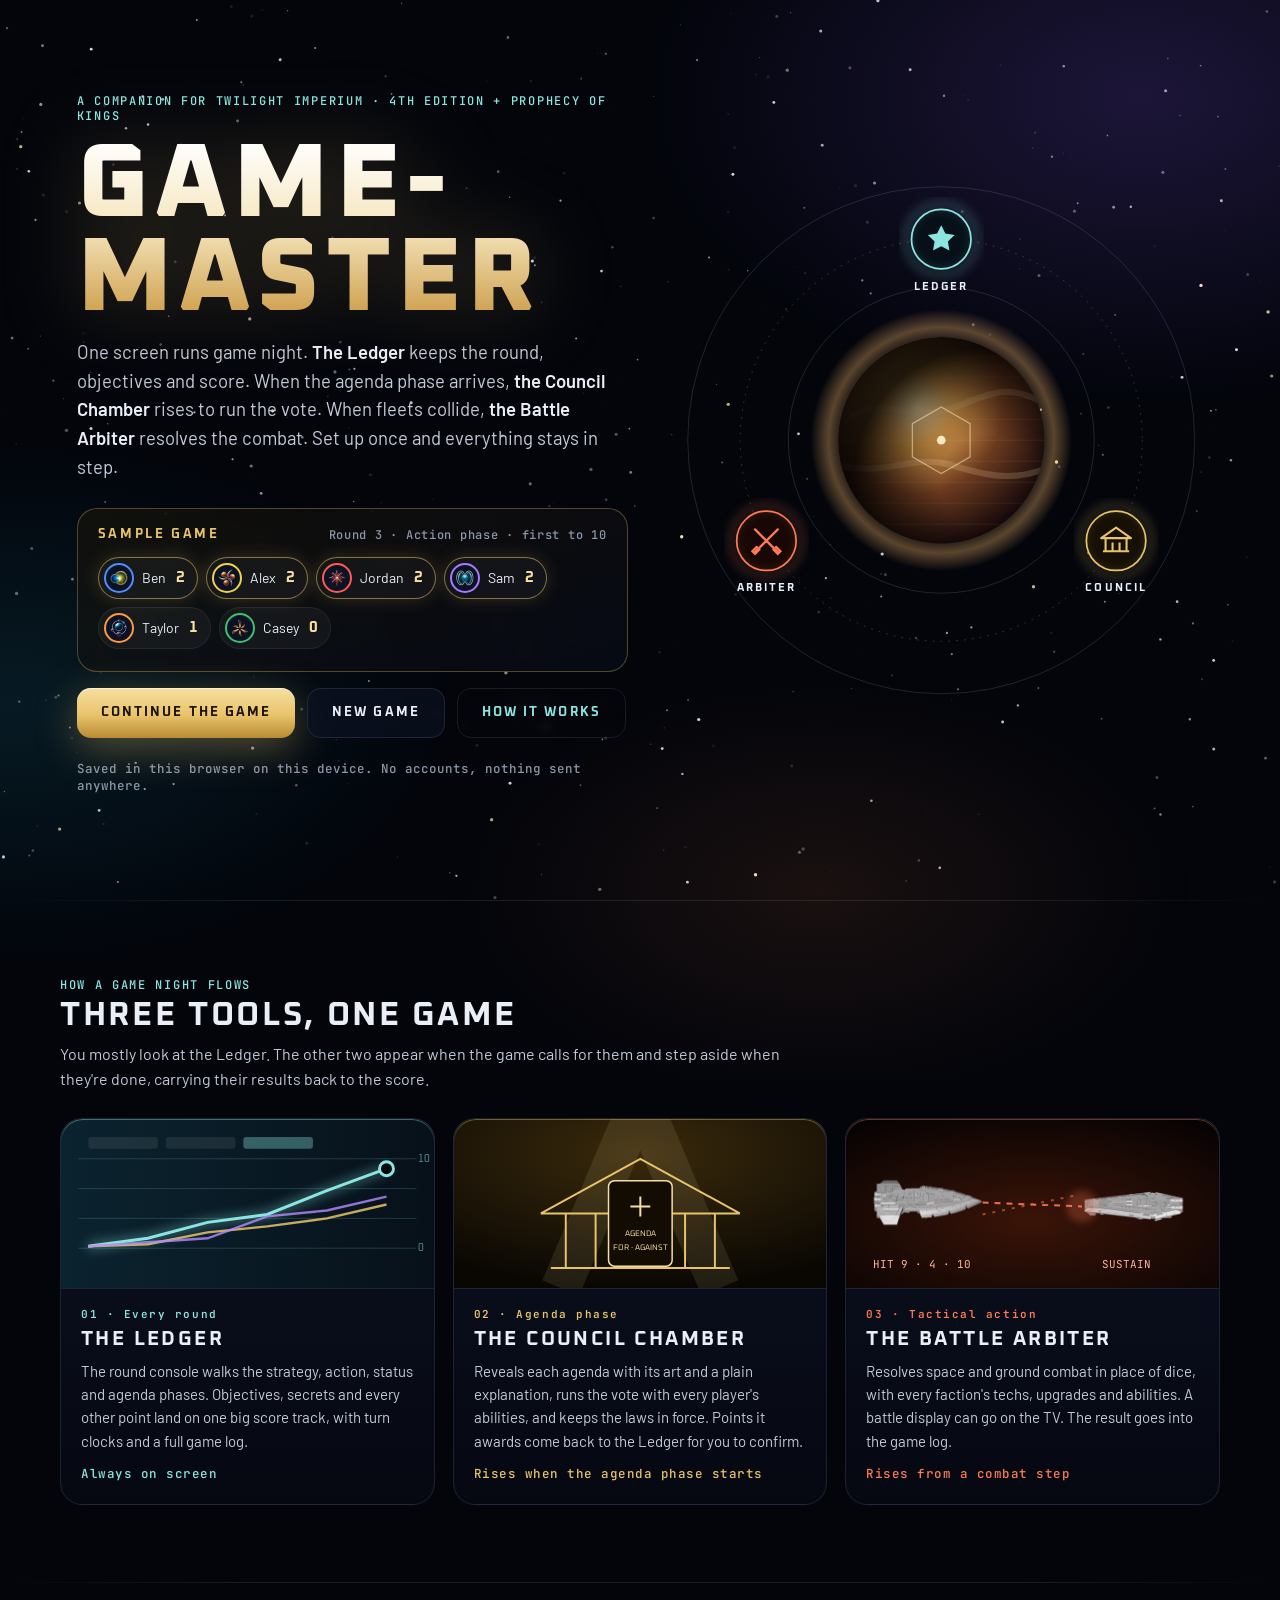
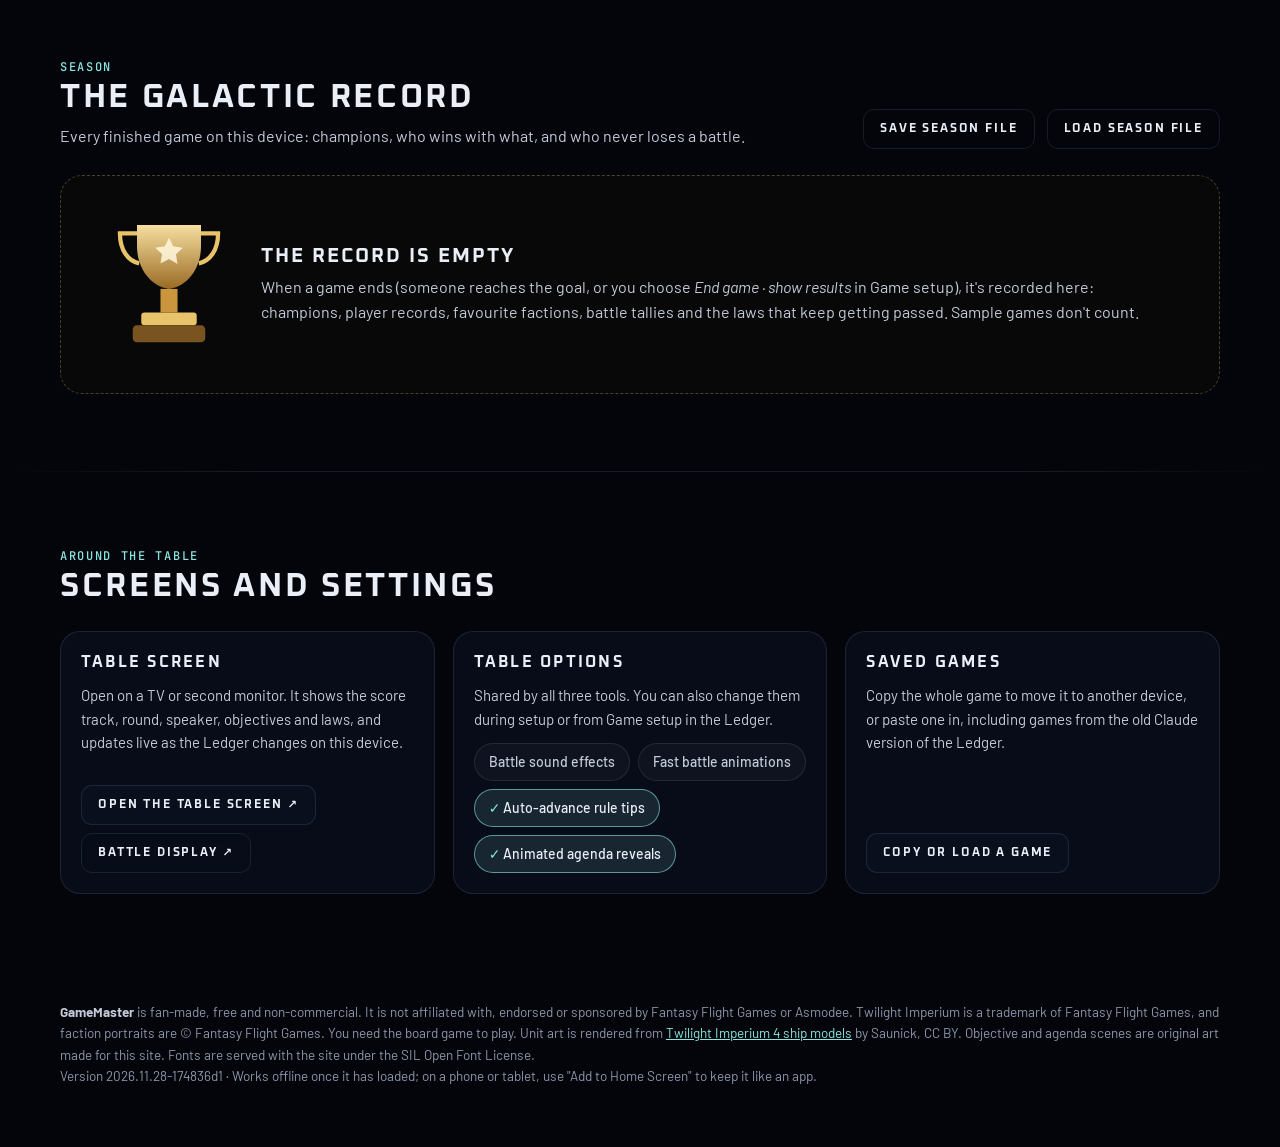
<file: home/index.html>
<!DOCTYPE html>
<html lang="en">
<head>
<meta charset="utf-8">
<meta name="viewport" content="width=device-width, initial-scale=1, viewport-fit=cover">
<title>GameMaster · Twilight Imperium companion</title>
<link rel="stylesheet" href="../shared/fonts/fonts.css">
<style>
:root{
  --void:#03050b; --ink:#e9eef7; --soft:#c3cad8; --dim:#8d97ab; --line:rgba(170,200,255,.12);
  --gold:#e8c36a; --gold2:#f6dfa0; --cyan:#8be6e2; --ember:#ff7a52; --violet:#b48cff;
  --display:"Oxanium",system-ui,sans-serif; --body:"Barlow",system-ui,sans-serif; --mono:"JetBrains Mono",ui-monospace,monospace;
}
*{box-sizing:border-box}
html{scroll-behavior:smooth}
body{margin:0;background:var(--void);color:var(--ink);font:16px/1.55 var(--body);overflow-x:hidden}
button{font:inherit;color:inherit}
a{color:var(--cyan)}

/* ---------- sky ---------- */
#sky{position:fixed;inset:0;width:100%;height:100%;z-index:0;pointer-events:none}
.nebula{position:fixed;inset:-20%;z-index:0;pointer-events:none;
  background:
    radial-gradient(40% 35% at 78% 22%,rgba(120,80,220,.22),transparent 70%),
    radial-gradient(35% 30% at 15% 70%,rgba(30,140,170,.16),transparent 70%),
    radial-gradient(30% 25% at 60% 85%,rgba(230,120,60,.10),transparent 70%);
  animation:drift 60s ease-in-out infinite alternate}
@keyframes drift{to{transform:translate3d(-3%,2%,0) scale(1.05)}}
main{position:relative;z-index:1}

/* ---------- hero ---------- */
.hero{min-height:min(100vh,980px);display:grid;grid-template-columns:minmax(0,1.05fr) minmax(0,1fr);align-items:center;gap:clamp(20px,4vw,70px);
  padding:clamp(28px,5vw,80px) clamp(20px,6vw,110px) clamp(40px,6vw,90px);max-width:1680px;margin:0 auto}
.eyebrow{font:500 12px/1.3 var(--mono);letter-spacing:.14em;text-transform:uppercase;color:var(--cyan)}
.hero h1{margin:14px 0 10px;font:800 clamp(52px,8.2vw,148px)/.9 var(--display);letter-spacing:.06em;text-transform:uppercase;
  background:linear-gradient(180deg,#fff 0%,#f6e7c0 45%,#c9963e 100%);-webkit-background-clip:text;background-clip:text;color:transparent;
  filter:drop-shadow(0 0 40px rgba(232,195,106,.25))}
.hero .lede{font-size:clamp(17px,1.45vw,22px);color:var(--soft);max-width:34em;margin:0 0 26px}
.hero .lede b{color:var(--ink);font-weight:600}

.cta{display:flex;flex-wrap:wrap;gap:12px;margin-bottom:22px}
.btn{height:50px;padding:0 24px;border-radius:14px;border:1px solid var(--line);background:rgba(12,18,34,.7);cursor:pointer;
  font:700 13px var(--display);letter-spacing:.16em;text-transform:uppercase;transition:transform .15s,box-shadow .2s,background .2s;backdrop-filter:blur(6px)}
.btn:hover{transform:translateY(-1px);border-color:rgba(232,195,106,.5)}
.btn.primary{border:0;color:#1a1204;background:linear-gradient(180deg,var(--gold2),var(--gold) 55%,#b98a35);box-shadow:0 10px 40px rgba(232,195,106,.35),inset 0 1px 0 rgba(255,255,255,.6)}
.btn.primary:hover{box-shadow:0 14px 50px rgba(232,195,106,.5),inset 0 1px 0 rgba(255,255,255,.6)}
.btn.ghost{background:transparent}
.btn.sm{height:40px;padding:0 16px;font-size:11.5px;border-radius:11px}

/* the game in progress */
.current{border:1px solid rgba(232,195,106,.32);border-radius:20px;padding:18px 20px;background:linear-gradient(160deg,rgba(28,22,8,.55),rgba(8,12,24,.75));backdrop-filter:blur(8px);max-width:640px}
.current .row{display:flex;align-items:center;justify-content:space-between;gap:12px;flex-wrap:wrap}
.current h2{margin:0;font:700 13px var(--display);letter-spacing:.2em;text-transform:uppercase;color:var(--gold)}
.current .meta{font:500 12px var(--mono);color:var(--dim);letter-spacing:.06em}
.seats{display:flex;flex-wrap:wrap;gap:8px;margin:14px 0 4px}
.seat{display:flex;align-items:center;gap:8px;padding:5px 12px 5px 5px;border-radius:999px;background:rgba(255,255,255,.04);border:1px solid rgba(255,255,255,.07);font-size:14px}
.seat img{width:30px;height:30px;border-radius:50%;border:2px solid var(--c);background:#0b1224;object-fit:contain;padding:3px}
.seat b{font:700 15px var(--display);color:var(--gold2);margin-left:2px}
.seat.lead{border-color:rgba(232,195,106,.55);box-shadow:0 0 18px rgba(232,195,106,.18)}

/* Mecatol and the three stations */
.orrery{position:relative;aspect-ratio:1;width:min(100%,640px);justify-self:center}
.orrery svg{width:100%;height:100%;overflow:visible}
.ring{fill:none;stroke:rgba(170,200,255,.18);stroke-width:1}
.ring.dash{stroke-dasharray:2 7;stroke:rgba(139,230,226,.28)}
.spin{transform-origin:300px 300px;animation:spin 90s linear infinite}
.spin.r2{animation-duration:140s;animation-direction:reverse}
.spin.r3{animation-duration:200s}
@keyframes spin{to{transform:rotate(360deg)}}
.counter{transform-box:fill-box;transform-origin:center;animation:spin 90s linear infinite reverse}
.r2 .counter{animation-duration:140s;animation-direction:normal}
.r3 .counter{animation-duration:200s}
.station text{font:700 13px var(--display);letter-spacing:.18em;fill:var(--ink);text-anchor:middle;text-transform:uppercase}
@media (prefers-reduced-motion:reduce){.spin,.counter,.nebula{animation:none}}

/* ---------- sections ---------- */
section.band{max-width:1380px;margin:0 auto;padding:clamp(40px,6vw,90px) clamp(20px,5vw,60px)}
.band>header{display:flex;align-items:end;justify-content:space-between;gap:20px;flex-wrap:wrap;margin-bottom:26px}
.band h2{margin:6px 0 0;font:700 clamp(26px,2.6vw,40px)/1.05 var(--display);letter-spacing:.08em;text-transform:uppercase}
.band header p{margin:8px 0 0;color:var(--soft);max-width:46em}
.rule{height:1px;max-width:1380px;margin:0 auto;background:linear-gradient(90deg,transparent,var(--line) 20%,var(--line) 80%,transparent)}

/* flow */
.flow{display:grid;grid-template-columns:repeat(3,minmax(0,1fr));gap:18px;position:relative}
.stage{position:relative;border:1px solid var(--line);border-radius:22px;overflow:hidden;background:linear-gradient(180deg,rgba(14,20,38,.85),rgba(6,9,18,.9));min-height:100%}
.stage .art{height:170px;position:relative;overflow:hidden;border-bottom:1px solid var(--line)}
.stage .art svg{position:absolute;inset:0;width:100%;height:100%}
.stage .txt{padding:18px 20px 22px}
.stage .num{font:600 11px var(--mono);letter-spacing:.14em;color:var(--t)}
.stage h3{margin:6px 0 8px;font:700 20px var(--display);letter-spacing:.12em;text-transform:uppercase}
.stage p{margin:0;color:var(--soft);font-size:15px}
.stage .when{margin-top:12px;font:500 12.5px var(--mono);color:var(--t);letter-spacing:.04em}
.stage[data-t="ledger"]{--t:var(--cyan)}.stage[data-t="council"]{--t:var(--gold)}.stage[data-t="arbiter"]{--t:var(--ember)}
.stage::after{content:"";position:absolute;inset:0;border-radius:inherit;pointer-events:none;box-shadow:inset 0 1px 0 color-mix(in srgb,var(--t) 40%,transparent)}

/* season */
.kpis{display:grid;grid-template-columns:repeat(4,minmax(0,1fr));gap:14px;margin-bottom:18px}
.kpi{border:1px solid var(--line);border-radius:18px;padding:16px 18px;background:rgba(10,15,30,.7)}
.kpi b{display:block;font:700 clamp(28px,2.6vw,40px)/1 var(--display);color:var(--gold2)}
.kpi span{display:block;margin-top:6px;font:500 11.5px var(--mono);letter-spacing:.1em;text-transform:uppercase;color:var(--dim)}
.kpi small{display:block;margin-top:4px;color:var(--soft);font-size:13.5px}
.grid2{display:grid;grid-template-columns:minmax(0,1.25fr) minmax(0,1fr);gap:18px}
.panel{border:1px solid var(--line);border-radius:20px;background:rgba(8,12,24,.78);padding:18px 18px 10px;min-width:0}
.panel h3{margin:0 0 12px;font:700 13px var(--display);letter-spacing:.2em;text-transform:uppercase;color:var(--gold)}
table{width:100%;border-collapse:collapse;font-size:14.5px}
th{font:500 10.5px var(--mono);letter-spacing:.1em;text-transform:uppercase;color:var(--dim);text-align:left;padding:6px 8px;border-bottom:1px solid var(--line)}
td{padding:9px 8px;border-bottom:1px solid rgba(255,255,255,.04)}
td.n,th.n{text-align:right;font-variant-numeric:tabular-nums}
.who{display:flex;align-items:center;gap:9px}
.who img{width:26px;height:26px;border-radius:50%;border:2px solid var(--c,#555);background:#0b1224;object-fit:contain;padding:2px;flex:none}
.bar{height:6px;border-radius:9px;background:rgba(255,255,255,.06);overflow:hidden;min-width:60px}
.bar i{display:block;height:100%;background:linear-gradient(90deg,var(--gold),var(--gold2))}
.champs{display:grid;gap:10px;margin-bottom:8px}
.champ{display:grid;grid-template-columns:auto 1fr auto;gap:14px;align-items:center;padding:10px 12px;border-radius:14px;background:linear-gradient(90deg,rgba(232,195,106,.09),transparent 70%);border:1px solid rgba(232,195,106,.18)}
.champ img{width:46px;height:46px;border-radius:50%;border:2px solid var(--c);background:#0b1224;object-fit:contain;padding:4px}
.champ b{font:700 16px var(--display);letter-spacing:.06em}
.champ .sub{color:var(--dim);font-size:13px}
.champ .vp{font:700 22px var(--display);color:var(--gold2)}
.empty{border:1px dashed rgba(232,195,106,.3);border-radius:22px;padding:34px clamp(18px,4vw,44px);display:grid;grid-template-columns:auto 1fr;gap:28px;align-items:center;background:rgba(20,16,8,.35)}
.empty svg{width:clamp(90px,10vw,140px);height:auto}
.empty h3{margin:0 0 6px;font:700 20px var(--display);letter-spacing:.1em;text-transform:uppercase}
.empty p{margin:0;color:var(--soft)}
.tag{display:inline-block;padding:2px 8px;border-radius:999px;font:500 11px var(--mono);letter-spacing:.06em;background:rgba(255,255,255,.06);color:var(--soft)}

/* table tools */
.tools{display:grid;grid-template-columns:repeat(3,minmax(0,1fr));gap:18px}
.tool{border:1px solid var(--line);border-radius:20px;padding:20px;background:rgba(10,15,30,.75);display:flex;flex-direction:column;gap:12px}
.tool h3{margin:0;font:700 16px var(--display);letter-spacing:.14em;text-transform:uppercase}
.tool p{margin:0;color:var(--soft);font-size:15px;flex:1}
.tool .acts{display:flex;flex-wrap:wrap;gap:8px}
.chips{display:flex;flex-wrap:wrap;gap:8px}
.chip{height:38px;padding:0 14px;border-radius:999px;border:1px solid var(--line);background:rgba(255,255,255,.03);cursor:pointer;font:500 14px var(--body);color:var(--soft)}
.chip[aria-pressed="true"]{border-color:rgba(139,230,226,.6);color:var(--ink);background:rgba(139,230,226,.12)}
.chip[aria-pressed="true"]::before{content:"✓ ";color:var(--cyan)}
.note{font:500 12.5px var(--mono);color:var(--dim)}

footer{max-width:1380px;margin:0 auto;padding:30px clamp(20px,5vw,60px) 60px;color:var(--dim);font-size:13.5px;line-height:1.6}
footer b{color:var(--soft)}

/* responsive */
@media (max-width:1000px){
  .hero{grid-template-columns:1fr;min-height:auto;padding-top:24px}
  .orrery{order:-1;width:min(78vw,420px);margin:-10px auto -30px}
  .flow,.tools{grid-template-columns:1fr}
  .grid2{grid-template-columns:1fr}
  .kpis{grid-template-columns:repeat(2,minmax(0,1fr))}
}
@media (max-width:560px){
  .btn{height:48px;padding:0 18px;flex:1 1 auto}
  .empty{grid-template-columns:1fr;text-align:center}.empty svg{margin:0 auto}
  td,th{padding:8px 5px}.hide-sm{display:none}
}
</style>
</head>
<body>
<canvas id="sky" aria-hidden="true"></canvas><div class="nebula" aria-hidden="true"></div>
<main>
  <section class="hero">
    <div>
      <div class="eyebrow">A companion for Twilight Imperium · 4th Edition + Prophecy of Kings</div>
      <h1>Game&shy;Master</h1>
      <p class="lede">One screen runs game night. <b>The Ledger</b> keeps the round, objectives and score. When the agenda phase arrives, <b>the Council Chamber</b> rises to run the vote. When fleets collide, <b>the Battle Arbiter</b> resolves the combat. Set up once and everything stays in step.</p>
      <div id="current"></div>
      <div class="cta" id="cta"></div>
      <div class="note">Saved in this browser on this device. No accounts, nothing sent anywhere.</div>
    </div>
    <div class="orrery" aria-hidden="true">
      <svg viewBox="0 0 600 600">
        <defs>
          <radialGradient id="planet" cx="38%" cy="34%" r="70%"><stop offset="0" stop-color="#ffe7b0"/><stop offset=".25" stop-color="#d79a4a"/><stop offset=".6" stop-color="#6b3a1f"/><stop offset="1" stop-color="#14080a"/></radialGradient>
          <radialGradient id="atmo" cx="50%" cy="50%" r="50%"><stop offset=".72" stop-color="rgba(255,190,110,0)"/><stop offset=".86" stop-color="rgba(255,190,110,.35)"/><stop offset="1" stop-color="rgba(255,190,110,0)"/></radialGradient>
          <radialGradient id="shade" cx="72%" cy="70%" r="65%"><stop offset=".35" stop-color="rgba(0,0,0,0)"/><stop offset="1" stop-color="rgba(0,0,0,.85)"/></radialGradient>
          <pattern id="lat" width="24" height="24" patternUnits="userSpaceOnUse"><path d="M0 12h24" stroke="rgba(255,230,180,.08)"/></pattern>
          <filter id="glow"><feGaussianBlur stdDeviation="6"/></filter>
          <clipPath id="pc"><circle cx="300" cy="300" r="118"/></clipPath>
        </defs>
        <circle cx="300" cy="300" r="290" class="ring"/>
        <circle cx="300" cy="300" r="230" class="ring dash"/>
        <circle cx="300" cy="300" r="175" class="ring"/>
        <circle cx="300" cy="300" r="150" fill="url(#atmo)"/>
        <circle cx="300" cy="300" r="118" fill="url(#planet)"/>
        <g clip-path="url(#pc)"><g class="spin r3"><rect x="150" y="150" width="300" height="300" fill="url(#lat)"/>
          <path d="M200 270c40-18 70 8 110-6s60-30 100-10M190 330c50 10 80-14 120-2s70 20 110 4" stroke="rgba(255,225,170,.18)" stroke-width="7" fill="none" stroke-linecap="round"/></g></g>
        <circle cx="300" cy="300" r="118" fill="url(#shade)"/>
        <g opacity=".9"><polygon points="300,262 333,281 333,319 300,338 267,319 267,281" fill="none" stroke="rgba(255,240,200,.55)" stroke-width="1.5"/>
          <circle cx="300" cy="300" r="5" fill="#fff3d2"/></g>
        <!-- stations -->
        <g class="spin"><g class="station" transform="translate(300 70)"><g class="counter">
          <circle r="34" fill="#071018" stroke="#8be6e2" stroke-width="2"/><circle r="40" fill="none" stroke="#8be6e2" stroke-opacity=".3" filter="url(#glow)" stroke-width="6"/>
          <path d="M0-16l4.7 9.6 10.6 1.5-7.7 7.4 1.8 10.5L0 8l-9.4 5 1.8-10.5-7.7-7.4 10.6-1.5z" fill="#8be6e2"/><text y="58">Ledger</text></g></g></g>
        <g class="spin r2"><g class="station" transform="translate(500 415)"><g class="counter">
          <circle r="34" fill="#150f05" stroke="#e8c36a" stroke-width="2"/><circle r="40" fill="none" stroke="#e8c36a" stroke-opacity=".3" filter="url(#glow)" stroke-width="6"/>
          <path d="M-15 12h30M-12 12v-14M12 12v-14M-4 12v-10M4 12v-10M-17-3L0-15l17 12z" stroke="#e8c36a" stroke-width="2.4" fill="none" stroke-linejoin="round"/><text y="58">Council</text></g></g></g>
        <g class="spin r3"><g class="station" transform="translate(100 415)"><g class="counter">
          <circle r="34" fill="#170805" stroke="#ff7a52" stroke-width="2"/><circle r="40" fill="none" stroke="#ff7a52" stroke-opacity=".3" filter="url(#glow)" stroke-width="6"/>
          <path d="M-13-13l26 26M13-13l-26 26M8 10l5 5 3-3-5-5M-8 10l-5 5-3-3 5-5" stroke="#ff7a52" stroke-width="2.6" fill="none" stroke-linecap="round"/><text y="58">Arbiter</text></g></g></g>
      </svg>
    </div>
  </section>

  <div class="rule"></div>
  <section class="band" id="flow">
    <header><div><div class="eyebrow">How a game night flows</div><h2>Three tools, one game</h2><p>You mostly look at the Ledger. The other two appear when the game calls for them and step aside when they're done, carrying their results back to the score.</p></div></header>
    <div class="flow">
      <article class="stage" data-t="ledger">
        <div class="art"><svg viewBox="0 0 400 170" preserveAspectRatio="xMidYMid slice">
          <defs><linearGradient id="lg1" x1="0" x2="1"><stop offset="0" stop-color="#0b2430"/><stop offset="1" stop-color="#071019"/></linearGradient></defs>
          <rect width="400" height="170" fill="url(#lg1)"/>
          <g stroke="rgba(139,230,226,.18)"><path d="M30 130H370M30 100H370M30 70H370M30 40H370"/></g>
          <g font-family="Oxanium" font-size="10" fill="rgba(139,230,226,.6)"><text x="372" y="133">0</text><text x="372" y="43">10</text></g>
          <path d="M40 128L100 120L160 104L220 96L280 72L340 50" stroke="#8be6e2" stroke-width="3" fill="none" filter="drop-shadow(0 0 6px #8be6e2)"/>
          <path d="M40 128L100 126L160 114L220 108L280 100L340 86" stroke="#e8c36a" stroke-width="2.4" fill="none" opacity=".85"/>
          <path d="M40 128L100 124L160 120L220 98L280 92L340 78" stroke="#b48cff" stroke-width="2.4" fill="none" opacity=".8"/>
          <circle cx="340" cy="50" r="7" fill="#03050b" stroke="#8be6e2" stroke-width="3"/>
          <g fill="rgba(255,255,255,.08)"><rect x="40" y="18" width="70" height="12" rx="3"/><rect x="118" y="18" width="70" height="12" rx="3"/><rect x="196" y="18" width="70" height="12" rx="3" fill="rgba(139,230,226,.35)"/></g>
        </svg></div>
        <div class="txt"><div class="num">01 · Every round</div><h3>The Ledger</h3><p>The round console walks the strategy, action, status and agenda phases. Objectives, secrets and every other point land on one big score track, with turn clocks and a full game log.</p><div class="when">Always on screen</div></div>
      </article>
      <article class="stage" data-t="council">
        <div class="art"><svg viewBox="0 0 400 170" preserveAspectRatio="xMidYMid slice">
          <defs><radialGradient id="cg" cx="50%" cy="20%" r="80%"><stop offset="0" stop-color="#3a2a0c"/><stop offset="1" stop-color="#0a0703"/></radialGradient></defs>
          <rect width="400" height="170" fill="url(#cg)"/>
          <path d="M200 -20L120 170M200 -20L280 170" stroke="rgba(246,223,160,.10)" stroke-width="40"/>
          <g fill="none" stroke="#e8c36a" stroke-width="2"><path d="M110 150h180M125 150V95M275 150V95M155 150v-55M245 150v-55M185 150v-55M215 150v-55M100 95l100-55 100 55z"/></g>
          <rect x="168" y="62" width="64" height="86" rx="6" fill="#120c03" stroke="#f6dfa0" stroke-width="1.5"/>
          <path d="M200 78v20M190 88h20" stroke="#f6dfa0" stroke-width="2"/><g font-family="Oxanium" font-size="8" fill="#f6dfa0" text-anchor="middle"><text x="200" y="118">AGENDA</text><text x="200" y="132">FOR · AGAINST</text></g>
        </svg></div>
        <div class="txt"><div class="num">02 · Agenda phase</div><h3>The Council Chamber</h3><p>Reveals each agenda with its art and a plain explanation, runs the vote with every player's abilities, and keeps the laws in force. Points it awards come back to the Ledger for you to confirm.</p><div class="when">Rises when the agenda phase starts</div></div>
      </article>
      <article class="stage" data-t="arbiter">
        <div class="art"><svg viewBox="0 0 400 170" preserveAspectRatio="xMidYMid slice">
          <defs><radialGradient id="ag" cx="50%" cy="60%" r="70%"><stop offset="0" stop-color="#3a1408"/><stop offset="1" stop-color="#080303"/></radialGradient></defs>
          <rect width="400" height="170" fill="url(#ag)"/>
          <image href="../assets/units/dn.webp" x="40" y="44" width="110" height="80" opacity=".95"/>
          <image href="../assets/units/ca.webp" x="252" y="56" width="100" height="64" opacity=".95" transform="scale(-1 1) translate(-604 0)"/>
          <g stroke="#ff7a52" stroke-width="2" opacity=".9"><path d="M150 84L250 88" stroke-dasharray="6 6"/><path d="M150 96L248 76" stroke-dasharray="3 7" opacity=".6"/></g>
          <circle cx="250" cy="88" r="16" fill="rgba(255,122,82,.25)" filter="blur(4px)"/>
          <g font-family="JetBrains Mono" font-size="11" fill="#ffb39b"><text x="40" y="150">HIT 9 · 4 · 10</text><text x="270" y="150">SUSTAIN</text></g>
        </svg></div>
        <div class="txt"><div class="num">03 · Tactical action</div><h3>The Battle Arbiter</h3><p>Resolves space and ground combat in place of dice, with every faction's techs, upgrades and abilities. A battle display can go on the TV. The result goes into the game log.</p><div class="when">Rises from a combat step</div></div>
      </article>
    </div>
  </section>

  <div class="rule"></div>
  <section class="band" id="season">
    <header><div><div class="eyebrow">Season</div><h2>The Galactic record</h2><p>Every finished game on this device: champions, who wins with what, and who never loses a battle.</p></div>
      <div class="cta" style="margin:0"><button class="btn sm ghost" id="exportSeason">Save season file</button><button class="btn sm ghost" id="importSeasonBtn">Load season file</button><input type="file" id="importSeason" accept="application/json,.json" hidden></div></header>
    <div id="seasonBody"></div>
  </section>

  <div class="rule"></div>
  <section class="band" id="tools">
    <header><div><div class="eyebrow">Around the table</div><h2>Screens and settings</h2></div></header>
    <div class="tools">
      <div class="tool"><h3>Table screen</h3><p>Open on a TV or second monitor. It shows the score track, round, speaker, objectives and laws, and updates live as the Ledger changes on this device.</p>
        <div class="acts"><button class="btn sm" id="openTable">Open the table screen ↗</button><button class="btn sm ghost" id="openBattle">Battle display ↗</button></div></div>
      <div class="tool"><h3>Table options</h3><p>Shared by all three tools. You can also change them during setup or from Game setup in the Ledger.</p>
        <div class="chips" id="opts"></div></div>
      <div class="tool"><h3>Saved games</h3><p>Copy the whole game to move it to another device, or paste one in, including games from the old Claude version of the Ledger.</p>
        <div class="acts"><button class="btn sm" id="openSaves">Copy or load a game</button></div></div>
    </div>
  </section>

  <footer>
    <b>GameMaster</b> is fan-made, free and non-commercial. It is not affiliated with, endorsed or sponsored by Fantasy Flight Games or Asmodee. Twilight Imperium is a trademark of Fantasy Flight Games, and faction portraits are © Fantasy Flight Games. You need the board game to play.
    Unit art is rendered from <a href="https://www.thingiverse.com/thing:4191414" target="_blank" rel="noopener">Twilight Imperium 4 ship models</a> by Saunick, CC BY. Objective and agenda scenes are original art made for this site. Fonts are served with the site under the SIL Open Font License.
    <br><span id="ver"></span> · Works offline once it has loaded; on a phone or tablet, use "Add to Home Screen" to keep it like an app.
  </footer>
</main>

<script src="../shared/version.js"></script>
<script src="../shared/factions.js"></script>
<script src="../shared/bus.js"></script>
<script src="../shared/table.js"></script>
<script>
(function () {
  const $ = id => document.getElementById(id);
  const esc = s => String(s ?? '').replace(/[&<>"]/g, c => ({'&':'&amp;','<':'&lt;','>':'&gt;','"':'&quot;'}[c]));
  const em = fid => { const f = TI4.faction(fid); return f && f.art.emblem ? '../' + f.art.emblem : ''; };
  const fname = fid => { const f = TI4.faction(fid); return f ? f.name.replace(/^The /, '') : '—'; };
  const col = c => TI4.COLORS[c] || '#888';
  const read = k => { try { return JSON.parse(localStorage.getItem(k)); } catch (e) { return null; } };
  const PH = { strategy: 'Strategy phase', action: 'Action phase', status: 'Status phase', agenda: 'Agenda phase' };

  /* ---- ask the Ledger to do something, even if it is still loading ---- */
  function ledger(act) { TI4.pending.set('ledger', { act }); TI4.open('ledger'); }

  /* ---- the game in progress ---- */
  function drawCurrent() {
    const b = read('ti4gm:board'), t = TI4.table.read();
    const live = b && t && b.gid === t.gid && b.players && b.players.length;
    if (!live) {
      $('current').innerHTML = '';
      $('cta').innerHTML = `<button class="btn primary" data-go="wizard">Start a game</button><button class="btn" data-go="sample">Explore a sample game</button><a class="btn ghost" href="#flow" style="display:inline-grid;place-items:center;text-decoration:none">How it works</a>`;
      return;
    }
    const top = Math.max(...b.players.map(p => p.total));
    const seats = b.players.map(p => `<span class="seat ${p.total === top && top > 0 ? 'lead' : ''}" title="${esc(p.name)} · ${esc(fname(p.faction))}"><img src="${em(p.faction)}" alt="" style="--c:${col(p.color)}">${esc(p.name)}<b>${p.total}</b></span>`).join('');
    $('current').innerHTML = `<div class="current"><div class="row"><h2>${b.sample ? 'Sample game' : 'Game in progress'}</h2><span class="meta">Round ${b.round} · ${PH[b.phase] || 'Setup'} · first to ${b.goal}</span></div><div class="seats">${seats}</div></div>`;
    $('cta').innerHTML = `<button class="btn primary" data-go="continue">Continue the game</button><button class="btn" data-go="wizard">New game</button>${b.sample ? '' : ''}<a class="btn ghost" href="#flow" style="display:inline-grid;place-items:center;text-decoration:none">How it works</a>`;
    $('current').style.marginBottom = '16px';
  }
  document.addEventListener('click', e => {
    const g = e.target.closest('[data-go]'); if (!g) return;
    if (g.dataset.go === 'continue') TI4.open('ledger');
    else ledger(g.dataset.go);
  });

  /* ---- season ---- */
  function seasonGames() { return (read('ti4gm:seasons') || []).filter(g => g && g.players && g.players.length).sort((a, b) => a.date < b.date ? 1 : -1); }
  const key = n => String(n || '').trim().toLowerCase();
  function drawSeason() {
    const games = seasonGames();
    if (!games.length) {
      $('seasonBody').innerHTML = `<div class="empty"><svg viewBox="0 0 120 140"><defs><linearGradient id="tg" x1="0" x2="0" y1="0" y2="1"><stop offset="0" stop-color="#f6dfa0"/><stop offset="1" stop-color="#9a6a24"/></linearGradient></defs>
        <path d="M30 14h60v20c0 22-14 38-30 40-16-2-30-18-30-40z" fill="url(#tg)"/><path d="M30 22H14c0 16 8 26 18 28M90 22h16c0 16-8 26-18 28" fill="none" stroke="#e8c36a" stroke-width="4"/>
        <rect x="52" y="74" width="16" height="22" fill="#c9963e"/><rect x="34" y="96" width="52" height="12" rx="3" fill="#e8c36a"/><rect x="26" y="108" width="68" height="16" rx="4" fill="#7a5420"/>
        <path d="M60 26l4 8 9 1.3-6.5 6.3 1.5 9L60 46l-8 4.2 1.5-9L47 35.3l9-1.3z" fill="#fff7dd" opacity=".85"/></svg>
        <div><h3>The record is empty</h3><p>When a game ends (someone reaches the goal, or you choose <i>End game · show results</i> in Game setup), it's recorded here: champions, player records, favourite factions, battle tallies and the laws that keep getting passed. Sample games don't count.</p></div></div>`;
      return;
    }
    // players across games are matched by name
    const P = {}, F = {}, L = {};
    let rounds = 0, minutes = 0, battles = 0;
    for (const g of games) {
      rounds += g.rounds || 0; minutes += g.minutes || 0; battles += (g.battles || []).length;
      const byId = Object.fromEntries(g.players.map(p => [p.id, p]));
      for (const p of g.players) {
        const k = key(p.name), r = P[k] = P[k] || { name: p.name, games: 0, wins: 0, vp: 0, bw: 0, bl: 0, facs: {}, color: p.color, faction: p.faction };
        r.games++; r.vp += p.total; r.facs[p.faction] = (r.facs[p.faction] || 0) + 1; r.color = p.color; r.faction = p.faction;
        if ((g.winners || []).includes(p.id)) r.wins++;
        const f = F[p.faction] = F[p.faction] || { id: p.faction, games: 0, wins: 0, vp: 0 };
        f.games++; f.vp += p.total; if ((g.winners || []).includes(p.id)) f.wins++;
      }
      for (const x of g.battles || []) {
        if (!x.winner) continue;
        const loser = x.winner === x.att ? x.def : x.att;
        if (byId[x.winner]) P[key(byId[x.winner].name)].bw++;
        if (byId[loser]) P[key(byId[loser].name)].bl++;
      }
      for (const a of g.agendas || []) if (a.pill === 'law') L[a.id] = (L[a.id] || 0) + 1;
    }
    const players = Object.values(P).sort((a, b) => b.wins - a.wins || b.wins / b.games - a.wins / a.games || b.vp / b.games - a.vp / a.games);
    const facs = Object.values(F).sort((a, b) => b.wins - a.wins || b.games - a.games);
    const lead = players[0];
    const fav = r => Object.entries(r.facs).sort((a, b) => b[1] - a[1])[0][0];
    const kpi = (v, l, s) => `<div class="kpi"><b>${v}</b><span>${l}</span>${s ? `<small>${s}</small>` : ''}</div>`;
    const champs = games.slice(0, 6).map(g => {
      const w = g.players.find(p => (g.winners || [])[0] === p.id) || g.players[0];
      const d = new Date(g.date);
      return `<div class="champ"><img src="${em(w.faction)}" alt="" style="--c:${col(w.color)}"><div><b>${esc(w.name)}</b> <span class="sub">· ${esc(fname(w.faction))}</span><div class="sub">${d.toLocaleDateString(undefined, { month: 'short', day: 'numeric', year: 'numeric' })} · ${g.players.length} players · ${g.rounds} rounds${g.reached ? '' : ' · ended early'}</div></div><div class="vp">${w.total}<span class="sub"> VP</span></div></div>`;
    }).join('');
    const prow = players.map(r => `<tr><td><span class="who"><img src="${em(fav(r))}" alt="" style="--c:${col(r.color)}">${esc(r.name)}</span></td><td class="n">${r.games}</td><td class="n"><b>${r.wins}</b></td>
      <td class="hide-sm"><div class="bar"><i style="width:${Math.round(100 * r.wins / r.games)}%"></i></div></td><td class="n">${(r.vp / r.games).toFixed(1)}</td><td class="n hide-sm">${r.bw}–${r.bl}</td></tr>`).join('');
    const frow = facs.slice(0, 10).map(f => `<tr><td><span class="who"><img src="${em(f.id)}" alt="" style="--c:#6b7a99">${esc(fname(f.id))}</span></td><td class="n">${f.games}</td><td class="n"><b>${f.wins}</b></td><td class="n">${(f.vp / f.games).toFixed(1)}</td></tr>`).join('');
    const laws = Object.entries(L).sort((a, b) => b[1] - a[1]).slice(0, 5).map(([id, n]) => `<span class="tag">${esc(id.replace(/-/g, ' '))} · ${n}×</span>`).join(' ');
    $('seasonBody').innerHTML =
      `<div class="kpis">${kpi(games.length, 'Games recorded', minutes ? Math.round(minutes / games.length / 60 * 10) / 10 + ' hours on average' : '')}${kpi(lead ? esc(lead.name) : '—', 'Most wins', lead ? lead.wins + ' of ' + lead.games + ' games' : '')}${kpi((rounds / games.length).toFixed(1), 'Rounds per game')}${kpi(battles, 'Battles resolved', 'by the Arbiter')}</div>
       <div class="grid2"><div class="panel"><h3>Player standings</h3><table><thead><tr><th>Player</th><th class="n">Games</th><th class="n">Wins</th><th class="hide-sm">Win rate</th><th class="n">Avg VP</th><th class="n hide-sm">Battles W–L</th></tr></thead><tbody>${prow}</tbody></table></div>
       <div class="panel"><h3>Hall of champions</h3><div class="champs">${champs}</div></div></div>
       <div class="grid2" style="margin-top:18px"><div class="panel"><h3>Factions</h3><table><thead><tr><th>Faction</th><th class="n">Played</th><th class="n">Wins</th><th class="n">Avg VP</th></tr></thead><tbody>${frow}</tbody></table></div>
       <div class="panel"><h3>Laws that keep passing</h3><p style="margin:0 0 14px">${laws || '<span class="note">No laws recorded yet.</span>'}</p></div></div>`;
  }
  $('exportSeason').onclick = () => {
    const data = JSON.stringify({ ti4gmSeason: 1, exported: new Date().toISOString(), games: read('ti4gm:seasons') || [] }, null, 1);
    const a = document.createElement('a'); a.href = URL.createObjectURL(new Blob([data], { type: 'application/json' }));
    a.download = 'ti4-season-' + new Date().toISOString().slice(0, 10) + '.json'; document.body.appendChild(a); a.click(); setTimeout(() => { URL.revokeObjectURL(a.href); a.remove(); }, 1500);
  };
  $('importSeasonBtn').onclick = () => $('importSeason').click();
  $('importSeason').onchange = async e => {
    const f = e.target.files[0]; if (!f) return;
    try {
      const d = JSON.parse(await f.text()), add = Array.isArray(d) ? d : d.games;
      if (!Array.isArray(add)) throw 0;
      const have = read('ti4gm:seasons') || [], ids = new Set(have.map(g => g.gid));
      localStorage.setItem('ti4gm:seasons', JSON.stringify(have.concat(add.filter(g => g && g.gid && !ids.has(g.gid)))));
      drawSeason();
    } catch (err) { alert("That file isn't a season file from this site."); }
    e.target.value = '';
  };

  /* ---- table tools ---- */
  $('openTable').onclick = () => window.open('../table/', 'ti4gm-table');
  $('openBattle').onclick = () => window.open('../arbiter/#display', 'ti4gm-battle');
  $('openSaves').onclick = () => ledger('menu');
  const OPTS = [['sound', 'Battle sound effects'], ['fast', 'Fast battle animations'], ['quick', 'Auto-advance rule tips'], ['motion', 'Animated agenda reveals']];
  function drawOpts() { const o = TI4.options.read(); $('opts').innerHTML = OPTS.map(([k, l]) => `<button class="chip" data-opt="${k}" aria-pressed="${!!o[k]}">${l}</button>`).join(''); }
  $('opts').addEventListener('click', e => { const b = e.target.closest('[data-opt]'); if (!b) return; const o = TI4.options.read(); TI4.options.write({ [b.dataset.opt]: !o[b.dataset.opt] }); drawOpts(); });

  $('ver').textContent = window.TI4_VERSION ? 'Version ' + window.TI4_VERSION : '';
  /* ---- live ---- */
  const redraw = () => { drawCurrent(); drawSeason(); drawOpts(); };
  TI4.on('board', drawCurrent); TI4.on('table', drawCurrent); TI4.on('season', drawSeason); TI4.on('options', drawOpts);
  TI4.on('shell:shown', m => { if (m.tool === 'home') { redraw(); scrollTo(0, 0); } });
  redraw();

  /* ---- star field ---- */
  const cv = $('sky'), cx = cv.getContext('2d'); let stars = [], W = 0, H = 0, still = matchMedia('(prefers-reduced-motion: reduce)').matches;
  function size() {
    const d = Math.min(devicePixelRatio || 1, 2); W = innerWidth; H = innerHeight; cv.width = W * d; cv.height = H * d; cx.setTransform(d, 0, 0, d, 0, 0);
    stars = Array.from({ length: Math.round(W * H / 2600) }, () => ({ x: Math.random() * W, y: Math.random() * H, z: Math.random(), t: Math.random() * 6.28 }));
  }
  function frame(ts) {
    cx.clearRect(0, 0, W, H);
    const off = scrollY * 0.15;
    for (const s of stars) {
      const tw = still ? .8 : .55 + .45 * Math.sin(s.t + ts / (900 + s.z * 1400));
      const y = ((s.y - off * (0.3 + s.z)) % H + H) % H;
      cx.globalAlpha = (0.25 + s.z * 0.75) * tw; cx.fillStyle = s.z > .93 ? '#ffe9c0' : s.z > .85 ? '#cfe8ff' : '#fff';
      const r = 0.4 + s.z * 1.3; cx.beginPath(); cx.arc(s.x, y, r, 0, 6.283); cx.fill();
    }
    if (!still) requestAnimationFrame(frame);
  }
  addEventListener('resize', () => { size(); if (still) frame(0); }); size(); requestAnimationFrame(frame);
})();
</script>
</body>
</html>
</file>
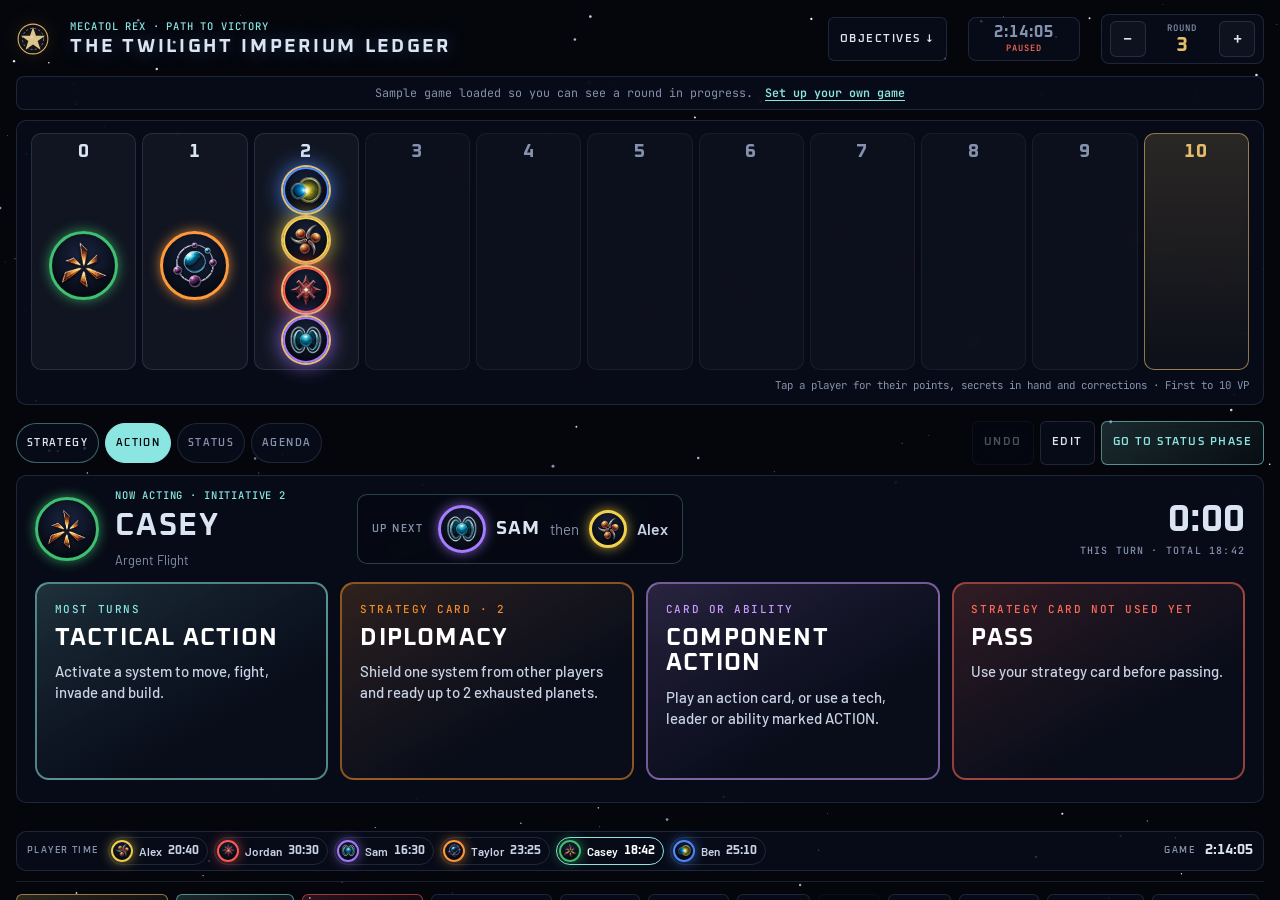
<file: ledger/index.html>
<!DOCTYPE html>
<html lang="en">
<head>
<meta charset="utf-8">
<meta name="viewport" content="width=device-width, initial-scale=1">
<title>Twilight Imperium Ledger</title>
<link rel="stylesheet" href="../shared/fonts/fonts.css">
<link rel="stylesheet" href="scenes.css">
<style>
/* VOICE: the Galactic Archive's war room, matching the Council Chamber; calm glass HUD, drama only on reveals.
   IDEA: the public-objective row on the table, made legible from across the room, with a victory-point track above it.
   PICTURE: a VP track of faction tokens, then the sealed and revealed objective cards with every player's score pips.
   COLOUR and TYPE: void starfield; amber Stage I, blue Stage II, crimson secrets, gold for what matters. Oxanium, Barlow, JetBrains Mono.
   LAYOUT: dais, track band, board left and standings right; full-bleed reveal scene with a glass dossier docked right. */
:root{
  color-scheme:dark;
  --void:#04060c;
  --glass:rgba(9,14,27,.78);
  --glass-2:rgba(16,24,44,.9);
  --line:rgba(150,180,230,.16);
  --fg:#dbe4f3;
  --muted:#8592ad;
  --gold:#e3bd6c;
  --cyan:#8be6e2;
  --s1:#f0a64a; --s2:#6fa8ff; --sec:#ff5d6c; --leak:#c99bff;
  --good:#62d08a; --bad:#ff6a5a;
  --display:"Oxanium","Eurostile","Bank Gothic",system-ui,sans-serif;
  --body:"Barlow","Segoe UI",system-ui,sans-serif;
  --mono:"JetBrains Mono",ui-monospace,Menlo,Consolas,monospace;
}
*{box-sizing:border-box;min-width:0}
html,body{height:100%;margin:0}
body{background:var(--void);color:var(--fg);font-family:var(--body);font-size:clamp(15px,1vw,19px);line-height:1.5;-webkit-font-smoothing:antialiased;overflow:hidden;
  display:flex;flex-direction:column;padding:0 max(16px,env(safe-area-inset-right,0px)) 0 max(16px,env(safe-area-inset-left,0px))}
#stars{position:fixed;inset:0;width:100%;height:100%;z-index:0;pointer-events:none}
body > *:not(#stars):not(.overlay){position:relative;z-index:1}
h1,h2,h3{margin:0;text-wrap:balance}
p{margin:0}
button,select,input,textarea{font:inherit;color:inherit}
button{cursor:pointer}
button:focus-visible,input:focus-visible,select:focus-visible,textarea:focus-visible{outline:2px solid var(--cyan);outline-offset:2px}
.eyebrow{font:500 .7em var(--mono);letter-spacing:.08em;text-transform:uppercase;color:var(--cyan)}
[hidden]{display:none!important}

/* ---------- dais ---------- */
.dais{display:flex;align-items:center;gap:clamp(14px,1.6vw,28px);padding:calc(14px + env(safe-area-inset-top,0px)) 0 12px;flex-wrap:wrap}
.seal{width:clamp(34px,2.6vw,46px);aspect-ratio:1;flex:none;filter:drop-shadow(0 0 10px rgba(240,166,74,.35))}
.brandwrap{flex:1;min-width:220px;display:flex;flex-direction:column;gap:2px}
.dais h1{font:700 clamp(18px,1.5vw,28px) var(--display);letter-spacing:.2em;text-transform:uppercase;text-shadow:0 0 18px rgba(120,170,255,.35)}
.round{display:flex;align-items:center;gap:10px;background:var(--glass);border:1px solid var(--line);border-radius:8px;padding:6px 8px;backdrop-filter:blur(10px)}
.round .lbl{display:block;font:500 .6em var(--mono);letter-spacing:.12em;text-transform:uppercase;color:var(--muted);text-align:center}
.round .rn{display:block;font:700 clamp(20px,1.6vw,30px)/1.1 var(--display);text-align:center;min-width:2.6em;color:var(--gold);letter-spacing:.08em}
.step{width:36px;height:36px;border-radius:6px;border:1px solid var(--line);background:rgba(255,255,255,.03);font:600 16px var(--display)}
.step:hover{border-color:var(--cyan)}
.actions{display:flex;gap:8px;flex-wrap:wrap;justify-content:flex-end}
.btn{background:var(--glass);border:1px solid var(--line);border-radius:6px;padding:.8em 1.05em;min-height:44px;font:600 .7em var(--display);letter-spacing:.14em;text-transform:uppercase;backdrop-filter:blur(10px);transition:border-color .2s,background .2s}
.btn:hover{border-color:rgba(139,230,226,.5)}
.btn.primary{color:var(--cyan);border-color:rgba(139,230,226,.55);background:linear-gradient(135deg,rgba(139,230,226,.16),rgba(139,230,226,.04))}
.btn.primary:hover{border-color:var(--cyan)}
.btn.gold{color:var(--gold);border-color:rgba(227,189,108,.6);background:linear-gradient(135deg,rgba(227,189,108,.18),rgba(227,189,108,.04))}
.btn.secret{color:#ffb0b8;border-color:rgba(255,93,108,.55);background:linear-gradient(135deg,rgba(255,93,108,.16),rgba(255,93,108,.03))}
.btn.danger{border-color:rgba(255,106,90,.6);color:var(--bad)}
.btn:disabled{opacity:.35;cursor:not-allowed}
kbd{font:500 .9em var(--mono);padding:.05em .45em;border:1px solid rgba(139,230,226,.4);border-radius:4px;margin-left:.6em}
.sample{display:flex;gap:12px;align-items:center;justify-content:center;flex-wrap:wrap;padding:8px 14px;margin-bottom:10px;font:400 .78em var(--mono);color:var(--muted);background:var(--glass);border:1px solid var(--line);border-radius:8px;backdrop-filter:blur(10px)}
.linkbtn{background:none;border:0;padding:0;color:var(--cyan);text-decoration:underline;text-underline-offset:3px;font-weight:600}

/* ---------- VP track ---------- */
.track{background:var(--glass);border:1px solid var(--line);border-radius:10px;backdrop-filter:blur(14px);padding:10px 12px;display:grid;grid-template-columns:repeat(var(--n),minmax(0,1fr));gap:4px}
.cell{border-radius:6px;background:rgba(255,255,255,.025);border:1px solid rgba(150,180,230,.08);min-height:clamp(64px,8.5vh,96px);padding:4px;display:grid;grid-template-rows:auto 1fr;gap:3px;position:relative}
.cell .num{font:700 clamp(13px,1vw,19px) var(--display);color:var(--muted);text-align:center;letter-spacing:.06em}
.cell.goal{border-color:rgba(227,189,108,.6);background:linear-gradient(180deg,rgba(227,189,108,.16),rgba(227,189,108,.03))}
.cell.goal .num{color:var(--gold)}
.cell.lit .num{color:var(--fg)}
.toks{display:flex;flex-wrap:wrap;gap:3px;justify-content:center;align-content:center}
.tok{--c:#888;width:clamp(26px,2.1vw,40px);aspect-ratio:1;border-radius:50%;background:radial-gradient(circle at 35% 30%,color-mix(in srgb,var(--c) 70%,#fff),var(--c) 55%,color-mix(in srgb,var(--c) 60%,#000));border:2px solid rgba(255,255,255,.75);display:grid;place-items:center;font:700 clamp(10px,.75vw,14px) var(--display);color:var(--tc,#fff);box-shadow:0 0 14px -2px var(--c);flex:none;letter-spacing:.02em}
.tok.lead{box-shadow:0 0 0 2px var(--gold),0 0 22px var(--c)}
.tok.em{background:radial-gradient(circle at 50% 38%,#1d2846,#060a14 72%);border:3px solid var(--c)}
.tok.em.lead{box-shadow:0 0 0 2px var(--gold),0 0 22px var(--c)}
.tok img{width:80%;height:80%;object-fit:contain;filter:drop-shadow(0 1px 2px #000);pointer-events:none}
@keyframes tokIn{from{transform:scale(.4);opacity:0}}

/* ---------- main ---------- */
.main{flex:1 1 0;display:grid;grid-template-columns:minmax(0,1fr);gap:clamp(12px,1.2vw,20px);padding-block:clamp(10px,1.2vw,18px) calc(16px + env(safe-area-inset-bottom,0px));min-height:0}
.frame{min-height:0;overflow:auto;background:var(--glass);border:1px solid var(--line);border-radius:10px;backdrop-filter:blur(14px);padding:0 0 18px;scrollbar-width:thin}
.sec-h{display:flex;align-items:baseline;justify-content:space-between;gap:12px;padding:14px clamp(16px,1.4vw,24px);border-bottom:1px solid var(--line);margin-bottom:clamp(12px,1vw,18px);position:sticky;top:0;background:rgba(9,14,27,.94);z-index:3}
.sec-h h2{font:700 .78em var(--display);letter-spacing:.2em;text-transform:uppercase}
.sec-h .count{font:400 .7em var(--mono);color:var(--muted)}
.frame > :not(.sec-h){margin-inline:clamp(16px,1.4vw,24px)}
.stage-h{display:flex;align-items:center;gap:10px;font:700 .7em var(--display);letter-spacing:.2em;text-transform:uppercase;color:var(--tint);margin:4px 0 8px}
.stage-h::after{content:"";flex:1;height:1px;background:linear-gradient(90deg,var(--tint),transparent);opacity:.5}
.stage-h small{font:400 .95em var(--mono);letter-spacing:.04em;color:var(--muted);text-transform:none}
.row{display:grid;grid-template-columns:repeat(var(--n),minmax(0,1fr));gap:clamp(8px,.8vw,12px);margin-bottom:clamp(14px,1.4vw,22px)}
.obj{--tint:var(--s1);position:relative;display:grid;grid-template-rows:auto 1fr auto;border:1px solid color-mix(in srgb,var(--tint) 55%,transparent);border-radius:8px;overflow:hidden;background:linear-gradient(160deg,color-mix(in srgb,var(--tint) 14%,transparent),rgba(9,14,27,.6) 60%)}
.obj.s2{--tint:var(--s2)} .obj.sl{--tint:var(--leak)}
.obj-art{aspect-ratio:16/6.4;position:relative;overflow:hidden;background:radial-gradient(circle at 50% 60%,color-mix(in srgb,var(--tint) 30%,transparent),transparent 70%);cursor:pointer;border:0;padding:0;width:100%;display:block}
.obj-art svg{position:absolute;inset:0;height:100%;width:100%}
.obj-art::after{content:"";position:absolute;inset:0;background:linear-gradient(180deg,transparent 45%,rgba(10,14,26,.92))}
.obj-pts{position:absolute;top:6px;right:6px;z-index:1;font:700 .72em var(--display);letter-spacing:.1em;color:#0a0d16;background:var(--tint);border-radius:4px;padding:.25em .55em}
.obj-body{padding:2px 12px 8px;display:grid;gap:4px;align-content:start}
.obj-meta{font:500 .62em var(--mono);letter-spacing:.06em;text-transform:uppercase;color:var(--tint)}
.obj h3{font:700 clamp(13px,.95vw,18px)/1.15 var(--display);letter-spacing:.05em;text-transform:uppercase}
.obj p{font-size:.88em;color:#c9d3e6;line-height:1.38}
.pips{display:flex;flex-wrap:wrap;gap:5px;padding:8px 10px 10px;border-top:1px solid var(--line);background:rgba(4,6,12,.35)}
.pip{--c:#888;width:32px;height:32px;border-radius:50%;border:2px solid color-mix(in srgb,var(--c) 70%,transparent);background:transparent;display:grid;place-items:center;font:700 .6em var(--display);color:var(--muted);padding:0;transition:transform .15s}
.pip:hover{transform:scale(1.1)}
.pip.on{background:var(--c);color:var(--tc,#fff);border-color:#fff;box-shadow:0 0 12px -2px var(--c)}
.pip.em{background:#070b16;border-color:color-mix(in srgb,var(--c) 45%,transparent)}
.pip.em img{width:76%;height:76%;object-fit:contain;opacity:.35;filter:grayscale(1);pointer-events:none}
.pip.em.on{background:radial-gradient(circle,#1d2846,#060a14);border-color:var(--c);box-shadow:0 0 14px -1px var(--c)}
.pip.em.on img{opacity:1;filter:none}
.obj.sealed{border-style:dashed;background:repeating-linear-gradient(135deg,rgba(255,255,255,.02) 0 10px,transparent 10px 20px);min-height:clamp(170px,22vh,260px);place-content:center;text-align:center;gap:6px;color:var(--muted);grid-template-rows:none}
.obj.sealed .glyph{width:42px;height:42px;margin:0 auto;opacity:.6}
.obj.sealed b{font:600 .66em var(--display);letter-spacing:.2em;text-transform:uppercase}
.obj.sealed.next{border-color:var(--tint);color:var(--fg);cursor:pointer;animation:breathe 2.6s ease-in-out infinite}
.obj.sealed.next b{color:var(--tint)}
@keyframes breathe{50%{box-shadow:0 0 26px -6px var(--tint)}}
.obj.fresh{animation:flipIn .8s cubic-bezier(.2,.8,.2,1) both}
@keyframes flipIn{from{transform:perspective(800px) rotateY(80deg);opacity:0}}
.endnote{border:1px dashed rgba(227,189,108,.5);border-radius:8px;padding:12px 14px;color:var(--gold);font-size:.9em;margin-bottom:14px}

/* ---------- standings ---------- */
.pl{display:grid;grid-template-columns:auto minmax(0,1fr) auto;gap:12px;align-items:start;padding:12px 0;border-bottom:1px solid var(--line)}
.pl:last-of-type{border-bottom:0}
.pl .tok{width:44px;animation:none}
.pl-name{font:700 1.02em var(--display);letter-spacing:.06em;text-transform:uppercase}
.pl-fac{font-size:.85em;color:var(--muted)}
.pl-break{font:400 .7em var(--mono);color:var(--muted);margin-top:2px}
.pl-vp{font:700 clamp(28px,2.2vw,44px)/1 var(--display);color:var(--fg);text-align:right}
.pl-vp small{display:block;font:500 .3em var(--mono);letter-spacing:.1em;color:var(--muted);text-transform:uppercase;margin-top:4px}
.pl.leader .pl-vp{color:var(--gold);text-shadow:0 0 18px rgba(227,189,108,.4)}
.secrets{display:flex;align-items:center;gap:11px;flex-wrap:wrap;margin-top:8px}
.sd{width:22px;height:22px;transform:rotate(45deg);border:2px solid rgba(255,93,108,.55);border-radius:3px;flex:none}
.sd.held{background:repeating-linear-gradient(45deg,rgba(255,93,108,.35) 0 3px,transparent 3px 6px)}
.sd.scored{background:var(--sec);border-color:#ffd0d5;box-shadow:0 0 10px rgba(255,93,108,.6)}
.sd.empty{border-style:dashed;opacity:.6}
.mini{width:30px;height:30px;border-radius:6px;border:1px solid var(--line);background:rgba(255,255,255,.03);font:600 14px var(--display);display:grid;place-items:center;padding:0}
.mini:hover{border-color:var(--cyan)}
.warn{font:500 .72em var(--mono);color:var(--bad)}
.tags{display:flex;gap:5px;flex-wrap:wrap;margin-top:7px}
.tag{display:inline-flex;align-items:center;gap:6px;border:1px solid var(--tb,var(--line));border-radius:4px;padding:.3em .3em .3em .6em;font:500 .74em var(--body);color:#c9d3e6;background:rgba(255,255,255,.02)}
.tag.sec{--tb:rgba(255,93,108,.5);color:#ffc7cd}
.tag.oth{--tb:rgba(227,189,108,.45);color:#f3dfb4}
.tag.neg{--tb:rgba(255,106,90,.5);color:#ffb3a8}
.tag button{border:0;background:rgba(255,255,255,.06);border-radius:3px;width:24px;height:24px;padding:0;color:var(--muted);font-size:14px;line-height:1}
.tag button:hover{color:var(--fg);background:rgba(255,106,90,.25)}
.tag .tl{cursor:pointer}
.pl-acts{display:flex;gap:6px;margin-top:8px;flex-wrap:wrap}
.sbtn{border:1px solid var(--line);background:rgba(255,255,255,.03);border-radius:6px;padding:.55em .8em;min-height:36px;font:600 .6em var(--display);letter-spacing:.14em;text-transform:uppercase;color:var(--muted)}
.sbtn:hover{border-color:var(--cyan);color:var(--fg)}
.sbtn.sec:hover{border-color:var(--sec);color:#ffc7cd}
.log{list-style:none;padding:0;margin-top:10px;display:grid;gap:2px}
.log-h{font:600 .66em var(--display);letter-spacing:.2em;text-transform:uppercase;color:var(--muted);padding:12px 0 4px}
.log li.e{display:grid;grid-template-columns:10px minmax(0,1fr);gap:10px;padding:5px 6px;border-radius:5px;font-size:.88em;color:#c9d3e6}
.log li.e::before{content:"";width:7px;height:7px;border-radius:50%;margin-top:.55em;background:var(--lc,var(--muted))}
.log .k-man{--lc:#c99bff} .log .k-undo{--lc:var(--bad)} .log .k-note{--lc:#fff}
.wz-steps{display:flex;gap:6px;flex-wrap:wrap;justify-content:center;margin-bottom:6px}
.wz-steps span{display:inline-flex;align-items:center;gap:8px;padding:.5em 1em;border:1px solid var(--line);border-radius:999px;font:600 .68em var(--display);letter-spacing:.14em;text-transform:uppercase;color:var(--muted)}
.wz-steps span b{display:grid;place-items:center;width:22px;height:22px;border-radius:50%;border:1px solid currentColor;font-size:.95em}
.wz-steps span.on{color:var(--void);background:var(--cyan);border-color:var(--cyan)}
.wz-steps span.done{color:var(--fg);border-color:rgba(139,230,226,.4)}
.wz-h{font:700 clamp(28px,3vw,54px)/1.05 var(--display);letter-spacing:.06em;text-transform:uppercase;text-align:center;margin-top:10px;text-shadow:0 0 22px rgba(120,170,255,.35)}
.wz-sub{text-align:center;color:#c9d3e6;font-size:1.05em;max-width:60ch;margin:4px auto 10px}
.wz-sec{background:var(--glass);border:1px solid var(--line);border-radius:12px;padding:16px 18px;display:grid;gap:10px}
.wz-sec h3{font:600 .7em var(--display);letter-spacing:.16em;text-transform:uppercase;color:var(--muted);margin:0}
.wz-big .chip{font-size:1.15em;padding:.55em 1.2em;min-height:48px}
.wz-players{display:grid;gap:8px}
.wz-p{display:grid;grid-template-columns:44px minmax(0,1fr) minmax(0,1.3fr) auto;gap:10px;align-items:center;background:var(--glass);border:1px solid var(--line);border-left:4px solid var(--c);border-radius:10px;padding:8px 10px}
.wz-seat{display:grid;place-items:center;width:36px;height:36px;border-radius:50%;border:1px solid var(--line);font:700 1em var(--display);color:var(--muted)}
.wz-fac{display:flex;align-items:center;gap:10px;min-height:48px;border:1px solid var(--line);border-radius:8px;background:rgba(4,6,12,.4);padding:4px 12px 4px 4px;text-align:left;font:600 .95em var(--body)}
.wz-fac .tok{width:40px}
.wz-fac.empty{justify-content:center;color:var(--cyan);border-style:dashed;border-color:rgba(139,230,226,.5)}
.wz-fac:hover{border-color:var(--cyan)}
.wz-sw{display:flex;gap:5px;flex-wrap:wrap}
.sw{width:30px;height:30px;border-radius:50%;background:var(--c);border:2px solid rgba(255,255,255,.25);padding:0}
.sw.on{border-color:#fff;box-shadow:0 0 0 2px var(--c),0 0 14px var(--c)}
.sw:disabled{opacity:.15;cursor:not-allowed}
.wz-grid-h{font:600 .72em var(--display);letter-spacing:.16em;text-transform:uppercase;color:var(--cyan);margin-top:8px}
.wz-grid{display:grid;grid-template-columns:repeat(auto-fill,minmax(150px,1fr));gap:8px}
.wz-f{display:flex;align-items:center;gap:8px;border:1px solid var(--line);border-radius:8px;background:var(--glass);padding:6px 8px;text-align:left;font:600 .85em var(--body);min-height:52px}
.wz-f img,.wz-noimg{width:38px;height:38px;object-fit:contain;flex:none}
.wz-noimg{display:grid;place-items:center;border-radius:50%;border:1px solid var(--line);font:700 .8em var(--display)}
.wz-f.on{border-color:var(--cyan);background:rgba(139,230,226,.14)}
.wz-f:hover:not(:disabled){border-color:var(--cyan)}
.wz-f:disabled{opacity:.25;cursor:not-allowed}
.wz-speak{display:grid;grid-template-columns:repeat(auto-fill,minmax(160px,1fr));gap:10px}
.wz-sp{display:grid;justify-items:center;gap:6px;border:2px solid var(--line);border-radius:12px;background:var(--glass);padding:16px 10px;transition:transform .1s}
.wz-sp .tok{width:72px}
.wz-sp b{font:700 1.05em var(--display);letter-spacing:.06em;text-transform:uppercase}
.wz-sp span{font-size:.82em;color:var(--muted)}
.wz-sp.on{border-color:var(--gold);background:rgba(227,189,108,.14);box-shadow:0 0 30px -8px var(--gold);transform:scale(1.03)}
.wz-summary{display:flex;flex-wrap:wrap;gap:12px;justify-content:center;margin:12px 0}
.wz-summary .hs{display:inline-flex;align-items:center;gap:8px;font:600 .95em var(--body)}
.wz-summary .tok{width:34px}
.wz-foot{display:flex;align-items:center;gap:12px;margin-top:14px;padding-top:14px;border-top:1px solid var(--line)}
.wz-foot .hint{flex:1;text-align:center;color:var(--bad)}
.wz-go{font-size:.8em;padding:1em 1.4em}
@media (max-width:1000px){.wz-p{grid-template-columns:36px minmax(0,1fr)}.wz-p .wz-fac,.wz-p .wz-sw{grid-column:1/-1}}
.spk{display:inline-block;width:auto;height:1.5em;vertical-align:middle;filter:drop-shadow(0 2px 4px rgba(0,0,0,.6))}
.wz-sp{position:relative}
.wz-sp .spk{position:absolute;top:-14px;right:-10px;height:40px;animation:sigIn .5s both}
.now .spk{height:.9em;margin:-.1em 0 0 .4em}
.logbox summary .spk{height:30px;margin-right:6px}
.un .spk,.hs .spk{height:24px}
.sp-ord{display:grid;place-items:center;width:30px;height:30px;border-radius:50%;background:var(--c);color:#0a0d16;font:700 .95em var(--display);flex:none}
.sec-h{flex-wrap:wrap}
.sorder{display:flex;align-items:center;gap:4px;flex-wrap:wrap;flex:1;justify-content:center}
.so-l{font:600 .58em var(--display);letter-spacing:.16em;text-transform:uppercase;color:var(--muted);margin-right:4px}
.so{display:inline-flex;align-items:center;gap:5px;border:1px solid var(--line);border-radius:999px;background:rgba(4,6,12,.4);padding:2px 9px 2px 3px;font:600 .72em var(--body);color:#c9d3e6;min-height:30px}
.so i{font:700 .9em var(--display);font-style:normal;color:var(--muted);width:14px;text-align:center}
.so .tok{width:22px;border-width:2px}
.so.cur{border-color:var(--cyan);background:rgba(139,230,226,.14);color:#fff;box-shadow:0 0 14px -4px var(--cyan)}
.so.cur i{color:var(--cyan)}
.so.done{opacity:.45;text-decoration:line-through}
.so.done i{color:var(--good)}
.g-tx .sorder.big{display:flex!important;flex:none;flex-direction:row;padding:6px 8px}
.g-tx .sorder.big .so{min-height:34px;font-size:.85em}
.g-tx .sorder.big .so .tok{width:26px}
.sorder.big{justify-content:flex-start;margin:0 0 12px;padding:8px 12px;border:1px solid var(--line);border-radius:10px;background:rgba(4,6,12,.35)}
.sorder.big .so{font-size:.95em;min-height:40px;padding:3px 12px 3px 4px}
.sorder.big .so .tok{width:32px}
.sec-key{border-color:color-mix(in srgb,var(--kc) 70%,transparent);background:linear-gradient(135deg,color-mix(in srgb,var(--kc) 22%,transparent),color-mix(in srgb,var(--kc) 5%,transparent));box-shadow:0 0 30px -10px var(--kc)}
.sec-key b{color:var(--kc);text-shadow:0 0 14px color-mix(in srgb,var(--kc) 40%,transparent)}
.sec-key p{font-size:clamp(20px,1.55vw,30px)!important;line-height:1.3!important}
.actions.under{justify-content:flex-start;padding-top:clamp(8px,1vw,14px)}
html,body{height:auto}
body{overflow-x:hidden;overflow-y:auto;display:block}
.round-view,.main,.rc-grid{flex:none!important;min-height:0}
.round-view .frame,.main .frame{overflow:visible!important}
.main{margin-top:4px;scroll-margin-top:10px}
.actions.under{border-top:1px solid var(--line);margin-top:10px}
.round-view{padding-bottom:6px}
#toObj{min-height:44px}
.ct-grid{display:grid;grid-template-columns:repeat(4,minmax(0,1fr));gap:5px}
.ct b{font-size:.8em!important}
.ct{--ic:#888;text-align:left;border:1px solid color-mix(in srgb,var(--ic) 40%,transparent);border-left:4px solid var(--ic);border-radius:8px;background:rgba(4,6,12,.4);padding:6px 10px;display:grid;gap:1px;min-height:38px}
.ct b{font:600 .9em var(--body);color:#fff}
.ct small{font:500 .7em var(--mono);color:var(--muted)}
.ct:hover,.ct.on{background:color-mix(in srgb,var(--ic) 18%,transparent);border-color:var(--ic)}
.ct-d{--ic:#888;border:1px solid color-mix(in srgb,var(--ic) 45%,transparent);border-radius:10px;padding:12px 14px;display:grid;gap:8px;background:color-mix(in srgb,var(--ic) 7%,transparent)}
.ct-d h4{margin:0;font:700 1.05em var(--display);letter-spacing:.08em;text-transform:uppercase;color:var(--ic)}
.ct-d p{margin:0;font-size:.92em;color:#d6deec;line-height:1.45}
.ct-ex{display:grid;gap:4px;border-left:2px solid var(--ic);padding-left:10px}
.ct-ex span{font:600 .62em var(--display);letter-spacing:.16em;text-transform:uppercase;color:var(--muted)}
.ct-ex div{font-size:.85em;color:#aab5cc}
.ct-ex b{color:#fff;margin-right:4px}
.ct-ex.mine span{color:var(--gold)}
.cp-cats{display:flex;gap:5px;flex-wrap:wrap}
.cp-cats .chip{min-height:32px;padding:.3em .75em;font-size:.8em}
.cp-cats small{opacity:.6;margin-left:2px}
.cp-list{display:grid;gap:5px;max-height:clamp(180px,30vh,340px);overflow:auto;padding-right:4px;scrollbar-width:thin}
.cp{text-align:left;border:1px solid var(--line);border-radius:8px;background:rgba(4,6,12,.4);padding:8px 10px;display:grid;gap:2px}
.cp b{font:600 .95em var(--body);color:#fff}
.cp b small{font:500 .72em var(--mono);color:var(--muted);margin-left:6px}
.cp span{font-size:.82em;color:#aab5cc;line-height:1.35}
.cp:hover{border-color:var(--cc)}
.cp.on{border-color:var(--cc);background:color-mix(in srgb,var(--cc) 16%,transparent)}
.time-strip{display:flex;gap:6px;flex-wrap:wrap;align-items:center;padding:5px 10px;border:1px solid var(--line);border-radius:10px;background:var(--glass)}
.ts-g{font:700 .9em var(--display);font-variant-numeric:tabular-nums}
.ts{display:inline-flex;align-items:center;gap:6px;font:600 .78em var(--body);color:#c9d3e6;padding:2px 8px 2px 2px;border:1px solid var(--line);border-radius:999px}
.ts .tok{width:22px;border-width:2px}
.ts b{font:700 1em var(--display);font-variant-numeric:tabular-nums}
.ts.on{border-color:var(--cyan);color:#fff}
.ed-players{display:grid;gap:8px}
.ed-p{display:grid;grid-template-columns:minmax(160px,1.2fr) auto auto auto minmax(0,1.6fr);gap:10px 18px;align-items:center;border:1px solid var(--line);border-radius:10px;padding:10px 12px;background:rgba(4,6,12,.35)}
.ed-p > .ed-ctl:last-child{grid-column:1/-1}
.ed-who{display:flex;align-items:center;gap:10px}
.ed-who .tok{width:38px}
.ed-who b{display:block;font:700 .95em var(--display);letter-spacing:.06em;text-transform:uppercase}
.ed-who span{font-size:.8em;color:var(--muted)}
.ed-ctl{display:flex;align-items:center;gap:6px;flex-wrap:wrap}
.ed-l{font:500 .62em var(--mono);letter-spacing:.1em;text-transform:uppercase;color:var(--muted);margin-right:2px}
.ed-n{font:700 1.15em var(--display);min-width:1.8em;text-align:center;font-variant-numeric:tabular-nums}
.ed-sc{--sc:#888;width:32px;height:32px;border-radius:6px;border:1px solid color-mix(in srgb,var(--sc) 40%,transparent);background:transparent;color:var(--muted);font:700 .85em var(--display);padding:0}
.ed-sc.on{background:var(--sc);color:#0a0d16;border-color:var(--sc)}
.ed-sc.on.used{background:transparent;color:var(--sc);text-decoration:line-through;border-style:dashed}
.ed-list{display:grid;gap:6px}
.ed-row{display:grid;grid-template-columns:auto minmax(0,1fr) minmax(0,1.2fr) auto;gap:12px;align-items:center;border-bottom:1px solid var(--line);padding:6px 0}
.ed-row .btn{min-height:36px;padding:.5em .8em}
.ed-row .btn.arm{background:rgba(255,106,90,.2)}
.pill-k{font:600 .6em var(--display);letter-spacing:.12em;text-transform:uppercase;padding:.35em .6em;border-radius:4px;border:1px solid currentColor;color:var(--s1)}
.pill-k.s2{color:var(--s2)} .pill-k.sec{color:var(--sec)} .pill-k.sl{color:var(--leak)}
#edBody h3{margin:16px 0 8px}
#edBody .inp{flex:1;min-width:220px}
@media (max-width:1000px){.ed-p{grid-template-columns:1fr}.ed-row{grid-template-columns:1fr}}
.log .k-pub{--lc:var(--s1)} .log .k-pub2{--lc:var(--s2)} .log .k-sec{--lc:var(--sec)} .log .k-oth{--lc:var(--gold)} .log .k-rev{--lc:var(--cyan)}
.empty{border:1px dashed var(--line);border-radius:8px;padding:18px;color:var(--muted)}
.logbox{margin-top:8px;border-top:1px solid var(--line);padding-top:10px}
.logbox summary{cursor:pointer;font:600 .7em var(--display);letter-spacing:.18em;text-transform:uppercase;color:var(--muted);padding:8px 0;min-height:36px}
.logbox summary:hover{color:var(--fg)}
.obj.sec{--tint:var(--sec)}
.obj-own{display:flex;align-items:center;gap:10px;padding:8px 10px;border-top:1px solid var(--line);background:rgba(4,6,12,.35);font:600 .9em var(--body)}
.obj-own .tok{width:34px}
.obj-own > span:not(.tok){flex:1}
.obj-own .x{border:1px solid var(--line);background:rgba(255,255,255,.03);border-radius:6px;width:32px;height:32px;color:var(--muted);padding:0}
.obj-own .x:hover{color:var(--bad);border-color:var(--bad)}
.hidden-secrets{display:flex;align-items:center;gap:12px;flex-wrap:wrap;border:1px dashed rgba(255,93,108,.4);border-radius:8px;padding:12px 14px;color:var(--muted);margin-bottom:14px}
.hidden-secrets .hs{display:inline-flex;align-items:center;gap:6px;font:600 .9em var(--body);color:#c9d3e6}
.hidden-secrets .tok{width:28px}
.cell .tokb{border:0;background:none;padding:0;border-radius:50%;cursor:pointer}
.cell .tokb:hover .tok{transform:scale(1.1)}
.track-hint{grid-column:1/-1;font:400 .68em var(--mono);color:var(--muted);text-align:right;margin-top:2px}
.dlg .pl{border-bottom:0;padding-top:0}

/* ---------- overlays ---------- */
.overlay{position:fixed;inset:0;z-index:20;background:rgba(4,6,12,.92);backdrop-filter:blur(6px)}
.scrolly{display:grid;place-items:start center;padding:clamp(16px,5vh,64px) 16px;overflow:auto}
.panel{width:min(1180px,100%);display:grid;gap:14px}
.panel-h{display:flex;justify-content:space-between;align-items:center;gap:12px;flex-wrap:wrap}
.panel-h h2{font:700 clamp(18px,1.6vw,28px) var(--display);letter-spacing:.12em;text-transform:uppercase;text-shadow:0 0 18px rgba(120,170,255,.35)}
.search{width:100%;background:var(--glass);border:1px solid rgba(139,230,226,.45);border-radius:8px;color:var(--fg);font:500 1.1em var(--body);padding:.7em .9em}
.search::placeholder{color:var(--muted)}
.hint{font:400 .78em var(--mono);color:var(--muted)}
.hint b{color:var(--fg)}
.tabs,.chips{display:flex;gap:6px;flex-wrap:wrap;align-items:center}
.chip{border:1px solid var(--line);background:rgba(9,14,27,.6);border-radius:999px;padding:.45em .95em;min-height:38px;font:500 .9em var(--body);color:var(--muted);display:inline-flex;align-items:center;gap:8px}
.chip:hover{color:var(--fg)}
.chip[aria-pressed="true"]{color:var(--void);background:var(--fg);border-color:var(--fg)}
.chip .dot{width:12px;height:12px;border-radius:50%;background:var(--c);border:1px solid rgba(255,255,255,.6)}
.chip:disabled{opacity:.3;cursor:not-allowed}
.deck{display:grid;grid-template-columns:repeat(auto-fill,minmax(230px,1fr));gap:10px}
.dk{--tint:var(--s1);text-align:left;border:1px solid color-mix(in srgb,var(--tint) 35%,transparent);background:linear-gradient(150deg,color-mix(in srgb,var(--tint) 10%,transparent),var(--glass) 60%);border-radius:8px;padding:0;display:grid;grid-template-columns:112px minmax(0,1fr);overflow:hidden}
.dk.s2{--tint:var(--s2)} .dk.sec{--tint:var(--sec)}
.dk:hover{border-color:var(--tint)}
.dk .dk-art{position:relative;min-height:70px;border-right:1px solid var(--line)}
.dk .dk-art svg{position:absolute;inset:0;width:100%;height:100%}
.dk .dk-tx{padding:9px 11px;display:grid;gap:2px}
.dk-kind{font:400 .62em var(--mono);letter-spacing:.06em;text-transform:uppercase;color:var(--tint);display:flex;justify-content:space-between;gap:6px}
.dk-kind span:last-child{color:var(--muted)}
.dk-name{font:600 .98em var(--body)}
.dk-desc{font-size:.8em;color:var(--muted);line-height:1.35}
.dk.done{opacity:.45}

/* Reveal */
.reveal{background:var(--void);backdrop-filter:none;--pw:clamp(380px,32vw,620px);--tint:var(--s1)}
.reveal.s2{--tint:var(--s2)} .reveal.sec{--tint:var(--sec)} .reveal.sl{--tint:var(--leak)}
.rv-scene{position:absolute;inset:0;overflow:hidden;background:radial-gradient(ellipse at 38% 42%,color-mix(in srgb,var(--tint) 22%,transparent),transparent 60%)}
.rv-scene canvas{position:absolute;inset:0;width:100%;height:100%}
.rv-art{position:absolute;inset:0 var(--pw) 20vh 0}
.rv-art svg{width:100%;height:100%;display:block;animation:sceneIn 1.4s ease-out both}
@keyframes sceneIn{from{opacity:0;transform:scale(1.07)}}
@keyframes sigIn{from{transform:scale(.55);opacity:0}}
@keyframes sigIn{from{transform:scale(.55) rotate(-25deg);opacity:0}}
.rv-title{position:absolute;left:0;right:var(--pw);bottom:0;padding:16vh clamp(20px,3vw,56px) calc(clamp(20px,4vh,52px) + env(safe-area-inset-bottom,0px));background:linear-gradient(180deg,transparent,rgba(4,6,12,.72) 35%,rgba(4,6,12,.95));display:grid;gap:clamp(8px,1.3vh,16px)}
.rv-kicker{font:500 clamp(11px,.8vw,15px) var(--mono);letter-spacing:.1em;text-transform:uppercase;color:var(--tint);animation:riseIn .6s .25s both;display:flex;align-items:center;gap:10px;flex-wrap:wrap}
.rv-kicker .tok{width:30px;animation:none}
.rv-title h2{font:700 clamp(30px,3.8vw,78px)/1.02 var(--display);letter-spacing:.05em;text-transform:uppercase;text-shadow:0 0 28px color-mix(in srgb,var(--tint) 45%,transparent),0 2px 20px #000;animation:riseIn .7s .4s both}
.rv-story{font:500 clamp(19px,1.7vw,34px)/1.36 var(--body);color:#e6ecf8;max-width:46ch;text-shadow:0 2px 18px #000;border-left:2px solid var(--tint);padding-left:clamp(12px,1vw,20px);animation:riseIn .7s .7s both}
@keyframes riseIn{from{transform:translateY(16px);opacity:0}}
.rv-panel{position:absolute;top:0;right:0;bottom:0;width:var(--pw);z-index:2;background:linear-gradient(180deg,rgba(9,14,27,.88),rgba(6,10,20,.95));border-left:1px solid var(--line);backdrop-filter:blur(16px);overflow-y:auto;
  padding:calc(clamp(18px,3vh,36px) + env(safe-area-inset-top,0px)) clamp(18px,1.6vw,30px) calc(18px + env(safe-area-inset-bottom,0px));display:flex;flex-direction:column;gap:clamp(14px,2vh,22px);animation:riseIn .6s 1s both}
.badges{display:flex;gap:6px;flex-wrap:wrap}
.badge{display:inline-flex;align-items:center;gap:6px;border:1px solid var(--line);border-radius:4px;padding:.5em .75em;font:600 .62em var(--display);letter-spacing:.12em;text-transform:uppercase;color:var(--muted)}
.badge.kind{color:var(--tint);border-color:color-mix(in srgb,var(--tint) 50%,transparent)}
.key{border:1px solid rgba(227,189,108,.6);border-radius:10px;padding:clamp(14px,1.2vw,22px) clamp(16px,1.3vw,24px);background:linear-gradient(135deg,rgba(227,189,108,.18),rgba(227,189,108,.04));box-shadow:0 0 30px -10px rgba(227,189,108,.45);display:grid;gap:8px}
.key b{font:700 clamp(15px,1.15vw,22px) var(--display);letter-spacing:.14em;text-transform:uppercase;color:var(--gold);text-shadow:0 0 14px rgba(227,189,108,.35)}
.key p{font:700 clamp(18px,1.35vw,27px)/1.35 var(--body);color:#fff}
.note{margin:0;font:400 .95em/1.55 var(--body);color:#aab5cc;border-left:2px solid rgba(139,230,226,.35);padding-left:14px}
.note b{color:var(--fg);font-weight:600}
.who{display:grid;gap:8px}
.who-h{font:700 .7em var(--display);letter-spacing:.16em;text-transform:uppercase;color:var(--muted)}
.rv-foot{margin-top:auto;display:flex;justify-content:space-between;align-items:center;gap:12px;flex-wrap:wrap;padding-top:12px;border-top:1px solid var(--line)}

/* Proclamation */
.procl{display:grid;place-items:center;align-content:center;gap:16px;background:radial-gradient(circle at 50% 50%,rgba(60,44,14,.6),rgba(4,6,12,.97) 70%);text-align:center;padding:20px;cursor:pointer}
.procl-word{font:700 clamp(50px,8vw,160px)/1 var(--display);letter-spacing:.14em;text-transform:uppercase;color:var(--gold);text-shadow:0 0 60px rgba(227,189,108,.55);animation:sigIn 1s both}
.procl-sub{font:500 clamp(18px,1.7vw,32px) var(--body);max-width:40ch;animation:riseIn .8s .5s both}
.procl .tok{width:clamp(70px,7vw,120px);font-size:clamp(20px,2vw,34px);animation:sigIn 1s .2s both}
.procl-hint{font:400 .72em var(--mono);color:var(--muted)}

.rv-back{position:fixed;top:calc(14px + env(safe-area-inset-top,0px));left:14px;z-index:6;background:rgba(4,6,12,.7)}
.obj-x{position:absolute;top:6px;left:6px;z-index:2;min-width:30px;height:30px;border-radius:6px;border:1px solid rgba(255,255,255,.18);background:rgba(4,6,12,.7);color:var(--muted);font:600 15px var(--display);padding:0 8px;opacity:0;transition:opacity .15s}
.obj:hover .obj-x,.obj-x:focus-visible,.obj-x.arm{opacity:1}
@media (hover:none){.obj-x{opacity:.8}}
.obj-x:hover,.obj-x.arm{color:#fff;border-color:var(--bad);background:rgba(255,106,90,.35)}
.obj-x.arm,.obj-own .x.arm{font-size:11px;letter-spacing:.06em;width:auto}
#rvRemove.arm{background:rgba(255,106,90,.25)}
/* Objective complete */
.achieve{background:#04060c;display:grid;place-items:center;overflow:hidden;cursor:pointer;--tint:#f0a64a;backdrop-filter:none}
.ac-art{position:absolute;inset:-2%;opacity:.42;filter:blur(1.5px) saturate(1.2)}
.ac-art svg{width:100%;height:100%;display:block;animation:sceneIn 2s ease-out both}
.ac-shade{position:absolute;inset:0;background:radial-gradient(ellipse at 50% 46%,rgba(4,6,12,.15) 15%,rgba(4,6,12,.88) 72%)}
.ac-flash{position:absolute;inset:0;background:radial-gradient(circle at 50% 36%,rgba(255,236,190,.6),transparent 42%);opacity:0;animation:acFlash 1.6s .45s ease-out}
@keyframes acFlash{12%{opacity:1}100%{opacity:0}}
.ac-center{position:relative;z-index:2;display:grid;justify-items:center;text-align:center;gap:clamp(8px,1.4vh,16px);padding:20px;max-width:min(1100px,94vw)}
.ac-badge{position:relative;width:clamp(170px,24vh,270px);aspect-ratio:1;display:grid;place-items:center;margin:clamp(16px,3vh,36px) 0 clamp(26px,4.5vh,48px)}
.ac-seal{position:absolute;inset:-12%;width:124%;height:124%;overflow:visible}
.ac-seal .r1{fill:none;stroke:var(--gold);stroke-width:2.2;stroke-dasharray:640;stroke-dashoffset:640;animation:acDraw 1.3s .2s cubic-bezier(.6,0,.2,1) forwards;filter:drop-shadow(0 0 6px rgba(227,189,108,.8))}
.ac-seal .r2{fill:none;stroke:var(--tint);stroke-width:1.2;stroke-dasharray:2 7;transform-origin:100px 100px;animation:aSpin 30s linear infinite;opacity:.8}
.ac-seal .tick{stroke:var(--gold);stroke-width:2;opacity:0;animation:acTick .4s both}
@keyframes acTick{to{opacity:1}}
@keyframes acDraw{to{stroke-dashoffset:0}}
.ac-badge .tok{width:62%;font-size:44px;border-width:4px;animation:acTok .9s .6s cubic-bezier(.2,1.4,.4,1) both;box-shadow:0 0 50px -6px var(--c)}
@keyframes acTok{from{transform:scale(.3);opacity:0}}
.ac-eye{font:500 clamp(12px,.95vw,17px) var(--mono);letter-spacing:.32em;text-transform:uppercase;color:var(--tint);animation:riseIn .6s 1s both}
.ac-center h2{font:700 clamp(36px,4.8vw,92px)/1 var(--display);letter-spacing:.06em;text-transform:uppercase;color:var(--gold);text-shadow:0 0 40px rgba(227,189,108,.45),0 2px 18px #000;animation:acTitle 1.1s 1.15s cubic-bezier(.2,.8,.2,1) both}
@keyframes acTitle{from{opacity:0;letter-spacing:.42em;filter:blur(8px)}}
.ac-cond{font:500 clamp(16px,1.35vw,25px)/1.4 var(--body);color:#e3e9f5;max-width:42ch;text-shadow:0 2px 12px #000;animation:riseIn .7s 1.7s both}
.ac-vp{display:flex;align-items:baseline;gap:16px;flex-wrap:wrap;justify-content:center;animation:riseIn .7s 2.05s both}
.ac-vp b{font:700 clamp(40px,4vw,76px)/1 var(--display);color:#fff;text-shadow:0 0 30px var(--tint)}
.ac-vp span{font:600 clamp(16px,1.25vw,23px) var(--body);color:#cfd8ea}
.ac-hint{font:400 .74em var(--mono);color:var(--muted);animation:riseIn .6s 2.6s both}
.ac-sparks i{position:absolute;left:50%;top:36%;width:5px;height:5px;border-radius:50%;background:#ffe3a0;box-shadow:0 0 10px #ffd27a;opacity:0;animation:acSpark 1.8s var(--dl) cubic-bezier(.1,.7,.3,1) both;z-index:1}
@keyframes acSpark{0%{transform:translate(-50%,-50%) rotate(var(--a)) translateX(0);opacity:1}100%{transform:translate(-50%,-50%) rotate(var(--a)) translateX(var(--d));opacity:0}}
.ac-bar{position:absolute;left:0;bottom:0;height:3px;background:linear-gradient(90deg,var(--tint),var(--gold));animation:acBar 6s linear both;z-index:3}
@keyframes acBar{from{width:0}to{width:100%}}
@media (prefers-reduced-motion:reduce){.ac-seal .r1{stroke-dashoffset:0}.ac-bar{display:none}}

/* Victory */
.victory{display:grid;grid-template-columns:minmax(0,1fr) minmax(0,1.15fr);background:radial-gradient(circle at 70% 40%,rgba(60,44,14,.55),rgba(4,6,12,.98) 70%),#04060c;overflow:auto;backdrop-filter:none}
.vc-art{position:relative;overflow:hidden;min-height:320px}
.vc-art .ph{position:absolute;inset:0;background-size:cover;background-position:center 20%;animation:kb 24s ease-in-out infinite alternate;-webkit-mask-image:linear-gradient(90deg,#000 55%,transparent);mask-image:linear-gradient(90deg,#000 55%,transparent)}
@keyframes kb{from{transform:scale(1.02)}to{transform:scale(1.14) translate(-2%,-2%)}}
.vc-art .glow{position:absolute;inset:0;background:radial-gradient(circle at 40% 30%,transparent 40%,rgba(4,6,12,.6))}
.vc-art .fallback{position:absolute;inset:0;display:grid;place-items:center}
.wz-tech{display:grid;gap:8px;margin:0 0 22px}
.wz-trow{display:grid;grid-template-columns:auto minmax(120px,190px) 1fr;align-items:center;gap:12px;padding:10px 12px;border:1px solid rgba(255,255,255,.08);border-left:3px solid var(--c);border-radius:12px;background:rgba(255,255,255,.02)}
.wz-trow>div:nth-child(2) b{display:block}.wz-trow>div:nth-child(2) span{font-size:12px;color:var(--dim,#8d97ab)}
.wz-trow .tok{width:34px;height:34px}
.chip.tch{cursor:default}button.chip.tch{cursor:pointer}
.chip.tch.live[aria-pressed="true"]{border-color:var(--gold,#e8c36a);box-shadow:0 0 0 1px rgba(232,195,106,.35) inset}
@media (max-width:640px){.wz-trow{grid-template-columns:auto 1fr}.wz-trow .chips{grid-column:1/-1}}
body:not(.gm) .gm-only{display:none}
.gm-foot{margin:28px 0 8px;text-align:center;font-size:12px;color:var(--dim,#8d97ab)}.gm-foot button{background:none;border:0;color:inherit;text-decoration:underline;cursor:pointer;font:inherit}
.wz-reg{margin:-4px 0 16px}.wz-reg .chip.gold{border-color:rgba(232,195,106,.6);color:#f6dfa0}
.gm-inbox{border:1px solid rgba(232,195,106,.45);background:linear-gradient(180deg,rgba(232,195,106,.10),rgba(232,195,106,.03));border-radius:14px;padding:12px 14px;margin:0 0 14px;display:grid;gap:8px}
.gm-inbox .eyebrow{color:var(--gold)}
.gm-row{display:flex;align-items:center;gap:10px;flex-wrap:wrap}.gm-row>span{flex:1;min-width:220px;line-height:1.4}
.gm-arb{margin-top:12px;border:1px solid rgba(255,122,82,.45);background:linear-gradient(180deg,rgba(255,122,82,.10),rgba(255,122,82,.02));border-radius:14px;padding:12px 14px}
.gm-arb .eyebrow{color:#ff9a7a}.gm-arb p{margin:6px 0 10px;line-height:1.45}
.gm-arb .chip .tok{width:22px;height:22px;margin-right:6px;font-size:9px;border-width:2px}
.big.gm-council{border-color:rgba(232,195,106,.6);background:linear-gradient(180deg,rgba(232,195,106,.16),rgba(232,195,106,.04))}
.ffg-c{position:absolute;left:10px;bottom:8px;font:500 10px/1 var(--mono,monospace);letter-spacing:.04em;color:rgba(255,255,255,.62);text-shadow:0 1px 2px #000;pointer-events:none}
.vc-art .fallback .tok{width:min(40vh,260px);font-size:min(10vh,70px)}
.vc-main{display:flex;flex-direction:column;justify-content:center;gap:clamp(10px,1.8vh,20px);padding:clamp(20px,5vh,64px) clamp(20px,4vw,72px)}
.vc-head{display:flex;align-items:center;gap:18px}
.vc-head .tok{width:clamp(64px,6vw,104px);animation:sigIn 1s .2s both}
.vc-main .procl-word{font-size:clamp(46px,6.4vw,128px);text-align:left}
.vc-head>div{min-width:0}.vc-head .procl-word{font-size:clamp(34px,4.1vw,104px);letter-spacing:.1em;overflow-wrap:anywhere}
.vc-main .procl-sub{text-align:left}
.vc-table{width:100%;border-collapse:collapse;font-size:.95em;animation:riseIn .8s .9s both}
.vc-table th{font:600 .62em var(--display);letter-spacing:.16em;text-transform:uppercase;color:var(--muted);text-align:left;padding:6px 8px;border-bottom:1px solid var(--line)}
.vc-table td{padding:8px;border-bottom:1px solid rgba(150,180,230,.08);vertical-align:middle}
.vc-table td.n{text-align:right;font-variant-numeric:tabular-nums;white-space:nowrap}
.vc-table tr.win td{color:var(--gold)}
.vc-table .who{display:flex;align-items:center;gap:10px;font-weight:600}
.vc-table .tok{width:30px;animation:none}
.vc-meta{font:500 .8em var(--mono);color:var(--muted)}

/* Views and clock */
.views{display:flex;border:1px solid var(--line);border-radius:8px;overflow:hidden;background:var(--glass)}
.views button{border:0;background:transparent;padding:.75em 1.1em;min-height:44px;font:600 .7em var(--display);letter-spacing:.16em;text-transform:uppercase;color:var(--muted)}
.views button[aria-pressed="true"]{background:rgba(139,230,226,.14);color:var(--cyan)}
.clock{display:flex;flex-direction:column;align-items:center;justify-content:center;background:var(--glass);border:1px solid var(--line);border-radius:8px;padding:4px 12px;min-height:44px;min-width:7.5em}
.clock b{font:700 clamp(16px,1.2vw,22px)/1.1 var(--display);letter-spacing:.06em;font-variant-numeric:tabular-nums}
.clock small{font:500 .58em var(--mono);letter-spacing:.12em;text-transform:uppercase;color:var(--muted)}
.clock.paused b{color:var(--muted)} .clock.paused small{color:var(--bad)}
.clock.run small{color:var(--good)}

/* Round console */
.round-view{flex:1 1 0;min-height:0;display:flex;flex-direction:column;gap:10px;padding-block:clamp(10px,1.2vw,18px) calc(16px + env(safe-area-inset-bottom,0px))}
.phases{display:flex;gap:6px;align-items:center;flex-wrap:wrap}
.ph-pill{cursor:pointer;font:600 .66em var(--display);letter-spacing:.14em;text-transform:uppercase;padding:.7em 1em;border:1px solid var(--line);border-radius:999px;color:var(--muted);background:var(--glass);min-height:40px}
.ph-pill.on{color:var(--void);background:var(--cyan);border-color:var(--cyan)}
.ph-pill.done{color:var(--fg);border-color:rgba(139,230,226,.4)}
.phases .grow{flex:1}
.initbar{display:flex;align-items:center;gap:6px;flex-wrap:wrap;background:var(--glass);border:1px solid var(--line);border-radius:10px;padding:8px 12px;min-height:58px}
.initbar .lbl{font:600 .62em var(--display);letter-spacing:.16em;text-transform:uppercase;color:var(--muted);margin-right:6px}
.ib{display:flex;align-items:center;gap:8px;border:1px solid var(--line);border-radius:999px;padding:4px 12px 4px 4px;background:rgba(4,6,12,.4);font:600 .9em var(--body)}
.ib .tok{width:34px;animation:none}
.ib .num{font:700 .9em var(--display);color:var(--sc,var(--muted))}
.ib.on{border-color:var(--cyan);box-shadow:0 0 18px -6px var(--cyan);background:rgba(139,230,226,.12)}
.ib.out{opacity:.4;text-decoration:line-through}
.ib-arrow{color:var(--muted);font:400 .8em var(--mono)}
.rc-grid{flex:1 1 0;min-height:0;display:grid;grid-template-columns:minmax(0,1fr)}
body.round-mode .actions,body.round-mode #sampleBar{display:none!important}
.round-view .sec-h{display:none}
.round-view .rc-body{padding-top:clamp(12px,1.4vh,20px)}
.round-view .now{padding:0 0 12px}
.choices{display:grid;grid-template-columns:repeat(auto-fit,minmax(240px,1fr));gap:12px}
.choice{--cc:var(--cyan);text-align:left;border:2px solid color-mix(in srgb,var(--cc) 55%,transparent);border-radius:14px;background:linear-gradient(150deg,color-mix(in srgb,var(--cc) 18%,transparent),rgba(9,14,27,.7) 70%);padding:clamp(16px,1.4vw,26px);min-height:clamp(150px,22vh,240px);display:flex;flex-direction:column;gap:10px;transition:transform .15s,box-shadow .2s}
.choice:hover:not(:disabled){transform:translateY(-2px);box-shadow:0 0 30px -8px var(--cc)}
.choice .ck-k{font:500 clamp(11px,.75vw,14px) var(--mono);letter-spacing:.14em;text-transform:uppercase;color:var(--cc)}
.choice b{font:700 clamp(22px,1.9vw,38px)/1.05 var(--display);letter-spacing:.05em;text-transform:uppercase;color:#fff}
.choice span.d{font:500 clamp(15px,1.05vw,20px)/1.4 var(--body);color:#c9d3e6}
.choice.pass{--cc:var(--bad)}
.choice.comp{--cc:#c99bff}
.choice:disabled{opacity:.3;cursor:not-allowed}
.choices.compact{grid-template-columns:repeat(auto-fit,minmax(160px,1fr));gap:8px}
.choices.compact .choice{min-height:0;padding:10px 14px;border-width:1px;gap:2px}
.choices.compact .choice b{font-size:clamp(14px,1vw,18px)}
.choices.compact .choice span.d{display:none}
.choices.compact .choice[aria-pressed="true"]{border-width:2px;border-color:var(--cc);box-shadow:0 0 24px -8px var(--cc);background:linear-gradient(150deg,color-mix(in srgb,var(--cc) 30%,transparent),rgba(9,14,27,.7))}
.choices.compact .choice:not([aria-pressed="true"]){opacity:.55}
.guide{--cc:var(--cyan);margin-top:14px;display:grid;grid-template-columns:minmax(0,1.35fr) minmax(320px,1fr);gap:0;border:1px solid color-mix(in srgb,var(--cc) 45%,transparent);border-radius:14px;overflow:hidden;background:rgba(4,6,12,.5)}
.g-art{position:relative;min-height:clamp(220px,34vh,440px);background:#04060c}
.g-art svg{position:absolute;inset:0;width:100%;height:100%}
.g-tx{padding:clamp(14px,1.3vw,24px);display:flex;flex-direction:column;gap:10px;border-left:1px solid var(--line)}
.g-steps{display:flex;flex-wrap:wrap;gap:6px}
.g-steps button{border:1px solid var(--line);background:rgba(9,14,27,.6);border-radius:999px;padding:6px 12px;min-height:36px;min-width:36px;font:600 .72em var(--body);color:var(--muted)}
.g-steps button.done{color:#c9d3e6;border-color:color-mix(in srgb,var(--cc) 35%,transparent)}
.g-steps button.on{color:var(--void);background:var(--cc);border-color:var(--cc)}
.g-tx h3{font:700 clamp(24px,2vw,40px)/1.05 var(--display);letter-spacing:.05em;text-transform:uppercase}
.g-tx p.l{font:500 clamp(16px,1.15vw,23px)/1.42 var(--body);color:#e6ecf8}
.g-nav{display:flex;gap:8px;margin-top:auto}
.g-tx .confirm-row{margin-top:0}
.g-nav .btn{flex:1}
.confirm-row{display:flex;gap:12px;align-items:stretch;margin-top:14px;flex-wrap:wrap}
.confirm{flex:1;min-height:76px;border-radius:12px;border:2px solid var(--gold);background:linear-gradient(135deg,rgba(227,189,108,.3),rgba(227,189,108,.08));color:#fff;font:700 clamp(18px,1.5vw,28px) var(--display);letter-spacing:.1em;text-transform:uppercase;box-shadow:0 0 30px -10px rgba(227,189,108,.6)}
.confirm small{display:block;font:500 .5em var(--body);letter-spacing:.02em;text-transform:none;color:#f3dfb4;margin-top:4px}
.confirm:hover{background:linear-gradient(135deg,rgba(227,189,108,.42),rgba(227,189,108,.12))}
.confirm.pass{border-color:var(--bad);background:linear-gradient(135deg,rgba(255,106,90,.28),rgba(255,106,90,.06));box-shadow:none}
.upnext.inline{margin:0;flex:0 1 auto;border-color:rgba(139,230,226,.25)}
.now:has(.upnext.inline) .who{flex:0 1 auto;margin-right:clamp(8px,2vw,40px)}
.upnext{display:flex;align-items:center;gap:10px;flex-wrap:wrap;margin:-4px 0 16px;padding:10px 14px;border:1px solid var(--line);border-radius:10px;background:rgba(4,6,12,.35)}
.upnext .lbl{font:600 .66em var(--display);letter-spacing:.18em;text-transform:uppercase;color:var(--muted);margin-right:4px}
.un{display:inline-flex;align-items:center;gap:10px;font:600 1.05em var(--body);color:#c9d3e6}
.upnext .un .tok{width:38px}
.un.first{font:700 1.25em var(--display);letter-spacing:.06em;text-transform:uppercase;color:var(--fg)}
.upnext .un.first .tok{width:48px}
.un-sep{color:var(--muted)}
.setrow{display:grid;grid-template-columns:minmax(0,1fr) minmax(0,1fr);gap:18px;margin-top:16px;padding-top:14px;border-top:1px solid var(--line)}
.setrow h3{font:600 .66em var(--display);letter-spacing:.16em;text-transform:uppercase;color:var(--muted);margin:0 0 8px}
.rc-body{padding-block:4px}
.scgrid{display:grid;grid-template-columns:repeat(8,minmax(0,1fr));gap:10px}
.scc{--sc:#888;position:relative;text-align:left;border:1px solid color-mix(in srgb,var(--sc) 55%,transparent);border-radius:10px;padding:12px 12px 10px;background:linear-gradient(160deg,color-mix(in srgb,var(--sc) 22%,transparent),rgba(9,14,27,.7) 70%);display:flex;flex-direction:column;gap:10px;min-height:clamp(300px,46vh,500px);padding:clamp(12px,1vw,18px)}
.scc:hover:not(:disabled){border-color:var(--sc);box-shadow:0 0 24px -8px var(--sc)}
.scc .no{font:700 clamp(48px,4.6vw,92px)/.9 var(--display);color:var(--sc);text-shadow:0 0 24px color-mix(in srgb,var(--sc) 50%,transparent)}
.scc .nm{font:700 clamp(14px,1.05vw,21px)/1.15 var(--display);letter-spacing:.04em;text-transform:uppercase;overflow-wrap:anywhere;padding-bottom:10px;border-bottom:1px solid color-mix(in srgb,var(--sc) 45%,transparent)}
.scc .ab{font:500 clamp(15px,1.08vw,21px)/1.4 var(--body);color:#dde4f2}
.scc .tg{position:absolute;top:10px;right:10px;font:700 .7em var(--display);letter-spacing:.06em;color:#0a0d16;background:var(--gold);border-radius:4px;padding:.2em .5em}
.scc .by{margin-top:auto;display:flex;flex-direction:column;align-items:center;gap:8px;font:700 clamp(15px,1.1vw,21px) var(--display);letter-spacing:.06em;text-transform:uppercase;text-align:center}
.scc .by .tok{width:clamp(56px,4.6vw,84px);animation:none}
.scc .by small{font:500 .6em var(--mono);letter-spacing:.12em;color:var(--muted)}
.scc.taken{background:linear-gradient(180deg,color-mix(in srgb,var(--sc) 5%,rgba(14,18,28,.9)),rgba(4,6,12,.92) 60%);border-color:color-mix(in srgb,var(--sc) 18%,rgba(150,170,200,.12))}
.scc.taken .nm{color:#8e97a8;border-bottom-color:color-mix(in srgb,var(--sc) 15%,rgba(150,170,200,.15))}
.scc.taken .tg{filter:saturate(.5) brightness(.8)}
.scc.taken .by{color:#e8edf6}
.scc.taken .by .tok{filter:none;opacity:1}
.scc.taken .ab{display:none}
.scc:disabled{cursor:not-allowed}
.scc.used{opacity:.45}
.now{display:flex;align-items:center;gap:16px;flex-wrap:wrap;padding:6px 0 14px}
.now .tok{width:clamp(64px,5vw,92px);animation:none}
.now h2{font:700 clamp(24px,2.4vw,44px)/1.05 var(--display);letter-spacing:.06em;text-transform:uppercase}
.now .who{flex:1;min-width:200px}
.now .t{font:700 clamp(30px,3vw,56px)/1 var(--display);font-variant-numeric:tabular-nums;text-align:right}
.now .t small{display:block;font:500 .26em var(--mono);letter-spacing:.12em;text-transform:uppercase;color:var(--muted);margin-top:4px}
.dbar{height:6px;border-radius:3px;background:rgba(255,255,255,.06);overflow:hidden;margin-bottom:14px}
.dbar i{display:block;height:100%;width:0;background:linear-gradient(90deg,var(--good),var(--gold),var(--bad));transition:width 1s linear}
.acts{display:grid;grid-template-columns:repeat(auto-fit,minmax(220px,1fr));gap:10px}
.big{border:1px solid var(--line);border-radius:10px;background:var(--glass);padding:18px 16px;min-height:84px;text-align:left;display:grid;gap:4px}
.big b{font:700 1.05em var(--display);letter-spacing:.08em;text-transform:uppercase}
.big span{font-size:.85em;color:var(--muted)}
.big:hover:not(:disabled){border-color:var(--cyan)}
.big.tact{border-color:rgba(139,230,226,.55);background:linear-gradient(135deg,rgba(139,230,226,.16),rgba(139,230,226,.03))}
.big.tact b{color:var(--cyan)}
.big.strat{--sc:#888;border-color:color-mix(in srgb,var(--sc) 60%,transparent);background:linear-gradient(135deg,color-mix(in srgb,var(--sc) 22%,transparent),rgba(9,14,27,.6))}
.big.strat b{color:var(--sc)}
.big.pass{border-color:rgba(255,106,90,.45)}
.big.pass b{color:var(--bad)}
.big.pass.arm{background:rgba(255,106,90,.14)}
.big:disabled{opacity:.35;cursor:not-allowed}
.plist{display:grid;gap:4px}
.pr{display:grid;grid-template-columns:auto minmax(0,1fr) auto;gap:10px;align-items:center;padding:8px;border-radius:8px;border:1px solid transparent}
.pr .tok{width:36px;animation:none}
.pr.on{border-color:var(--cyan);background:rgba(139,230,226,.08)}
.pr.out{opacity:.45}
.pr .nm{font:600 1em var(--body)}
.pr .sub{font:400 .72em var(--mono);color:var(--muted);display:flex;gap:6px;flex-wrap:wrap}
.pr .sub i{font-style:normal;padding:0 .4em;border-radius:3px;background:color-mix(in srgb,var(--sc) 30%,transparent);color:#fff}
.pr .sub i.u{text-decoration:line-through;opacity:.6}
.pr .tm{font:700 1.05em var(--display);font-variant-numeric:tabular-nums}
.checks{list-style:none;padding:0;margin:0;display:grid;gap:6px}
.ck{display:grid;grid-template-columns:44px minmax(0,1fr) auto;gap:12px;align-items:center;border:1px solid var(--line);border-radius:8px;padding:8px 10px;background:rgba(4,6,12,.3)}
.ck button.box{width:36px;height:36px;border-radius:6px;border:2px solid var(--line);background:transparent;padding:0;font:700 18px var(--display);color:var(--void)}
.ck.done button.box{background:var(--good);border-color:var(--good)}
.ck.done .tx{opacity:.55}
.ck .tx b{display:block;font:600 1em var(--body)}
.ck .tx span{font-size:.85em;color:var(--muted)}
.lnk{color:var(--cyan)}

/* Status phase */
.sp-grid{display:grid;grid-template-columns:repeat(auto-fill,minmax(300px,1fr));gap:12px}
.sp{border:1px solid var(--line);border-radius:10px;background:var(--glass);padding:14px;display:grid;gap:10px;align-content:start;border-top:3px solid var(--c)}
.sp-top{display:flex;align-items:center;gap:10px}
.sp-top .tok{width:38px;animation:none}
.sp-top div{flex:1}
.sp-vp{font:700 1.8em var(--display);color:var(--gold)}
.sp-lbl{font:600 .62em var(--display);letter-spacing:.16em;text-transform:uppercase;color:var(--muted);display:flex;justify-content:space-between}
.sp-lbl .used{color:var(--good)}
.opt{display:flex;flex-wrap:wrap;gap:6px}
.ob{--tint:var(--s1);border:1px solid color-mix(in srgb,var(--tint) 50%,transparent);background:color-mix(in srgb,var(--tint) 8%,transparent);border-radius:6px;padding:.5em .7em;min-height:40px;font:600 .82em var(--body);text-align:left}
.ob.s2{--tint:var(--s2)} .ob.sl{--tint:var(--leak)}
.ob:hover{background:color-mix(in srgb,var(--tint) 22%,transparent)}
.ob:disabled{opacity:.3;cursor:not-allowed}
.ob small{font:500 .8em var(--mono);color:var(--tint);margin-left:6px}
.ob.got{opacity:1;background:var(--tint);color:#0a0d16;border-color:var(--tint)}
.ob.got small{color:#0a0d16}

/* Dialogs */
.dialog{display:grid;place-items:start center;padding:clamp(16px,6vh,70px) 16px;overflow:auto}
.dlg{width:min(720px,100%);background:var(--glass-2);border:1px solid var(--line);border-radius:10px;backdrop-filter:blur(14px);padding:22px;display:grid;gap:16px}
.dlg h2{font:700 1em var(--display);letter-spacing:.2em;text-transform:uppercase}
.dlg h3{font:600 .7em var(--display);letter-spacing:.16em;text-transform:uppercase;color:var(--muted)}
.dlg p{color:var(--muted)}
.dlg-foot{display:flex;justify-content:flex-end;gap:8px;flex-wrap:wrap}
.prow{display:grid;grid-template-columns:minmax(0,1.2fr) minmax(0,1.5fr) minmax(0,.9fr) 44px;gap:8px;align-items:center}
.inp,select.inp,textarea.inp{background:var(--glass);border:1px solid var(--line);border-radius:6px;color:var(--fg);font:500 16px var(--body);padding:.55em .7em;min-height:44px;width:100%}
select.inp option{background:#0b1222}
textarea.inp{min-height:120px;font:400 13px var(--mono)}
.field{display:grid;gap:6px}
.field label{font:400 .78em var(--mono);color:var(--muted)}
.srcgrid{display:grid;grid-template-columns:repeat(auto-fill,minmax(170px,1fr));gap:6px}
.src{border:1px solid var(--line);background:rgba(255,255,255,.03);border-radius:8px;padding:.6em .75em;text-align:left;display:grid;gap:2px;min-height:44px}
.src b{font:600 .9em var(--body)}
.src span{font:400 .7em var(--mono);color:var(--muted)}
.src[aria-pressed="true"]{border-color:var(--gold);background:rgba(227,189,108,.12)}
.src.leak[aria-pressed="true"]{border-color:var(--leak);background:rgba(201,155,255,.12)}
.two{display:grid;grid-template-columns:1fr 1fr;gap:12px}

@media (prefers-reduced-motion:reduce){*,*::before,*::after{animation:none!important;transition:none!important}}
@media (max-width:1750px){.actions kbd{display:none}.dais h1{letter-spacing:.14em}}
@media (max-width:1280px){.scgrid{grid-template-columns:repeat(4,minmax(0,1fr))}.scc{min-height:260px}}
@media (max-width:1000px){
  body{overflow:auto;display:block;height:auto}
  .main,.rc-grid{grid-template-columns:minmax(0,1fr)}
  .setrow{grid-template-columns:minmax(0,1fr)}
  .guide{grid-template-columns:minmax(0,1fr)}
  .g-tx{border-left:0;border-top:1px solid var(--line)}
  .main,.rc-grid,.round-view{flex:none}
  .scgrid{grid-template-columns:repeat(2,minmax(0,1fr))}
  .scc{min-height:220px}
  .victory{grid-template-columns:minmax(0,1fr)}
  .vc-art{min-height:42vh}
  .vc-art .ph{-webkit-mask-image:linear-gradient(180deg,#000 60%,transparent);mask-image:linear-gradient(180deg,#000 60%,transparent)}
  .frame{overflow:visible}
  .row{grid-template-columns:repeat(auto-fill,minmax(150px,1fr))}
  .obj.sealed{min-height:140px}
  .track{grid-template-columns:repeat(auto-fill,minmax(52px,1fr))}
  .reveal{overflow:auto}
  .rv-scene{position:relative;height:62vh}
  .rv-art{inset:0}
  .rv-title{right:0}
  .rv-panel{position:relative;width:auto;animation:none}
  .prow{grid-template-columns:1fr 1fr}
  .two{grid-template-columns:1fr}
}

.round-view+.time-strip,#initBar.time-strip{margin-top:12px}

/* Larger VP track */
.track{padding:12px 14px;gap:6px}
.cell{min-height:clamp(110px,15vh,170px);border-radius:10px;padding:6px 4px}
.cell .num{font-size:clamp(16px,1.5vw,26px)}
.cell.lit{background:rgba(255,255,255,.045);border-color:rgba(150,180,230,.16)}
.track .toks{gap:4px}
.track .tok{width:clamp(30px,3.2vw,52px);border-width:2px}
.track .k1 .tok{width:clamp(44px,5.4vw,84px);border-width:3px}
.track .k2 .tok{width:clamp(36px,4vw,62px);border-width:3px}
.track .k3 .tok,.track .k4 .tok{width:clamp(32px,3.6vw,56px)}
.track .k5 .tok{width:clamp(26px,2.7vw,44px)}
.track .tok.em img{width:86%;height:86%}
.track-hint{font-size:.72em}
@media (max-width:600px){.cell{min-height:84px}.track .cell .tok{width:30px;border-width:2px}.track .k1 .tok,.track .k2 .tok{width:40px}}
</style>
</head>
<body>
<canvas id="stars" aria-hidden="true"></canvas>

<header class="dais">
  <svg class="seal" viewBox="0 0 48 48" aria-hidden="true"><circle cx="24" cy="24" r="21" fill="none" stroke="#d9b36c" stroke-width="1.5"/><circle cx="24" cy="24" r="15" fill="none" stroke="#6fa8ff" stroke-width="1" stroke-dasharray="3 3"/><path d="M24 7l4.2 12.3H41l-10.4 7.6 4 12.4L24 31.6l-10.6 7.7 4-12.4L7 19.3h12.8z" fill="#f0d79a" opacity=".9"/></svg>
  <div class="brandwrap">
    <div class="eyebrow">Mecatol Rex · Path to Victory</div>
    <h1>The Twilight Imperium Ledger</h1>
  </div>
  <button class="btn" id="toObj" title="Jump to the objectives">Objectives ↓</button>
  <button class="clock paused" id="clock" title="Pause or resume the game clock"><b id="clockT">0:00:00</b><small id="clockS">Start clock</small></button>
  <div class="round" aria-label="Game round">
    <button class="step" data-act="round-" aria-label="Previous round">−</button>
    <div><span class="lbl">Round</span><span class="rn" id="roundN">1</span></div>
    <button class="step" data-act="round+" aria-label="Next round">+</button>
  </div>
</header>

<div class="sample" id="sampleBar" hidden>Sample game loaded so you can see a round in progress. <button class="linkbtn" data-act="wizard">Set up your own game</button></div>

<section class="track" id="track" aria-label="Victory point track"></section>
<section class="round-view" id="roundView" aria-label="Round console">
  <div class="phases" id="phases"></div>
  <div class="rc-grid">
    <section class="frame"><div class="sec-h"><h2 id="rcH">Strategy phase</h2><span class="count" id="rcCount"></span></div><div class="rc-body" id="rcMain"></div></section>
  </div>
</section>
<section class="initbar" id="initBar" aria-label="Player time"></section>
  <nav class="actions under" aria-label="Actions">
    <button class="btn gold" data-act="reveal">Reveal objective<kbd>R</kbd></button>
    <button class="btn primary" data-act="status">Status phase<kbd>S</kbd></button>
    <button class="btn secret" data-act="secret">Score secret<kbd>X</kbd></button>
    <button class="btn" data-act="award">Other points<kbd>P</kbd></button>
    <button class="btn" data-act="archive">Archive<kbd>A</kbd></button>
    <button class="btn gm-only" data-act="council" title="Open the Galactic Council Chamber">Council</button>
    <button class="btn gm-only" data-act="battle" title="Open the Battle Arbiter">Battle</button>
    <button class="btn" data-act="undo" id="undoBtn">Undo<kbd>Z</kbd></button>
    <button class="btn gm-only" data-act="home" title="Opening screen: season stats, table screen, saved games">Home</button>
    <button class="btn" data-act="results">Results</button>
    <button class="btn" data-act="edit">Edit game<kbd>E</kbd></button>
    <button class="btn" data-act="menu">Game setup</button>
  </nav>

<main class="main" id="objectivesArea">
  <section class="frame" aria-labelledby="boardH">
    <div class="sec-h"><h2 id="boardH">Public objectives</h2><div class="sorder" id="sOrder" hidden></div><span class="count" id="boardCount"></span></div>
    <div id="board"></div>
    <details class="logbox"><summary>Game log</summary><ul class="log" id="log"></ul></details>
  </section>
</main>


<!-- Picker: public reveal / secret scoring -->
<div class="overlay scrolly" id="picker" hidden role="dialog" aria-modal="true" aria-labelledby="pkH">
  <div class="panel">
    <div class="panel-h"><h2 id="pkH">Reveal a public objective</h2><div class="chips"><button class="btn gold" id="pkRandom">Draw at random</button><button class="btn" data-close>Close<kbd>Esc</kbd></button></div></div>
    <div class="chips" id="pkTabs"></div>
    <input class="search" id="pkQ" type="search" placeholder="Type the card you flipped…" autocomplete="off">
    <p class="hint" id="pkHint"></p>
    <div class="deck still" id="pkDeck"></div>
  </div>
</div>

<!-- Reveal -->
<div class="overlay reveal" id="reveal" hidden role="dialog" aria-modal="true" aria-labelledby="rvName">
  <button class="btn rv-back" id="rvBack">← Back<kbd>Esc</kbd></button>
  <div class="rv-scene"><div class="rv-art" id="rvArt"></div>
    <div class="rv-title"><div class="rv-kicker" id="rvKicker"></div><h2 id="rvName"></h2><p class="rv-story" id="rvStory"></p></div>
  </div>
  <aside class="rv-panel" id="rvPanel"></aside>
</div>

<!-- Status phase -->
<div class="overlay scrolly" id="status" hidden role="dialog" aria-modal="true" aria-labelledby="spH">
  <div class="panel">
    <div class="panel-h"><h2 id="spH">Status phase · Score objectives</h2><div class="chips"><button class="chip" id="spEnforce" aria-pressed="true">Limit 1 public + 1 secret</button><button class="btn" data-close>Close<kbd>Esc</kbd></button></div></div>
    <p class="hint" id="spOrd"></p><p class="hint">Players are listed in scoring order. Each player may score <b>1 public</b> and <b>1 secret</b> objective this status phase. Tap an objective a player qualifies for; spend objectives are paid now.</p>
    <div class="sp-grid" id="spGrid"></div>
    <div class="dlg-foot"><button class="btn gold" id="spReveal">Done scoring · Reveal next objective</button></div>
  </div>
</div>

<!-- Award other points -->
<div class="overlay dialog" id="award" hidden role="dialog" aria-modal="true" aria-labelledby="awH">
  <div class="dlg">
    <h2 id="awH">Other victory points</h2>
    <div class="field"><h3>Source</h3><div class="srcgrid" id="awSrc"></div></div>
    <div class="field" id="awBody"></div>
    <p class="hint" id="awNote"></p>
    <div class="dlg-foot"><button class="btn" data-close>Cancel</button><button class="btn gold" id="awGo" disabled>Record</button></div>
  </div>
</div>

<!-- Player -->
<div class="overlay dialog" id="pdlg" hidden role="dialog" aria-modal="true" aria-labelledby="pdH">
  <div class="dlg">
    <div class="panel-h"><h2 id="pdH">Player</h2><button class="btn" data-close>Close<kbd>Esc</kbd></button></div>
    <div id="pdBody"></div>
  </div>
</div>

<!-- New game walkthrough -->
<div class="overlay scrolly" id="wizard" hidden role="dialog" aria-modal="true" aria-label="New game setup">
  <div class="panel" style="width:min(1120px,100%)"><div id="wzBody"></div></div>
</div>

<!-- Edit game -->
<div class="overlay dialog" id="edit" hidden role="dialog" aria-modal="true" aria-labelledby="edH">
  <div class="dlg" style="width:min(1100px,100%)">
    <div class="panel-h"><h2 id="edH">Edit game</h2><div class="chips"><button class="btn" data-act="undo">Undo last change<kbd>Z</kbd></button><button class="btn gold" data-export>Export game log (.md)</button><button class="btn" data-close>Done</button></div></div>
    <p class="hint">Every change here is written to the game log and the export. Undo reverses the last change and records that too.</p>
    <div id="edBody"></div>
  </div>
</div>

<!-- Setup -->
<div class="overlay dialog" id="menu" hidden role="dialog" aria-modal="true" aria-labelledby="mnH">
  <div class="dlg">
    <h2 id="mnH">Game setup</h2>
    <div class="field"><h3>Players · seating order</h3><div id="mnPlayers" style="display:grid;gap:8px"></div><div><button class="sbtn" id="mnAdd">+ Add player</button></div></div>
    <div class="field gm-only"><h3>Table options</h3><p class="hint" style="margin:0 0 8px">Shared with the Battle Arbiter and the Council Chamber.</p><div class="chips" id="mnOpts"></div></div>
    <div class="two">
      <div class="field"><h3>Decision bar (action phase)</h3><div class="chips" id="mnDec"></div></div>
      <div class="field"><h3>Naalu "0" token</h3><p class="hint" style="margin:0">Set on the Round view during the strategy phase.</p></div>
    </div>
    <div class="two">
      <div class="field"><h3>Victory points to win</h3><div class="chips" id="mnGoal"></div></div>
      <div class="field"><h3>Secret objectives</h3><div class="chips"><button class="chip" id="mnOmega">Use Codex Ω versions</button></div></div>
    </div>
    <div class="dlg-foot"><button class="btn" id="mnEnd">End game · show results</button><button class="btn" id="mnSample">Load sample game</button><button class="btn gold" id="mnNew">Start new game…</button><button class="btn primary" data-close>Done</button></div>
    <p class="hint" id="mnNewHint">Changing names, factions and colors keeps every score. Start new game clears the board.</p>
    <div class="field"><h3>Save or move a game</h3>
      <textarea class="inp" id="mnJson" spellcheck="false" placeholder="Copy the game here to save it or move it to another device. Paste a game copied from this site, or from the Claude version of the Ledger, and load it."></textarea>
      <div class="dlg-foot"><button class="btn gold" data-export>Export game log (.md)</button><button class="btn" id="mnCopy">Copy game</button><button class="btn" id="mnLoad">Load pasted game</button></div>
      <p class="hint" id="mnJsonHint"></p>
    </div>
  </div>
</div>

<!-- Archive -->
<div class="overlay scrolly" id="archive" hidden role="dialog" aria-modal="true" aria-labelledby="arH">
  <div class="panel">
    <div class="panel-h"><h2 id="arH">Objective archive</h2><button class="btn" data-close>Close<kbd>Esc</kbd></button></div>
    <div class="chips" id="arF"></div>
    <input class="search" id="arQ" type="search" placeholder="Search names and conditions…" autocomplete="off">
    <div class="deck still" id="arDeck"></div>
  </div>
</div>

<!-- Objective complete -->
<div class="overlay achieve" id="achieve" hidden role="dialog" aria-modal="true" aria-labelledby="acName"></div>

<!-- Victory -->
<div class="overlay victory" id="victory" hidden role="dialog" aria-modal="true" aria-labelledby="vcW">
  <div class="vc-art" id="vcArt"></div>
  <div class="vc-main">
    <div class="vc-head"><div id="vcTok"></div><div><div class="eyebrow" id="vcEyebrow">Galactic Emperor</div><div class="procl-word" id="vcW">Victory</div></div></div>
    <p class="procl-sub" id="vcSub"></p>
    <table class="vc-table" id="vcTable"></table>
    <p class="vc-meta" id="vcMeta"></p>
    <div class="dlg-foot" style="justify-content:flex-start"><button class="btn gold" id="vcBack">Back to the ledger</button><button class="btn" data-export>Export game log (.md)</button></div>
  </div>
</div>

<p class="gm-foot">Fan-made and free. Not affiliated with Fantasy Flight Games or Asmodee. <button data-act="about">About &amp; credits</button></p>
<script src="../shared/factions.js"></script>
<script src="../shared/bus.js"></script>
<script src="../shared/table.js"></script>
<script src="scenes.js"></script>
<script>
{
const OBJ = [{"id":"corner-the-market","name":"Corner the Market","type":"public","stage":1,"description":"Control 4 planets that each have the same planet trait.","points":1,"phase":"status","source":"base"},{"id":"develop-weaponry","name":"Develop Weaponry","type":"public","stage":1,"description":"Own 2 unit upgrade technologies.","points":1,"phase":"status","source":"base"},{"id":"diversify-research","name":"Diversify Research","type":"public","stage":1,"description":"Own 2 technologies in each of 2 colors.","points":1,"phase":"status","source":"base"},{"id":"erect-a-monument","name":"Erect a Monument","type":"public","stage":1,"description":"Spend 8 resources.","points":1,"phase":"status","source":"base"},{"id":"expand-borders","name":"Expand Borders","type":"public","stage":1,"description":"Control 6 planets in non-home systems.","points":1,"phase":"status","source":"base"},{"id":"found-research-outposts","name":"Found Research Outposts","type":"public","stage":1,"description":"Control 3 planets that have technology specialties.","points":1,"phase":"status","source":"base"},{"id":"intimidate-council","name":"Intimidate Council","type":"public","stage":1,"description":"Have 1 or more ships in 2 systems that are adjacent to Mecatol Rex's System.","points":1,"phase":"status","source":"base"},{"id":"lead-from-the-front","name":"Lead from the Front","type":"public","stage":1,"description":"Spend a total of 3 tokens from your tactic and/or strategy pools.","points":1,"phase":"status","source":"base"},{"id":"negotiate-trade-routes","name":"Negotiate Trade Routes","type":"public","stage":1,"description":"Spend 5 trade goods.","points":1,"phase":"status","source":"base"},{"id":"sway-the-council","name":"Sway the Council","type":"public","stage":1,"description":"Spend 8 influence.","points":1,"phase":"status","source":"base"},{"id":"amass-wealth","name":"Amass Wealth","type":"public","stage":1,"description":"Spend 3 influence, 3 resources, and 3 trade goods.","points":1,"phase":"status","source":"pok"},{"id":"build-defenses","name":"Build Defenses","type":"public","stage":1,"description":"Have 4 or more structures.","points":1,"phase":"status","source":"pok"},{"id":"discover-lost-outposts","name":"Discover Lost Outposts","type":"public","stage":1,"description":"Control 2 planets that have attachments.","points":1,"phase":"status","source":"pok"},{"id":"engineer-a-marvel","name":"Engineer a Marvel","type":"public","stage":1,"description":"Have your flagship or a war sun on the game board.","points":1,"phase":"status","source":"pok"},{"id":"explore-deep-space","name":"Explore Deep Space","type":"public","stage":1,"description":"Have units in 3 systems that do not contain planets.","points":1,"phase":"status","source":"pok"},{"id":"improve-infrastructure","name":"Improve Infrastructure","type":"public","stage":1,"description":"Have structures on 3 planets outside of your home system.","points":1,"phase":"status","source":"pok"},{"id":"make-history","name":"Make History","type":"public","stage":1,"description":"Have units in 2 systems that contain legendary planets, Mecatol Rex, or anomalies.","points":1,"phase":"status","source":"pok"},{"id":"populate-the-outer-rim","name":"Populate the Outer Rim","type":"public","stage":1,"description":"Have units in 3 systems on the edge of the game board other than your home system.","points":1,"phase":"status","source":"pok"},{"id":"push-boundaries","name":"Push Boundaries","type":"public","stage":1,"description":"Control more planets than each of 2 of your neighbors.","points":1,"phase":"status","source":"pok"},{"id":"raise-a-fleet","name":"Raise a Fleet","type":"public","stage":1,"description":"Have 5 or more non-fighter ships in 1 system.","points":1,"phase":"status","source":"pok"},{"id":"centralize-galactic-trade","name":"Centralize Galactic Trade","type":"public","stage":2,"description":"Spend 10 trade goods.","points":2,"phase":"status","source":"base"},{"id":"conquer-the-weak","name":"Conquer the Weak","type":"public","stage":2,"description":"Control 1 planet that is in another player's home system.","points":2,"phase":"status","source":"base"},{"id":"form-galactic-brain-trust","name":"Form Galactic Brain Trust","type":"public","stage":2,"description":"Control 5 planets that have technology specialties.","points":2,"phase":"status","source":"base"},{"id":"found-a-golden-age","name":"Found a Golden Age","type":"public","stage":2,"description":"Spend 16 resources.","points":2,"phase":"status","source":"base"},{"id":"galvanize-the-people","name":"Galvanize the People","type":"public","stage":2,"description":"Spend a total of 6 tokens from your tactic and/or strategy pools.","points":2,"phase":"status","source":"base"},{"id":"manipulate-galactic-law","name":"Manipulate Galactic Law","type":"public","stage":2,"description":"Spend 16 influence.","points":2,"phase":"status","source":"base"},{"id":"master-the-sciences","name":"Master the Sciences","type":"public","stage":2,"description":"Own 2 technologies in each of 4 colors.","points":2,"phase":"status","source":"base"},{"id":"revolutionize-warfare","name":"Revolutionize Warfare","type":"public","stage":2,"description":"Own 3 unit upgrade technologies.","points":2,"phase":"status","source":"base"},{"id":"subdue-the-galaxy","name":"Subdue the Galaxy","type":"public","stage":2,"description":"Control 11 planets in non-home systems.","points":2,"phase":"status","source":"base"},{"id":"unify-the-colonies","name":"Unify the Colonies","type":"public","stage":2,"description":"Control 6 planets that each have the same planet trait.","points":2,"phase":"status","source":"base"},{"id":"achieve-supremacy","name":"Achieve Supremacy","type":"public","stage":2,"description":"Have your flagship or a war sun in another player's home system or the Mecatol Rex system.","points":2,"phase":"status","source":"pok"},{"id":"become-a-legend","name":"Become a Legend","type":"public","stage":2,"description":"Have units in 4 systems that contain legendary planets, Mecatol Rex, or anomalies.","points":2,"phase":"status","source":"pok"},{"id":"command-an-armada","name":"Command an Armada","type":"public","stage":2,"description":"Have 8 or more non-fighter ships in 1 system.","points":2,"phase":"status","source":"pok"},{"id":"construct-massive-cities","name":"Construct Massive Cities","type":"public","stage":2,"description":"Have 7 or more structures.","points":2,"phase":"status","source":"pok"},{"id":"control-the-borderlands","name":"Control the Borderlands","type":"public","stage":2,"description":"Have units in 5 systems on the edge of the game board other than your home system.","points":2,"phase":"status","source":"pok"},{"id":"hold-vast-reserves","name":"Hold Vast Reserves","type":"public","stage":2,"description":"Spend 6 influence, 6 resources, and 6 trade goods.","points":2,"phase":"status","source":"pok"},{"id":"patrol-vast-territories","name":"Patrol Vast Territories","type":"public","stage":2,"description":"Have units in 5 systems that do not contain planets.","points":2,"phase":"status","source":"pok"},{"id":"protect-the-border","name":"Protect the Border","type":"public","stage":2,"description":"Have structures on 5 planets outside of your home system.","points":2,"phase":"status","source":"pok"},{"id":"reclaim-ancient-monuments","name":"Reclaim Ancient Monuments","type":"public","stage":2,"description":"Control 3 planets that have attachments.","points":2,"phase":"status","source":"pok"},{"id":"rule-distant-lands","name":"Rule Distant Lands","type":"public","stage":2,"description":"Control 2 planets that are each in or adjacent to a different, other player's home system.","points":2,"phase":"status","source":"pok"},{"id":"destroy-their-greatest-ship","name":"Destroy Their Greatest Ship","type":"secret","description":"Destroy another player's war sun or flagship.","points":1,"phase":"action","source":"base"},{"id":"make-an-example-of-their-world","name":"Make an Example of Their World","type":"secret","description":"Use BOMBARDMENT to destroy the last of a player's ground forces on a planet.","points":1,"phase":"action","source":"base"},{"id":"make-an-example-of-their-world-omega","name":"Make an Example of Their World Ω","type":"secret","description":"Destroy the last of a player's ground forces on a planet during the bombardment step.","points":1,"phase":"action","source":"codex-3","replaces":"make-an-example-of-their-world"},{"id":"spark-a-rebellion","name":"Spark a Rebellion","type":"secret","description":"Win a combat against a player who has the most victory points.","points":1,"phase":"action","source":"base"},{"id":"turn-their-fleets-to-dust","name":"Turn Their Fleets to Dust","type":"secret","description":"Use SPACE CANNON to destroy the last of a player's ships in a system.","points":1,"phase":"action","source":"base"},{"id":"turn-their-fleets-to-dust-omega","name":"Turn Their Fleets to Dust Ω","type":"secret","description":"Destroy the last of a player's non-fighter ships in the active system during the space cannon offense step.","points":1,"phase":"action","source":"codex-3","replaces":"turn-their-fleets-to-dust"},{"id":"unveil-flagship","name":"Unveil Flagship","type":"secret","description":"Win a space combat in a system that contains your flagship. You cannot score this objective if your flagship is destroyed in the combat.","points":1,"phase":"action","source":"base"},{"id":"become-a-martyr","name":"Become a Martyr","type":"secret","description":"Lose control of a planet in a home system.","points":1,"phase":"action","source":"pok"},{"id":"betray-a-friend","name":"Betray a Friend","type":"secret","description":"Win a combat against a player whose promissory note you had in your play area at the start of your tactical action.","points":1,"phase":"action","source":"pok"},{"id":"brave-the-void","name":"Brave the Void","type":"secret","description":"Win a combat in an anomaly.","points":1,"phase":"action","source":"pok"},{"id":"darken-the-skies","name":"Darken the Skies","type":"secret","description":"Win a combat in another player's home system.","points":1,"phase":"action","source":"pok"},{"id":"demonstrate-your-power","name":"Demonstrate Your Power","type":"secret","description":"Have 3 or more non-fighter ships in the active system at the end of a space combat.","points":1,"phase":"action","source":"pok"},{"id":"fight-with-precision","name":"Fight With Precision","type":"secret","description":"Use ANTI-FIGHTER BARRAGE to destroy the last of a player's fighters in a system.","points":1,"phase":"action","source":"pok"},{"id":"fight-with-precision-omega","name":"Fight With Precision Ω","type":"secret","description":"Destroy the last of a player's fighters in the active system during the anti-fighter barrage step.","points":1,"phase":"action","source":"codex-3","replaces":"fight-with-precision"},{"id":"prove-endurance","name":"Prove Endurance","type":"secret","description":"Be the last player to pass during a game round.","points":1,"phase":"action","source":"pok"},{"id":"adapt-new-strategies","name":"Adapt New Strategies","type":"secret","description":"Own 2 faction technologies. (Valefar Assimilator technologies do not count toward this objective.)","points":1,"phase":"status","source":"base"},{"id":"become-the-gatekeeper","name":"Become the Gatekeeper","type":"secret","description":"Have 1 or more ships in a system that contains an alpha wormhole and 1 or more ships in a system that contains a beta wormhole.","points":1,"phase":"status","source":"base"},{"id":"control-the-region","name":"Control the Region","type":"secret","description":"Have 1 or more ships in 6 systems.","points":1,"phase":"status","source":"base"},{"id":"cut-supply-lines","name":"Cut Supply Lines","type":"secret","description":"Have 1 or more ships in the same system as another player's space dock.","points":1,"phase":"status","source":"base"},{"id":"establish-a-perimeter","name":"Establish a Perimeter","type":"secret","description":"Have 4 PDS units on the game board.","points":1,"phase":"status","source":"base"},{"id":"forge-an-alliance","name":"Forge an Alliance","type":"secret","description":"Control 4 cultural planets.","points":1,"phase":"status","source":"base"},{"id":"form-a-spy-network","name":"Form a Spy Network","type":"secret","description":"Discard 5 Action Cards.","points":1,"phase":"status","source":"base"},{"id":"fuel-the-war-machine","name":"Fuel the War Machine","type":"secret","description":"Have 3 space docks on the game board.","points":1,"phase":"status","source":"base"},{"id":"gather-a-mighty-fleet","name":"Gather a Mighty Fleet","type":"secret","description":"Have 5 dreadnoughts on the game board.","points":1,"phase":"status","source":"base"},{"id":"learn-the-secrets-of-the-cosmos","name":"Learn the Secrets of the Cosmos","type":"secret","description":"Have 1 or more ships in 3 systems that are each adjacent to an anomaly.","points":1,"phase":"status","source":"base"},{"id":"master-the-laws-of-physics","name":"Master the Laws of Physics","type":"secret","description":"Own 4 technologies of the same color.","points":1,"phase":"status","source":"base"},{"id":"mine-rare-metals","name":"Mine Rare Metals","type":"secret","description":"Control 4 hazardous planets.","points":1,"phase":"status","source":"base"},{"id":"monopolize-production","name":"Monopolize Production","type":"secret","description":"Control 4 industrial planets.","points":1,"phase":"status","source":"base"},{"id":"occupy-the-seat-of-the-empire","name":"Occupy the Seat of the Empire","type":"secret","description":"Control Mecatol Rex and have 3 or more ships in its system.","points":1,"phase":"status","source":"base"},{"id":"threaten-enemies","name":"Threaten Enemies","type":"secret","description":"Have 1 or more ships in a system that is adjacent to another player's home system.","points":1,"phase":"status","source":"base"},{"id":"defy-space-and-time","name":"Defy Space and Time","type":"secret","description":"Have units in the wormhole nexus.","points":1,"phase":"status","source":"pok"},{"id":"destroy-heretical-works","name":"Destroy Heretical Works","type":"secret","description":"Purge 2 of your relic fragments of any type.","points":1,"phase":"status","source":"pok"},{"id":"establish-hegemony","name":"Establish Hegemony","type":"secret","description":"Control planets that have a combined influence value of at least 12.","points":1,"phase":"status","source":"pok"},{"id":"foster-cohesion","name":"Foster Cohesion","type":"secret","description":"Be neighbors with all other players.","points":1,"phase":"status","source":"pok"},{"id":"hoard-raw-materials","name":"Hoard Raw Materials","type":"secret","description":"Control planets that have a combined resource value of at least 12.","points":1,"phase":"status","source":"pok"},{"id":"mechanize-the-military","name":"Mechanize The Military","type":"secret","description":"Have 1 mech on each of 4 planets.","points":1,"phase":"status","source":"pok"},{"id":"occupy-the-fringe","name":"Occupy The Fringe","type":"secret","description":"Have 9 or more ground forces on a planet that does not contain 1 of your space docks.","points":1,"phase":"status","source":"pok"},{"id":"produce-en-masse","name":"Produce En Masse","type":"secret","description":"Have units with a combined PRODUCTION value of at least 8 in a single system.","points":1,"phase":"status","source":"pok"},{"id":"seize-an-icon","name":"Seize An Icon","type":"secret","description":"Control a legendary planet.","points":1,"phase":"status","source":"pok"},{"id":"stake-your-claim","name":"Stake your Claim","type":"secret","description":"Control a planet in a system that contains a planet controlled by another player.","points":1,"phase":"status","source":"pok"},{"id":"strengthen-bonds","name":"Strengthen Bonds","type":"secret","description":"Have another player's promissory note in your play area.","points":1,"phase":"status","source":"pok"},{"id":"dictate-policy","name":"Dictate Policy","type":"secret","description":"There are 3 or more laws in play.","points":1,"phase":"agenda","source":"pok"},{"id":"drive-the-debate","name":"Drive the Debate","type":"secret","description":"You or a planet you control are elected by an agenda.","points":1,"phase":"agenda","source":"pok"}];
const BY = Object.fromEntries(OBJ.map(o => [o.id, o]));

const FACTIONS = ["Federation of Sol","Emirates of Hacan","Barony of Letnev","Universities of Jol-Nar","Xxcha Kingdom","Sardakk N'orr","Naalu Collective","Yssaril Tribes","Clan of Saar","Embers of Muaat","Mentak Coalition","L1Z1X Mindnet","Arborec","Winnu","Nekro Virus","Yin Brotherhood","Ghosts of Creuss","Argent Flight","Empyrean","Mahact Gene-Sorcerers","Naaz-Rokha Alliance","The Nomad","Titans of Ul","Vuil'raith Cabal","Council Keleres"];
const COLORS = {red:{n:"Red",h:"#ff5a52"},blue:{n:"Blue",h:"#4f8dff"},green:{n:"Green",h:"#3fbf6f",t:"#06140b"},yellow:{n:"Yellow",h:"#f2d14b",t:"#1d1704"},purple:{n:"Purple",h:"#a77bff"},black:{n:"Black",h:"#3a4152"},orange:{n:"Orange",h:"#ff9a3c",t:"#1f1003"},pink:{n:"Pink",h:"#ff7ac6",t:"#24071a"}};

const FKEY = {"Council Keleres":"keleres","Federation of Sol":"sol","Emirates of Hacan":"hacan","Barony of Letnev":"letnev","Universities of Jol-Nar":"jolnar","Xxcha Kingdom":"xxcha","Sardakk N'orr":"norr","Naalu Collective":"naalu","Yssaril Tribes":"yssaril","Clan of Saar":"saar","Embers of Muaat":"muaat","Mentak Coalition":"mentak","L1Z1X Mindnet":"l1z1x","Arborec":"arborec","Winnu":"winnu","Nekro Virus":"nekro","Yin Brotherhood":"yin","Ghosts of Creuss":"creuss","Argent Flight":"argent","Empyrean":"empyrean","Mahact Gene-Sorcerers":"mahact","Naaz-Rokha Alliance":"naazrokha","The Nomad":"nomad","Titans of Ul":"titans","Vuil'raith Cabal":"vuilraith"};
const ART = "../assets/";
const fid = f => FKEY[f] === "norr" ? "sardakk" : FKEY[f];
const emblemOf = f => FKEY[f] ? `${ART}factions/emblems-px/${fid(f)}.webp` : null;
const emblem = p => emblemOf(p?.faction);
const NO_PORTRAIT = new Set(["keleres"]);
const portrait = p => FKEY[p?.faction] && !NO_PORTRAIT.has(FKEY[p.faction]) ? `${ART}factions/portraits/${fid(p.faction)}.webp` : null;
const SC = [
  {n:1,name:"Leadership",c:"#e5483d",ab:"Gain 3 command tokens, then spend influence for more.",p:"Gain 3 command tokens. Spend any amount of influence to gain 1 command token for every 3 influence spent.",s:"Spend any amount of influence to gain 1 command token for every 3 influence spent."},
  {n:2,name:"Diplomacy",c:"#f28c28",ab:"Shield one system from other players and ready up to 2 exhausted planets.",p:"Choose 1 system other than Mecatol Rex that contains a planet you control. Each other player places a command token from their reinforcements there. Then ready up to 2 exhausted planets you control.",s:"Spend 1 strategy token to ready up to 2 exhausted planets you control."},
  {n:3,name:"Politics",c:"#f2d14b",ab:"Choose a new speaker, draw 2 action cards, look at the top 2 agendas.",p:"Choose a player other than the speaker to gain the speaker token. Draw 2 action cards. Look at the top 2 agendas and put each on the top or bottom of the deck.",s:"Spend 1 strategy token to draw 2 action cards."},
  {n:4,name:"Construction",c:"#3fbf6f",ab:"Place 1 PDS or space dock on a planet you control, then 1 PDS.",p:"Place 1 PDS or 1 space dock on a planet you control. Place 1 PDS on a planet you control.",s:"Spend 1 strategy token and place it in any system; you may place 1 space dock or 1 PDS on a planet you control there."},
  {n:5,name:"Trade",c:"#2bb5a8",ab:"Gain 3 trade goods, replenish commodities, let others replenish.",p:"Gain 3 trade goods. Replenish your commodities. Choose any number of other players; they may use the secondary without spending a command token.",s:"Spend 1 strategy token to replenish your commodities."},
  {n:6,name:"Warfare",c:"#4f9dff",ab:"Take back a command token from the board and redistribute.",p:"Remove 1 of your command tokens from the board and gain it. Redistribute any of the command tokens on your command sheet.",s:"Spend 1 strategy token to use the PRODUCTION ability of 1 of your space docks in your home system."},
  {n:7,name:"Technology",c:"#3a63d6",ab:"Research 1 technology; spend 6 resources for a second.",p:"Research 1 technology. You may spend 6 resources to research 1 more.",s:"Spend 1 strategy token and 4 resources to research 1 technology."},
  {n:8,name:"Imperial",c:"#9b59d0",ab:"Score 1 public objective; gain 1 VP on Mecatol Rex, else draw a secret.",p:"Score 1 public objective if you meet it. Gain 1 VP if you control Mecatol Rex; otherwise draw 1 secret objective.",s:"Spend 1 strategy token to draw 1 secret objective."}
];
const SCN = Object.fromEntries(SC.map(c => [c.n, c]));
const COUNCIL_URL = "../_import/council/";
const SOURCES = [
  {id:"custodians",n:"Custodians token",pts:1,unique:true,note:"Taken by the first player to remove the token from Mecatol Rex (spend 6 influence while landing ground forces there)."},
  {id:"imperial",n:"Imperial on Mecatol Rex",pts:1,note:"Imperial primary: gain 1 VP if you control Mecatol Rex. Can repeat every round."},
  {id:"sftt",n:"Support for the Throne",pts:1,giver:true,note:"Worth 1 VP while you hold another player's Support for the Throne. It's returned, and the point lost, if you activate a system that has their units or they're eliminated."},
  {id:"shard",n:"Shard of the Throne",pts:1,unique:true,note:"Relic: gain 1 VP when gained, lose it when lost. Recording it for a new player moves it from the old holder."},
  {id:"crown",n:"Crown of Emphidia",pts:1,unique:true,note:"Relic: purged at the end of the status phase while you control the Tomb of Emphidia."},
  {id:"censure",n:"Political Censure",pts:1,unique:true,note:"Law: the elected player gains 1 VP and can't play action cards. Lose the card, lose the point."},
  {id:"mutiny-for",n:"Mutiny · For wins",pts:1,multi:true,note:"Each player who voted For gains 1 VP."},
  {id:"mutiny-against",n:"Mutiny · Against wins",pts:-1,multi:true,note:"Each player who voted For loses 1 VP."},
  {id:"seed",n:"Seed of an Empire",pts:1,multi:true,note:"For: the player with the most VP gains 1. Against: the player with the fewest VP gains 1."},
  {id:"rider",n:"Imperial Rider",pts:1,note:"Action card: correct prediction gains 1 VP."},
  {id:"custom",n:"Anything else",pts:1,custom:true,note:"Faction abilities, homebrew, corrections. Use a negative number to take points away."},
  {id:"leak",n:"Classified Document Leaks",leak:true,note:"Law: the elected scored secret becomes a public objective. Its owner keeps the point; anyone else who meets it can score it."}
];
const SRC = Object.fromEntries(SOURCES.map(s => [s.id, s]));

const CAT_FLAVOR = {
  spend:"The treasuries of the galaxy open. Glory goes to whoever can pay for it.",
  tech:"Research labs race through the night. The Council honors those who master the sciences.",
  planet:"Worlds change hands across the frontier. The Council counts flags, not fleets.",
  fleet:"Hulls gather in the dark between stars. Power is measured in steel on the board.",
  build:"Foundations are poured on distant worlds. Empires are proved by what they leave standing.",
  map:"Scouts push into the far reaches. The galaxy rewards those who go where others won't.",
  combat:"Somewhere, a battle turns. Only a decisive blow will be remembered.",
  council:"In the halls of Mecatol Rex, votes are traded like ammunition.",
  star:"Every empire has its own road to the throne."
};
const CAT_TIP = {
  spend:"<b>Spend means gone.</b> Exhaust planets and pay trade goods at the moment you score it.",
  tech:"<b>Count what you own.</b> Faction technologies count toward these totals.",
  planet:"<b>Control is the planet card.</b> You don't need units on a planet to control it.",
  fleet:"<b>On the board now.</b> The ships must be in play at the moment you score.",
  build:"<b>Structures</b> are PDS and space docks.",
  map:"<b>Any of your units count</b>: ships, ground forces or structures.",
  combat:"<b>It happens in combat.</b> Score it right away, during that action.",
  council:"<b>It happens in the agenda phase.</b> Score it there.",
  star:""
};
function cat(o){
  const d = o.description.toLowerCase();
  if (/spend/.test(d)) return "spend";
  if (/technolog/.test(d)) return "tech";
  if (/combat|destroy/.test(d)) return "combat";
  if (/laws|elected/.test(d)) return "council";
  if (/structure|pds|space dock/.test(d)) return "build";
  if (/ships|dreadnought|flagship|war sun|fleet/.test(d)) return "fleet";
  if (/planet/.test(d)) return "planet";
  if (/system|units|neighbor|wormhole|nexus|mech|ground forces/.test(d)) return "map";
  return "star";
}
function hash(s){let h=2166136261;for(const c of s){h^=c.charCodeAt(0);h=Math.imul(h,16777619)}return h>>>0}
function tintOf(kind){return kind==="s2"?"#6fa8ff":kind==="sec"?"#ff5d6c":kind==="sl"?"#c99bff":"#f0a64a"}
const GLYPH = {
  spend:'<ellipse cx="100" cy="128" rx="34" ry="11"/><path d="M66 128v-14M134 128v-14"/><ellipse cx="100" cy="114" rx="34" ry="11"/><path d="M66 114v-14M134 114v-14"/><ellipse cx="100" cy="100" rx="34" ry="11"/><path d="M100 62l5 14 14 2-11 9 4 14-12-8-12 8 4-14-11-9 14-2z" class="fill"/>',
  tech:'<path d="M100 58l36 21v42l-36 21-36-21V79z"/><path d="M100 58v26M136 79l-22 13M136 121l-22-13M100 142v-26M64 121l22-13M64 79l22 13"/><circle cx="100" cy="100" r="14" class="fill"/>',
  planet:'<circle cx="100" cy="100" r="30" class="fill" fill-opacity=".25"/><circle cx="100" cy="100" r="30"/><ellipse cx="100" cy="100" rx="58" ry="16" transform="rotate(-18 100 100)"/><path d="M78 84c10 4 24 2 38-6M74 106c16 6 32 6 52-4"/>',
  fleet:'<path d="M100 60l16 44-16-8-16 8z" class="fill"/><path d="M66 92l10 30-10-6-10 6zM134 92l10 30-10-6-10 6z"/><path d="M100 104v32M66 122v18M134 122v18" stroke-dasharray="3 5"/>',
  build:'<path d="M62 140h76"/><path d="M72 140V98h16v42M92 140V70h16v70M112 140v-30h16v30"/><path d="M100 58v12" /><circle cx="100" cy="56" r="4" class="fill"/>',
  map:'<path d="M100 70l15 8.5v17L100 104l-15-8.5v-17zM70 87l15 8.5v17L70 121l-15-8.5v-17zM130 87l15 8.5v17L130 121l-15-8.5v-17zM100 104l15 8.5v17L100 138l-15-8.5v-17z"/><circle cx="100" cy="87" r="5" class="fill"/>',
  combat:'<path d="M68 136l56-64M132 136L76 72"/><path d="M118 70l10-6-4 12M82 70l-10-6 4 12"/><path d="M62 128l12 12M138 128l-12 12"/><circle cx="100" cy="104" r="7" class="fill"/>',
  council:'<path d="M60 92h80L100 64z" class="fill" fill-opacity=".3"/><path d="M60 92h80L100 64zM68 98v34M84 98v34M100 98v34M116 98v34M132 98v34M58 138h84"/>',
  star:'<path d="M100 60l9 27 28 1-22 17 8 27-23-16-23 16 8-27-22-17 28-1z" class="fill" fill-opacity=".35"/><path d="M100 60l9 27 28 1-22 17 8 27-23-16-23 16 8-27-22-17 28-1z"/>'
};
function sigil(o, kind){
  const t = tintOf(kind), h = hash(o.id), c = cat(o);
  const r1 = 72 + (h % 9), r2 = 88 + (h >> 4) % 7, rot = h % 360, sats = 3 + (h >> 8) % 4;
  let dots = "";
  for (let i = 0; i < sats; i++) { const a = (rot + i * 360 / sats) * Math.PI / 180; dots += `<circle cx="${(100 + r2 * Math.cos(a)).toFixed(1)}" cy="${(100 + r2 * Math.sin(a)).toFixed(1)}" r="${2 + (i % 2)}" fill="${t}"/>`; }
  let ticks = "";
  for (let i = 0; i < 24; i++) { const a = i * 15 * Math.PI / 180, r = r1 - 4; ticks += `<path d="M${(100 + r * Math.cos(a)).toFixed(1)} ${(100 + r * Math.sin(a)).toFixed(1)}L${(100 + (r - (i % 3 ? 3 : 8)) * Math.cos(a)).toFixed(1)} ${(100 + (r - (i % 3 ? 3 : 8)) * Math.sin(a)).toFixed(1)}"/>`; }
  return `<svg viewBox="0 0 200 200" aria-hidden="true"><defs><radialGradient id="g${h}"><stop offset="0" stop-color="${t}" stop-opacity=".45"/><stop offset="1" stop-color="${t}" stop-opacity="0"/></radialGradient></defs>
<style>.sg${h} *{vector-effect:non-scaling-stroke}.sg${h} .spin{transform-origin:100px 100px;animation:sgs ${40 + h % 30}s linear infinite}.sg${h} .rspin{transform-origin:100px 100px;animation:sgs ${60 + h % 40}s linear infinite reverse}.sg${h} .fill{fill:${t};stroke:none}@keyframes sgs{to{transform:rotate(360deg)}}</style>
<g class="sg${h}"><circle cx="100" cy="100" r="66" fill="url(#g${h})"/>
<g class="spin" fill="none" stroke="${t}" stroke-opacity=".55" stroke-width="1.2"><circle cx="100" cy="100" r="${r1}" stroke-dasharray="${2 + h % 6} ${4 + (h >> 3) % 8}"/>${ticks}</g>
<g class="rspin"><circle cx="100" cy="100" r="${r2}" fill="none" stroke="${t}" stroke-opacity=".3" stroke-width="1"/>${dots}</g>
<circle cx="100" cy="100" r="54" fill="rgba(4,6,12,.55)" stroke="${t}" stroke-opacity=".7" stroke-width="1.5"/>
<g fill="none" stroke="${t}" stroke-width="2.6" stroke-linecap="round" stroke-linejoin="round" transform="rotate(${(h % 2) ? 0 : 0} 100 100)">${GLYPH[c]}</g></g></svg>`;
}

/* ---------- state ---------- */
const LS = "ti4-objective-ledger-v1";
let S, undoStack = [], sampleMode = false;
function esc(s){return String(s ?? "").replace(/[&<>"']/g, c => ({"&":"&amp;","<":"&lt;",">":"&gt;",'"':"&quot;","'":"&#39;"}[c]))}
const $ = id => document.getElementById(id);
function uid(){return Math.random().toString(36).slice(2, 9)}
function blank(players){
  return {v:1, gid:(window.TI4 && TI4.newGid ? TI4.newGid() : "g" + Date.now().toString(36)), done:[], battles:[], goal:10, round:1, omega:true, slots1:5, slots2:5, players, publics:[], secrets:[], extras:[], log:[], status:{}, won:[], sample:false, g:newG(players)};
}
function sample(){
  const P = [["Ben","Federation of Sol","blue"],["Alex","Emirates of Hacan","yellow"],["Jordan","Barony of Letnev","red"],["Sam","Universities of Jol-Nar","purple"],["Taylor","The Nomad","orange"],["Casey","Argent Flight","green"]]
    .map(([name,faction,color], i) => ({id:"p" + (i + 1), name, faction, color, hand:1}));
  const s = blank(P); s.sample = true; s.round = 3;
  s.publics = [
    {id:"expand-borders",stage:1,round:0,by:["p1","p3","p5"]},
    {id:"sway-the-council",stage:1,round:0,by:["p2"]},
    {id:"develop-weaponry",stage:1,round:1,by:["p4"]},
    {id:"erect-a-monument",stage:1,round:2,by:[]}
  ];
  s.secrets = [{id:"mine-rare-metals",pid:"p2",round:2},{id:"prove-endurance",pid:"p4",round:1}];
  s.extras = [{id:uid(),src:"custodians",pid:"p1",pts:1,label:"Custodians token",round:2},{id:uid(),src:"sftt",pid:"p3",from:"p6",pts:1,label:"Support for the Throne (from Casey)",round:2}];
  P[2].hand = 2; P[1].hand = 0; P[3].hand = 1;
  s.log = [
    {r:0,k:"rev",t:"Revealed Expand Borders and Sway the Council at setup."},
    {r:1,k:"pub",t:"Ben, Jordan and Taylor scored Expand Borders."},
    {r:1,k:"sec",t:"Sam revealed secret Prove Endurance."},
    {r:1,k:"rev",t:"Revealed Develop Weaponry."},
    {r:2,k:"oth",t:"Ben took the Custodians token."},
    {r:2,k:"pub",t:"Alex scored Sway the Council. Sam scored Develop Weaponry."},
    {r:2,k:"sec",t:"Alex revealed secret Mine Rare Metals."},
    {r:2,k:"oth",t:"Jordan received Casey's Support for the Throne."},
    {r:2,k:"rev",t:"Revealed Erect a Monument."},
    {r:3,k:"rev",t:"Action phase begins. Initiative: Jordan, Casey, Sam, Alex, Taylor, Ben."},
    {r:3,k:"rev",t:"Jordan used Leadership."}
  ];
  s.g = {phase:"action", speaker:"p2", naalu:null, picks:{p1:[7],p2:[5],p3:[1],p4:[3],p5:[6],p6:[2]}, used:{1:true}, passed:[], active:"p6", clock:{acc:8045000, since:null}, timers:{p1:1510000,p2:1240000,p3:1830000,p4:990000,p5:1405000,p6:1122000}, turnStart:null, turnAcc:0, tg:{4:1,8:2}, checks:[], decision:0};
  return s;
}
function newG(players){ const n = players.find(p => p.faction === "Naalu Collective");
  return {phase:"strategy", speaker:players[0]?.id || null, naalu:n ? n.id : null, picks:{}, used:{}, passed:[], active:null, clock:{acc:0, since:null}, timers:{}, turnStart:null, tg:{}, checks:[], decision:0}; }
function fix(s){ if (!s.g) s.g = newG(s.players); if (!s.gid) s.gid = window.TI4 && TI4.newGid ? TI4.newGid() : "g" + Date.now().toString(36); if (!s.done) s.done = []; if (!s.battles) s.battles = []; return s; }
function load(){try{const t = localStorage.getItem(LS); if (t){const s = JSON.parse(t); if (s && s.v === 1 && Array.isArray(s.players)) return fix(s);}}catch(e){} return null}
function save(){try{localStorage.setItem(LS, JSON.stringify(S))}catch(e){} publishTable();}
/* ---------- GameMaster link: shared table, Council results, Arbiter battles ---------- */
const GM = !!(window.TI4 && TI4.table);
function seedProfile(pid, fid, extra){
  const names = (TI4.START[fid] || []).concat(extra || []);
  return {fid, start:names, techs:names.map(t => TI4.TECH_ARBITER[t]).filter(Boolean), upg:[], flags:{},
    votes:Object.fromEntries(names.filter(t => TI4.TECH_COUNCIL[t]).map(t => [TI4.TECH_COUNCIL[t], true]))};
}
/* the whole game across all three tools, for Copy game / Load pasted game */
const GM_KEYS = {council:"galactic-council-chamber-v1", arbiter:"ti4-arbiter-game-v1", profiles:"ti4gm:profiles", options:"ti4gm:options", outbox:"ti4gm:outbox"};
function gmBundle(){
  const b = {gm:1, v:1, ledger:S};
  for (const [k, key] of Object.entries(GM_KEYS)) { try { b[k] = JSON.parse(localStorage.getItem(key)); } catch (e) {} }
  if (b.outbox) b.outbox = b.outbox.filter(x => x.gid === S.gid);
  return b;
}
function gmUnbundle(b){
  for (const [k, key] of Object.entries(GM_KEYS)) if (b[k] != null) { try { localStorage.setItem(key, JSON.stringify(b[k])); } catch (e) {} }
}
/* what the TV table screen shows; written on every save */
function publishBoard(){
  const last = (S.battles || []).slice(-1)[0];
  const b = {gid:S.gid, ts:Date.now(), round:S.round, goal:S.goal, phase:S.g?.phase || null, active:S.g?.active || null, speaker:S.g?.speaker || null, sample:!!S.sample,
    players:S.players.map(p => ({id:p.id, name:p.name, faction:(TI4.fromLegacy("ledger", p.faction) || {}).id || null, color:p.color, ...vp(p.id)})),
    publics:S.publics.map(x => ({name:BY[x.id]?.name || x.id, stage:x.stage, pts:ptsOf(x), by:x.by.slice()})),
    battle:last ? {text:last.text, round:last.round} : null};
  try { localStorage.setItem("ti4gm:board", JSON.stringify(b)); } catch (e) {}
  TI4.emit("board", {gid:S.gid});
}
/* a finished game goes into the season record (ti4gm:seasons); the same game ended again replaces its entry */
function gmRecordGame(){
  if (!GM || !S || S.sample) return;
  let council = null; try { council = JSON.parse(localStorage.getItem("galactic-council-chamber-v1")); } catch (e) {}
  if (council && council.gid !== S.gid) council = null;
  const rows = S.players.map(p => ({id:p.id, name:p.name, faction:(TI4.fromLegacy("ledger", p.faction) || {}).id || null, color:p.color, ...vp(p.id), time:Math.round(playerTime(p.id) / 1000)}))
    .sort((a, b) => b.total - a.total);
  const top = rows[0]?.total || 0;
  if (!top) return;   /* nobody scored: almost certainly a test or a false start */
  const rec = {gid:S.gid, date:new Date().toISOString(), rounds:S.round, goal:S.goal, minutes:Math.round(elapsed() / 60000),
    winners:rows.filter(r => r.total === top && top > 0).map(r => r.id), reached:top >= S.goal, players:rows,
    battles:(S.battles || []).map(x => ({round:x.round, att:x.att, def:x.def, winner:x.winner, text:x.text})),
    agendas:council ? council.record.filter(r => r.n).map(r => ({round:r.round, id:r.id, label:r.label || "", pill:r.pill || ""})) : [],
    laws:council ? council.laws.map(l => l.id) : []};
  let all = []; try { all = JSON.parse(localStorage.getItem("ti4gm:seasons")) || []; } catch (e) {}
  all = all.filter(g => g.gid !== S.gid).concat([rec]);
  try { localStorage.setItem("ti4gm:seasons", JSON.stringify(all)); } catch (e) {}
  S.recorded = true; save();
  TI4.emit("season", {gid:S.gid});
}
/* Undo took the game back to before its result was recorded: take it out of the season again */
function gmUnrecord(){
  if (!GM || !S || S.recorded) return;
  let all = []; try { all = JSON.parse(localStorage.getItem("ti4gm:seasons")) || []; } catch (e) {}
  if (!all.some(g => g.gid === S.gid)) return;
  try { localStorage.setItem("ti4gm:seasons", JSON.stringify(all.filter(g => g.gid !== S.gid))); } catch (e) {}
  TI4.emit("season", {gid:S.gid});
}
/* regular players, so names (and season stats) match from game to game */
function regulars(){ try { return JSON.parse(localStorage.getItem("ti4gm:regulars")) || {names:[], last:[]}; } catch (e) { return {names:[], last:[]}; } }
function rememberTable(players){
  if (!GM) return;
  const r = regulars(), key = n => n.trim().toLowerCase(), have = new Map(r.names.map(x => [key(x.name), x]));
  for (const p of players) { const n = (p.name || "").trim(); if (!n || /^player \d+$/i.test(n)) continue;
    const x = have.get(key(n)) || {name:n, games:0}; x.name = n; x.games++; x.lastFaction = p.faction; x.color = p.color; have.set(key(n), x); }
  r.names = [...have.values()].sort((a, b) => b.games - a.games).slice(0, 24);
  r.last = players.map(p => ({name:p.name, color:p.color}));
  try { localStorage.setItem("ti4gm:regulars", JSON.stringify(r)); } catch (e) {}
}
function publishTable(){
  if (!GM || !S) return;
  TI4.table.write({gid:S.gid, goal:S.goal, round:S.round, phase:S.g?.phase || null, speaker:S.g?.speaker || null, sample:!!S.sample,
    players:S.players.map(p => ({id:p.id, name:p.name, faction:(TI4.fromLegacy("ledger", p.faction) || {}).id || null, color:p.color}))});
  publishBoard();
  /* a player who is new, or whose faction changed, starts from that faction's sheet */
  const prof = TI4.profiles.all();
  for (const p of S.players) { const fid = (TI4.fromLegacy("ledger", p.faction) || {}).id, pr = prof[p.id];
    if (fid && (!pr || (pr.fid && pr.fid !== fid))) TI4.profiles.update(p.id, seedProfile(p.id, fid)); }
}
const AG_NAME = {"mutiny":"Mutiny","seed-of-an-empire":"Seed of an Empire","political-censure":"Political Censure","imperial-rider":"Imperial Rider","classified-document-leaks":"Classified Document Leaks","incentive-program":"Incentive Program"};
function inbox(){ if (!GM) return []; const done = new Set(S.done || []); return TI4.outbox.list(S.gid).filter(x => (x.kind === "council:agenda" || x.kind === "council:repeal") && !done.has(x.ref)); }
function inboxText(x){
  const n = AG_NAME[x.agenda] || x.name || x.agenda;
  if (x.kind === "council:repeal") return `<b>${esc(n)}</b> was repealed${x.holder ? ` · ${esc(pname(x.holder))} loses the point` : ""}.`;
  if (x.agenda === "mutiny") return `<b>Mutiny · ${x.outcome === "for" ? "For" : "Against"} wins.</b> ${x.voters ? (x.voters.length ? `Voted For: ${esc(names(x.voters))}.` : "Nobody voted For.") : "Pick who voted For."}`;
  if (x.agenda === "seed-of-an-empire") return `<b>Seed of an Empire · ${x.outcome === "for" ? "the leader" : "last place"} gains 1 VP.</b>`;
  if (x.agenda === "political-censure") return `<b>Political Censure</b> · ${x.who ? esc(x.who) + " is censured" : "choose who"} (+1 VP while they hold it).`;
  if (x.agenda === "imperial-rider") return `<b>Imperial Rider</b> · ${x.pids && x.pids.length ? esc(names(x.pids)) + " predicted right" : "correct prediction"} (+1 VP).`;
  if (x.agenda === "classified-document-leaks") return `<b>Classified Document Leaks</b> · ${x.who ? esc(x.who) + " becomes public" : "a scored secret becomes public"}.`;
  if (x.agenda === "incentive-program") return `<b>Incentive Program · ${x.outcome === "for" ? "For" : "Against"}</b> · reveal a Stage ${x.outcome === "for" ? "I" : "II"} objective.`;
  return `<b>${esc(n)}</b> · ${esc(x.outcome || "")}`;
}
function inboxHTML(){
  const l = inbox(); if (!l.length) return "";
  return `<div class="gm-inbox"><div class="eyebrow">From the Council Chamber</div>${l.map(x => `<div class="gm-row"><span>${inboxText(x)}</span><button class="btn gold" data-g="cin" data-ref="${x.ref}">${x.kind === "council:repeal" ? "Remove point" : x.agenda === "incentive-program" ? "Reveal" : "Record"}</button><button class="btn" data-g="cdis" data-ref="${x.ref}" title="Ignore this result">Dismiss</button></div>`).join("")}</div>`;
}
let AWREF = null;
function markDone(ref){ (S.done = S.done || []).push(ref); }
function useInbox(ref){
  const x = inbox().find(i => i.ref === ref); if (!x) return;
  const n = AG_NAME[x.agenda] || x.agenda;
  if (x.kind === "council:repeal") {
    commit(() => { S.extras = S.extras.filter(e => e.src !== "censure"); markDone(ref); }, `Political Censure repealed: the point is removed.`, "oth"); return;
  }
  if (x.agenda === "incentive-program") { commit(() => markDone(ref), `Incentive Program (${x.outcome === "for" ? "For" : "Against"}): revealing a Stage ${x.outcome === "for" ? "I" : "II"} objective.`, "rev"); openReveal(x.outcome === "for" ? 1 : 2); return; }
  let src = null, pids = [], leak = null;
  if (x.agenda === "mutiny") { src = x.outcome === "for" ? "mutiny-for" : "mutiny-against"; pids = (x.voters || []).filter(P); }
  else if (x.agenda === "seed-of-an-empire") {
    const t = S.players.map(p => [p.id, vp(p.id).total]), v = t.map(z => z[1]), want = x.outcome === "for" ? Math.max(...v) : Math.min(...v), hit = t.filter(z => z[1] === want);
    src = "seed"; pids = hit.length === 1 ? [hit[0][0]] : [];
  }
  else if (x.agenda === "political-censure") { src = "censure"; pids = x.pid && P(x.pid) ? [x.pid] : []; }
  else if (x.agenda === "imperial-rider") { src = "rider"; pids = (x.pids || []).filter(P).slice(0, 1); }
  else if (x.agenda === "classified-document-leaks") {
    src = "leak"; const want = String(x.who || "").trim().toLowerCase();
    const i = S.secrets.findIndex(z => (BY[z.id]?.name || "").toLowerCase() === want); leak = i > -1 ? i : null;
  }
  if (!src) return;
  openAward(); AW.src = src; AW.pids = pids; AW.leak = leak; AWREF = ref; drawAward();
  if (x.agenda === "seed-of-an-empire" && !pids.length) $("awNote").textContent = "Several players are tied for " + (x.outcome === "for" ? "the most" : "the fewest") + " points. Settle it at the table (the Living Rules Reference has the final word), then pick who gains it. " + SRC.seed.note;
}
function ingestBattles(){
  if (!GM || !S) return;
  const done = new Set(S.done || []);
  /* speaker token moved in the Council Chamber */
  const sp = TI4.outbox.list(S.gid).filter(x => x.kind === "council:speaker" && !done.has(x.ref));
  if (sp.length) { const last = sp[sp.length - 1]; commit(() => { sp.forEach(x => markDone(x.ref)); if (P(last.pid)) S.g.speaker = last.pid; }, `${pname(last.pid)} is the speaker (Council Chamber).`, "rev"); }
  const l = TI4.outbox.list(S.gid).filter(x => x.kind === "arbiter:result" && !done.has(x.ref));
  if (!l.length) return;
  commit(() => { for (const x of l) { markDone(x.ref); S.battles.push({ref:x.ref, round:S.round, att:x.attacker, def:x.defender, winner:x.winner, text:x.text}); } },
    l.map(x => "Battle: " + x.text).join(" "), "oth");
}
function commit(fn, msg, k){
  undoStack.push(JSON.stringify(S)); if (undoStack.length > 80) undoStack.shift();
  fn();
  if (msg) S.log.push({r:S.round, k:k || "", t:msg, ts:Date.now()});
  if (S.sample && msg) S.sample = false;
  save(); render(); checkWin();
}
function undo(){
  if (!undoStack.length) return;
  const before = S.log.slice(), r = S.round;
  S = fix(JSON.parse(undoStack.pop()));
  gmUnrecord();
  const undone = before.slice(S.log.length).filter(e => e.k !== "undo");
  if (undone.length) undone.forEach(e => S.log.push({r:S.round, k:"undo", t:"Undid: " + e.t, ts:Date.now()}));
  else S.log.push({r:S.round, k:"undo", t:"Undid a change.", ts:Date.now()});
  save(); render(); if (!$("edit").hidden) drawEdit();
}

const P = id => S.players.find(p => p.id === id);
const pname = id => P(id)?.name || "Someone";
function tok(p, cls){ if (!p) return ""; const c = COLORS[p.color] || COLORS.blue, em = emblem(p);
  return `<span class="tok ${em ? "em" : ""} ${cls || ""}" style="--c:${c.h};--tc:${c.t || "#fff"}" title="${esc(p.name)} · ${esc(p.faction)}">${em ? `<img src="${em}" alt="">` : esc(initials(p))}</span>`; }
function scene(o, kind){ return window.OBJ_SCENE ? window.OBJ_SCENE(o.id, tintOf(kind)) : sigil(o, kind); }
function initials(p){ const n = (p.name || "?").trim(); return n.slice(0, 2).toUpperCase(); }
function kindOf(pub){ return pub.stage === 2 ? "s2" : pub.stage === "S" ? "sl" : "s1"; }
function ptsOf(pub){ return pub.stage === "S" ? 1 : (BY[pub.id]?.points || 1); }
function vp(pid){
  let pub = 0, sec = 0, oth = 0;
  for (const x of S.publics) if (x.by.includes(pid)) pub += ptsOf(x);
  for (const x of S.secrets) if (x.pid === pid) sec += 1;
  for (const x of S.extras) if (x.pid === pid) oth += x.pts;
  return {pub, sec, oth, total: pub + sec + oth};
}
function leaders(){ const t = S.players.map(p => vp(p.id).total); const m = Math.max(0, ...t); return m > 0 ? S.players.filter((p, i) => t[i] === m).map(p => p.id) : []; }
function checkWin(){
  for (const p of S.players) {
    const t = vp(p.id).total;
    if (t >= S.goal && !S.won.includes(p.id)) { S.won.push(p.id); save(); showVictory(p); return; }
  }
  S.won = S.won.filter(id => P(id) && vp(id).total >= S.goal);
}
function revealedIds(){ return new Set(S.publics.map(x => x.id)); }
function scoredSecretIds(){ return new Set([...S.secrets.map(x => x.id), ...S.publics.filter(x => x.stage === "S").map(x => x.id)]); }
function secretPool(){ return OBJ.filter(o => o.type === "secret" && (S.omega ? !OBJ.some(r => r.replaces === o.id) : !o.replaces)); }
function count(stage){ return S.publics.filter(x => x.stage === stage).length; }
function nextStage(){ return count(1) < S.slots1 ? 1 : count(2) < S.slots2 ? 2 : 0; }
function stLabel(stage){ return stage === 1 ? "Stage I" : stage === 2 ? "Stage II" : "Leaked secret"; }
function names(ids){ const n = ids.map(pname); return n.length < 3 ? n.join(" and ") : n.slice(0, -1).join(", ") + " and " + n.at(-1); }

/* ---------- render ---------- */
function render(){
  $("roundN").textContent = S.round;
  $("sampleBar").hidden = !S.sample;
  $("undoBtn").disabled = !undoStack.length;
  renderTrack(); renderBoard(); renderStandings(); renderLog(); renderRound(); tick();
  if ($("edit") && !$("edit").hidden) drawEdit();
  if (!$("status").hidden) drawStatus();
}
function renderTrack(){
  const lead = leaders(), n = S.goal + 1, cells = [];
  for (let i = 0; i < n; i++) cells.push([]);
  for (const p of S.players) { const t = Math.max(0, Math.min(S.goal, vp(p.id).total)); cells[t].push(p); }
  const el = $("track"); el.style.setProperty("--n", n);
  el.innerHTML = cells.map((ps, i) => `<div class="cell ${i === S.goal ? "goal" : ""} ${ps.length ? "lit" : ""} k${Math.min(ps.length, 5)}"><div class="num">${i}</div><div class="toks">${ps.map(p => `<button class="tokb" data-act="player" data-p="${p.id}" aria-label="${esc(p.name)}: ${vp(p.id).total} victory points">${tok(p, lead.includes(p.id) ? "lead" : "")}</button>`).join("")}</div></div>`).join("") + `<div class="track-hint">Tap a player for their points, secrets in hand and corrections · First to ${S.goal} VP</div>`;
}
function card(pub, idx, fresh){
  const o = BY[pub.id], k = kindOf(pub);
  const meta = `${stLabel(pub.stage)} · ${pub.round === 0 ? "Setup" : "Round " + pub.round}`;
  const pips = S.players.map(p => { const c = COLORS[p.color] || COLORS.blue, on = pub.by.includes(p.id);
    const em = emblem(p);
    return `<button class="pip ${em ? "em" : ""} ${on ? "on" : ""}" style="--c:${c.h};--tc:${c.t || "#fff"}" data-act="pip" data-i="${idx}" data-p="${p.id}" aria-pressed="${on}" aria-label="${esc(p.name)} ${on ? "scored" : "has not scored"} ${esc(o.name)}" title="${esc(p.name)}">${em ? `<img src="${em}" alt="">` : esc(initials(p))}</button>`; }).join("");
  return `<article class="obj ${k} ${fresh ? "fresh" : ""}"><button class="obj-art" data-act="view" data-i="${idx}" aria-label="Show ${esc(o.name)} full screen">${scene(o, k)}<span class="obj-pts">${ptsOf(pub)} VP</span></button><button class="obj-x" data-act="rmpub" data-i="${idx}" title="Remove from board" aria-label="Remove ${esc(o.name)} from the board">×</button>
<div class="obj-body"><div class="obj-meta">${esc(meta)}</div><h3>${esc(o.name)}</h3><p>${esc(o.description)}</p></div><div class="pips">${pips}</div></article>`;
}
let freshIdx = -1, freshSec = null;
function secCard(x){
  const o = BY[x.id], p = P(x.pid);
  return `<article class="obj sec ${freshSec === x.id ? "fresh" : ""}"><button class="obj-art" data-act="viewsec" data-id="${x.id}" aria-label="Show ${esc(o.name)} full screen">${scene(o, "sec")}<span class="obj-pts">1 VP</span></button>
<div class="obj-body"><div class="obj-meta">Secret · ${esc(o.phase)} phase · round ${x.round}</div><h3>${esc(o.name)}</h3><p>${esc(o.description)}</p></div>
<div class="obj-own">${tok(p)}<span>${esc(p?.name || "")}</span><button class="x" data-act="rmsec" data-id="${x.id}" aria-label="Take back ${esc(o.name)}" title="Take back (mistake)">×</button></div></article>`;
}
function sealed(stage, isNext){
  return `<div class="obj sealed ${stage === 2 ? "s2" : ""} ${isNext ? "next" : ""}" ${isNext ? `data-act="reveal" role="button" tabindex="0"` : ""}><svg class="glyph" viewBox="0 0 48 48" aria-hidden="true"><path d="M24 4l17 10v20L24 44 7 34V14z" fill="none" stroke="currentColor" stroke-width="2"/><path d="M24 16v12M24 32v2" stroke="currentColor" stroke-width="3" stroke-linecap="round"/></svg><b>${isNext ? "Next reveal" : "Sealed"}</b><span class="hint">${stLabel(stage)}</span></div>`;
}
function scoredList(){ const g = S.g; g.scoredBy ||= {}; return g.scoredBy[S.round] ||= []; }
function sOrderHTML(){
  const done = scoredList(), ord = scoreOrder(), cur = ord.find(id => !done.includes(id));
  return `<span class="so-l">Scoring</span>` + ord.map((pid, i) => { const p = P(pid), d = done.includes(pid);
    return `<button class="so ${d ? "done" : ""} ${pid === cur ? "cur" : ""}" data-act="scored" data-p="${pid}" title="${d ? "Tap to undo" : "Tap when " + esc(p.name) + " has finished scoring"}" aria-pressed="${d}"><i>${d ? "✓" : pid === S.g.naalu ? "0" : i + 1}</i>${tok(p)}<span>${esc(p.name)}</span></button>`; }).join("")
    + (cur ? "" : `<span class="so-l" style="color:var(--good)">All scored</span>`);
}
function renderSOrder(){ const el = $("sOrder"); if (!el) return; const on = S.g.phase === "status"; el.hidden = !on; if (on) el.innerHTML = sOrderHTML(); }
function renderBoard(){
  renderSOrder();
  const ns = nextStage(); let h = "";
  for (const stage of [1, 2]) {
    const list = S.publics.map((x, i) => [x, i]).filter(([x]) => x.stage === stage);
    const slots = stage === 1 ? S.slots1 : S.slots2, n = Math.max(slots, list.length);
    const pts = stage === 1 ? 1 : 2;
    h += `<div class="stage-h" style="--tint:var(--s${stage})">${stLabel(stage)} <small>${pts} VP each · ${list.length} of ${slots} revealed</small></div><div class="row" style="--n:${Math.min(n, 6)}">`;
    h += list.map(([x, i]) => card(x, i, i === freshIdx)).join("");
    let firstSealed = true;
    for (let i = list.length; i < slots; i++) { h += sealed(stage, ns === stage && firstSealed); firstSealed = false; }
    h += `</div>`;
  }
  const leaks = S.publics.map((x, i) => [x, i]).filter(([x]) => x.stage === "S");
  if (leaks.length) h += `<div class="stage-h" style="--tint:var(--leak)">Leaked secrets <small>Classified Document Leaks · 1 VP each</small></div><div class="row" style="--n:5">${leaks.map(([x, i]) => card(x, i, i === freshIdx)).join("")}</div>`;
  const held = S.players.filter(p => p.hand > 0);
  h += `<div class="stage-h" style="--tint:var(--sec)">Secret objectives <small>1 VP each · ${S.secrets.length} revealed · ${S.players.reduce((a, p) => a + p.hand, 0)} still hidden in hands</small></div>`;
  if (S.secrets.length) h += `<div class="row" style="--n:5">${S.secrets.map(x => secCard(x)).join("")}</div>`;
  h += `<div class="hidden-secrets"><span>Hidden in hands:</span>${held.length ? held.map(p => `<span class="hs">${tok(p)}${esc(p.name)} × ${p.hand}</span>`).join("") : "<span>none</span>"}<span style="flex:1"></span><button class="btn secret" data-act="secret">Score a secret</button></div>`;
  if (!ns) h += `<p class="endnote">Every public objective is revealed. If the game reaches the point of revealing another, it ends at once: most victory points wins, ties broken by initiative order.</p>`;
  $("board").innerHTML = h;
  $("boardCount").textContent = `${count(1) + count(2)} of ${S.slots1 + S.slots2} public revealed · ${S.secrets.length} secret${S.secrets.length === 1 ? "" : "s"} scored`;
  freshIdx = -1; freshSec = null;
}
let pdP = null;
function openPlayer(pid){ pdP = pid; renderStandings(); open("pdlg"); }
function renderStandings(){
  if (!pdP || $("pdlg").hidden && !openStack.includes("pdlg")) { if (!pdP) return; }
  const lead = leaders();
  const order = S.players.filter(p => p.id === pdP);
  if (!order.length) { close("pdlg"); pdP = null; return; }
  $("pdH").textContent = order[0].name;
  $("pdBody").innerHTML = order.map(p => {
    const v = vp(p.id), scored = S.secrets.filter(x => x.pid === p.id);
    const totalSec = scored.length + p.hand;
    let dia = scored.map(() => `<span class="sd scored" title="Scored secret"></span>`).join("");
    for (let i = 0; i < p.hand; i++) dia += `<span class="sd held" title="Secret in hand"></span>`;
    for (let i = totalSec; i < 3; i++) dia += `<span class="sd empty"></span>`;
    const tags = scored.map(x => `<span class="tag sec"><span class="tl" data-act="viewsec" data-id="${x.id}">◆ ${esc(BY[x.id].name)}</span><button data-act="unsec" data-id="${x.id}" aria-label="Remove ${esc(BY[x.id].name)}">×</button></span>`).join("")
      + S.extras.filter(x => x.pid === p.id).map(x => `<span class="tag ${x.pts < 0 ? "neg" : "oth"}">${x.pts > 0 ? "+" : ""}${x.pts} ${esc(x.label)}<button data-act="unx" data-id="${x.id}" aria-label="Remove ${esc(x.label)}">×</button></span>`).join("");
    return `<div class="pl ${lead.includes(p.id) ? "leader" : ""}">${tok(p)}
<div><div class="pl-name">${esc(p.name)}</div><div class="pl-fac">${esc(p.faction)}</div><div class="pl-break">Public ${v.pub} · Secret ${v.sec} · Other ${v.oth} · Time <span data-ptime="${p.id}">${fmt(playerTime(p.id))}</span></div>
<div class="secrets" aria-label="Secret objectives">${dia}<button class="mini" data-act="hand-" data-p="${p.id}" aria-label="One fewer secret in hand">−</button><button class="mini" data-act="hand+" data-p="${p.id}" aria-label="One more secret in hand">+</button>${totalSec > 3 ? `<span class="warn">Over 3 secrets: discard down</span>` : `<span class="hint">${p.hand} in hand</span>`}</div>
${tags ? `<div class="tags">${tags}</div>` : ""}
<div class="pl-acts"><button class="sbtn sec" data-act="secret" data-p="${p.id}">Score secret</button><button class="sbtn" data-act="award" data-p="${p.id}">Other points</button></div></div>
<div class="pl-vp">${v.total}<small>of ${S.goal}</small></div></div>`;
  }).join("");
}
function renderLog(){
  const groups = {};
  for (const e of S.log) (groups[e.r] ||= []).push(e);
  const rs = Object.keys(groups).map(Number).sort((a, b) => b - a);
  $("log").innerHTML = rs.map(r => `<li class="log-h">${r === 0 ? "Setup" : "Round " + r}</li>` + groups[r].slice().reverse().map(e => `<li class="e k-${esc(e.k)}">${esc(e.t)}</li>`).join("")).join("") || `<li class="empty">Reveals and scores will be written here as the game goes.</li>`;
}

/* ---------- overlays ---------- */
let openStack = [];
function open(id){ const el = $(id); openStack = openStack.filter(x => x !== id); openStack.push(id); el.style.zIndex = 20 + openStack.length; el.hidden = false; }
function close(id){ const el = $(id); if (el) el.hidden = true; openStack = openStack.filter(x => x !== id); if (id === "achieve") { clearTimeout(acT); acQ = []; } }
function closeTop(){ const id = openStack.at(-1); if (id) close(id); }
document.querySelectorAll("[data-close]").forEach(b => b.addEventListener("click", () => close(b.closest(".overlay").id)));

/* Picker */
let PK = {mode:"public", stage:1, pid:null, phase:"all"};
function openReveal(stage){
  PK = {mode:"public", stage: stage || nextStage() || 2, pid:null, phase:"all"};
  $("pkH").textContent = "Reveal a public objective"; $("pkRandom").hidden = false;
  $("pkQ").value = ""; drawPicker(); open("picker"); setTimeout(() => $("pkQ").focus(), 30);
}
function openSecret(pid){
  PK = {mode:"secret", stage:0, pid: pid || null, phase:"all"};
  $("pkH").textContent = "Score a secret objective"; $("pkRandom").hidden = true;
  $("pkQ").value = ""; drawPicker(); open("picker"); setTimeout(() => $("pkQ").focus(), 30);
}
function drawPicker(){
  const q = $("pkQ").value.trim().toLowerCase();
  let tabs = "", hint = "", list;
  if (PK.mode === "public") {
    const ns = nextStage();
    tabs = [1, 2].map(s => `<button class="chip" data-pk-stage="${s}" aria-pressed="${PK.stage === s}">${stLabel(s)}${ns === s ? " · next" : ""}</button>`).join("");
    const rev = revealedIds();
    list = OBJ.filter(o => o.type === "public" && o.stage === PK.stage && !rev.has(o.id));
    hint = ns === 0 ? "<b>All public objectives are revealed.</b> Revealing another means the game ends now; you can still add one for Incentive Program."
      : PK.stage !== ns ? `<b>Out of order.</b> The next reveal is ${stLabel(ns)}. Pick from here only for Incentive Program (For reveals a Stage I, Against a Stage II).`
      : "Flip the top card of the deck at the table, then pick it here. Or let the tool draw one at random.";
  } else {
    tabs = S.players.map(p => { const c = COLORS[p.color] || COLORS.blue; return `<button class="chip" data-pk-p="${p.id}" aria-pressed="${PK.pid === p.id}"><span class="dot" style="--c:${c.h}"></span>${esc(p.name)}</button>`; }).join("")
      + `<span style="width:14px"></span>` + ["all", "status", "action", "agenda"].map(f => `<button class="chip" data-pk-ph="${f}" aria-pressed="${PK.phase === f}">${f === "all" ? "Any phase" : f[0].toUpperCase() + f.slice(1) + " phase"}</button>`).join("");
    const done = scoredSecretIds();
    list = secretPool().filter(o => !done.has(o.id) && (PK.phase === "all" || o.phase === PK.phase));
    const p = P(PK.pid);
    hint = !p ? "<b>Who is scoring?</b> Pick the player first, then the card they're revealing."
      : `<b>${esc(p.name)}</b> reveals the card from their hand. ${p.hand ? "" : "They have no secrets marked in hand; it will be counted anyway."}`;
  }
  if (q) list = list.filter(o => (o.name + " " + o.description).toLowerCase().includes(q));
  list.sort((a, b) => a.name.localeCompare(b.name));
  $("pkTabs").innerHTML = tabs; $("pkHint").innerHTML = hint;
  const kind = PK.mode === "secret" ? "sec" : PK.stage === 2 ? "s2" : "s1";
  $("pkDeck").innerHTML = list.map(o => dk(o, kind, `data-pick="${o.id}"`, PK.mode === "secret" && !PK.pid)).join("") || `<p class="empty">No cards match.</p>`;
}
function dk(o, kind, attr, disabled, extra){
  const src = o.source === "pok" ? "PoK" : o.source === "base" ? "Base" : "Codex";
  const kl = o.type === "public" ? `${stLabel(o.stage)} · ${o.points} VP` : `Secret · ${o.phase}`;
  return `<button class="dk ${kind} ${extra || ""}" ${attr} ${disabled ? "disabled" : ""}><span class="dk-art">${scene(o, kind)}</span><span class="dk-tx"><span class="dk-kind"><span>${esc(kl)}</span><span>${src}</span></span><span class="dk-name">${esc(o.name)}</span><span class="dk-desc">${esc(o.description)}</span></span></button>`;
}
$("pkTabs").addEventListener("click", e => {
  const b = e.target.closest("button"); if (!b) return;
  if (b.dataset.pkStage) PK.stage = +b.dataset.pkStage;
  if (b.dataset.pkP) PK.pid = b.dataset.pkP;
  if (b.dataset.pkPh) PK.phase = b.dataset.pkPh;
  drawPicker();
});
$("pkQ").addEventListener("input", drawPicker);
$("pkQ").addEventListener("keydown", e => { if (e.key === "Enter") { const b = $("pkDeck").querySelector("[data-pick]:not(:disabled)"); if (b) b.click(); } });
$("pkDeck").addEventListener("click", e => {
  const b = e.target.closest("[data-pick]"); if (!b || b.disabled) return;
  pick(b.dataset.pick);
});
$("pkRandom").addEventListener("click", () => {
  const rev = revealedIds(); const pool = OBJ.filter(o => o.type === "public" && o.stage === PK.stage && !rev.has(o.id));
  if (pool.length) pick(pool[Math.floor(Math.random() * pool.length)].id);
});
function pick(id){
  const o = BY[id];
  if (PK.mode === "public") {
    const stage = o.stage, setup = S.round === 1 && stage === 1 && count(1) < 2;
    let idx;
    commit(() => { S.publics.push({id, stage, round: setup ? 0 : S.round, by:[]}); idx = S.publics.length - 1; }, `Revealed ${o.name} (${stLabel(stage)}).`, "rev");
    freshIdx = idx; renderBoard();
    close("picker"); close("status");
    showReveal({o, kind: stage === 2 ? "s2" : "s1", kicker: `${stLabel(stage)} public objective · revealed${setup ? " at setup" : " round " + S.round}`, pubIdx: idx, again: setup && count(1) < 2});
  } else {
    const p = P(PK.pid); if (!p) return;
    commit(() => { S.secrets.push({id, pid:p.id, round:S.round}); p.hand = Math.max(0, p.hand - 1); if (!$("status").hidden) markStatus(p.id, "sec"); }, `${p.name} revealed secret ${o.name}.`, "sec");
    close("picker"); freshSec = id; renderBoard();
    celebrate(o, "sec", p.id, 1);
  }
}

/* Reveal */
let RV = null;
function phaseNote(o){
  if (o.type === "public") return "<b>Scored in the status phase</b>, one public objective per player each round. The Imperial strategy card lets its holder score one during the action phase.";
  if (o.phase === "action") return "<b>Action-phase secret.</b> Scored the moment it happens, even in the middle of a combat.";
  if (o.phase === "agenda") return "<b>Agenda-phase secret.</b> Scored during the agenda phase when the condition is met.";
  return "<b>Status-phase secret.</b> Scored during the status phase, one secret per player each round.";
}
function showReveal(r){
  RV = r; const o = r.o, el = $("reveal");
  el.className = "overlay reveal " + r.kind;
  $("rvArt").innerHTML = scene(o, r.kind).replace("xMidYMid slice", "xMidYMid meet");
  $("rvKicker").innerHTML = (r.player ? tok(r.player) + `<span>${esc(r.player.name)} · </span>` : "") + `<span>${esc(r.kicker)}</span>`;
  $("rvName").textContent = o.name;
  $("rvStory").textContent = CAT_FLAVOR[cat(o)];
  const pts = r.pubIdx != null ? ptsOf(S.publics[r.pubIdx]) : (o.points || 1);
  const src = o.source === "pok" ? "Prophecy of Kings" : o.source === "base" ? "Base game" : "Codex";
  let h = `<div class="badges"><span class="badge kind">${r.kind === "sec" ? "Secret" : r.kind === "sl" ? "Leaked secret" : stLabel(o.stage)}</span><span class="badge kind">${pts} VP</span><span class="badge">${o.type === "secret" ? esc(o.phase) + " phase" : "Status phase"}</span><span class="badge">${src}</span></div>`;
  h += `<div class="key"><b>${r.player ? "What they did" : "To score this"}</b><p>${esc(o.description)}</p></div>`;
  h += `<p class="note">${phaseNote(o)}</p>`;
  if (CAT_TIP[cat(o)]) h += `<p class="note">${CAT_TIP[cat(o)]}</p>`;
  if (r.pubIdx != null && !r.preview) {
    h += `<div class="who"><div class="who-h">Already scored by</div><div class="chips" id="rvWho"></div></div>`;
  }
  if (r.player) { const v = vp(r.player.id).total; h += `<p class="note"><b>${esc(r.player.name)} now has ${v} of ${S.goal} victory points.</b></p>`; }
  h += `<div class="rv-foot">${(r.pubIdx != null && S.publics[r.pubIdx]) || r.secId ? `<button class="btn danger" id="rvRemove">${r.secId ? "Take back this secret" : "Remove from board"}</button>` : `<span class="hint">${r.preview ? "Preview" : "Enter to continue"}</span>`}${r.again ? `<button class="btn" id="rvAgain">Reveal the second opening objective</button>` : ""}<button class="btn gold" id="rvDone">${r.preview || r.existing ? "Back" : r.player ? "Back to the ledger" : "Place on the board"}</button></div>`;
  $("rvPanel").innerHTML = h;
  if ($("rvWho")) drawWho();
  $("rvDone").addEventListener("click", () => close("reveal"));
  $("rvRemove")?.addEventListener("click", e => { const b = e.currentTarget; if (!b.classList.contains("arm")) { b.classList.add("arm"); b.textContent = "Tap again to remove"; return; } if (r.pubIdx != null) removePub(r.pubIdx); else if (r.secId) removeSec(r.secId); });
  $("rvAgain")?.addEventListener("click", () => { close("reveal"); openReveal(1); });
  // restart animations
  for (const n of [$("rvArt"), $("rvKicker"), $("rvName"), $("rvStory"), $("rvPanel")]) { n.style.animation = "none"; void n.offsetWidth; n.style.animation = ""; }
  open("reveal"); setTimeout(() => $("rvDone")?.focus(), 50);
}
function drawWho(){
  const pub = S.publics[RV.pubIdx];
  $("rvWho").innerHTML = S.players.map(p => { const c = COLORS[p.color] || COLORS.blue; return `<button class="chip" data-who="${p.id}" aria-pressed="${pub.by.includes(p.id)}"><span class="dot" style="--c:${c.h}"></span>${esc(p.name)}</button>`; }).join("");
}
$("toObj").addEventListener("click", () => $("objectivesArea").scrollIntoView({behavior:"smooth"}));
$("rvBack").addEventListener("click", () => close("reveal"));
$("rvPanel").addEventListener("click", e => { const b = e.target.closest("[data-who]"); if (b && RV) { togglePub(RV.pubIdx, b.dataset.who); drawWho(); } });

/* Scoring */
function markStatus(pid, what){ const k = S.round; (S.status[k] ||= {}); (S.status[k][pid] ||= {}); S.status[k][pid][what] = true; }
function togglePub(i, pid, fromStatus){
  const x = S.publics[i], o = BY[x.id], p = P(pid); if (!p) return;
  const on = x.by.includes(pid);
  commit(() => {
    if (on) x.by = x.by.filter(y => y !== pid); else { x.by.push(pid); if (fromStatus) markStatus(pid, "pub"); }
  }, on ? `${p.name} un-scored ${o.name}.` : `${p.name} scored ${o.name}.`, x.stage === 2 ? "pub2" : "pub");
  if (!on) celebrate(o, kindOf(x), pid, ptsOf(x));
}

/* Status phase */
let enforce = true;
function openStatus(){ if (S.g.phase !== "status") toPhase("status"); drawStatus(); open("status"); }
function scoreOrder(){ const has = Object.values(S.g.picks).some(l => l.length); return has || S.g.naalu ? order() : seat(); }
function scoreTag(pid){ const g = S.g, l = g.picks[pid] || []; if (pid === g.naalu) return ` · <b style="color:var(--gold)">Naalu "0" token</b>`; return l.length ? ` · initiative ${Math.min(...l)}` : ""; }
function drawStatus(){
  if ($("spOrd")) $("spOrd").innerHTML = S.g.naalu ? `<b>${esc(pname(S.g.naalu))} holds the Naalu "0" token and scores first.</b>` : "";
  const st = S.status[S.round] || {};
  $("spH").textContent = `Status phase · Round ${S.round}`;
  const ord = scoreOrder();
  $("spGrid").innerHTML = ord.map((pid, k) => { const p = P(pid);
    const c = COLORS[p.color] || COLORS.blue, u = st[p.id] || {}, v = vp(p.id).total;
    const pubs = S.publics.map((x, i) => [x, i]).map(([x, i]) => {
      const got = x.by.includes(p.id); if (got && u.pubId !== x.id) return "";
      const dis = !got && enforce && u.pub;
      return `<button class="ob ${kindOf(x)} ${got ? "got" : ""}" data-sp-pub="${i}" data-p="${p.id}" ${dis ? "disabled" : ""}>${esc(BY[x.id].name)}<small>${ptsOf(x)} VP</small></button>`;
    }).join("");
    return `<div class="sp" style="--c:${c.h}"><div class="sp-top"><span class="sp-ord">${k + 1}</span>${tok(p)}<div><div class="pl-name">${esc(p.name)}</div><div class="pl-fac">${esc(p.faction)}${scoreTag(pid)}</div></div><div class="sp-vp">${v}</div></div>
<div class="sp-lbl"><span>Public</span><span class="${u.pub ? "used" : ""}">${u.pub ? "Scored this round" : "Open"}</span></div><div class="opt">${pubs || `<span class="hint">Nothing left to score.</span>`}</div>
<div class="sp-lbl"><span>Secret</span><span class="${u.sec ? "used" : ""}">${u.sec ? "Scored this round" : p.hand + " in hand"}</span></div>
<div class="opt"><button class="ob" style="--tint:var(--sec)" data-sp-sec="${p.id}" ${enforce && u.sec ? "disabled" : ""}>Reveal a secret…</button></div></div>`;
  }).join("");
  const ns = nextStage();
  $("spReveal").textContent = ns ? `Done scoring · Reveal next ${stLabel(ns)} objective` : "Done scoring · No objectives left (game ends)";
}
$("spEnforce").addEventListener("click", () => { enforce = !enforce; $("spEnforce").setAttribute("aria-pressed", enforce); drawStatus(); });
$("spGrid").addEventListener("click", e => {
  const b = e.target.closest("button"); if (!b || b.disabled) return;
  if (b.dataset.spPub != null) {
    const i = +b.dataset.spPub, pid = b.dataset.p, x = S.publics[i];
    if (x.by.includes(pid)) { togglePub(i, pid); const st = S.status[S.round]?.[pid]; if (st) { st.pub = false; delete st.pubId; save(); } }
    else { togglePub(i, pid, true); S.status[S.round][pid].pubId = x.id; save(); }
    drawStatus();
  }
  if (b.dataset.spSec) { openSecret(b.dataset.spSec); PK.phase = "status"; drawPicker(); }
});
$("spReveal").addEventListener("click", () => { const ns = nextStage(); if (ns) openReveal(ns); else close("status"); });

/* Award */
let AW = {src:null, pids:[], from:null, label:"", pts:1, leak:null};
function openAward(pid){
  AWREF = null;
  AW = {src:null, pids: pid ? [pid] : [], from:null, label:"", pts:1, leak:null};
  $("awSrc").innerHTML = SOURCES.map(s => `<button class="src ${s.leak ? "leak" : ""}" data-src="${s.id}" aria-pressed="false"><b>${esc(s.n)}</b><span>${s.leak ? "Secret → public" : (s.pts > 0 ? "+" : "") + s.pts + " VP" + (s.unique ? " · one holder" : s.multi ? " · several players" : "")}</span></button>`).join("");
  drawAward(); open("award");
}
function drawAward(){
  document.querySelectorAll("#awSrc .src").forEach(b => b.setAttribute("aria-pressed", b.dataset.src === AW.src));
  const s = SRC[AW.src];
  if (!s) { $("awBody").innerHTML = ""; $("awNote").textContent = "Pick what the points are for."; $("awGo").disabled = true; return; }
  const chipRow = (key, sel, multi, exclude) => S.players.filter(p => p.id !== exclude).map(p => { const c = COLORS[p.color] || COLORS.blue; const on = multi ? sel.includes(p.id) : sel === p.id;
    return `<button class="chip" data-${key}="${p.id}" aria-pressed="${on}"><span class="dot" style="--c:${c.h}"></span>${esc(p.name)}</button>`; }).join("");
  let h = "";
  if (s.leak) {
    const sc = S.secrets;
    h = `<h3>Which scored secret becomes public?</h3>` + (sc.length ? `<div class="chips">${sc.map((x, i) => `<button class="chip" data-leak="${i}" aria-pressed="${AW.leak === i}">${esc(BY[x.id].name)} · ${esc(pname(x.pid))}</button>`).join("")}</div>` : `<p class="empty">No secrets have been scored yet, so the agenda is discarded and another is revealed.</p>`);
  } else {
    h = `<h3>${s.multi ? "Which players?" : s.giver ? "Who holds it?" : "Which player?"}</h3><div class="chips">${chipRow("aw-p", s.multi ? AW.pids : AW.pids[0], !!s.multi)}</div>`;
    if (s.giver) h += `<h3>Whose Support for the Throne?</h3><div class="chips">${chipRow("aw-f", AW.from, false, AW.pids[0])}</div>`;
    if (s.custom) h += `<div class="two"><div class="field"><label for="awLabel">What for</label><input class="inp" id="awLabel" value="${esc(AW.label)}" placeholder="e.g. Book of Latvinia"></div><div class="field"><label for="awPts">Points</label><input class="inp" id="awPts" type="number" step="1" value="${AW.pts}"></div></div>`;
    if (s.unique) { const held = S.extras.find(x => x.src === s.id); if (held) h += `<p class="note">Held by <b>${esc(pname(held.pid))}</b> now. Recording it for someone else moves the card and the point.</p>`; }
    if (s.giver && AW.from) { const held = S.extras.find(x => x.src === "sftt" && x.from === AW.from); if (held) h += `<p class="note">${esc(pname(AW.from))}'s note is held by <b>${esc(pname(held.pid))}</b> now. It will move.</p>`; }
  }
  $("awBody").innerHTML = h; $("awNote").textContent = s.note;
  const ok = s.leak ? AW.leak != null : AW.pids.length > 0 && (!s.giver || AW.from) && (!s.custom || (AW.label.trim() && Number.isFinite(AW.pts) && AW.pts !== 0));
  $("awGo").disabled = !ok;
  const li = $("awLabel"), pi = $("awPts");
  if (li) li.addEventListener("input", () => { AW.label = li.value; const p = AW.pts; $("awGo").disabled = !(AW.pids.length && AW.label.trim() && p); });
  if (pi) pi.addEventListener("input", () => { AW.pts = Math.trunc(+pi.value); $("awGo").disabled = !(AW.pids.length && AW.label.trim() && AW.pts); });
}
$("awSrc").addEventListener("click", e => { const b = e.target.closest("[data-src]"); if (!b) return; AW.src = b.dataset.src; if (!SRC[AW.src].multi) AW.pids = AW.pids.slice(0, 1); AW.from = null; AW.leak = null; drawAward(); });
$("awBody").addEventListener("click", e => {
  const b = e.target.closest("button"); if (!b) return; const s = SRC[AW.src];
  if (b.dataset.awP) { const id = b.dataset.awP; AW.pids = s.multi ? (AW.pids.includes(id) ? AW.pids.filter(x => x !== id) : [...AW.pids, id]) : [id]; if (AW.from === id) AW.from = null; }
  if (b.dataset.awF) AW.from = b.dataset.awF;
  if (b.dataset.leak != null) AW.leak = +b.dataset.leak;
  drawAward();
});
$("awGo").addEventListener("click", () => {
  const s = SRC[AW.src]; if (!s) return;
  if (s.leak) {
    const x = S.secrets[AW.leak]; if (!x) return; const o = BY[x.id]; let idx;
    commit(() => { S.secrets.splice(AW.leak, 1); S.publics.push({id:x.id, stage:"S", round:S.round, by:[x.pid], owner:x.pid}); idx = S.publics.length - 1; }, `Classified Document Leaks: ${o.name} (${pname(x.pid)}'s secret) is now public.`, "rev");
    close("award"); freshIdx = idx; renderBoard();
    showReveal({o, kind:"sl", kicker:"Classified Document Leaks · secret made public", pubIdx: idx});
    return;
  }
  const label = s.custom ? AW.label.trim() : s.giver ? `${s.n} (from ${pname(AW.from)})` : s.n;
  const pts = s.custom ? AW.pts : s.pts;
  commit(() => {
    if (s.unique) S.extras = S.extras.filter(x => x.src !== s.id);
    if (s.giver) S.extras = S.extras.filter(x => !(x.src === "sftt" && x.from === AW.from));
    for (const pid of AW.pids) S.extras.push({id:uid(), src:s.id, pid, from:AW.from || undefined, pts, label, round:S.round});
  }, `${names(AW.pids)} ${pts < 0 ? "lost" : "gained"} ${Math.abs(pts)} VP: ${label}.`, "oth");
  close("award");
});

/* Menu */
let newArmed = false;
function openMenu(){ newArmed = false; $("mnNew").textContent = "Start new game"; $("mnJson").value = ""; $("mnJsonHint").textContent = ""; drawMenu(); open("menu"); }
function drawMenu(){
  $("mnPlayers").innerHTML = S.players.map((p, i) => `<div class="prow" data-row="${p.id}">
<input class="inp" data-f="name" value="${esc(p.name)}" aria-label="Player ${i + 1} name" maxlength="24">
<select class="inp" data-f="faction" aria-label="Player ${i + 1} faction">${FACTIONS.map(f => `<option ${f === p.faction ? "selected" : ""}>${esc(f)}</option>`).join("")}</select>
<select class="inp" data-f="color" aria-label="Player ${i + 1} color">${Object.entries(COLORS).map(([k, c]) => `<option value="${k}" ${k === p.color ? "selected" : ""}>${c.n}</option>`).join("")}</select>
<button class="mini" style="width:44px;height:44px" data-del="${p.id}" aria-label="Remove ${esc(p.name)}">×</button></div>`).join("");
  $("mnAdd").disabled = S.players.length >= 8;
  if (GM) { const o = TI4.options.read(); $("mnOpts").innerHTML = [["sound","Battle sound effects"],["fast","Fast battle animations"],["quick","Auto-advance rule tips in battles"],["motion","Animated agenda reveals"]].map(([k, l]) => `<button class="chip" data-opt="${k}" aria-pressed="${!!o[k]}">${l}</button>`).join(""); }
  $("mnGoal").innerHTML = [10, 14].map(g => `<button class="chip" data-goal="${g}" aria-pressed="${S.goal === g}">${g} VP${g === 14 ? " · long game" : ""}</button>`).join("");
  $("mnOmega").setAttribute("aria-pressed", S.omega);
  $("mnDec").innerHTML = [0, 60, 120, 180].map(v => `<button class="chip" data-dec="${v}" aria-pressed="${S.g.decision === v}">${v ? v / 60 + " min" : "Off"}</button>`).join("");
}
$("mnPlayers").addEventListener("change", e => {
  const row = e.target.closest("[data-row]"); if (!row) return; const p = P(row.dataset.row), f = e.target.dataset.f;
  const val = f === "name" ? (e.target.value.trim() || p.name) : e.target.value;
  commit(() => { p[f] = val; }); drawMenu();
});
$("mnPlayers").addEventListener("click", e => {
  const b = e.target.closest("[data-del]"); if (!b) return; const id = b.dataset.del;
  commit(() => { S.players = S.players.filter(p => p.id !== id); S.publics.forEach(x => x.by = x.by.filter(y => y !== id)); S.secrets = S.secrets.filter(x => x.pid !== id); S.extras = S.extras.filter(x => x.pid !== id && x.from !== id); delete S.g.picks[id]; S.g.passed = S.g.passed.filter(x => x !== id); if (S.g.active === id) S.g.active = null; if (S.g.speaker === id) S.g.speaker = S.players[0]?.id || null; if (S.g.naalu === id) S.g.naalu = null; }); drawMenu();
});
$("mnAdd").addEventListener("click", () => {
  const used = new Set(S.players.map(p => p.color)), col = Object.keys(COLORS).find(k => !used.has(k)) || "blue";
  const fu = new Set(S.players.map(p => p.faction)), fac = FACTIONS.find(f => !fu.has(f));
  commit(() => S.players.push({id:"p" + uid(), name:"Player " + (S.players.length + 1), faction:fac, color:col, hand:1})); drawMenu();
});
$("mnGoal").addEventListener("click", e => { const b = e.target.closest("[data-goal]"); if (b) { commit(() => { S.goal = +b.dataset.goal; }); drawMenu(); } });
$("mnDec").addEventListener("click", e => { const b = e.target.closest("[data-dec]"); if (b) { commit(() => { S.g.decision = +b.dataset.dec; }); drawMenu(); } });
$("mnOmega").addEventListener("click", () => { commit(() => { S.omega = !S.omega; }); drawMenu(); });
$("mnSample").addEventListener("click", () => { undoStack.push(JSON.stringify(S)); S = sample(); save(); render(); close("menu"); });
$("mnNew").addEventListener("click", () => { close("menu"); openWizard(); });
$("mnNewQuick")?.addEventListener("click", () => {
  if (!newArmed) { newArmed = true; return; }
  undoStack.push(JSON.stringify(S));
  const keep = S.players.map(p => ({...p, hand:1})), g = S.goal, om = S.omega;
  S = blank(keep); S.goal = g; S.omega = om; S.g.decision = 0; S.log.push({r:0, k:"rev", t:"New game started. Reveal the two opening Stage I objectives.", ts:Date.now()});
  save(); render(); close("menu"); openReveal(1);
});
$("mnCopy").addEventListener("click", async () => {
  const t = JSON.stringify(GM ? gmBundle() : S); $("mnJson").value = t; $("mnJson").select();
  try { await navigator.clipboard.writeText(t); $("mnJsonHint").textContent = "Copied. Paste it anywhere to keep this game."; } catch (e) { $("mnJsonHint").textContent = "Select the text above and copy it."; }
});
$("mnLoad").addEventListener("click", () => {
  try { let s = JSON.parse($("mnJson").value), bundle = null;
    if (s && s.gm === 1 && s.ledger) { bundle = s; s = s.ledger; }
    if (!s || s.v !== 1 || !Array.isArray(s.players)) throw 0;
    undoStack.push(JSON.stringify(S)); S = fix(s);
    const done = () => { if (bundle && GM) gmUnbundle(bundle); save(); render(); drawMenu();
      $("mnJsonHint").textContent = bundle ? "Game loaded, with the Council record and battle history." : "Game loaded. The Council and Battle Arbiter start fresh for it."; };
    /* close the Council and Arbiter first so they can't save over the loaded game */
    if (GM && TI4.inShell) { TI4.emit("shell:reload"); setTimeout(done, 250); } else done(); }
  catch (e) { $("mnJsonHint").textContent = "That doesn't look like a saved ledger."; }
});

/* Archive */
let AR = {f:"all"};
function openArchive(){ $("arQ").value = ""; drawArchive(); open("archive"); setTimeout(() => $("arQ").focus(), 30); }
function drawArchive(){
  const fs = [["all","All"],["s1","Stage I"],["s2","Stage II"],["sec","Secrets"],["status","Status phase"],["action","Action phase"],["agenda","Agenda phase"]];
  $("arF").innerHTML = fs.map(([k, n]) => `<button class="chip" data-ar="${k}" aria-pressed="${AR.f === k}">${n}</button>`).join("");
  const q = $("arQ").value.trim().toLowerCase(), rev = revealedIds(), done = scoredSecretIds(), pool = new Set(secretPool().map(o => o.id));
  let list = OBJ.filter(o => o.type === "public" || pool.has(o.id));
  list = list.filter(o => AR.f === "all" || (AR.f === "s1" && o.stage === 1) || (AR.f === "s2" && o.stage === 2) || (AR.f === "sec" && o.type === "secret") || (["status","action","agenda"].includes(AR.f) && o.phase === AR.f && (AR.f !== "status" || o.type === "secret")));
  if (q) list = list.filter(o => (o.name + " " + o.description).toLowerCase().includes(q));
  list.sort((a, b) => (a.type === b.type ? 0 : a.type === "public" ? -1 : 1) || (a.stage || 9) - (b.stage || 9) || a.name.localeCompare(b.name));
  $("arDeck").innerHTML = list.map(o => { const k = o.type === "secret" ? "sec" : o.stage === 2 ? "s2" : "s1"; return dk(o, k, `data-arv="${o.id}"`, false, (rev.has(o.id) || done.has(o.id)) ? "" : ""); }).join("") || `<p class="empty">No objectives match.</p>`;
}
$("arF").addEventListener("click", e => { const b = e.target.closest("[data-ar]"); if (b) { AR.f = b.dataset.ar; drawArchive(); } });
$("arQ").addEventListener("input", drawArchive);
$("arDeck").addEventListener("click", e => {
  const b = e.target.closest("[data-arv]"); if (!b) return; const o = BY[b.dataset.arv];
  const kind = o.type === "secret" ? "sec" : o.stage === 2 ? "s2" : "s1";
  const pi = S.publics.findIndex(x => x.id === o.id), sc = S.secrets.find(x => x.id === o.id);
  const status = pi >= 0 ? (S.publics[pi].by.length ? "Revealed · scored by " + names(S.publics[pi].by) : "Revealed · not scored yet") : sc ? "Scored by " + pname(sc.pid) : o.type === "secret" ? "Not scored this game" : "Still in the deck";
  showReveal({o, kind, kicker:"Archive · " + status, preview:true});
});

function openResults(){
  const w = S.won.map(P).find(p => p && vp(p.id).total >= S.goal);
  if (w) return showVictory(w);
  const r = S.players.slice().sort((a, b) => vp(b.id).total - vp(a.id).total);
  if (r[0]) showVictory(r[0], S.g.ended ? true : "standings");
}
function removePub(i){ const x = S.publics[i]; if (!x) return; close("reveal");
  commit(() => { S.publics.splice(i, 1); Object.values(S.status).forEach(r => Object.values(r).forEach(u => { if (u.pubId === x.id) { delete u.pubId; u.pub = false; } })); },
    `${BY[x.id].name} removed from the board${x.by.length ? " (scores by " + names(x.by) + " removed)" : ""}.`, "man"); }
function removeSec(id){ const x = S.secrets.find(y => y.id === id); if (!x) return; close("reveal");
  commit(() => { S.secrets = S.secrets.filter(y => y !== x); const p = P(x.pid); if (p) p.hand = Math.min(3, p.hand + 1); }, `${pname(x.pid)}'s secret ${BY[x.id].name} taken back.`, "man"); }
/* Objective complete */
let acQ = [], acT = null;
function celebrate(o, kind, pid, pts){ acQ.push({o, kind, pid, pts}); if ($("achieve").hidden) nextAc(); }
function nextAc(){
  clearTimeout(acT);
  const a = acQ.shift(); if (!a) { close("achieve"); return; }
  const p = P(a.pid), t = tintOf(a.kind), v = vp(a.pid).total, el = $("achieve");
  el.style.setProperty("--tint", t);
  let sp = ""; for (let i = 0; i < 34; i++) sp += `<i style="--a:${(i * 360 / 34 + (i % 3) * 4).toFixed(0)}deg;--d:${(120 + (i * 53) % 260)}px;--dl:${(.5 + (i % 5) * .05).toFixed(2)}s"></i>`;
  const ticks = [...Array(12)].map((_, i) => `<line class="tick" x1="100" y1="-6" x2="100" y2="4" transform="rotate(${i * 30} 100 100)" style="animation-delay:${(1 + i * .04).toFixed(2)}s"/>`).join("");
  const eye = a.kind === "sec" ? "Secret objective revealed" : a.kind === "sl" ? "Objective complete" : `${a.kind === "s2" ? "Stage II" : "Stage I"} objective complete`;
  el.innerHTML = `<div class="ac-art">${scene(a.o, a.kind)}</div><div class="ac-shade"></div><div class="ac-flash"></div><div class="ac-sparks">${sp}</div>
<div class="ac-center"><div class="ac-badge"><svg class="ac-seal" viewBox="0 0 200 200" aria-hidden="true"><circle class="r2" cx="100" cy="100" r="90"/><circle class="r1" cx="100" cy="100" r="100" transform="rotate(-90 100 100)"/>${ticks}</svg>${tok(p)}</div>
<div class="ac-eye">${esc(eye)}</div><h2 id="acName">${esc(a.o.name)}</h2><p class="ac-cond">${esc(a.o.description)}</p>
<div class="ac-vp"><b>+${a.pts} VP</b><span>${esc(p?.name || "")} · ${v} of ${S.goal} victory points</span></div><p class="ac-hint">Tap to continue</p></div><div class="ac-bar"></div>`;
  open("achieve");
  acT = setTimeout(nextAc, 6000);
}
$("achieve").addEventListener("click", nextAc);

/* Victory */
function showVictory(p, ended){
  flush();
  if (ended !== "standings") gmRecordGame();
  if (ended !== "standings" && S.g.clock.since) { S.g.clock.since = null; S.g.turnStart = null; }
  save(); tick();
  const pt = portrait(p), c = COLORS[p.color] || COLORS.blue;
  $("vcArt").innerHTML = pt ? `<div class="ph" style="background-image:url('${pt}')"></div><div class="glow"></div><span class="ffg-c">© Fantasy Flight Games</span>` : `<div class="fallback">${tok(p)}</div>`;
  $("vcArt").style.setProperty("--c", c.h);
  $("vcTok").innerHTML = tok(p);
  const mode = ended === "standings" ? "standings" : ended ? "ended" : "won";
  $("vcEyebrow").textContent = mode === "standings" ? `Round ${S.round} · nobody has won yet` : mode === "ended" ? "Final standings" : "The new Galactic Emperor";
  $("vcW").textContent = mode === "standings" ? "Standings" : mode === "ended" ? "Game over" : "Victory";
  const t = vp(p.id).total;
  $("vcSub").textContent = mode === "standings" ? `${p.name} of the ${p.faction.replace(/^The /, "")} leads with ${t} of ${S.goal} victory points.` : ended ? `${p.name} of the ${p.faction.replace(/^The /, "")} leads with ${t} victory points.` : `${p.name} of the ${p.faction.replace(/^The /, "")} reaches ${t} victory points. The council of Mecatol Rex bows to a new emperor.`;
  const rows = S.players.map(x => ({p:x, v:vp(x.id), t:playerTime(x.id)})).sort((a, b) => b.v.total - a.v.total);
  $("vcTable").innerHTML = `<thead><tr><th>Player</th><th>Faction</th><th class="n">VP</th><th class="n">Public · Secret · Other</th><th class="n">Turn time</th></tr></thead><tbody>` +
    rows.map(r => `<tr class="${r.p.id === p.id ? "win" : ""}"><td><span class="who">${tok(r.p)}${esc(r.p.name)}</span></td><td>${esc(r.p.faction)}</td><td class="n"><b>${r.v.total}</b></td><td class="n">${r.v.pub} · ${r.v.sec} · ${r.v.oth}</td><td class="n">${fmt(r.t)}</td></tr>`).join("") + `</tbody>`;
  $("vcMeta").textContent = `Game time ${fmt(elapsed())} · ${S.round} round${S.round === 1 ? "" : "s"} · ${S.publics.length} public objectives revealed · ${S.secrets.length} secrets scored`;
  open("victory");
}
$("vcBack").addEventListener("click", () => close("victory"));
$("mnEnd").addEventListener("click", () => { S.g.ended = true; save(); const r = S.players.slice().sort((a, b) => vp(b.id).total - vp(a.id).total); if (r[0]) { close("menu"); showVictory(r[0], true); } });

/* ---------- board events ---------- */
document.addEventListener("click", e => {
  const b = e.target.closest("[data-act]"); if (!b) return;
  const a = b.dataset.act;
  if (a === "reveal") { const ns = nextStage(); openReveal(ns || 2); }
  else if (a === "status") openStatus();
  else if (a === "secret") openSecret(b.dataset.p);
  else if (a === "award") openAward(b.dataset.p);
  else if (a === "archive") openArchive();
  else if (a === "menu") openMenu();
  else if (a === "edit") openEdit();
  else if (a === "wizard") openWizard();
  else if (a === "results") openResults();
  else if (a === "home") { if (GM) TI4.open("home"); }
  else if (a === "council") { if (GM) TI4.open("council"); }
  else if (a === "battle") { if (GM) TI4.open("arbiter"); }
  else if (a === "about") { if (GM) TI4.emit("shell:about"); }
  else if (a === "undo") undo();
  else if (a === "round+") commit(() => { S.round++; });
  else if (a === "round-") { if (S.round > 1) commit(() => { S.round--; }); }
  else if (a === "pip") togglePub(+b.dataset.i, b.dataset.p);
  else if (a === "player") openPlayer(b.dataset.p);
  else if (a === "rmpub" || a === "rmsec") {
    if (!b.classList.contains("arm")) { document.querySelectorAll(".obj-x.arm,.obj-own .x.arm").forEach(x => { x.classList.remove("arm"); x.textContent = "×"; }); b.classList.add("arm"); b.textContent = "Remove?"; setTimeout(() => { if (b.isConnected) { b.classList.remove("arm"); b.textContent = "×"; } }, 3500); return; }
    if (a === "rmpub") removePub(+b.dataset.i); else removeSec(b.dataset.id);
  }
  else if (a === "scored") { const pid = b.dataset.p, l = scoredList(), d = l.includes(pid); commit(() => { const L = scoredList(); if (d) L.splice(L.indexOf(pid), 1); else L.push(pid); }, d ? `${pname(pid)} reopened for scoring.` : `${pname(pid)} finished scoring.`, "rev"); }
  else if (a === "view") { const x = S.publics[+b.dataset.i]; showReveal({o:BY[x.id], kind:kindOf(x), kicker:`${stLabel(x.stage)} · ${x.round === 0 ? "revealed at setup" : "revealed round " + x.round}`, pubIdx:+b.dataset.i, existing:true}); }
  else if (a === "viewsec") { const x = S.secrets.find(y => y.id === b.dataset.id); if (x) showReveal({o:BY[x.id], kind:"sec", kicker:`Secret objective · scored round ${x.round}`, player:P(x.pid), preview:true, secId:x.id}); }
  else if (a === "unsec") { const x = S.secrets.find(y => y.id === b.dataset.id); if (x) commit(() => { S.secrets = S.secrets.filter(y => y !== x); P(x.pid).hand = Math.min(3, P(x.pid).hand + 1); }, `${pname(x.pid)}'s ${BY[x.id].name} was taken back.`, "sec"); }
  else if (a === "unx") { const x = S.extras.find(y => y.id === b.dataset.id); if (x) commit(() => { S.extras = S.extras.filter(y => y !== x); }, `${pname(x.pid)} ${x.pts > 0 ? "lost" : "regained"} ${Math.abs(x.pts)} VP: ${x.label}.`, "oth"); }
  else if (a === "hand+" || a === "hand-") { const p = P(b.dataset.p); commit(() => { p.hand = Math.max(0, Math.min(3, p.hand + (a === "hand+" ? 1 : -1))); }); }
});
document.addEventListener("keydown", e => {
  const typing = /INPUT|TEXTAREA|SELECT/.test(document.activeElement?.tagName);
  if (e.key === "Escape") { closeTop(); return; }
  if (typing) return;
  const k = e.key.toLowerCase();
  if (openStack.at(-1) === "reveal" && e.key === "Enter" && !document.activeElement?.matches("button")) { e.preventDefault(); close("reveal"); return; }
  if ((e.ctrlKey || e.metaKey) && k === "z") { e.preventDefault(); undo(); return; }
  if (k === "z" && openStack.at(-1) === "edit" && !e.ctrlKey && !e.metaKey) { e.preventDefault(); undo(); return; }
  if (e.ctrlKey || e.metaKey || e.altKey || openStack.length) return;
  if (k === "z") { e.preventDefault(); undo(); }
  else if ((e.key === "ArrowRight" || e.key === "ArrowLeft") && view === "round" && S.g.phase === "status") { e.preventDefault(); SG.step = Math.max(0, Math.min(STATUS_STEPS.length - 1, SG.step + (e.key === "ArrowRight" ? 1 : -1))); renderRound(); }
  else if ((e.key === "ArrowRight" || e.key === "ArrowLeft") && view === "round" && ACT.kind) { e.preventDefault(); const st = guideSteps(ACT.kind, ACT.n).length; ACT.step = Math.max(0, Math.min(st - 1, ACT.step + (e.key === "ArrowRight" ? 1 : -1))); renderRound(); }
  else if (k === "v") { e.preventDefault(); $("objectivesArea").scrollIntoView({behavior:"smooth"}); }
  else if (k === "r") { e.preventDefault(); openReveal(nextStage() || 2); }
  else if (k === "s") { e.preventDefault(); openStatus(); }
  else if (k === "x") { e.preventDefault(); openSecret(); }
  else if (k === "p") { e.preventDefault(); openAward(); }
  else if (k === "a") { e.preventDefault(); openArchive(); }
  else if (k === "e") { e.preventDefault(); openEdit(); }
});
document.addEventListener("keydown", e => { if (e.key === "Enter" && e.target.matches?.(".obj.sealed.next")) openReveal(); });

/* ---------- clock & timers ---------- */
const now = () => Date.now();
const turnPhase = ph => ph === "action" || ph === "strategy";
function flush(){ const g = S.g, t = now();
  if (!turnPhase(g.phase) && (g.active || g.turnStart)) { g.active = null; g.turnStart = null; }
  if (g.clock.since) { g.clock.acc += t - g.clock.since; g.clock.since = t; }
  if (g.active && g.turnStart) { g.timers[g.active] = (g.timers[g.active] || 0) + (t - g.turnStart); g.turnAcc = (g.turnAcc || 0) + (t - g.turnStart); g.turnStart = t; }
}
const running = () => !!S.g.clock.since;
function elapsed(){ const c = S.g.clock; return c.acc + (c.since ? now() - c.since : 0); }
function playerTime(pid){ const g = S.g; return (g.timers[pid] || 0) + (pid === g.active && g.turnStart ? now() - g.turnStart : 0); }
function fmt(ms){ const s = Math.floor(ms / 1000), h = Math.floor(s / 3600), m = Math.floor(s % 3600 / 60), x = s % 60; return (h ? h + ":" + String(m).padStart(2, "0") : m) + ":" + String(x).padStart(2, "0"); }
function startClock(){ const g = S.g; if (!g.clock.since) { g.clock.since = now(); if (g.active) g.turnStart = now(); } }
function setActive(pid){ const g = S.g; flush(); g.active = pid; g.turnAcc = 0; g.turnStart = pid && running() ? now() : null; }
$("clock").addEventListener("click", () => {
  commit(() => { const g = S.g; if (running()) { flush(); g.clock.since = null; g.turnStart = null; } else startClock(); });
});
function tick(){
  const r = running();
  $("clockT").textContent = fmt(elapsed());
  $("clock").className = "clock " + (r ? "run" : "paused");
  $("clockS").textContent = r ? "Game clock" : elapsed() ? "Paused" : "Start clock";
  document.querySelectorAll("[data-gtime]").forEach(el => el.textContent = fmt(elapsed()));
  document.querySelectorAll("[data-ptime]").forEach(el => el.textContent = fmt(playerTime(el.dataset.ptime)));
  const tt = $("turnT"); if (tt) tt.textContent = fmt(S.g.active ? playerTimeTurn() : 0);
  const db = $("dbar"); if (db && S.g.decision) db.style.width = Math.min(100, playerTimeTurn() / (S.g.decision * 1000) * 100) + "%";
}
function playerTimeTurn(){ const g = S.g; return (g.turnAcc || 0) + (g.turnStart ? now() - g.turnStart : 0); }
setInterval(tick, 1000);

/* ---------- views ---------- */
let view = "ledger";
function setView(v){ view = "round"; document.querySelector(".main").hidden = false; $("roundView").hidden = false; document.body.classList.remove("round-mode"); renderRound(); }
document.querySelectorAll("[data-view]").forEach(b => b.addEventListener("click", () => setView(b.dataset.view)));

/* ---------- round logic ---------- */
const PHASES = [["strategy","Strategy"],["action","Action"],["status","Status"],["agenda","Agenda"]];
const agendaOn = () => S.extras.some(x => x.src === "custodians");
function seat(){ const n = S.players.length, i0 = Math.max(0, S.players.findIndex(p => p.id === S.g.speaker)); return [...Array(n)].map((_, k) => S.players[(i0 + k) % n].id); }
const perPlayer = () => S.players.length <= 4 ? 2 : 1;
function picker(){ const counts = {}; for (let r = 0; r < perPlayer(); r++) for (const pid of seat()) { counts[pid] = (counts[pid] || 0) + 1; if ((S.g.picks[pid] || []).length < counts[pid]) return pid; } return null; }
function ownerOf(n){ for (const [pid, l] of Object.entries(S.g.picks)) if (l.includes(n)) return pid; return null; }
function initiative(pid){ if (pid === S.g.naalu) return 0; const l = S.g.picks[pid] || []; return l.length ? Math.min(...l) : 99; }
function order(){ return seat().sort((a, b) => initiative(a) - initiative(b)); }
function nextActive(from){ const o = order().filter(id => !S.g.passed.includes(id)); if (!o.length) return null; const i = o.indexOf(from); return i < 0 ? o[0] : o[(i + 1) % o.length]; }
function canPass(pid){ return (S.g.picks[pid] || []).every(n => S.g.used[n]); }

function pickCard(n){
  const g = S.g, own = ownerOf(n);
  if (own) { commit(() => { g.picks[own] = g.picks[own].filter(x => x !== n); setActive(picker()); }, `${pname(own)} put back ${SCN[n].name}.`, "rev"); return; }
  const pid = picker(); if (!pid) return;
  const tg = g.tg[n] || 0;
  commit(() => { startClock(); (g.picks[pid] ||= []).push(n); g.tg[n] = 0; setActive(picker()); },
    `${pname(pid)} chose ${SCN[n].name}${tg ? ` and took ${tg} trade good${tg > 1 ? "s" : ""}` : ""}.`, "rev");
}
function beginAction(){
  const g = S.g;
  commit(() => {
    for (const c of SC) if (!ownerOf(c.n)) g.tg[c.n] = (g.tg[c.n] || 0) + 1;
    g.phase = "action"; g.passed = []; g.used = {}; startClock(); setActive(order()[0]); g.turnAcc = 0;
  }, `Action phase begins. Initiative: ${order().map(pname).join(", ")}.`, "rev");
}
function endTurn(kind, n, extra){
  const g = S.g, pid = g.active; if (!pid) return;
  let msg = "";
  commit(() => {
    if (kind === "strat") { g.used[n] = true; msg = `${pname(pid)} used ${SCN[n].name}.`; }
    if (kind === "pass") { g.passed.push(pid); msg = `${pname(pid)} passed.`; }
    if (kind === "tact") msg = "";
    if (kind === "comp") msg = `${pname(pid)} took a component action${extra ? ": " + extra.n : ""}.`;
    flush(); g.turnAcc = 0;
    const nx = kind === "pass" ? nextActive(pid) : nextActive(pid);
    g.active = null; g.turnStart = null;
    if (nx) { g.active = nx; g.turnStart = running() ? now() : null; }
  });
  if (msg) { S.log.push({r:S.round, k:"rev", t:msg, ts:Date.now()}); save(); renderLog(); }
}
function jumpTo(pid){ const g = S.g; if (g.phase !== "action" || g.passed.includes(pid)) return; commit(() => { flush(); g.turnAcc = 0; g.active = pid; g.turnStart = running() ? now() : null; }); }
function toPhase(ph){
  const g = S.g;
  if (ph === "action") return beginAction();
  commit(() => { flush(); g.active = null; g.turnStart = null; g.phase = ph; if (ph === "status") g.checks = []; }, `${ph[0].toUpperCase() + ph.slice(1)} phase begins.`, "rev");
  if (ph === "agenda" && GM && agendaOn()) setTimeout(() => TI4.open("council"), 450);
}
function newRound(){
  const g = S.g;
  commit(() => { flush(); S.round++; g.phase = "strategy"; g.picks = {}; g.used = {}; g.passed = []; g.checks = []; g.active = null; g.turnStart = null; setActive(picker()); }, `Round ${S.round + 1} begins.`, "rev");
}
function nextPhase(){
  const ph = S.g.phase;
  if (ph === "strategy") toPhase("action");
  else if (ph === "action") toPhase("status");
  else if (ph === "status") agendaOn() ? toPhase("agenda") : newRound();
  else newRound();
}

const STATUS_STEPS = [
  ["Score objectives","Each player in initiative order may score up to 1 public and 1 secret objective. Whoever holds the Naalu \"0\" token scores first.","score"],
  ["Reveal public objective","The speaker reveals the next unrevealed public objective.","reveal"],
  ["Draw action cards","Each player draws 1 action card."],
  ["Remove command tokens","Each player removes their command tokens from the game board."],
  ["Gain and redistribute command tokens","Each player gains 2 command tokens and may redistribute all of them."],
  ["Ready cards","Ready all exhausted planets, technologies and other cards."],
  ["Repair units","Repair all damaged units."],
  ["Return strategy cards","Return every strategy card to the common play area."]
];

let ACT = {pid:null, kind:null, n:null, step:0};
const TAC_STEPS = [
  ["Activate a system","Take a command token from your tactic pool and place it in the system you'll act in. Everything this turn happens there.","You can't activate a system that already holds one of your command tokens."],
  ["Move ships in","Move ships into the active system. Ships with capacity carry fighters and ground forces with them.","Ships can't leave systems that hold your command tokens. Your fleet pool caps non-fighter ships in any one system."],
  ["Space cannon offense","Other players' units with SPACE CANNON in range may fire at your ships in the active system.","Skip this when nobody has space cannon in range."],
  ["Space combat","If another player has ships here, fight combat rounds until one side has no ships left or retreats.","Anti-fighter barrage fires first. Dreadnoughts and war suns can sustain damage."],
  ["Bombardment","Units with BOMBARDMENT may shell the planets you are about to invade.","A planetary shield blocks bombardment. War suns ignore it."],
  ["Commit ground forces","Land infantry and mechs from the space area onto the planets you want to invade.",""],
  ["Space cannon defense","The defender's units with SPACE CANNON on that planet may fire at your landing ground forces.",""],
  ["Ground combat","Fight combat rounds on each contested planet until only one side has ground forces there.","There is no retreating from ground combat."],
  ["Take control","If your ground forces hold the planet, take its card. It arrives exhausted.","Other players' structures on it are destroyed. A planet nobody controlled before gets explored."],
  ["Production","Units with PRODUCTION in the active system may build. Spend resources; new units appear in the system.","Skip any step that didn't happen this turn."]
];
const PRIMARY = {
  1:[["Gain 3 command tokens","Take 3 command tokens from your reinforcements.",""],["Spend influence for more","Exhaust planets or spend trade goods: every 3 influence buys 1 more command token.","Spend as much as you like, in groups of 3."],["Place your tokens","Put each new token into your tactic, fleet or strategy pool.","Tactic tokens are turns, fleet tokens grow fleets, strategy tokens follow other cards."]],
  2:[["Choose a system","Pick a system, other than Mecatol Rex, that contains a planet you control.",""],["Lock it down","Each other player places a command token from their reinforcements in that system.","They can't activate it this round, so they can't move in or attack there."],["Ready 2 planets","Ready up to 2 exhausted planets you control.",""]],
  3:[["Choose a new speaker","Give the speaker token to any player other than the current speaker.","Tap the new speaker below.","speaker"],["Draw 2 action cards","Draw 2 cards from the action card deck.",""],["Peek at the agenda deck","Look at the top 2 agendas, then put each on the top or bottom of the deck in any order.",""]],
  4:[["Place a PDS or space dock","Place 1 PDS or 1 space dock on a planet you control.","A planet can hold 1 space dock and up to 2 PDS."],["Place a PDS","Place 1 more PDS on a planet you control.",""]],
  5:[["Gain 3 trade goods","Take 3 trade goods from the supply.",""],["Replenish commodities","Fill your commodities up to your faction's commodity value.",""],["Choose who trades for free","Pick any number of other players. They may use Trade's secondary without spending a strategy token.",""]],
  6:[["Take back a command token","Remove 1 of your command tokens from the board and return it to your command sheet.","That system can be activated again this round."],["Redistribute","Move any of the tokens on your command sheet between your tactic, fleet and strategy pools.",""]],
  7:[["Research a technology","Research 1 technology whose prerequisites you meet.",""],["Research a second (optional)","Spend 6 resources to research 1 more technology.",""]],
  8:[["Score a public objective","Score 1 revealed public objective right now, if you meet it.","Tap the objective below to record it.","impscore"],["Mecatol Rex or a secret","If you control Mecatol Rex, gain 1 VP. Otherwise, draw 1 secret objective.","Record whichever happened below.","impvp"]]
};
function guideSteps(k, n){
  if (k === "tact") return TAC_STEPS.map((x, j) => [x[0], x[1], x[2], "tact", j, GM && /combat/i.test(x[0]) ? (/ground/i.test(x[0]) ? "arbiter-g" : "arbiter") : undefined]);
  if (k === "strat") { const c = SCN[n];
    return PRIMARY[n].map((x, j) => [x[0], x[1], x[2], "sp", j, x[3]]).concat([["Others may follow", "Going clockwise from you, each other player may use this card's secondary ability.", "", "strat", 1, "secondary"], ["Exhaust the card", `Flip ${c.name} to its exhausted side. Once all your strategy cards are used, you may pass on a later turn.`, "", "strat", 2]]); }
  if (k === "comp") return [["Choose what to play", "Anything with \"ACTION:\" on it that isn't a strategy card. Tap a type to see where to find it.", "", "comp", 2, "comp"], ["Play it", "Play the action card, or use the technology, leader, relic, exploration card, promissory note or faction ability that says ACTION.", "Cards that trigger on other timing, like \"after you activate a system\", are not component actions."], ["Resolve it", "Follow the card's text. Other players may answer with their own cards, such as Sabotage to cancel an action card.", ""]];
  return [["Pass", "You take no more turns this round. You can still follow other players' strategy cards and play cards that aren't actions.", "The action phase ends when every player has passed."]];
}
const COMP = [{"c":"card","n":"Cripple Defenses","t":"Choose 1 planet. Destroy each PDS on that planet.","x":1},{"c":"card","n":"Economic Initiative","t":"Ready each cultural planet you control.","x":1},{"c":"card","n":"Focused Research","t":"Spend 4 trade goods to research 1 technology.","x":1},{"c":"card","n":"Frontline Deployment","t":"Place 3 infantry from your reinforcements on 1 planet you control.","x":1},{"c":"card","n":"Ghost Ship","t":"Place 1 destroyer from your reinforcements in a non-home system that contains a wormhole and does not contain other players' ships.","x":1},{"c":"card","n":"Industrial Initiative","t":"Gain 1 trade good for each industrial planet you control.","x":1},{"c":"card","n":"Insubordination","t":"Remove 1 token from another player's tactic pool and return it to their reinforcements.","x":1},{"c":"card","n":"Lucky Shot","t":"Destroy 1 dreadnought, cruiser, or destroyer in a system that contains a planet you control.","x":1},{"c":"card","n":"Mining Initiative","t":"Gain trade goods equal to the resource value of 1 planet you control.","x":1},{"c":"card","n":"Plague","t":"Choose 1 planet that is controlled by another player. Roll 1 die for each infantry on that planet. For each result of 6 or greater, destroy 1 of those units.","x":1},{"c":"card","n":"Reactor Meltdown","t":"Destroy 1 space dock in a non-home system.","x":1},{"c":"card","n":"Repeal Law","t":"Discard 1 law from play.","x":1},{"c":"card","n":"Rise of a Messiah","t":"Place 1 infantry from your reinforcements on each planet you control.","x":1},{"c":"card","n":"Signal Jamming","t":"Choose 1 non-home system that contains or is adjacent to 1 of your ships. Place a command token from another player's reinforcements in that system.","x":1},{"c":"card","n":"Spy","t":"Choose 1 player. That player gives you 1 random action card from their hand.","x":1},{"c":"card","n":"Tactical Bombardment","t":"Choose 1 system that contains 1 or more of your units that have Bombardment. Exhaust each planet controlled by other players in that system.","x":1},{"c":"card","n":"Unexpected Action","t":"Remove 1 of your command tokens from the game board and return it to your reinforcements.","x":1},{"c":"card","n":"Unstable Planet","t":"Choose 1 hazardous planet. Exhaust that planet and destroy up to 3 infantry on it.","x":1},{"c":"card","n":"Uprising","t":"Exhaust 1 non-home planet controlled by another player. Then gain trade goods equal to its resource value.","x":1},{"c":"card","n":"War Effort","t":"Place 1 cruiser from your reinforcements in a system that contains 1 or more of your ships.","x":1},{"c":"card","n":"Fighter Conscription","t":"Place 1 fighter from your reinforcements in each system that contains 1 or more of your space docks or units that have capacity; they cannot be placed in systems that…","x":1},{"c":"card","n":"Impersonation","t":"Spend 3 influence to draw 1 secret objective.","x":1},{"c":"card","n":"Plagiarize","t":"Spend 5 influence and choose a non-faction technology owned by 1 of your neighbors; gain that technology.","x":1},{"c":"card","n":"Archaeological Expedition","t":"Reveal the top 3 cards of an exploration deck that matches a planet you control; gain any relic fragments that you reveal and discard the rest.","x":1},{"c":"card","n":"Divert Funding","t":"Return a non-unit upgrade, non-faction technology that you own to your technology deck. Then, research another technology.","x":1},{"c":"card","n":"Exploration Probe","t":"Explore a frontier token that is in or adjacent to a system that contains 1 or more of your ships.","x":1},{"c":"card","n":"Refit Troops","t":"Choose 1 or 2 of your infantry on the game board; replace each of those infantry with mechs.","x":1},{"c":"card","n":"Scuttle","t":"Choose 1 or 2 of your non-fighter ships on the game board and return them to your reinforcements; gain trade goods equal to the combined cost of those ships.","x":1},{"c":"card","n":"Seize Artifact","t":"Choose 1 of your neighbors that has 1 or more relic fragments. That player must give you 1 relic fragment of your choice.","x":1},{"c":"card","n":"Master Plan Ω","t":"Place 1 fighter from your reinforcements in each system that contains 1 or more of your space docks or ships that have a capacity value; they cannot be placed in systems…","x":1},{"c":"tech","n":"Sling Relay","t":"Exhaust this card to produce 1 ship in any system that contains one of your space docks.","f":null,"col":"blue"},{"c":"tech","n":"Production Biomes","t":"Exhaust this card and spend 1 command token from your strategy pool to gain trade goods equal to the highest production value among your units in any 1 system.","f":"emiratesofhacan","col":"green"},{"c":"tech","n":"Wormhole Generator Ω","t":"Exhaust this card to place or move a Creuss wormhole token into either a system that contains a planet you control or a non-home system that does not contain another…","f":"ghostsofcreuss","col":"blue"},{"c":"tech","n":"Lazax Gate Folding","t":"If you control Mecatol Rex, exhaust this card to place 1 infantry from your reinforcements on Mecatol Rex.","f":"winnu","col":"blue"},{"c":"tech","n":"Mageon Implants","t":"Exhaust this card to look at another player's hand of action cards. Choose 1 of those cards and add it to your hand.","f":"yssariltribes","col":"green"},{"c":"tech","n":"Vortex","t":"Exhaust this card to choose another player's non-structure unit in a system that is adjacent to 1 or more of your space docks. Capture 1 unit of that type from that…","f":"vuilraithcabal","col":"red"},{"c":"leader","n":"Letani Ospha","t":"Exhaust this card and choose a player's non-fighter ship; that player may replace that ship with one from their reinforcements that costs up to 2 more than the replaced…","f":"arborec","k":"agent"},{"c":"leader","n":"Letani Miasmiala","t":"Produce any number of units in any number of systems that contain 1 or more of your ground forces. Then, purge this card.","f":"arborec","k":"hero"},{"c":"leader","n":"Darktalon Treilla","t":"Place this card near the game board; the number of non-fighter ships you can have in systems is not limited by laws or by the number of command tokens in your fleet pool…","f":"baronyofletnev","k":"hero"},{"c":"leader","n":"Gurno Aggero","t":"Choose 1 system that is adjacent to 1 of your space docks. Destroy all other player's infantry and fighters in that system. Then, purge this card.","f":"clanofsaar","k":"hero"},{"c":"leader","n":"Umbat","t":"Exhaust this card to choose a player; that player may produce up to 2 units that each have a cost of 4 or less in a system that contains one of their war suns or their…","f":"embersofmuaat","k":"agent"},{"c":"leader","n":"Jace X. 4th Air Legion","t":"Remove each of your command tokens from the game board and return them to your reinforcements. Then, purge this card.","f":"federationofsol","k":"hero"},{"c":"leader","n":"Riftwalker Meian","t":"Swap the positions of any 2 systems that contain wormholes or your units, other than the Creuss system and the Wormhole Nexus. Then, purge this card.","f":"ghostsofcreuss","k":"hero"},{"c":"leader","n":"The Helmsman","t":"Choose 1 system that does not contain other players' ships; you may move your flagship and any number of your dreadnoughts from other systems into the chosen system.…","f":"l1z1xmindnet","k":"hero"},{"c":"leader","n":"Z'eu Ω","t":"Exhaust this card and choose a player; That player may perform a tactical action in a non-home system without placing a command token; that system still counts as being…","f":"naalucollective","k":"agent"},{"c":"leader","n":"UNIT.DSGN.FLAYESH","t":"Choose a planet that has a technology specialty in a system that contains your units. Destroy any other player's units on that planet. Gain trade goods equal to that…","f":"nekrovirus","k":"hero"},{"c":"leader","n":"Rin, The Master's Legacy","t":"For each non-unit upgrade technology you own, you may replace that technology with any technology of the same color from the deck. Then, purge this card.","f":"universitiesofjolnar","k":"hero"},{"c":"leader","n":"Mathis Mathinus","t":"Perform the primary ability of any strategy card. Then, choose any number of other players. Those players may perform the secondary ability of that strategy card. Then,…","f":"winnu","k":"hero"},{"c":"leader","n":"Ggrucoto Rinn","t":"Exhaust this card to ready any planet; if that planet is in a system that is adjacent to a planet you control, you may remove 1 infantry from that planet and return it…","f":"xxchakingdom","k":"agent"},{"c":"leader","n":"Dannel of the Tenth Ω","t":"Commit up to 3 infantry from your reinforcements to any non-home planets and resolve ground combats on those planets; players cannot use SPACE CANNON against these…","f":"yinbrotherhood","k":"hero"},{"c":"leader","n":"Kyver, Blade and Key","t":"Each other player shows you 1 action card from their hand. For each player, you may either take that card or force that player to discard 3 random action cards from…","f":"yssariltribes","k":"hero"},{"c":"leader","n":"Mirik Aun Sissiri","t":"Move any number of your ships from any systems to any number of other systems that contain 1 of your command tokens and no other players' ships. Then, purge this card.","f":"argentflight","k":"hero"},{"c":"leader","n":"Conservator Procyon","t":"Place 1 frontier token in each system that does not contain any planets and does not already have a frontier token. Then, explore each frontier token that is in a system…","f":"empyrean","k":"hero"},{"c":"leader","n":"Airo Shir Aur","t":"Move all units in the space area of any system to an adjacent system that contains a different player's ships. Space Combat is resolved in that system; neither player…","f":"mahactgenesorcerers","k":"hero"},{"c":"leader","n":"Hesh and Prit","t":"Gain 1 relic and perform the secondary ability of up to 2 readied or unchosen strategy cards; during this action, spend command tokens from your reinforcements instead…","f":"naazrokhaalliance","k":"hero"},{"c":"leader","n":"Ahk-Syl Siven","t":"Place this card near the game board; your flagship and units it transports can move out of systems that contain your command tokens during this game round. At the end of…","f":"nomad","k":"hero"},{"c":"leader","n":"Ul The Progenitor","t":"Ready Elysium and attach this card to it. Its resource and influence values are each increased by 3, and it gains the SPACE CANNON 5 (x3) ability as if it were a unit.","f":"titansoful","k":"hero"},{"c":"leader","n":"It Feeds on Carrion","t":"Each other player rolls a die for each of their non-fighter ships that are in or adjacent to a system that contains a dimensional tear; on a 1-3, capture that unit. If…","f":"vuilraithcabal","k":"hero"},{"c":"leader","n":"Harka Leeds","t":"Reveal cards from the action card deck until you reveal 3 action cards that have component actions. Draw those cards and shuffle the rest back into the action card deck.…","f":"councilkeleres","k":"hero"},{"c":"relic","n":"Stellar Converter","t":"Choose 1 non-home, non-legendary planet other than Mecatol Rex in a system that is adjacent to 1 or more of your units that have BOMBARDMENT; destroy all units on that…"},{"c":"relic","n":"The Codex","t":"Purge this card to take up to 3 action cards of your choice from the action card discard pile."},{"c":"relic","n":"Dynamis Core","t":"Gain trade goods equal to your commodity value then purge this card."},{"c":"relic","n":"JR-XS455-0","t":"Exhaust this agent and choose a player; that player may spend 3 resources to place a structure on a planet they control. If they do not, they gain 1 trade good."},{"c":"relic","n":"Nano-Forge","t":"Attach this card to a non-legendary, non-home planet you control; its resource and influence values are increased by 2 and it is a legendary planet. This action cannot…"},{"c":"relic","n":"Circlet of the Void","t":"Exhaust this card to explore a frontier token in a system that does not contain any other players' ships."},{"c":"relic","n":"Book of Latvinia","t":"Purge this card; if you control planets that have all 4 types of technology specialties, gain 1 victory point. Otherwise, gain the speaker token."},{"c":"explore","n":"Cultural Relic Fragment","t":"Purge 3 of your cultural relic fragments to gain 1 Relic."},{"c":"explore","n":"Industrial Relic Fragment","t":"Purge 3 of your industrial relic fragments to gain 1 Relic."},{"c":"explore","n":"Hazardous Relic Fragment","t":"Purge 3 of your hazardous relic fragments to gain 1 Relic."},{"c":"explore","n":"Enigmatic Device","t":"You may spend 6 resources and purge this card to research 1 technology."},{"c":"note","n":"Fires of the Gashlai","t":"Remove 1 token from the Muaat player's fleet pool and return it to their reinforcements. Then, gain your war sun unit upgrade technology card. Then, return this card to…","f":"embersofmuaat"},{"c":"note","n":"Trade Convoys","t":"Place this card face-up in your play area. While this card is in your play area, you may negotiate transactions with players who are not your neighbor. If you activate a…","f":"emiratesofhacan"},{"c":"note","n":"Promise of Protection","t":"Place this card face-up in your play area. While this card is in your play area, the Mentak player cannot use their Pillage faction ability against you. If you activate…","f":"mentakcoalition"},{"c":"note","n":"Dark Pact","t":"Place this card face up in your play area. When you give a number of commodities to the Empyrean player equal to your maximum commodity value, you each gain 1 trade…","f":"empyrean"},{"c":"note","n":"Blood Pact","t":"Place this card face up in your play area. When you and the Empyrean player cast votes for the same outcome, cast 4 additional votes for that outcome. If you activate a…","f":"empyrean"},{"c":"note","n":"Black Market Forgery","t":"Purge 2 of your relic fragments of the same type to gain 1 relic. Then, return this card to the Naaz-Rokha player.","f":"naazrokhaalliance"},{"c":"note","n":"Terraform","t":"Attach this card to a non-home planet you control other than Mecatol Rex. Its resource and influence values are each increased by 1 and it is treated as having all 3…","f":"titansoful"},{"c":"ability","n":"Star Forge","t":"Spend 1 token from your strategy pool to place either 2 fighters or 1 destroyer from your reinforcements in a system that contains 1 or more of your war suns.","f":"embersofmuaat"},{"c":"ability","n":"Orbital Drop","t":"Spend 1 token from your strategy pool to place 2 infantry from your reinforcements on 1 planet you control.","f":"federationofsol"},{"c":"ability","n":"Stall Tactics","t":"Discard 1 action card from your hand.","f":"yssariltribes"},{"c":"ability","n":"Fabrication","t":"Either purge 2 of your relic fragments of the same type to gain 1 relic; or purge 1 of your relic fragments to gain 1 command token.","f":"naazrokhaalliance"}];
const CCAT = [["mine","Your faction"],["card","Action cards"],["tech","Technologies"],["relic","Relics"],["explore","Exploration"],["note","Promissory notes"],["leader","Heroes & agents"],["ability","Faction abilities"]];
const fslug = f => String(f || "").toLowerCase().replace(/^the\s+/, "").replace(/[^a-z0-9]/g, "");
function compList(cat, a){
  const me = fslug(P(a)?.faction);
  if (cat === "mine") return COMP.map((x, i) => [x, i]).filter(([x]) => x.f === me && x.c !== "note");
  return COMP.map((x, i) => [x, i]).filter(([x]) => x.c === cat && (cat !== "note" || x.f !== me));
}
const fname = f => FACTIONS.find(n => fslug(n) === f) || "";
const CTYPES = [
  {c:"card", n:"Action card", ic:"#ff6a5a", where:"In your hand. Drawn during the status phase and from some abilities.",
   how:"Read the line at the top of the card. Only cards that start with \"Action:\" are component actions. Play it face up, resolve it, then discard it.",
   ex:["Spy","Frontline Deployment"], tip:"Any player may cancel it with Sabotage."},
  {c:"tech", n:"Technology", ic:"#4f8dff", where:"Face up in your play area, next to your faction sheet.",
   how:"Look for \"ACTION:\" in the card text. Usually you exhaust the card to use it, and it readies in the status phase.",
   ex:["Sling Relay","Mageon Implants"]},
  {c:"leader", n:"Leader (agent or hero)", ic:"#f0a64a", where:"Your leader sheet: agent, commander and hero.",
   how:"Agents exhaust and ready each round. Your hero unlocks once you have 3 scored objectives; most heroes are an ACTION, used once and then purged.",
   ex:["Mathis Mathinus","Riftwalker Meian"], tip:"Commanders are never actions; they're always-on effects."},
  {c:"ability", n:"Faction ability", ic:"#8be6e2", where:"Printed on your faction sheet.",
   how:"A few factions have an ability that starts with \"ACTION:\". If yours does, you can use it on any turn.",
   ex:["Orbital Drop","Star Forge"]},
  {c:"note", n:"Promissory note", ic:"#7fb5ff", where:"Another player's note in your hand, given to you in a deal.",
   how:"Some faction notes say \"ACTION:\". Play it on your turn as written, often by placing it face up in your play area.",
   ex:["Trade Convoys","Terraform"], tip:"Most promissory notes are not actions. Check the card."},
  {c:"relic", n:"Relic", ic:"#c99bff", where:"Face up in your play area. Gained from relic fragments or abilities.",
   how:"Look for \"ACTION:\". Many relics are purged after one use.",
   ex:["The Codex","Dynamis Core"]},
  {c:"explore", n:"Exploration card", ic:"#62d08a", where:"Relic fragments and kept exploration cards in your play area.",
   how:"Relic fragments: as an action, purge 3 of the same type to gain a relic. Some other kept cards also have an ACTION.",
   ex:["Cultural Relic Fragment","Enigmatic Device"]}
];
function compHTML(a){
  const me = fslug(P(a)?.faction), sel = ACT.pick != null ? CTYPES[ACT.pick] : null;
  const mine = COMP.filter(x => x.f === me && x.c !== "note");
  let h = `<div class="ct-grid">${CTYPES.map((x, i) => { const n = COMP.filter(y => y.c === x.c).length;
    return `<button class="ct ${ACT.pick === i ? "on" : ""}" style="--ic:${x.ic}" data-g="cpick" data-i="${i}"><b>${x.n}</b></button>`; }).join("")}</div>`;
  if (sel) {
    const ex = sel.ex.map(n => COMP.find(y => y.n === n)).filter(Boolean);
    const yours = mine.filter(y => y.c === sel.c);
    h += `<div class="ct-d" style="--ic:${sel.ic}"><h4>${sel.n}</h4>
<p><b>Where to find it:</b> ${esc(sel.where)}</p><p><b>How to tell it's an action:</b> ${esc(sel.how)}</p>
${ex.length ? `<div class="ct-ex"><span>For example</span>${ex.map(y => `<div><b>${esc(y.n)}</b> ${esc(y.t)}</div>`).join("")}</div>` : ""}
${yours.length ? `<div class="ct-ex mine"><span>Yours · ${esc(P(a).faction)}</span>${yours.map(y => `<div><b>${esc(y.n)}</b> ${esc(y.t)}</div>`).join("")}</div>` : ""}
${sel.tip ? `<p class="hint">${esc(sel.tip)}</p>` : ""}</div>`;
  } else {
    h += `<p class="hint">Tap a type to see where to find it on the table and how to recognise it.${mine.length ? ` Your faction has ${mine.length} of its own: look under ${[...new Set(mine.map(y => CTYPES.find(c => c.c === y.c)?.n))].join(" and ")}.` : ""}</p>`;
  }
  return h;
}
function toolHTML(tool, a){
  if (tool === "arbiter" || tool === "arbiter-g") {
    const opp = S.players.filter(x => x.id !== a), here = (S.battles || []).filter(x => x.round === S.round && x.att === a).slice(-1)[0];
    return `<div class="gm-arb"><div class="eyebrow">Battle Arbiter</div><p>${tool === "arbiter" ? "Ships fighting here?" : "Invading a defended planet?"} Pick the defender. The Arbiter opens with both factions loaded and brings you back to this step.</p><div class="chips">${opp.map(p => { const c = COLORS[p.color] || COLORS.blue; return `<button class="chip" data-g="arb" data-p="${p.id}" data-kind="${tool === "arbiter" ? "space" : "ground"}">${tok(p)}${esc(p.name)}</button>`; }).join("")}</div>${here ? `<p class="note"><b>Last battle:</b> ${esc(here.text)}</p>` : ""}</div>`;
  }
  if (tool === "secondary") { const c = SCN[ACT.n]; if (!c) return "";
    return `<div class="key sec-key" style="--kc:${c.c}"><b>Everyone else may</b><p>${esc(c.s)}</p></div><p class="note"><b>${ACT.n === 1 ? "Free to follow." : "Costs 1 strategy token to follow."}</b> ${ACT.n === 1 ? "Leadership's secondary doesn't use a strategy token." : "Taken from the follower's strategy pool."} Players who don't want it simply say no.</p>`; }
  if (tool === "comp") return compHTML(a);
  const g = S.g;
  if (tool === "speaker") return `<div class="chips">${S.players.filter(p => p.id !== g.speaker || p.id === g.speaker).map(p => `<button class="chip" data-g="setspeaker" data-p="${p.id}" aria-pressed="${g.speaker === p.id}"><span class="dot" style="--c:${(COLORS[p.color] || COLORS.blue).h}"></span>${esc(p.name)}${g.speaker === p.id ? " · speaker" : ""}</button>`).join("")}</div>`;
  if (tool === "impscore") { const list = S.publics.map((x, j) => [x, j]).filter(([x]) => x.stage !== "S" || true);
    return list.length ? `<div class="opt">${list.map(([x, j]) => `<button class="ob ${kindOf(x)} ${x.by.includes(a) ? "got" : ""}" data-g="impscore" data-i="${j}">${esc(BY[x.id].name)}<small>${ptsOf(x)} VP</small></button>`).join("")}</div>` : `<p class="hint">No public objectives revealed yet.</p>`; }
  if (tool === "impvp") { const has = S.extras.some(x => x.src === "imperial" && x.pid === a && x.round === S.round);
    return `<div class="chips"><button class="chip" data-g="impvp" aria-pressed="${has}">${has ? "Gained 1 VP on Mecatol Rex" : "Gain 1 VP · controls Mecatol Rex"}</button><button class="chip" data-g="impsec">Drew a secret objective (+1 in hand)</button></div>`; }
  return "";
}
function guideHTML(a, cp){
  const k = ACT.kind, n = ACT.n, st = guideSteps(k, n), i = Math.min(ACT.step, st.length - 1), [h, l, key, sk, ss, tool] = st[i];
  const cc = k === "strat" ? SCN[n].c : k === "pass" ? "#ff6a5a" : k === "comp" ? "#c99bff" : "#8be6e2";
  const isCT = k === "comp" && tool === "comp" && ACT.pick != null;
  const art = !window.ACT_SCENE ? "" : isCT ? window.ACT_SCENE("ctype", ACT.pick, CTYPES[ACT.pick].ic, {others:[(COLORS[P(a)?.color] || COLORS.blue).h, ...S.players.filter(x => x.id !== a).map(x => (COLORS[x.color] || COLORS.blue).h)]}) : window.ACT_SCENE(sk || k, ss != null ? ss : i, cc, k === "strat" ? {...SCN[n], others:S.players.filter(x => x.id !== a).map(x => (COLORS[x.color] || COLORS.blue).h)} : null);
  const label = k === "tact" ? "Tactical action done" : k === "strat" ? `${SCN[n].name} done` : k === "comp" ? (ACT.pick != null ? `${CTYPES[ACT.pick].n} done` : "Component action done") : "Pass";
  return `<div class="guide" style="--cc:${cc}"><div class="g-art">${art}</div><div class="g-tx">
${st.length > 1 ? `<div class="g-steps">${st.map((s, j) => `<button class="${j === i ? "on" : j < i ? "done" : ""}" data-g="gstep" data-i="${j}" title="${esc(s[0])}">${j + 1}${j === i ? " · " + esc(s[0]) : ""}</button>`).join("")}</div>` : ""}
<div class="eyebrow" style="color:var(--cc)">Step ${i + 1} of ${st.length}${k === "strat" ? (sk === "sp" ? " · primary" : " · after your primary") : ""}</div><h3>${esc(h)}</h3><p class="l">${esc(l)}</p>${key ? `<p class="note">${esc(key)}</p>` : ""}${toolHTML(tool, a)}
${k === "pass" && !cp ? `<p class="note" style="border-color:var(--bad)"><b>Strategy card not used.</b> Players must use their strategy card before passing.</p>` : ""}
<div class="g-nav">${st.length > 1 ? `<button class="btn" data-g="gprev" ${i ? "" : "disabled"}>Back</button><button class="btn primary" data-g="gnext" ${i < st.length - 1 ? "" : "disabled"}>Next step</button>` : ""}</div>
<div class="confirm-row"><button class="confirm ${k === "pass" ? "pass" : ""}" data-g="gconfirm">Confirm · ${esc(label)}<small>${k === "pass" ? "Ends this player's round" : "Stops the timer and passes the turn to " + esc(pname(upNextList()[0] || a))}</small></button></div>
</div></div>`;
}
let SG = {round:-1, step:0};
const STATUS_KEYS = ["Score both your objective types if you can.","","","Every command token on the board goes back to its owner.","","","","Strategy cards go back to the middle of the table for next round."];
function statusGuideHTML(){
  const g = S.g; if (SG.round !== S.round) SG = {round:S.round, step:0};
  const i = SG.step, st = STATUS_STEPS, [h, l, act] = st[i], cc = "#8be6e2";
  g.checks[i] = true;
  const others = S.players.map(x => (COLORS[x.color] || COLORS.blue).h);
  const art = window.ACT_SCENE ? window.ACT_SCENE("status", i, cc, {others}) : "";
  let tool = "";
  if (act === "score") tool = `<div class="sorder big" style="margin:0">${sOrderHTML()}</div><button class="btn primary" data-act="status">Open scoring for each player</button>`;
  if (act === "reveal") { const ns = nextStage(); tool = ns ? `<button class="btn gold" data-act="reveal">Reveal the next ${stLabel(ns)} objective</button>` : `<p class="note"><b>No objectives left to reveal.</b> The game ends now: most VP wins, ties broken by initiative.</p>`; }
  if (i === 1) tool += `<p class="hint">${window.SPEAKER_SVG ? SPEAKER_SVG() : ""} ${esc(pname(g.speaker))} flips it.</p>`;
  const last = i === st.length - 1, after = agendaOn() ? "Start agenda phase" : `Start round ${S.round + 1}`;
  return `<div class="guide" style="--cc:${cc};margin-top:0"><div class="g-art">${art}</div><div class="g-tx">
<div class="g-steps">${st.map((s, j) => `<button class="${j === i ? "on" : g.checks[j] ? "done" : ""}" data-g="sstep" data-i="${j}" title="${esc(s[0])}">${j + 1}${j === i ? " · " + esc(s[0]) : ""}</button>`).join("")}</div>
<div class="eyebrow" style="color:var(--cc)">Status phase · step ${i + 1} of ${st.length}</div><h3>${esc(h)}</h3><p class="l">${esc(l)}</p>${STATUS_KEYS[i] ? `<p class="note">${esc(STATUS_KEYS[i])}</p>` : ""}${tool}
<div class="g-nav"><button class="btn" data-g="sprev" ${i ? "" : "disabled"}>Back</button>${last ? `<button class="btn primary" data-g="next">${after}</button>` : `<button class="btn primary" data-g="snext">Next step</button>`}</div>
${last ? `<p class="hint">${agendaOn() ? "The agenda phase follows." : "No agenda phase yet. It starts once someone takes the custodians token: use Start agenda phase above."}</p>` : ""}
</div></div>`;
}
function renderRound(){
  if (!$("roundView") || $("roundView").hidden) return;
  const g = S.g, ph = g.phase, pi = PHASES.findIndex(p => p[0] === ph);
  const nextLbl = ph === "strategy" ? "Begin action phase" : ph === "action" ? "Go to status phase" : ph === "status" ? (agendaOn() ? "Start agenda phase" : `Start round ${S.round + 1}`) : `Start round ${S.round + 1}`;
  const nextOk = ph !== "strategy" || !picker();
  const alt = ph === "status" ? (agendaOn() ? `<button class="btn" data-g="newround">Skip agenda · round ${S.round + 1}</button>` : `<button class="btn gold" data-g="agenda">Start agenda phase</button>`) : "";
  $("phases").innerHTML = PHASES.map(([k, n], i) => `<button class="ph-pill ${i === pi ? "on" : i < pi ? "done" : ""}" data-g="goto" data-ph="${k}" title="Jump to the ${n.toLowerCase()} phase">${n}</button>`).join("") + `<span class="grow"></span>${S.won.length ? `<button class="btn gold" data-act="results">Victory screen</button>` : ""}<button class="btn" data-act="undo" ${undoStack.length ? "" : "disabled"}>Undo</button><button class="btn" data-act="edit">Edit</button>${alt}<button class="btn primary" data-g="next" ${nextOk ? "" : "disabled"}>${nextLbl}</button>`;
  // initiative bar
  const ord = order(), hasPicks = Object.values(g.picks).some(l => l.length);
  $("initBar").hidden = true;
  if (false) $("initBar").innerHTML = `<span class="lbl">${hasPicks ? "Initiative" : "Seating from speaker"}</span>` + (hasPicks ? ord : seat()).map((pid, i) => { const p = P(pid), l = g.picks[pid] || [], c = l.length ? SCN[Math.min(...l)].c : "var(--muted)";
    return (i ? `<span class="ib-arrow">›</span>` : "") + `<button class="ib ${g.active === pid ? "on" : ""} ${g.passed.includes(pid) ? "out" : ""}" data-g="jump" data-p="${pid}" style="--sc:${c}">${tok(p)}<span>${esc(p.name)}</span>${l.length || pid === g.naalu ? `<span class="num">${pid === g.naalu ? "0" : l.join("·")}</span>` : ""}${pid === g.speaker ? (window.SPEAKER_SVG ? SPEAKER_SVG() : "Speaker") : ""}</button>`; }).join("");
  const H = {strategy:"Strategy phase", action:"Action phase", status:"Status phase", agenda:"Agenda phase"};
  $("rcH").textContent = `Round ${S.round} · ${H[ph]}`;
  let m = "", side = "";
  if (ph === "strategy") {
    const pk = picker(), p = P(pk);
    m += `<div class="now">${p ? tok(p) : ""}<div class="who"><div class="eyebrow">${p ? "Now choosing" : "All cards chosen"}</div><h2>${p ? esc(p.name) : "Ready for the action phase"}${p && pk === g.speaker && window.SPEAKER_SVG ? SPEAKER_SVG() : ""}</h2><div class="pl-fac">${p ? esc(p.faction) + (perPlayer() === 2 ? ` · picks ${(g.picks[pk] || []).length + 1} of 2` : "") : "Begin the action phase when everyone is ready."}</div></div>${upNextHTML(true)}${p ? `<span style="flex:1"></span><div class="t"><span data-ptime="${pk}">${fmt(playerTime(pk))}</span><small>Total time</small></div>` : ""}</div>`;
    m += `<div class="scgrid">` + SC.map(c => { const own = ownerOf(c.n), op = P(own);
      return `<button class="scc ${own ? "taken" : ""}" style="--sc:${c.c}" data-g="pick" data-n="${c.n}" ${!own && !pk ? "disabled" : ""}>${g.tg[c.n] ? `<span class="tg">+${g.tg[c.n]} TG</span>` : ""}<span class="no">${c.n}</span><span class="nm">${c.name}</span><span class="ab">${c.ab}</span>${op ? `<span class="by">${tok(op)}${esc(op.name)}<small>Tap to put back</small></span>` : ""}</button>`; }).join("") + `</div>`;
    m += `<details class="logbox" style="margin-top:14px"${S.round === 1 && !hasPicks ? " open" : ""}><summary>${window.SPEAKER_SVG ? SPEAKER_SVG() : "Speaker:"} ${esc(pname(g.speaker))}${g.naalu ? ` · Naalu "0" token: ${esc(pname(g.naalu))}` : ""} · change</summary><div class="setrow" style="margin-top:4px;border-top:0"><div><h3>Speaker</h3><div class="chips">${S.players.map(p => `<button class="chip" data-g="speaker" data-p="${p.id}" aria-pressed="${g.speaker === p.id}"><span class="dot" style="--c:${(COLORS[p.color] || COLORS.blue).h}"></span>${esc(p.name)}</button>`).join("")}<button class="chip" data-g="randspeaker">Random</button></div></div>
<div><h3>Naalu "0" token</h3><div class="chips"><button class="chip" data-g="naalu" data-p="" aria-pressed="${!g.naalu}">Nobody</button>${S.players.map(p => `<button class="chip" data-g="naalu" data-p="${p.id}" aria-pressed="${g.naalu === p.id}">${esc(p.name)}</button>`).join("")}</div><p class="hint">Naalu, or whoever holds their Gift of Prescience, goes first.</p></div></div></details>`;
  }
  if (ph === "action") {
    const a = g.active, p = P(a);
    if (p) {
      const mine = g.picks[a] || [], cp = canPass(a);
      if (ACT.pid !== a) ACT = {pid:a, kind:null, n:null, step:0};
      m += `<div class="now">${tok(p)}<div class="who"><div class="eyebrow">Now acting · initiative ${initiative(a)}</div><h2>${esc(p.name)}${a === g.speaker && window.SPEAKER_SVG ? SPEAKER_SVG() : ""}</h2><div class="pl-fac">${esc(p.faction)}</div></div>${upNextHTML(true)}<span style="flex:1"></span><div class="t"><span id="turnT">${fmt(playerTimeTurn())}</span><small>This turn · total <span data-ptime="${a}">${fmt(playerTime(a))}</span></small></div></div>`;
      if (g.decision) m += `<div class="dbar"><i id="dbar"></i></div>`;
      const sel = (k, n) => ACT.kind === k && (k !== "strat" || ACT.n === n);
      const opts = [`<button class="choice" data-g="choose" data-k="tact" aria-pressed="${sel("tact")}"><span class="ck-k">Most turns</span><b>Tactical action</b><span class="d">Activate a system to move, fight, invade and build.</span></button>`]
        .concat(mine.map(n => `<button class="choice" style="--cc:${SCN[n].c}" data-g="choose" data-k="strat" data-n="${n}" aria-pressed="${sel("strat", n)}" ${g.used[n] ? "disabled" : ""}><span class="ck-k">Strategy card · ${n}</span><b>${SCN[n].name}</b><span class="d">${g.used[n] ? "Already used this round." : SCN[n].ab}</span></button>`))
        .concat([`<button class="choice comp" data-g="choose" data-k="comp" aria-pressed="${sel("comp")}"><span class="ck-k">Card or ability</span><b>Component action</b><span class="d">Play an action card, or use a tech, leader or ability marked ACTION.</span></button>`,
                 `<button class="choice pass" data-g="choose" data-k="pass" aria-pressed="${sel("pass")}"><span class="ck-k">${cp ? "Done for the round" : "Strategy card not used yet"}</span><b>Pass</b><span class="d">${cp ? "Take no more turns this round." : "Use your strategy card before passing."}</span></button>`]);
      m += `<div class="choices ${ACT.kind ? "compact" : ""}">${opts.join("")}</div>`;
      if (ACT.kind) m += guideHTML(a, cp);
    } else {
      const left = order().filter(id => !g.passed.includes(id));
      m += `<div class="now"><div class="who"><div class="eyebrow">Action phase</div><h2>${left.length ? "Who acts next?" : "Everyone has passed"}</h2><div class="pl-fac">${left.length ? "Tap the player whose turn it is." : "Move on to the status phase."}</div></div></div>`;
      if (left.length) m += `<div class="chips">${left.map(pid => `<button class="chip" data-g="jump" data-p="${pid}"><span class="dot" style="--c:${(COLORS[P(pid).color] || COLORS.blue).h}"></span>${esc(pname(pid))}</button>`).join("")}</div>`;
    }
  }
  if (ph === "status") m += statusGuideHTML();
  if (ph === "agenda") {
    const cust = S.extras.find(x => x.src === "custodians");
    m += `<div class="now"><div class="who"><div class="eyebrow">Galactic Council</div><h2>Agenda phase</h2><div class="pl-fac">${cust ? `The council sits because ${esc(pname(cust.pid))} took the custodians token.` : "The council sits once a player removes the custodians token from Mecatol Rex."}</div></div></div>`;
    if (!cust) m += `<div class="note" style="margin-bottom:14px"><b>Who took the custodians token?</b> They gain 1 VP, and every round from now on has an agenda phase.<div class="chips" style="margin-top:10px">${S.players.map(p => `<button class="chip" data-g="custodians" data-p="${p.id}"><span class="dot" style="--c:${(COLORS[p.color] || COLORS.blue).h}"></span>${esc(p.name)}</button>`).join("")}</div></div>`;
    const AG = [["First agenda","Reveal it, then vote in speaker order starting left of the speaker, then resolve."],["Second agenda","Reveal, vote and resolve the second agenda the same way."],["Ready planets","Each player readies their exhausted planets."]];
    m += `<ol class="checks">` + AG.map(([t, d], i) => { const k = 10 + i; return `<li class="ck ${g.checks[k] ? "done" : ""}"><button class="box" data-g="check" data-i="${k}" aria-pressed="${!!g.checks[k]}" aria-label="${t} done">${g.checks[k] ? "✓" : ""}</button><div class="tx"><b>${i + 1}. ${t}</b><span>${d}</span></div><span></span></li>`; }).join("") + `</ol>`;
    m += `<div class="acts" style="margin-top:12px">${GM ? `<button class="big gm-council" data-g="council"><b>Open the Council Chamber</b><span>Reveal, vote and resolve both agendas. Points they award come back here to confirm.</span></button>` : ""}<button class="big" data-act="award"><b>Record agenda points</b><span>Mutiny, Seed of an Empire, Political Censure, Imperial Rider, Classified Document Leaks.</span></button><button class="big" data-act="reveal"><b>Incentive Program</b><span>Reveal an extra Stage I (For) or Stage II (Against) objective.</span></button></div>`;
  }
  $("initBar").hidden = false;
  $("initBar").className = "time-strip";
  $("initBar").innerHTML = `<span class="so-l">Player time</span>${seat().map(pid => `<span class="ts ${g.active === pid ? "on" : ""}">${tok(P(pid))}${esc(pname(pid))} <b data-ptime="${pid}">${fmt(playerTime(pid))}</b></span>`).join("")}<span style="flex:1"></span><span class="so-l">Game</span><b class="ts-g" data-gtime>${fmt(elapsed())}</b>`;
  $("rcMain").innerHTML = inboxHTML() + m;
}
function upNextList(){
  const g = S.g;
  if (g.phase === "strategy") { const seq = [], counts = {}; let found = false; const cur = picker(); if (!cur) return [];
    const done = {}; for (const [k, l] of Object.entries(g.picks)) done[k] = l.length;
    for (let r = 0; r < perPlayer(); r++) for (const pid of seat()) { counts[pid] = (counts[pid] || 0) + 1; if ((done[pid] || 0) < counts[pid]) seq.push(pid); }
    return seq.slice(1, 3); }
  if (g.phase === "action" && g.active) { const o = order().filter(id => !g.passed.includes(id)); const i = o.indexOf(g.active); return o.slice(i + 1).concat(o.slice(0, i)).slice(0, 2); }
  return [];
}
function upNextHTML(inline){
  const l = upNextList(), cls = inline ? "upnext inline" : "upnext";
  if (!l.length) return S.g.phase === "action" && S.g.active ? `<div class="${cls}"><span class="lbl">Up next</span><span class="un">Everyone else has passed. ${esc(pname(S.g.active))} is last.</span></div>` : "";
  return `<div class="${cls}"><span class="lbl">Up next</span>${l.map((pid, i) => (i ? `<span class="un-sep">then</span>` : "") + `<span class="un ${i ? "" : "first"}">${tok(P(pid))}${esc(pname(pid))}</span>`).join("")}</div>`;
}
$("roundView").addEventListener("click", e => {
  const b = e.target.closest("[data-g]"); if (!b || b.disabled) return;
  const a = b.dataset.g, g = S.g;
  if (a === "next") nextPhase();
  else if (a === "agenda") toPhase("agenda");
  else if (a === "newround") newRound();
  else if (a === "goto") { const ph = b.dataset.ph; if (ph !== g.phase) { if (ph === "action") { if (!picker()) beginAction(); else commit(() => { flush(); g.phase = "action"; setActive(order()[0]); }, "Action phase begins.", "rev"); } else toPhase(ph); } }
  else if (a === "custodians") { const pid = b.dataset.p; commit(() => { S.extras = S.extras.filter(x => x.src !== "custodians"); S.extras.push({id:uid(), src:"custodians", pid, pts:1, label:"Custodians token", round:S.round}); }, `${pname(pid)} took the custodians token. The agenda phase begins.`, "oth"); }
  else if (a === "pick") pickCard(+b.dataset.n);
  else if (a === "speaker") commit(() => { g.speaker = b.dataset.p; if (g.phase === "strategy") setActive(picker()); }, `${pname(b.dataset.p)} is the speaker.`, "rev");
  else if (a === "randspeaker") { const p = S.players[Math.floor(Math.random() * S.players.length)]; commit(() => { g.speaker = p.id; if (g.phase === "strategy") setActive(picker()); }, `${p.name} was drawn as speaker.`, "rev"); }
  else if (a === "naalu") commit(() => { g.naalu = b.dataset.p || null; });
  else if (a === "choose") { const k = b.dataset.k, n = b.dataset.n ? +b.dataset.n : null; ACT = (ACT.kind === k && ACT.n === n) ? {pid:g.active, kind:null, n:null, step:0} : {pid:g.active, kind:k, n, step:0}; renderRound(); }
  else if (a === "setspeaker") { const pid = b.dataset.p; if (pid !== g.speaker) commit(() => { g.speaker = pid; }, `${pname(pid)} is the new speaker.`, "rev"); }
  else if (a === "impscore") togglePub(+b.dataset.i, g.active);
  else if (a === "impvp") { const ex = S.extras.find(x => x.src === "imperial" && x.pid === g.active && x.round === S.round); if (ex) commit(() => { S.extras = S.extras.filter(x => x !== ex); }, `${pname(g.active)}'s Imperial point was taken back.`, "oth"); else commit(() => { S.extras.push({id:uid(), src:"imperial", pid:g.active, pts:1, label:"Imperial on Mecatol Rex", round:S.round}); }, `${pname(g.active)} gained 1 VP from Imperial on Mecatol Rex.`, "oth"); }
  else if (a === "impsec") { const p = P(g.active); commit(() => { p.hand = Math.min(3, p.hand + 1); }, `${p.name} drew a secret objective from Imperial.`, "sec"); }
  else if (a === "sstep") { SG.step = +b.dataset.i; renderRound(); }
  else if (a === "snext") { SG.step = Math.min(STATUS_STEPS.length - 1, SG.step + 1); renderRound(); }
  else if (a === "sprev") { SG.step = Math.max(0, SG.step - 1); renderRound(); }
  else if (a === "council") { if (GM) TI4.open("council"); }
  else if (a === "cin") useInbox(b.dataset.ref);
  else if (a === "cdis") { const r = b.dataset.ref; commit(() => markDone(r), "Dismissed a Council result.", "oth"); }
  else if (a === "arb") { if (GM) { TI4.pending.set("arbiter", {gid:S.gid, attacker:g.active, defender:b.dataset.p, kind:b.dataset.kind, round:S.round, from:"ledger"}); TI4.open("arbiter"); } }
  else if (a === "gstep") { ACT.step = +b.dataset.i; renderRound(); }
  else if (a === "gnext") { ACT.step++; renderRound(); }
  else if (a === "gprev") { ACT.step = Math.max(0, ACT.step - 1); renderRound(); }
  else if (a === "gcancel") { ACT = {pid:g.active, kind:null, n:null, step:0}; renderRound(); }
  else if (a === "gconfirm") { const k = ACT.kind, n = ACT.n, pk = ACT.pick != null && k === "comp" ? CTYPES[ACT.pick] : null; ACT = {pid:null, kind:null, n:null, step:0}; endTurn(k, n, pk); }
  else if (a === "cpick") { const i = +b.dataset.i; ACT.pick = ACT.pick === i ? null : i; renderRound(); document.querySelector(".ct-d")?.scrollIntoView({block:"nearest", behavior:"smooth"}); }
  else if (a === "tact") endTurn("tact");
  else if (a === "strat") endTurn("strat", +b.dataset.n);
  else if (a === "pass") { if (b.dataset.ok === "true" || b.classList.contains("arm")) endTurn("pass"); else { b.classList.add("arm"); b.querySelector("span").textContent = "Strategy card unused. Tap again to pass anyway."; } }
  else if (a === "jump") jumpTo(b.dataset.p);
  else if (a === "check") commit(() => { g.checks[+b.dataset.i] = !g.checks[+b.dataset.i]; });
});

/* ---------- starfields ---------- */
function starfield(cv, n, drift){
  const ctx = cv.getContext("2d"); let W = 0, H = 0, stars = [], raf = 0;
  const reduce = matchMedia("(prefers-reduced-motion: reduce)").matches;
  function size(){ const d = devicePixelRatio || 1; W = cv.clientWidth; H = cv.clientHeight; cv.width = W * d; cv.height = H * d; ctx.setTransform(d, 0, 0, d, 0, 0);
    stars = Array.from({length:n}, () => ({x:Math.random() * W, y:Math.random() * H, r:Math.random() * 1.3 + .2, p:Math.random() * 6.28, s:Math.random() * .6 + .2})); }
  function frame(t){ ctx.clearRect(0, 0, W, H);
    for (const s of stars) { const a = .35 + .65 * Math.abs(Math.sin(s.p + t / 1600 * s.s)); ctx.globalAlpha = a; ctx.fillStyle = s.r > 1.2 ? "#cfe0ff" : "#fff"; ctx.beginPath(); ctx.arc(s.x, s.y, s.r, 0, 6.28); ctx.fill(); if (drift && !reduce) { s.x -= s.s * drift; if (s.x < 0) s.x = W; } }
    ctx.globalAlpha = 1; if (!reduce) raf = requestAnimationFrame(frame); }
  const ro = new ResizeObserver(() => { size(); if (reduce) frame(0); }); ro.observe(cv);
  return {start(){ cancelAnimationFrame(raf); size(); raf = requestAnimationFrame(frame); }, stop(){ cancelAnimationFrame(raf); }};
}
const bg = starfield($("stars"), 260, .04); bg.start();


/* ---------- manual edits ---------- */
function mlog(t){ return "Manual: " + t; }
function openEdit(){ drawEdit(); open("edit"); }
function drawEdit(){
  const g = S.g, el = $("edBody"); if (!el) return;
  const pc = p => (COLORS[p.color] || COLORS.blue).h;
  let h = `<h3>Players</h3><div class="ed-players">` + S.players.map(p => { const v = vp(p.id), mine = g.picks[p.id] || [];
    return `<div class="ed-p"><div class="ed-who">${tok(p)}<div><b>${esc(p.name)}</b><span>${esc(p.faction)}</span></div></div>
<div class="ed-ctl"><span class="ed-l">VP</span><button class="mini" data-e="vp-" data-p="${p.id}" aria-label="Take 1 VP from ${esc(p.name)}">−</button><b class="ed-n">${v.total}</b><button class="mini" data-e="vp+" data-p="${p.id}" aria-label="Give 1 VP to ${esc(p.name)}">+</button></div>
<div class="ed-ctl"><span class="ed-l">Secrets in hand</span><button class="mini" data-e="h-" data-p="${p.id}">−</button><b class="ed-n">${p.hand}</b><button class="mini" data-e="h+" data-p="${p.id}">+</button></div>
<div class="ed-ctl"><span class="ed-l">Time</span><button class="mini" data-e="t-" data-p="${p.id}" title="−1 minute">−</button><b class="ed-n" style="min-width:4em">${fmt(playerTime(p.id))}</b><button class="mini" data-e="t+" data-p="${p.id}" title="+1 minute">+</button></div>
<div class="ed-ctl"><span class="ed-l">Cards</span>${SC.map(c => { const own = mine.includes(c.n); return `<button class="ed-sc ${own ? "on" : ""} ${own && g.used[c.n] ? "used" : ""}" style="--sc:${c.c}" data-e="card" data-p="${p.id}" data-n="${c.n}" title="${own ? (g.used[c.n] ? "Used. Tap to clear the card" : "Tap to mark used") : "Give " + c.name}">${c.n}</button>`; }).join("")}</div>
<div class="ed-ctl"><button class="chip" data-e="pass" data-p="${p.id}" aria-pressed="${g.passed.includes(p.id)}">${g.passed.includes(p.id) ? "Passed" : "Not passed"}</button><button class="chip" data-e="active" data-p="${p.id}" aria-pressed="${g.active === p.id}">${g.active === p.id ? "Their turn" : "Make it their turn"}</button><button class="chip" data-e="speaker" data-p="${p.id}" aria-pressed="${g.speaker === p.id}">${g.speaker === p.id ? "Speaker" : "Make speaker"}</button><button class="chip" data-e="naalu" data-p="${p.id}" aria-pressed="${g.naalu === p.id}">${g.naalu === p.id ? "Has Naalu \"0\"" : "Give Naalu \"0\""}</button></div></div>`; }).join("") + `</div>`;
  h += `<p class="hint">Card buttons: tap once to give that card to the player, again to mark it used, again to clear it.</p>`;
  h += `<h3>Game</h3><div class="ed-ctl"><span class="ed-l">Round</span><button class="mini" data-e="r-">−</button><b class="ed-n">${S.round}</b><button class="mini" data-e="r+">+</button>
<span class="ed-l" style="margin-left:18px">Phase</span>${PHASES.map(([k, n]) => `<button class="chip" data-e="phase" data-ph="${k}" aria-pressed="${g.phase === k}">${n}</button>`).join("")}</div>
<div class="ed-ctl"><span class="ed-l">Game clock</span><button class="mini" data-e="c-" title="−5 minutes">−</button><b class="ed-n" style="min-width:5em">${fmt(elapsed())}</b><button class="mini" data-e="c+" title="+5 minutes">+</button></div>`;
  h += `<h3>Objectives on the board</h3><div class="ed-list">` + (S.publics.map((x, i) => `<div class="ed-row"><span class="pill-k ${kindOf(x)}">${stLabel(x.stage)}</span><b>${esc(BY[x.id].name)}</b><span class="hint">${x.by.length ? "Scored by " + esc(names(x.by)) : "Not scored"}</span><button class="btn danger" data-e="unreveal" data-i="${i}">Remove from board</button></div>`).join("") || `<p class="hint">None revealed yet.</p>`)
    + S.secrets.map(x => `<div class="ed-row"><span class="pill-k sec">Secret</span><b>${esc(BY[x.id].name)}</b><span class="hint">${esc(pname(x.pid))} · round ${x.round}</span><button class="btn danger" data-e="unsec" data-id="${x.id}">Take back</button></div>`).join("") + `</div>`;
  h += `<h3>Add a note to the log</h3><div class="ed-ctl"><input class="inp" id="edNote" placeholder="e.g. Ruled that Jordan's PDS was in range" maxlength="200"><button class="btn primary" data-e="note">Add note</button></div>`;
  el.innerHTML = h;
}
$("edit").addEventListener("click", e => {
  const b = e.target.closest("[data-e]"); if (!b) return;
  const a = b.dataset.e, pid = b.dataset.p, p = P(pid), g = S.g;
  if (a === "vp+" || a === "vp-") { const d = a === "vp+" ? 1 : -1; commit(() => { S.extras.push({id:uid(), src:"manual", pid, pts:d, label:"Manual adjustment", round:S.round}); }, mlog(`${p.name} ${d > 0 ? "+1" : "−1"} VP.`), "man"); }
  else if (a === "h+" || a === "h-") commit(() => { p.hand = Math.max(0, Math.min(3, p.hand + (a === "h+" ? 1 : -1))); }, mlog(`${p.name} now has ${Math.max(0, Math.min(3, p.hand + (a === "h+" ? 1 : -1)))} secret(s) in hand.`), "man");
  else if (a === "t+" || a === "t-") commit(() => { flush(); g.timers[pid] = Math.max(0, (g.timers[pid] || 0) + (a === "t+" ? 60000 : -60000)); }, mlog(`${p.name}'s time ${a === "t+" ? "+" : "−"}1 minute.`), "man");
  else if (a === "c+" || a === "c-") commit(() => { flush(); g.clock.acc = Math.max(0, g.clock.acc + (a === "c+" ? 300000 : -300000)); }, mlog(`Game clock ${a === "c+" ? "+" : "−"}5 minutes.`), "man");
  else if (a === "card") { const n = +b.dataset.n, own = ownerOf(n);
    if (own !== pid) commit(() => { if (own) g.picks[own] = g.picks[own].filter(x => x !== n); (g.picks[pid] ||= []).push(n); delete g.used[n]; }, mlog(`${SCN[n].name} given to ${p.name}${own ? " (from " + pname(own) + ")" : ""}.`), "man");
    else if (!g.used[n]) commit(() => { g.used[n] = true; }, mlog(`${p.name}'s ${SCN[n].name} marked used.`), "man");
    else commit(() => { g.picks[pid] = g.picks[pid].filter(x => x !== n); delete g.used[n]; }, mlog(`${SCN[n].name} taken back from ${p.name}.`), "man"); }
  else if (a === "pass") { const on = g.passed.includes(pid); commit(() => { g.passed = on ? g.passed.filter(x => x !== pid) : [...g.passed, pid]; if (!on && g.active === pid) { flush(); g.active = nextActive(pid); g.turnStart = g.active && running() ? now() : null; g.turnAcc = 0; } }, mlog(`${p.name} ${on ? "un-passed" : "passed"}.`), "man"); }
  else if (a === "active") commit(() => { flush(); g.active = pid; g.turnAcc = 0; if (!turnPhase(g.phase)) { g.phase = "action"; } g.turnStart = running() ? now() : null; }, mlog(`It's now ${p.name}'s turn.`), "man");
  else if (a === "speaker") commit(() => { g.speaker = pid; }, mlog(`${p.name} is the speaker.`), "man");
  else if (a === "naalu") { const on = g.naalu === pid; commit(() => { g.naalu = on ? null : pid; }, mlog(on ? `Naalu "0" token removed from ${p.name}.` : `${p.name} holds the Naalu "0" token.`), "man"); }
  else if (a === "r+" || a === "r-") { if (a === "r-" && S.round <= 1) return; commit(() => { S.round += a === "r+" ? 1 : -1; }, mlog(`Round set to ${S.round + (a === "r+" ? 1 : -1)}.`), "man"); }
  else if (a === "phase") { const ph = b.dataset.ph; commit(() => { flush(); g.phase = ph; if (ph !== "action") { g.active = null; g.turnStart = null; } else if (!g.active) { g.active = order().find(id => !g.passed.includes(id)) || null; g.turnStart = g.active && running() ? now() : null; } }, mlog(`Phase set to ${ph}.`), "man"); }
  else if (a === "unreveal") { if (!b.classList.contains("arm")) { b.classList.add("arm"); b.textContent = "Tap again to remove"; return; } const x = S.publics[+b.dataset.i]; commit(() => { S.publics.splice(+b.dataset.i, 1); }, mlog(`${BY[x.id].name} removed from the board${x.by.length ? " (scores by " + names(x.by) + " removed)" : ""}.`), "man"); }
  else if (a === "unsec") { const x = S.secrets.find(y => y.id === b.dataset.id); if (x) commit(() => { S.secrets = S.secrets.filter(y => y !== x); P(x.pid).hand = Math.min(3, P(x.pid).hand + 1); }, mlog(`${pname(x.pid)}'s secret ${BY[x.id].name} taken back.`), "man"); }
  else if (a === "note") { const v = $("edNote").value.trim(); if (v) commit(() => {}, "Note: " + v, "note"); }
  drawEdit();
});

/* ---------- export ---------- */
function exportMD(){
  flush();
  const d = new Date(), date = d.toLocaleDateString(undefined, {year:"numeric", month:"long", day:"numeric"});
  const rows = S.players.map(p => ({p, v:vp(p.id), t:playerTime(p.id)})).sort((a, b) => b.v.total - a.v.total);
  const top = rows[0], won = top && top.v.total >= S.goal;
  const L = [];
  L.push(`# Twilight Imperium game · ${date}`, "");
  if (top) L.push(`**${won ? "Winner" : "Leader"}:** ${top.p.name} (${top.p.faction}) with ${top.v.total} VP`, "");
  L.push(`**Game time:** ${fmt(elapsed())} · **Rounds:** ${S.round} · **Victory points to win:** ${S.goal}`, "");
  L.push("## Final standings", "", "| # | Player | Faction | Color | VP | Public | Secret | Other | Turn time |", "|---|---|---|---|---:|---:|---:|---:|---:|");
  rows.forEach((r, i) => L.push(`| ${i + 1} | ${r.p.name} | ${r.p.faction} | ${(COLORS[r.p.color] || {}).n || r.p.color} | ${r.v.total} | ${r.v.pub} | ${r.v.sec} | ${r.v.oth} | ${fmt(r.t)} |`));
  L.push("", "## Public objectives", "", "| Objective | Stage | VP | Revealed | Scored by | Condition |", "|---|---|---:|---|---|---|");
  S.publics.forEach(x => L.push(`| ${BY[x.id].name} | ${stLabel(x.stage)} | ${ptsOf(x)} | ${x.round === 0 ? "Setup" : "Round " + x.round} | ${x.by.length ? names(x.by) : "—"} | ${BY[x.id].description.replace(/\|/g, "/")} |`));
  if (!S.publics.length) L.push("| — | | | | | |");
  L.push("", "## Secret objectives scored", "", "| Objective | Player | Round | Phase | Condition |", "|---|---|---|---|---|");
  S.secrets.forEach(x => L.push(`| ${BY[x.id].name} | ${pname(x.pid)} | ${x.round} | ${BY[x.id].phase} | ${BY[x.id].description.replace(/\|/g, "/")} |`));
  if (!S.secrets.length) L.push("| — | | | | |");
  L.push("", "## Other victory points", "", "| Player | Source | VP | Round |", "|---|---|---:|---|");
  S.extras.forEach(x => L.push(`| ${pname(x.pid)} | ${x.label} | ${x.pts > 0 ? "+" : ""}${x.pts} | ${x.round} |`));
  if (!S.extras.length) L.push("| — | | | |");
  L.push("", "## Game log", "", "_Every reveal, score, turn, manual change and undo, in order._");
  let cur = null;
  for (const e of S.log) {
    if (e.r !== cur) { cur = e.r; L.push("", `### ${cur === 0 ? "Setup" : "Round " + cur}`, ""); }
    const ts = e.ts ? new Date(e.ts).toLocaleTimeString(undefined, {hour:"numeric", minute:"2-digit"}) + " · " : "";
    L.push(`- ${ts}${e.k === "undo" ? "↩ " : e.k === "man" ? "✎ " : ""}${e.t}`);
  }
  L.push("", "---", `_Exported from the Twilight Imperium Ledger on ${d.toLocaleString()}._`, "");
  return L.join("\n");
}
async function saveMD(btn){
  const md = exportMD(), name = `ti4-game-${new Date().toISOString().slice(0, 10)}.md`;
  try {
    const a = document.createElement("a"); a.href = URL.createObjectURL(new Blob([md], {type:"text/markdown"}));
    a.download = name; document.body.appendChild(a); a.click();
    setTimeout(() => { URL.revokeObjectURL(a.href); a.remove(); }, 1500);
    if (btn) btn.textContent = "Downloaded"; return;
  } catch (e) {}
  try { await navigator.clipboard.writeText(md); if (btn) btn.textContent = "Copied to clipboard"; } catch (e) { $("mnJson").value = md; open("menu"); $("mnJsonHint").textContent = "Saving isn't available here. Select the text above and copy it."; }
}
document.addEventListener("click", e => { const b = e.target.closest("[data-export]"); if (b) { e.preventDefault(); saveMD(b); } });

/* ---------- new game walkthrough ---------- */
const WSTEPS = ["Game", "Players", "Speaker", "Table", "Objectives"];
let W = null;
function openWizard(){
  const cur = S.sample ? [] : S.players;
  const n = Math.max(3, Math.min(8, cur.length || 6));
  const used = new Set();
  W = {step:0, n, goal:S.goal || 10, omega:S.omega !== false, clock:true, pick:-1, speaker:-1, checks:[], opt:GM ? TI4.options.read() : {}, choice:{},
    players:[...Array(8)].map((_, i) => { const p = cur[i]; const col = p?.color || Object.keys(COLORS).find(k => !used.has(k)); used.add(col); return {name:p?.name || "", faction:p?.faction || "", color:col}; })};
  drawWizard(); open("wizard");
}
function fidOf(f){ return (TI4.fromLegacy("ledger", f) || {}).id || null; }
function wizTechHTML(ps){
  return `<h2 class="wz-h">Starting technologies</h2><p class="wz-sub">Filled in from each faction sheet and shared with the Battle Arbiter and Council Chamber, so nobody enters them twice.</p><div class="wz-tech">` +
    ps.map((p, i) => { const id = fidOf(p.faction), fixed = TI4.START[id] || [], ch = wizChoice(ps, i), pick = W.choice[i] || [], c = COLORS[p.color] || COLORS.blue;
      const used = t => TI4.TECH_ARBITER[t] || TI4.TECH_COUNCIL[t];
      const chip = (t, on, btn) => `<${btn ? "button" : "span"} class="chip tch ${used(t) ? "live" : ""}" ${btn ? `data-w="tch" data-i="${i}" data-t="${esc(t)}"` : ""} aria-pressed="${on}" title="${used(t) ? (TI4.TECH_ARBITER[t] ? "Used by the Battle Arbiter" : "Used by the Council Chamber") : ""}">${esc(t)}</${btn ? "button" : "span"}>`;
      return `<div class="wz-trow" style="--c:${c.h}">${tok({...p, id:"w" + i})}<div><b>${esc(p.name || "Player " + (i + 1))}</b><span>${esc(p.faction)}</span></div><div class="chips">${
        fixed.length ? fixed.map(t => chip(t, true, false)).join("") : ch ? "" : TI4.START_NOTE[id] ? `<span class="hint">${esc(TI4.START_NOTE[id])}</span>` : `<span class="hint">No starting technologies</span>`}${
        ch ? (ch.from.length ? `<span class="hint">Choose ${ch.n}${ch.fromOthers ? " owned by other players" : ""}:</span>` + ch.from.map(t => chip(t, pick.includes(t), true)).join("") : `<span class="hint">Choose ${ch.n} owned by other players: pick the other factions first.</span>`) : ""}</div></div>`; }).join("") +
    `</div><p class="hint">Highlighted technologies change battles or votes. The rest are listed so the table can check their sheets.</p>`;
}
/* the choice a faction makes at setup; Keleres chooses from what the rest of the table starts with */
function wizChoice(ps, i){
  const id = fidOf(ps[i].faction), ch = TI4.CHOOSE[id]; if (!ch) return null;
  if (!ch.fromOthers) return ch;
  const own = new Set();
  ps.forEach((q, j) => { if (j === i) return; const qid = fidOf(q.faction); if (!qid || TI4.CHOOSE[qid]?.fromOthers) return;
    (TI4.START[qid] || []).concat(W.choice[j] || []).forEach(t => { if (!TI4.FACTION_TECHS.includes(t)) own.add(t); }); });
  return {n:ch.n, fromOthers:true, from:[...own].sort()};
}
function gmSeed(players){
  if (!GM) return;
  const p = {};
  players.forEach((pl, i) => { p[pl.id] = seedProfile(pl.id, fidOf(pl.faction), W.choice[i] || []); });
  TI4.profiles.reset(S.gid, p);
  TI4.options.write(W.opt || {});
}
function wizOK(){
  if (W.step !== 1) return {ok:true};
  const ps = W.players.slice(0, W.n);
  if (ps.some(p => !p.name.trim())) return {ok:false, why:"Give every player a name."};
  if (ps.some(p => !p.faction)) return {ok:false, why:"Pick a faction for every player."};
  if (new Set(ps.map(p => p.faction)).size < ps.length) return {ok:false, why:"Two players have the same faction."};
  if (new Set(ps.map(p => p.color)).size < ps.length) return {ok:false, why:"Two players have the same color."};
  return {ok:true};
}
function drawWizard(){
  const s = W.step, ps = W.players.slice(0, W.n);
  let h = `<div class="wz-steps">${WSTEPS.map((t, i) => `<span class="${i === s ? "on" : i < s ? "done" : ""}"><b>${i + 1}</b>${t}</span>`).join("")}</div>`;
  if (s === 0) {
    h += `<h2 class="wz-h">New game</h2><p class="wz-sub">Five quick steps. The tool will track objectives, points, turns and time from the first reveal to the winner.</p>
<div class="wz-sec"><h3>How many players?</h3><div class="chips wz-big">${[3,4,5,6,7,8].map(k => `<button class="chip" data-w="n" data-v="${k}" aria-pressed="${W.n === k}">${k}</button>`).join("")}</div>${W.n <= 4 ? `<p class="hint">With ${W.n} players, everyone picks 2 strategy cards each round.</p>` : ""}</div>
<div class="wz-sec"><h3>Victory points to win</h3><div class="chips wz-big"><button class="chip" data-w="goal" data-v="10" aria-pressed="${W.goal === 10}">10 VP · standard</button><button class="chip" data-w="goal" data-v="14" aria-pressed="${W.goal === 14}">14 VP · long game</button></div></div>
<div class="wz-sec"><h3>Options</h3><div class="chips"><button class="chip" data-w="omega" aria-pressed="${W.omega}">Use Codex Ω secret objectives</button><button class="chip" data-w="clock" aria-pressed="${W.clock}">Start the game clock when the game begins</button></div></div>` +
    (GM ? `<div class="wz-sec"><h3>Table options</h3><p class="hint" style="margin:0 0 10px">For the Battle Arbiter and the Council Chamber. Change them any time from Game setup.</p><div class="chips">${[["sound","Battle sound effects"],["fast","Fast battle animations"],["quick","Auto-advance rule tips in battles"],["motion","Animated agenda reveals"]].map(([k, l]) => `<button class="chip" data-w="opt" data-k="${k}" aria-pressed="${!!W.opt[k]}">${l}</button>`).join("")}</div></div>` : "");
  }
  if (s === 1) {
    const reg = GM ? regulars() : {names:[], last:[]}, used = new Set(ps.map(p => (p.name || "").trim().toLowerCase()));
    h += `<h2 class="wz-h">Who's playing?</h2><p class="wz-sub">Enter players in seating order, going clockwise around the table. Seat order sets the strategy card draft.</p>` +
      (reg.names.length ? `<div class="wz-sec wz-reg"><h3>Regulars</h3><div class="chips">${reg.last.length >= 3 ? `<button class="chip gold" data-w="lasttable">Same table as last time · ${reg.last.length}</button>` : ""}${reg.names.map(x => `<button class="chip" data-w="reg" data-v="${esc(x.name)}" ${used.has(x.name.toLowerCase()) ? 'aria-pressed="true"' : ""}>${esc(x.name)}</button>`).join("")}</div><p class="hint">Tap a name to fill the next empty seat. Using the same names every game keeps the season stats together.</p></div>` : "") +
      `<div class="wz-players">` +
      ps.map((p, i) => { const em = emblem(p), c = COLORS[p.color] || COLORS.blue, takenC = new Set(ps.filter((_, j) => j !== i).map(x => x.color));
        return `<div class="wz-p" style="--c:${c.h}"><span class="wz-seat">${i + 1}</span>
<input class="inp" data-w="name" data-i="${i}" value="${esc(p.name)}" placeholder="Player ${i + 1} name" maxlength="24" aria-label="Player ${i + 1} name">
<button class="wz-fac ${p.faction ? "" : "empty"}" data-w="pickfor" data-i="${i}">${p.faction ? `<span class="tok em" style="--c:${c.h}">${em ? `<img src="${em}" alt="">` : esc((p.name || "?").slice(0, 2).toUpperCase())}</span><span>${esc(p.faction)}</span>` : `<span>Choose faction…</span>`}</button>
<div class="wz-sw">${Object.entries(COLORS).map(([k, cc]) => `<button class="sw ${p.color === k ? "on" : ""}" style="--c:${cc.h}" data-w="color" data-i="${i}" data-v="${k}" ${takenC.has(k) ? "disabled" : ""} aria-label="${cc.n}" title="${cc.n}"></button>`).join("")}</div></div>`; }).join("") + `</div>`;
    if (W.pick >= 0) { const taken = new Set(ps.filter((_, j) => j !== W.pick).map(x => x.faction));
      h += `<div class="wz-grid-h">Choose a faction for ${esc(ps[W.pick].name || "player " + (W.pick + 1))}</div><div class="wz-grid">` + FACTIONS.map(f => { const em = emblemOf(f);
        return `<button class="wz-f ${ps[W.pick].faction === f ? "on" : ""}" data-w="fac" data-v="${esc(f)}" ${taken.has(f) ? "disabled" : ""}>${em ? `<img src="${em}" alt="">` : `<span class="wz-noimg">${esc(f.split(" ").map(w => w[0]).join("").slice(0, 2))}</span>`}<span>${esc(f)}</span></button>`; }).join("") + `</div>`; }
  }
  if (s === 2) {
    h += `<h2 class="wz-h">Who is the speaker?</h2><p class="wz-sub">The speaker picks strategy cards first and votes last in the agenda phase. Choose one, or let the tool draw at random.</p>
<div class="wz-speak">${ps.map((p, i) => `<button class="wz-sp ${W.speaker === i ? "on" : ""}" data-w="speaker" data-i="${i}" style="--c:${(COLORS[p.color] || COLORS.blue).h}">${tok({...p, id:"w" + i})}<b>${esc(p.name)}</b><span>${esc(p.faction)}</span>${W.speaker === i && window.SPEAKER_SVG ? SPEAKER_SVG() : ""}</button>`).join("")}</div>
<div class="chips" style="justify-content:center;margin-top:16px"><button class="btn gold" data-w="randspeaker">Draw a speaker at random</button></div>`;
  }
  if (s === 3) {
    const T = [["Build the galaxy","Place Mecatol Rex in the center with the custodians token on it, then each player's home system and the remaining system tiles."],["Faction sheets and starting units","Each player takes their faction sheet, places starting units in their home system and takes their starting technologies."],["Command tokens","Each player puts 3 tokens in the tactic pool, 3 in the fleet pool and 2 in the strategy pool."],["Shuffle the decks","Shuffle the action, agenda, exploration and relic fragment decks, and the secret objectives."],["Promissory notes and leaders","Each player takes their promissory notes, and their agent, commander and hero."],["Trade goods and commodities","Everyone starts with no trade goods and no commodities."]];
    if (GM) h += wizTechHTML(ps);
    h += `<h2 class="wz-h">Set up the table</h2><p class="wz-sub">Work through the physical setup together. Tick each step off as you go. This is a guide only, and nothing here is required to continue.</p><ol class="checks">` +
      T.map(([t, d], i) => `<li class="ck ${W.checks[i] ? "done" : ""}"><button class="box" data-w="check" data-i="${i}" aria-pressed="${!!W.checks[i]}" aria-label="${t} done">${W.checks[i] ? "✓" : ""}</button><div class="tx"><b>${i + 1}. ${t}</b><span>${d}</span></div><span></span></li>`).join("") + `</ol>`;
  }
  if (s === 4) {
    h += `<h2 class="wz-h">Objectives</h2><p class="wz-sub">Last step before the first reveal.</p><ol class="checks">
<li class="ck done"><span class="box" style="display:grid;place-items:center;border-radius:6px;background:var(--s1);width:36px;height:36px;color:#0a0d16;font-weight:700">I</span><div class="tx"><b>Deal the public objectives</b><span>Shuffle each deck. Deal 5 Stage I objectives face down in a row, then 5 Stage II objectives face down beside them.</span></div><span></span></li>
<li class="ck done"><span class="box" style="display:grid;place-items:center;border-radius:6px;background:var(--sec);width:36px;height:36px;color:#0a0d16;font-weight:700">S</span><div class="tx"><b>Secret objectives</b><span>Each player draws 2 secret objectives, keeps 1 and shuffles the other back. The tool starts everyone with 1 secret in hand.</span></div><span></span></li>
<li class="ck done"><span class="box" style="display:grid;place-items:center;border-radius:6px;background:var(--gold);width:36px;height:36px;color:#0a0d16;font-weight:700">✦</span><div class="tx"><b>Reveal 2 Stage I objectives</b><span>The speaker flips the first two Stage I objectives. Next you'll pick them in the tool, or let it draw them.</span></div><span></span></li></ol>
<div class="wz-summary">${ps.map((p, i) => `<span class="hs">${tok({...p, id:"w" + i})}${esc(p.name)}${W.speaker === i && window.SPEAKER_SVG ? SPEAKER_SVG() : ""}</span>`).join("")}</div>
<p class="hint" style="text-align:center">First to ${W.goal} VP${W.clock ? " · the clock starts when you begin" : ""}. Starting a new game clears the current board. You can undo it with Z if needed.</p>`;
  }
  const ok = wizOK();
  h += `<div class="wz-foot"><button class="btn" data-w="${s ? "back" : "cancel"}">${s ? "Back" : "Cancel"}</button><span class="hint">${ok.ok ? "" : esc(ok.why)}</span>${s < 4 ? `<button class="btn primary" data-w="next" ${ok.ok ? "" : "disabled"}>Next · ${WSTEPS[s + 1]}</button>` : `<button class="btn gold wz-go" data-w="start">Begin the game · reveal objectives</button>`}</div>`;
  $("wzBody").innerHTML = h;
}
$("wizard").addEventListener("input", e => { const t = e.target; if (t.dataset.w === "name") { W.players[+t.dataset.i].name = t.value; const ok = wizOK(); const nx = $("wzBody").querySelector('[data-w="next"]'); if (nx) nx.disabled = !ok.ok; $("wzBody").querySelector(".wz-foot .hint").textContent = ok.ok ? "" : ok.why; } });
$("wizard").addEventListener("click", e => {
  const b = e.target.closest("[data-w]"); if (!b || b.disabled || b.tagName === "INPUT") return;
  const a = b.dataset.w, i = +b.dataset.i;
  if (a === "n") W.n = +b.dataset.v;
  else if (a === "reg") { const v = b.dataset.v, ps = W.players.slice(0, W.n); if (ps.some(p => (p.name || "").trim().toLowerCase() === v.toLowerCase())) return;
    const j = ps.findIndex(p => !(p.name || "").trim() || /^player \d+$/i.test(p.name.trim())); if (j > -1) W.players[j].name = v; }
  else if (a === "lasttable") { const r = regulars().last; W.n = Math.max(3, Math.min(8, r.length)); r.forEach((x, k) => { if (W.players[k]) { W.players[k].name = x.name; if (x.color && !W.players.some((q, m) => m !== k && m < W.n && q.color === x.color)) W.players[k].color = x.color; } }); }
  else if (a === "goal") W.goal = +b.dataset.v;
  else if (a === "omega") W.omega = !W.omega;
  else if (a === "clock") W.clock = !W.clock;
  else if (a === "pickfor") W.pick = W.pick === i ? -1 : i;
  else if (a === "fac") { const p = W.players[W.pick]; p.faction = b.dataset.v; if (!p.name.trim()) p.name = ""; const nxt = W.players.slice(0, W.n).findIndex((x, j) => j > W.pick && !x.faction); W.pick = nxt; }
  else if (a === "color") { W.players[i].color = b.dataset.v; }
  else if (a === "speaker") W.speaker = i;
  else if (a === "randspeaker") { let k = 0; const end = Math.floor(Math.random() * W.n), spins = W.n * 2 + end; const iv = setInterval(() => { W.speaker = k % W.n; drawWizard(); if (++k > spins) clearInterval(iv); }, 90); return; }
  else if (a === "check") W.checks[i] = !W.checks[i];
  else if (a === "opt") { const k = b.dataset.k; W.opt[k] = !W.opt[k]; }
  else if (a === "tch") { const t = b.dataset.t, ch = wizChoice(W.players, i), cur = W.choice[i] || []; W.choice[i] = cur.includes(t) ? cur.filter(x => x !== t) : (cur.length < (ch ? ch.n : 1) ? [...cur, t] : [...cur.slice(1), t]); }
  else if (a === "back") { W.step--; W.pick = -1; }
  else if (a === "cancel") { close("wizard"); return; }
  else if (a === "next") { if (W.step === 2 && W.speaker < 0) W.speaker = 0; W.step++; W.pick = -1; }
  else if (a === "start") { startFromWizard(); return; }
  drawWizard();
});
function startFromWizard(){
  undoStack.push(JSON.stringify(S));
  const players = W.players.slice(0, W.n).map((p, i) => ({id:"p" + (i + 1) + uid().slice(0, 3), name:p.name.trim(), faction:p.faction, color:p.color, hand:1}));
  S = blank(players); S.goal = W.goal; S.omega = W.omega;
  gmSeed(players); rememberTable(players);
  S.g.speaker = players[Math.max(0, W.speaker)].id;
  if (W.clock) S.g.clock.since = Date.now();
  S.g.phase = "strategy"; S.g.active = picker(); S.g.turnStart = W.clock ? Date.now() : null;
  const sp = players[Math.max(0, W.speaker)];
  S.log.push({r:0, k:"rev", ts:Date.now(), t:`New game: ${players.map(p => `${p.name} (${p.faction})`).join(", ")}. First to ${S.goal} VP.`});
  S.log.push({r:0, k:"rev", ts:Date.now(), t:`${sp.name} is the speaker.`});
  save(); close("wizard"); render(); setView("ledger"); openReveal(1);
}

/* ---------- boot ---------- */
S = load() || sample();
render();
setView("round");
$("mnOpts").addEventListener("click", e => { const b = e.target.closest("[data-opt]"); if (!b || !GM) return; const k = b.dataset.opt, o = TI4.options.read(); TI4.options.write({[k]: !o[k]}); drawMenu(); });
/* the same game open in another tab or window: take its saves instead of overwriting them */
addEventListener("storage", e => {
  if (e.key !== LS || !e.newValue) return;
  try { const s = JSON.parse(e.newValue); if (!s || s.v !== 1 || !Array.isArray(s.players)) return;
    S = fix(s); undoStack.length = 0; render(); syncNote(); } catch (_) {}
});
function syncNote(){
  let n = document.getElementById("syncNote");
  if (!n) { n = document.createElement("div"); n.id = "syncNote"; n.textContent = "Updated from another window";
    n.style.cssText = "position:fixed;left:50%;bottom:18px;transform:translateX(-50%);z-index:9999;padding:9px 16px;border-radius:999px;background:rgba(10,15,30,.94);border:1px solid rgba(139,230,226,.5);color:#e9eef7;font:500 13px/1.2 Barlow,system-ui,sans-serif;box-shadow:0 10px 30px rgba(0,0,0,.5);transition:opacity .4s;pointer-events:none";
    document.body.appendChild(n); }
  n.style.opacity = "1"; clearTimeout(syncNote.t); syncNote.t = setTimeout(() => { n.style.opacity = "0"; }, 2200);
}
/* GameMaster: runs after the award dialog's own handler, so Undo brings the Council result back */
$("awGo").addEventListener("click", () => { if (AWREF) { const r = AWREF; AWREF = null; markDone(r); save(); render(); } });
if (GM) {
  document.body.classList.add("gm");
  publishTable(); ingestBattles();
  TI4.on("outbox", () => { ingestBattles(); render(); });
  /* requests from the opening screen (it may send them before the Ledger has loaded) */
  const runPending = () => { const r = TI4.pending.peek("ledger"); if (!r) return; TI4.pending.clear("ledger");
    if (r.act === "wizard") openWizard(); else if (r.act === "sample") $("mnSample").click(); else if (r.act === "menu") openMenu(); else if (r.act === "results") openResults(); };
  TI4.on("pending", m => { if (m.tool === "ledger") runPending(); });
  runPending();
  TI4.on("ledger:do", m => { if (m.act === "wizard") openWizard(); else if (m.act === "sample") { $("mnSample").click(); } else if (m.act === "menu") openMenu(); else if (m.act === "results") openResults(); });
  TI4.on("shell:shown", m => { if (m.tool === "ledger") { ingestBattles(); render(); } });
}
}
</script>
</body>
</html>
</file>
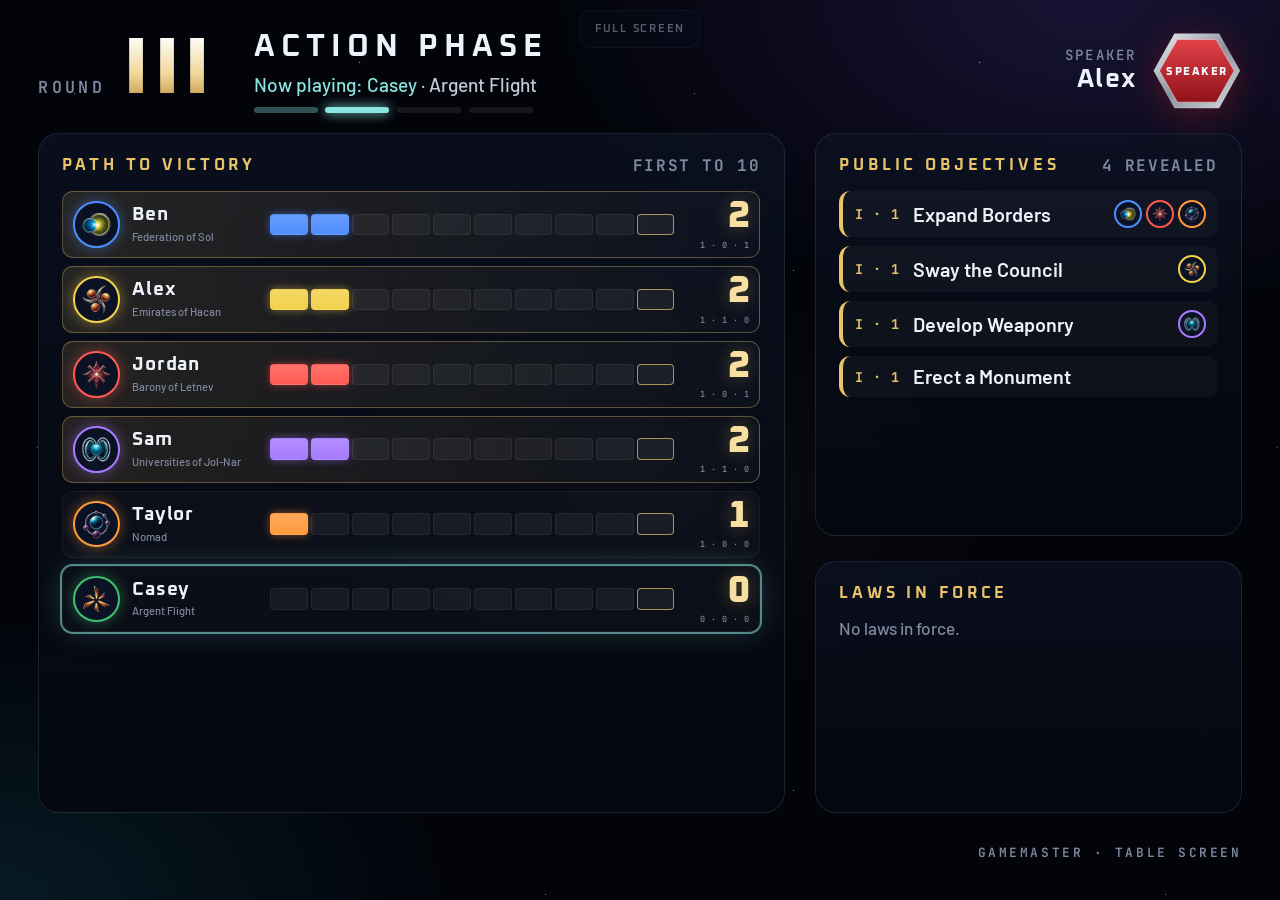
<file: table/index.html>
<!DOCTYPE html>
<html lang="en">
<head>
<meta charset="utf-8">
<meta name="viewport" content="width=device-width, initial-scale=1, viewport-fit=cover">
<title>Table screen · GameMaster</title>
<link rel="stylesheet" href="../shared/fonts/fonts.css">
<style>
:root{--void:#02040a;--ink:#eef2fa;--soft:#c3cad8;--dim:#7f89a0;--line:rgba(170,200,255,.12);--gold:#e8c36a;--gold2:#f6dfa0;--cyan:#8be6e2;--ember:#ff7a52;--violet:#b48cff;
  --display:"Oxanium",system-ui,sans-serif;--body:"Barlow",system-ui,sans-serif;--mono:"JetBrains Mono",ui-monospace,monospace;--u:min(1vw,1.78vh)}
*{box-sizing:border-box}
html,body{margin:0;height:100%;background:var(--void);color:var(--ink);font-family:var(--body);overflow:hidden}
body{background:
  radial-gradient(60% 50% at 85% 0%,rgba(110,80,220,.20),transparent 70%),
  radial-gradient(50% 45% at 0% 100%,rgba(30,140,170,.16),transparent 70%),
  radial-gradient(40% 35% at 50% 55%,rgba(232,195,106,.05),transparent 70%),var(--void)}
body::before{content:"";position:fixed;inset:0;pointer-events:none;opacity:.55;
  background-image:radial-gradient(1px 1px at 12% 18%,#fff,transparent),radial-gradient(1px 1px at 72% 34%,#cfe8ff,transparent),radial-gradient(1.4px 1.4px at 40% 80%,#fff,transparent),radial-gradient(1px 1px at 88% 72%,#ffe9c0,transparent),radial-gradient(1px 1px at 28% 52%,#fff,transparent),radial-gradient(1.2px 1.2px at 58% 12%,#fff,transparent),radial-gradient(1px 1px at 6% 86%,#cfe8ff,transparent),radial-gradient(1px 1px at 94% 40%,#fff,transparent);
  background-size:620px 520px}
.screen{position:relative;height:100%;display:grid;grid-template-rows:auto 1fr auto;gap:calc(var(--u)*1.6);padding:calc(var(--u)*2.2) calc(var(--u)*3)}

/* top band */
.top{display:grid;grid-template-columns:auto 1fr auto;align-items:center;gap:calc(var(--u)*3)}
.round{display:flex;align-items:baseline;gap:calc(var(--u)*1.4)}
.round .lbl{font:600 calc(var(--u)*1.3) var(--mono);letter-spacing:.2em;text-transform:uppercase;color:var(--dim)}
.round .rn{font:800 calc(var(--u)*6.2)/.9 var(--display);letter-spacing:.06em;background:linear-gradient(180deg,#fff,#f0d79a 55%,#b98a35);-webkit-background-clip:text;background-clip:text;color:transparent}
.phase{display:flex;flex-direction:column;gap:calc(var(--u)*.5)}
.phase b{font:700 calc(var(--u)*2.4) var(--display);letter-spacing:.2em;text-transform:uppercase}
.phase span{font:500 calc(var(--u)*1.5) var(--body);color:var(--soft)}
.phase .now{color:var(--cyan)}
.phases{display:flex;gap:calc(var(--u)*.6);margin-top:calc(var(--u)*.4)}
.phases i{width:calc(var(--u)*5);height:calc(var(--u)*.45);border-radius:9px;background:rgba(255,255,255,.08)}
.phases i.on{background:var(--cyan);box-shadow:0 0 12px var(--cyan)}.phases i.done{background:rgba(139,230,226,.35)}
.speaker{display:flex;align-items:center;gap:calc(var(--u)*1.2)}
.speaker svg{width:calc(var(--u)*7);height:auto;filter:drop-shadow(0 6px 18px rgba(200,30,30,.35))}
.speaker .who{text-align:right}.speaker .who small{display:block;font:500 calc(var(--u)*1.1) var(--mono);letter-spacing:.16em;text-transform:uppercase;color:var(--dim)}
.speaker .who b{font:700 calc(var(--u)*2) var(--display);letter-spacing:.06em}

/* body */
.main{display:grid;grid-template-columns:minmax(0,1.75fr) minmax(0,1fr);gap:calc(var(--u)*2.4);min-height:0}
.panel{border:1px solid var(--line);border-radius:calc(var(--u)*1.6);background:linear-gradient(180deg,rgba(12,18,34,.78),rgba(5,8,16,.86));padding:calc(var(--u)*1.6) calc(var(--u)*1.8);min-height:0;overflow:hidden;display:flex;flex-direction:column}
.panel h2{margin:0 0 calc(var(--u)*1.2);font:700 calc(var(--u)*1.25) var(--display);letter-spacing:.24em;text-transform:uppercase;color:var(--gold);display:flex;justify-content:space-between}
.panel h2 span{color:var(--dim);font-family:var(--mono);letter-spacing:.1em}

.track{--s:1;display:grid;gap:calc(var(--u)*.9*var(--s));flex:1;align-content:start}
.lane{display:grid;grid-template-columns:calc(var(--u)*5.2*var(--s)) minmax(calc(var(--u)*14*var(--s)),.8fr) 3fr calc(var(--u)*7*var(--s));align-items:center;gap:calc(var(--u)*1.4*var(--s));
  padding:calc(var(--u)*.7*var(--s)) calc(var(--u)*1.1*var(--s));border-radius:calc(var(--u)*1.2*var(--s));background:rgba(255,255,255,.025);border:1px solid rgba(255,255,255,.05);transition:transform .6s cubic-bezier(.2,.8,.15,1)}
.lane.lead{background:linear-gradient(90deg,rgba(232,195,106,.13),rgba(255,255,255,.02));border-color:rgba(232,195,106,.35)}
.lane.active{box-shadow:0 0 0 2px rgba(139,230,226,.55),0 0 30px rgba(139,230,226,.2)}
.lane img{width:calc(var(--u)*5.2*var(--s));height:calc(var(--u)*5.2*var(--s));border-radius:50%;border:calc(var(--u)*.32*var(--s)) solid var(--c);background:#0b1224;object-fit:contain;padding:calc(var(--u)*.55*var(--s));box-shadow:0 0 calc(var(--u)*1.6*var(--s)) color-mix(in srgb,var(--c) 45%,transparent)}
.lane .nm b{display:block;font:700 calc(var(--u)*2.1*var(--s))/1.05 var(--display);letter-spacing:.04em;white-space:nowrap;overflow:hidden;text-overflow:ellipsis}
.lane .nm span{font:500 calc(var(--u)*1.25*var(--s)) var(--body);color:var(--dim);white-space:nowrap}
.cells{display:grid;gap:calc(var(--u)*.35*var(--s))}
.cells i{height:calc(var(--u)*2.4*var(--s));border-radius:calc(var(--u)*.45*var(--s));background:rgba(255,255,255,.05);border:1px solid rgba(255,255,255,.06)}
.cells i.f{background:linear-gradient(180deg,color-mix(in srgb,var(--c) 85%,#fff),var(--c));border-color:transparent;box-shadow:0 0 calc(var(--u)*1*var(--s)) color-mix(in srgb,var(--c) 50%,transparent)}
.cells i.goal{border-color:rgba(232,195,106,.7)}
.lane .vp{font:800 calc(var(--u)*4.2*var(--s))/1 var(--display);text-align:right;color:var(--gold2);text-shadow:0 0 calc(var(--u)*2*var(--s)) rgba(232,195,106,.35)}
.lane .vp small{display:block;white-space:nowrap;font:500 calc(var(--u)*.95*var(--s)) var(--mono);letter-spacing:.06em;color:var(--dim);text-shadow:none;margin-top:calc(var(--u)*.3*var(--s))}

.side{display:grid;grid-template-rows:minmax(0,1.6fr) minmax(0,1fr);gap:calc(var(--u)*2);min-height:0}
.obj{display:grid;gap:calc(var(--u)*.7);overflow:hidden}
.o{display:grid;grid-template-columns:auto 1fr auto;gap:calc(var(--u)*1);align-items:center;padding:calc(var(--u)*.7) calc(var(--u)*.9);border-radius:calc(var(--u)*.9);background:rgba(255,255,255,.03);border-left:calc(var(--u)*.35) solid var(--s)}
.o[data-s="1"]{--s:#e8c36a}.o[data-s="2"]{--s:#6fa8ff}.o[data-s="S"]{--s:#b48cff}
.o .st{font:700 calc(var(--u)*1.05) var(--mono);color:var(--s);letter-spacing:.08em}
.o b{font:600 calc(var(--u)*1.55)/1.15 var(--body)}
.dots{display:flex;gap:calc(var(--u)*.3)}
.dots img{width:calc(var(--u)*2.2);height:calc(var(--u)*2.2);border-radius:50%;border:calc(var(--u)*.2) solid var(--c);background:#0b1224;object-fit:contain;padding:calc(var(--u)*.25)}
.laws{display:grid;gap:calc(var(--u)*.7);overflow:hidden}
.law{padding:calc(var(--u)*.7) calc(var(--u)*1);border-radius:calc(var(--u)*.9);background:linear-gradient(90deg,rgba(232,195,106,.10),transparent);border:1px solid rgba(232,195,106,.2)}
.law b{font:700 calc(var(--u)*1.5) var(--display);letter-spacing:.06em}
.law span{display:block;font:500 calc(var(--u)*1.2) var(--body);color:var(--soft)}
.none{color:var(--dim);font:500 calc(var(--u)*1.35) var(--body)}

/* bottom ticker */
.foot{display:flex;align-items:center;gap:calc(var(--u)*1.6);font:500 calc(var(--u)*1.4) var(--body);color:var(--soft);min-height:calc(var(--u)*3)}
.foot .tagx{font:700 calc(var(--u)*1.05) var(--mono);letter-spacing:.16em;text-transform:uppercase;color:var(--ember);padding:calc(var(--u)*.4) calc(var(--u)*.9);border:1px solid rgba(255,122,82,.5);border-radius:99px}
.foot .brand{margin-left:auto;font:600 calc(var(--u)*1) var(--mono);letter-spacing:.2em;text-transform:uppercase;color:var(--dim)}

.wait[hidden],.screen[hidden]{display:none!important}
.wait{position:fixed;inset:0;display:grid;place-items:center;text-align:center;padding:24px}
.wait b{display:block;font:700 calc(var(--u)*3) var(--display);letter-spacing:.2em;text-transform:uppercase;margin-bottom:12px}
.wait p{color:var(--soft);font-size:calc(var(--u)*1.6);max-width:40em;margin:0 auto}
.fs{position:fixed;left:50%;transform:translateX(-50%);top:10px;height:38px;padding:0 14px;border-radius:10px;border:1px solid var(--line);background:rgba(10,15,30,.8);color:var(--soft);font:600 11px var(--display);letter-spacing:.16em;text-transform:uppercase;cursor:pointer;opacity:.45}.fs:hover{opacity:1}
:fullscreen .fs{display:none}

/* narrow fallback (phone or portrait) */
@media (max-aspect-ratio:1/1){
  :root{--u:1.9vw}
  html,body{overflow:auto}
  .screen{height:auto;min-height:100%}
  .main{grid-template-columns:1fr}
  .side{grid-template-rows:auto auto}
  .lane{grid-template-columns:calc(var(--u)*5.2) 1fr calc(var(--u)*5.6)}.lane .cells{grid-column:1/-1;grid-row:2}
}
</style>
</head>
<body>
<div class="screen" id="screen" hidden>
  <div class="top">
    <div class="round"><span class="lbl">Round</span><span class="rn" id="rn">I</span></div>
    <div class="phase"><b id="ph">Strategy phase</b><span id="phsub"></span><div class="phases" id="phases"></div></div>
    <div class="speaker" id="spk"></div>
  </div>
  <div class="main">
    <div class="panel"><h2>Path to victory <span id="goal"></span></h2><div class="track" id="track"></div></div>
    <div class="side">
      <div class="panel"><h2>Public objectives <span id="objn"></span></h2><div class="obj" id="obj"></div></div>
      <div class="panel"><h2>Laws in force</h2><div class="laws" id="laws"></div></div>
    </div>
  </div>
  <div class="foot" id="foot"></div>
</div>
<div class="wait" id="wait"><div><b>Waiting for the game</b><p>Keep this window open on the TV. It follows the game running in the Ledger on this device, so set up or continue a game in the other window.</p></div></div>
<button class="fs" id="fs">Full screen</button>

<script src="../shared/factions.js"></script>
<script src="../shared/bus.js"></script>
<script src="../shared/table.js"></script>
<script>
(function () {
  const $ = id => document.getElementById(id);
  const esc = s => String(s ?? '').replace(/[&<>"]/g, c => ({'&':'&amp;','<':'&lt;','>':'&gt;','"':'&quot;'}[c]));
  const read = k => { try { return JSON.parse(localStorage.getItem(k)); } catch (e) { return null; } };
  const em = fid => { const f = TI4.faction(fid); return f && f.art.emblem ? '../' + f.art.emblem : ''; };
  const fname = fid => { const f = TI4.faction(fid); return f ? f.name.replace(/^The /, '') : ''; };
  const col = c => TI4.COLORS[c] || '#888';
  const ROMAN = n => ['', 'I', 'II', 'III', 'IV', 'V', 'VI', 'VII', 'VIII', 'IX', 'X', 'XI', 'XII'][n] || String(n);
  const PH = ['strategy', 'action', 'status', 'agenda'], PHN = { strategy: 'Strategy phase', action: 'Action phase', status: 'Status phase', agenda: 'Agenda phase' };
  const SPEAKER = `<svg viewBox="0 0 120 104"><defs><linearGradient id="en" x1="0" y1="0" x2="0" y2="1"><stop offset="0" stop-color="#e2424a"/><stop offset="1" stop-color="#8e1218"/></linearGradient>
    <linearGradient id="rim" x1="0" y1="0" x2="1" y2="1"><stop offset="0" stop-color="#f2f4f8"/><stop offset=".5" stop-color="#8d939f"/><stop offset="1" stop-color="#d8dbe2"/></linearGradient></defs>
    <polygon points="30,2 90,2 118,52 90,102 30,102 2,52" fill="url(#rim)"/><polygon points="34,10 86,10 110,52 86,94 34,94 10,52" fill="url(#en)"/>
    <polygon points="34,10 86,10 110,52 86,94 34,94 10,52" fill="none" stroke="rgba(255,255,255,.35)" stroke-width="1.5"/>
    <text x="60" y="58" text-anchor="middle" font-family="Oxanium" font-weight="800" font-size="15" letter-spacing="2" fill="#f4f5f8">SPEAKER</text></svg>`;

  function draw() {
    const b = read('ti4gm:board'), t = TI4.table.read();
    const ok = b && b.players && b.players.length && (!t || t.gid === b.gid);
    $('screen').hidden = !ok; $('wait').hidden = !!ok;
    if (!ok) return;
    const by = Object.fromEntries(b.players.map(p => [p.id, p]));
    $('rn').textContent = ROMAN(b.round);
    const pi = PH.indexOf(b.phase);
    $('ph').textContent = PHN[b.phase] || 'Setup';
    const act = b.active && by[b.active];
    $('phsub').innerHTML = act ? `<span class="now">Now playing: ${esc(act.name)}</span> · ${esc(fname(act.faction))}` : (b.sample ? 'Sample game' : '');
    $('phases').innerHTML = PH.map((k, i) => `<i class="${i === pi ? 'on' : i < pi ? 'done' : ''}"></i>`).join('');
    const sp = b.speaker && by[b.speaker];
    $('spk').innerHTML = sp ? `<div class="who"><small>Speaker</small><b>${esc(sp.name)}</b></div>${SPEAKER}` : '';
    // score track
    const goal = b.goal || 10, rows = b.players.slice().sort((x, y) => y.total - x.total), top = rows[0] ? rows[0].total : 0;
    $('goal').textContent = 'first to ' + goal;
    $('track').style.setProperty('--s', rows.length <= 4 ? 1 : Math.max(.52, 4.2 / rows.length).toFixed(3));
    $('track').innerHTML = rows.map(p => {
      const cells = Array.from({ length: goal }, (_, i) => `<i class="${i < p.total ? 'f' : ''} ${i === goal - 1 ? 'goal' : ''}"></i>`).join('');
      return `<div class="lane ${p.total === top && top > 0 ? 'lead' : ''} ${p.id === b.active ? 'active' : ''}" style="--c:${col(p.color)}">
        <img src="${em(p.faction)}" alt=""><div class="nm"><b>${esc(p.name)}</b><span>${esc(fname(p.faction))}</span></div>
        <div class="cells" style="grid-template-columns:repeat(${goal},1fr)">${cells}</div>
        <div class="vp">${p.total}<small>${p.pub} · ${p.sec} · ${p.oth}</small></div></div>`;
    }).join('');
    // objectives
    const pubs = b.publics || [];
    $('objn').textContent = pubs.length ? pubs.length + ' revealed' : '';
    $('obj').innerHTML = pubs.length ? pubs.map(o => `<div class="o" data-s="${o.stage}"><span class="st">${o.stage === 'S' ? 'SECRET' : o.stage === 2 ? 'II' : 'I'} · ${o.pts}</span><b>${esc(o.name)}</b>
        <span class="dots">${o.by.map(id => by[id] ? `<img src="${em(by[id].faction)}" alt="" style="--c:${col(by[id].color)}" title="${esc(by[id].name)}">` : '').join('')}</span></div>`).join('')
      : '<div class="none">No objectives revealed yet.</div>';
    // laws
    const L = read('ti4gm:laws'), laws = L && L.gid === b.gid ? L.laws : [];
    $('laws').innerHTML = laws.length ? laws.map(l => `<div class="law"><b>${esc(l.name)}</b>${l.holder ? `<span>${esc(l.holder)}</span>` : ''}</div>`).join('') : '<div class="none">No laws in force.</div>';
    // ticker
    $('foot').innerHTML = (b.battle ? `<span class="tagx">Last battle · R${b.battle.round}</span><span>${esc(b.battle.text)}</span>` : '') + `<span class="brand">GameMaster · Table screen</span>`;
  }
  ['board', 'table', 'laws'].forEach(e => TI4.on(e, draw));
  addEventListener('storage', e => { if (e.key && e.key.startsWith('ti4gm:')) draw(); });
  setInterval(draw, 5000);
  draw();

  $('fs').onclick = () => document.documentElement.requestFullscreen && document.documentElement.requestFullscreen().catch(() => {});
  /* keep the TV awake while this is open */
  async function wake() { try { if ('wakeLock' in navigator) await navigator.wakeLock.request('screen'); } catch (e) {} }
  wake(); document.addEventListener('visibilitychange', () => { if (document.visibilityState === 'visible') wake(); });
})();
</script>
</body>
</html>
</file>
<file: shared/fonts/fonts.css>
/* Fonts served with the site (SIL Open Font License, see OFL.txt): nothing is loaded from third parties. */
@font-face{font-family:'Oxanium';font-style:normal;font-weight:200 800;font-display:swap;src:url(oxanium.woff2) format('woff2')}
@font-face{font-family:'JetBrains Mono';font-style:normal;font-weight:100 800;font-display:swap;src:url(jetbrains-mono.woff2) format('woff2')}
@font-face{font-family:'Barlow';font-style:normal;font-weight:400;font-display:swap;src:url(barlow-400.woff2) format('woff2')}
@font-face{font-family:'Barlow';font-style:normal;font-weight:500;font-display:swap;src:url(barlow-500.woff2) format('woff2')}
@font-face{font-family:'Barlow';font-style:normal;font-weight:600;font-display:swap;src:url(barlow-600.woff2) format('woff2')}
@font-face{font-family:'Barlow';font-style:normal;font-weight:700;font-display:swap;src:url(barlow-700.woff2) format('woff2')}
@font-face{font-family:'Barlow';font-style:italic;font-weight:400;font-display:swap;src:url(barlow-400-italic.woff2) format('woff2')}
@font-face{font-family:'Barlow Semi Condensed';font-style:normal;font-weight:400;font-display:swap;src:url(barlow-semi-condensed-400.woff2) format('woff2')}
@font-face{font-family:'Barlow Semi Condensed';font-style:normal;font-weight:500;font-display:swap;src:url(barlow-semi-condensed-500.woff2) format('woff2')}
@font-face{font-family:'Barlow Semi Condensed';font-style:normal;font-weight:600;font-display:swap;src:url(barlow-semi-condensed-600.woff2) format('woff2')}
@font-face{font-family:'Barlow Semi Condensed';font-style:normal;font-weight:700;font-display:swap;src:url(barlow-semi-condensed-700.woff2) format('woff2')}
</file>
<file: ledger/scenes.css>
.sc [class^="a-"],.sc [class*=" a-"]{transform-box:fill-box}
.sc .a-pulse{animation:aPulse 3s ease-in-out infinite}
@keyframes aPulse{50%{opacity:.3}}
.sc .a-bob{animation:aBob 5s ease-in-out infinite}
@keyframes aBob{50%{transform:translateY(-7px)}}
.sc .a-spin{transform-origin:center;animation:aSpin 30s linear infinite}
.sc .a-spin.rev{animation-direction:reverse}
@keyframes aSpin{to{transform:rotate(360deg)}}
.sc .a-grow{transform-origin:center;animation:aGrow 4s ease-in-out infinite}
@keyframes aGrow{50%{transform:scale(1.08);opacity:.6}}
.sc .a-ping{transform-origin:center;animation:aPing 2.6s ease-out infinite}
@keyframes aPing{from{transform:scale(.6);opacity:.9}to{transform:scale(2.4);opacity:0}}
.sc .a-shot{animation:aShot 2.4s linear infinite;opacity:0}
@keyframes aShot{8%,26%{opacity:1}34%{opacity:0}}
.sc .a-dash{stroke-dasharray:5 7;animation:aDash 1.8s linear infinite}
@keyframes aDash{to{stroke-dashoffset:-24}}
.sc .a-flick{animation:aFlick .35s steps(2) infinite alternate}
@keyframes aFlick{to{opacity:.45}}
.sc .a-wave{transform-origin:left center;animation:aWave 1.6s ease-in-out infinite alternate}
@keyframes aWave{to{transform:skewY(-10deg) scaleX(.9)}}
.sc .a-fly{animation:aFly 4s ease-in-out infinite;opacity:0}
@keyframes aFly{0%{transform:translate(0,0);opacity:0}12%{opacity:1}80%{opacity:1}100%{transform:translate(var(--fx),var(--fy));opacity:0}}
.sc .a-pop{transform-origin:center bottom;animation:aPop 6s ease-out infinite;transform:scale(0)}
@keyframes aPop{0%,6%{transform:scale(0)}14%,92%{transform:scale(1)}100%{transform:scale(0)}}
.sc .a-boom{animation:aBoom 2.4s ease-out infinite;opacity:0}
@keyframes aBoom{0%{transform:scale(.2);opacity:0}8%{opacity:1}45%{transform:scale(1.15);opacity:0}100%{opacity:0}}
.sc .a-spark{animation:aBoom 1.4s ease-out infinite}
.sc .a-fall{animation:aFall 2.4s ease-in infinite}
@keyframes aFall{0%,25%{transform:none;opacity:1}60%,100%{transform:translateY(16px) rotate(70deg);opacity:0}}
.sc .a-hitout{animation:aHit 2.4s linear infinite}
@keyframes aHit{0%,30%{opacity:1}36%{opacity:0}92%{opacity:0}100%{opacity:1}}
.sc .a-tatter{transform-origin:left center;animation:aWave .7s ease-in-out infinite alternate}
.sc .a-drift-r{transform-origin:center;animation:aDriftR 7s linear infinite}
@keyframes aDriftR{to{transform:translate(18px,-10px) rotate(360deg)}}
.sc .a-sand{transform-origin:center bottom;animation:aSand 6s linear infinite}
@keyframes aSand{to{transform:scale(.15)}}
.sc .a-look{animation:aLook 5s ease-in-out infinite}
@keyframes aLook{25%{transform:translateX(-26px)}60%{transform:translateX(26px)}}
.sc .a-burn,.sc .a-burnup{animation:aBurn 3s ease-in infinite}
@keyframes aBurn{0%,20%{transform:none;opacity:1}100%{transform:translateY(-40px) scale(.6);opacity:0}}
.sc .a-stomp{animation:aStomp 1.6s ease-in-out infinite}
@keyframes aStomp{50%{transform:translateY(-6px)}}
.sc .a-raise{transform-origin:center bottom;animation:aRaise 2s ease-in-out infinite alternate}
@keyframes aRaise{from{transform:scaleY(.3)}}
.sc .a-gavel{animation:aGavel 1.8s ease-in infinite}
@keyframes aGavel{0%,60%{transform:rotate(-28deg)}75%{transform:rotate(6deg)}100%{transform:rotate(-28deg)}}
.sc .a-exhaust{transform-origin:center;animation:aExh 4s ease-in-out infinite}
@keyframes aExh{0%,30%{transform:none;opacity:1}55%,85%{transform:rotate(90deg) scale(.85);opacity:.5}100%{transform:none;opacity:1}}
.sc .a-ready{transform-origin:center;animation:aReady 3.5s ease-in-out infinite}
@keyframes aReady{0%,25%{transform:rotate(90deg);opacity:.55}50%,90%{transform:none;opacity:1}100%{transform:rotate(90deg);opacity:.55}}
.sc .cam{transform-origin:240px 135px;transform-box:view-box;animation:aCam 18s ease-in-out infinite alternate}
@keyframes aCam{to{transform:scale(1.07)}}
.sc .a-rays{animation:aRays 9s ease-in-out infinite alternate}
@keyframes aRays{from{opacity:.55}to{opacity:1}}
.sc .a-sweep{transform-box:view-box;animation:aSweep 11s ease-in-out infinite}
@keyframes aSweep{0%,62%{transform:rotate(18deg) translateX(0)}82%,100%{transform:rotate(18deg) translateX(720px)}}
.sc .a-light{animation:aLight 4s ease-in-out infinite;opacity:.15}
@keyframes aLight{30%,60%{opacity:1}}
.sc .a-scan{transform-origin:0 0;transform-box:view-box;animation:aScan 4s ease-in-out infinite alternate}
@keyframes aScan{from{transform:rotate(-14deg)}to{transform:rotate(14deg)}}
.sc .a-flipcard{animation:aFlipC 3.2s ease-in-out infinite}
@keyframes aFlipC{0%,30%{transform:scaleX(1)}45%{transform:scaleX(0)}60%,100%{transform:scaleX(1)}}
@keyframes aPath{from{offset-distance:0%}to{offset-distance:100%}}
.still .sc *{animation:none!important}
.still .sc .a-light{opacity:.8}
.still .sc .a-sweep{display:none}
.still .sc .a-fly,.still .sc .a-shot,.still .sc .a-boom{opacity:1}
.still .sc .a-pop{transform:none}
@media (prefers-reduced-motion:reduce){.sc *{animation:none!important}}

.obj-art .sc .cam,.dk .sc .cam{animation:none}
.obj-art .sc .a-sweep,.dk .sc .a-sweep,.obj-art .sc .a-rays{animation:none}
.obj-art .sc .a-sweep{display:none}
</file>
